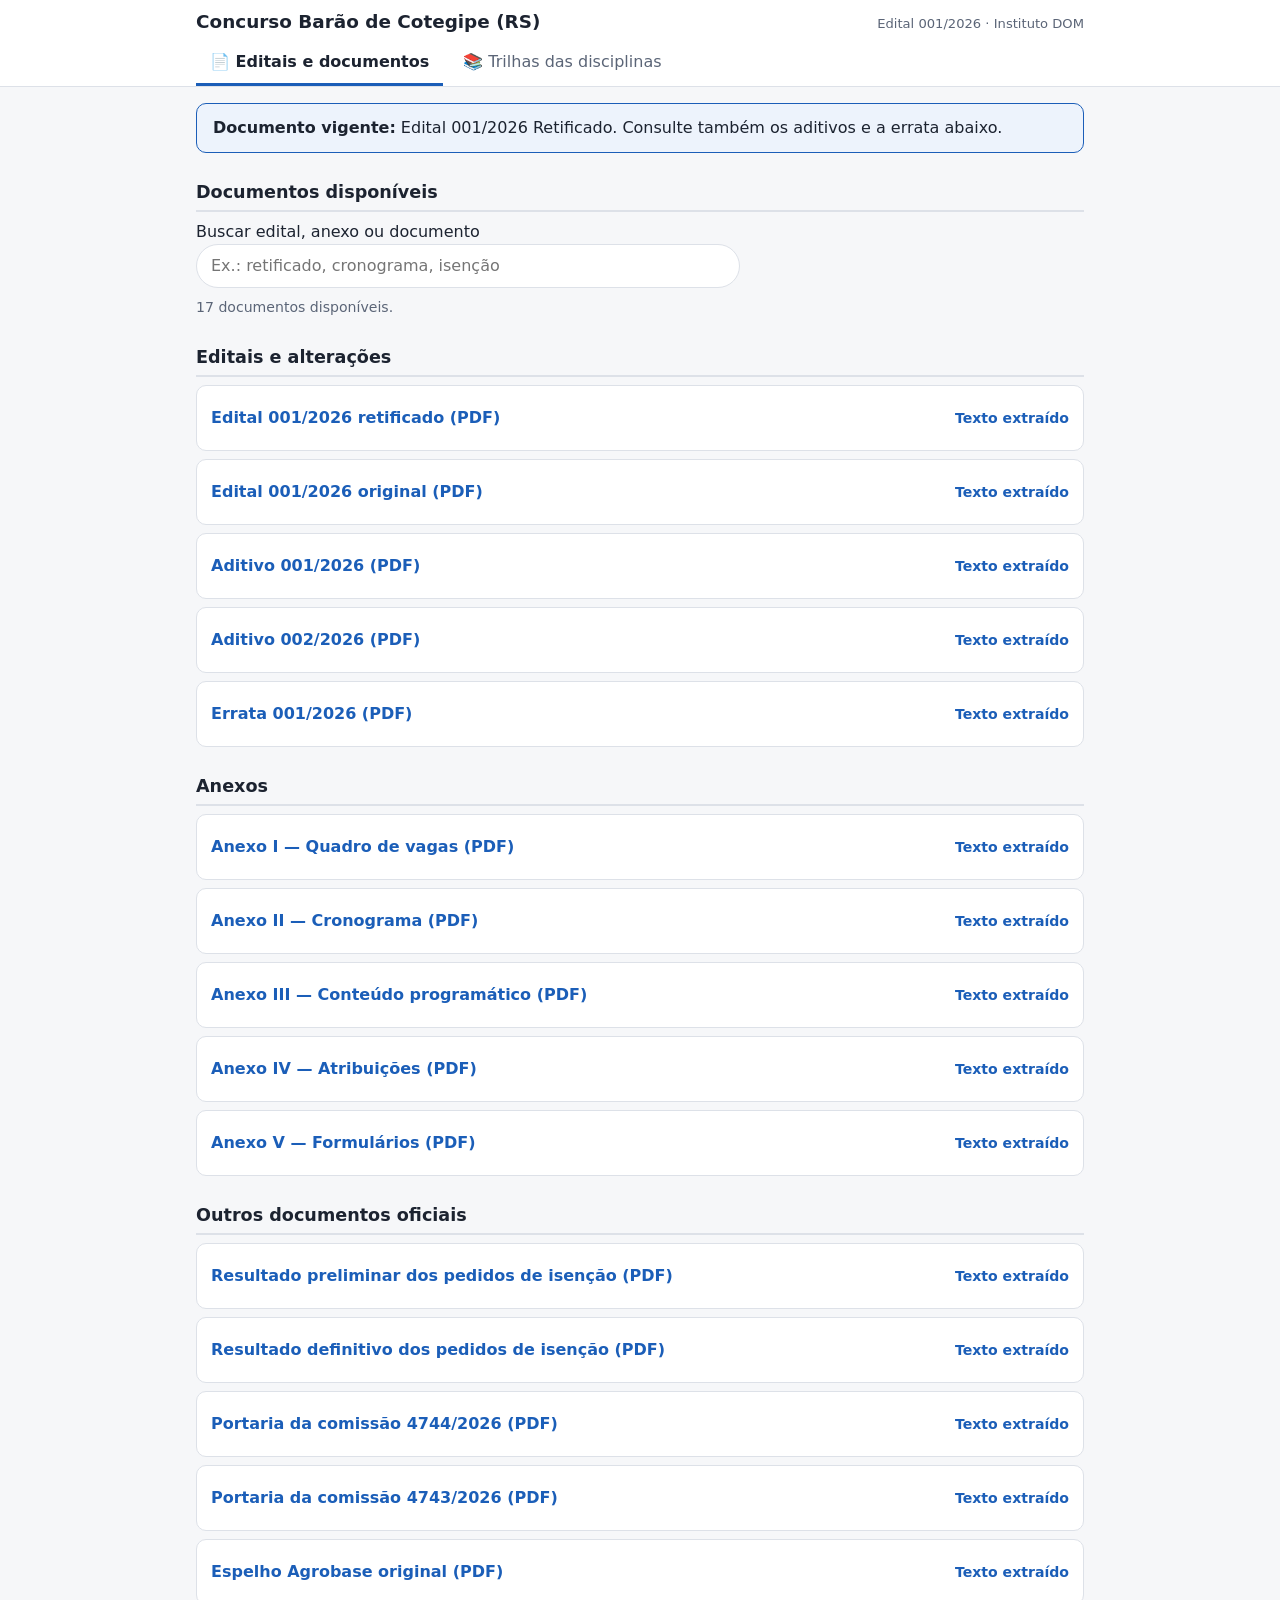
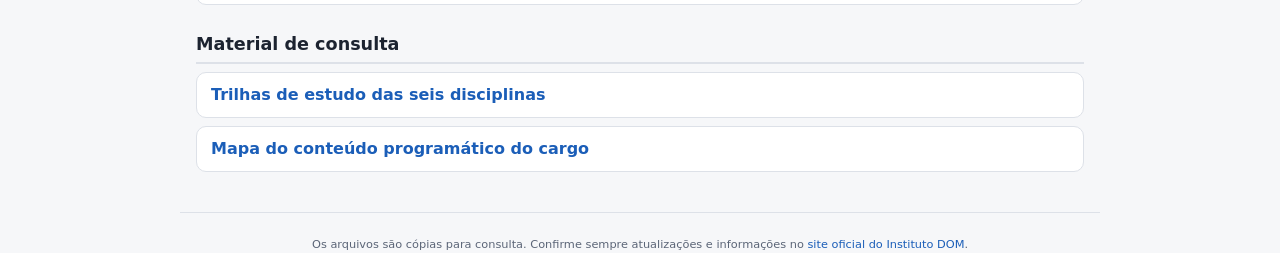
<file: edital/index.html>
<!DOCTYPE html>
<html lang="pt-BR">
<head>
  <meta charset="utf-8">
  <meta name="viewport" content="width=device-width, initial-scale=1">
  <meta name="description" content="Editais, aditivos, anexos e documentos oficiais do Concurso de Barão de Cotegipe (RS), Edital 001/2026.">
  <title>Edital 001/2026 — Barão de Cotegipe (RS)</title>
  <link rel="stylesheet" href="site.css">
</head>
<body>
  <header class="topo">
    <div class="wrap">
      <div class="topo-linha">
        <h1>Concurso Barão de Cotegipe (RS)</h1>
        <span class="topo-sub">Edital 001/2026 · Instituto DOM</span>
      </div>
      <nav class="abas" aria-label="Seções do site">
        <a href="index.html" aria-current="page">📄 Editais e documentos</a>
        <a href="disciplinas/index.html">📚 Trilhas das disciplinas</a>
      </nav>
    </div>
  </header>


  <main class="wrap">
    <p class="destaque"><strong>Documento vigente:</strong> Edital 001/2026 Retificado. Consulte também os aditivos e a errata abaixo.</p>
    <h2 id="documentos">Documentos disponíveis</h2>
    <label for="busca">Buscar edital, anexo ou documento</label><br>
    <input class="busca" type="search" id="busca" placeholder="Ex.: retificado, cronograma, isenção" aria-describedby="resultado-busca">
    <p class="resultado-busca" id="resultado-busca" role="status" aria-live="polite"></p>

    <section aria-labelledby="editais-heading">
    <h2 id="editais-heading">Editais e alterações</h2>
    <ul class="lista">
      <li><a href="oficial/01-edital-001-2026-RETIFICADO.pdf">Edital 001/2026 retificado (PDF)</a> <span class="formatos"><a href="texto/01-edital-001-2026-RETIFICADO.txt">Texto extraído</a></span></li>
      <li><a href="oficial/02-edital-001-2026-original.pdf">Edital 001/2026 original (PDF)</a> <span class="formatos"><a href="texto/02-edital-001-2026-original.txt">Texto extraído</a></span></li>
      <li><a href="oficial/03-aditivo-001-26.pdf">Aditivo 001/2026 (PDF)</a> <span class="formatos"><a href="texto/03-aditivo-001-26.txt">Texto extraído</a></span></li>
      <li><a href="oficial/04-aditivo-002-26.pdf">Aditivo 002/2026 (PDF)</a> <span class="formatos"><a href="texto/04-aditivo-002-26.txt">Texto extraído</a></span></li>
      <li><a href="oficial/05-errata-001-26.pdf">Errata 001/2026 (PDF)</a> <span class="formatos"><a href="texto/05-errata-001-26.txt">Texto extraído</a></span></li>
    </ul>
    </section>

    <section aria-labelledby="anexos-heading">
    <h2 id="anexos-heading">Anexos</h2>
    <ul class="lista">
      <li><a href="oficial/10-anexo-I-quadro-de-vagas.pdf">Anexo I — Quadro de vagas (PDF)</a> <span class="formatos"><a href="texto/10-anexo-I-quadro-de-vagas.txt">Texto extraído</a></span></li>
      <li><a href="oficial/11-anexo-II-cronograma.pdf">Anexo II — Cronograma (PDF)</a> <span class="formatos"><a href="texto/11-anexo-II-cronograma.txt">Texto extraído</a></span></li>
      <li><a href="oficial/12-anexo-III-conteudo-programatico.pdf">Anexo III — Conteúdo programático (PDF)</a> <span class="formatos"><a href="texto/12-anexo-III-conteudo-programatico.txt">Texto extraído</a></span></li>
      <li><a href="oficial/13-anexo-IV-atribuicoes.pdf">Anexo IV — Atribuições (PDF)</a> <span class="formatos"><a href="texto/13-anexo-IV-atribuicoes.txt">Texto extraído</a></span></li>
      <li><a href="oficial/14-anexo-V-formularios.pdf">Anexo V — Formulários (PDF)</a> <span class="formatos"><a href="texto/14-anexo-V-formularios.txt">Texto extraído</a></span></li>
    </ul>
    </section>

    <section aria-labelledby="outros-heading">
    <h2 id="outros-heading">Outros documentos oficiais</h2>
    <ul class="lista">
      <li><a href="oficial/20-isencao-preliminar.pdf">Resultado preliminar dos pedidos de isenção (PDF)</a> <span class="formatos"><a href="texto/20-isencao-preliminar.txt">Texto extraído</a></span></li>
      <li><a href="oficial/21-isencao-definitivo.pdf">Resultado definitivo dos pedidos de isenção (PDF)</a> <span class="formatos"><a href="texto/21-isencao-definitivo.txt">Texto extraído</a></span></li>
      <li><a href="oficial/30-portaria-comissao-4744-26.pdf">Portaria da comissão 4744/2026 (PDF)</a> <span class="formatos"><a href="texto/30-portaria-comissao-4744-26.txt">Texto extraído</a></span></li>
      <li><a href="oficial/31-portaria-comissao-4743-26.pdf">Portaria da comissão 4743/2026 (PDF)</a> <span class="formatos"><a href="texto/31-portaria-comissao-4743-26.txt">Texto extraído</a></span></li>
      <li><a href="oficial/99-espelho-agrobase-original.pdf">Espelho Agrobase original (PDF)</a> <span class="formatos"><a href="texto/99-espelho-agrobase-original.txt">Texto extraído</a></span></li>
    </ul>
    </section>

    <section aria-labelledby="consulta-heading">
    <h2 id="consulta-heading">Material de consulta</h2>
    <ul class="lista">
      <li><a href="disciplinas/index.html">Trilhas de estudo das seis disciplinas</a></li>
      <li><a href="MAPA-DO-PROGRAMA.md">Mapa do conteúdo programático do cargo</a></li>
    </ul>
    </section>
  </main>
  <footer class="wrap rodape">
    <small>Os arquivos são cópias para consulta. Confirme sempre atualizações e informações no <a href="https://institutodom.com/informacoes/95/">site oficial do Instituto DOM</a>.</small>
  </footer>
  <script>
    (function () {
      var busca = document.getElementById('busca');
      var resultado = document.getElementById('resultado-busca');
      var secoes = Array.prototype.slice.call(document.querySelectorAll('main section'));
      var itens = [];

      secoes.forEach(function (secao) {
        Array.prototype.forEach.call(secao.querySelectorAll('li'), function (item) {
          itens.push({ elemento: item, secao: secao, texto: item.textContent });
        });
      });

      function normalizar(texto) {
        return texto.toLocaleLowerCase('pt-BR').normalize('NFD').replace(/[\u0300-\u036f]/g, '');
      }

      busca.addEventListener('input', function () {
        var termo = normalizar(busca.value.trim());
        var encontrados = 0;
        var porSecao = new Map();

        itens.forEach(function (item) {
          var visivel = !termo || normalizar(item.texto).indexOf(termo) !== -1;
          item.elemento.hidden = !visivel;
          if (visivel) {
            encontrados++;
            porSecao.set(item.secao, true);
          }
        });

        secoes.forEach(function (secao) {
          secao.hidden = termo.length > 0 && !porSecao.has(secao);
        });

        resultado.textContent = termo
          ? encontrados + (encontrados === 1 ? ' documento encontrado.' : ' documentos encontrados.')
          : itens.length + ' documentos disponíveis.';
      });

      busca.dispatchEvent(new Event('input'));
    })();
  </script>
</body>
</html>
</file>
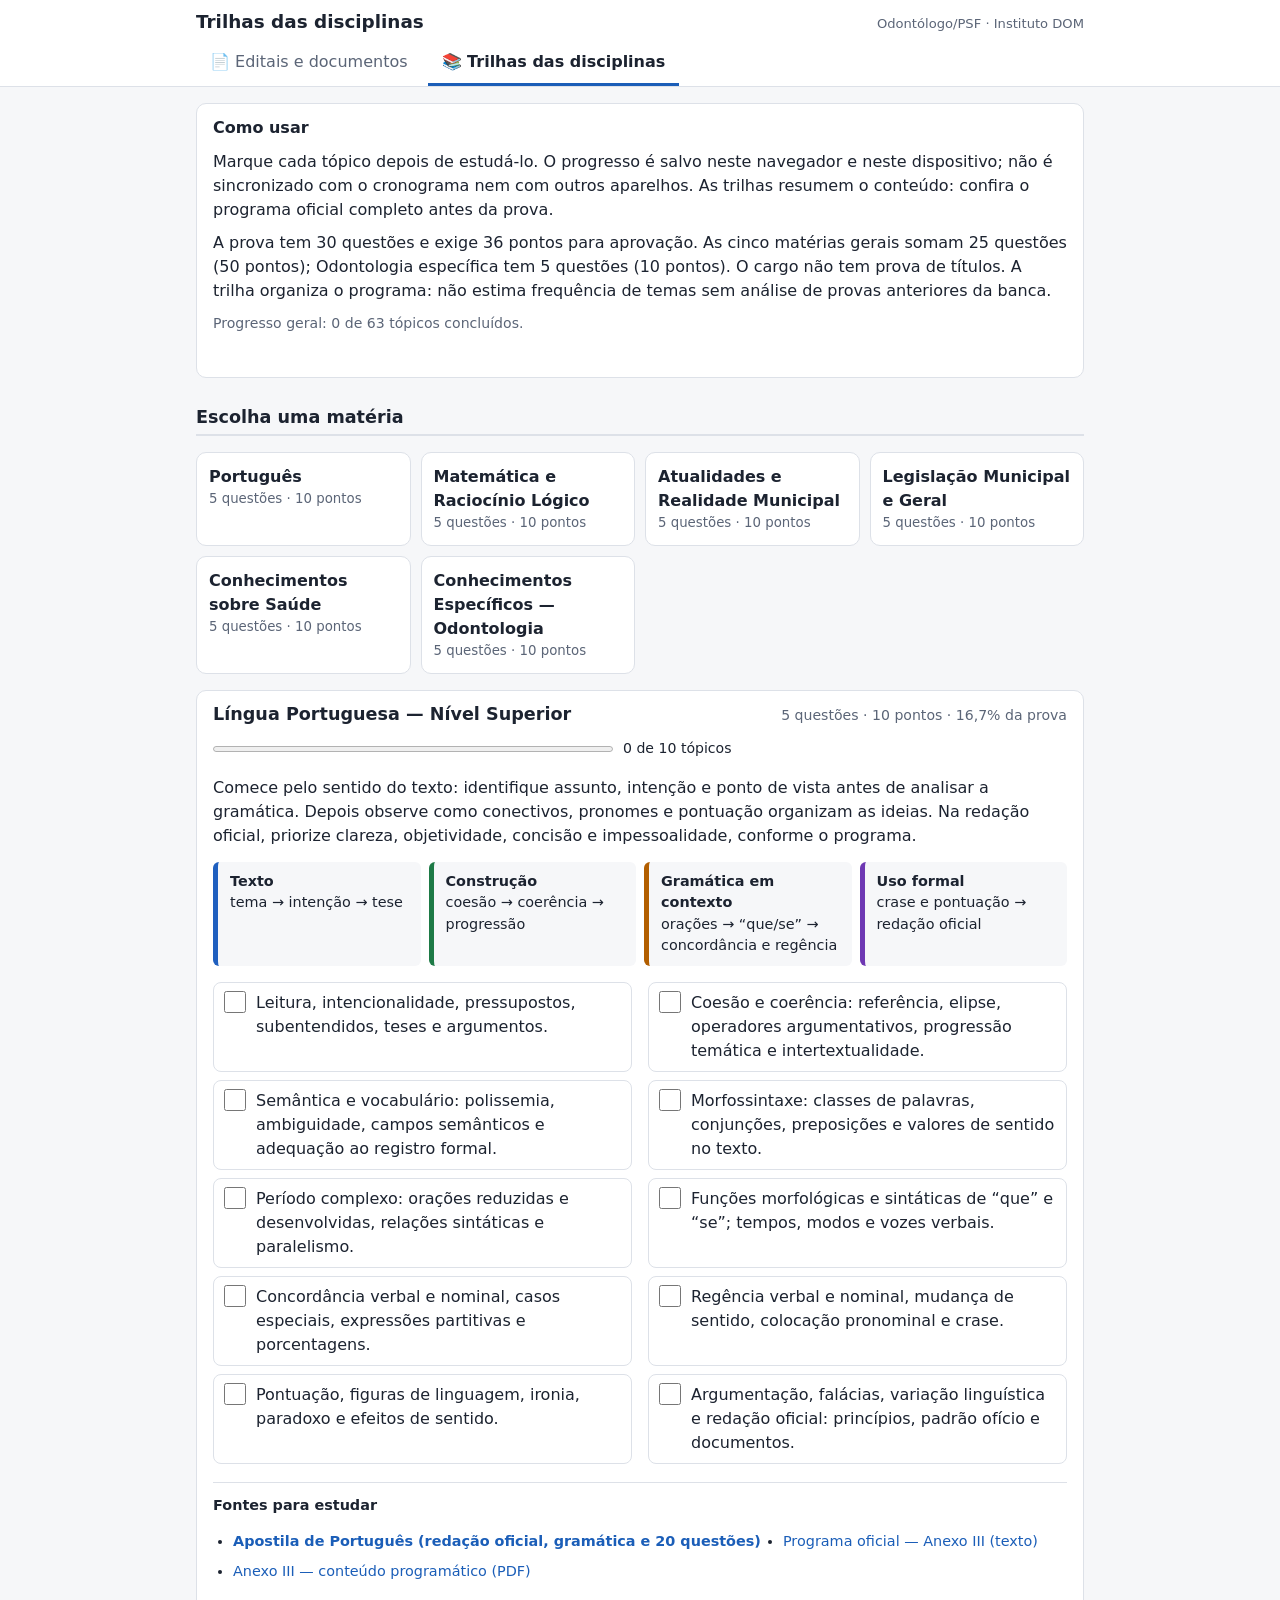
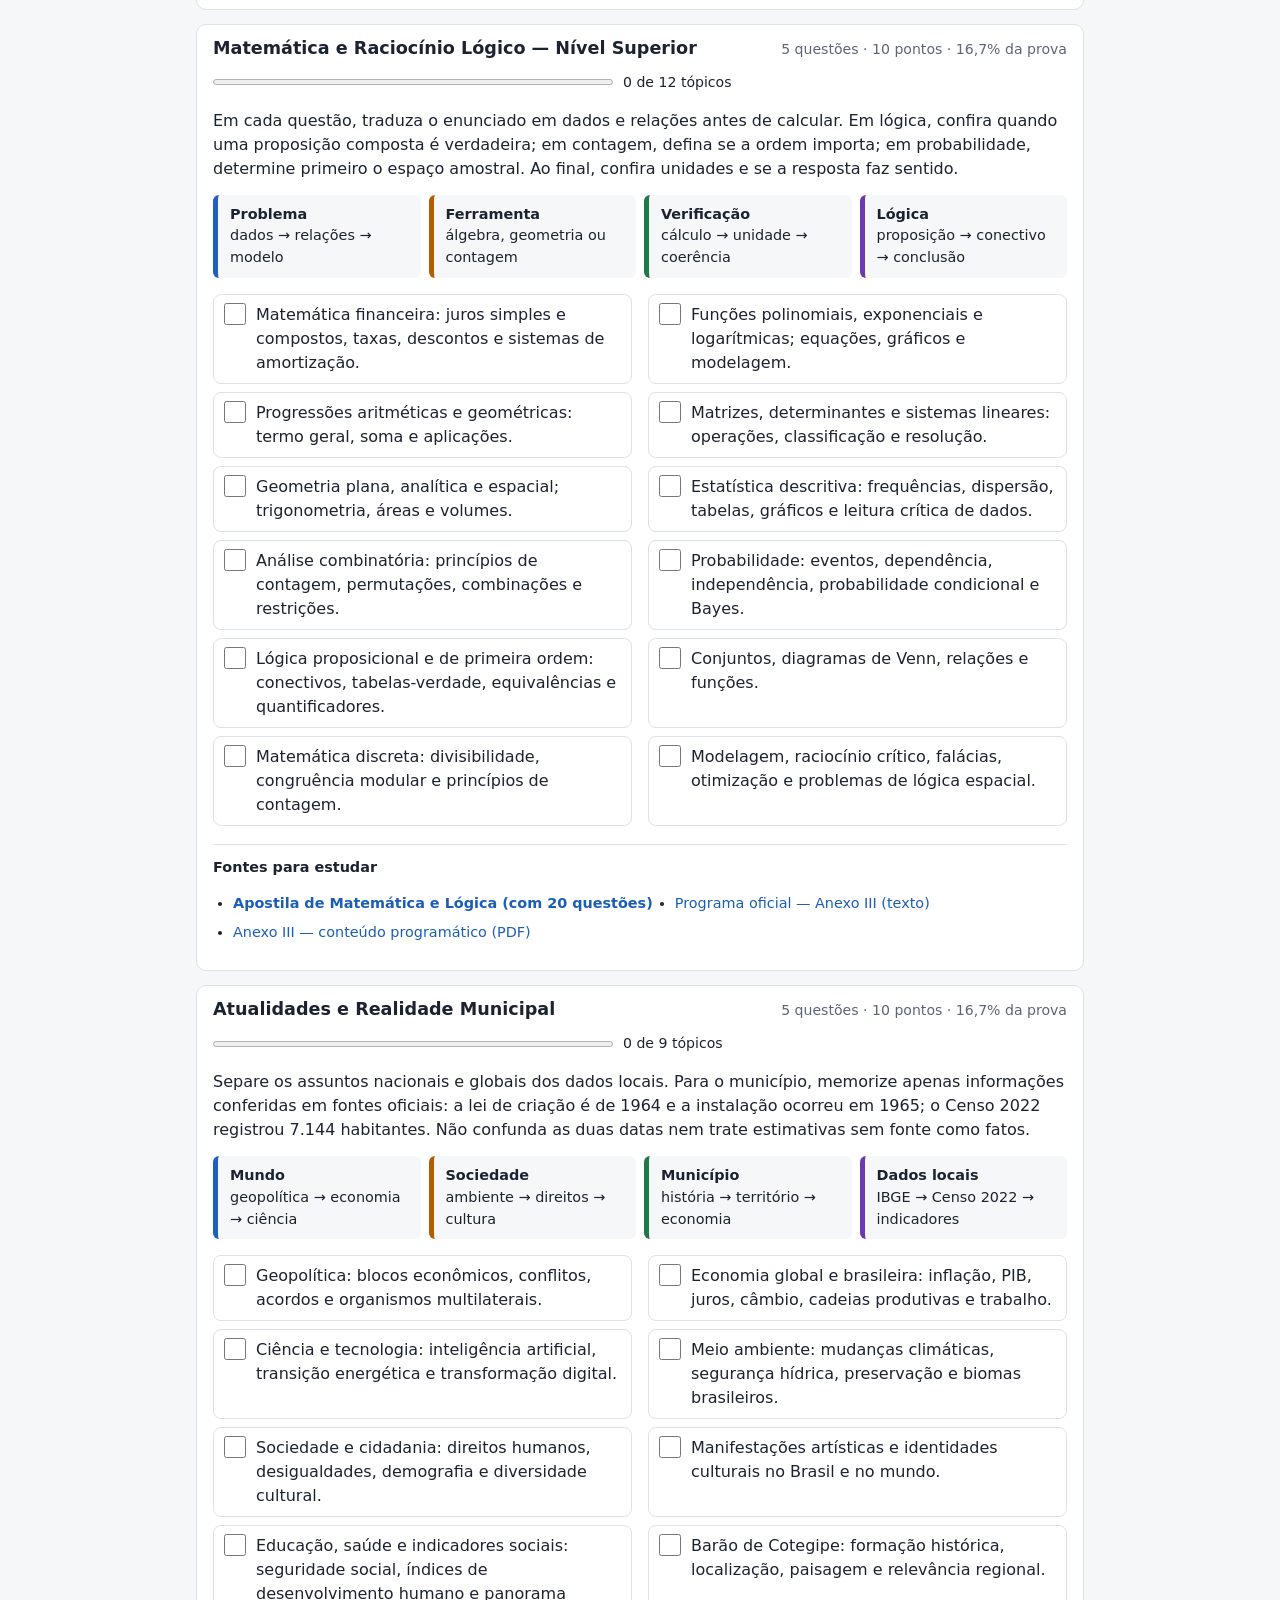
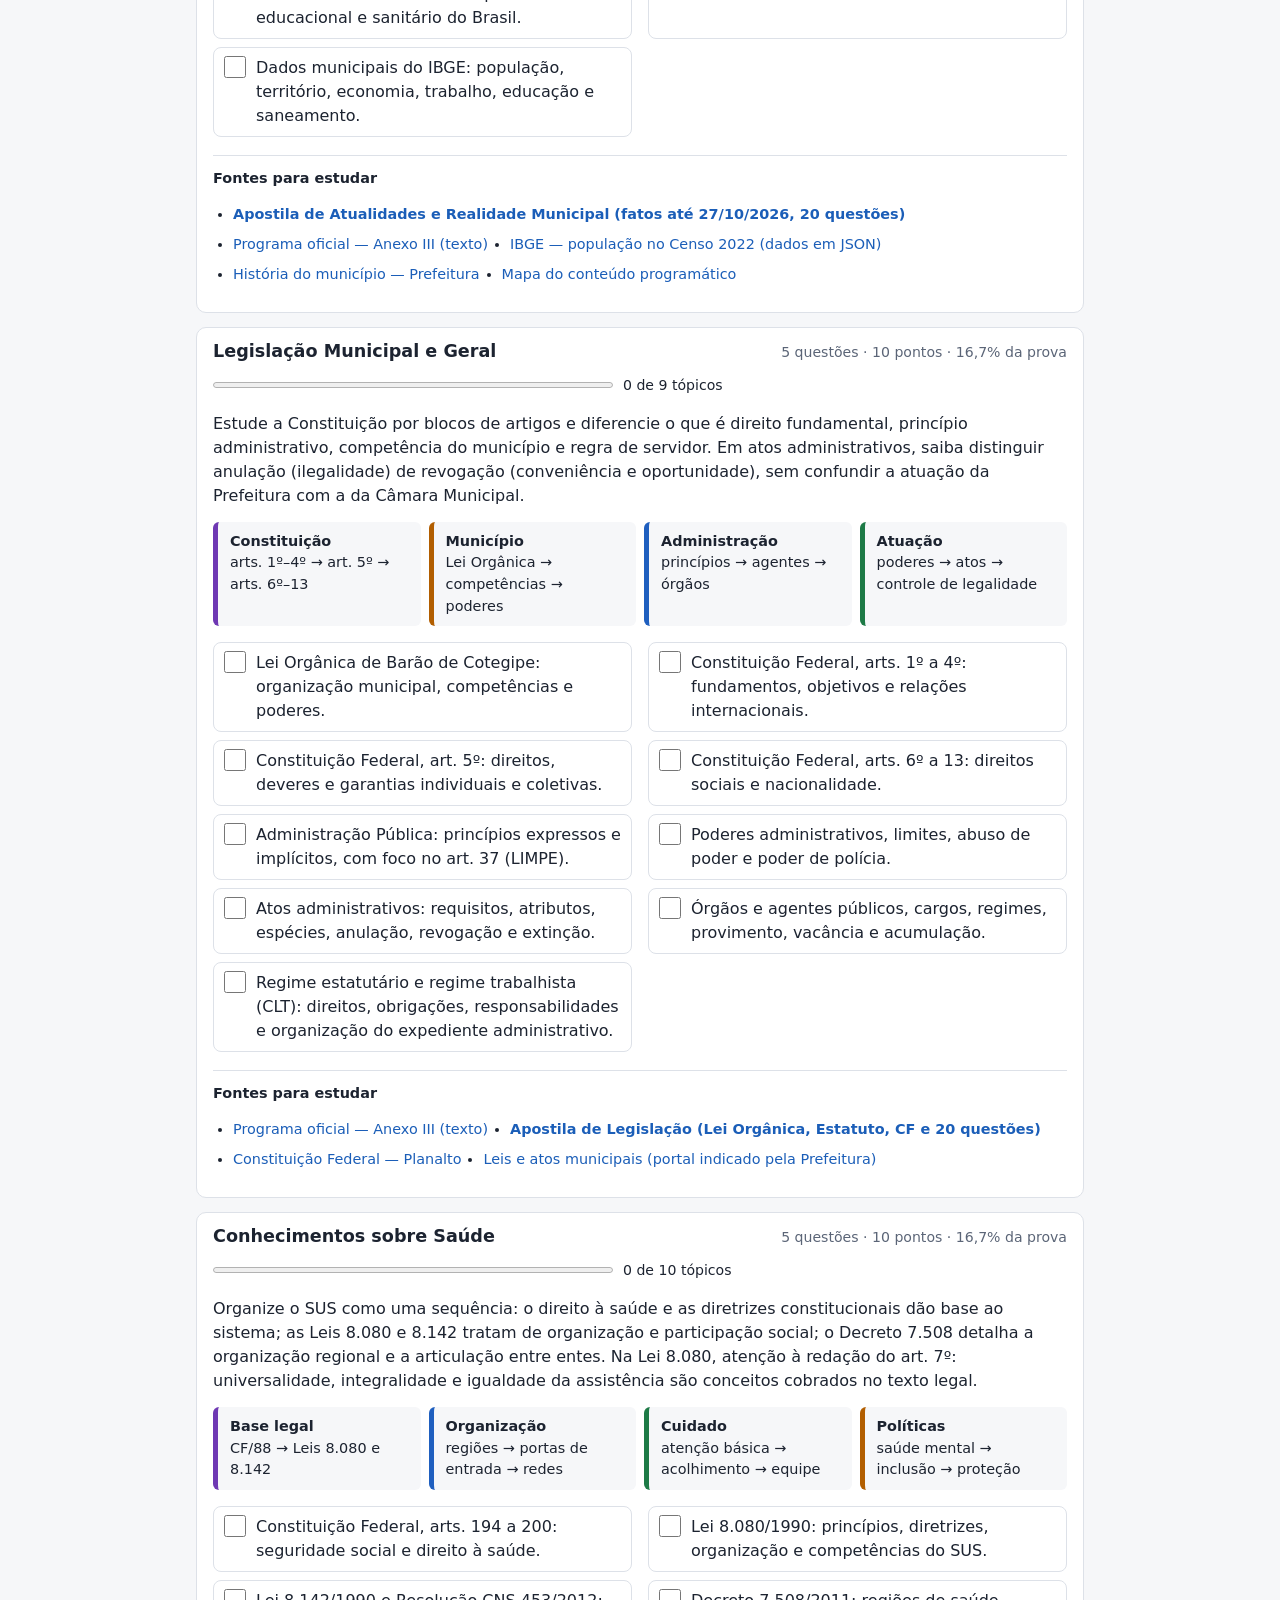
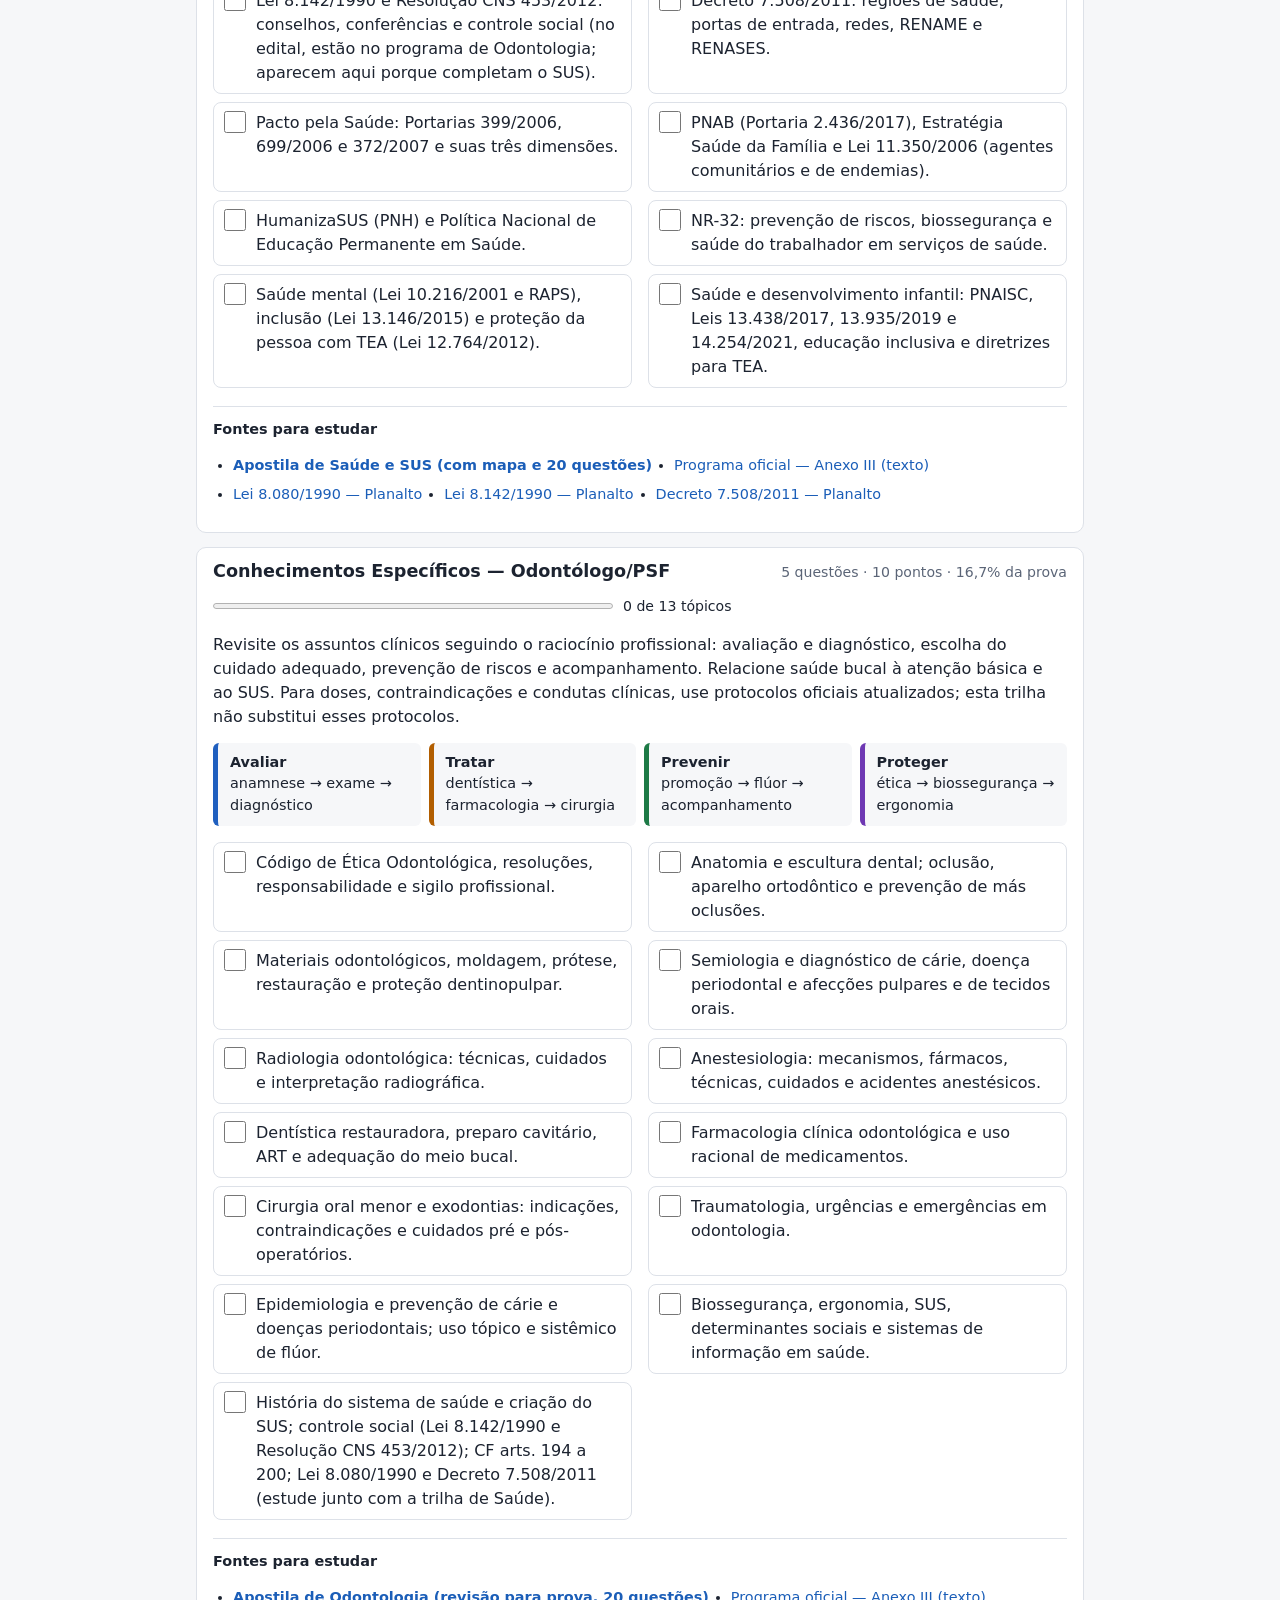
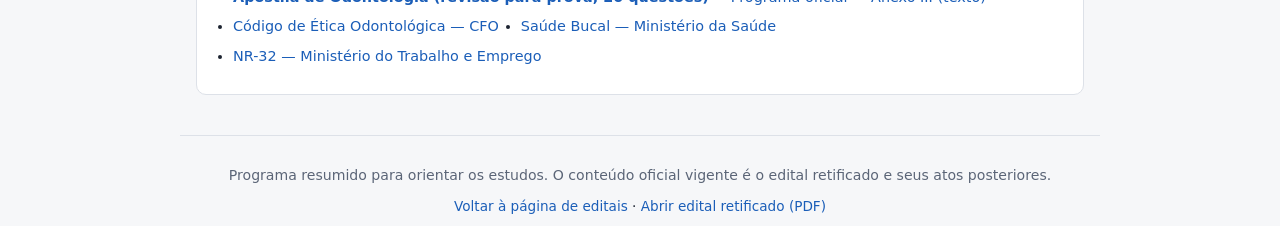
<file: edital/disciplinas/index.html>
<!DOCTYPE html>
<html lang="pt-BR">
<head>
  <meta charset="utf-8">
  <meta name="viewport" content="width=device-width, initial-scale=1">
  <meta name="description" content="Trilhas de estudo e acompanhamento das seis disciplinas do concurso de Odontólogo/PSF de Barão de Cotegipe.">
  <title>Disciplinas — Concurso Barão de Cotegipe</title>
  <link rel="stylesheet" href="../site.css">
</head>
<body>
  <header class="topo">
    <div class="wrap">
      <div class="topo-linha">
        <h1>Trilhas das disciplinas</h1>
        <span class="topo-sub">Odontólogo/PSF · Instituto DOM</span>
      </div>
      <nav class="abas" aria-label="Seções do site">
        <a href="../index.html">📄 Editais e documentos</a>
        <a href="../disciplinas/index.html" aria-current="page">📚 Trilhas das disciplinas</a>
      </nav>
    </div>
  </header>
  <div class="wrap">
    <div class="intro">
      <strong>Como usar</strong>
      <p>Marque cada tópico depois de estudá-lo. O progresso é salvo neste navegador e neste dispositivo; não é sincronizado com o cronograma nem com outros aparelhos. As trilhas resumem o conteúdo: confira o programa oficial completo antes da prova.</p>
      <p>A prova tem 30 questões e exige 36 pontos para aprovação. As cinco matérias gerais somam 25 questões (50 pontos); Odontologia específica tem 5 questões (10 pontos). O cargo não tem prova de títulos. A trilha organiza o programa: não estima frequência de temas sem análise de provas anteriores da banca.</p>
      <p id="progresso-geral" class="aviso" role="status" aria-live="polite">Progresso: carregando…</p>
      <p id="status-progresso" class="aviso" aria-live="polite"></p>
    </div>
    <h2>Escolha uma matéria</h2>
    <nav aria-label="Disciplinas da prova">
      <ul class="atalhos">
        <li><a href="#portugues"><strong>Português</strong><small>5 questões · 10 pontos</small></a></li>
        <li><a href="#matematica"><strong>Matemática e Raciocínio Lógico</strong><small>5 questões · 10 pontos</small></a></li>
        <li><a href="#atualidades"><strong>Atualidades e Realidade Municipal</strong><small>5 questões · 10 pontos</small></a></li>
        <li><a href="#legislacao"><strong>Legislação Municipal e Geral</strong><small>5 questões · 10 pontos</small></a></li>
        <li><a href="#saude"><strong>Conhecimentos sobre Saúde</strong><small>5 questões · 10 pontos</small></a></li>
        <li><a href="#odontologia"><strong>Conhecimentos Específicos — Odontologia</strong><small>5 questões · 10 pontos</small></a></li>
      </ul>
    </nav>
  </div>

  <main class="wrap">
    <article class="disciplina" id="portugues" data-disciplina="portugues">
      <div class="disciplina-topo">
        <h2>Língua Portuguesa — Nível Superior</h2>
        <span class="peso">5 questões · 10 pontos · 16,7% da prova</span>
      </div>
      <div class="progresso-linha"><progress max="10" value="0" aria-label="Progresso em Língua Portuguesa"></progress><span class="contagem">0 de 10 tópicos</span></div>
      <p class="explicacao">Comece pelo sentido do texto: identifique assunto, intenção e ponto de vista antes de analisar a gramática. Depois observe como conectivos, pronomes e pontuação organizam as ideias. Na redação oficial, priorize clareza, objetividade, concisão e impessoalidade, conforme o programa.</p>
      <div class="mapa" aria-label="Mapa de estudo de Português">
        <div class="ramo conceito"><strong>Texto</strong>tema → intenção → tese</div>
        <div class="ramo dica"><strong>Construção</strong>coesão → coerência → progressão</div>
        <div class="ramo foco"><strong>Gramática em contexto</strong>orações → “que/se” → concordância e regência</div>
        <div class="ramo numero"><strong>Uso formal</strong>crase e pontuação → redação oficial</div>
      </div>
      <ul class="topicos">
        <li><label><input type="checkbox" data-topico="interpretacao"><span>Leitura, intencionalidade, pressupostos, subentendidos, teses e argumentos.</span></label></li>
        <li><label><input type="checkbox" data-topico="coesao"><span>Coesão e coerência: referência, elipse, operadores argumentativos, progressão temática e intertextualidade.</span></label></li>
        <li><label><input type="checkbox" data-topico="semantica"><span>Semântica e vocabulário: polissemia, ambiguidade, campos semânticos e adequação ao registro formal.</span></label></li>
        <li><label><input type="checkbox" data-topico="morfossintaxe"><span>Morfossintaxe: classes de palavras, conjunções, preposições e valores de sentido no texto.</span></label></li>
        <li><label><input type="checkbox" data-topico="periodo"><span>Período complexo: orações reduzidas e desenvolvidas, relações sintáticas e paralelismo.</span></label></li>
        <li><label><input type="checkbox" data-topico="que-se"><span>Funções morfológicas e sintáticas de “que” e “se”; tempos, modos e vozes verbais.</span></label></li>
        <li><label><input type="checkbox" data-topico="concordancia"><span>Concordância verbal e nominal, casos especiais, expressões partitivas e porcentagens.</span></label></li>
        <li><label><input type="checkbox" data-topico="regencia-crase"><span>Regência verbal e nominal, mudança de sentido, colocação pronominal e crase.</span></label></li>
        <li><label><input type="checkbox" data-topico="pontuacao"><span>Pontuação, figuras de linguagem, ironia, paradoxo e efeitos de sentido.</span></label></li>
        <li><label><input type="checkbox" data-topico="redacao-oficial"><span>Argumentação, falácias, variação linguística e redação oficial: princípios, padrão ofício e documentos.</span></label></li>
      </ul>
      <div class="fontes">
        <strong>Fontes para estudar</strong>
        <ul>
          <li><a href="../apostilas/portugues.html"><strong>Apostila de Português (redação oficial, gramática e 20 questões)</strong></a></li>
          <li><a href="../texto/12-anexo-III-conteudo-programatico.txt">Programa oficial — Anexo III (texto)</a></li>
          <li><a href="../oficial/12-anexo-III-conteudo-programatico.pdf">Anexo III — conteúdo programático (PDF)</a></li>
        </ul>
      </div>
    </article>

    <article class="disciplina" id="matematica" data-disciplina="matematica">
      <div class="disciplina-topo">
        <h2>Matemática e Raciocínio Lógico — Nível Superior</h2>
        <span class="peso">5 questões · 10 pontos · 16,7% da prova</span>
      </div>
      <div class="progresso-linha"><progress max="12" value="0" aria-label="Progresso em Matemática e Raciocínio Lógico"></progress><span class="contagem">0 de 12 tópicos</span></div>
      <p class="explicacao">Em cada questão, traduza o enunciado em dados e relações antes de calcular. Em lógica, confira quando uma proposição composta é verdadeira; em contagem, defina se a ordem importa; em probabilidade, determine primeiro o espaço amostral. Ao final, confira unidades e se a resposta faz sentido.</p>
      <div class="mapa" aria-label="Mapa de estudo de Matemática e Raciocínio Lógico">
        <div class="ramo conceito"><strong>Problema</strong>dados → relações → modelo</div>
        <div class="ramo foco"><strong>Ferramenta</strong>álgebra, geometria ou contagem</div>
        <div class="ramo dica"><strong>Verificação</strong>cálculo → unidade → coerência</div>
        <div class="ramo numero"><strong>Lógica</strong>proposição → conectivo → conclusão</div>
      </div>
      <ul class="topicos">
        <li><label><input type="checkbox" data-topico="financeira"><span>Matemática financeira: juros simples e compostos, taxas, descontos e sistemas de amortização.</span></label></li>
        <li><label><input type="checkbox" data-topico="funcoes"><span>Funções polinomiais, exponenciais e logarítmicas; equações, gráficos e modelagem.</span></label></li>
        <li><label><input type="checkbox" data-topico="pa-pg"><span>Progressões aritméticas e geométricas: termo geral, soma e aplicações.</span></label></li>
        <li><label><input type="checkbox" data-topico="matrizes"><span>Matrizes, determinantes e sistemas lineares: operações, classificação e resolução.</span></label></li>
        <li><label><input type="checkbox" data-topico="geometrias"><span>Geometria plana, analítica e espacial; trigonometria, áreas e volumes.</span></label></li>
        <li><label><input type="checkbox" data-topico="estatistica"><span>Estatística descritiva: frequências, dispersão, tabelas, gráficos e leitura crítica de dados.</span></label></li>
        <li><label><input type="checkbox" data-topico="combinatoria"><span>Análise combinatória: princípios de contagem, permutações, combinações e restrições.</span></label></li>
        <li><label><input type="checkbox" data-topico="probabilidade"><span>Probabilidade: eventos, dependência, independência, probabilidade condicional e Bayes.</span></label></li>
        <li><label><input type="checkbox" data-topico="logica"><span>Lógica proposicional e de primeira ordem: conectivos, tabelas-verdade, equivalências e quantificadores.</span></label></li>
        <li><label><input type="checkbox" data-topico="conjuntos"><span>Conjuntos, diagramas de Venn, relações e funções.</span></label></li>
        <li><label><input type="checkbox" data-topico="discreta"><span>Matemática discreta: divisibilidade, congruência modular e princípios de contagem.</span></label></li>
        <li><label><input type="checkbox" data-topico="modelagem"><span>Modelagem, raciocínio crítico, falácias, otimização e problemas de lógica espacial.</span></label></li>
      </ul>
      <div class="fontes">
        <strong>Fontes para estudar</strong>
        <ul>
          <li><a href="../apostilas/matematica.html"><strong>Apostila de Matemática e Lógica (com 20 questões)</strong></a></li>
          <li><a href="../texto/12-anexo-III-conteudo-programatico.txt">Programa oficial — Anexo III (texto)</a></li>
          <li><a href="../oficial/12-anexo-III-conteudo-programatico.pdf">Anexo III — conteúdo programático (PDF)</a></li>
        </ul>
      </div>
    </article>

    <article class="disciplina" id="atualidades" data-disciplina="atualidades">
      <div class="disciplina-topo">
        <h2>Atualidades e Realidade Municipal</h2>
        <span class="peso">5 questões · 10 pontos · 16,7% da prova</span>
      </div>
      <div class="progresso-linha"><progress max="9" value="0" aria-label="Progresso em Atualidades e Realidade Municipal"></progress><span class="contagem">0 de 9 tópicos</span></div>
      <p class="explicacao">Separe os assuntos nacionais e globais dos dados locais. Para o município, memorize apenas informações conferidas em fontes oficiais: a lei de criação é de 1964 e a instalação ocorreu em 1965; o Censo 2022 registrou 7.144 habitantes. Não confunda as duas datas nem trate estimativas sem fonte como fatos.</p>
      <div class="mapa" aria-label="Mapa de estudo de Atualidades e Realidade Municipal">
        <div class="ramo conceito"><strong>Mundo</strong>geopolítica → economia → ciência</div>
        <div class="ramo foco"><strong>Sociedade</strong>ambiente → direitos → cultura</div>
        <div class="ramo dica"><strong>Município</strong>história → território → economia</div>
        <div class="ramo numero"><strong>Dados locais</strong>IBGE → Censo 2022 → indicadores</div>
      </div>
      <ul class="topicos">
        <li><label><input type="checkbox" data-topico="geopolitica"><span>Geopolítica: blocos econômicos, conflitos, acordos e organismos multilaterais.</span></label></li>
        <li><label><input type="checkbox" data-topico="economia"><span>Economia global e brasileira: inflação, PIB, juros, câmbio, cadeias produtivas e trabalho.</span></label></li>
        <li><label><input type="checkbox" data-topico="ciencia"><span>Ciência e tecnologia: inteligência artificial, transição energética e transformação digital.</span></label></li>
        <li><label><input type="checkbox" data-topico="ambiente"><span>Meio ambiente: mudanças climáticas, segurança hídrica, preservação e biomas brasileiros.</span></label></li>
        <li><label><input type="checkbox" data-topico="cidadania"><span>Sociedade e cidadania: direitos humanos, desigualdades, demografia e diversidade cultural.</span></label></li>
        <li><label><input type="checkbox" data-topico="cultura"><span>Manifestações artísticas e identidades culturais no Brasil e no mundo.</span></label></li>
        <li><label><input type="checkbox" data-topico="indicadores-sociais"><span>Educação, saúde e indicadores sociais: seguridade social, índices de desenvolvimento humano e panorama educacional e sanitário do Brasil.</span></label></li>
        <li><label><input type="checkbox" data-topico="municipio"><span>Barão de Cotegipe: formação histórica, localização, paisagem e relevância regional.</span></label></li>
        <li><label><input type="checkbox" data-topico="ibge"><span>Dados municipais do IBGE: população, território, economia, trabalho, educação e saneamento.</span></label></li>
      </ul>
      <div class="fontes">
        <strong>Fontes para estudar</strong>
        <ul>
          <li><a href="../apostilas/atualidades.html"><strong>Apostila de Atualidades e Realidade Municipal (fatos até 27/10/2026, 20 questões)</strong></a></li>
          <li><a href="../texto/12-anexo-III-conteudo-programatico.txt">Programa oficial — Anexo III (texto)</a></li>
          <li><a href="https://servicodados.ibge.gov.br/api/v3/agregados/4709/periodos/2022/variaveis/93?localidades=N6%5B4301701%5D" target="_blank" rel="noopener">IBGE — população no Censo 2022 (dados em JSON)</a></li>
          <li><a href="https://baraodecotegipe.rs.gov.br/site/historia" target="_blank" rel="noopener">História do município — Prefeitura</a></li>
          <li><a href="../MAPA-DO-PROGRAMA.md">Mapa do conteúdo programático</a></li>
        </ul>
      </div>
    </article>

    <article class="disciplina" id="legislacao" data-disciplina="legislacao">
      <div class="disciplina-topo">
        <h2>Legislação Municipal e Geral</h2>
        <span class="peso">5 questões · 10 pontos · 16,7% da prova</span>
      </div>
      <div class="progresso-linha"><progress max="9" value="0" aria-label="Progresso em Legislação Municipal e Geral"></progress><span class="contagem">0 de 9 tópicos</span></div>
      <p class="explicacao">Estude a Constituição por blocos de artigos e diferencie o que é direito fundamental, princípio administrativo, competência do município e regra de servidor. Em atos administrativos, saiba distinguir anulação (ilegalidade) de revogação (conveniência e oportunidade), sem confundir a atuação da Prefeitura com a da Câmara Municipal.</p>
      <div class="mapa" aria-label="Mapa de estudo de Legislação">
        <div class="ramo numero"><strong>Constituição</strong>arts. 1º–4º → art. 5º → arts. 6º–13</div>
        <div class="ramo foco"><strong>Município</strong>Lei Orgânica → competências → poderes</div>
        <div class="ramo conceito"><strong>Administração</strong>princípios → agentes → órgãos</div>
        <div class="ramo dica"><strong>Atuação</strong>poderes → atos → controle de legalidade</div>
      </div>
      <ul class="topicos">
        <li><label><input type="checkbox" data-topico="lei-organica"><span>Lei Orgânica de Barão de Cotegipe: organização municipal, competências e poderes.</span></label></li>
        <li><label><input type="checkbox" data-topico="fundamentos"><span>Constituição Federal, arts. 1º a 4º: fundamentos, objetivos e relações internacionais.</span></label></li>
        <li><label><input type="checkbox" data-topico="artigo5"><span>Constituição Federal, art. 5º: direitos, deveres e garantias individuais e coletivas.</span></label></li>
        <li><label><input type="checkbox" data-topico="direitos-sociais"><span>Constituição Federal, arts. 6º a 13: direitos sociais e nacionalidade.</span></label></li>
        <li><label><input type="checkbox" data-topico="limpe"><span>Administração Pública: princípios expressos e implícitos, com foco no art. 37 (LIMPE).</span></label></li>
        <li><label><input type="checkbox" data-topico="poderes"><span>Poderes administrativos, limites, abuso de poder e poder de polícia.</span></label></li>
        <li><label><input type="checkbox" data-topico="atos"><span>Atos administrativos: requisitos, atributos, espécies, anulação, revogação e extinção.</span></label></li>
        <li><label><input type="checkbox" data-topico="agentes"><span>Órgãos e agentes públicos, cargos, regimes, provimento, vacância e acumulação.</span></label></li>
        <li><label><input type="checkbox" data-topico="regimes"><span>Regime estatutário e regime trabalhista (CLT): direitos, obrigações, responsabilidades e organização do expediente administrativo.</span></label></li>
      </ul>
      <div class="fontes">
        <strong>Fontes para estudar</strong>
        <ul>
          <li><a href="../texto/12-anexo-III-conteudo-programatico.txt">Programa oficial — Anexo III (texto)</a></li>
          <li><a href="../apostilas/legislacao.html"><strong>Apostila de Legislação (Lei Orgânica, Estatuto, CF e 20 questões)</strong></a></li>
          <li><a href="https://www.planalto.gov.br/ccivil_03/constituicao/constituicao.htm" target="_blank" rel="noopener">Constituição Federal — Planalto</a></li>
          <li><a href="https://cespro.com.br/pesquisaLegislacao.php?cdMunicipio=7259&amp;cdTipo=0" target="_blank" rel="noopener">Leis e atos municipais (portal indicado pela Prefeitura)</a></li>
        </ul>
      </div>
    </article>

    <article class="disciplina" id="saude" data-disciplina="saude">
      <div class="disciplina-topo">
        <h2>Conhecimentos sobre Saúde</h2>
        <span class="peso">5 questões · 10 pontos · 16,7% da prova</span>
      </div>
      <div class="progresso-linha"><progress max="10" value="0" aria-label="Progresso em Conhecimentos sobre Saúde"></progress><span class="contagem">0 de 10 tópicos</span></div>
      <p class="explicacao">Organize o SUS como uma sequência: o direito à saúde e as diretrizes constitucionais dão base ao sistema; as Leis 8.080 e 8.142 tratam de organização e participação social; o Decreto 7.508 detalha a organização regional e a articulação entre entes. Na Lei 8.080, atenção à redação do art. 7º: universalidade, integralidade e igualdade da assistência são conceitos cobrados no texto legal.</p>
      <div class="mapa" aria-label="Mapa de estudo de Conhecimentos sobre Saúde">
        <div class="ramo numero"><strong>Base legal</strong>CF/88 → Leis 8.080 e 8.142</div>
        <div class="ramo conceito"><strong>Organização</strong>regiões → portas de entrada → redes</div>
        <div class="ramo dica"><strong>Cuidado</strong>atenção básica → acolhimento → equipe</div>
        <div class="ramo foco"><strong>Políticas</strong>saúde mental → inclusão → proteção</div>
      </div>
      <ul class="topicos">
        <li><label><input type="checkbox" data-topico="sus-constituicao"><span>Constituição Federal, arts. 194 a 200: seguridade social e direito à saúde.</span></label></li>
        <li><label><input type="checkbox" data-topico="lei-8080"><span>Lei 8.080/1990: princípios, diretrizes, organização e competências do SUS.</span></label></li>
        <li><label><input type="checkbox" data-topico="lei-8142"><span>Lei 8.142/1990 e Resolução CNS 453/2012: conselhos, conferências e controle social (no edital, estão no programa de Odontologia; aparecem aqui porque completam o SUS).</span></label></li>
        <li><label><input type="checkbox" data-topico="decreto"><span>Decreto 7.508/2011: regiões de saúde, portas de entrada, redes, RENAME e RENASES.</span></label></li>
        <li><label><input type="checkbox" data-topico="pacto"><span>Pacto pela Saúde: Portarias 399/2006, 699/2006 e 372/2007 e suas três dimensões.</span></label></li>
        <li><label><input type="checkbox" data-topico="atencao-basica"><span>PNAB (Portaria 2.436/2017), Estratégia Saúde da Família e Lei 11.350/2006 (agentes comunitários e de endemias).</span></label></li>
        <li><label><input type="checkbox" data-topico="humanizacao"><span>HumanizaSUS (PNH) e Política Nacional de Educação Permanente em Saúde.</span></label></li>
        <li><label><input type="checkbox" data-topico="seguranca"><span>NR-32: prevenção de riscos, biossegurança e saúde do trabalhador em serviços de saúde.</span></label></li>
        <li><label><input type="checkbox" data-topico="inclusao"><span>Saúde mental (Lei 10.216/2001 e RAPS), inclusão (Lei 13.146/2015) e proteção da pessoa com TEA (Lei 12.764/2012).</span></label></li>
        <li><label><input type="checkbox" data-topico="politicas"><span>Saúde e desenvolvimento infantil: PNAISC, Leis 13.438/2017, 13.935/2019 e 14.254/2021, educação inclusiva e diretrizes para TEA.</span></label></li>
      </ul>
      <div class="fontes">
        <strong>Fontes para estudar</strong>
        <ul>
          <li><a href="../apostilas/saude-sus.html"><strong>Apostila de Saúde e SUS (com mapa e 20 questões)</strong></a></li>
          <li><a href="../texto/12-anexo-III-conteudo-programatico.txt">Programa oficial — Anexo III (texto)</a></li>
          <li><a href="https://www.planalto.gov.br/ccivil_03/leis/l8080.htm" target="_blank" rel="noopener">Lei 8.080/1990 — Planalto</a></li>
          <li><a href="https://www.planalto.gov.br/ccivil_03/leis/l8142.htm" target="_blank" rel="noopener">Lei 8.142/1990 — Planalto</a></li>
          <li><a href="https://www.planalto.gov.br/ccivil_03/_ato2011-2014/2011/decreto/d7508.htm" target="_blank" rel="noopener">Decreto 7.508/2011 — Planalto</a></li>
        </ul>
      </div>
    </article>

    <article class="disciplina" id="odontologia" data-disciplina="odontologia">
      <div class="disciplina-topo">
        <h2>Conhecimentos Específicos — Odontólogo/PSF</h2>
        <span class="peso">5 questões · 10 pontos · 16,7% da prova</span>
      </div>
      <div class="progresso-linha"><progress max="13" value="0" aria-label="Progresso em Conhecimentos Específicos de Odontologia"></progress><span class="contagem">0 de 13 tópicos</span></div>
      <p class="explicacao">Revisite os assuntos clínicos seguindo o raciocínio profissional: avaliação e diagnóstico, escolha do cuidado adequado, prevenção de riscos e acompanhamento. Relacione saúde bucal à atenção básica e ao SUS. Para doses, contraindicações e condutas clínicas, use protocolos oficiais atualizados; esta trilha não substitui esses protocolos.</p>
      <div class="mapa" aria-label="Mapa de estudo de Odontologia">
        <div class="ramo conceito"><strong>Avaliar</strong>anamnese → exame → diagnóstico</div>
        <div class="ramo foco"><strong>Tratar</strong>dentística → farmacologia → cirurgia</div>
        <div class="ramo dica"><strong>Prevenir</strong>promoção → flúor → acompanhamento</div>
        <div class="ramo numero"><strong>Proteger</strong>ética → biossegurança → ergonomia</div>
      </div>
      <ul class="topicos">
        <li><label><input type="checkbox" data-topico="etica"><span>Código de Ética Odontológica, resoluções, responsabilidade e sigilo profissional.</span></label></li>
        <li><label><input type="checkbox" data-topico="anatomia"><span>Anatomia e escultura dental; oclusão, aparelho ortodôntico e prevenção de más oclusões.</span></label></li>
        <li><label><input type="checkbox" data-topico="materiais"><span>Materiais odontológicos, moldagem, prótese, restauração e proteção dentinopulpar.</span></label></li>
        <li><label><input type="checkbox" data-topico="diagnostico"><span>Semiologia e diagnóstico de cárie, doença periodontal e afecções pulpares e de tecidos orais.</span></label></li>
        <li><label><input type="checkbox" data-topico="radiologia"><span>Radiologia odontológica: técnicas, cuidados e interpretação radiográfica.</span></label></li>
        <li><label><input type="checkbox" data-topico="anestesia"><span>Anestesiologia: mecanismos, fármacos, técnicas, cuidados e acidentes anestésicos.</span></label></li>
        <li><label><input type="checkbox" data-topico="dentistica"><span>Dentística restauradora, preparo cavitário, ART e adequação do meio bucal.</span></label></li>
        <li><label><input type="checkbox" data-topico="farmacologia"><span>Farmacologia clínica odontológica e uso racional de medicamentos.</span></label></li>
        <li><label><input type="checkbox" data-topico="cirurgia"><span>Cirurgia oral menor e exodontias: indicações, contraindicações e cuidados pré e pós-operatórios.</span></label></li>
        <li><label><input type="checkbox" data-topico="urgencias"><span>Traumatologia, urgências e emergências em odontologia.</span></label></li>
        <li><label><input type="checkbox" data-topico="prevencao"><span>Epidemiologia e prevenção de cárie e doenças periodontais; uso tópico e sistêmico de flúor.</span></label></li>
        <li><label><input type="checkbox" data-topico="biosseguranca"><span>Biossegurança, ergonomia, SUS, determinantes sociais e sistemas de informação em saúde.</span></label></li>
        <li><label><input type="checkbox" data-topico="sus-historia"><span>História do sistema de saúde e criação do SUS; controle social (Lei 8.142/1990 e Resolução CNS 453/2012); CF arts. 194 a 200; Lei 8.080/1990 e Decreto 7.508/2011 (estude junto com a trilha de Saúde).</span></label></li>
      </ul>
      <div class="fontes">
        <strong>Fontes para estudar</strong>
        <ul>
          <li><a href="../apostilas/odontologia.html"><strong>Apostila de Odontologia (revisão para prova, 20 questões)</strong></a></li>
          <li><a href="../texto/12-anexo-III-conteudo-programatico.txt">Programa oficial — Anexo III (texto)</a></li>
          <li><a href="https://transparencia.cfo.org.br/ato-normativo/?id=2081" target="_blank" rel="noopener">Código de Ética Odontológica — CFO</a></li>
          <li><a href="https://www.gov.br/saude/pt-br/composicao/saps/brasil-sorridente" target="_blank" rel="noopener">Saúde Bucal — Ministério da Saúde</a></li>
          <li><a href="https://www.gov.br/trabalho-e-emprego/pt-br/assuntos/inspecao-do-trabalho/seguranca-e-saude-no-trabalho/ctpp-nrs/norma-regulamentadora-no-32-nr-32" target="_blank" rel="noopener">NR-32 — Ministério do Trabalho e Emprego</a></li>
        </ul>
      </div>
    </article>
  </main>

  <footer class="wrap rodape">
    <p class="nota">Programa resumido para orientar os estudos. O conteúdo oficial vigente é o edital retificado e seus atos posteriores.</p>
    <p><a href="../index.html">Voltar à página de editais</a> · <a href="../oficial/01-edital-001-2026-RETIFICADO.pdf">Abrir edital retificado (PDF)</a></p>
  </footer>

  <script>
    (function () {
      var chave = 'barao-cotegipe-disciplinas-v1';
      var caixas = Array.prototype.slice.call(document.querySelectorAll('.topicos input[type="checkbox"]'));
      var disciplinas = Array.prototype.slice.call(document.querySelectorAll('[data-disciplina]'));
      var geral = document.getElementById('progresso-geral');
      var status = document.getElementById('status-progresso');
      var estado = {};

      function atualizarProgresso() {
        var feitas = 0;
        caixas.forEach(function (caixa) {
          if (caixa.checked) feitas++;
        });
        disciplinas.forEach(function (disciplina) {
          var itens = disciplina.querySelectorAll('.topicos input[type="checkbox"]');
          var concluidos = 0;
          itens.forEach(function (caixa) {
            if (caixa.checked) concluidos++;
          });
          disciplina.querySelector('progress').value = concluidos;
          disciplina.querySelector('.contagem').textContent = concluidos + ' de ' + itens.length + ' tópicos';
        });
        geral.textContent = 'Progresso geral: ' + feitas + ' de ' + caixas.length + ' tópicos concluídos.';
      }

      try {
        var salvo = localStorage.getItem(chave);
        if (salvo) {
          var dados = JSON.parse(salvo);
          if (!dados || typeof dados !== 'object' || Array.isArray(dados)) {
            throw new Error('formato de progresso inválido');
          }
          estado = dados;
        }
      } catch (erro) {
        status.textContent = 'Não foi possível carregar o progresso salvo neste navegador.';
      }

      caixas.forEach(function (caixa) {
        var disciplina = caixa.closest('[data-disciplina]').getAttribute('data-disciplina');
        var id = disciplina + ':' + caixa.getAttribute('data-topico');
        caixa.checked = estado[id] === true;
        caixa.addEventListener('change', function () {
          estado[id] = caixa.checked;
          try {
            localStorage.setItem(chave, JSON.stringify(estado));
            status.textContent = 'Alteração salva neste navegador.';
          } catch (erro) {
            status.textContent = 'Não foi possível salvar. Verifique as configurações de armazenamento do navegador.';
          }
          atualizarProgresso();
        });
      });

      atualizarProgresso();
    })();
  </script>
</body>
</html>
</file>
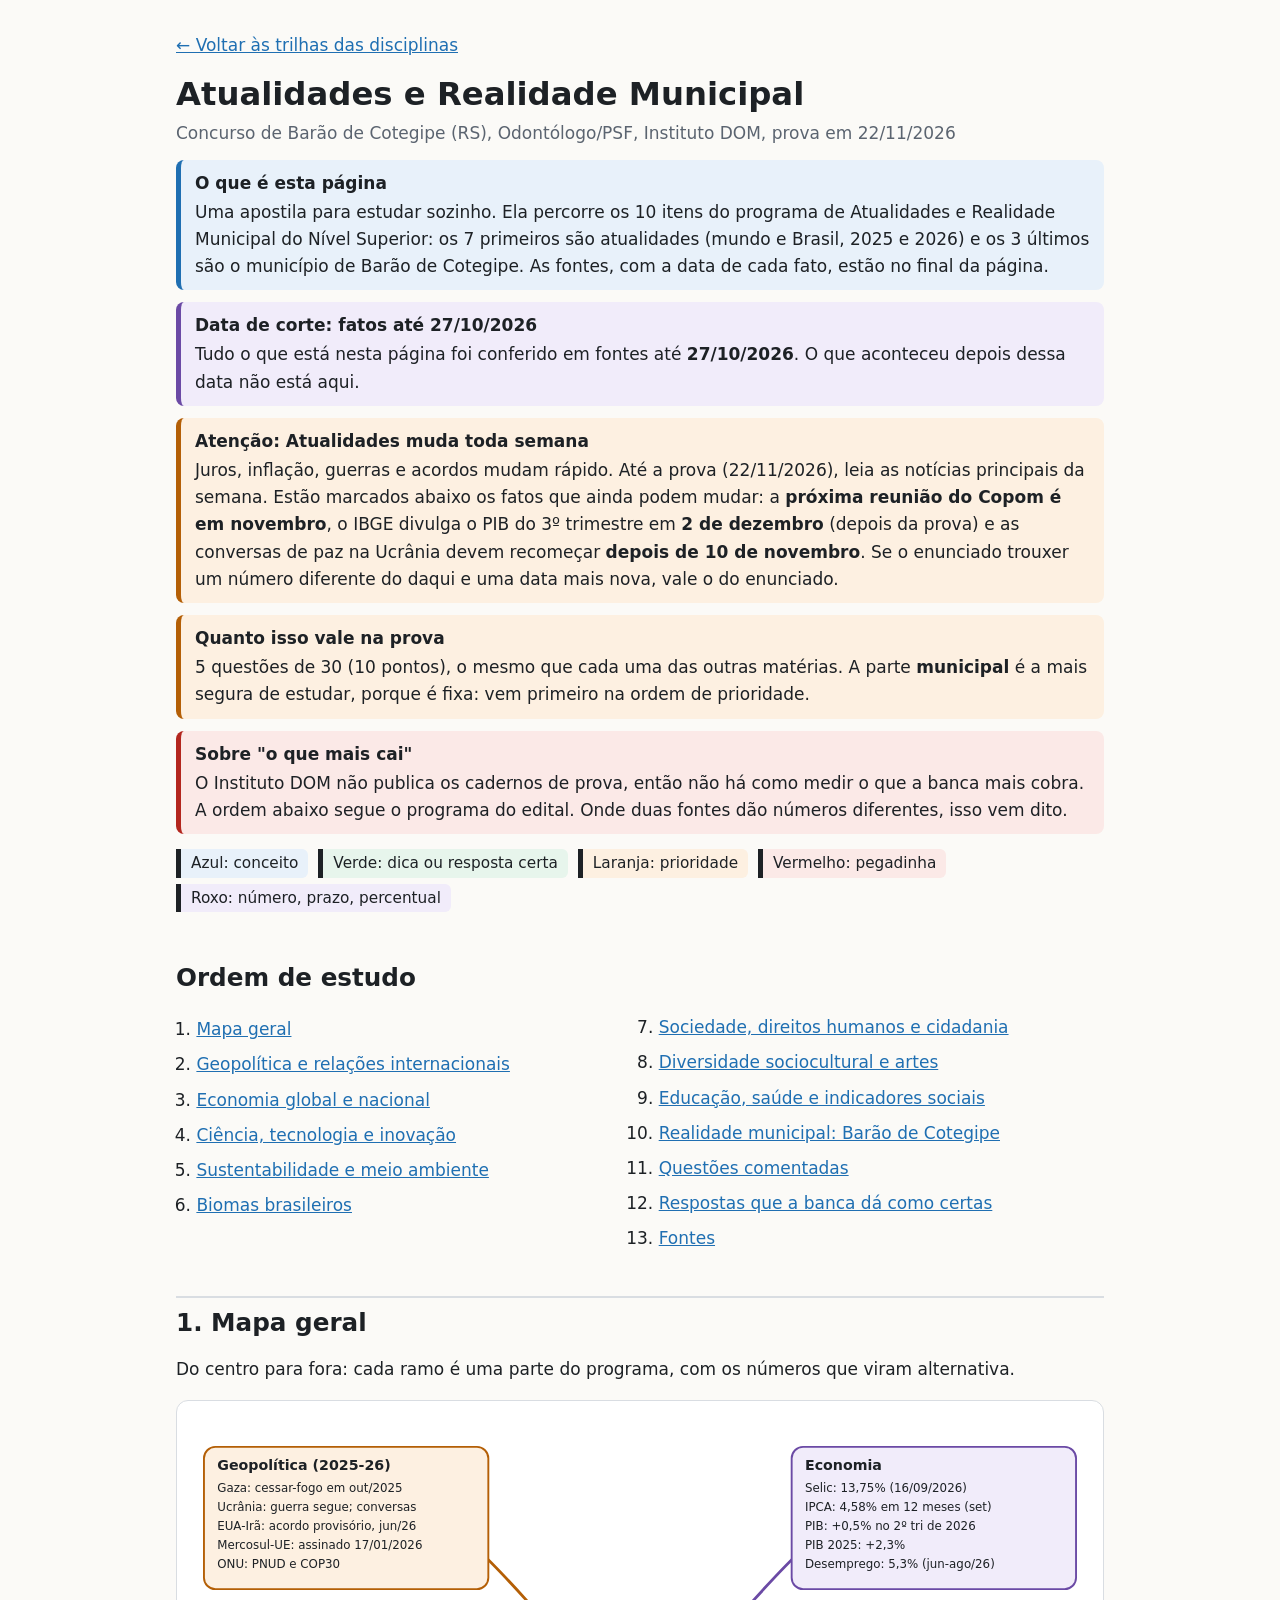
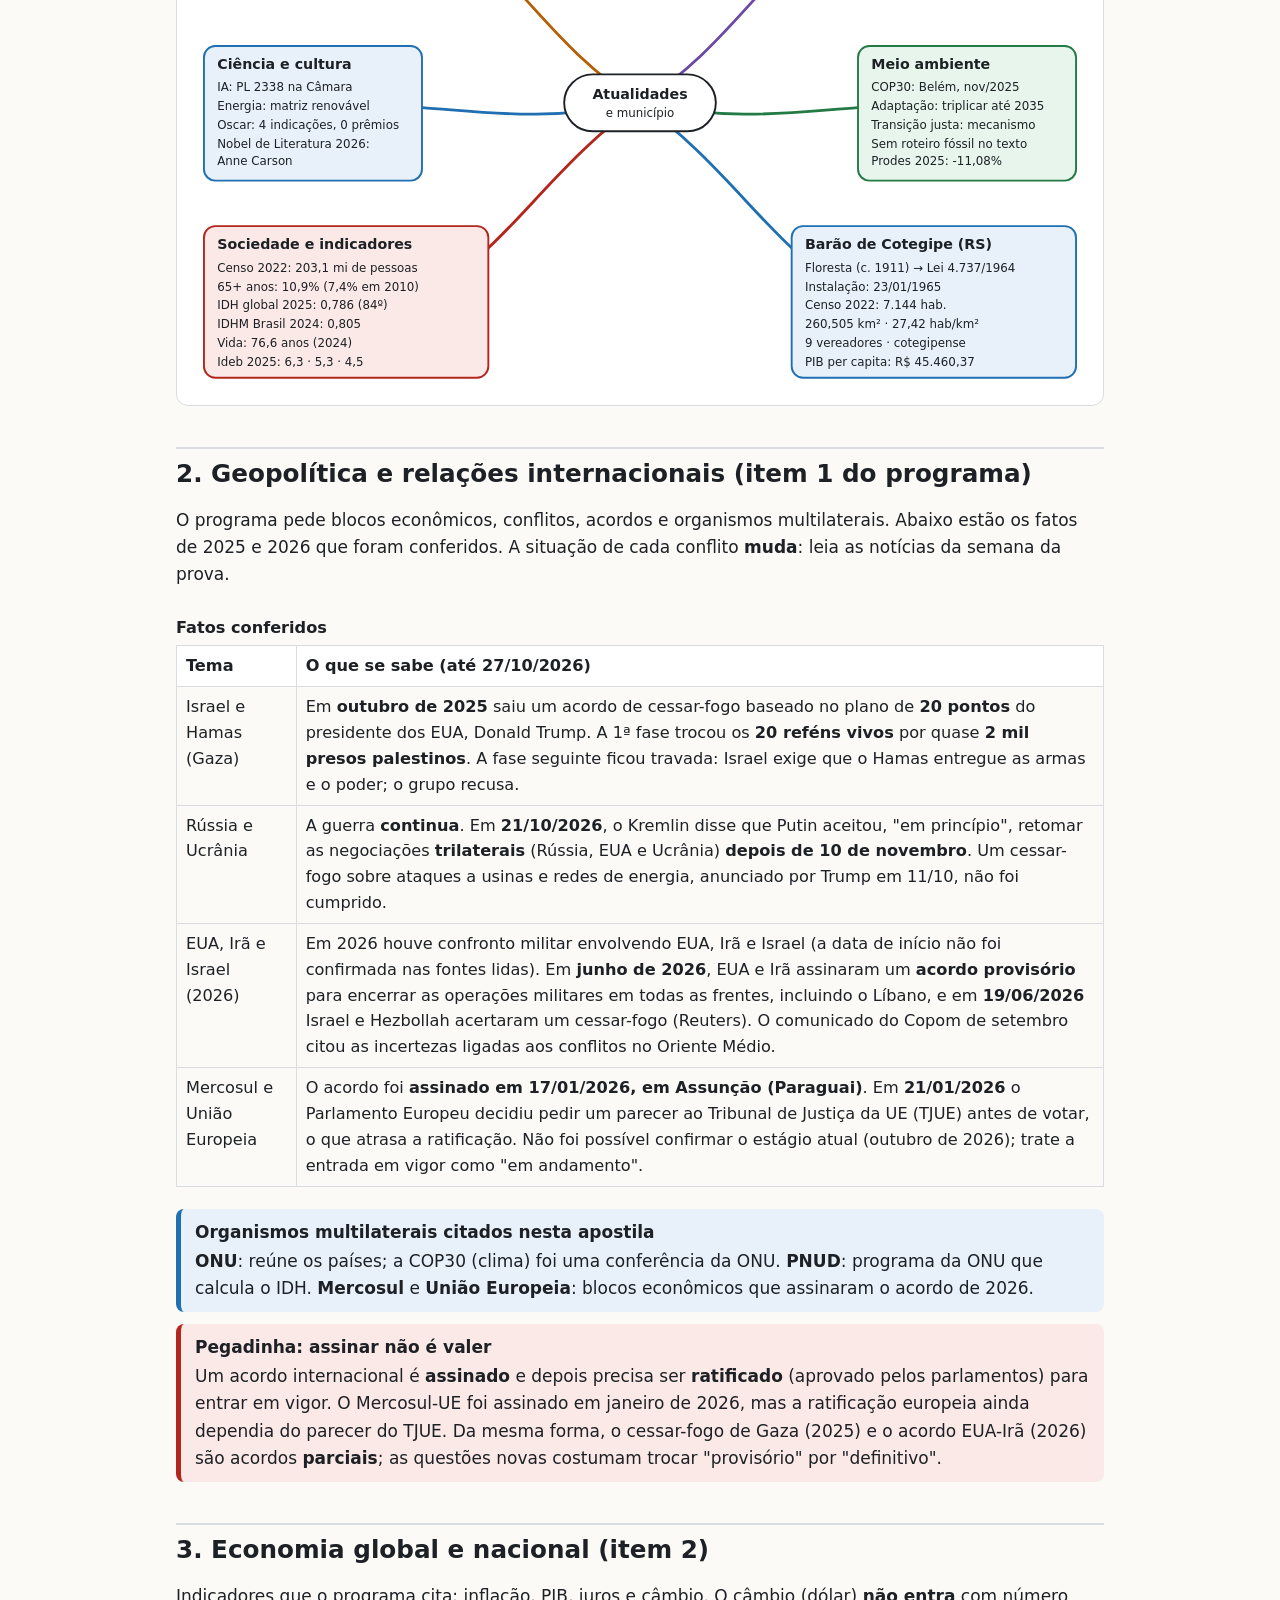
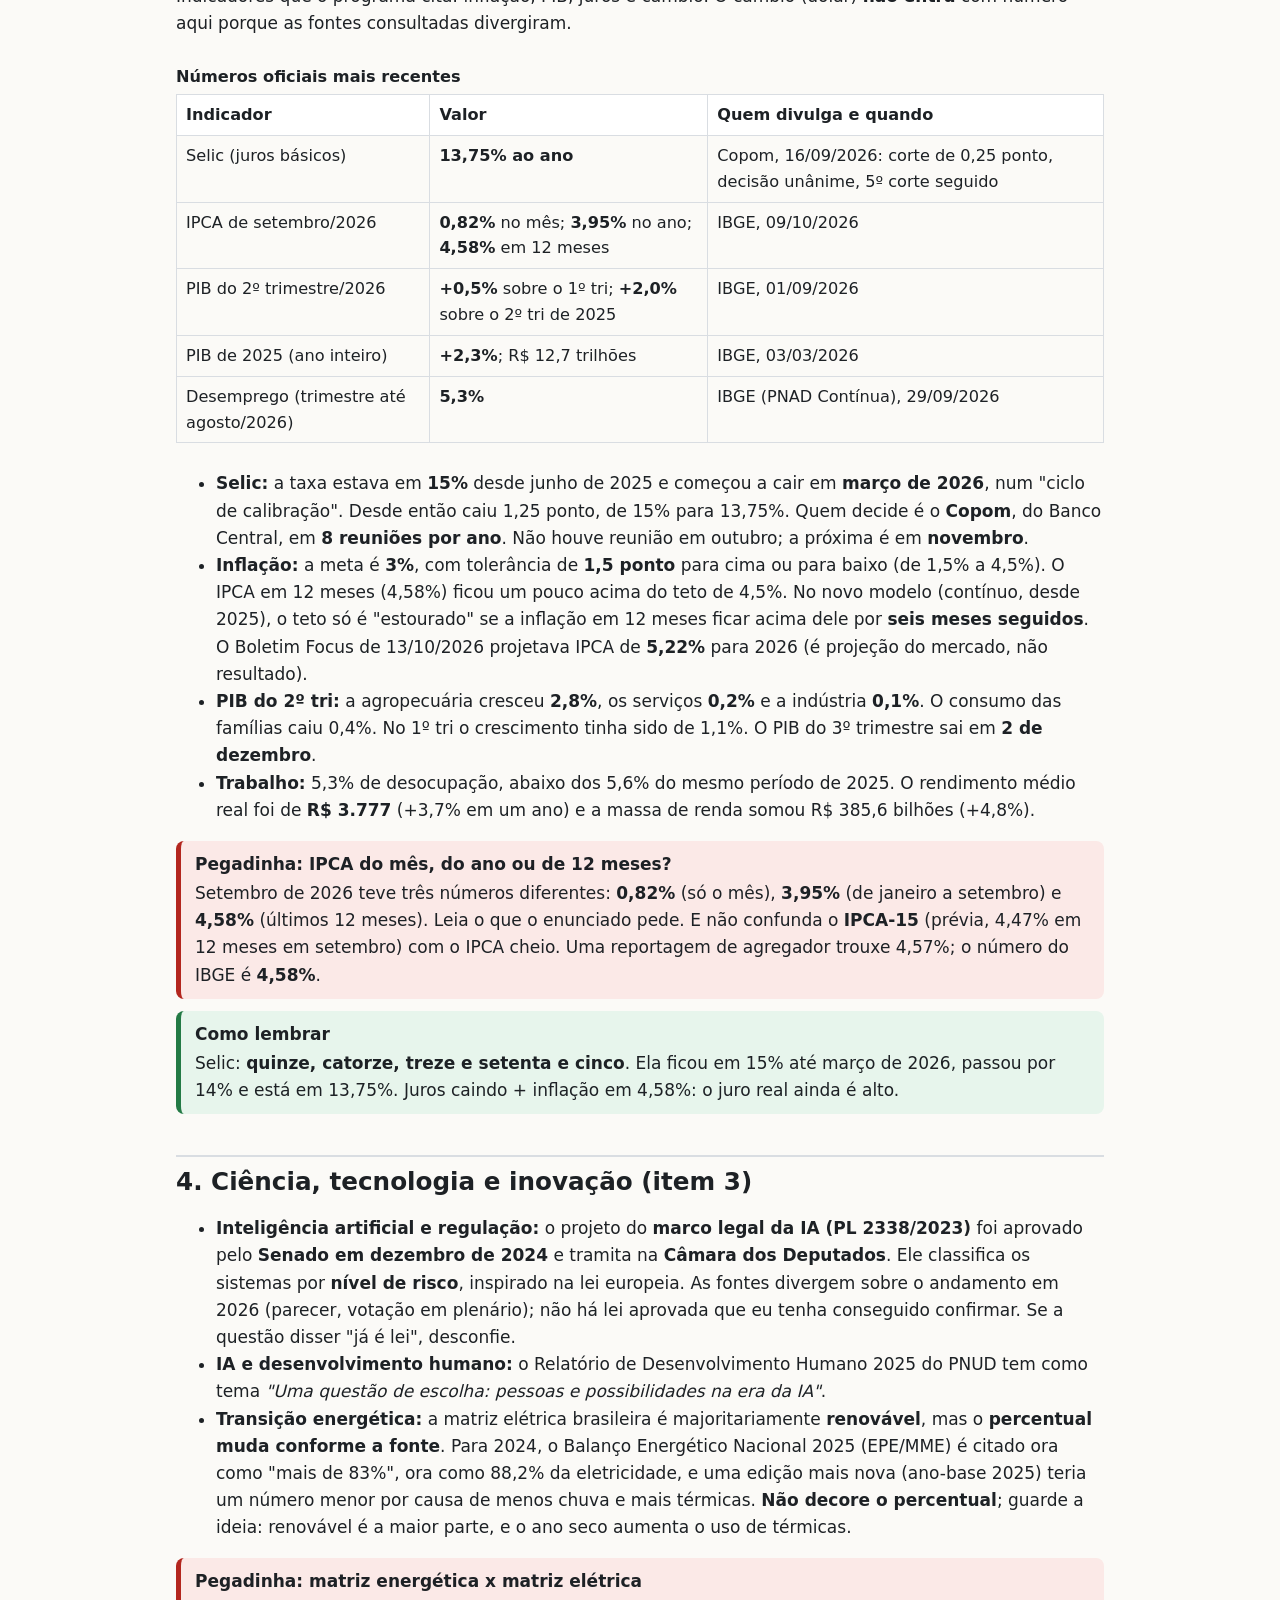
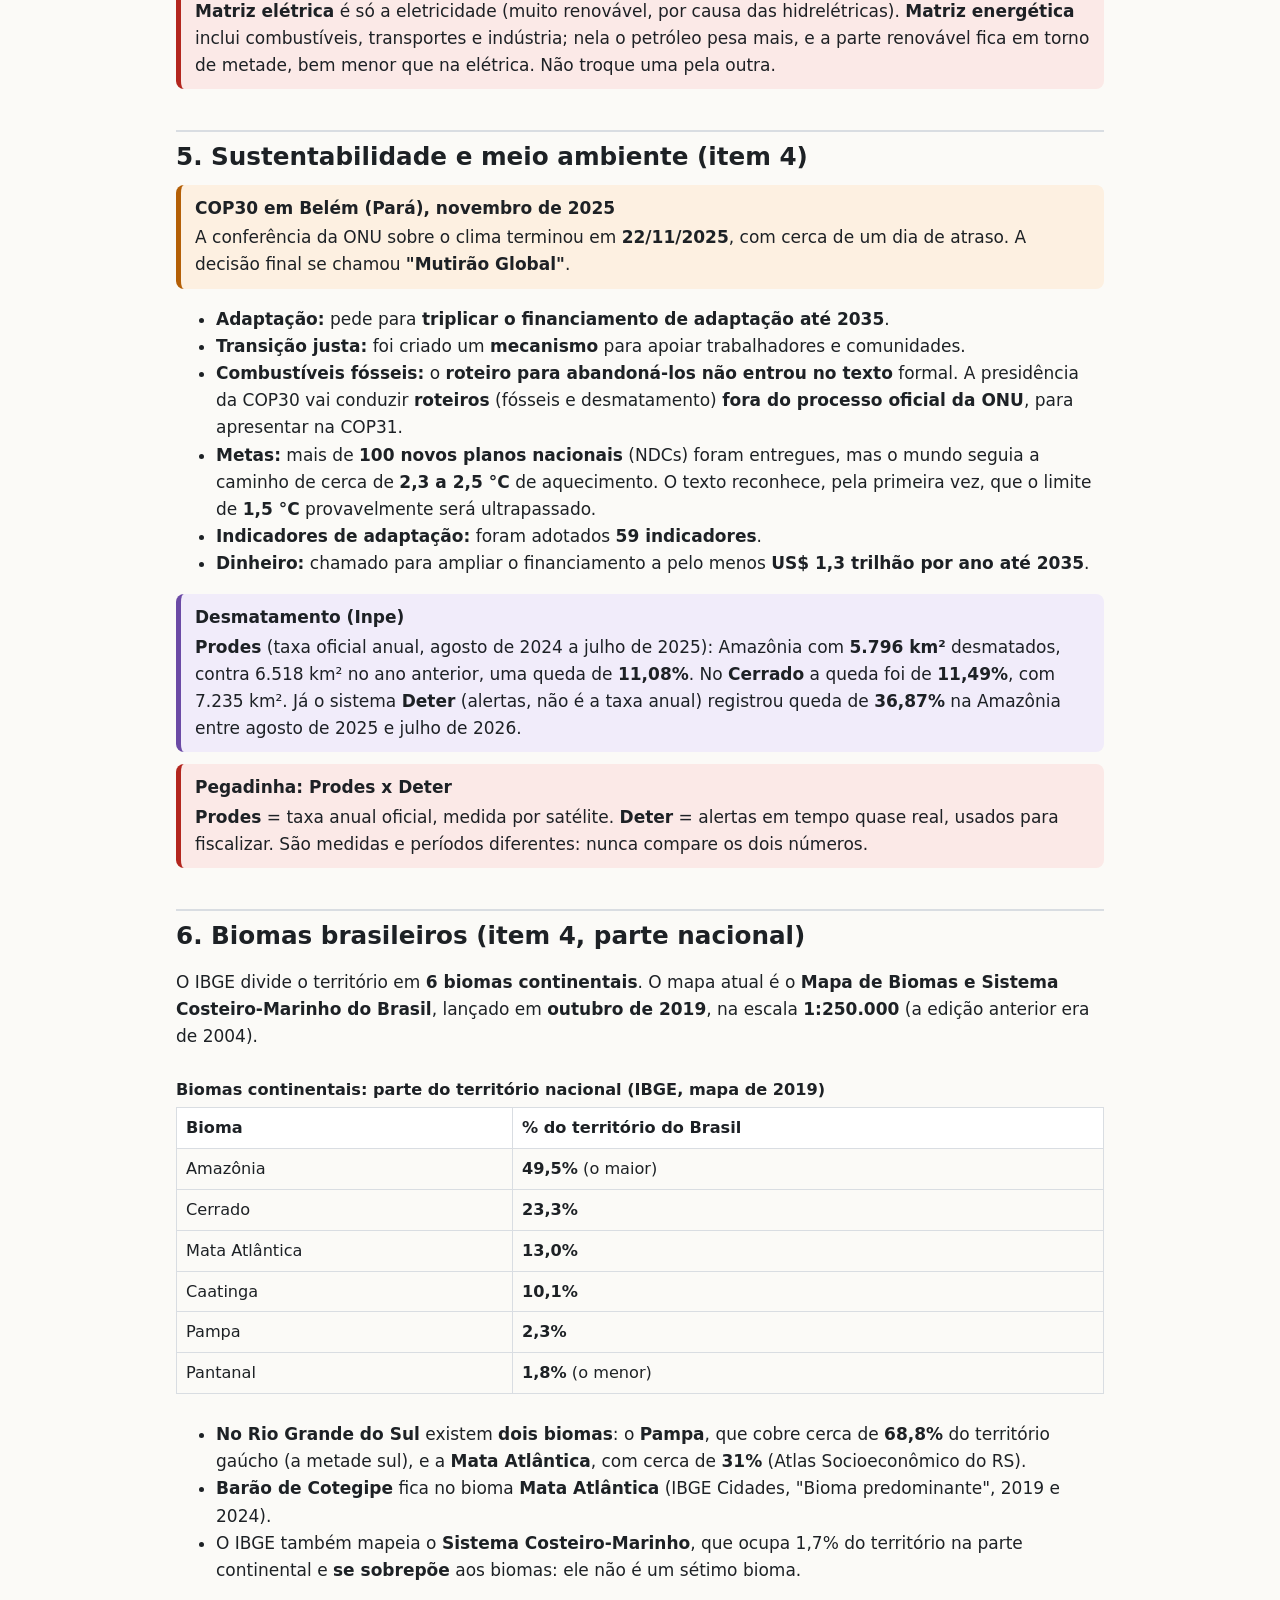
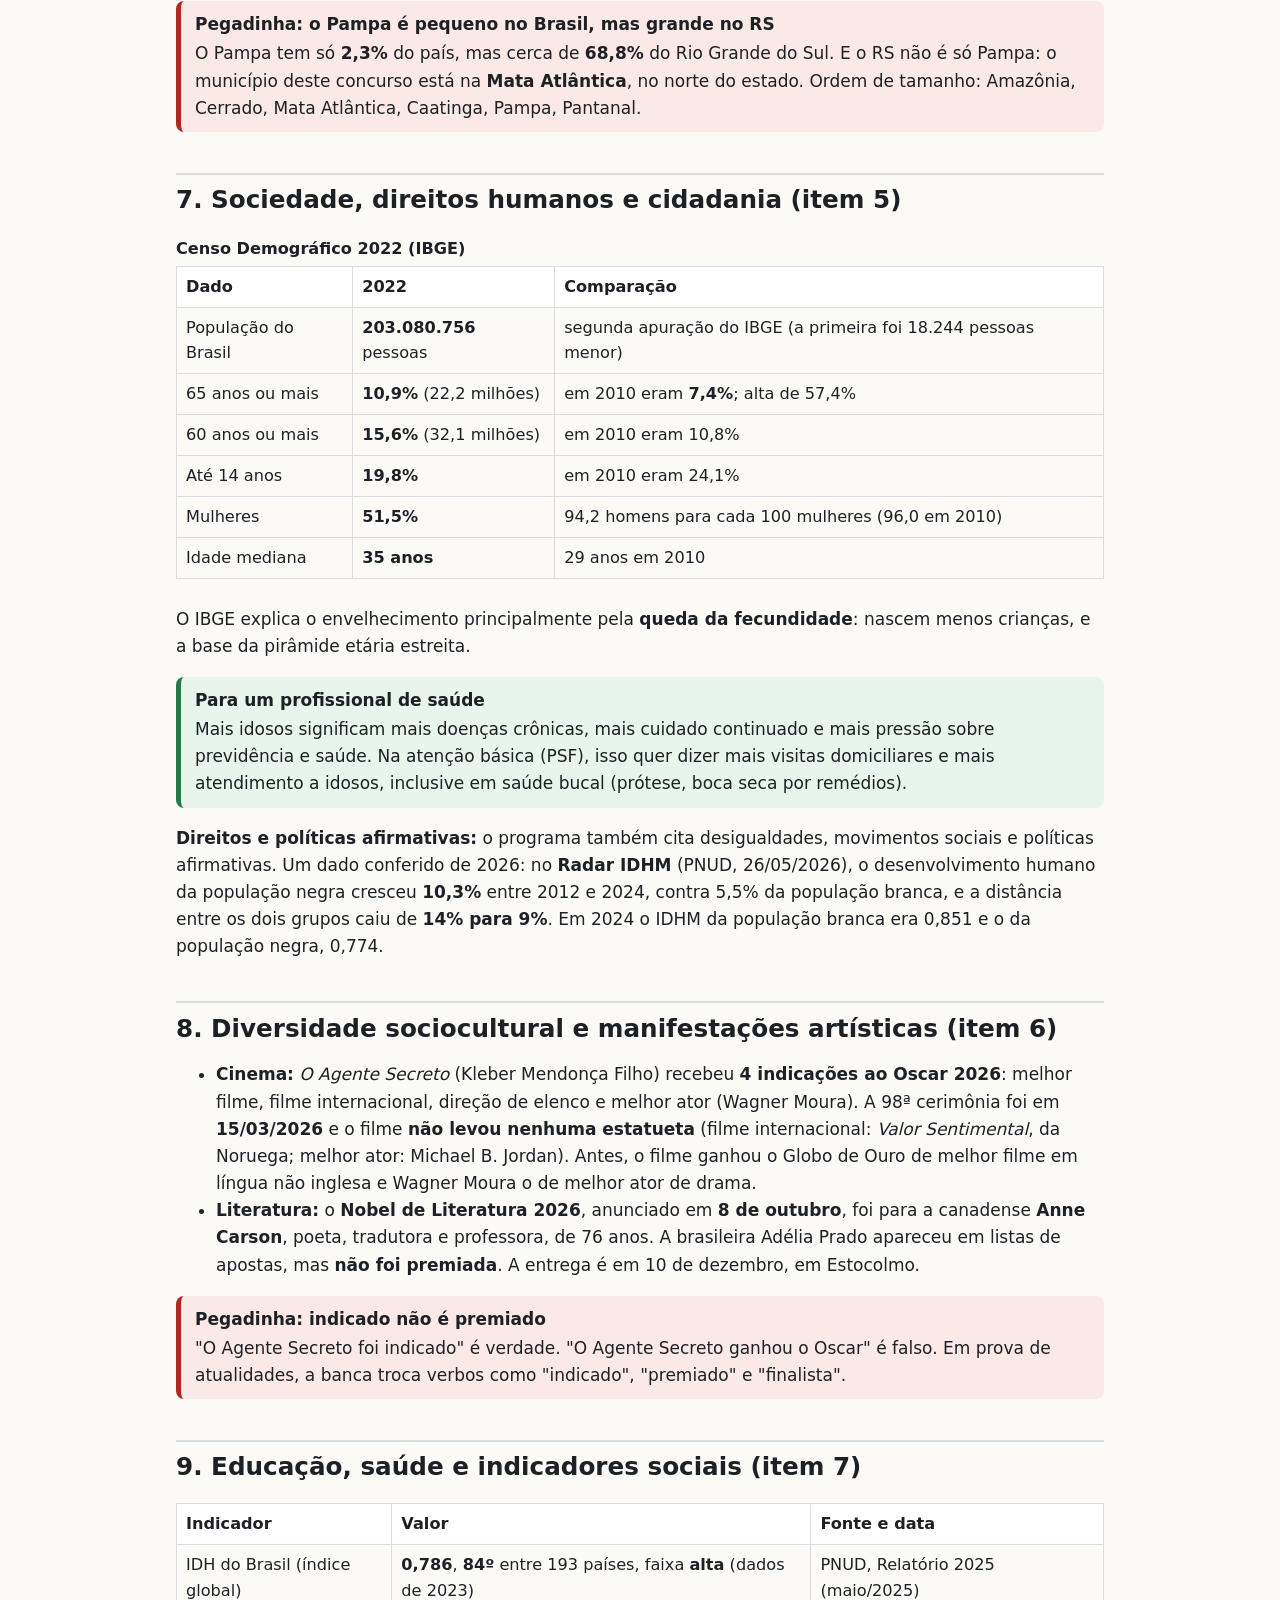
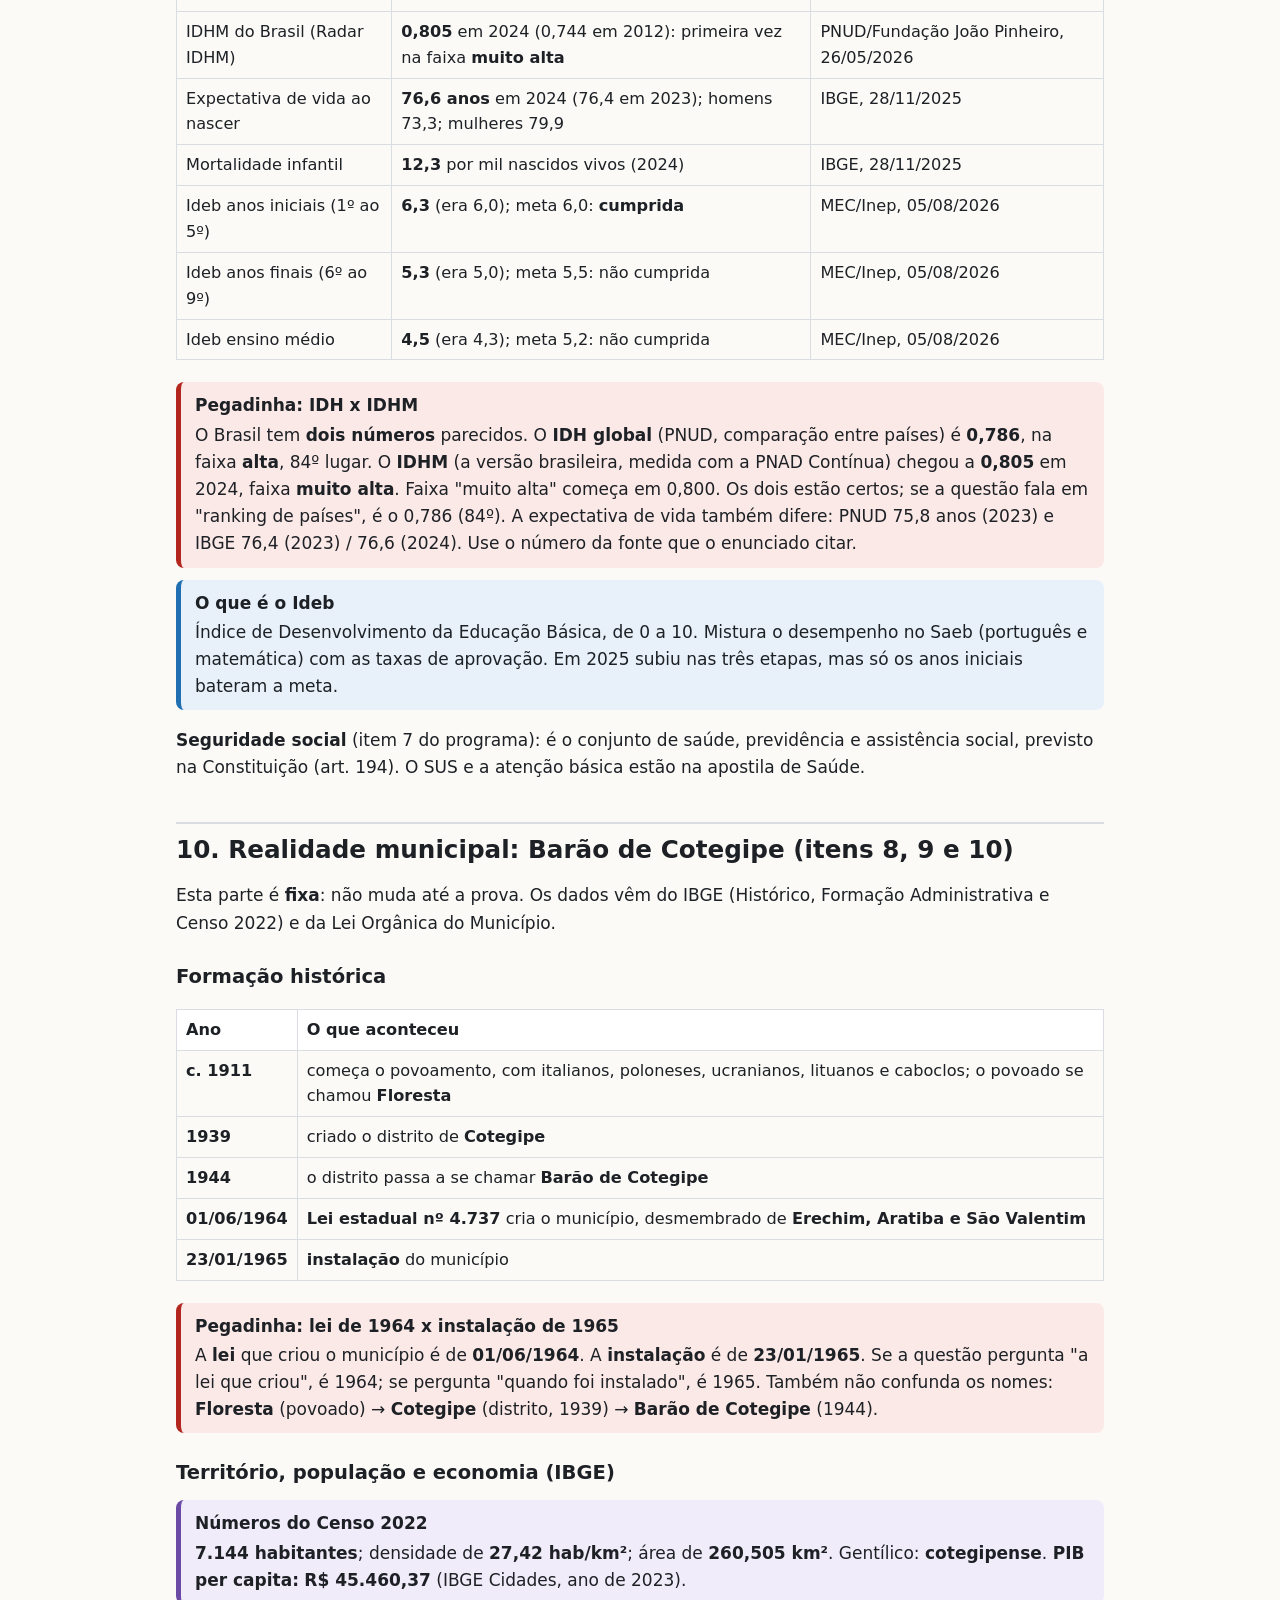
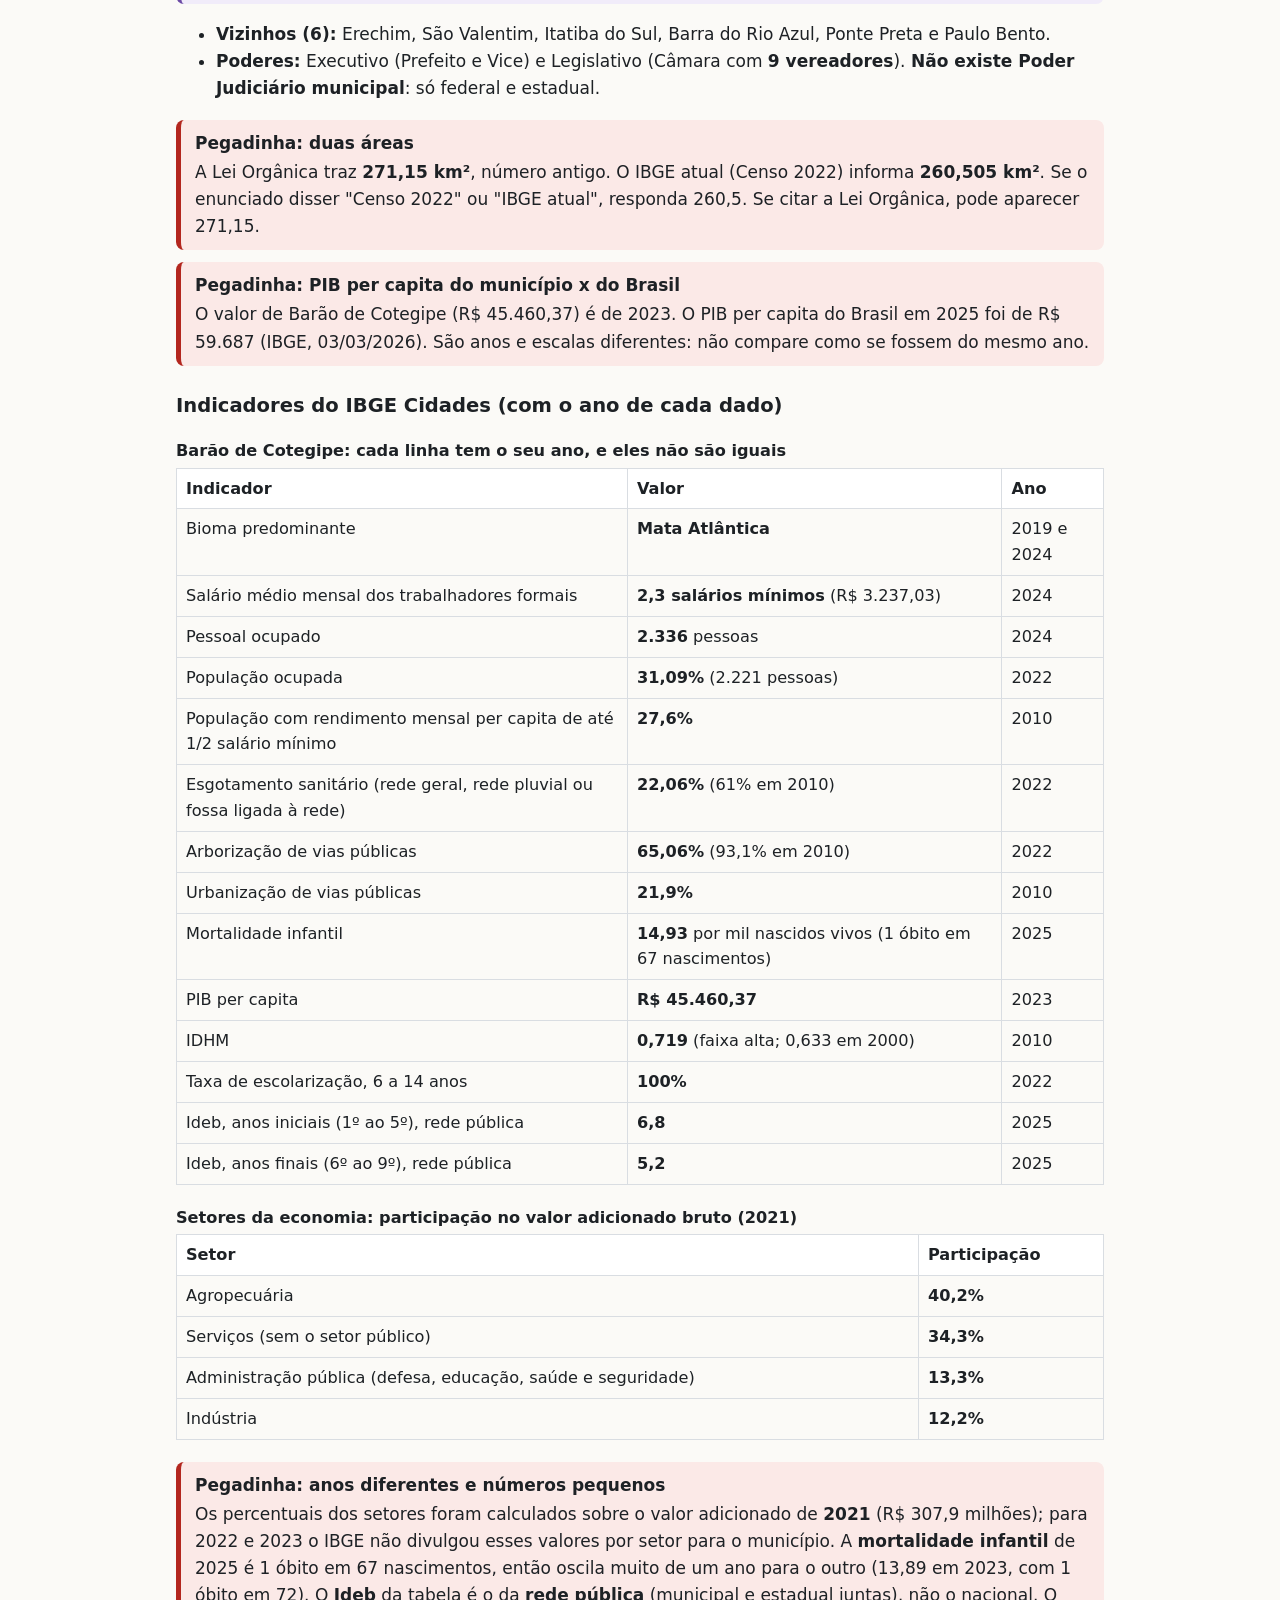
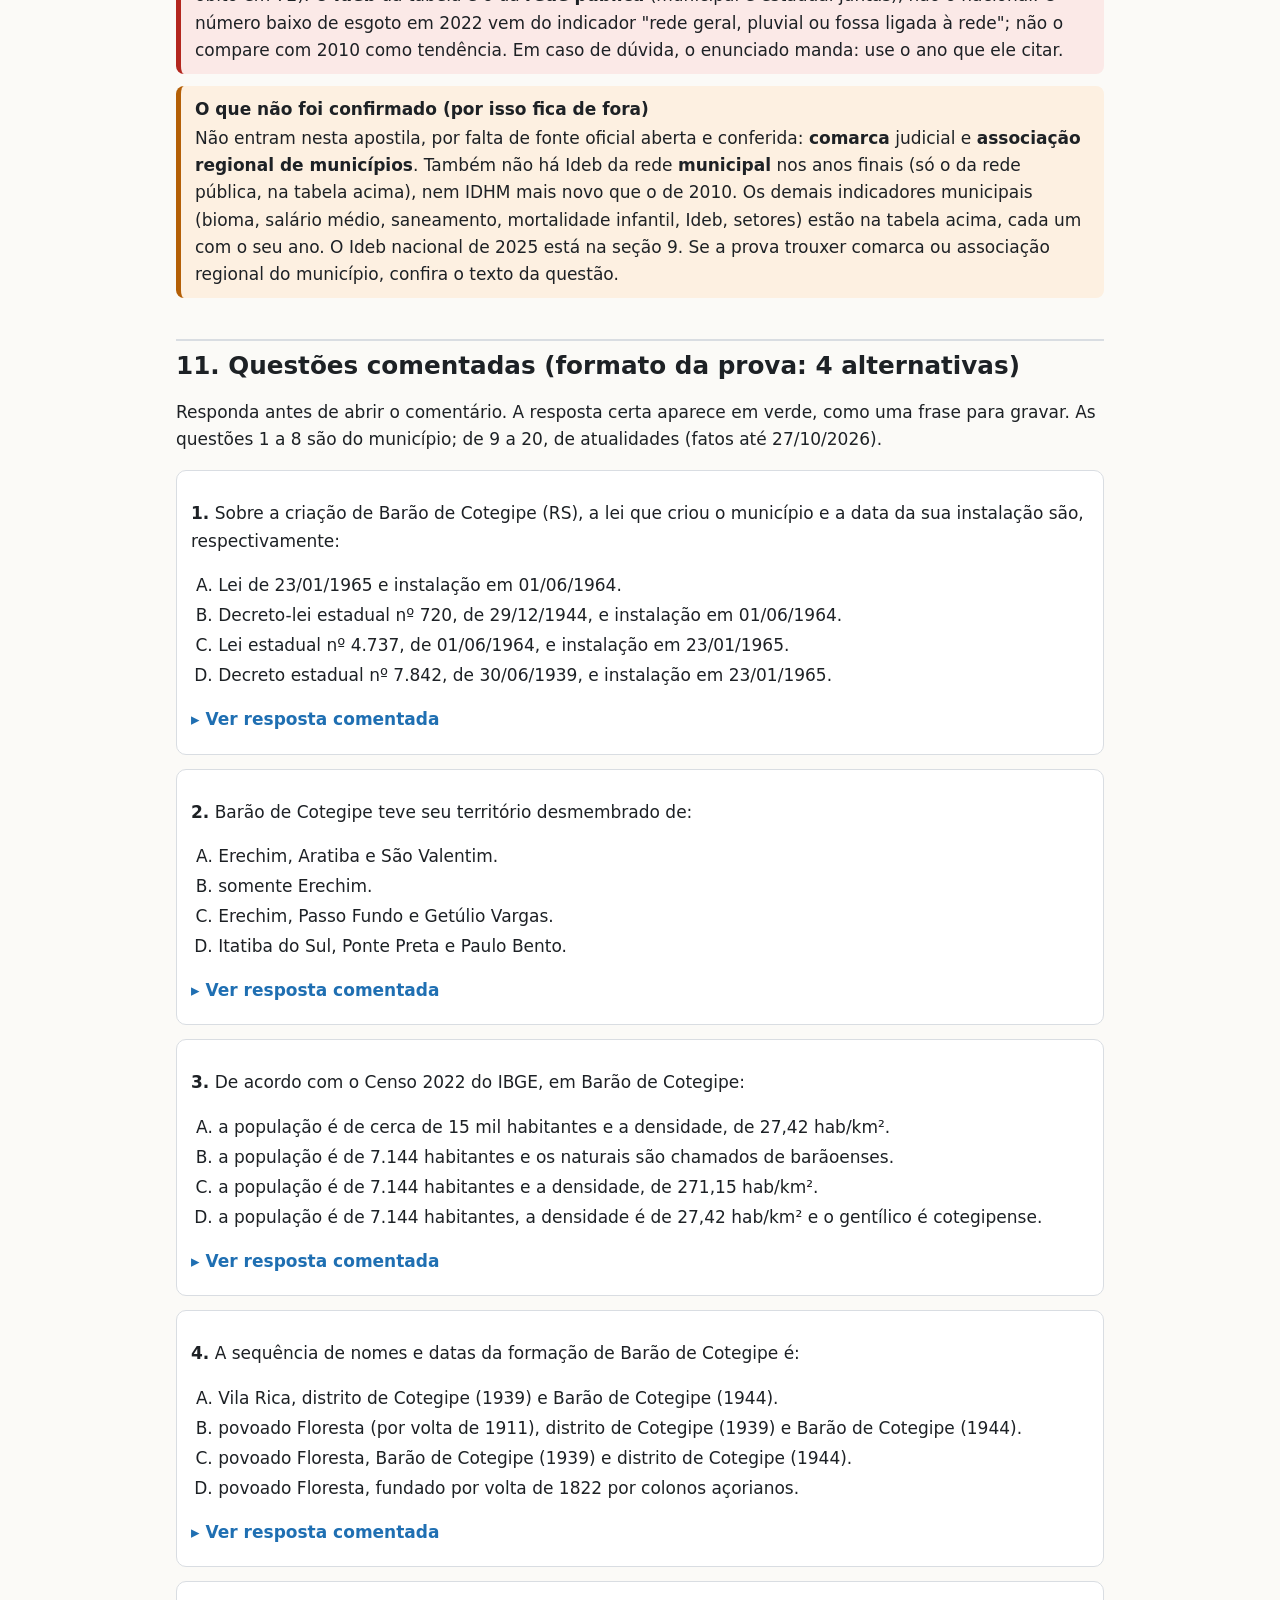
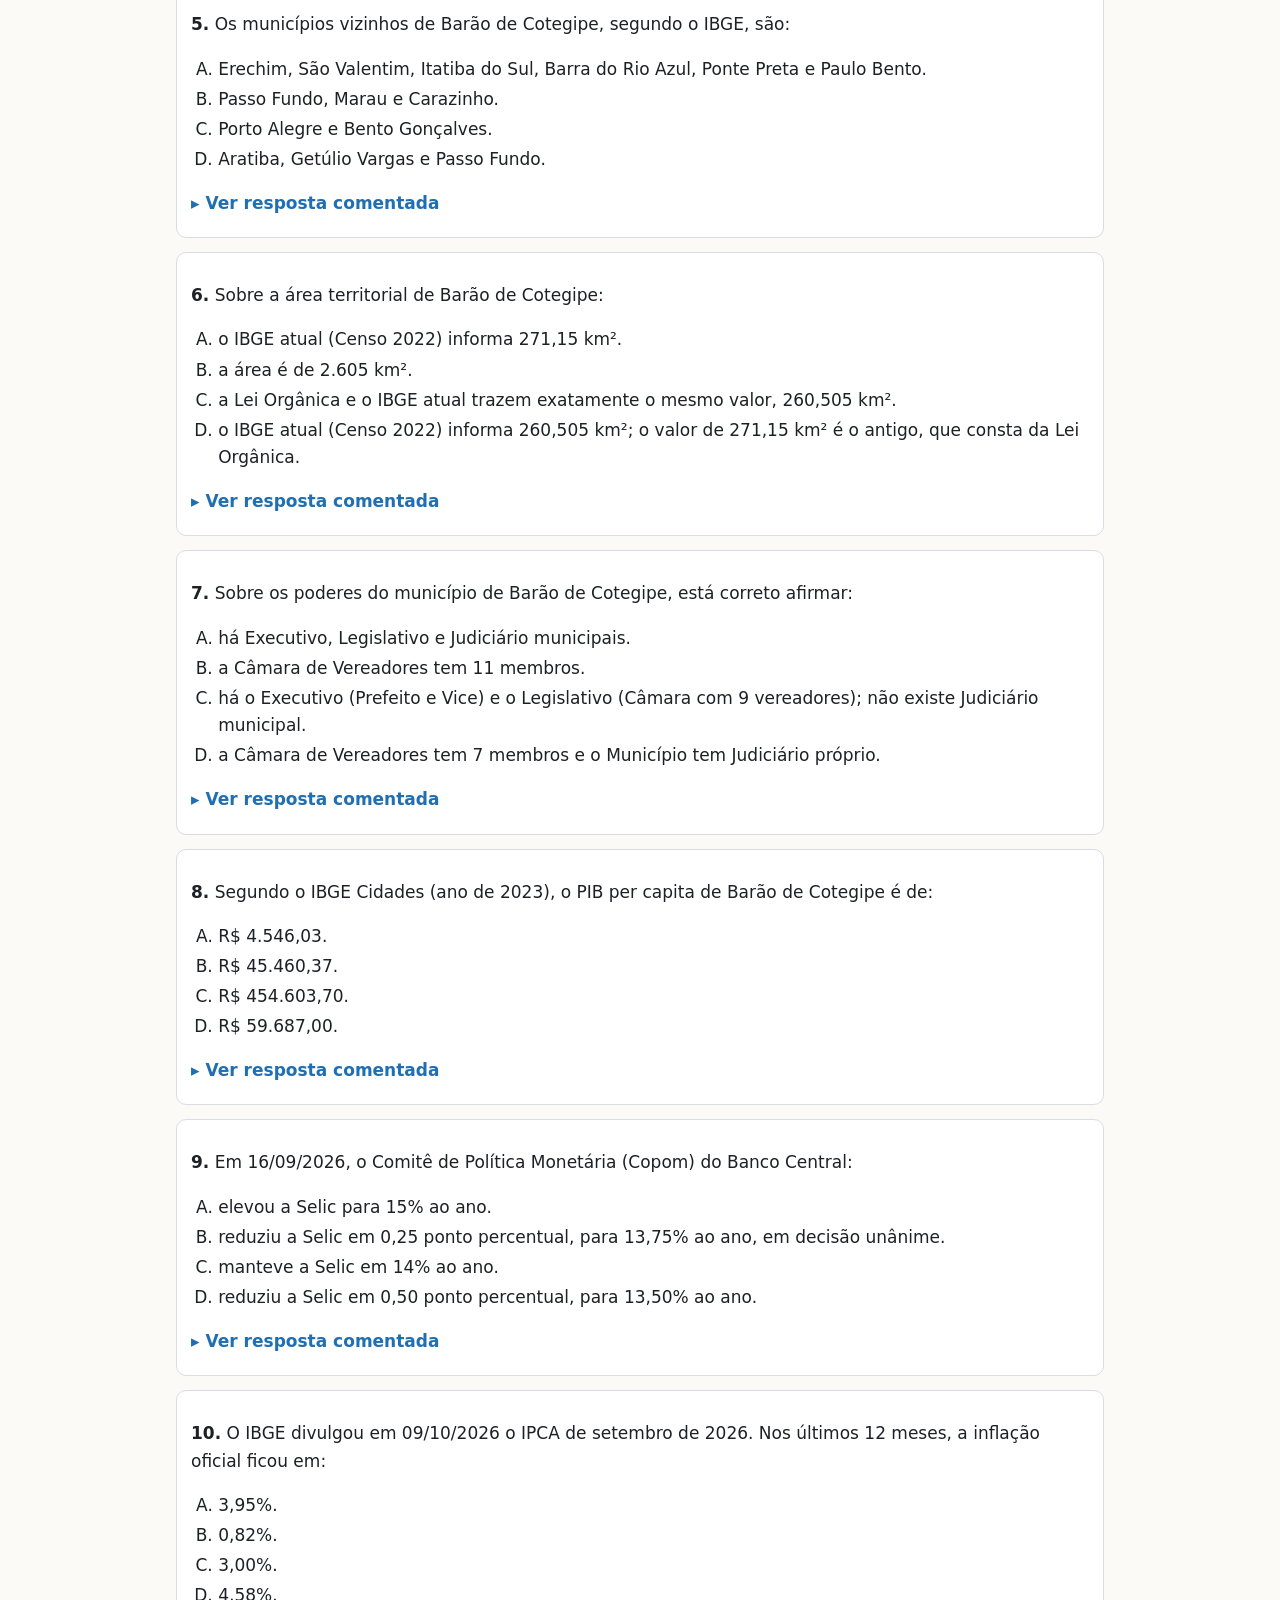
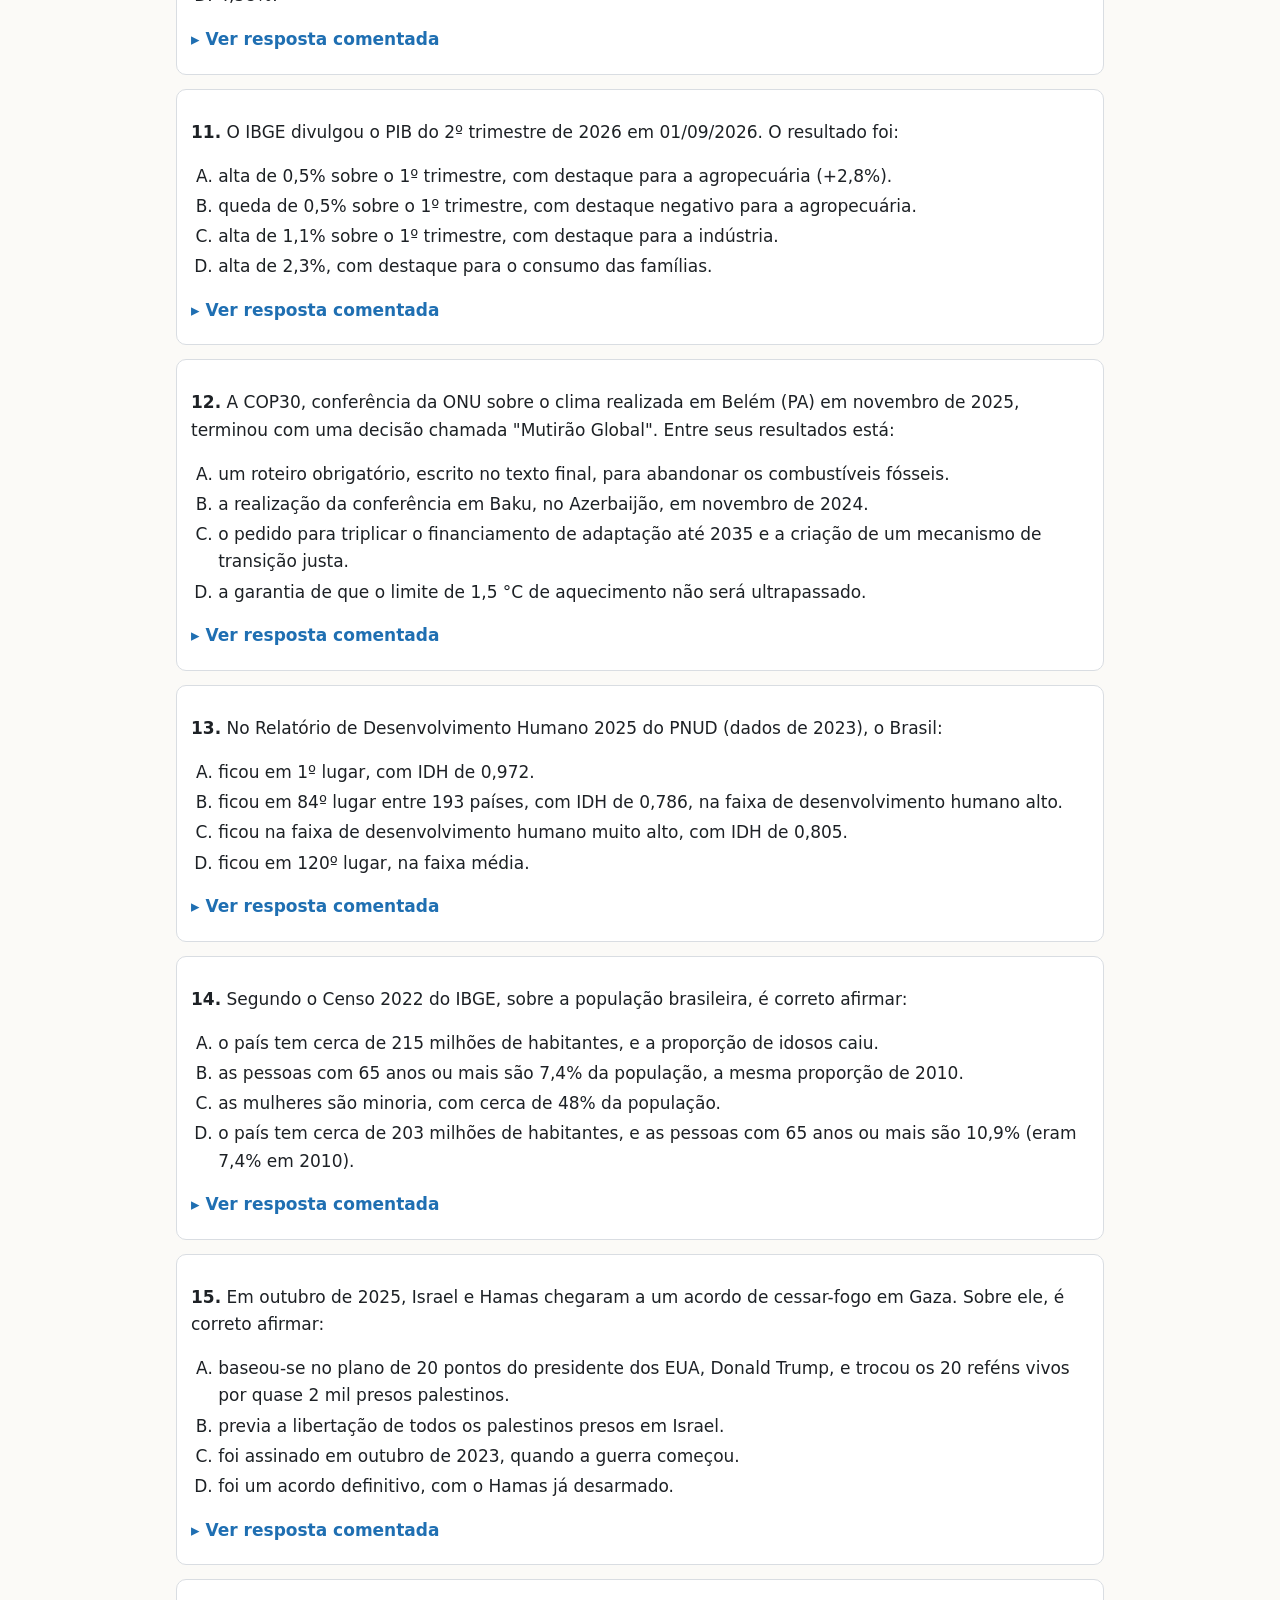
<file: edital/apostilas/atualidades.html>
<!DOCTYPE html>
<html lang="pt-BR">
<head>
<meta charset="utf-8">
<meta name="viewport" content="width=device-width, initial-scale=1">
<meta name="description" content="Apostila de Atualidades e Realidade Municipal para o concurso de Odontólogo/PSF de Barão de Cotegipe: fatos de 2025 e 2026 (até 27/10/2026) em geopolítica, economia, ciência, meio ambiente, sociedade, cultura e indicadores sociais, mais a história e os números de Barão de Cotegipe.">
<title>Apostila de Atualidades</title>
<style>
  :root {
    --fundo: #fbfaf7; --texto: #1d2125; --suave: #5b6470; --linha: #d9dde2; --cartao: #ffffff;
    --conceito: #1f6fb2; --conceito-bg: #e8f1fa;
    --dica: #237a45; --dica-bg: #e7f5ec;
    --cai: #b45f06; --cai-bg: #fdf0e1;
    --pega: #b3261e; --pega-bg: #fbe9e7;
    --numero: #6b4aa5; --numero-bg: #f1ecfa;
    --foco: #1f6fb2;
    color-scheme: light dark;
    font: 17px/1.6 system-ui, -apple-system, "Segoe UI", sans-serif;
  }
  :root[data-theme="light"] { color-scheme: light; }
  @media (prefers-color-scheme: dark) {
    :root:not([data-theme="light"]) {
      --fundo: #15181c; --texto: #e7e9ec; --suave: #a3abb5; --linha: #343a42; --cartao: #1d2126;
      --conceito: #79b8ee; --conceito-bg: #182a3b;
      --dica: #74cf95; --dica-bg: #17301f;
      --cai: #f2b264; --cai-bg: #3a2814;
      --pega: #f08a80; --pega-bg: #3b1d1a;
      --numero: #bfa5f0; --numero-bg: #2a2140;
      --foco: #79b8ee;
    }
  }
  :root[data-theme="dark"] {
    --fundo: #15181c; --texto: #e7e9ec; --suave: #a3abb5; --linha: #343a42; --cartao: #1d2126;
    --conceito: #79b8ee; --conceito-bg: #182a3b;
    --dica: #74cf95; --dica-bg: #17301f;
    --cai: #f2b264; --cai-bg: #3a2814;
    --pega: #f08a80; --pega-bg: #3b1d1a;
    --numero: #bfa5f0; --numero-bg: #2a2140;
    --foco: #79b8ee;
  }
  * { box-sizing: border-box; }
  body { margin: 0; background: var(--fundo); color: var(--texto); }
  main, header, footer { max-width: 960px; margin: 0 auto; padding: 0 16px; }
  header { padding-top: 24px; }
  h1 { font-size: 1.9rem; line-height: 1.2; margin: .4rem 0; }
  h2 { font-size: 1.45rem; line-height: 1.25; margin: 2.4rem 0 .6rem; padding-top: .6rem; border-top: 2px solid var(--linha); scroll-margin-top: 12px; }
  h3 { font-size: 1.15rem; margin: 1.4rem 0 .4rem; }
  a { color: var(--conceito); }
  a:focus-visible, summary:focus-visible, button:focus-visible, .mapa:focus-visible { outline: 3px solid var(--foco); outline-offset: 2px; border-radius: 4px; }
  .sub { color: var(--suave); margin: 0; }
  .voltar { display: inline-flex; align-items: center; min-height: 44px; }
  .caixa { border-left: 5px solid; border-radius: 8px; padding: 10px 14px; margin: 12px 0; }
  .caixa > strong:first-child { display: block; margin-bottom: 2px; }
  .conceito { border-color: var(--conceito); background: var(--conceito-bg); }
  .dica { border-color: var(--dica); background: var(--dica-bg); }
  .cai { border-color: var(--cai); background: var(--cai-bg); }
  .pega { border-color: var(--pega); background: var(--pega-bg); }
  .numero { border-color: var(--numero); background: var(--numero-bg); }
  .legenda { display: flex; flex-wrap: wrap; gap: 6px 10px; padding: 0; list-style: none; font-size: .9rem; }
  .legenda li { padding: 2px 10px; border-radius: 0 6px 6px 0; border-left: 5px solid; }
  .indice { columns: 2 260px; padding-left: 1.2rem; }
  .indice li { break-inside: avoid; margin: 2px 0; }
  .indice a { display: inline-block; min-height: 32px; padding: 3px 0; }
  table { width: 100%; border-collapse: collapse; margin: 10px 0; font-size: .95rem; }
  th, td { border: 1px solid var(--linha); padding: 7px 9px; text-align: left; vertical-align: top; }
  th { background: var(--cartao); }
  .tabela { overflow-x: auto; }
  .mapa { background: var(--cartao); border: 1px solid var(--linha); border-radius: 12px; padding: 8px; margin: 14px 0; }
  .mapa svg { width: 100%; height: auto; display: block; }
  .mapa svg text { font-family: system-ui, sans-serif; fill: var(--texto); }
  .mapa .c-ramo { stroke-width: 3; fill: none; }
  .mapa .no { stroke-width: 2; }
  .mapa .t-titulo { font-weight: 700; font-size: 15px; }
  .mapa .t-folha { font-size: 12.5px; }
  .s-conceito { stroke: var(--conceito); } .f-conceito { fill: var(--conceito-bg); }
  .s-dica { stroke: var(--dica); } .f-dica { fill: var(--dica-bg); }
  .s-cai { stroke: var(--cai); } .f-cai { fill: var(--cai-bg); }
  .s-pega { stroke: var(--pega); } .f-pega { fill: var(--pega-bg); }
  .s-numero { stroke: var(--numero); } .f-numero { fill: var(--numero-bg); }
  .s-centro { stroke: var(--texto); } .f-centro { fill: var(--cartao); }
  .questao { background: var(--cartao); border: 1px solid var(--linha); border-radius: 10px; padding: 12px 14px; margin: 14px 0; }
  .questao ol { list-style: upper-alpha; padding-left: 1.6rem; margin: 6px 0; }
  .questao li { margin: 3px 0; }
  details { margin-top: 8px; }
  summary { cursor: pointer; font-weight: 600; min-height: 44px; display: flex; align-items: center; gap: 6px; color: var(--conceito); list-style: none; }
  summary::-webkit-details-marker { display: none; }
  summary::before { content: "▸"; display: inline-block; transition: transform .15s; }
  details[open] > summary::before { transform: rotate(90deg); }
  .certa { background: var(--dica-bg); border-left: 5px solid var(--dica); padding: 6px 10px; border-radius: 6px; margin: 6px 0; }
  .errada { color: var(--suave); margin: 4px 0; }
  .errada s { color: var(--pega); }
  .grava { font-weight: 700; }
  .respostas li { margin: 4px 0; }
  .fontes li { margin: 3px 0; word-break: break-word; }
  footer { padding: 32px 16px 48px; color: var(--suave); font-size: .9rem; }
  @media (max-width: 1024px) { :root { font-size: 16.5px; } }
  .mapa-dica { display: none; color: var(--suave); font-size: .9rem; margin: 0 0 4px; }
  @media (max-width: 768px) {
    h1 { font-size: 1.6rem; }
    .mapa { overflow-x: auto; }
    .mapa svg { min-width: 900px; }
    .mapa-dica { display: block; }
    .indice a { min-height: 44px; display: inline-flex; align-items: center; }
  }
  @media (max-width: 600px) {
    h2 { font-size: 1.3rem; }
    th, td { padding: 6px; font-size: .9rem; }
  }
  @media (max-width: 480px) {
    :root { font-size: 16px; }
    .caixa, .questao { padding: 9px 10px; }
  }
  @media print {
    details { display: block; } details > * { display: block; }
    a { color: inherit; } .voltar { display: none; }
    h2 { break-after: avoid; } .questao, .caixa, .mapa { break-inside: avoid; }
  }
</style>
</head>
<body>
<header>
  <a class="voltar" href="../disciplinas/index.html#atualidades">← Voltar às trilhas das disciplinas</a>
  <h1>Atualidades e Realidade Municipal</h1>
  <p class="sub">Concurso de Barão de Cotegipe (RS), Odontólogo/PSF, Instituto DOM, prova em 22/11/2026</p>

  <div class="caixa conceito">
    <strong>O que é esta página</strong>
    Uma apostila para estudar sozinho. Ela percorre os 10 itens do programa de Atualidades e Realidade Municipal do Nível Superior: os 7 primeiros são atualidades (mundo e Brasil, 2025 e 2026) e os 3 últimos são o município de Barão de Cotegipe. As fontes, com a data de cada fato, estão no final da página.
  </div>

  <div class="caixa numero">
    <strong>Data de corte: fatos até 27/10/2026</strong>
    Tudo o que está nesta página foi conferido em fontes até <b>27/10/2026</b>. O que aconteceu depois dessa data não está aqui.
  </div>

  <div class="caixa cai">
    <strong>Atenção: Atualidades muda toda semana</strong>
    Juros, inflação, guerras e acordos mudam rápido. Até a prova (22/11/2026), leia as notícias principais da semana. Estão marcados abaixo os fatos que ainda podem mudar: a <b>próxima reunião do Copom é em novembro</b>, o IBGE divulga o PIB do 3º trimestre em <b>2 de dezembro</b> (depois da prova) e as conversas de paz na Ucrânia devem recomeçar <b>depois de 10 de novembro</b>. Se o enunciado trouxer um número diferente do daqui e uma data mais nova, vale o do enunciado.
  </div>

  <div class="caixa cai">
    <strong>Quanto isso vale na prova</strong>
    5 questões de 30 (10 pontos), o mesmo que cada uma das outras matérias. A parte <b>municipal</b> é a mais segura de estudar, porque é fixa: vem primeiro na ordem de prioridade.
  </div>

  <div class="caixa pega">
    <strong>Sobre "o que mais cai"</strong>
    O Instituto DOM não publica os cadernos de prova, então não há como medir o que a banca mais cobra. A ordem abaixo segue o programa do edital. Onde duas fontes dão números diferentes, isso vem dito.
  </div>

  <ul class="legenda" aria-label="Legenda de cores">
    <li class="conceito">Azul: conceito</li>
    <li class="dica">Verde: dica ou resposta certa</li>
    <li class="cai">Laranja: prioridade</li>
    <li class="pega">Vermelho: pegadinha</li>
    <li class="numero">Roxo: número, prazo, percentual</li>
  </ul>

  <h2 id="indice" style="border-top:0">Ordem de estudo</h2>
  <ol class="indice">
    <li><a href="#mapa">Mapa geral</a></li>
    <li><a href="#geopolitica">Geopolítica e relações internacionais</a></li>
    <li><a href="#economia">Economia global e nacional</a></li>
    <li><a href="#ciencia">Ciência, tecnologia e inovação</a></li>
    <li><a href="#ambiente">Sustentabilidade e meio ambiente</a></li>
    <li><a href="#biomas">Biomas brasileiros</a></li>
    <li><a href="#sociedade">Sociedade, direitos humanos e cidadania</a></li>
    <li><a href="#cultura">Diversidade sociocultural e artes</a></li>
    <li><a href="#indicadores">Educação, saúde e indicadores sociais</a></li>
    <li><a href="#municipio">Realidade municipal: Barão de Cotegipe</a></li>
    <li><a href="#questoes">Questões comentadas</a></li>
    <li><a href="#respostas">Respostas que a banca dá como certas</a></li>
    <li><a href="#fontes">Fontes</a></li>
  </ol>
</header>

<main>

<h2 id="mapa">1. Mapa geral</h2>
<p>Do centro para fora: cada ramo é uma parte do programa, com os números que viram alternativa.</p>
<p class="mapa-dica">No celular, arraste o mapa para o lado para ver tudo.</p>
<div class="mapa" role="region" tabindex="0" aria-label="Mapa mental de Atualidades e Realidade Municipal (no celular, role para o lado)">
<svg viewBox="0 0 960 620" role="img" aria-labelledby="mapa-tit mapa-desc">
  <title id="mapa-tit">Mapa mental de Atualidades e Realidade Municipal</title>
  <desc id="mapa-desc">No centro, Atualidades. Seis ramos: geopolítica, economia, ciência e cultura, meio ambiente, sociedade e indicadores, e o município de Barão de Cotegipe.</desc>
  <path class="c-ramo s-cai" d="M480 310 C 380 250, 330 140, 250 110"/>
  <path class="c-ramo s-numero" d="M480 310 C 580 250, 630 140, 710 110"/>
  <path class="c-ramo s-conceito" d="M480 310 C 380 330, 320 320, 250 315"/>
  <path class="c-ramo s-dica" d="M480 310 C 580 330, 640 320, 710 315"/>
  <path class="c-ramo s-pega" d="M480 310 C 380 380, 330 480, 250 510"/>
  <path class="c-ramo s-conceito" d="M480 310 C 580 380, 630 480, 710 510"/>
  <rect class="no s-centro f-centro" x="400" y="280" width="160" height="60" rx="30"/>
  <text x="480" y="306" text-anchor="middle" class="t-titulo">Atualidades</text>
  <text x="480" y="325" text-anchor="middle" class="t-folha">e município</text>

  <rect class="no s-cai f-cai" x="20" y="40" width="300" height="150" rx="12"/>
  <text x="34" y="64" class="t-titulo">Geopolítica (2025-26)</text>
  <text x="34" y="88" class="t-folha">Gaza: cessar-fogo em out/2025</text>
  <text x="34" y="108" class="t-folha">Ucrânia: guerra segue; conversas</text>
  <text x="34" y="128" class="t-folha">EUA-Irã: acordo provisório, jun/26</text>
  <text x="34" y="148" class="t-folha">Mercosul-UE: assinado 17/01/2026</text>
  <text x="34" y="168" class="t-folha">ONU: PNUD e COP30</text>

  <rect class="no s-numero f-numero" x="640" y="40" width="300" height="150" rx="12"/>
  <text x="654" y="64" class="t-titulo">Economia</text>
  <text x="654" y="88" class="t-folha">Selic: 13,75% (16/09/2026)</text>
  <text x="654" y="108" class="t-folha">IPCA: 4,58% em 12 meses (set)</text>
  <text x="654" y="128" class="t-folha">PIB: +0,5% no 2º tri de 2026</text>
  <text x="654" y="148" class="t-folha">PIB 2025: +2,3%</text>
  <text x="654" y="168" class="t-folha">Desemprego: 5,3% (jun-ago/26)</text>

  <rect class="no s-conceito f-conceito" x="20" y="250" width="230" height="142" rx="12"/>
  <text x="34" y="274" class="t-titulo">Ciência e cultura</text>
  <text x="34" y="298" class="t-folha">IA: PL 2338 na Câmara</text>
  <text x="34" y="318" class="t-folha">Energia: matriz renovável</text>
  <text x="34" y="338" class="t-folha">Oscar: 4 indicações, 0 prêmios</text>
  <text x="34" y="358" class="t-folha">Nobel de Literatura 2026:</text>
  <text x="34" y="376" class="t-folha">  Anne Carson</text>

  <rect class="no s-dica f-dica" x="710" y="250" width="230" height="142" rx="12"/>
  <text x="724" y="274" class="t-titulo">Meio ambiente</text>
  <text x="724" y="298" class="t-folha">COP30: Belém, nov/2025</text>
  <text x="724" y="318" class="t-folha">Adaptação: triplicar até 2035</text>
  <text x="724" y="338" class="t-folha">Transição justa: mecanismo</text>
  <text x="724" y="358" class="t-folha">Sem roteiro fóssil no texto</text>
  <text x="724" y="376" class="t-folha">Prodes 2025: -11,08%</text>

  <rect class="no s-pega f-pega" x="20" y="440" width="300" height="160" rx="12"/>
  <text x="34" y="464" class="t-titulo">Sociedade e indicadores</text>
  <text x="34" y="488" class="t-folha">Censo 2022: 203,1 mi de pessoas</text>
  <text x="34" y="508" class="t-folha">65+ anos: 10,9% (7,4% em 2010)</text>
  <text x="34" y="528" class="t-folha">IDH global 2025: 0,786 (84º)</text>
  <text x="34" y="548" class="t-folha">IDHM Brasil 2024: 0,805</text>
  <text x="34" y="568" class="t-folha">Vida: 76,6 anos (2024)</text>
  <text x="34" y="588" class="t-folha">Ideb 2025: 6,3 · 5,3 · 4,5</text>

  <rect class="no s-conceito f-conceito" x="640" y="440" width="300" height="160" rx="12"/>
  <text x="654" y="464" class="t-titulo">Barão de Cotegipe (RS)</text>
  <text x="654" y="488" class="t-folha">Floresta (c. 1911) → Lei 4.737/1964</text>
  <text x="654" y="508" class="t-folha">Instalação: 23/01/1965</text>
  <text x="654" y="528" class="t-folha">Censo 2022: 7.144 hab.</text>
  <text x="654" y="548" class="t-folha">260,505 km² · 27,42 hab/km²</text>
  <text x="654" y="568" class="t-folha">9 vereadores · cotegipense</text>
  <text x="654" y="588" class="t-folha">PIB per capita: R$ 45.460,37</text>
</svg>
</div>

<h2 id="geopolitica">2. Geopolítica e relações internacionais (item 1 do programa)</h2>
<p>O programa pede blocos econômicos, conflitos, acordos e organismos multilaterais. Abaixo estão os fatos de 2025 e 2026 que foram conferidos. A situação de cada conflito <b>muda</b>: leia as notícias da semana da prova.</p>

<div class="tabela"><table>
  <caption style="text-align:left;font-weight:600;padding-bottom:4px">Fatos conferidos</caption>
  <tr><th scope="col">Tema</th><th scope="col">O que se sabe (até 27/10/2026)</th></tr>
  <tr><td>Israel e Hamas (Gaza)</td><td>Em <b>outubro de 2025</b> saiu um acordo de cessar-fogo baseado no plano de <b>20 pontos</b> do presidente dos EUA, Donald Trump. A 1ª fase trocou os <b>20 reféns vivos</b> por quase <b>2 mil presos palestinos</b>. A fase seguinte ficou travada: Israel exige que o Hamas entregue as armas e o poder; o grupo recusa.</td></tr>
  <tr><td>Rússia e Ucrânia</td><td>A guerra <b>continua</b>. Em <b>21/10/2026</b>, o Kremlin disse que Putin aceitou, "em princípio", retomar as negociações <b>trilaterais</b> (Rússia, EUA e Ucrânia) <b>depois de 10 de novembro</b>. Um cessar-fogo sobre ataques a usinas e redes de energia, anunciado por Trump em 11/10, não foi cumprido.</td></tr>
  <tr><td>EUA, Irã e Israel (2026)</td><td>Em 2026 houve confronto militar envolvendo EUA, Irã e Israel (a data de início não foi confirmada nas fontes lidas). Em <b>junho de 2026</b>, EUA e Irã assinaram um <b>acordo provisório</b> para encerrar as operações militares em todas as frentes, incluindo o Líbano, e em <b>19/06/2026</b> Israel e Hezbollah acertaram um cessar-fogo (Reuters). O comunicado do Copom de setembro citou as incertezas ligadas aos conflitos no Oriente Médio.</td></tr>
  <tr><td>Mercosul e União Europeia</td><td>O acordo foi <b>assinado em 17/01/2026, em Assunção (Paraguai)</b>. Em <b>21/01/2026</b> o Parlamento Europeu decidiu pedir um parecer ao Tribunal de Justiça da UE (TJUE) antes de votar, o que atrasa a ratificação. Não foi possível confirmar o estágio atual (outubro de 2026); trate a entrada em vigor como "em andamento".</td></tr>
</table></div>

<div class="caixa conceito"><strong>Organismos multilaterais citados nesta apostila</strong>
<b>ONU</b>: reúne os países; a COP30 (clima) foi uma conferência da ONU. <b>PNUD</b>: programa da ONU que calcula o IDH. <b>Mercosul</b> e <b>União Europeia</b>: blocos econômicos que assinaram o acordo de 2026.</div>
<div class="caixa pega"><strong>Pegadinha: assinar não é valer</strong>
Um acordo internacional é <b>assinado</b> e depois precisa ser <b>ratificado</b> (aprovado pelos parlamentos) para entrar em vigor. O Mercosul-UE foi assinado em janeiro de 2026, mas a ratificação europeia ainda dependia do parecer do TJUE. Da mesma forma, o cessar-fogo de Gaza (2025) e o acordo EUA-Irã (2026) são acordos <b>parciais</b>; as questões novas costumam trocar "provisório" por "definitivo".</div>

<h2 id="economia">3. Economia global e nacional (item 2)</h2>
<p>Indicadores que o programa cita: inflação, PIB, juros e câmbio. O câmbio (dólar) <b>não entra</b> com número aqui porque as fontes consultadas divergiram.</p>
<div class="tabela"><table>
  <caption style="text-align:left;font-weight:600;padding-bottom:4px">Números oficiais mais recentes</caption>
  <tr><th scope="col">Indicador</th><th scope="col">Valor</th><th scope="col">Quem divulga e quando</th></tr>
  <tr><td>Selic (juros básicos)</td><td><b>13,75% ao ano</b></td><td>Copom, 16/09/2026: corte de 0,25 ponto, decisão unânime, 5º corte seguido</td></tr>
  <tr><td>IPCA de setembro/2026</td><td><b>0,82%</b> no mês; <b>3,95%</b> no ano; <b>4,58%</b> em 12 meses</td><td>IBGE, 09/10/2026</td></tr>
  <tr><td>PIB do 2º trimestre/2026</td><td><b>+0,5%</b> sobre o 1º tri; <b>+2,0%</b> sobre o 2º tri de 2025</td><td>IBGE, 01/09/2026</td></tr>
  <tr><td>PIB de 2025 (ano inteiro)</td><td><b>+2,3%</b>; R$ 12,7 trilhões</td><td>IBGE, 03/03/2026</td></tr>
  <tr><td>Desemprego (trimestre até agosto/2026)</td><td><b>5,3%</b></td><td>IBGE (PNAD Contínua), 29/09/2026</td></tr>
</table></div>
<ul>
  <li><b>Selic:</b> a taxa estava em <b>15%</b> desde junho de 2025 e começou a cair em <b>março de 2026</b>, num "ciclo de calibração". Desde então caiu 1,25 ponto, de 15% para 13,75%. Quem decide é o <b>Copom</b>, do Banco Central, em <b>8 reuniões por ano</b>. Não houve reunião em outubro; a próxima é em <b>novembro</b>.</li>
  <li><b>Inflação:</b> a meta é <b>3%</b>, com tolerância de <b>1,5 ponto</b> para cima ou para baixo (de 1,5% a 4,5%). O IPCA em 12 meses (4,58%) ficou um pouco acima do teto de 4,5%. No novo modelo (contínuo, desde 2025), o teto só é "estourado" se a inflação em 12 meses ficar acima dele por <b>seis meses seguidos</b>. O Boletim Focus de 13/10/2026 projetava IPCA de <b>5,22%</b> para 2026 (é projeção do mercado, não resultado).</li>
  <li><b>PIB do 2º tri:</b> a agropecuária cresceu <b>2,8%</b>, os serviços <b>0,2%</b> e a indústria <b>0,1%</b>. O consumo das famílias caiu 0,4%. No 1º tri o crescimento tinha sido de 1,1%. O PIB do 3º trimestre sai em <b>2 de dezembro</b>.</li>
  <li><b>Trabalho:</b> 5,3% de desocupação, abaixo dos 5,6% do mesmo período de 2025. O rendimento médio real foi de <b>R$ 3.777</b> (+3,7% em um ano) e a massa de renda somou R$ 385,6 bilhões (+4,8%).</li>
</ul>
<div class="caixa pega"><strong>Pegadinha: IPCA do mês, do ano ou de 12 meses?</strong>
Setembro de 2026 teve três números diferentes: <b>0,82%</b> (só o mês), <b>3,95%</b> (de janeiro a setembro) e <b>4,58%</b> (últimos 12 meses). Leia o que o enunciado pede. E não confunda o <b>IPCA-15</b> (prévia, 4,47% em 12 meses em setembro) com o IPCA cheio. Uma reportagem de agregador trouxe 4,57%; o número do IBGE é <b>4,58%</b>.</div>
<div class="caixa dica"><strong>Como lembrar</strong>
Selic: <b>quinze, catorze, treze e setenta e cinco</b>. Ela ficou em 15% até março de 2026, passou por 14% e está em 13,75%. Juros caindo + inflação em 4,58%: o juro real ainda é alto.</div>

<h2 id="ciencia">4. Ciência, tecnologia e inovação (item 3)</h2>
<ul>
  <li><b>Inteligência artificial e regulação:</b> o projeto do <b>marco legal da IA (PL 2338/2023)</b> foi aprovado pelo <b>Senado em dezembro de 2024</b> e tramita na <b>Câmara dos Deputados</b>. Ele classifica os sistemas por <b>nível de risco</b>, inspirado na lei europeia. As fontes divergem sobre o andamento em 2026 (parecer, votação em plenário); não há lei aprovada que eu tenha conseguido confirmar. Se a questão disser "já é lei", desconfie.</li>
  <li><b>IA e desenvolvimento humano:</b> o Relatório de Desenvolvimento Humano 2025 do PNUD tem como tema <i>"Uma questão de escolha: pessoas e possibilidades na era da IA"</i>.</li>
  <li><b>Transição energética:</b> a matriz elétrica brasileira é majoritariamente <b>renovável</b>, mas o <b>percentual muda conforme a fonte</b>. Para 2024, o Balanço Energético Nacional 2025 (EPE/MME) é citado ora como "mais de 83%", ora como 88,2% da eletricidade, e uma edição mais nova (ano-base 2025) teria um número menor por causa de menos chuva e mais térmicas. <b>Não decore o percentual</b>; guarde a ideia: renovável é a maior parte, e o ano seco aumenta o uso de térmicas.</li>
</ul>
<div class="caixa pega"><strong>Pegadinha: matriz energética x matriz elétrica</strong>
<b>Matriz elétrica</b> é só a eletricidade (muito renovável, por causa das hidrelétricas). <b>Matriz energética</b> inclui combustíveis, transportes e indústria; nela o petróleo pesa mais, e a parte renovável fica em torno de metade, bem menor que na elétrica. Não troque uma pela outra.</div>

<h2 id="ambiente">5. Sustentabilidade e meio ambiente (item 4)</h2>
<div class="caixa cai"><strong>COP30 em Belém (Pará), novembro de 2025</strong>
A conferência da ONU sobre o clima terminou em <b>22/11/2025</b>, com cerca de um dia de atraso. A decisão final se chamou <b>"Mutirão Global"</b>.</div>
<ul>
  <li><b>Adaptação:</b> pede para <b>triplicar o financiamento de adaptação até 2035</b>.</li>
  <li><b>Transição justa:</b> foi criado um <b>mecanismo</b> para apoiar trabalhadores e comunidades.</li>
  <li><b>Combustíveis fósseis:</b> o <b>roteiro para abandoná-los não entrou no texto</b> formal. A presidência da COP30 vai conduzir <b>roteiros</b> (fósseis e desmatamento) <b>fora do processo oficial da ONU</b>, para apresentar na COP31.</li>
  <li><b>Metas:</b> mais de <b>100 novos planos nacionais</b> (NDCs) foram entregues, mas o mundo seguia a caminho de cerca de <b>2,3 a 2,5 °C</b> de aquecimento. O texto reconhece, pela primeira vez, que o limite de <b>1,5 °C</b> provavelmente será ultrapassado.</li>
  <li><b>Indicadores de adaptação:</b> foram adotados <b>59 indicadores</b>.</li>
  <li><b>Dinheiro:</b> chamado para ampliar o financiamento a pelo menos <b>US$ 1,3 trilhão por ano até 2035</b>.</li>
</ul>
<div class="caixa numero"><strong>Desmatamento (Inpe)</strong>
<b>Prodes</b> (taxa oficial anual, agosto de 2024 a julho de 2025): Amazônia com <b>5.796 km²</b> desmatados, contra 6.518 km² no ano anterior, uma queda de <b>11,08%</b>. No <b>Cerrado</b> a queda foi de <b>11,49%</b>, com 7.235 km². Já o sistema <b>Deter</b> (alertas, não é a taxa anual) registrou queda de <b>36,87%</b> na Amazônia entre agosto de 2025 e julho de 2026.</div>
<div class="caixa pega"><strong>Pegadinha: Prodes x Deter</strong>
<b>Prodes</b> = taxa anual oficial, medida por satélite. <b>Deter</b> = alertas em tempo quase real, usados para fiscalizar. São medidas e períodos diferentes: nunca compare os dois números.</div>

<h2 id="biomas">6. Biomas brasileiros (item 4, parte nacional)</h2>
<p>O IBGE divide o território em <b>6 biomas continentais</b>. O mapa atual é o <b>Mapa de Biomas e Sistema Costeiro-Marinho do Brasil</b>, lançado em <b>outubro de 2019</b>, na escala <b>1:250.000</b> (a edição anterior era de 2004).</p>
<div class="tabela"><table>
  <caption style="text-align:left;font-weight:600;padding-bottom:4px">Biomas continentais: parte do território nacional (IBGE, mapa de 2019)</caption>
  <tr><th scope="col">Bioma</th><th scope="col">% do território do Brasil</th></tr>
  <tr><td>Amazônia</td><td><b>49,5%</b> (o maior)</td></tr>
  <tr><td>Cerrado</td><td><b>23,3%</b></td></tr>
  <tr><td>Mata Atlântica</td><td><b>13,0%</b></td></tr>
  <tr><td>Caatinga</td><td><b>10,1%</b></td></tr>
  <tr><td>Pampa</td><td><b>2,3%</b></td></tr>
  <tr><td>Pantanal</td><td><b>1,8%</b> (o menor)</td></tr>
</table></div>
<ul>
  <li><b>No Rio Grande do Sul</b> existem <b>dois biomas</b>: o <b>Pampa</b>, que cobre cerca de <b>68,8%</b> do território gaúcho (a metade sul), e a <b>Mata Atlântica</b>, com cerca de <b>31%</b> (Atlas Socioeconômico do RS).</li>
  <li><b>Barão de Cotegipe</b> fica no bioma <b>Mata Atlântica</b> (IBGE Cidades, "Bioma predominante", 2019 e 2024).</li>
  <li>O IBGE também mapeia o <b>Sistema Costeiro-Marinho</b>, que ocupa 1,7% do território na parte continental e <b>se sobrepõe</b> aos biomas: ele não é um sétimo bioma.</li>
</ul>
<div class="caixa pega"><strong>Pegadinha: o Pampa é pequeno no Brasil, mas grande no RS</strong>
O Pampa tem só <b>2,3%</b> do país, mas cerca de <b>68,8%</b> do Rio Grande do Sul. E o RS não é só Pampa: o município deste concurso está na <b>Mata Atlântica</b>, no norte do estado. Ordem de tamanho: Amazônia, Cerrado, Mata Atlântica, Caatinga, Pampa, Pantanal.</div>

<h2 id="sociedade">7. Sociedade, direitos humanos e cidadania (item 5)</h2>
<div class="tabela"><table>
  <caption style="text-align:left;font-weight:600;padding-bottom:4px">Censo Demográfico 2022 (IBGE)</caption>
  <tr><th scope="col">Dado</th><th scope="col">2022</th><th scope="col">Comparação</th></tr>
  <tr><td>População do Brasil</td><td><b>203.080.756</b> pessoas</td><td>segunda apuração do IBGE (a primeira foi 18.244 pessoas menor)</td></tr>
  <tr><td>65 anos ou mais</td><td><b>10,9%</b> (22,2 milhões)</td><td>em 2010 eram <b>7,4%</b>; alta de 57,4%</td></tr>
  <tr><td>60 anos ou mais</td><td><b>15,6%</b> (32,1 milhões)</td><td>em 2010 eram 10,8%</td></tr>
  <tr><td>Até 14 anos</td><td><b>19,8%</b></td><td>em 2010 eram 24,1%</td></tr>
  <tr><td>Mulheres</td><td><b>51,5%</b></td><td>94,2 homens para cada 100 mulheres (96,0 em 2010)</td></tr>
  <tr><td>Idade mediana</td><td><b>35 anos</b></td><td>29 anos em 2010</td></tr>
</table></div>
<p>O IBGE explica o envelhecimento principalmente pela <b>queda da fecundidade</b>: nascem menos crianças, e a base da pirâmide etária estreita.</p>
<div class="caixa dica"><strong>Para um profissional de saúde</strong>
Mais idosos significam mais doenças crônicas, mais cuidado continuado e mais pressão sobre previdência e saúde. Na atenção básica (PSF), isso quer dizer mais visitas domiciliares e mais atendimento a idosos, inclusive em saúde bucal (prótese, boca seca por remédios).</div>
<p><b>Direitos e políticas afirmativas:</b> o programa também cita desigualdades, movimentos sociais e políticas afirmativas. Um dado conferido de 2026: no <b>Radar IDHM</b> (PNUD, 26/05/2026), o desenvolvimento humano da população negra cresceu <b>10,3%</b> entre 2012 e 2024, contra 5,5% da população branca, e a distância entre os dois grupos caiu de <b>14% para 9%</b>. Em 2024 o IDHM da população branca era 0,851 e o da população negra, 0,774.</p>

<h2 id="cultura">8. Diversidade sociocultural e manifestações artísticas (item 6)</h2>
<ul>
  <li><b>Cinema:</b> <i>O Agente Secreto</i> (Kleber Mendonça Filho) recebeu <b>4 indicações ao Oscar 2026</b>: melhor filme, filme internacional, direção de elenco e melhor ator (Wagner Moura). A 98ª cerimônia foi em <b>15/03/2026</b> e o filme <b>não levou nenhuma estatueta</b> (filme internacional: <i>Valor Sentimental</i>, da Noruega; melhor ator: Michael B. Jordan). Antes, o filme ganhou o Globo de Ouro de melhor filme em língua não inglesa e Wagner Moura o de melhor ator de drama.</li>
  <li><b>Literatura:</b> o <b>Nobel de Literatura 2026</b>, anunciado em <b>8 de outubro</b>, foi para a canadense <b>Anne Carson</b>, poeta, tradutora e professora, de 76 anos. A brasileira Adélia Prado apareceu em listas de apostas, mas <b>não foi premiada</b>. A entrega é em 10 de dezembro, em Estocolmo.</li>
</ul>
<div class="caixa pega"><strong>Pegadinha: indicado não é premiado</strong>
"O Agente Secreto foi indicado" é verdade. "O Agente Secreto ganhou o Oscar" é falso. Em prova de atualidades, a banca troca verbos como "indicado", "premiado" e "finalista".</div>

<h2 id="indicadores">9. Educação, saúde e indicadores sociais (item 7)</h2>
<div class="tabela"><table>
  <tr><th scope="col">Indicador</th><th scope="col">Valor</th><th scope="col">Fonte e data</th></tr>
  <tr><td>IDH do Brasil (índice global)</td><td><b>0,786</b>, <b>84º</b> entre 193 países, faixa <b>alta</b> (dados de 2023)</td><td>PNUD, Relatório 2025 (maio/2025)</td></tr>
  <tr><td>IDHM do Brasil (Radar IDHM)</td><td><b>0,805</b> em 2024 (0,744 em 2012): primeira vez na faixa <b>muito alta</b></td><td>PNUD/Fundação João Pinheiro, 26/05/2026</td></tr>
  <tr><td>Expectativa de vida ao nascer</td><td><b>76,6 anos</b> em 2024 (76,4 em 2023); homens 73,3; mulheres 79,9</td><td>IBGE, 28/11/2025</td></tr>
  <tr><td>Mortalidade infantil</td><td><b>12,3</b> por mil nascidos vivos (2024)</td><td>IBGE, 28/11/2025</td></tr>
  <tr><td>Ideb anos iniciais (1º ao 5º)</td><td><b>6,3</b> (era 6,0); meta 6,0: <b>cumprida</b></td><td>MEC/Inep, 05/08/2026</td></tr>
  <tr><td>Ideb anos finais (6º ao 9º)</td><td><b>5,3</b> (era 5,0); meta 5,5: não cumprida</td><td>MEC/Inep, 05/08/2026</td></tr>
  <tr><td>Ideb ensino médio</td><td><b>4,5</b> (era 4,3); meta 5,2: não cumprida</td><td>MEC/Inep, 05/08/2026</td></tr>
</table></div>
<div class="caixa pega"><strong>Pegadinha: IDH x IDHM</strong>
O Brasil tem <b>dois números</b> parecidos. O <b>IDH global</b> (PNUD, comparação entre países) é <b>0,786</b>, na faixa <b>alta</b>, 84º lugar. O <b>IDHM</b> (a versão brasileira, medida com a PNAD Contínua) chegou a <b>0,805</b> em 2024, faixa <b>muito alta</b>. Faixa "muito alta" começa em 0,800. Os dois estão certos; se a questão fala em "ranking de países", é o 0,786 (84º). A expectativa de vida também difere: PNUD 75,8 anos (2023) e IBGE 76,4 (2023) / 76,6 (2024). Use o número da fonte que o enunciado citar.</div>
<div class="caixa conceito"><strong>O que é o Ideb</strong>
Índice de Desenvolvimento da Educação Básica, de 0 a 10. Mistura o desempenho no Saeb (português e matemática) com as taxas de aprovação. Em 2025 subiu nas três etapas, mas só os anos iniciais bateram a meta.</div>
<p><b>Seguridade social</b> (item 7 do programa): é o conjunto de saúde, previdência e assistência social, previsto na Constituição (art. 194). O SUS e a atenção básica estão na apostila de Saúde.</p>

<h2 id="municipio">10. Realidade municipal: Barão de Cotegipe (itens 8, 9 e 10)</h2>
<p>Esta parte é <b>fixa</b>: não muda até a prova. Os dados vêm do IBGE (Histórico, Formação Administrativa e Censo 2022) e da Lei Orgânica do Município.</p>

<h3>Formação histórica</h3>
<div class="tabela"><table>
  <tr><th scope="col">Ano</th><th scope="col">O que aconteceu</th></tr>
  <tr><td><b>c. 1911</b></td><td>começa o povoamento, com italianos, poloneses, ucranianos, lituanos e caboclos; o povoado se chamou <b>Floresta</b></td></tr>
  <tr><td><b>1939</b></td><td>criado o distrito de <b>Cotegipe</b></td></tr>
  <tr><td><b>1944</b></td><td>o distrito passa a se chamar <b>Barão de Cotegipe</b></td></tr>
  <tr><td><b>01/06/1964</b></td><td><b>Lei estadual nº 4.737</b> cria o município, desmembrado de <b>Erechim, Aratiba e São Valentim</b></td></tr>
  <tr><td><b>23/01/1965</b></td><td><b>instalação</b> do município</td></tr>
</table></div>
<div class="caixa pega"><strong>Pegadinha: lei de 1964 x instalação de 1965</strong>
A <b>lei</b> que criou o município é de <b>01/06/1964</b>. A <b>instalação</b> é de <b>23/01/1965</b>. Se a questão pergunta "a lei que criou", é 1964; se pergunta "quando foi instalado", é 1965. Também não confunda os nomes: <b>Floresta</b> (povoado) → <b>Cotegipe</b> (distrito, 1939) → <b>Barão de Cotegipe</b> (1944).</div>

<h3>Território, população e economia (IBGE)</h3>
<div class="caixa numero"><strong>Números do Censo 2022</strong>
<b>7.144 habitantes</b>; densidade de <b>27,42 hab/km²</b>; área de <b>260,505 km²</b>. Gentílico: <b>cotegipense</b>. <b>PIB per capita:</b> <b>R$ 45.460,37</b> (IBGE Cidades, ano de 2023).</div>
<ul>
  <li><b>Vizinhos (6):</b> Erechim, São Valentim, Itatiba do Sul, Barra do Rio Azul, Ponte Preta e Paulo Bento.</li>
  <li><b>Poderes:</b> Executivo (Prefeito e Vice) e Legislativo (Câmara com <b>9 vereadores</b>). <b>Não existe Poder Judiciário municipal</b>: só federal e estadual.</li>
</ul>
<div class="caixa pega"><strong>Pegadinha: duas áreas</strong>
A Lei Orgânica traz <b>271,15 km²</b>, número antigo. O IBGE atual (Censo 2022) informa <b>260,505 km²</b>. Se o enunciado disser "Censo 2022" ou "IBGE atual", responda 260,5. Se citar a Lei Orgânica, pode aparecer 271,15.</div>
<div class="caixa pega"><strong>Pegadinha: PIB per capita do município x do Brasil</strong>
O valor de Barão de Cotegipe (R$ 45.460,37) é de 2023. O PIB per capita do Brasil em 2025 foi de R$ 59.687 (IBGE, 03/03/2026). São anos e escalas diferentes: não compare como se fossem do mesmo ano.</div>

<h3>Indicadores do IBGE Cidades (com o ano de cada dado)</h3>
<div class="tabela"><table>
  <caption style="text-align:left;font-weight:600;padding-bottom:4px">Barão de Cotegipe: cada linha tem o seu ano, e eles não são iguais</caption>
  <tr><th scope="col">Indicador</th><th scope="col">Valor</th><th scope="col">Ano</th></tr>
  <tr><td>Bioma predominante</td><td><b>Mata Atlântica</b></td><td>2019 e 2024</td></tr>
  <tr><td>Salário médio mensal dos trabalhadores formais</td><td><b>2,3 salários mínimos</b> (R$ 3.237,03)</td><td>2024</td></tr>
  <tr><td>Pessoal ocupado</td><td><b>2.336</b> pessoas</td><td>2024</td></tr>
  <tr><td>População ocupada</td><td><b>31,09%</b> (2.221 pessoas)</td><td>2022</td></tr>
  <tr><td>População com rendimento mensal per capita de até 1/2 salário mínimo</td><td><b>27,6%</b></td><td>2010</td></tr>
  <tr><td>Esgotamento sanitário (rede geral, rede pluvial ou fossa ligada à rede)</td><td><b>22,06%</b> (61% em 2010)</td><td>2022</td></tr>
  <tr><td>Arborização de vias públicas</td><td><b>65,06%</b> (93,1% em 2010)</td><td>2022</td></tr>
  <tr><td>Urbanização de vias públicas</td><td><b>21,9%</b></td><td>2010</td></tr>
  <tr><td>Mortalidade infantil</td><td><b>14,93</b> por mil nascidos vivos (1 óbito em 67 nascimentos)</td><td>2025</td></tr>
  <tr><td>PIB per capita</td><td><b>R$ 45.460,37</b></td><td>2023</td></tr>
  <tr><td>IDHM</td><td><b>0,719</b> (faixa alta; 0,633 em 2000)</td><td>2010</td></tr>
  <tr><td>Taxa de escolarização, 6 a 14 anos</td><td><b>100%</b></td><td>2022</td></tr>
  <tr><td>Ideb, anos iniciais (1º ao 5º), rede pública</td><td><b>6,8</b></td><td>2025</td></tr>
  <tr><td>Ideb, anos finais (6º ao 9º), rede pública</td><td><b>5,2</b></td><td>2025</td></tr>
</table></div>
<div class="tabela"><table>
  <caption style="text-align:left;font-weight:600;padding-bottom:4px">Setores da economia: participação no valor adicionado bruto (2021)</caption>
  <tr><th scope="col">Setor</th><th scope="col">Participação</th></tr>
  <tr><td>Agropecuária</td><td><b>40,2%</b></td></tr>
  <tr><td>Serviços (sem o setor público)</td><td><b>34,3%</b></td></tr>
  <tr><td>Administração pública (defesa, educação, saúde e seguridade)</td><td><b>13,3%</b></td></tr>
  <tr><td>Indústria</td><td><b>12,2%</b></td></tr>
</table></div>
<div class="caixa pega"><strong>Pegadinha: anos diferentes e números pequenos</strong>
Os percentuais dos setores foram calculados sobre o valor adicionado de <b>2021</b> (R$ 307,9 milhões); para 2022 e 2023 o IBGE não divulgou esses valores por setor para o município. A <b>mortalidade infantil</b> de 2025 é 1 óbito em 67 nascimentos, então oscila muito de um ano para o outro (13,89 em 2023, com 1 óbito em 72). O <b>Ideb</b> da tabela é o da <b>rede pública</b> (municipal e estadual juntas), não o nacional. O número baixo de esgoto em 2022 vem do indicador "rede geral, pluvial ou fossa ligada à rede"; não o compare com 2010 como tendência. Em caso de dúvida, o enunciado manda: use o ano que ele citar.</div>

<div class="caixa cai"><strong>O que não foi confirmado (por isso fica de fora)</strong>
Não entram nesta apostila, por falta de fonte oficial aberta e conferida: <b>comarca</b> judicial e <b>associação regional de municípios</b>. Também não há Ideb da rede <b>municipal</b> nos anos finais (só o da rede pública, na tabela acima), nem IDHM mais novo que o de 2010. Os demais indicadores municipais (bioma, salário médio, saneamento, mortalidade infantil, Ideb, setores) estão na tabela acima, cada um com o seu ano. O Ideb nacional de 2025 está na seção 9. Se a prova trouxer comarca ou associação regional do município, confira o texto da questão.</div>

<h2 id="questoes">11. Questões comentadas (formato da prova: 4 alternativas)</h2>
<p>Responda antes de abrir o comentário. A resposta certa aparece em verde, como uma frase para gravar. As questões 1 a 8 são do município; de 9 a 20, de atualidades (fatos até 27/10/2026).</p>

<div class="questao" id="q1">
<p><b>1.</b> Sobre a criação de Barão de Cotegipe (RS), a lei que criou o município e a data da sua instalação são, respectivamente:</p>
<ol><li>Lei de 23/01/1965 e instalação em 01/06/1964.</li><li>Decreto-lei estadual nº 720, de 29/12/1944, e instalação em 01/06/1964.</li><li>Lei estadual nº 4.737, de 01/06/1964, e instalação em 23/01/1965.</li><li>Decreto estadual nº 7.842, de 30/06/1939, e instalação em 23/01/1965.</li></ol>
<details><summary>Ver resposta comentada</summary>
<p class="certa">Letra C. <span class="grava">O município foi criado pela Lei estadual nº 4.737, de 01/06/1964, e instalado em 23/01/1965.</span></p>
<p class="errada">A) <s>datas trocadas</s> → a lei é de 1964 e a instalação, de 1965.</p>
<p class="errada">B) <s>decreto-lei de 1944</s> → esse ato mudou o nome do distrito para Barão de Cotegipe; não criou o município.</p>
<p class="errada">D) <s>decreto de 1939</s> → esse ato criou o distrito de Cotegipe; não o município.</p>
</details></div>

<div class="questao" id="q2">
<p><b>2.</b> Barão de Cotegipe teve seu território desmembrado de:</p>
<ol><li>Erechim, Aratiba e São Valentim.</li><li>somente Erechim.</li><li>Erechim, Passo Fundo e Getúlio Vargas.</li><li>Itatiba do Sul, Ponte Preta e Paulo Bento.</li></ol>
<details><summary>Ver resposta comentada</summary>
<p class="certa">Letra A. <span class="grava">Barão de Cotegipe foi desmembrado de Erechim, Aratiba e São Valentim (Lei 4.737/1964).</span></p>
<p class="errada">B) <s>somente Erechim</s> → foram três municípios.</p>
<p class="errada">C) <s>Passo Fundo e Getúlio Vargas</s> → não constam da lei de criação.</p>
<p class="errada">D) <s>Itatiba do Sul, Ponte Preta e Paulo Bento</s> → Itatiba do Sul e Paulo Bento são municípios vizinhos hoje, e não os de origem.</p>
</details></div>

<div class="questao" id="q3">
<p><b>3.</b> De acordo com o Censo 2022 do IBGE, em Barão de Cotegipe:</p>
<ol><li>a população é de cerca de 15 mil habitantes e a densidade, de 27,42 hab/km².</li><li>a população é de 7.144 habitantes e os naturais são chamados de barãoenses.</li><li>a população é de 7.144 habitantes e a densidade, de 271,15 hab/km².</li><li>a população é de 7.144 habitantes, a densidade é de 27,42 hab/km² e o gentílico é cotegipense.</li></ol>
<details><summary>Ver resposta comentada</summary>
<p class="certa">Letra D. <span class="grava">Censo 2022: Barão de Cotegipe tem 7.144 habitantes, 27,42 hab/km² e o gentílico é cotegipense.</span></p>
<p class="errada">A) <s>15 mil habitantes</s> → foram 7.144.</p>
<p class="errada">B) <s>barãoenses</s> → o gentílico é cotegipense.</p>
<p class="errada">C) <s>271,15 hab/km²</s> → 271,15 é a área antiga (km²) que aparece na Lei Orgânica, e não a densidade.</p>
</details></div>

<div class="questao" id="q4">
<p><b>4.</b> A sequência de nomes e datas da formação de Barão de Cotegipe é:</p>
<ol><li>Vila Rica, distrito de Cotegipe (1939) e Barão de Cotegipe (1944).</li><li>povoado Floresta (por volta de 1911), distrito de Cotegipe (1939) e Barão de Cotegipe (1944).</li><li>povoado Floresta, Barão de Cotegipe (1939) e distrito de Cotegipe (1944).</li><li>povoado Floresta, fundado por volta de 1822 por colonos açorianos.</li></ol>
<details><summary>Ver resposta comentada</summary>
<p class="certa">Letra B. <span class="grava">O povoado Floresta (c. 1911) virou o distrito de Cotegipe em 1939 e Barão de Cotegipe em 1944.</span></p>
<p class="errada">A) <s>Vila Rica</s> → o povoado se chamou Floresta.</p>
<p class="errada">C) <s>ordem trocada</s> → primeiro foi Cotegipe (1939); só em 1944 virou Barão de Cotegipe.</p>
<p class="errada">D) <s>1822, açorianos</s> → o povoamento começou por volta de 1911, com colonizadores italianos, poloneses, ucranianos, lituanos e caboclos.</p>
</details></div>

<div class="questao" id="q5">
<p><b>5.</b> Os municípios vizinhos de Barão de Cotegipe, segundo o IBGE, são:</p>
<ol><li>Erechim, São Valentim, Itatiba do Sul, Barra do Rio Azul, Ponte Preta e Paulo Bento.</li><li>Passo Fundo, Marau e Carazinho.</li><li>Porto Alegre e Bento Gonçalves.</li><li>Aratiba, Getúlio Vargas e Passo Fundo.</li></ol>
<details><summary>Ver resposta comentada</summary>
<p class="certa">Letra A. <span class="grava">Os vizinhos de Barão de Cotegipe são Erechim, São Valentim, Itatiba do Sul, Barra do Rio Azul, Ponte Preta e Paulo Bento.</span></p>
<p class="errada">B) <s>Passo Fundo, Marau e Carazinho</s> → não estão na lista de vizinhos do IBGE.</p>
<p class="errada">C) <s>Porto Alegre e Bento Gonçalves</s> → Porto Alegre fica a centenas de quilômetros; não é vizinha.</p>
<p class="errada">D) <s>Aratiba, Getúlio Vargas, Passo Fundo</s> → Aratiba é um dos municípios de origem, mas não consta da lista de vizinhos do IBGE; os outros dois também não.</p>
</details></div>

<div class="questao" id="q6">
<p><b>6.</b> Sobre a área territorial de Barão de Cotegipe:</p>
<ol><li>o IBGE atual (Censo 2022) informa 271,15 km².</li><li>a área é de 2.605 km².</li><li>a Lei Orgânica e o IBGE atual trazem exatamente o mesmo valor, 260,505 km².</li><li>o IBGE atual (Censo 2022) informa 260,505 km²; o valor de 271,15 km² é o antigo, que consta da Lei Orgânica.</li></ol>
<details><summary>Ver resposta comentada</summary>
<p class="certa">Letra D. <span class="grava">Pelo IBGE atual a área é de 260,505 km²; o valor de 271,15 km² é antigo e aparece na Lei Orgânica.</span></p>
<p class="errada">A) <s>271,15 no IBGE atual</s> → o IBGE atual traz 260,505 km².</p>
<p class="errada">B) <s>2.605 km²</s> → errou a vírgula: a área é de 260,5 km².</p>
<p class="errada">C) <s>mesmo valor nos dois</s> → são valores diferentes: 260,505 (IBGE) e 271,15 (Lei Orgânica).</p>
</details></div>

<div class="questao" id="q7">
<p><b>7.</b> Sobre os poderes do município de Barão de Cotegipe, está correto afirmar:</p>
<ol><li>há Executivo, Legislativo e Judiciário municipais.</li><li>a Câmara de Vereadores tem 11 membros.</li><li>há o Executivo (Prefeito e Vice) e o Legislativo (Câmara com 9 vereadores); não existe Judiciário municipal.</li><li>a Câmara de Vereadores tem 7 membros e o Município tem Judiciário próprio.</li></ol>
<details><summary>Ver resposta comentada</summary>
<p class="certa">Letra C. <span class="grava">O município tem Executivo e Legislativo (Câmara com 9 vereadores); não existe Poder Judiciário municipal.</span></p>
<p class="errada">A) <s>Judiciário municipal</s> → só existe Judiciário federal e estadual.</p>
<p class="errada">B) <s>11 membros</s> → a Câmara tem 9 vereadores.</p>
<p class="errada">D) <s>7 membros, Judiciário próprio</s> → são 9 vereadores e não há Judiciário municipal.</p>
</details></div>

<div class="questao" id="q8">
<p><b>8.</b> Segundo o IBGE Cidades (ano de 2023), o PIB per capita de Barão de Cotegipe é de:</p>
<ol><li>R$ 4.546,03.</li><li>R$ 45.460,37.</li><li>R$ 454.603,70.</li><li>R$ 59.687,00.</li></ol>
<details><summary>Ver resposta comentada</summary>
<p class="certa">Letra B. <span class="grava">O PIB per capita de Barão de Cotegipe é de R$ 45.460,37 (IBGE Cidades, 2023).</span></p>
<p class="errada">A) <s>R$ 4.546,03</s> → vírgula no lugar errado.</p>
<p class="errada">C) <s>R$ 454.603,70</s> → vírgula no lugar errado.</p>
<p class="errada">D) <s>R$ 59.687</s> → é o PIB per capita do Brasil em 2025 (IBGE, 03/03/2026), não o do município.</p>
</details></div>

<div class="questao" id="q9">
<p><b>9.</b> Em 16/09/2026, o Comitê de Política Monetária (Copom) do Banco Central:</p>
<ol><li>elevou a Selic para 15% ao ano.</li><li>reduziu a Selic em 0,25 ponto percentual, para 13,75% ao ano, em decisão unânime.</li><li>manteve a Selic em 14% ao ano.</li><li>reduziu a Selic em 0,50 ponto percentual, para 13,50% ao ano.</li></ol>
<details><summary>Ver resposta comentada</summary>
<p class="certa">Letra B. <span class="grava">Em 16/09/2026 o Copom reduziu a Selic em 0,25 ponto, para 13,75% ao ano, por unanimidade.</span></p>
<p class="errada">A) <s>elevou para 15%</s> → 15% era o patamar de junho de 2025 a março de 2026, antes do ciclo de cortes.</p>
<p class="errada">C) <s>manteve em 14%</s> → 14% era a taxa antes desta reunião; houve corte.</p>
<p class="errada">D) <s>0,50 ponto, 13,50%</s> → o corte foi de 0,25 ponto.</p>
</details></div>

<div class="questao" id="q10">
<p><b>10.</b> O IBGE divulgou em 09/10/2026 o IPCA de setembro de 2026. Nos últimos 12 meses, a inflação oficial ficou em:</p>
<ol><li>3,95%.</li><li>0,82%.</li><li>3,00%.</li><li>4,58%.</li></ol>
<details><summary>Ver resposta comentada</summary>
<p class="certa">Letra D. <span class="grava">O IPCA de setembro de 2026 acumulou 4,58% em 12 meses (IBGE, 09/10/2026).</span></p>
<p class="errada">A) <s>3,95%</s> → é o acumulado no ano (janeiro a setembro).</p>
<p class="errada">B) <s>0,82%</s> → é a variação só do mês de setembro.</p>
<p class="errada">C) <s>3,00%</s> → é a meta central de inflação, e não o resultado.</p>
</details></div>

<div class="questao" id="q11">
<p><b>11.</b> O IBGE divulgou o PIB do 2º trimestre de 2026 em 01/09/2026. O resultado foi:</p>
<ol><li>alta de 0,5% sobre o 1º trimestre, com destaque para a agropecuária (+2,8%).</li><li>queda de 0,5% sobre o 1º trimestre, com destaque negativo para a agropecuária.</li><li>alta de 1,1% sobre o 1º trimestre, com destaque para a indústria.</li><li>alta de 2,3%, com destaque para o consumo das famílias.</li></ol>
<details><summary>Ver resposta comentada</summary>
<p class="certa">Letra A. <span class="grava">O PIB cresceu 0,5% no 2º trimestre de 2026, puxado pela agropecuária (+2,8%).</span></p>
<p class="errada">B) <s>queda de 0,5%</s> → houve alta, e a agropecuária foi o destaque positivo.</p>
<p class="errada">C) <s>alta de 1,1%</s> → 1,1% foi o crescimento do 1º trimestre; a indústria subiu só 0,1% no 2º.</p>
<p class="errada">D) <s>alta de 2,3%</s> → 2,3% foi o crescimento do PIB do ano de 2025; o consumo das famílias caiu 0,4% no trimestre.</p>
</details></div>

<div class="questao" id="q12">
<p><b>12.</b> A COP30, conferência da ONU sobre o clima realizada em Belém (PA) em novembro de 2025, terminou com uma decisão chamada "Mutirão Global". Entre seus resultados está:</p>
<ol><li>um roteiro obrigatório, escrito no texto final, para abandonar os combustíveis fósseis.</li><li>a realização da conferência em Baku, no Azerbaijão, em novembro de 2024.</li><li>o pedido para triplicar o financiamento de adaptação até 2035 e a criação de um mecanismo de transição justa.</li><li>a garantia de que o limite de 1,5 °C de aquecimento não será ultrapassado.</li></ol>
<details><summary>Ver resposta comentada</summary>
<p class="certa">Letra C. <span class="grava">A COP30 pediu triplicar o financiamento de adaptação até 2035 e criou um mecanismo de transição justa.</span></p>
<p class="errada">A) <s>roteiro no texto</s> → o roteiro dos combustíveis fósseis ficou fora do texto formal; a presidência vai conduzi-lo fora do processo oficial.</p>
<p class="errada">B) <s>Baku, 2024</s> → Baku sediou a COP29; a COP30 foi em Belém.</p>
<p class="errada">D) <s>garantia de 1,5 °C</s> → o texto reconhece, pela primeira vez, que o limite de 1,5 °C provavelmente será ultrapassado.</p>
</details></div>

<div class="questao" id="q13">
<p><b>13.</b> No Relatório de Desenvolvimento Humano 2025 do PNUD (dados de 2023), o Brasil:</p>
<ol><li>ficou em 1º lugar, com IDH de 0,972.</li><li>ficou em 84º lugar entre 193 países, com IDH de 0,786, na faixa de desenvolvimento humano alto.</li><li>ficou na faixa de desenvolvimento humano muito alto, com IDH de 0,805.</li><li>ficou em 120º lugar, na faixa média.</li></ol>
<details><summary>Ver resposta comentada</summary>
<p class="certa">Letra B. <span class="grava">No IDH global do PNUD (2025), o Brasil é o 84º entre 193 países, com 0,786, faixa alta.</span></p>
<p class="errada">A) <s>1º lugar, 0,972</s> → 0,972 é o valor da Islândia, que lidera o ranking.</p>
<p class="errada">C) <s>0,805, muito alto</s> → 0,805 é o IDHM (Radar IDHM, 2024), medida diferente do ranking global.</p>
<p class="errada">D) <s>120º, faixa média</s> → o Brasil está na faixa alta.</p>
</details></div>

<div class="questao" id="q14">
<p><b>14.</b> Segundo o Censo 2022 do IBGE, sobre a população brasileira, é correto afirmar:</p>
<ol><li>o país tem cerca de 215 milhões de habitantes, e a proporção de idosos caiu.</li><li>as pessoas com 65 anos ou mais são 7,4% da população, a mesma proporção de 2010.</li><li>as mulheres são minoria, com cerca de 48% da população.</li><li>o país tem cerca de 203 milhões de habitantes, e as pessoas com 65 anos ou mais são 10,9% (eram 7,4% em 2010).</li></ol>
<details><summary>Ver resposta comentada</summary>
<p class="certa">Letra D. <span class="grava">Censo 2022: 203,1 milhões de pessoas; os de 65 anos ou mais são 10,9%, contra 7,4% em 2010.</span></p>
<p class="errada">A) <s>215 milhões, idosos em queda</s> → são cerca de 203 milhões, e a proporção de idosos subiu.</p>
<p class="errada">B) <s>7,4% igual a 2010</s> → 7,4% era a proporção de 2010; em 2022 são 10,9%.</p>
<p class="errada">C) <s>mulheres minoria</s> → as mulheres são 51,5% da população.</p>
</details></div>

<div class="questao" id="q15">
<p><b>15.</b> Em outubro de 2025, Israel e Hamas chegaram a um acordo de cessar-fogo em Gaza. Sobre ele, é correto afirmar:</p>
<ol><li>baseou-se no plano de 20 pontos do presidente dos EUA, Donald Trump, e trocou os 20 reféns vivos por quase 2 mil presos palestinos.</li><li>previa a libertação de todos os palestinos presos em Israel.</li><li>foi assinado em outubro de 2023, quando a guerra começou.</li><li>foi um acordo definitivo, com o Hamas já desarmado.</li></ol>
<details><summary>Ver resposta comentada</summary>
<p class="certa">Letra A. <span class="grava">O cessar-fogo de outubro de 2025 seguiu o plano de 20 pontos de Trump e trocou 20 reféns vivos por quase 2 mil presos palestinos.</span></p>
<p class="errada">B) <s>todos os presos</s> → foram libertados quase 2 mil presos, e não todos.</p>
<p class="errada">C) <s>outubro de 2023</s> → outubro de 2023 foi o início da guerra; o acordo é de outubro de 2025.</p>
<p class="errada">D) <s>definitivo, Hamas desarmado</s> → a fase seguinte ficou travada: Israel exige que o Hamas entregue as armas, e o grupo recusa.</p>
</details></div>

<div class="questao" id="q16">
<p><b>16.</b> Em 21/10/2026, o Kremlin informou que o presidente russo Vladimir Putin aceitou, em princípio, retomar as negociações para encerrar a guerra na Ucrânia. Elas seriam:</p>
<ol><li>bilaterais, entre Rússia e China, imediatamente.</li><li>somente entre Rússia e União Europeia, em dezembro.</li><li>trilaterais, com Estados Unidos e Ucrânia, depois de 10 de novembro.</li><li>entre Rússia e Ucrânia, sem os Estados Unidos, antes de 10 de novembro.</li></ol>
<details><summary>Ver resposta comentada</summary>
<p class="certa">Letra C. <span class="grava">Putin aceitou retomar, depois de 10 de novembro, as negociações trilaterais com os EUA e a Ucrânia.</span></p>
<p class="errada">A) <s>Rússia e China</s> → as conversas são entre Rússia, EUA e Ucrânia.</p>
<p class="errada">B) <s>Rússia e UE</s> → a União Europeia não é a parte das conversas anunciadas.</p>
<p class="errada">D) <s>sem os EUA, antes de 10/11</s> → o formato é trilateral e depois de 10 de novembro.</p>
</details></div>

<div class="questao" id="q17">
<p><b>17.</b> Sobre o acordo comercial entre o Mercosul e a União Europeia:</p>
<ol><li>entrou em vigor para todos os países em 2025.</li><li>foi assinado em 17/01/2026, em Assunção (Paraguai), e o Parlamento Europeu decidiu, em 21/01/2026, pedir parecer ao Tribunal de Justiça da UE.</li><li>foi rejeitado em definitivo pelo Conselho da UE em janeiro de 2026.</li><li>foi assinado em Bruxelas, em 2025, e já foi ratificado por todos os países.</li></ol>
<details><summary>Ver resposta comentada</summary>
<p class="certa">Letra B. <span class="grava">O acordo Mercosul-UE foi assinado em 17/01/2026, em Assunção, e o Parlamento Europeu pediu parecer ao TJUE.</span></p>
<p class="errada">A) <s>vigor em 2025</s> → foi assinado em 2026 e ainda dependia de ratificação.</p>
<p class="errada">C) <s>rejeitado</s> → o acordo não foi rejeitado: ele foi assinado em 17/01/2026 e seguiu em análise, com o pedido de parecer ao Tribunal de Justiça da UE.</p>
<p class="errada">D) <s>Bruxelas, 2025, ratificado por todos</s> → a assinatura foi em Assunção, em 2026, e a ratificação não estava completa.</p>
</details></div>

<div class="questao" id="q18">
<p><b>18.</b> O Prêmio Nobel de Literatura de 2026, anunciado em 8 de outubro, foi concedido a:</p>
<ol><li>Anne Carson, escritora canadense.</li><li>Adélia Prado, escritora brasileira.</li><li>Can Xue, escritora chinesa.</li><li>Annie Ernaux, escritora francesa.</li></ol>
<details><summary>Ver resposta comentada</summary>
<p class="certa">Letra A. <span class="grava">O Nobel de Literatura 2026 foi para a canadense Anne Carson.</span></p>
<p class="errada">B) <s>Adélia Prado</s> → apareceu em listas de apostas, mas não foi a premiada.</p>
<p class="errada">C) <s>Can Xue</s> → era apontada como favorita nas apostas, mas não venceu.</p>
<p class="errada">D) <s>Annie Ernaux</s> → ela recebeu o Nobel em 2022, e não em 2026.</p>
</details></div>

<div class="questao" id="q19">
<p><b>19.</b> A taxa oficial de desmatamento da Amazônia medida pelo Prodes/Inpe (agosto de 2024 a julho de 2025) foi de:</p>
<ol><li>6.518 km², a menor da série histórica.</li><li>5.796 km², com alta de 11,08% em relação ao ano anterior.</li><li>5.796 km², com queda de 11,08% em relação ao ano anterior.</li><li>queda de 36,87%, medida pelo Prodes.</li></ol>
<details><summary>Ver resposta comentada</summary>
<p class="certa">Letra C. <span class="grava">O Prodes registrou 5.796 km² desmatados na Amazônia, queda de 11,08% sobre o ano anterior.</span></p>
<p class="errada">A) <s>6.518 km²</s> → 6.518 km² foi o valor do ano anterior.</p>
<p class="errada">B) <s>alta de 11,08%</s> → houve queda.</p>
<p class="errada">D) <s>36,87% pelo Prodes</s> → 36,87% é a queda dos alertas do Deter entre agosto de 2025 e julho de 2026, outro sistema e outro período.</p>
</details></div>

<div class="questao" id="q20">
<p><b>20.</b> O Ideb 2025, divulgado pelo MEC em 05/08/2026, mostrou que:</p>
<ol><li>os anos iniciais (6,3) não atingiram a meta de 6,0.</li><li>o ensino médio (4,5) atingiu a meta de 5,2.</li><li>os anos finais (5,3) superaram a meta de 5,5.</li><li>o índice subiu nas três etapas, mas só os anos iniciais (6,3) cumpriram a meta; anos finais (5,3) e ensino médio (4,5) ficaram abaixo.</li></ol>
<details><summary>Ver resposta comentada</summary>
<p class="certa">Letra D. <span class="grava">O Ideb 2025 subiu nas três etapas, mas só os anos iniciais (6,3) cumpriram a meta.</span></p>
<p class="errada">A) <s>anos iniciais abaixo da meta</s> → 6,3 está acima da meta de 6,0.</p>
<p class="errada">B) <s>ensino médio na meta</s> → 4,5 está abaixo da meta de 5,2.</p>
<p class="errada">C) <s>anos finais acima da meta</s> → 5,3 está abaixo da meta de 5,5.</p>
</details></div>


<h2 id="respostas">12. Respostas que a banca dá como certas</h2>
<h3>Município</h3>
<ul class="respostas">
  <li>O povoamento começou por volta de 1911, com o povoado Floresta; o distrito Cotegipe é de 1939 e virou Barão de Cotegipe em 1944.</li>
  <li>A Lei estadual 4.737, de 01/06/1964, criou o município, desmembrado de Erechim, Aratiba e São Valentim; a instalação foi em 23/01/1965.</li>
  <li>Censo 2022: 7.144 habitantes, 27,42 hab/km², área de 260,505 km², gentílico cotegipense.</li>
  <li>Vizinhos: Erechim, São Valentim, Itatiba do Sul, Barra do Rio Azul, Ponte Preta e Paulo Bento.</li>
  <li>A Câmara tem 9 vereadores; não existe Judiciário municipal.</li>
  <li>PIB per capita de R$ 45.460,37 (IBGE Cidades, 2023).</li>
</ul>
<h3>Economia</h3>
<ul class="respostas">
  <li>O Copom cortou a Selic para 13,75% ao ano em 16/09/2026.</li>
  <li>O IPCA de setembro de 2026 foi 0,82% no mês e 4,58% em 12 meses (IBGE, 09/10/2026).</li>
  <li>O PIB cresceu 0,5% no 2º trimestre de 2026; em 2025 cresceu 2,3%.</li>
  <li>A meta de inflação é 3%, com tolerância de 1,5 ponto.</li>
</ul>
<h3>Mundo e meio ambiente</h3>
<ul class="respostas">
  <li>A COP30, em Belém, terminou em 22/11/2025 com o "Mutirão Global": triplicar o financiamento de adaptação até 2035 e criar um mecanismo de transição justa; o roteiro dos combustíveis fósseis ficou fora do texto.</li>
  <li>O Prodes registrou queda de 11,08% no desmatamento da Amazônia (5.796 km²); Prodes é a taxa anual, Deter são alertas.</li>
  <li>O acordo Mercosul-UE foi assinado em 17/01/2026, em Assunção.</li>
  <li>Em outubro de 2025 houve cessar-fogo em Gaza, com o plano de 20 pontos de Trump.</li>
  <li>Em 21/10/2026 Putin aceitou, em princípio, retomar as negociações trilaterais depois de 10 de novembro.</li>
</ul>
<h3>Sociedade, cultura e indicadores</h3>
<ul class="respostas">
  <li>Censo 2022: 203,1 milhões de pessoas; 65 anos ou mais são 10,9% (eram 7,4% em 2010).</li>
  <li>IDH global do Brasil: 0,786, 84º lugar, faixa alta (PNUD 2025). IDHM do Brasil: 0,805 em 2024, faixa muito alta.</li>
  <li>Expectativa de vida: 76,6 anos em 2024.</li>
  <li>Ideb 2025: 6,3 (anos iniciais, meta cumprida), 5,3 e 4,5 (metas não cumpridas).</li>
  <li>O Nobel de Literatura 2026 foi para Anne Carson (Canadá).</li>
  <li>O Agente Secreto teve 4 indicações ao Oscar 2026 e não ganhou nenhuma.</li>
</ul>

<h2 id="fontes">13. Fontes</h2>
<p>Conferido em 27/10/2026. Cada fato abaixo aparece com o órgão ou veículo e a data. Quando só foi possível ler a reportagem, e não a página oficial, isso está dito. Prevalece sempre o texto oficial.</p>
<ul class="fontes">
  <li>IBGE, Histórico e Formação Administrativa de Barão de Cotegipe (biblioteca.ibge.gov.br, dtb/riograndedosul/baraodecotegipe.pdf): povoado Floresta c. 1911, distrito 1939, nome de 1944, Lei estadual 4.737 de 01/06/1964, instalação em 23/01/1965 (conferido na apostila de Realidade Municipal do projeto).</li>
  <li>IBGE Cidades, Barão de Cotegipe: Censo 2022 (7.144 hab., 27,42 hab/km², 260,505 km²), gentílico cotegipense, PIB per capita R$ 45.460,37 (2023). Lei Orgânica do Município (prefeitura): área antiga de 271,15 km². Câmara Municipal: 9 vereadores.</li>
  <li>Estadão Conteúdo, publicado por Tribuna do Sertão, 16/09/2026: Copom corta a Selic em 0,25 ponto, para 13,75%, decisão unânime, 5º corte seguido; Selic em 15% de junho de 2025 a março de 2026. Confirmado também por O Povo (17/09/2026) e Banco do Brasil Investalk. O site do Banco Central não pôde ser lido nesta consulta.</li>
  <li>IBGE, IPCA e INPC, setembro de 2026, publicado em 09/10/2026 (PDF oficial lido): 0,82% no mês, 3,95% no ano, 4,58% em 12 meses; agosto -0,32%.</li>
  <li>IBGE, IPCA-15 de setembro/2026 (alta de 0,70%; 4,47% em 12 meses): conforme resumo de buscas, não aberto na íntegra.</li>
  <li>Agência Brasil, reportagens de 2025 e 2026 sobre o regime de meta de inflação contínua (3% com tolerância de 1,5 ponto; teto estourado após seis meses seguidos acima de 4,5%) e Boletim Focus de 13/10/2026 (IPCA de 2026 projetado em 5,22%).</li>
  <li>IBGE, PIB do 2º trimestre de 2026, divulgado em 01/09/2026 (+0,5% sobre o 1º tri; +2,0% sobre o 2º tri de 2025; agropecuária +2,8%, serviços +0,2%, indústria +0,1%): reportagem da Agência Brasil publicada pelo Diário do Grande ABC; a página do IBGE não pôde ser aberta. Próximo PIB (3º tri): 02/12/2026.</li>
  <li>IBGE, Contas Nacionais 2025, divulgado em 03/03/2026 (PIB +2,3%, R$ 12,7 trilhões, PIB per capita R$ 59.687): Poder360, Exame e Diário do Grande ABC; a página do IBGE não pôde ser aberta.</li>
  <li>IBGE, PNAD Contínua do trimestre encerrado em agosto de 2026, divulgada em 29/09/2026 (desocupação 5,3%; rendimento médio R$ 3.777): reportagem do portal Acessa.com.</li>
  <li>Carbon Brief, COP30: key outcomes agreed at the UN climate talks in Belém (novembro de 2025); O Povo e Sábado (22–23/11/2025) para a data e o desfecho. Divergência: grupos ambientais classificaram o resultado como aquém do esperado; a UE chamou de oportunidade perdida.</li>
  <li>Inpe, Prodes 2025 (Amazônia 5.796 km² contra 6.518 km² em 2024, queda de 11,08%; Cerrado -11,49%, 7.235 km²) e Deter (-36,87% entre agosto de 2025 e julho de 2026): reportagens (O Liberal, Jornal de Brasília e outras); a data exata de divulgação do Prodes não foi confirmada.</li>
  <li>Cenário Energia, 01/07/2025, sobre o Balanço Energético Nacional 2025 (EPE, ano-base 2024); outras reportagens citam 88,2%. Divergência entre fontes: por isso o percentual não foi usado.</li>
  <li>Projeto de Lei 2338/2023 (marco legal da IA): aprovado pelo Senado em dezembro de 2024 e em análise na Câmara; andamento de 2026 divergente entre ialocus e outras fontes, por isso só o fato geral foi usado.</li>
  <li>PNUD, Relatório de Desenvolvimento Humano 2025 (hdr.undp.org, tabela HDI, lida): Brasil em 84º, IDH 0,786, expectativa de vida 75,8 anos (dados de 2023); tema do relatório: era da IA. ANBA, 06/05/2025.</li>
  <li>PNUD Brasil e Secretaria-Geral da Presidência (gov.br), 26/05/2026, lançamento do Radar IDHM: IDHM do Brasil 0,805 em 2024 e 0,744 em 2012; população negra +10,3% contra +5,5% da branca. O release do PNUD retornou erro 403; o texto do gov.br foi lido.</li>
  <li>IBGE, Tábuas de Mortalidade 2024, divulgadas em 28/11/2025 (expectativa de vida 76,6 anos; mortalidade infantil 12,3 por mil): reportagens (Diário de Pernambuco, B3, NSC Total); a página do IBGE retornou erro 403.</li>
  <li>MEC/Inep, Ideb 2025, divulgado em 05/08/2026: 6,3, 5,3 e 4,5: reportagem da Agência Brasil publicada por O Povo.</li>
  <li>IBGE, Censo Demográfico 2022 (203.080.756 pessoas; 65 anos ou mais 10,9%; mulheres 51,5%): reportagens de Olhar Digital, Politize, Itatiaia e FIPE; a página do IBGE retornou erro 403.</li>
  <li>CNN Brasil, Cessar-fogo entre Israel e Hamas completa um mês (novembro de 2025): plano de 20 pontos, troca de reféns e presos, impasse sobre a fase 2. Esse texto descreve o quadro de novembro de 2025; a situação atual de Gaza em outubro de 2026 não foi verificada.</li>
  <li>Lusa, 21/10/2026, publicada por Sábado: Putin aceita, em princípio, retomar as negociações trilaterais depois de 10 de novembro (Yuri Ushakov); cessar-fogo de energia de 11/10 não cumprido.</li>
  <li>Reuters, publicada pela Money Times em 19/06/2026: acordo provisório EUA-Irã e cessar-fogo Israel-Hezbollah; data de início da guerra não informada nessa reportagem.</li>
  <li>Money Times, Band News FM e Diário de Pernambuco, 09–17/01/2026: assinatura do acordo Mercosul-UE em 17/01/2026 em Assunção; Parlamento Europeu pede parecer ao TJUE em 21/01/2026 (resumo de buscas, sem página oficial aberta).</li>
  <li>Jornal Opção, JB e Metrópoles, março de 2026: Oscar 2026 (cerimônia de 15/03/2026): O Agente Secreto com 4 indicações e nenhuma estatueta.</li>
  <li>Jornal Opção, O Povo e Bem Paraná, 08–09/10/2026: Nobel de Literatura 2026 para Anne Carson.</li>
  <li>IBGE, Biomas e Sistema Costeiro-Marinho do Brasil, compatível com a escala 1:250 000 (ibge.gov.br/biblioteca/visualizacao/livros/liv102106.pdf, PDF lido, gráfico 1, p. 113), consultado em 27/10/2026: Amazônia 49,5%, Cerrado 23,3%, Mata Atlântica 13,0%, Caatinga 10,1%, Pampa 2,3%, Pantanal 1,8%; Sistema Costeiro-Marinho 1,7% (parte continental). Lançamento do mapa em 30/10/2019 (Agência Brasil e MundoGEO). As páginas de notícias do IBGE retornaram erro 403 e não foram contornadas.</li>
  <li>Atlas Socioeconômico do Rio Grande do Sul, página Biomas (atlassocioeconomico.rs.gov.br/biomas), consultado em 27/10/2026: Pampa em 68,8% e Mata Atlântica em cerca de 31% do território gaúcho.</li>
  <li>IBGE, API de dados (servicodados.ibge.gov.br), consultado em 27/10/2026, município 4301701: Panorama municipal (pesquisa 10058: arborização, esgotamento, urbanização, escolarização, população ocupada, rendimento até 1/2 salário mínimo), Sinopse municipal (pesquisa 33: bioma predominante), IDHM (pesquisa 10111), Ideb (pesquisa 40, rede pública, 2025), mortalidade infantil (pesquisa 39); SIDRA tabela 9509 (Cadastro Central de Empresas 2022-2024: pessoal ocupado e salário médio mensal) e tabela 5938 (PIB dos Municípios: valor adicionado por setor, 2021; 2022 e 2023 sem divulgação por setor). Respostas brutas guardadas em scratch/atu/ibge/.</li>
</ul>
<p class="sub">Itens que duas fontes deram de formas diferentes: IPCA de setembro em 12 meses (um agregador trouxe 4,57%; o IBGE traz 4,58%, e este é o valor usado); percentual de renováveis na matriz elétrica (83% ou 88,2%, por isso não usado); andamento do PL 2338 na Câmara em 2026. Itens não confirmados e deixados de fora: câmbio (dólar), tarifas dos EUA sobre produtos brasileiros em 2026, isenção do Imposto de Renda até R$ 5 mil (vigência gradual descrita de formas diferentes), estágio atual do Mercosul-UE, BEN 2026, e comarca e associação regional do município.</p>
</main>

<footer>
  Material de estudo do concurso de Barão de Cotegipe. Prevalece sempre o texto oficial da norma e do edital. Fatos de atualidades até 27/10/2026.
  <br><a class="voltar" href="../disciplinas/index.html#atualidades">← Voltar às trilhas das disciplinas</a>
</footer>
<script>
  // Na impressão, abre os comentários das questões para que saiam no papel.
  window.addEventListener('beforeprint', function () {
    document.querySelectorAll('details').forEach(function (d) { d.open = true; });
  });
</script>

</body>
</html>
</file>
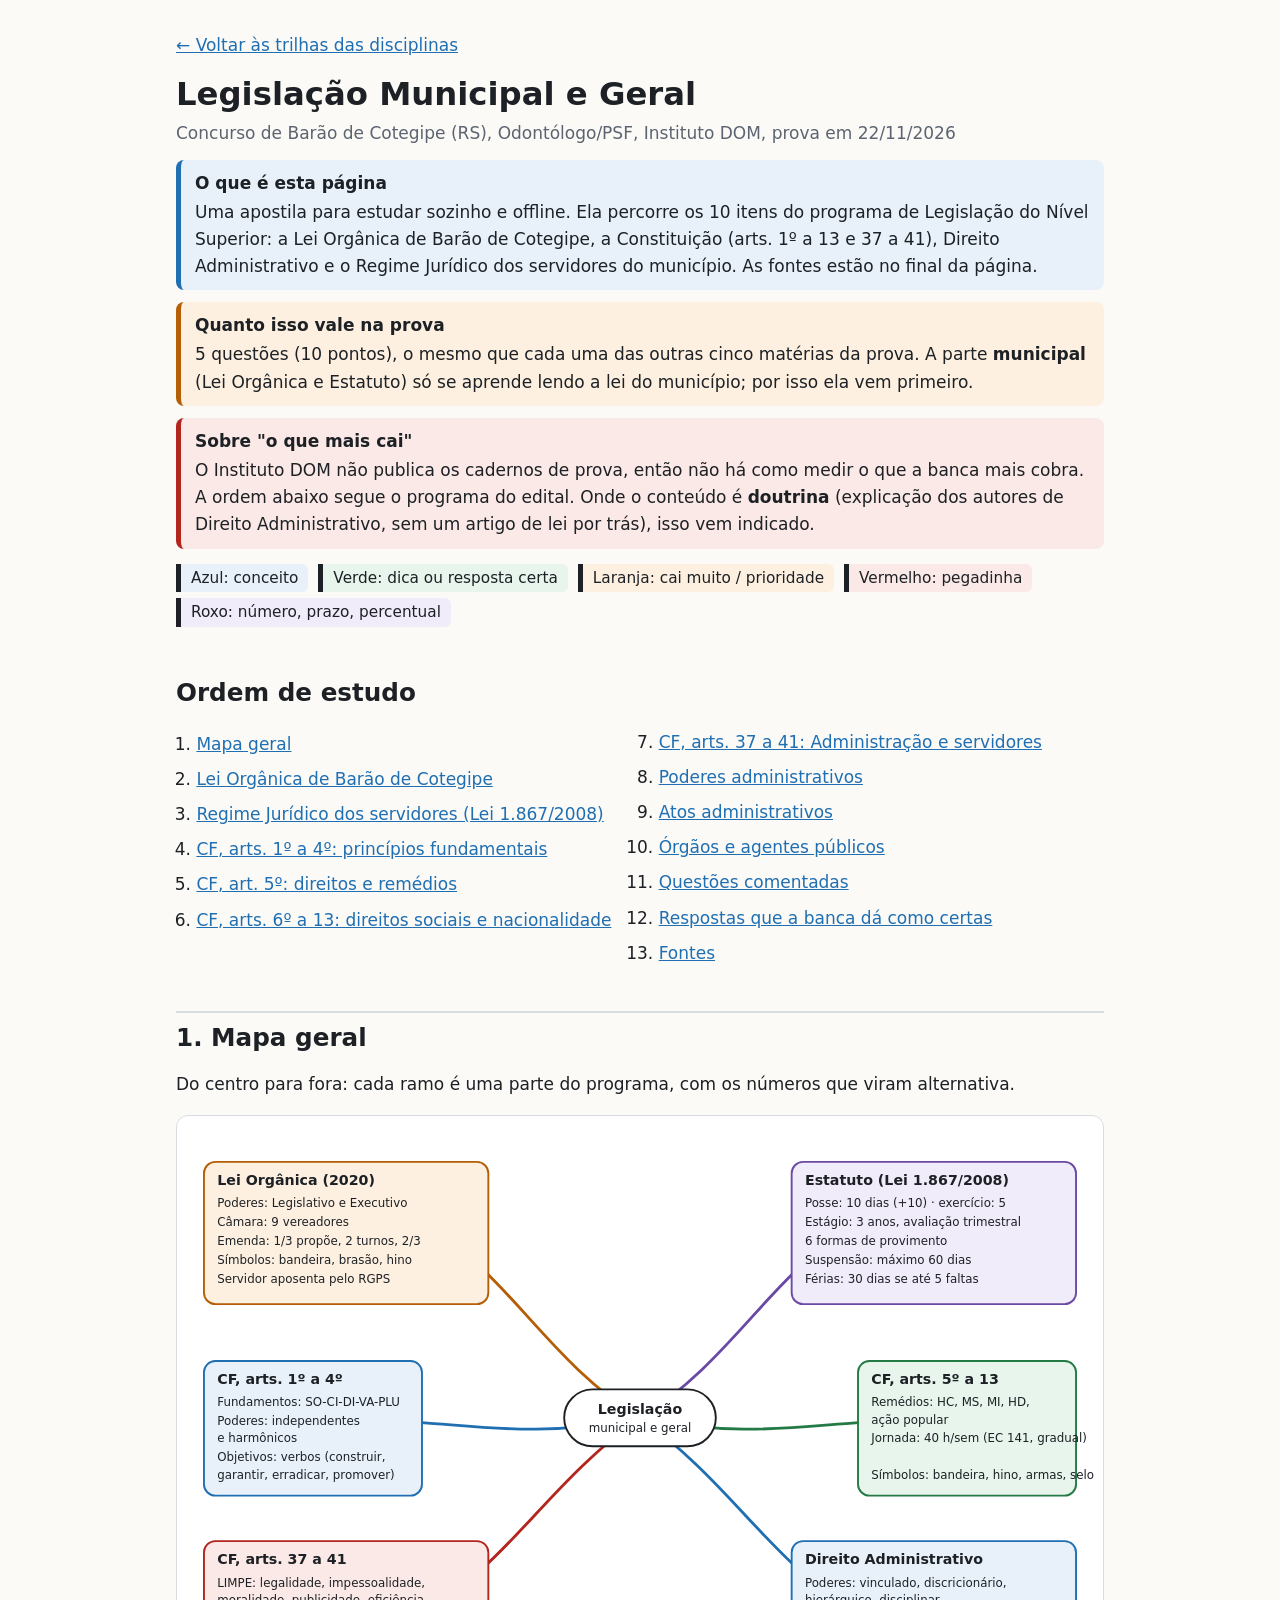
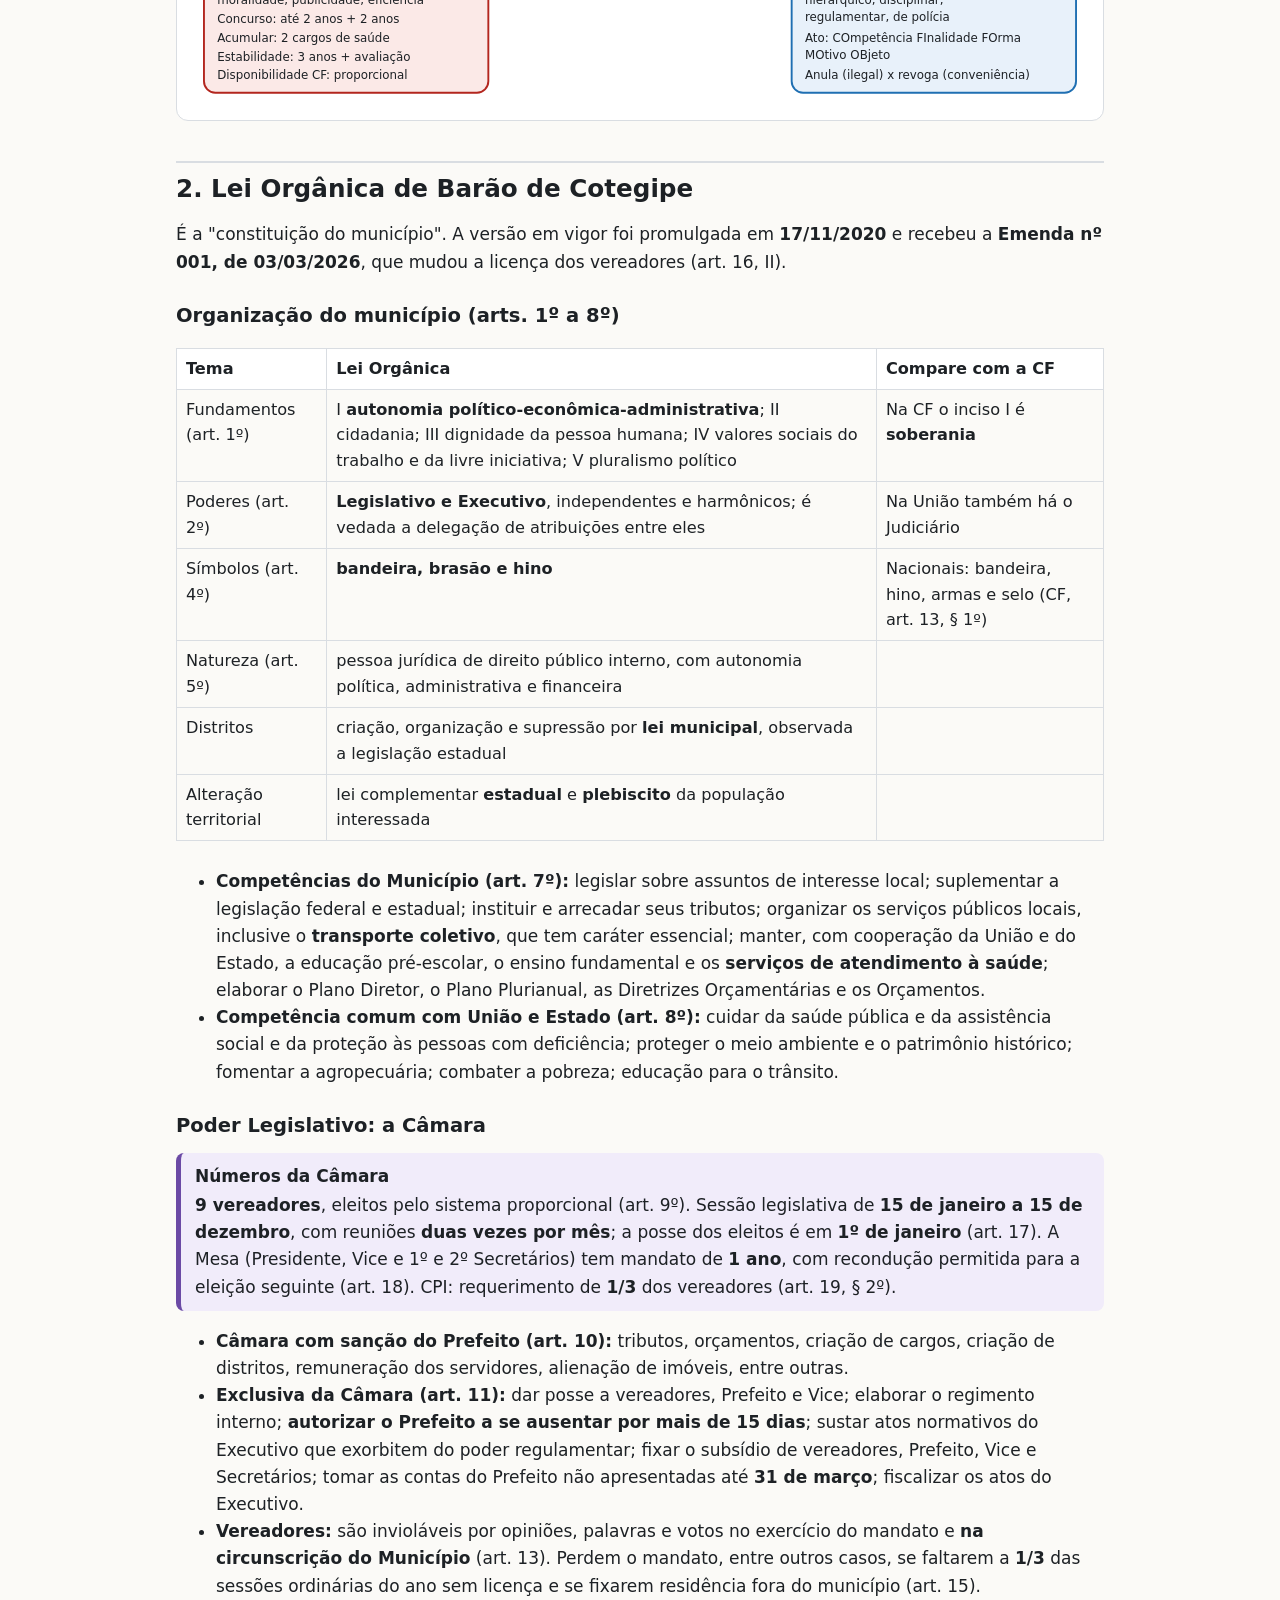
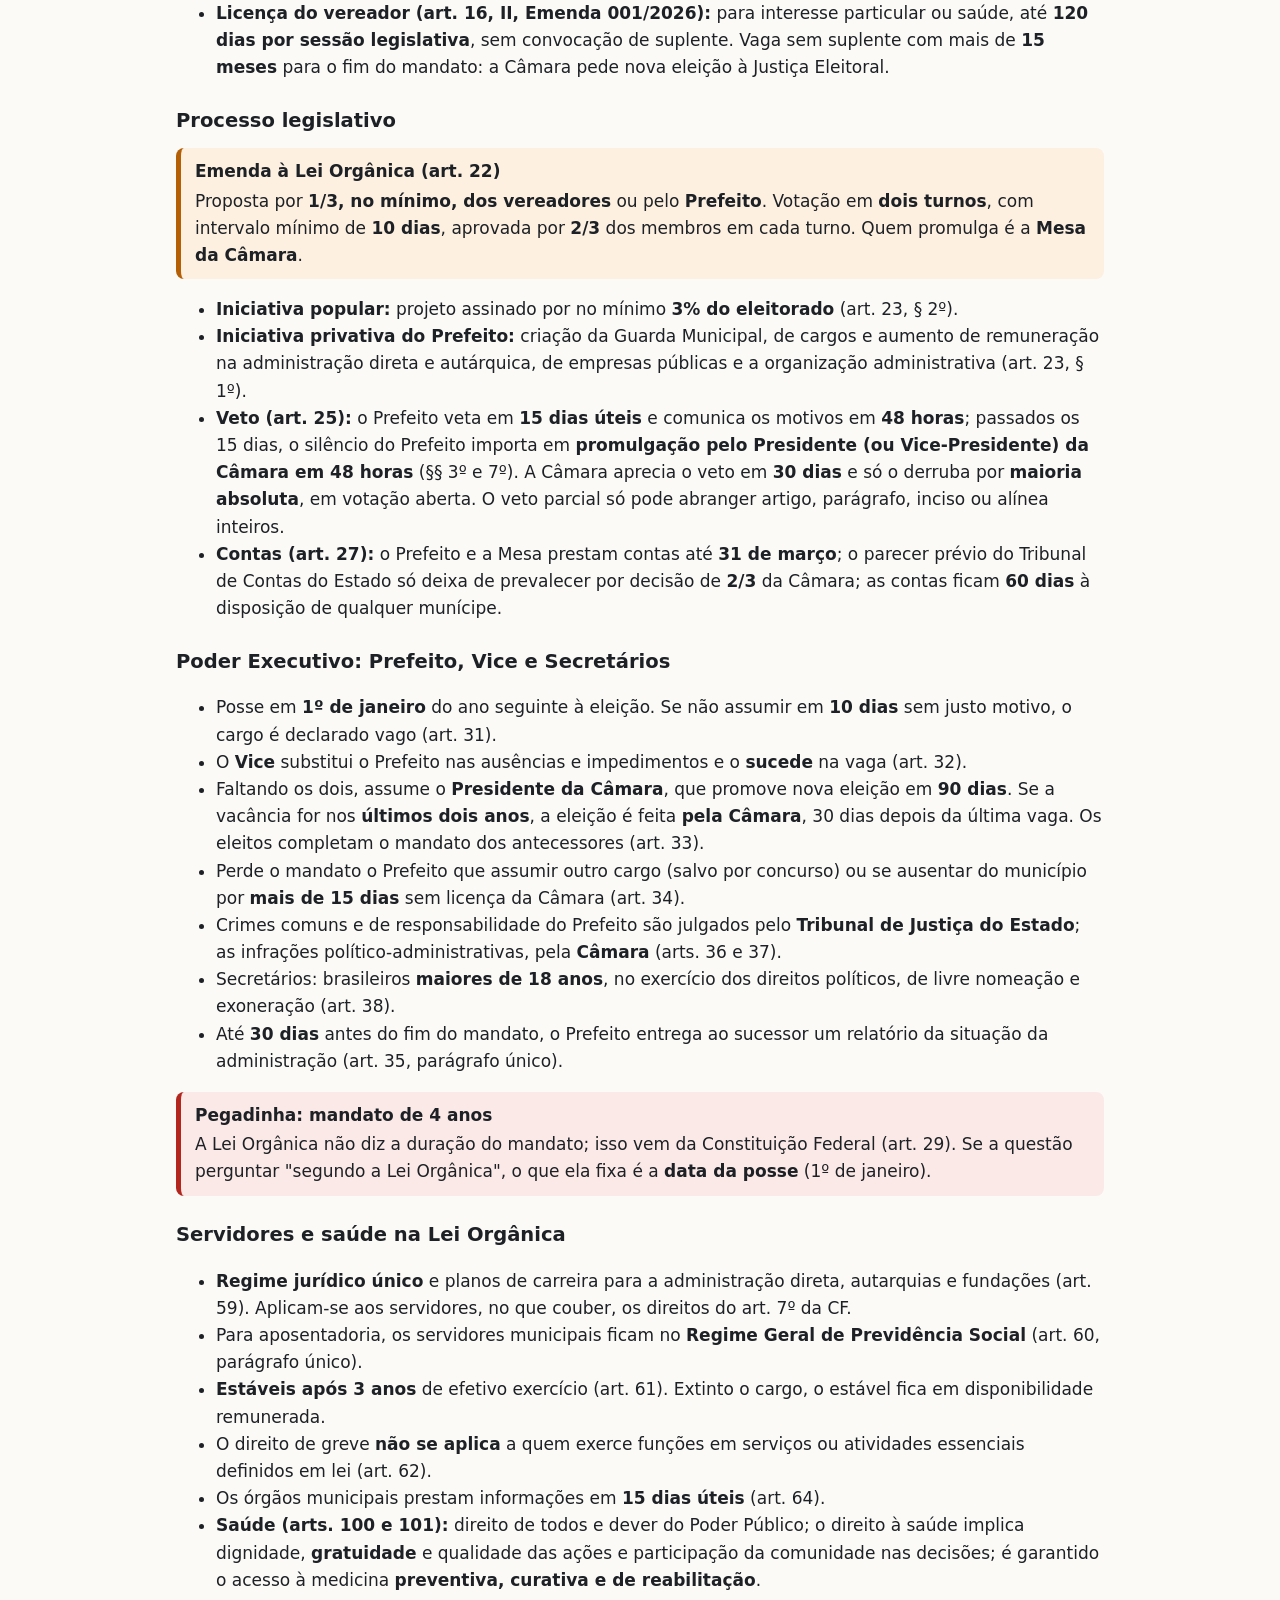
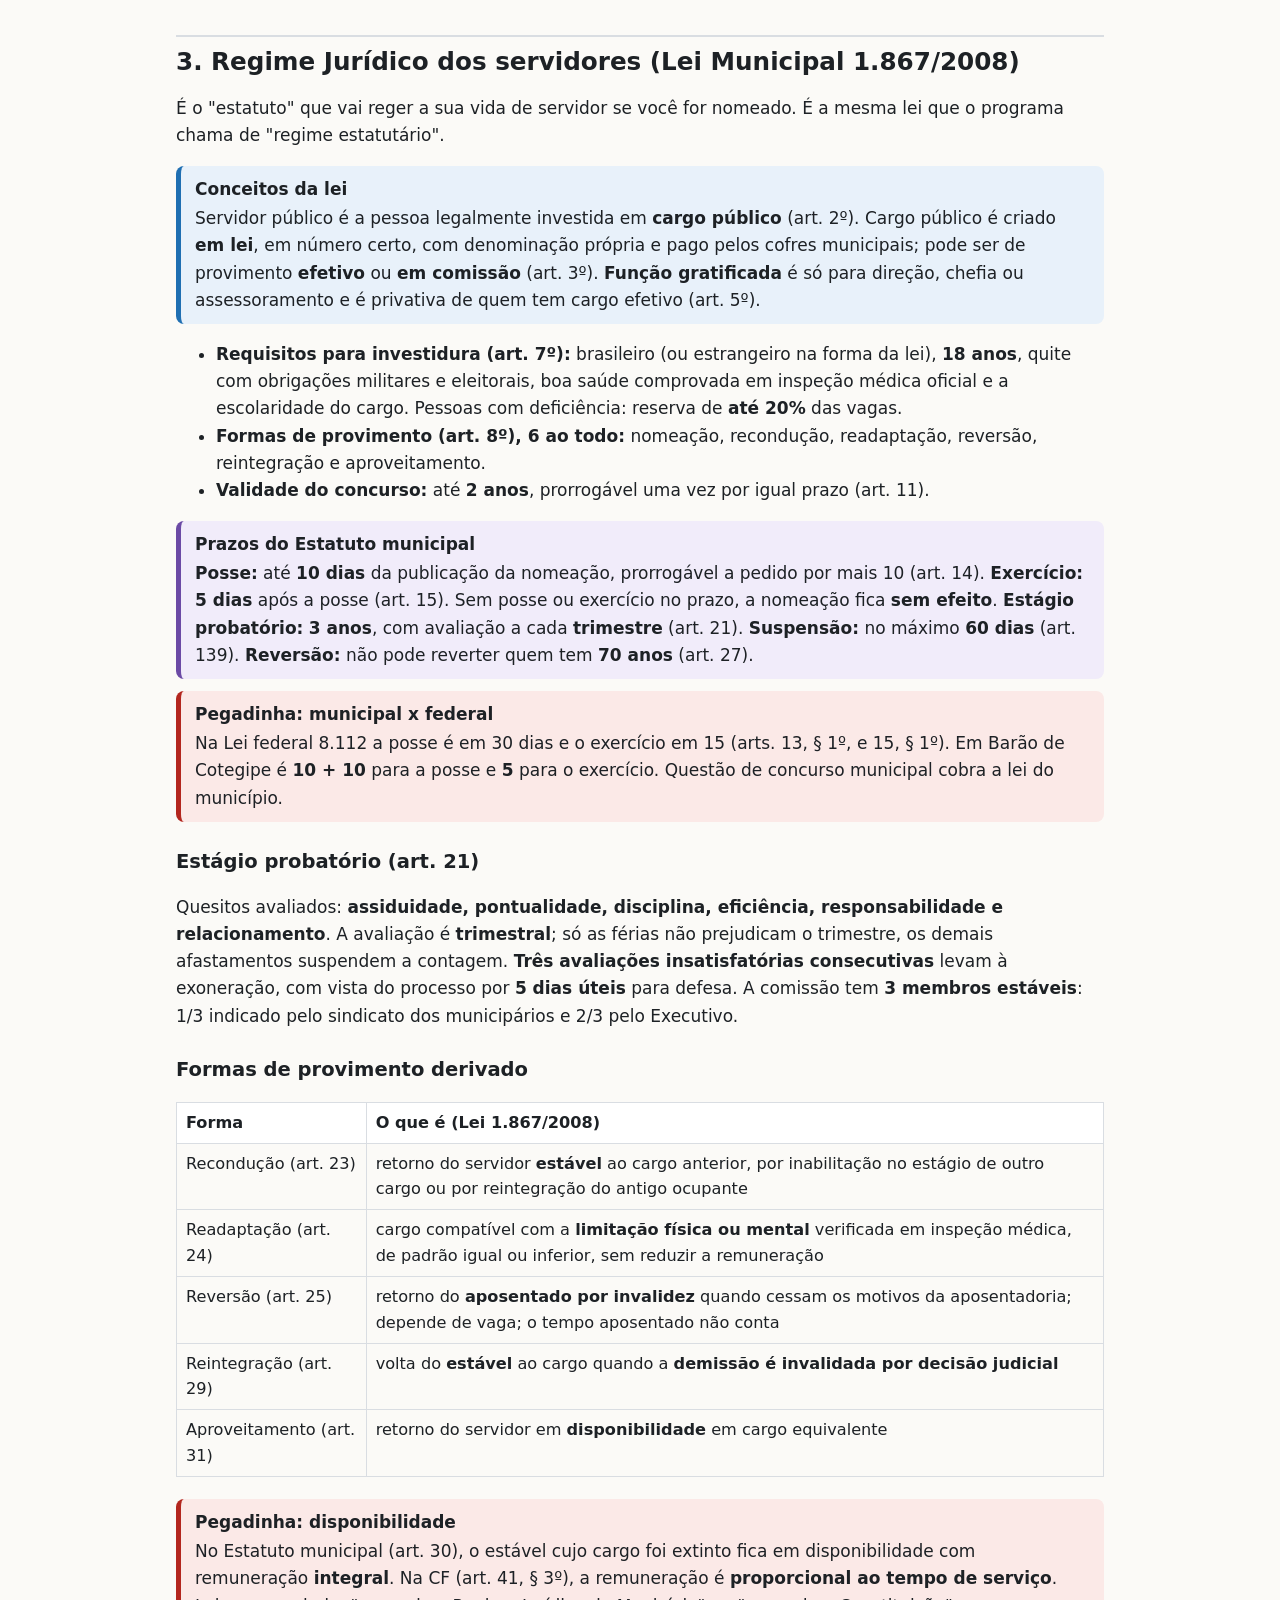
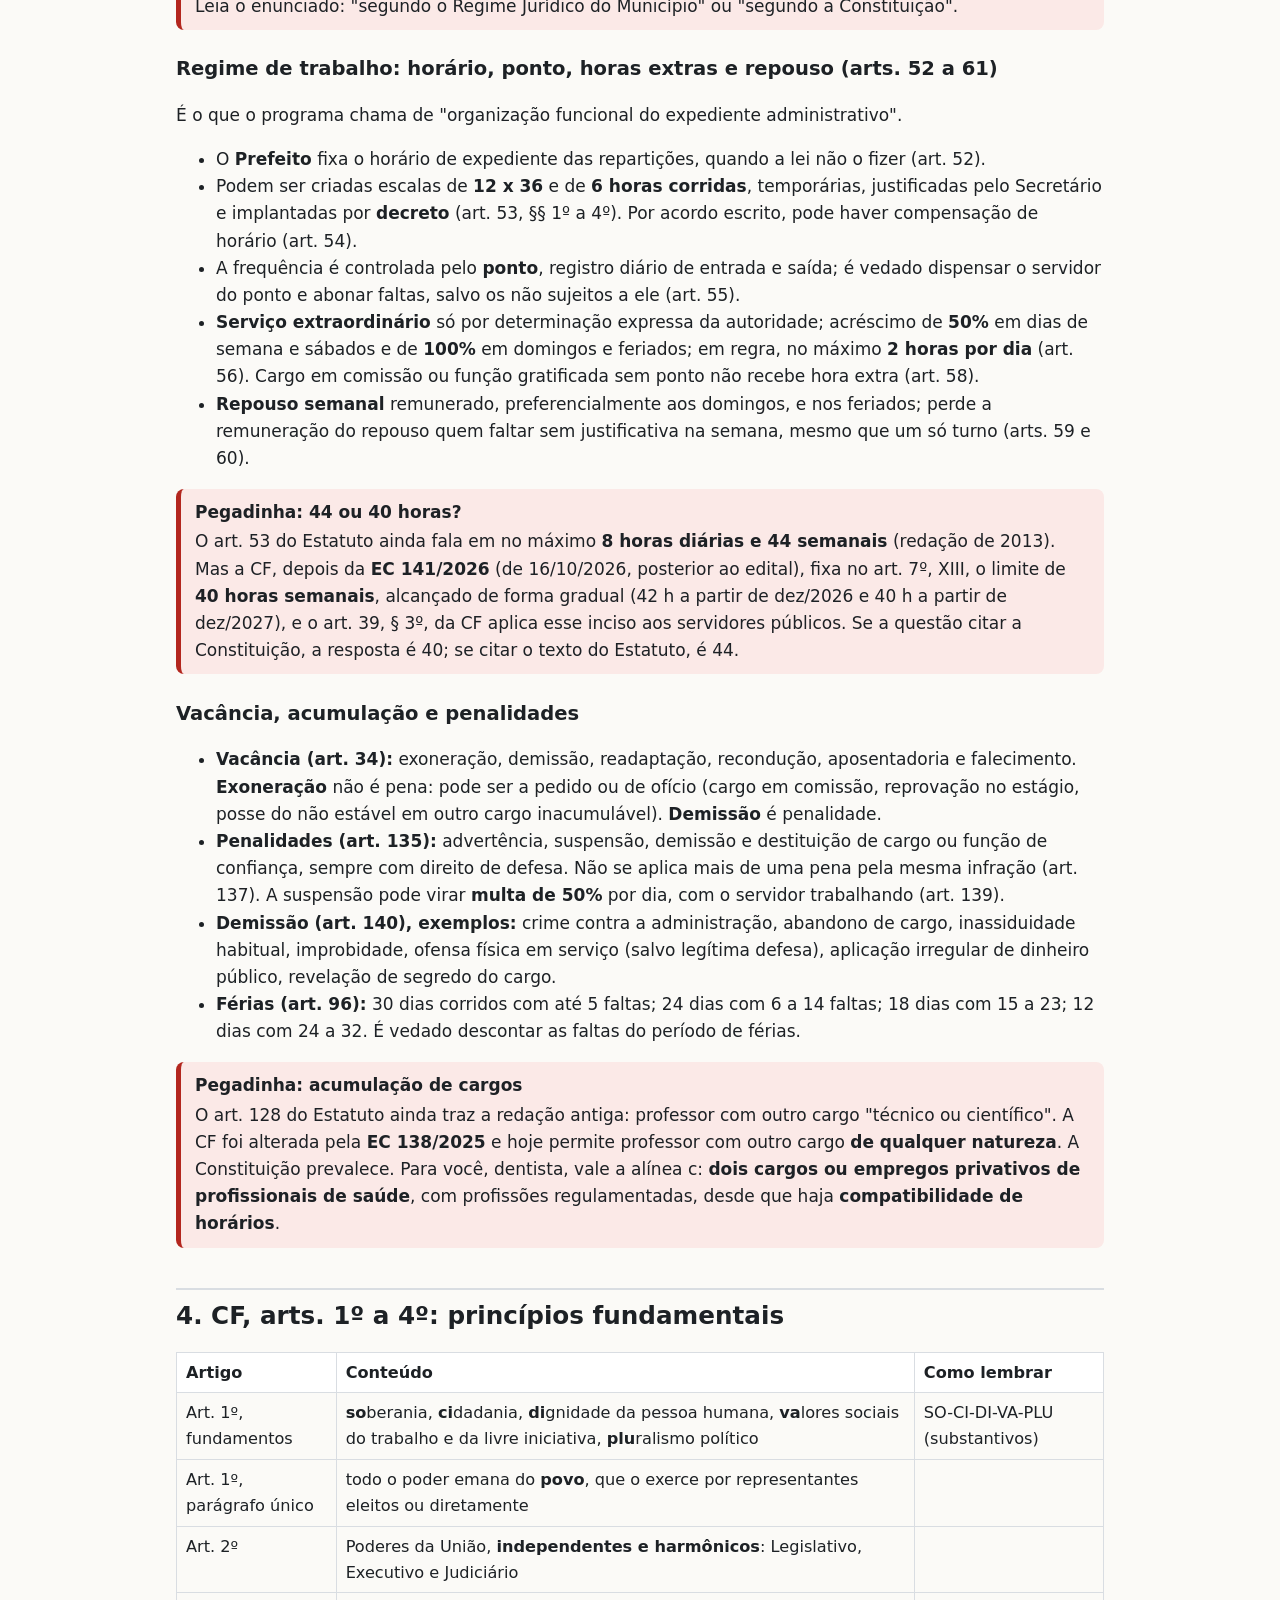
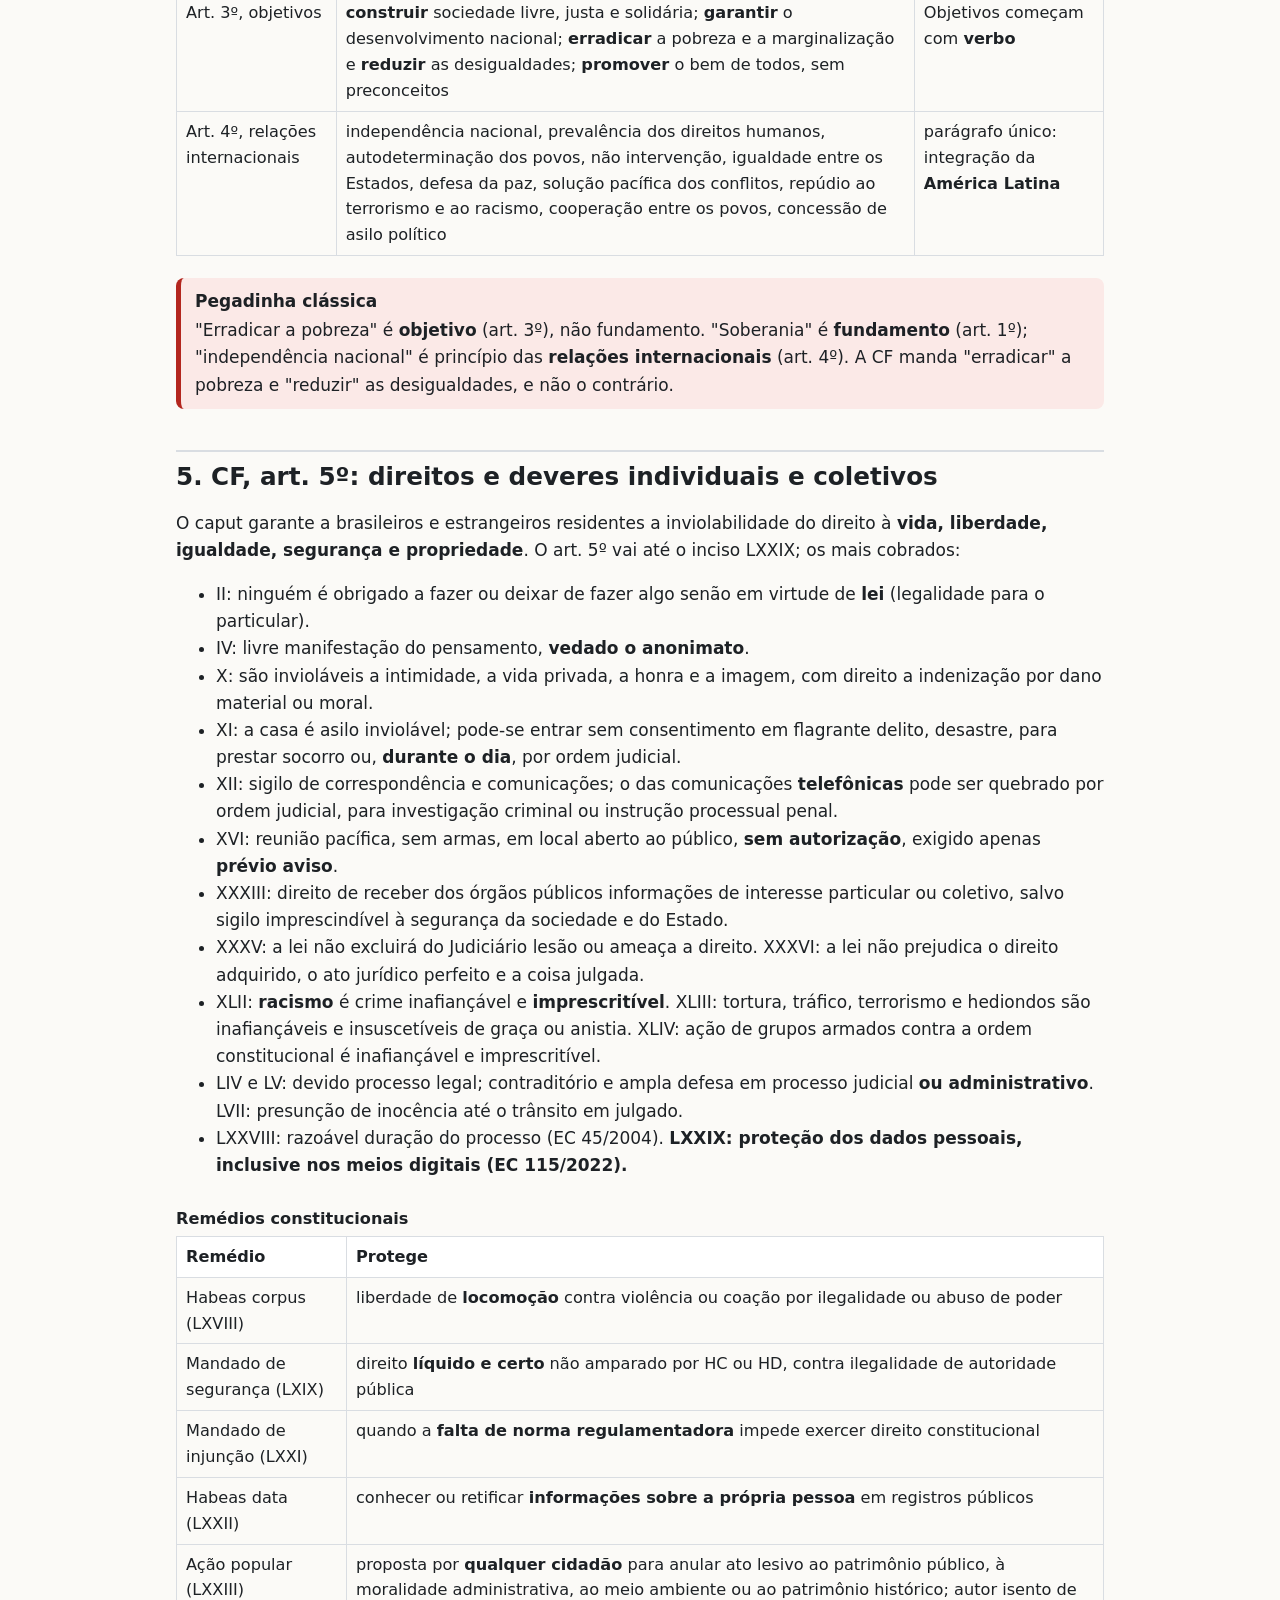
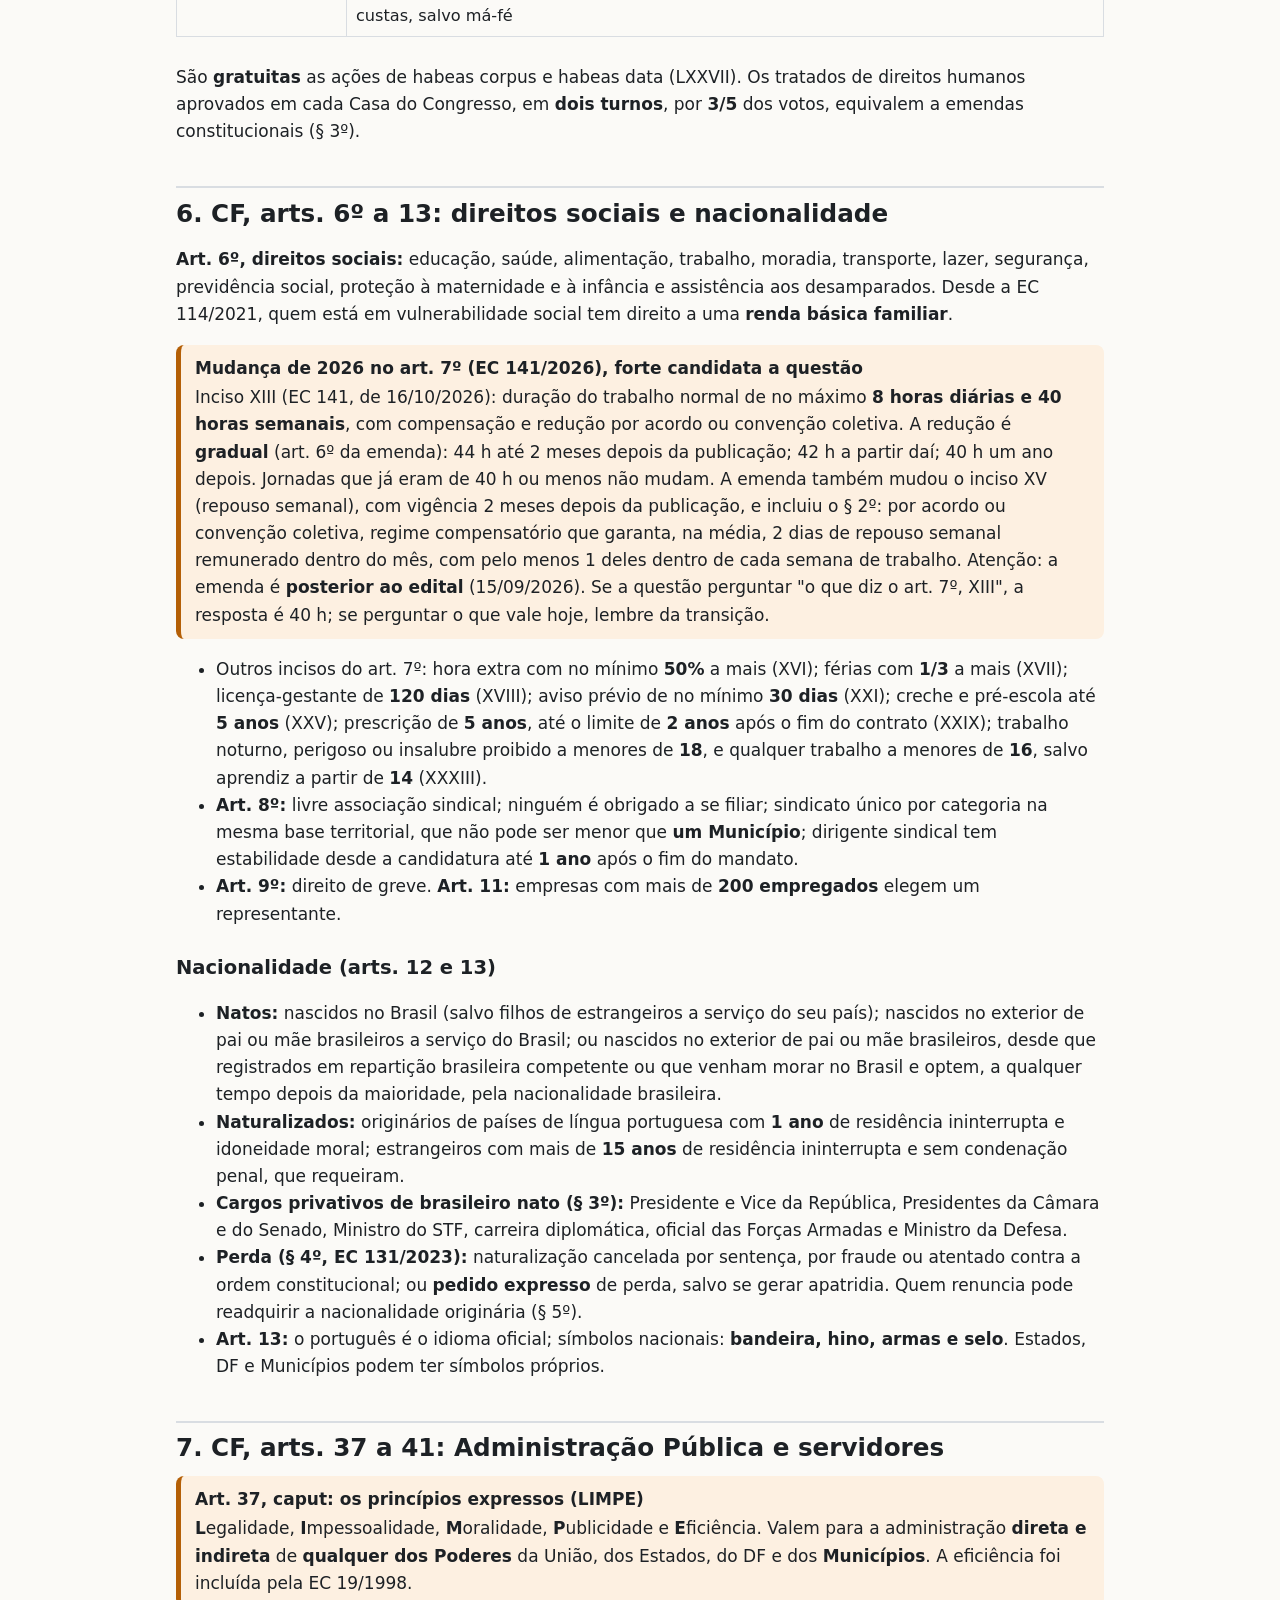
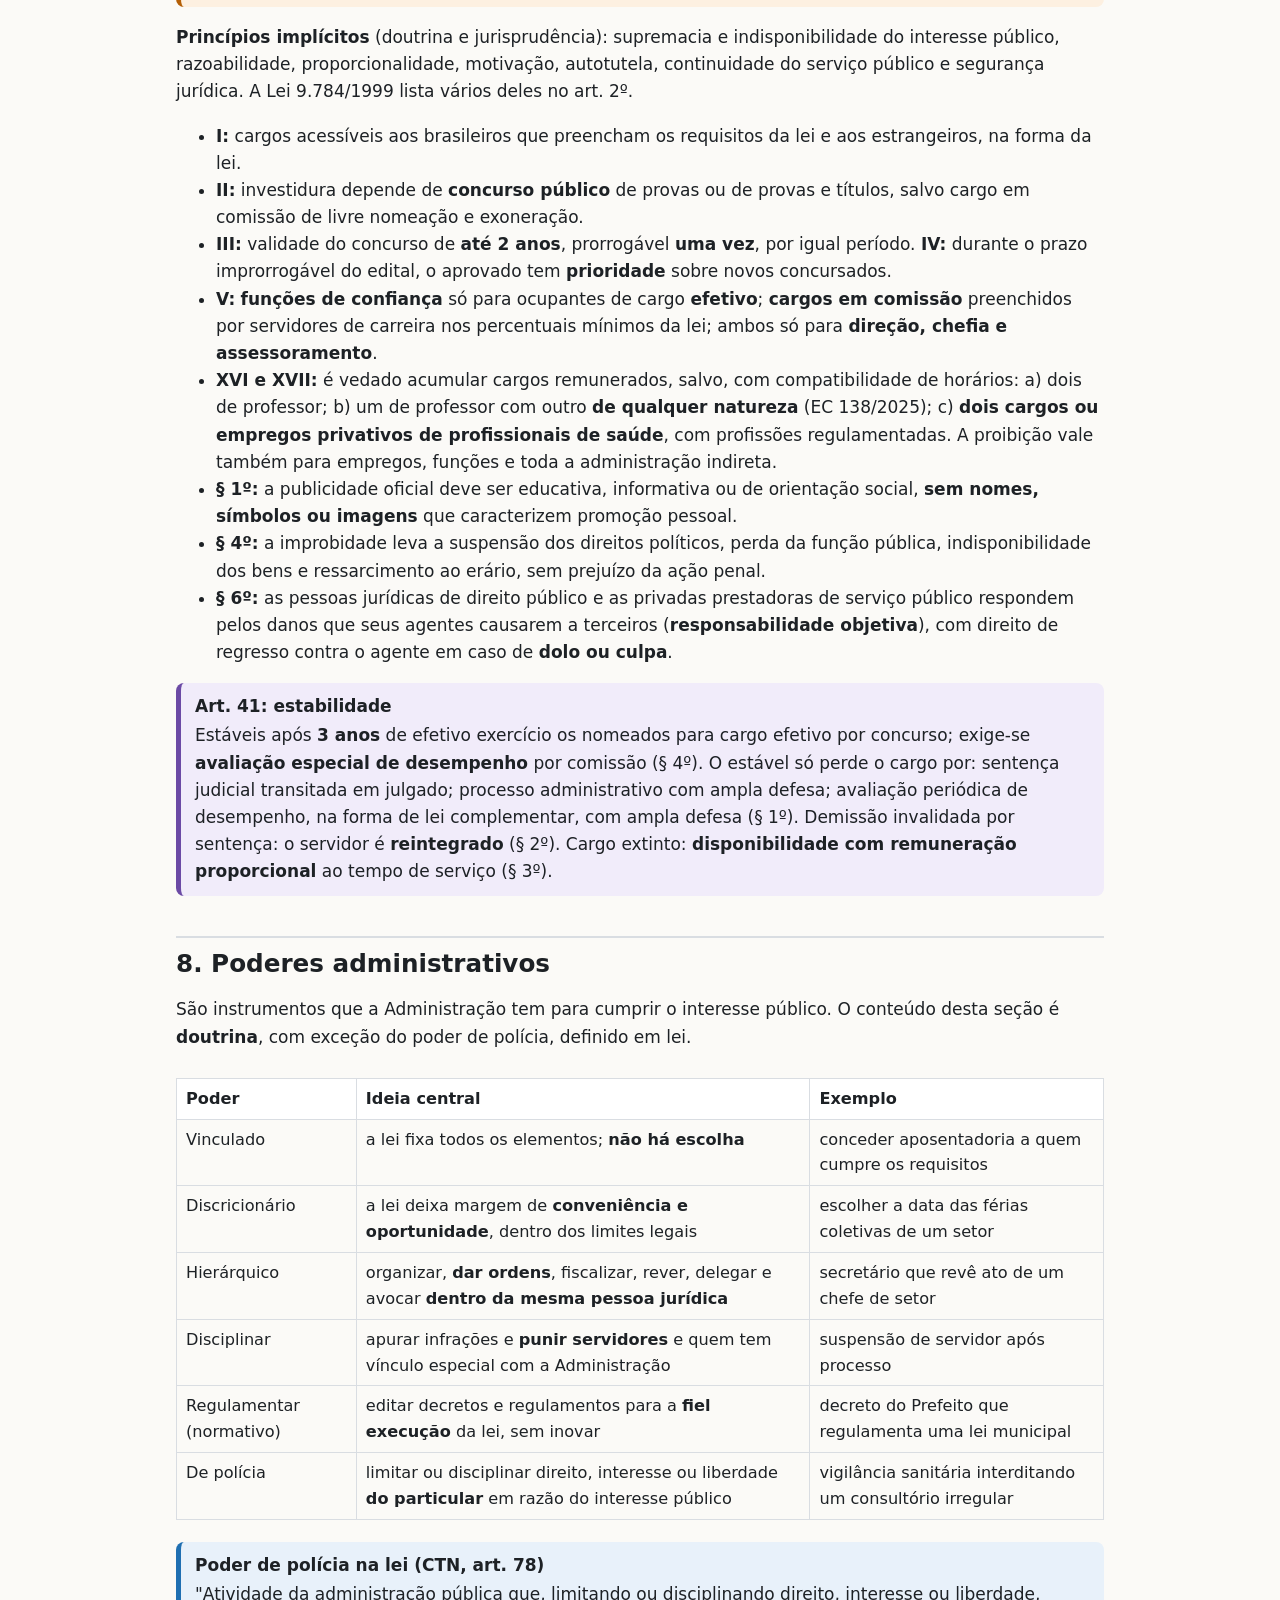
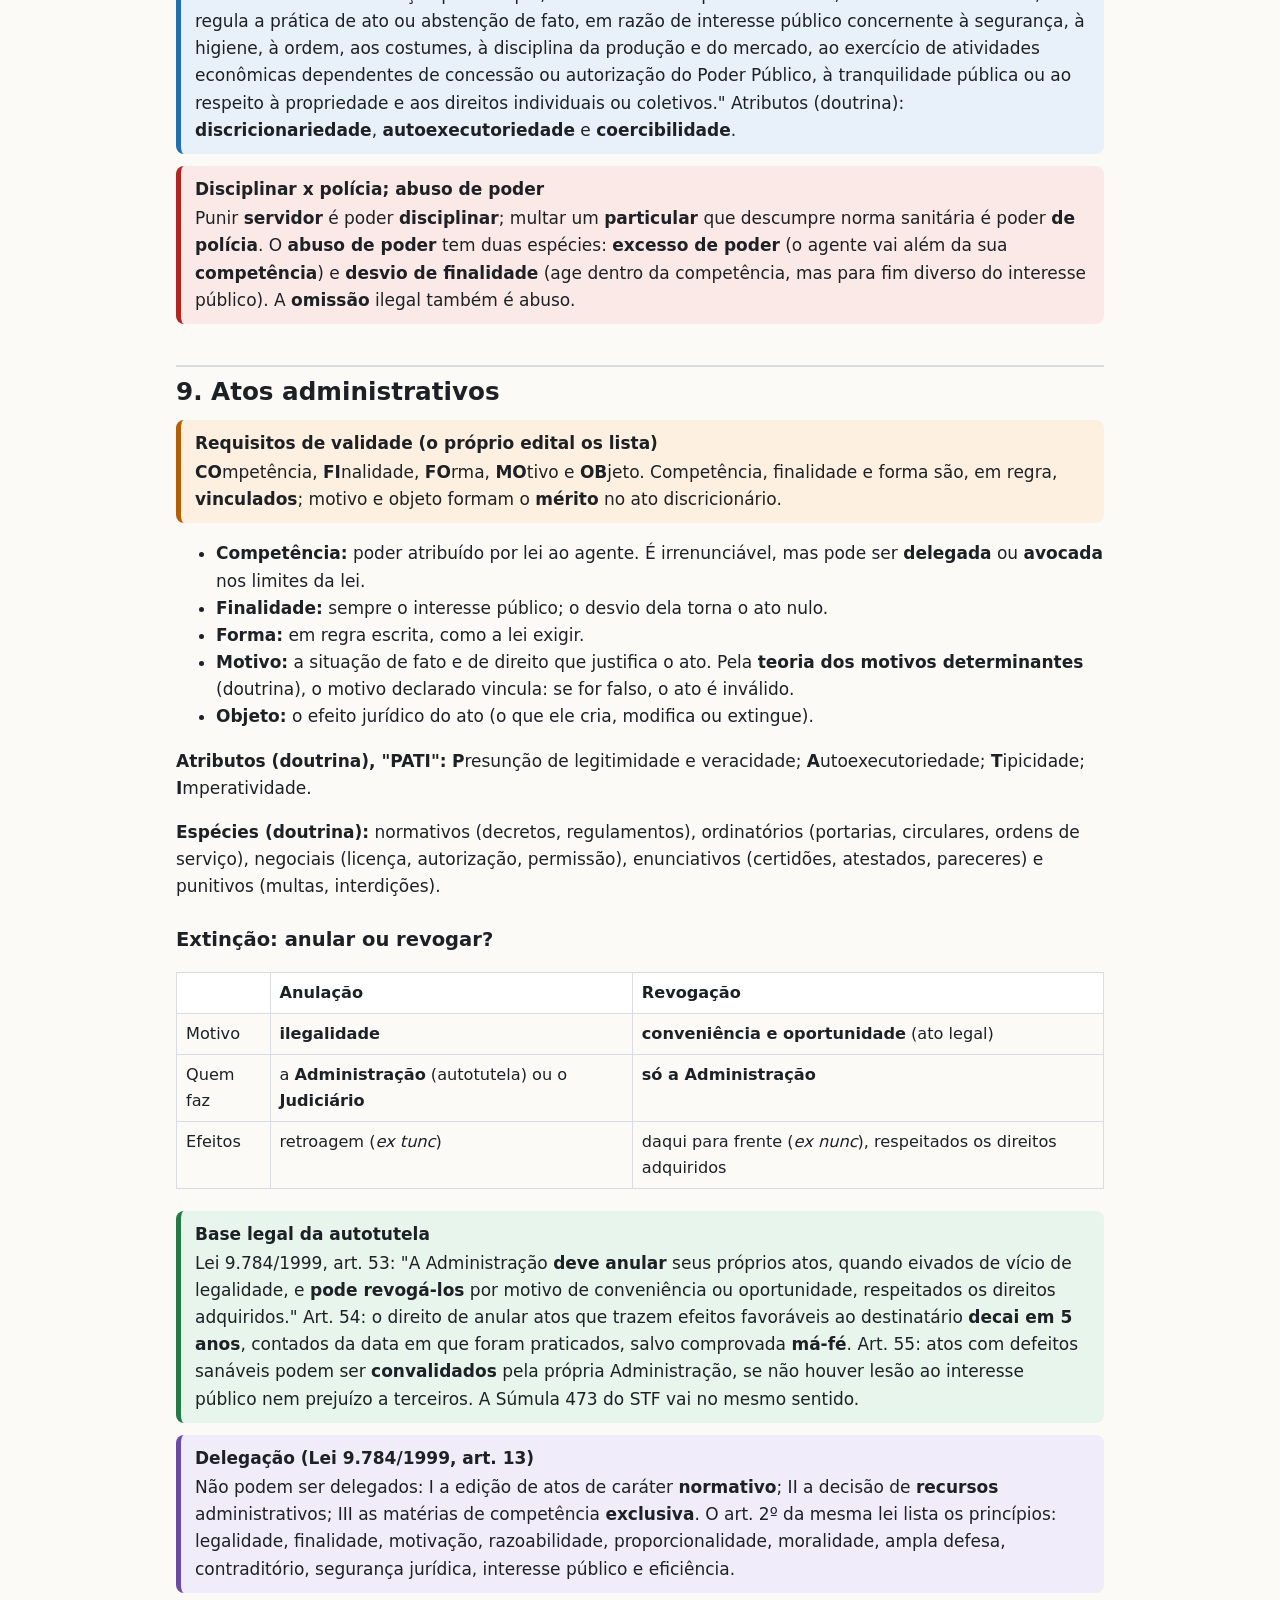
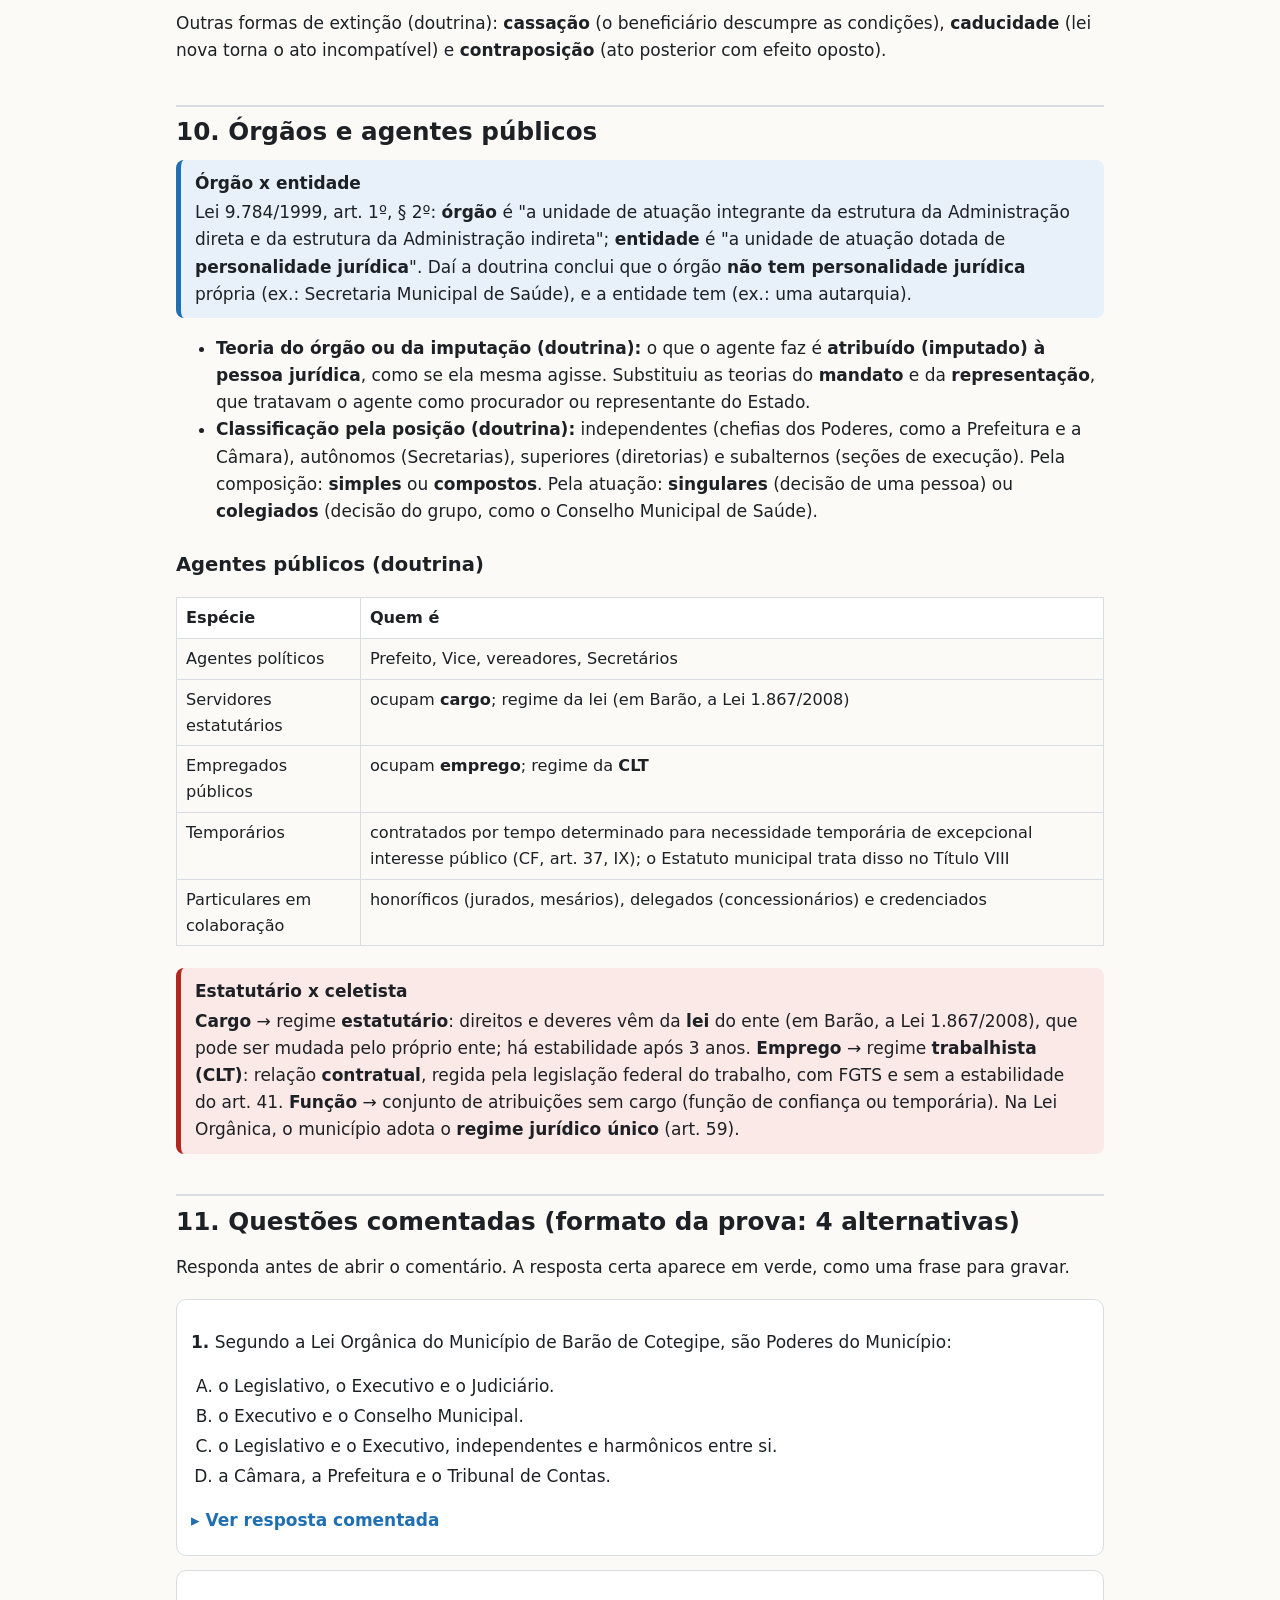
<file: edital/apostilas/legislacao.html>
<!DOCTYPE html>
<html lang="pt-BR">
<head>
<meta charset="utf-8">
<meta name="viewport" content="width=device-width, initial-scale=1">
<meta name="description" content="Apostila de Legislação Municipal e Geral para o concurso de Odontólogo/PSF de Barão de Cotegipe: Lei Orgânica, Regime Jurídico dos servidores, Constituição e Direito Administrativo.">
<title>Apostila de Legislação</title>
<style>
  :root {
    --fundo: #fbfaf7; --texto: #1d2125; --suave: #5b6470; --linha: #d9dde2; --cartao: #ffffff;
    --conceito: #1f6fb2; --conceito-bg: #e8f1fa;
    --dica: #237a45; --dica-bg: #e7f5ec;
    --cai: #b45f06; --cai-bg: #fdf0e1;
    --pega: #b3261e; --pega-bg: #fbe9e7;
    --numero: #6b4aa5; --numero-bg: #f1ecfa;
    --foco: #1f6fb2;
    color-scheme: light dark;
    font: 17px/1.6 system-ui, -apple-system, "Segoe UI", sans-serif;
  }
  :root[data-theme="light"] { color-scheme: light; }
  @media (prefers-color-scheme: dark) {
    :root:not([data-theme="light"]) {
      --fundo: #15181c; --texto: #e7e9ec; --suave: #a3abb5; --linha: #343a42; --cartao: #1d2126;
      --conceito: #79b8ee; --conceito-bg: #182a3b;
      --dica: #74cf95; --dica-bg: #17301f;
      --cai: #f2b264; --cai-bg: #3a2814;
      --pega: #f08a80; --pega-bg: #3b1d1a;
      --numero: #bfa5f0; --numero-bg: #2a2140;
      --foco: #79b8ee;
    }
  }
  :root[data-theme="dark"] {
    --fundo: #15181c; --texto: #e7e9ec; --suave: #a3abb5; --linha: #343a42; --cartao: #1d2126;
    --conceito: #79b8ee; --conceito-bg: #182a3b;
    --dica: #74cf95; --dica-bg: #17301f;
    --cai: #f2b264; --cai-bg: #3a2814;
    --pega: #f08a80; --pega-bg: #3b1d1a;
    --numero: #bfa5f0; --numero-bg: #2a2140;
    --foco: #79b8ee;
  }
  * { box-sizing: border-box; }
  body { margin: 0; background: var(--fundo); color: var(--texto); }
  main, header, footer { max-width: 960px; margin: 0 auto; padding: 0 16px; }
  header { padding-top: 24px; }
  h1 { font-size: 1.9rem; line-height: 1.2; margin: .4rem 0; }
  h2 { font-size: 1.45rem; line-height: 1.25; margin: 2.4rem 0 .6rem; padding-top: .6rem; border-top: 2px solid var(--linha); scroll-margin-top: 12px; }
  h3 { font-size: 1.15rem; margin: 1.4rem 0 .4rem; }
  a { color: var(--conceito); }
  a:focus-visible, summary:focus-visible, button:focus-visible, .mapa:focus-visible { outline: 3px solid var(--foco); outline-offset: 2px; border-radius: 4px; }
  .sub { color: var(--suave); margin: 0; }
  .voltar { display: inline-flex; align-items: center; min-height: 44px; }
  .caixa { border-left: 5px solid; border-radius: 8px; padding: 10px 14px; margin: 12px 0; }
  .caixa > strong:first-child { display: block; margin-bottom: 2px; }
  .conceito { border-color: var(--conceito); background: var(--conceito-bg); }
  .dica { border-color: var(--dica); background: var(--dica-bg); }
  .cai { border-color: var(--cai); background: var(--cai-bg); }
  .pega { border-color: var(--pega); background: var(--pega-bg); }
  .numero { border-color: var(--numero); background: var(--numero-bg); }
  .legenda { display: flex; flex-wrap: wrap; gap: 6px 10px; padding: 0; list-style: none; font-size: .9rem; }
  .legenda li { padding: 2px 10px; border-radius: 0 6px 6px 0; border-left: 5px solid; }
  .indice { columns: 2 260px; padding-left: 1.2rem; }
  .indice li { break-inside: avoid; margin: 2px 0; }
  .indice a { display: inline-block; min-height: 32px; padding: 3px 0; }
  table { width: 100%; border-collapse: collapse; margin: 10px 0; font-size: .95rem; }
  th, td { border: 1px solid var(--linha); padding: 7px 9px; text-align: left; vertical-align: top; }
  th { background: var(--cartao); }
  .tabela { overflow-x: auto; }
  .mapa { background: var(--cartao); border: 1px solid var(--linha); border-radius: 12px; padding: 8px; margin: 14px 0; }
  .mapa svg { width: 100%; height: auto; display: block; }
  .mapa svg text { font-family: system-ui, sans-serif; fill: var(--texto); }
  .mapa .c-ramo { stroke-width: 3; fill: none; }
  .mapa .no { stroke-width: 2; }
  .mapa .t-titulo { font-weight: 700; font-size: 15px; }
  .mapa .t-folha { font-size: 12.5px; }
  .s-conceito { stroke: var(--conceito); } .f-conceito { fill: var(--conceito-bg); }
  .s-dica { stroke: var(--dica); } .f-dica { fill: var(--dica-bg); }
  .s-cai { stroke: var(--cai); } .f-cai { fill: var(--cai-bg); }
  .s-pega { stroke: var(--pega); } .f-pega { fill: var(--pega-bg); }
  .s-numero { stroke: var(--numero); } .f-numero { fill: var(--numero-bg); }
  .s-centro { stroke: var(--texto); } .f-centro { fill: var(--cartao); }
  .questao { background: var(--cartao); border: 1px solid var(--linha); border-radius: 10px; padding: 12px 14px; margin: 14px 0; }
  .questao ol { list-style: upper-alpha; padding-left: 1.6rem; margin: 6px 0; }
  .questao li { margin: 3px 0; }
  details { margin-top: 8px; }
  summary { cursor: pointer; font-weight: 600; min-height: 44px; display: flex; align-items: center; gap: 6px; color: var(--conceito); list-style: none; }
  summary::-webkit-details-marker { display: none; }
  summary::before { content: "▸"; display: inline-block; transition: transform .15s; }
  details[open] > summary::before { transform: rotate(90deg); }
  .certa { background: var(--dica-bg); border-left: 5px solid var(--dica); padding: 6px 10px; border-radius: 6px; margin: 6px 0; }
  .errada { color: var(--suave); margin: 4px 0; }
  .errada s { color: var(--pega); }
  .grava { font-weight: 700; }
  .respostas li { margin: 4px 0; }
  .fontes li { margin: 3px 0; word-break: break-word; }
  footer { padding: 32px 16px 48px; color: var(--suave); font-size: .9rem; }
  @media (max-width: 1024px) { :root { font-size: 16.5px; } }
  .mapa-dica { display: none; color: var(--suave); font-size: .9rem; margin: 0 0 4px; }
  @media (max-width: 768px) {
    h1 { font-size: 1.6rem; }
    .mapa { overflow-x: auto; }
    .mapa svg { min-width: 900px; }
    .mapa-dica { display: block; }
    .indice a { min-height: 44px; display: inline-flex; align-items: center; }
  }
  @media (max-width: 600px) {
    h2 { font-size: 1.3rem; }
    th, td { padding: 6px; font-size: .9rem; }
  }
  @media (max-width: 480px) {
    :root { font-size: 16px; }
    .caixa, .questao { padding: 9px 10px; }
  }
  @media print {
    details { display: block; } details > * { display: block; }
    a { color: inherit; } .voltar { display: none; }
    h2 { break-after: avoid; } .questao, .caixa, .mapa { break-inside: avoid; }
  }
</style>
</head>
<body>
<header>
  <a class="voltar" href="../disciplinas/index.html#legislacao">← Voltar às trilhas das disciplinas</a>
  <h1>Legislação Municipal e Geral</h1>
  <p class="sub">Concurso de Barão de Cotegipe (RS), Odontólogo/PSF, Instituto DOM, prova em 22/11/2026</p>

  <div class="caixa conceito">
    <strong>O que é esta página</strong>
    Uma apostila para estudar sozinho e offline. Ela percorre os 10 itens do programa de Legislação do Nível Superior: a Lei Orgânica de Barão de Cotegipe, a Constituição (arts. 1º a 13 e 37 a 41), Direito Administrativo e o Regime Jurídico dos servidores do município. As fontes estão no final da página.
  </div>

  <div class="caixa cai">
    <strong>Quanto isso vale na prova</strong>
    5 questões (10 pontos), o mesmo que cada uma das outras cinco matérias da prova. A parte <b>municipal</b> (Lei Orgânica e Estatuto) só se aprende lendo a lei do município; por isso ela vem primeiro.
  </div>

  <div class="caixa pega">
    <strong>Sobre "o que mais cai"</strong>
    O Instituto DOM não publica os cadernos de prova, então não há como medir o que a banca mais cobra. A ordem abaixo segue o programa do edital. Onde o conteúdo é <b>doutrina</b> (explicação dos autores de Direito Administrativo, sem um artigo de lei por trás), isso vem indicado.
  </div>

  <ul class="legenda" aria-label="Legenda de cores">
    <li class="conceito">Azul: conceito</li>
    <li class="dica">Verde: dica ou resposta certa</li>
    <li class="cai">Laranja: cai muito / prioridade</li>
    <li class="pega">Vermelho: pegadinha</li>
    <li class="numero">Roxo: número, prazo, percentual</li>
  </ul>

  <h2 id="indice" style="border-top:0">Ordem de estudo</h2>
  <ol class="indice">
    <li><a href="#mapa">Mapa geral</a></li>
    <li><a href="#lom">Lei Orgânica de Barão de Cotegipe</a></li>
    <li><a href="#estatuto">Regime Jurídico dos servidores (Lei 1.867/2008)</a></li>
    <li><a href="#cf1">CF, arts. 1º a 4º: princípios fundamentais</a></li>
    <li><a href="#cf5">CF, art. 5º: direitos e remédios</a></li>
    <li><a href="#cf6">CF, arts. 6º a 13: direitos sociais e nacionalidade</a></li>
    <li><a href="#cf37">CF, arts. 37 a 41: Administração e servidores</a></li>
    <li><a href="#poderes">Poderes administrativos</a></li>
    <li><a href="#atos">Atos administrativos</a></li>
    <li><a href="#orgaos">Órgãos e agentes públicos</a></li>
    <li><a href="#questoes">Questões comentadas</a></li>
    <li><a href="#respostas">Respostas que a banca dá como certas</a></li>
    <li><a href="#fontes">Fontes</a></li>
  </ol>
</header>

<main>

<h2 id="mapa">1. Mapa geral</h2>
<p>Do centro para fora: cada ramo é uma parte do programa, com os números que viram alternativa.</p>
<p class="mapa-dica">No celular, arraste o mapa para o lado para ver tudo.</p>
<div class="mapa" role="region" tabindex="0" aria-label="Mapa mental de Legislação (no celular, role para o lado)">
<svg viewBox="0 0 960 620" role="img" aria-labelledby="mapa-tit mapa-desc">
  <title id="mapa-tit">Mapa mental de Legislação Municipal e Geral</title>
  <desc id="mapa-desc">No centro, Legislação. Seis ramos: Lei Orgânica, Estatuto dos servidores, Constituição arts. 1º a 13, Constituição arts. 37 a 41, poderes administrativos e atos administrativos.</desc>
  <path class="c-ramo s-cai" d="M480 310 C 380 250, 330 140, 250 110"/>
  <path class="c-ramo s-numero" d="M480 310 C 580 250, 630 140, 710 110"/>
  <path class="c-ramo s-conceito" d="M480 310 C 380 330, 320 320, 250 315"/>
  <path class="c-ramo s-dica" d="M480 310 C 580 330, 640 320, 710 315"/>
  <path class="c-ramo s-pega" d="M480 310 C 380 380, 330 480, 250 510"/>
  <path class="c-ramo s-conceito" d="M480 310 C 580 380, 630 480, 710 510"/>
  <rect class="no s-centro f-centro" x="400" y="280" width="160" height="60" rx="30"/>
  <text x="480" y="306" text-anchor="middle" class="t-titulo">Legislação</text>
  <text x="480" y="325" text-anchor="middle" class="t-folha">municipal e geral</text>

  <rect class="no s-cai f-cai" x="20" y="40" width="300" height="150" rx="12"/>
  <text x="34" y="64" class="t-titulo">Lei Orgânica (2020)</text>
  <text x="34" y="88" class="t-folha">Poderes: Legislativo e Executivo</text>
  <text x="34" y="108" class="t-folha">Câmara: 9 vereadores</text>
  <text x="34" y="128" class="t-folha">Emenda: 1/3 propõe, 2 turnos, 2/3</text>
  <text x="34" y="148" class="t-folha">Símbolos: bandeira, brasão, hino</text>
  <text x="34" y="168" class="t-folha">Servidor aposenta pelo RGPS</text>

  <rect class="no s-numero f-numero" x="640" y="40" width="300" height="150" rx="12"/>
  <text x="654" y="64" class="t-titulo">Estatuto (Lei 1.867/2008)</text>
  <text x="654" y="88" class="t-folha">Posse: 10 dias (+10) · exercício: 5</text>
  <text x="654" y="108" class="t-folha">Estágio: 3 anos, avaliação trimestral</text>
  <text x="654" y="128" class="t-folha">6 formas de provimento</text>
  <text x="654" y="148" class="t-folha">Suspensão: máximo 60 dias</text>
  <text x="654" y="168" class="t-folha">Férias: 30 dias se até 5 faltas</text>

  <rect class="no s-conceito f-conceito" x="20" y="250" width="230" height="142" rx="12"/>
  <text x="34" y="274" class="t-titulo">CF, arts. 1º a 4º</text>
  <text x="34" y="298" class="t-folha">Fundamentos: SO-CI-DI-VA-PLU</text>
  <text x="34" y="318" class="t-folha">Poderes: independentes</text>
  <text x="34" y="336" class="t-folha">  e harmônicos</text>
  <text x="34" y="356" class="t-folha">Objetivos: verbos (construir,</text>
  <text x="34" y="374" class="t-folha">  garantir, erradicar, promover)</text>

  <rect class="no s-dica f-dica" x="710" y="250" width="230" height="142" rx="12"/>
  <text x="724" y="274" class="t-titulo">CF, arts. 5º a 13</text>
  <text x="724" y="298" class="t-folha">Remédios: HC, MS, MI, HD,</text>
  <text x="724" y="316" class="t-folha">  ação popular</text>
  <text x="724" y="336" class="t-folha">Jornada: 40 h/sem (EC 141, gradual)</text>
  <text x="724" y="374" class="t-folha">Símbolos: bandeira, hino, armas, selo</text>

  <rect class="no s-pega f-pega" x="20" y="440" width="300" height="160" rx="12"/>
  <text x="34" y="464" class="t-titulo">CF, arts. 37 a 41</text>
  <text x="34" y="488" class="t-folha">LIMPE: legalidade, impessoalidade,</text>
  <text x="34" y="506" class="t-folha">  moralidade, publicidade, eficiência</text>
  <text x="34" y="526" class="t-folha">Concurso: até 2 anos + 2 anos</text>
  <text x="34" y="546" class="t-folha">Acumular: 2 cargos de saúde</text>
  <text x="34" y="566" class="t-folha">Estabilidade: 3 anos + avaliação</text>
  <text x="34" y="586" class="t-folha">Disponibilidade CF: proporcional</text>

  <rect class="no s-conceito f-conceito" x="640" y="440" width="300" height="160" rx="12"/>
  <text x="654" y="464" class="t-titulo">Direito Administrativo</text>
  <text x="654" y="488" class="t-folha">Poderes: vinculado, discricionário,</text>
  <text x="654" y="506" class="t-folha">  hierárquico, disciplinar,</text>
  <text x="654" y="524" class="t-folha">  regulamentar, de polícia</text>
  <text x="654" y="546" class="t-folha">Ato: COmpetência FInalidade FOrma</text>
  <text x="654" y="564" class="t-folha">  MOtivo OBjeto</text>
  <text x="654" y="586" class="t-folha">Anula (ilegal) x revoga (conveniência)</text>
</svg>
</div>

<h2 id="lom">2. Lei Orgânica de Barão de Cotegipe</h2>
<p>É a "constituição do município". A versão em vigor foi promulgada em <b>17/11/2020</b> e recebeu a <b>Emenda nº 001, de 03/03/2026</b>, que mudou a licença dos vereadores (art. 16, II).</p>

<h3>Organização do município (arts. 1º a 8º)</h3>
<div class="tabela"><table>
  <tr><th scope="col">Tema</th><th scope="col">Lei Orgânica</th><th scope="col">Compare com a CF</th></tr>
  <tr><td>Fundamentos (art. 1º)</td><td>I <b>autonomia político-econômica-administrativa</b>; II cidadania; III dignidade da pessoa humana; IV valores sociais do trabalho e da livre iniciativa; V pluralismo político</td><td>Na CF o inciso I é <b>soberania</b></td></tr>
  <tr><td>Poderes (art. 2º)</td><td><b>Legislativo e Executivo</b>, independentes e harmônicos; é vedada a delegação de atribuições entre eles</td><td>Na União também há o Judiciário</td></tr>
  <tr><td>Símbolos (art. 4º)</td><td><b>bandeira, brasão e hino</b></td><td>Nacionais: bandeira, hino, armas e selo (CF, art. 13, § 1º)</td></tr>
  <tr><td>Natureza (art. 5º)</td><td>pessoa jurídica de direito público interno, com autonomia política, administrativa e financeira</td><td></td></tr>
  <tr><td>Distritos</td><td>criação, organização e supressão por <b>lei municipal</b>, observada a legislação estadual</td><td></td></tr>
  <tr><td>Alteração territorial</td><td>lei complementar <b>estadual</b> e <b>plebiscito</b> da população interessada</td><td></td></tr>
</table></div>
<ul>
  <li><b>Competências do Município (art. 7º):</b> legislar sobre assuntos de interesse local; suplementar a legislação federal e estadual; instituir e arrecadar seus tributos; organizar os serviços públicos locais, inclusive o <b>transporte coletivo</b>, que tem caráter essencial; manter, com cooperação da União e do Estado, a educação pré-escolar, o ensino fundamental e os <b>serviços de atendimento à saúde</b>; elaborar o Plano Diretor, o Plano Plurianual, as Diretrizes Orçamentárias e os Orçamentos.</li>
  <li><b>Competência comum com União e Estado (art. 8º):</b> cuidar da saúde pública e da assistência social e da proteção às pessoas com deficiência; proteger o meio ambiente e o patrimônio histórico; fomentar a agropecuária; combater a pobreza; educação para o trânsito.</li>
</ul>

<h3>Poder Legislativo: a Câmara</h3>
<div class="caixa numero"><strong>Números da Câmara</strong>
<b>9 vereadores</b>, eleitos pelo sistema proporcional (art. 9º). Sessão legislativa de <b>15 de janeiro a 15 de dezembro</b>, com reuniões <b>duas vezes por mês</b>; a posse dos eleitos é em <b>1º de janeiro</b> (art. 17). A Mesa (Presidente, Vice e 1º e 2º Secretários) tem mandato de <b>1 ano</b>, com recondução permitida para a eleição seguinte (art. 18). CPI: requerimento de <b>1/3</b> dos vereadores (art. 19, § 2º).</div>
<ul>
  <li><b>Câmara com sanção do Prefeito (art. 10):</b> tributos, orçamentos, criação de cargos, criação de distritos, remuneração dos servidores, alienação de imóveis, entre outras.</li>
  <li><b>Exclusiva da Câmara (art. 11):</b> dar posse a vereadores, Prefeito e Vice; elaborar o regimento interno; <b>autorizar o Prefeito a se ausentar por mais de 15 dias</b>; sustar atos normativos do Executivo que exorbitem do poder regulamentar; fixar o subsídio de vereadores, Prefeito, Vice e Secretários; tomar as contas do Prefeito não apresentadas até <b>31 de março</b>; fiscalizar os atos do Executivo.</li>
  <li><b>Vereadores:</b> são invioláveis por opiniões, palavras e votos no exercício do mandato e <b>na circunscrição do Município</b> (art. 13). Perdem o mandato, entre outros casos, se faltarem a <b>1/3</b> das sessões ordinárias do ano sem licença e se fixarem residência fora do município (art. 15).</li>
  <li><b>Licença do vereador (art. 16, II, Emenda 001/2026):</b> para interesse particular ou saúde, até <b>120 dias por sessão legislativa</b>, sem convocação de suplente. Vaga sem suplente com mais de <b>15 meses</b> para o fim do mandato: a Câmara pede nova eleição à Justiça Eleitoral.</li>
</ul>

<h3>Processo legislativo</h3>
<div class="caixa cai"><strong>Emenda à Lei Orgânica (art. 22)</strong>
Proposta por <b>1/3, no mínimo, dos vereadores</b> ou pelo <b>Prefeito</b>. Votação em <b>dois turnos</b>, com intervalo mínimo de <b>10 dias</b>, aprovada por <b>2/3</b> dos membros em cada turno. Quem promulga é a <b>Mesa da Câmara</b>.</div>
<ul>
  <li><b>Iniciativa popular:</b> projeto assinado por no mínimo <b>3% do eleitorado</b> (art. 23, § 2º).</li>
  <li><b>Iniciativa privativa do Prefeito:</b> criação da Guarda Municipal, de cargos e aumento de remuneração na administração direta e autárquica, de empresas públicas e a organização administrativa (art. 23, § 1º).</li>
  <li><b>Veto (art. 25):</b> o Prefeito veta em <b>15 dias úteis</b> e comunica os motivos em <b>48 horas</b>; passados os 15 dias, o silêncio do Prefeito importa em <b>promulgação pelo Presidente (ou Vice-Presidente) da Câmara em 48 horas</b> (§§ 3º e 7º). A Câmara aprecia o veto em <b>30 dias</b> e só o derruba por <b>maioria absoluta</b>, em votação aberta. O veto parcial só pode abranger artigo, parágrafo, inciso ou alínea inteiros.</li>
  <li><b>Contas (art. 27):</b> o Prefeito e a Mesa prestam contas até <b>31 de março</b>; o parecer prévio do Tribunal de Contas do Estado só deixa de prevalecer por decisão de <b>2/3</b> da Câmara; as contas ficam <b>60 dias</b> à disposição de qualquer munícipe.</li>
</ul>

<h3>Poder Executivo: Prefeito, Vice e Secretários</h3>
<ul>
  <li>Posse em <b>1º de janeiro</b> do ano seguinte à eleição. Se não assumir em <b>10 dias</b> sem justo motivo, o cargo é declarado vago (art. 31).</li>
  <li>O <b>Vice</b> substitui o Prefeito nas ausências e impedimentos e o <b>sucede</b> na vaga (art. 32).</li>
  <li>Faltando os dois, assume o <b>Presidente da Câmara</b>, que promove nova eleição em <b>90 dias</b>. Se a vacância for nos <b>últimos dois anos</b>, a eleição é feita <b>pela Câmara</b>, 30 dias depois da última vaga. Os eleitos completam o mandato dos antecessores (art. 33).</li>
  <li>Perde o mandato o Prefeito que assumir outro cargo (salvo por concurso) ou se ausentar do município por <b>mais de 15 dias</b> sem licença da Câmara (art. 34).</li>
  <li>Crimes comuns e de responsabilidade do Prefeito são julgados pelo <b>Tribunal de Justiça do Estado</b>; as infrações político-administrativas, pela <b>Câmara</b> (arts. 36 e 37).</li>
  <li>Secretários: brasileiros <b>maiores de 18 anos</b>, no exercício dos direitos políticos, de livre nomeação e exoneração (art. 38).</li>
  <li>Até <b>30 dias</b> antes do fim do mandato, o Prefeito entrega ao sucessor um relatório da situação da administração (art. 35, parágrafo único).</li>
</ul>
<div class="caixa pega"><strong>Pegadinha: mandato de 4 anos</strong>
A Lei Orgânica não diz a duração do mandato; isso vem da Constituição Federal (art. 29). Se a questão perguntar "segundo a Lei Orgânica", o que ela fixa é a <b>data da posse</b> (1º de janeiro).</div>

<h3>Servidores e saúde na Lei Orgânica</h3>
<ul>
  <li><b>Regime jurídico único</b> e planos de carreira para a administração direta, autarquias e fundações (art. 59). Aplicam-se aos servidores, no que couber, os direitos do art. 7º da CF.</li>
  <li>Para aposentadoria, os servidores municipais ficam no <b>Regime Geral de Previdência Social</b> (art. 60, parágrafo único).</li>
  <li><b>Estáveis após 3 anos</b> de efetivo exercício (art. 61). Extinto o cargo, o estável fica em disponibilidade remunerada.</li>
  <li>O direito de greve <b>não se aplica</b> a quem exerce funções em serviços ou atividades essenciais definidos em lei (art. 62).</li>
  <li>Os órgãos municipais prestam informações em <b>15 dias úteis</b> (art. 64).</li>
  <li><b>Saúde (arts. 100 e 101):</b> direito de todos e dever do Poder Público; o direito à saúde implica dignidade, <b>gratuidade</b> e qualidade das ações e participação da comunidade nas decisões; é garantido o acesso à medicina <b>preventiva, curativa e de reabilitação</b>.</li>
</ul>

<h2 id="estatuto">3. Regime Jurídico dos servidores (Lei Municipal 1.867/2008)</h2>
<p>É o "estatuto" que vai reger a sua vida de servidor se você for nomeado. É a mesma lei que o programa chama de "regime estatutário".</p>
<div class="caixa conceito"><strong>Conceitos da lei</strong>
Servidor público é a pessoa legalmente investida em <b>cargo público</b> (art. 2º). Cargo público é criado <b>em lei</b>, em número certo, com denominação própria e pago pelos cofres municipais; pode ser de provimento <b>efetivo</b> ou <b>em comissão</b> (art. 3º). <b>Função gratificada</b> é só para direção, chefia ou assessoramento e é privativa de quem tem cargo efetivo (art. 5º).</div>
<ul>
  <li><b>Requisitos para investidura (art. 7º):</b> brasileiro (ou estrangeiro na forma da lei), <b>18 anos</b>, quite com obrigações militares e eleitorais, boa saúde comprovada em inspeção médica oficial e a escolaridade do cargo. Pessoas com deficiência: reserva de <b>até 20%</b> das vagas.</li>
  <li><b>Formas de provimento (art. 8º), 6 ao todo:</b> nomeação, recondução, readaptação, reversão, reintegração e aproveitamento.</li>
  <li><b>Validade do concurso:</b> até <b>2 anos</b>, prorrogável uma vez por igual prazo (art. 11).</li>
</ul>
<div class="caixa numero"><strong>Prazos do Estatuto municipal</strong>
<b>Posse:</b> até <b>10 dias</b> da publicação da nomeação, prorrogável a pedido por mais 10 (art. 14). <b>Exercício:</b> <b>5 dias</b> após a posse (art. 15). Sem posse ou exercício no prazo, a nomeação fica <b>sem efeito</b>. <b>Estágio probatório:</b> <b>3 anos</b>, com avaliação a cada <b>trimestre</b> (art. 21). <b>Suspensão:</b> no máximo <b>60 dias</b> (art. 139). <b>Reversão:</b> não pode reverter quem tem <b>70 anos</b> (art. 27).</div>
<div class="caixa pega"><strong>Pegadinha: municipal x federal</strong>
Na Lei federal 8.112 a posse é em 30 dias e o exercício em 15 (arts. 13, § 1º, e 15, § 1º). Em Barão de Cotegipe é <b>10 + 10</b> para a posse e <b>5</b> para o exercício. Questão de concurso municipal cobra a lei do município.</div>

<h3>Estágio probatório (art. 21)</h3>
<p>Quesitos avaliados: <b>assiduidade, pontualidade, disciplina, eficiência, responsabilidade e relacionamento</b>. A avaliação é <b>trimestral</b>; só as férias não prejudicam o trimestre, os demais afastamentos suspendem a contagem. <b>Três avaliações insatisfatórias consecutivas</b> levam à exoneração, com vista do processo por <b>5 dias úteis</b> para defesa. A comissão tem <b>3 membros estáveis</b>: 1/3 indicado pelo sindicato dos municipários e 2/3 pelo Executivo.</p>

<h3>Formas de provimento derivado</h3>
<div class="tabela"><table>
  <tr><th scope="col">Forma</th><th scope="col">O que é (Lei 1.867/2008)</th></tr>
  <tr><td>Recondução (art. 23)</td><td>retorno do servidor <b>estável</b> ao cargo anterior, por inabilitação no estágio de outro cargo ou por reintegração do antigo ocupante</td></tr>
  <tr><td>Readaptação (art. 24)</td><td>cargo compatível com a <b>limitação física ou mental</b> verificada em inspeção médica, de padrão igual ou inferior, sem reduzir a remuneração</td></tr>
  <tr><td>Reversão (art. 25)</td><td>retorno do <b>aposentado por invalidez</b> quando cessam os motivos da aposentadoria; depende de vaga; o tempo aposentado não conta</td></tr>
  <tr><td>Reintegração (art. 29)</td><td>volta do <b>estável</b> ao cargo quando a <b>demissão é invalidada por decisão judicial</b></td></tr>
  <tr><td>Aproveitamento (art. 31)</td><td>retorno do servidor em <b>disponibilidade</b> em cargo equivalente</td></tr>
</table></div>
<div class="caixa pega"><strong>Pegadinha: disponibilidade</strong>
No Estatuto municipal (art. 30), o estável cujo cargo foi extinto fica em disponibilidade com remuneração <b>integral</b>. Na CF (art. 41, § 3º), a remuneração é <b>proporcional ao tempo de serviço</b>. Leia o enunciado: "segundo o Regime Jurídico do Município" ou "segundo a Constituição".</div>

<h3>Regime de trabalho: horário, ponto, horas extras e repouso (arts. 52 a 61)</h3>
<p>É o que o programa chama de "organização funcional do expediente administrativo".</p>
<ul>
  <li>O <b>Prefeito</b> fixa o horário de expediente das repartições, quando a lei não o fizer (art. 52).</li>
  <li>Podem ser criadas escalas de <b>12 x 36</b> e de <b>6 horas corridas</b>, temporárias, justificadas pelo Secretário e implantadas por <b>decreto</b> (art. 53, §§ 1º a 4º). Por acordo escrito, pode haver compensação de horário (art. 54).</li>
  <li>A frequência é controlada pelo <b>ponto</b>, registro diário de entrada e saída; é vedado dispensar o servidor do ponto e abonar faltas, salvo os não sujeitos a ele (art. 55).</li>
  <li><b>Serviço extraordinário</b> só por determinação expressa da autoridade; acréscimo de <b>50%</b> em dias de semana e sábados e de <b>100%</b> em domingos e feriados; em regra, no máximo <b>2 horas por dia</b> (art. 56). Cargo em comissão ou função gratificada sem ponto não recebe hora extra (art. 58).</li>
  <li><b>Repouso semanal</b> remunerado, preferencialmente aos domingos, e nos feriados; perde a remuneração do repouso quem faltar sem justificativa na semana, mesmo que um só turno (arts. 59 e 60).</li>
</ul>
<div class="caixa pega"><strong>Pegadinha: 44 ou 40 horas?</strong>
O art. 53 do Estatuto ainda fala em no máximo <b>8 horas diárias e 44 semanais</b> (redação de 2013). Mas a CF, depois da <b>EC 141/2026</b> (de 16/10/2026, posterior ao edital), fixa no art. 7º, XIII, o limite de <b>40 horas semanais</b>, alcançado de forma gradual (42 h a partir de dez/2026 e 40 h a partir de dez/2027), e o art. 39, § 3º, da CF aplica esse inciso aos servidores públicos. Se a questão citar a Constituição, a resposta é 40; se citar o texto do Estatuto, é 44.</div>

<h3>Vacância, acumulação e penalidades</h3>
<ul>
  <li><b>Vacância (art. 34):</b> exoneração, demissão, readaptação, recondução, aposentadoria e falecimento. <b>Exoneração</b> não é pena: pode ser a pedido ou de ofício (cargo em comissão, reprovação no estágio, posse do não estável em outro cargo inacumulável). <b>Demissão</b> é penalidade.</li>
  <li><b>Penalidades (art. 135):</b> advertência, suspensão, demissão e destituição de cargo ou função de confiança, sempre com direito de defesa. Não se aplica mais de uma pena pela mesma infração (art. 137). A suspensão pode virar <b>multa de 50%</b> por dia, com o servidor trabalhando (art. 139).</li>
  <li><b>Demissão (art. 140), exemplos:</b> crime contra a administração, abandono de cargo, inassiduidade habitual, improbidade, ofensa física em serviço (salvo legítima defesa), aplicação irregular de dinheiro público, revelação de segredo do cargo.</li>
  <li><b>Férias (art. 96):</b> 30 dias corridos com até 5 faltas; 24 dias com 6 a 14 faltas; 18 dias com 15 a 23; 12 dias com 24 a 32. É vedado descontar as faltas do período de férias.</li>
</ul>
<div class="caixa pega"><strong>Pegadinha: acumulação de cargos</strong>
O art. 128 do Estatuto ainda traz a redação antiga: professor com outro cargo "técnico ou científico". A CF foi alterada pela <b>EC 138/2025</b> e hoje permite professor com outro cargo <b>de qualquer natureza</b>. A Constituição prevalece. Para você, dentista, vale a alínea c: <b>dois cargos ou empregos privativos de profissionais de saúde</b>, com profissões regulamentadas, desde que haja <b>compatibilidade de horários</b>.</div>

<h2 id="cf1">4. CF, arts. 1º a 4º: princípios fundamentais</h2>
<div class="tabela"><table>
  <tr><th scope="col">Artigo</th><th scope="col">Conteúdo</th><th scope="col">Como lembrar</th></tr>
  <tr><td>Art. 1º, fundamentos</td><td><b>so</b>berania, <b>ci</b>dadania, <b>di</b>gnidade da pessoa humana, <b>va</b>lores sociais do trabalho e da livre iniciativa, <b>plu</b>ralismo político</td><td>SO-CI-DI-VA-PLU (substantivos)</td></tr>
  <tr><td>Art. 1º, parágrafo único</td><td>todo o poder emana do <b>povo</b>, que o exerce por representantes eleitos ou diretamente</td><td></td></tr>
  <tr><td>Art. 2º</td><td>Poderes da União, <b>independentes e harmônicos</b>: Legislativo, Executivo e Judiciário</td><td></td></tr>
  <tr><td>Art. 3º, objetivos</td><td><b>construir</b> sociedade livre, justa e solidária; <b>garantir</b> o desenvolvimento nacional; <b>erradicar</b> a pobreza e a marginalização e <b>reduzir</b> as desigualdades; <b>promover</b> o bem de todos, sem preconceitos</td><td>Objetivos começam com <b>verbo</b></td></tr>
  <tr><td>Art. 4º, relações internacionais</td><td>independência nacional, prevalência dos direitos humanos, autodeterminação dos povos, não intervenção, igualdade entre os Estados, defesa da paz, solução pacífica dos conflitos, repúdio ao terrorismo e ao racismo, cooperação entre os povos, concessão de asilo político</td><td>parágrafo único: integração da <b>América Latina</b></td></tr>
</table></div>
<div class="caixa pega"><strong>Pegadinha clássica</strong>
"Erradicar a pobreza" é <b>objetivo</b> (art. 3º), não fundamento. "Soberania" é <b>fundamento</b> (art. 1º); "independência nacional" é princípio das <b>relações internacionais</b> (art. 4º). A CF manda "erradicar" a pobreza e "reduzir" as desigualdades, e não o contrário.</div>

<h2 id="cf5">5. CF, art. 5º: direitos e deveres individuais e coletivos</h2>
<p>O caput garante a brasileiros e estrangeiros residentes a inviolabilidade do direito à <b>vida, liberdade, igualdade, segurança e propriedade</b>. O art. 5º vai até o inciso LXXIX; os mais cobrados:</p>
<ul>
  <li>II: ninguém é obrigado a fazer ou deixar de fazer algo senão em virtude de <b>lei</b> (legalidade para o particular).</li>
  <li>IV: livre manifestação do pensamento, <b>vedado o anonimato</b>.</li>
  <li>X: são invioláveis a intimidade, a vida privada, a honra e a imagem, com direito a indenização por dano material ou moral.</li>
  <li>XI: a casa é asilo inviolável; pode-se entrar sem consentimento em flagrante delito, desastre, para prestar socorro ou, <b>durante o dia</b>, por ordem judicial.</li>
  <li>XII: sigilo de correspondência e comunicações; o das comunicações <b>telefônicas</b> pode ser quebrado por ordem judicial, para investigação criminal ou instrução processual penal.</li>
  <li>XVI: reunião pacífica, sem armas, em local aberto ao público, <b>sem autorização</b>, exigido apenas <b>prévio aviso</b>.</li>
  <li>XXXIII: direito de receber dos órgãos públicos informações de interesse particular ou coletivo, salvo sigilo imprescindível à segurança da sociedade e do Estado.</li>
  <li>XXXV: a lei não excluirá do Judiciário lesão ou ameaça a direito. XXXVI: a lei não prejudica o direito adquirido, o ato jurídico perfeito e a coisa julgada.</li>
  <li>XLII: <b>racismo</b> é crime inafiançável e <b>imprescritível</b>. XLIII: tortura, tráfico, terrorismo e hediondos são inafiançáveis e insuscetíveis de graça ou anistia. XLIV: ação de grupos armados contra a ordem constitucional é inafiançável e imprescritível.</li>
  <li>LIV e LV: devido processo legal; contraditório e ampla defesa em processo judicial <b>ou administrativo</b>. LVII: presunção de inocência até o trânsito em julgado.</li>
  <li>LXXVIII: razoável duração do processo (EC 45/2004). <b>LXXIX: proteção dos dados pessoais, inclusive nos meios digitais (EC 115/2022).</b></li>
</ul>
<div class="tabela"><table>
  <caption style="text-align:left;font-weight:600;padding-bottom:4px">Remédios constitucionais</caption>
  <tr><th scope="col">Remédio</th><th scope="col">Protege</th></tr>
  <tr><td>Habeas corpus (LXVIII)</td><td>liberdade de <b>locomoção</b> contra violência ou coação por ilegalidade ou abuso de poder</td></tr>
  <tr><td>Mandado de segurança (LXIX)</td><td>direito <b>líquido e certo</b> não amparado por HC ou HD, contra ilegalidade de autoridade pública</td></tr>
  <tr><td>Mandado de injunção (LXXI)</td><td>quando a <b>falta de norma regulamentadora</b> impede exercer direito constitucional</td></tr>
  <tr><td>Habeas data (LXXII)</td><td>conhecer ou retificar <b>informações sobre a própria pessoa</b> em registros públicos</td></tr>
  <tr><td>Ação popular (LXXIII)</td><td>proposta por <b>qualquer cidadão</b> para anular ato lesivo ao patrimônio público, à moralidade administrativa, ao meio ambiente ou ao patrimônio histórico; autor isento de custas, salvo má-fé</td></tr>
</table></div>
<p>São <b>gratuitas</b> as ações de habeas corpus e habeas data (LXXVII). Os tratados de direitos humanos aprovados em cada Casa do Congresso, em <b>dois turnos</b>, por <b>3/5</b> dos votos, equivalem a emendas constitucionais (§ 3º).</p>

<h2 id="cf6">6. CF, arts. 6º a 13: direitos sociais e nacionalidade</h2>
<p><b>Art. 6º, direitos sociais:</b> educação, saúde, alimentação, trabalho, moradia, transporte, lazer, segurança, previdência social, proteção à maternidade e à infância e assistência aos desamparados. Desde a EC 114/2021, quem está em vulnerabilidade social tem direito a uma <b>renda básica familiar</b>.</p>
<div class="caixa cai"><strong>Mudança de 2026 no art. 7º (EC 141/2026), forte candidata a questão</strong>
Inciso XIII (EC 141, de 16/10/2026): duração do trabalho normal de no máximo <b>8 horas diárias e 40 horas semanais</b>, com compensação e redução por acordo ou convenção coletiva. A redução é <b>gradual</b> (art. 6º da emenda): 44 h até 2 meses depois da publicação; 42 h a partir daí; 40 h um ano depois. Jornadas que já eram de 40 h ou menos não mudam. A emenda também mudou o inciso XV (repouso semanal), com vigência 2 meses depois da publicação, e incluiu o § 2º: por acordo ou convenção coletiva, regime compensatório que garanta, na média, 2 dias de repouso semanal remunerado dentro do mês, com pelo menos 1 deles dentro de cada semana de trabalho. Atenção: a emenda é <b>posterior ao edital</b> (15/09/2026). Se a questão perguntar "o que diz o art. 7º, XIII", a resposta é 40 h; se perguntar o que vale hoje, lembre da transição.</div>
<ul>
  <li>Outros incisos do art. 7º: hora extra com no mínimo <b>50%</b> a mais (XVI); férias com <b>1/3</b> a mais (XVII); licença-gestante de <b>120 dias</b> (XVIII); aviso prévio de no mínimo <b>30 dias</b> (XXI); creche e pré-escola até <b>5 anos</b> (XXV); prescrição de <b>5 anos</b>, até o limite de <b>2 anos</b> após o fim do contrato (XXIX); trabalho noturno, perigoso ou insalubre proibido a menores de <b>18</b>, e qualquer trabalho a menores de <b>16</b>, salvo aprendiz a partir de <b>14</b> (XXXIII).</li>
  <li><b>Art. 8º:</b> livre associação sindical; ninguém é obrigado a se filiar; sindicato único por categoria na mesma base territorial, que não pode ser menor que <b>um Município</b>; dirigente sindical tem estabilidade desde a candidatura até <b>1 ano</b> após o fim do mandato.</li>
  <li><b>Art. 9º:</b> direito de greve. <b>Art. 11:</b> empresas com mais de <b>200 empregados</b> elegem um representante.</li>
</ul>
<h3>Nacionalidade (arts. 12 e 13)</h3>
<ul>
  <li><b>Natos:</b> nascidos no Brasil (salvo filhos de estrangeiros a serviço do seu país); nascidos no exterior de pai ou mãe brasileiros a serviço do Brasil; ou nascidos no exterior de pai ou mãe brasileiros, desde que registrados em repartição brasileira competente ou que venham morar no Brasil e optem, a qualquer tempo depois da maioridade, pela nacionalidade brasileira.</li>
  <li><b>Naturalizados:</b> originários de países de língua portuguesa com <b>1 ano</b> de residência ininterrupta e idoneidade moral; estrangeiros com mais de <b>15 anos</b> de residência ininterrupta e sem condenação penal, que requeiram.</li>
  <li><b>Cargos privativos de brasileiro nato (§ 3º):</b> Presidente e Vice da República, Presidentes da Câmara e do Senado, Ministro do STF, carreira diplomática, oficial das Forças Armadas e Ministro da Defesa.</li>
  <li><b>Perda (§ 4º, EC 131/2023):</b> naturalização cancelada por sentença, por fraude ou atentado contra a ordem constitucional; ou <b>pedido expresso</b> de perda, salvo se gerar apatridia. Quem renuncia pode readquirir a nacionalidade originária (§ 5º).</li>
  <li><b>Art. 13:</b> o português é o idioma oficial; símbolos nacionais: <b>bandeira, hino, armas e selo</b>. Estados, DF e Municípios podem ter símbolos próprios.</li>
</ul>

<h2 id="cf37">7. CF, arts. 37 a 41: Administração Pública e servidores</h2>
<div class="caixa cai"><strong>Art. 37, caput: os princípios expressos (LIMPE)</strong>
<b>L</b>egalidade, <b>I</b>mpessoalidade, <b>M</b>oralidade, <b>P</b>ublicidade e <b>E</b>ficiência. Valem para a administração <b>direta e indireta</b> de <b>qualquer dos Poderes</b> da União, dos Estados, do DF e dos <b>Municípios</b>. A eficiência foi incluída pela EC 19/1998.</div>
<p><b>Princípios implícitos</b> (doutrina e jurisprudência): supremacia e indisponibilidade do interesse público, razoabilidade, proporcionalidade, motivação, autotutela, continuidade do serviço público e segurança jurídica. A Lei 9.784/1999 lista vários deles no art. 2º.</p>
<ul>
  <li><b>I:</b> cargos acessíveis aos brasileiros que preencham os requisitos da lei e aos estrangeiros, na forma da lei.</li>
  <li><b>II:</b> investidura depende de <b>concurso público</b> de provas ou de provas e títulos, salvo cargo em comissão de livre nomeação e exoneração.</li>
  <li><b>III:</b> validade do concurso de <b>até 2 anos</b>, prorrogável <b>uma vez</b>, por igual período. <b>IV:</b> durante o prazo improrrogável do edital, o aprovado tem <b>prioridade</b> sobre novos concursados.</li>
  <li><b>V:</b> <b>funções de confiança</b> só para ocupantes de cargo <b>efetivo</b>; <b>cargos em comissão</b> preenchidos por servidores de carreira nos percentuais mínimos da lei; ambos só para <b>direção, chefia e assessoramento</b>.</li>
  <li><b>XVI e XVII:</b> é vedado acumular cargos remunerados, salvo, com compatibilidade de horários: a) dois de professor; b) um de professor com outro <b>de qualquer natureza</b> (EC 138/2025); c) <b>dois cargos ou empregos privativos de profissionais de saúde</b>, com profissões regulamentadas. A proibição vale também para empregos, funções e toda a administração indireta.</li>
  <li><b>§ 1º:</b> a publicidade oficial deve ser educativa, informativa ou de orientação social, <b>sem nomes, símbolos ou imagens</b> que caracterizem promoção pessoal.</li>
  <li><b>§ 4º:</b> a improbidade leva a suspensão dos direitos políticos, perda da função pública, indisponibilidade dos bens e ressarcimento ao erário, sem prejuízo da ação penal.</li>
  <li><b>§ 6º:</b> as pessoas jurídicas de direito público e as privadas prestadoras de serviço público respondem pelos danos que seus agentes causarem a terceiros (<b>responsabilidade objetiva</b>), com direito de regresso contra o agente em caso de <b>dolo ou culpa</b>.</li>
</ul>
<div class="caixa numero"><strong>Art. 41: estabilidade</strong>
Estáveis após <b>3 anos</b> de efetivo exercício os nomeados para cargo efetivo por concurso; exige-se <b>avaliação especial de desempenho</b> por comissão (§ 4º). O estável só perde o cargo por: sentença judicial transitada em julgado; processo administrativo com ampla defesa; avaliação periódica de desempenho, na forma de lei complementar, com ampla defesa (§ 1º). Demissão invalidada por sentença: o servidor é <b>reintegrado</b> (§ 2º). Cargo extinto: <b>disponibilidade com remuneração proporcional</b> ao tempo de serviço (§ 3º).</div>

<h2 id="poderes">8. Poderes administrativos</h2>
<p>São instrumentos que a Administração tem para cumprir o interesse público. O conteúdo desta seção é <b>doutrina</b>, com exceção do poder de polícia, definido em lei.</p>
<div class="tabela"><table>
  <tr><th scope="col">Poder</th><th scope="col">Ideia central</th><th scope="col">Exemplo</th></tr>
  <tr><td>Vinculado</td><td>a lei fixa todos os elementos; <b>não há escolha</b></td><td>conceder aposentadoria a quem cumpre os requisitos</td></tr>
  <tr><td>Discricionário</td><td>a lei deixa margem de <b>conveniência e oportunidade</b>, dentro dos limites legais</td><td>escolher a data das férias coletivas de um setor</td></tr>
  <tr><td>Hierárquico</td><td>organizar, <b>dar ordens</b>, fiscalizar, rever, delegar e avocar <b>dentro da mesma pessoa jurídica</b></td><td>secretário que revê ato de um chefe de setor</td></tr>
  <tr><td>Disciplinar</td><td>apurar infrações e <b>punir servidores</b> e quem tem vínculo especial com a Administração</td><td>suspensão de servidor após processo</td></tr>
  <tr><td>Regulamentar (normativo)</td><td>editar decretos e regulamentos para a <b>fiel execução</b> da lei, sem inovar</td><td>decreto do Prefeito que regulamenta uma lei municipal</td></tr>
  <tr><td>De polícia</td><td>limitar ou disciplinar direito, interesse ou liberdade <b>do particular</b> em razão do interesse público</td><td>vigilância sanitária interditando um consultório irregular</td></tr>
</table></div>
<div class="caixa conceito" id="policia-def"><strong>Poder de polícia na lei (CTN, art. 78)</strong>
"Atividade da administração pública que, limitando ou disciplinando direito, interesse ou liberdade, regula a prática de ato ou abstenção de fato, em razão de interesse público concernente à segurança, à higiene, à ordem, aos costumes, à disciplina da produção e do mercado, ao exercício de atividades econômicas dependentes de concessão ou autorização do Poder Público, à tranquilidade pública ou ao respeito à propriedade e aos direitos individuais ou coletivos." Atributos (doutrina): <b>discricionariedade</b>, <b>autoexecutoriedade</b> e <b>coercibilidade</b>.</div>
<div class="caixa pega"><strong>Disciplinar x polícia; abuso de poder</strong>
Punir <b>servidor</b> é poder <b>disciplinar</b>; multar um <b>particular</b> que descumpre norma sanitária é poder <b>de polícia</b>. O <b>abuso de poder</b> tem duas espécies: <b>excesso de poder</b> (o agente vai além da sua <b>competência</b>) e <b>desvio de finalidade</b> (age dentro da competência, mas para fim diverso do interesse público). A <b>omissão</b> ilegal também é abuso.</div>

<h2 id="atos">9. Atos administrativos</h2>
<div class="caixa cai"><strong>Requisitos de validade (o próprio edital os lista)</strong>
<b>CO</b>mpetência, <b>FI</b>nalidade, <b>FO</b>rma, <b>MO</b>tivo e <b>OB</b>jeto. Competência, finalidade e forma são, em regra, <b>vinculados</b>; motivo e objeto formam o <b>mérito</b> no ato discricionário.</div>
<ul>
  <li><b>Competência:</b> poder atribuído por lei ao agente. É irrenunciável, mas pode ser <b>delegada</b> ou <b>avocada</b> nos limites da lei.</li>
  <li><b>Finalidade:</b> sempre o interesse público; o desvio dela torna o ato nulo.</li>
  <li><b>Forma:</b> em regra escrita, como a lei exigir.</li>
  <li><b>Motivo:</b> a situação de fato e de direito que justifica o ato. Pela <b>teoria dos motivos determinantes</b> (doutrina), o motivo declarado vincula: se for falso, o ato é inválido.</li>
  <li><b>Objeto:</b> o efeito jurídico do ato (o que ele cria, modifica ou extingue).</li>
</ul>
<p><b>Atributos (doutrina), "PATI":</b> <b>P</b>resunção de legitimidade e veracidade; <b>A</b>utoexecutoriedade; <b>T</b>ipicidade; <b>I</b>mperatividade.</p>
<p><b>Espécies (doutrina):</b> normativos (decretos, regulamentos), ordinatórios (portarias, circulares, ordens de serviço), negociais (licença, autorização, permissão), enunciativos (certidões, atestados, pareceres) e punitivos (multas, interdições).</p>
<h3>Extinção: anular ou revogar?</h3>
<div class="tabela"><table>
  <tr><th scope="col"></th><th scope="col">Anulação</th><th scope="col">Revogação</th></tr>
  <tr><td>Motivo</td><td><b>ilegalidade</b></td><td><b>conveniência e oportunidade</b> (ato legal)</td></tr>
  <tr><td>Quem faz</td><td>a <b>Administração</b> (autotutela) ou o <b>Judiciário</b></td><td><b>só a Administração</b></td></tr>
  <tr><td>Efeitos</td><td>retroagem (<i>ex tunc</i>)</td><td>daqui para frente (<i>ex nunc</i>), respeitados os direitos adquiridos</td></tr>
</table></div>
<div class="caixa dica" id="autotutela"><strong>Base legal da autotutela</strong>
Lei 9.784/1999, art. 53: "A Administração <b>deve anular</b> seus próprios atos, quando eivados de vício de legalidade, e <b>pode revogá-los</b> por motivo de conveniência ou oportunidade, respeitados os direitos adquiridos." Art. 54: o direito de anular atos que trazem efeitos favoráveis ao destinatário <b>decai em 5 anos</b>, contados da data em que foram praticados, salvo comprovada <b>má-fé</b>. Art. 55: atos com defeitos sanáveis podem ser <b>convalidados</b> pela própria Administração, se não houver lesão ao interesse público nem prejuízo a terceiros. A Súmula 473 do STF vai no mesmo sentido.</div>
<div class="caixa numero"><strong>Delegação (Lei 9.784/1999, art. 13)</strong>
Não podem ser delegados: I a edição de atos de caráter <b>normativo</b>; II a decisão de <b>recursos</b> administrativos; III as matérias de competência <b>exclusiva</b>. O art. 2º da mesma lei lista os princípios: legalidade, finalidade, motivação, razoabilidade, proporcionalidade, moralidade, ampla defesa, contraditório, segurança jurídica, interesse público e eficiência.</div>
<p>Outras formas de extinção (doutrina): <b>cassação</b> (o beneficiário descumpre as condições), <b>caducidade</b> (lei nova torna o ato incompatível) e <b>contraposição</b> (ato posterior com efeito oposto).</p>

<h2 id="orgaos">10. Órgãos e agentes públicos</h2>
<div class="caixa conceito"><strong>Órgão x entidade</strong>
Lei 9.784/1999, art. 1º, § 2º: <b>órgão</b> é "a unidade de atuação integrante da estrutura da Administração direta e da estrutura da Administração indireta"; <b>entidade</b> é "a unidade de atuação dotada de <b>personalidade jurídica</b>". Daí a doutrina conclui que o órgão <b>não tem personalidade jurídica</b> própria (ex.: Secretaria Municipal de Saúde), e a entidade tem (ex.: uma autarquia).</div>
<ul>
  <li><b>Teoria do órgão ou da imputação (doutrina):</b> o que o agente faz é <b>atribuído (imputado) à pessoa jurídica</b>, como se ela mesma agisse. Substituiu as teorias do <b>mandato</b> e da <b>representação</b>, que tratavam o agente como procurador ou representante do Estado.</li>
  <li><b>Classificação pela posição (doutrina):</b> independentes (chefias dos Poderes, como a Prefeitura e a Câmara), autônomos (Secretarias), superiores (diretorias) e subalternos (seções de execução). Pela composição: <b>simples</b> ou <b>compostos</b>. Pela atuação: <b>singulares</b> (decisão de uma pessoa) ou <b>colegiados</b> (decisão do grupo, como o Conselho Municipal de Saúde).</li>
</ul>
<h3>Agentes públicos (doutrina)</h3>
<div class="tabela"><table>
  <tr><th scope="col">Espécie</th><th scope="col">Quem é</th></tr>
  <tr><td>Agentes políticos</td><td>Prefeito, Vice, vereadores, Secretários</td></tr>
  <tr><td>Servidores estatutários</td><td>ocupam <b>cargo</b>; regime da lei (em Barão, a Lei 1.867/2008)</td></tr>
  <tr><td>Empregados públicos</td><td>ocupam <b>emprego</b>; regime da <b>CLT</b></td></tr>
  <tr><td>Temporários</td><td>contratados por tempo determinado para necessidade temporária de excepcional interesse público (CF, art. 37, IX); o Estatuto municipal trata disso no Título VIII</td></tr>
  <tr><td>Particulares em colaboração</td><td>honoríficos (jurados, mesários), delegados (concessionários) e credenciados</td></tr>
</table></div>
<div class="caixa pega"><strong>Estatutário x celetista</strong>
<b>Cargo</b> → regime <b>estatutário</b>: direitos e deveres vêm da <b>lei</b> do ente (em Barão, a Lei 1.867/2008), que pode ser mudada pelo próprio ente; há estabilidade após 3 anos. <b>Emprego</b> → regime <b>trabalhista (CLT)</b>: relação <b>contratual</b>, regida pela legislação federal do trabalho, com FGTS e sem a estabilidade do art. 41. <b>Função</b> → conjunto de atribuições sem cargo (função de confiança ou temporária). Na Lei Orgânica, o município adota o <b>regime jurídico único</b> (art. 59).</div>

<h2 id="questoes">11. Questões comentadas (formato da prova: 4 alternativas)</h2>
<p>Responda antes de abrir o comentário. A resposta certa aparece em verde, como uma frase para gravar.</p>

<div class="questao" id="q1">
<p><b>1.</b> Segundo a Lei Orgânica do Município de Barão de Cotegipe, são Poderes do Município:</p>
<ol><li>o Legislativo, o Executivo e o Judiciário.</li><li>o Executivo e o Conselho Municipal.</li><li>o Legislativo e o Executivo, independentes e harmônicos entre si.</li><li>a Câmara, a Prefeitura e o Tribunal de Contas.</li></ol>
<details><summary>Ver resposta comentada</summary>
<p class="certa">Letra C. <span class="grava">São Poderes do Município o Legislativo e o Executivo, independentes e harmônicos entre si (LOM, art. 2º).</span></p>
<p class="errada">A) <s>Judiciário</s> → município não tem Poder Judiciário.</p>
<p class="errada">B e D) <s>Conselho, Tribunal de Contas</s> → não são Poderes; o TCE auxilia a Câmara no controle externo.</p>
</details></div>

<div class="questao" id="q2">
<p><b>2.</b> A Câmara Municipal de Barão de Cotegipe, segundo sua Lei Orgânica, é composta de:</p>
<ol><li>9 vereadores, eleitos pelo sistema proporcional.</li><li>11 vereadores, eleitos pelo sistema majoritário.</li><li>7 vereadores, eleitos pelo sistema proporcional.</li><li>13 vereadores, eleitos por distrito.</li></ol>
<details><summary>Ver resposta comentada</summary>
<p class="certa">Letra A. <span class="grava">A Câmara de Barão de Cotegipe tem 9 vereadores, eleitos pelo sistema proporcional (art. 9º).</span></p>
</details></div>

<div class="questao" id="q3">
<p><b>3.</b> Sobre a emenda à Lei Orgânica de Barão de Cotegipe, é correto afirmar:</p>
<ol><li>pode ser proposta por qualquer vereador isoladamente e é aprovada por maioria simples.</li><li>é promulgada pelo Prefeito após sanção.</li><li>é votada em turno único, com quórum de maioria absoluta.</li><li>é proposta por, no mínimo, 1/3 dos vereadores ou pelo Prefeito e aprovada por 2/3 dos membros da Câmara, em dois turnos.</li></ol>
<details><summary>Ver resposta comentada</summary>
<p class="certa">Letra D. <span class="grava">A emenda à Lei Orgânica é proposta por 1/3 dos vereadores ou pelo Prefeito e aprovada em dois turnos, com intervalo de 10 dias, por 2/3 dos membros (art. 22).</span></p>
<p class="errada">A) <s>vereador isolado, maioria simples</s> → <b>1/3</b> no mínimo; quórum de <b>2/3</b>.</p>
<p class="errada">B) <s>promulgada pelo Prefeito</s> → promulgada pela <b>Mesa da Câmara</b>.</p>
<p class="errada">C) <s>turno único, maioria absoluta</s> → <b>dois turnos</b>, <b>2/3</b>.</p>
</details></div>

<div class="questao" id="q4">
<p><b>4.</b> De acordo com a Lei Orgânica, ocorrendo a vacância dos cargos de Prefeito e Vice-Prefeito nos dois últimos anos do mandato:</p>
<ol><li>assume o Juiz de Direito da comarca até o fim do mandato.</li><li>a eleição para ambos os cargos será feita pela Câmara Municipal, 30 dias depois de aberta a última vaga.</li><li>o Presidente da Câmara completa o mandato, sem eleição.</li><li>há nova eleição direta em 90 dias.</li></ol>
<details><summary>Ver resposta comentada</summary>
<p class="certa">Letra B. <span class="grava">Vacância nos dois últimos anos: a Câmara elege Prefeito e Vice 30 dias depois da última vaga, e os eleitos completam o mandato (art. 33, § 1º).</span></p>
<p class="errada">D) <s>nova eleição em 90 dias</s> → essa é a regra quando a vacância <b>não</b> ocorre nos dois últimos anos.</p>
<p class="errada">A e C) <s>Juiz assume / Presidente completa sem eleição</s> → o Presidente da Câmara assume a Prefeitura e <b>promove a eleição</b>.</p>
</details></div>

<div class="questao" id="q5">
<p><b>5.</b> Segundo o Regime Jurídico dos Servidores de Barão de Cotegipe (Lei 1.867/2008), a posse e o exercício devem ocorrer, respectivamente, em:</p>
<ol><li>30 dias e 15 dias.</li><li>15 dias e 30 dias.</li><li>até 10 dias da publicação da nomeação, prorrogáveis por igual período, e 5 dias após a posse.</li><li>5 dias e 10 dias.</li></ol>
<details><summary>Ver resposta comentada</summary>
<p class="certa">Letra C. <span class="grava">No Estatuto municipal, a posse é em até 10 dias da nomeação (prorrogáveis por mais 10) e o exercício em 5 dias após a posse (arts. 14 e 15).</span></p>
<p class="errada">A) <s>30 e 15</s> → prazos da <b>Lei federal 8.112</b>, não do município.</p>
</details></div>

<div class="questao" id="q6">
<p><b>6.</b> No Regime Jurídico dos Servidores de Barão de Cotegipe, o servidor estável cujo cargo foi extinto:</p>
<ol><li>fica em disponibilidade com remuneração integral, até seu adequado aproveitamento.</li><li>é exonerado de ofício.</li><li>fica em disponibilidade sem remuneração.</li><li>é aposentado compulsoriamente.</li></ol>
<details><summary>Ver resposta comentada</summary>
<p class="certa">Letra A. <span class="grava">Pelo Estatuto municipal, o estável fica em disponibilidade com remuneração integral até o aproveitamento (art. 30).</span></p>
<p class="errada">Atenção: na CF (art. 41, § 3º) a remuneração na disponibilidade é <b>proporcional ao tempo de serviço</b>. A questão cita o Estatuto do município.</p>
</details></div>

<div class="questao" id="q7">
<p><b>7.</b> São formas de provimento de cargo previstas no Regime Jurídico municipal:</p>
<ol><li>nomeação, promoção, transferência e ascensão.</li><li>exoneração, demissão e falecimento.</li><li>nomeação, recondução, readaptação, reversão, reintegração e aproveitamento.</li><li>remoção, redistribuição e substituição.</li></ol>
<details><summary>Ver resposta comentada</summary>
<p class="certa">Letra C. <span class="grava">Formas de provimento: nomeação, recondução, readaptação, reversão, reintegração e aproveitamento (art. 8º).</span></p>
<p class="errada">B) <s>exoneração, demissão, falecimento</s> → são formas de <b>vacância</b>.</p>
<p class="errada">D) <s>remoção, substituição</s> → são <b>mutações funcionais</b> (Título III).</p>
</details></div>

<div class="questao" id="q8">
<p><b>8.</b> Reintegração, segundo o Regime Jurídico municipal, é:</p>
<ol><li>o retorno do aposentado por invalidez quando cessam os motivos da aposentadoria.</li><li>a investidura do servidor estável no cargo anteriormente ocupado, quando invalidada a sua demissão por decisão judicial.</li><li>o retorno do servidor em disponibilidade.</li><li>a mudança de cargo por limitação física ou mental.</li></ol>
<details><summary>Ver resposta comentada</summary>
<p class="certa">Letra B. <span class="grava">Reintegração é a volta do servidor estável ao cargo quando a demissão é invalidada por decisão judicial (art. 29).</span></p>
<p class="errada">A) → <b>reversão</b>. C) → <b>aproveitamento</b>. D) → <b>readaptação</b>.</p>
</details></div>

<div class="questao" id="q9">
<p><b>9.</b> São fundamentos da República Federativa do Brasil (CF, art. 1º):</p>
<ol><li>erradicar a pobreza e reduzir as desigualdades sociais.</li><li>independência nacional e prevalência dos direitos humanos.</li><li>construir uma sociedade livre, justa e solidária.</li><li>soberania, cidadania, dignidade da pessoa humana, valores sociais do trabalho e da livre iniciativa e pluralismo político.</li></ol>
<details><summary>Ver resposta comentada</summary>
<p class="certa">Letra D. <span class="grava">Fundamentos: soberania, cidadania, dignidade da pessoa humana, valores sociais do trabalho e da livre iniciativa e pluralismo político.</span></p>
<p class="errada">A e C) → <b>objetivos</b> (art. 3º). B) → princípios das <b>relações internacionais</b> (art. 4º).</p>
</details></div>

<div class="questao" id="q10">
<p><b>10.</b> O remédio constitucional cabível quando a falta de norma regulamentadora torna inviável o exercício de um direito constitucional é:</p>
<ol><li>o mandado de injunção.</li><li>o habeas data.</li><li>a ação popular.</li><li>o habeas corpus.</li></ol>
<details><summary>Ver resposta comentada</summary>
<p class="certa">Letra A. <span class="grava">Mandado de injunção: falta de norma regulamentadora que inviabiliza direito constitucional (art. 5º, LXXI).</span></p>
<p class="errada">B) → informações sobre a <b>própria pessoa</b>. C) → anular ato <b>lesivo ao patrimônio público</b>. D) → liberdade de <b>locomoção</b>.</p>
</details></div>

<div class="questao" id="q11">
<p><b>11.</b> Com a Emenda Constitucional 141/2026, a duração do trabalho normal prevista no art. 7º, XIII, da Constituição passou a ser de, no máximo:</p>
<ol><li>8 horas diárias e 44 horas semanais.</li><li>8 horas diárias e 40 horas semanais.</li><li>6 horas diárias e 36 horas semanais.</li><li>10 horas diárias e 48 horas semanais.</li></ol>
<details><summary>Ver resposta comentada</summary>
<p class="certa">Letra B. <span class="grava">Pelo art. 7º, XIII, com a redação da EC 141/2026 (posterior ao edital, com redução gradual), a jornada normal máxima é de 8 horas diárias e 40 horas semanais.</span></p>
<p class="errada">A) <s>44 horas</s> → era a redação <b>antiga</b>, anterior à emenda.</p>
<p class="errada">C) <s>6 horas</s> → 6 horas é a jornada para <b>turnos ininterruptos de revezamento</b> (XIV).</p>
</details></div>

<div class="questao" id="q12">
<p><b>12.</b> São princípios expressos da Administração Pública no caput do art. 37 da Constituição:</p>
<ol><li>legalidade, impessoalidade, moralidade, publicidade e eficiência.</li><li>legalidade, razoabilidade, proporcionalidade, motivação e eficiência.</li><li>supremacia do interesse público e indisponibilidade do interesse público.</li><li>legalidade, igualdade, moralidade, publicidade e economicidade.</li></ol>
<details><summary>Ver resposta comentada</summary>
<p class="certa">Letra A. <span class="grava">Princípios expressos do art. 37: legalidade, impessoalidade, moralidade, publicidade e eficiência (LIMPE).</span></p>
<p class="errada">B e C) <s>razoabilidade, supremacia</s> → são princípios <b>implícitos</b> (ou da Lei 9.784).</p>
<p class="errada">D) <s>igualdade, economicidade</s> → não estão no caput.</p>
</details></div>

<div class="questao" id="q13">
<p><b>13.</b> Um odontólogo concursado do município pode acumular outro cargo público remunerado, segundo a Constituição, quando:</p>
<ol><li>o outro cargo for de qualquer natureza, mesmo sem compatibilidade de horários.</li><li>nunca, pois a acumulação é vedada em qualquer caso.</li><li>se tratar de dois cargos ou empregos privativos de profissionais de saúde, com profissões regulamentadas, havendo compatibilidade de horários.</li><li>o segundo cargo for em comissão, mesmo sem compatibilidade de horários.</li></ol>
<details><summary>Ver resposta comentada</summary>
<p class="certa">Letra C. <span class="grava">É permitido acumular dois cargos ou empregos privativos de profissionais de saúde, com profissões regulamentadas, havendo compatibilidade de horários (art. 37, XVI, c).</span></p>
<p class="errada">A) <s>qualquer natureza</s> → "qualquer natureza" vale para quem tem um cargo de <b>professor</b> (alínea b, EC 138/2025), e sempre com compatibilidade de horários.</p>
<p class="errada">B) <s>nunca</s> → há exceções. D) → a compatibilidade de horários é sempre exigida.</p>
</details></div>

<div class="questao" id="q14">
<p><b>14.</b> Sobre a estabilidade do servidor público, prevista no art. 41 da Constituição, é correto afirmar:</p>
<ol><li>é adquirida após dois anos de efetivo exercício.</li><li>é adquirida após três anos de efetivo exercício, sendo obrigatória a avaliação especial de desempenho por comissão instituída para essa finalidade.</li><li>alcança também os ocupantes de cargo em comissão.</li><li>impede a perda do cargo mesmo por sentença judicial transitada em julgado.</li></ol>
<details><summary>Ver resposta comentada</summary>
<p class="certa">Letra B. <span class="grava">A estabilidade vem após 3 anos de efetivo exercício, com avaliação especial de desempenho obrigatória por comissão (art. 41, caput e § 4º).</span></p>
<p class="errada">A) <s>dois anos</s> → <b>três</b> (EC 19/1998).</p>
<p class="errada">C) <s>cargo em comissão</s> → só o nomeado para cargo <b>efetivo</b> por concurso.</p>
<p class="errada">D) <s>impede a perda</s> → o estável perde o cargo por sentença transitada em julgado, por processo administrativo ou por avaliação periódica de desempenho.</p>
</details></div>

<div class="questao" id="q15">
<p><b>15.</b> O fiscal da vigilância sanitária municipal interdita um consultório odontológico particular que funcionava sem condições de biossegurança. A Administração exerceu o poder:</p>
<ol><li>hierárquico.</li><li>disciplinar.</li><li>regulamentar.</li><li>de polícia.</li></ol>
<details><summary>Ver resposta comentada</summary>
<p class="certa">Letra D. <span class="grava">Limitar a atividade do particular em nome do interesse público, como a interdição sanitária, é poder de polícia.</span></p>
<p class="errada">A) → hierarquia é <b>dentro</b> da Administração. B) → disciplinar pune <b>servidores</b> ou quem tem vínculo especial. C) → regulamentar é <b>editar decretos</b>.</p>
</details></div>

<div class="questao" id="q16">
<p><b>16.</b> A revogação de um ato administrativo:</p>
<ol><li>decorre de ilegalidade e pode ser feita pelo Poder Judiciário.</li><li>tem efeitos retroativos (ex tunc).</li><li>decorre de conveniência e oportunidade, é feita pela própria Administração e tem efeitos a partir de então (ex nunc).</li><li>pode atingir direitos adquiridos.</li></ol>
<details><summary>Ver resposta comentada</summary>
<p class="certa">Letra C. <span class="grava">A revogação retira ato legal por conveniência e oportunidade, é feita só pela Administração e produz efeitos ex nunc, respeitando direitos adquiridos.</span></p>
<p class="errada">A e B) → descrevem a <b>anulação</b>. D) → a revogação <b>respeita</b> direitos adquiridos.</p>
</details></div>

<div class="questao" id="q17">
<p><b>17.</b> São requisitos (elementos) de validade do ato administrativo:</p>
<ol><li>presunção de legitimidade, autoexecutoriedade, tipicidade e imperatividade.</li><li>competência, finalidade, forma, motivo e objeto.</li><li>legalidade, impessoalidade, moralidade, publicidade e eficiência.</li><li>discricionariedade, coercibilidade e autoexecutoriedade.</li></ol>
<details><summary>Ver resposta comentada</summary>
<p class="certa">Letra B. <span class="grava">Requisitos do ato administrativo: competência, finalidade, forma, motivo e objeto.</span></p>
<p class="errada">A) → <b>atributos</b> do ato (PATI). C) → <b>princípios</b> do art. 37. D) → atributos do <b>poder de polícia</b>.</p>
</details></div>

<div class="questao" id="q18">
<p><b>18.</b> O Secretário Municipal de Saúde, agindo dentro de sua competência, remove um servidor para local distante apenas para puni-lo, sem processo. Ocorreu:</p>
<ol><li>desvio de finalidade.</li><li>excesso de poder.</li><li>exercício regular do poder hierárquico.</li><li>exercício regular do poder disciplinar.</li></ol>
<details><summary>Ver resposta comentada</summary>
<p class="certa">Letra A. <span class="grava">Agir dentro da competência, mas para fim diverso do previsto em lei, é desvio de finalidade.</span></p>
<p class="errada">B) <s>excesso de poder</s> → é quando o agente vai <b>além da competência</b>.</p>
<p class="errada">C e D) <s>exercício regular</s> → a remoção não é punição; punir exige processo com ampla defesa.</p>
</details></div>

<div class="questao" id="q19">
<p><b>19.</b> A Secretaria Municipal de Saúde, em relação ao Município, é:</p>
<ol><li>uma entidade com personalidade jurídica própria.</li><li>uma autarquia.</li><li>uma empresa pública.</li><li>um órgão público, sem personalidade jurídica.</li></ol>
<details><summary>Ver resposta comentada</summary>
<p class="certa">Letra D. <span class="grava">A Secretaria é órgão: unidade de atuação sem personalidade jurídica, integrante da estrutura do Município.</span></p>
<p class="errada">A, B e C) → entidades da administração indireta têm personalidade jurídica; a Secretaria não.</p>
</details></div>

<div class="questao" id="q20">
<p><b>20.</b> São cargos privativos de brasileiro nato, segundo a Constituição:</p>
<ol><li>Senador e Deputado Federal.</li><li>Ministro de qualquer Tribunal Superior.</li><li>Governador de Estado e Prefeito.</li><li>Presidente da Câmara dos Deputados e Ministro do Supremo Tribunal Federal.</li></ol>
<details><summary>Ver resposta comentada</summary>
<p class="certa">Letra D. <span class="grava">São privativos de brasileiro nato, entre outros, os cargos de Presidente da Câmara dos Deputados e de Ministro do STF (art. 12, § 3º).</span></p>
<p class="errada">A) <s>Senador, Deputado</s> → só os <b>Presidentes</b> das Casas. B) <s>qualquer Tribunal Superior</s> → só o <b>STF</b>. C) → não constam do § 3º.</p>
</details></div>

<h2 id="respostas">12. Respostas que a banca dá como certas</h2>
<h3>Município</h3>
<ul class="respostas">
  <li>Os Poderes do Município são o Legislativo e o Executivo, sem Judiciário.</li>
  <li>A Câmara de Barão de Cotegipe tem 9 vereadores.</li>
  <li>Emenda à Lei Orgânica: 1/3 dos vereadores ou Prefeito propõe; dois turnos; 2/3; promulga a Mesa.</li>
  <li>O Prefeito precisa de licença da Câmara para se ausentar por mais de 15 dias.</li>
  <li>Os servidores municipais se aposentam pelo Regime Geral de Previdência Social.</li>
  <li>Símbolos do Município: bandeira, brasão e hino.</li>
</ul>
<h3>Estatuto municipal</h3>
<ul class="respostas">
  <li>Posse em até 10 dias (prorrogáveis por 10) e exercício em 5 dias.</li>
  <li>Estágio probatório de 3 anos, com avaliação trimestral.</li>
  <li>Disponibilidade com remuneração integral (no Estatuto); proporcional (na CF).</li>
  <li>Suspensão de no máximo 60 dias, conversível em multa de 50% por dia.</li>
</ul>
<h3>Constituição</h3>
<ul class="respostas">
  <li>Fundamentos: soberania, cidadania, dignidade, valores sociais do trabalho e da livre iniciativa, pluralismo político.</li>
  <li>Jornada máxima: 8 horas diárias e 40 semanais (EC 141/2026, de 16/10/2026, gradual: 42 h e depois 40 h).</li>
  <li>Princípios do art. 37: legalidade, impessoalidade, moralidade, publicidade e eficiência.</li>
  <li>Validade do concurso: até 2 anos, prorrogável uma vez por igual período.</li>
  <li>Profissionais de saúde podem acumular dois cargos privativos da saúde, com compatibilidade de horários.</li>
  <li>Estabilidade após 3 anos, com avaliação especial de desempenho.</li>
</ul>
<h3>Direito Administrativo</h3>
<ul class="respostas">
  <li>Requisitos do ato: competência, finalidade, forma, motivo e objeto.</li>
  <li>Anulação por ilegalidade (ex tunc); revogação por conveniência (ex nunc), só pela Administração.</li>
  <li>Excesso de poder: fora da competência. Desvio de finalidade: fim diverso do interesse público.</li>
  <li>Poder de polícia limita a atividade do particular; poder disciplinar pune o servidor.</li>
  <li>Órgão não tem personalidade jurídica; entidade tem.</li>
</ul>

<h2 id="fontes">13. Fontes</h2>
<p>Conferido em 27/10/2026.</p>
<ul class="fontes">
  <li>Lei Orgânica do Município de Barão de Cotegipe (17/11/2020), versão consolidada com a Emenda 001/2026: portal CESPRO indicado pela Prefeitura (cespro.com.br, município 7259).</li>
  <li>Lei Municipal 1.867/2008 (Regime Jurídico dos Servidores), versão consolidada até a Lei 3.227/2026: portal CESPRO.</li>
  <li>Constituição Federal, texto compilado: planalto.gov.br (arts. 1º a 13, 37 a 41).</li>
  <li>Lei 9.784/1999 (arts. 1º, 2º, 13, 53, 54 e 55), CTN (Lei 5.172/1966), art. 78, e Lei 8.112/1990 (arts. 13 e 15, só para comparação): planalto.gov.br.</li>
  <li>Súmula 473 do STF: consultada só em resumo no portal do STF (o texto literal não foi baixado).</li>
</ul>
<p class="sub">Os temas marcados como <b>doutrina</b> (classificações de poderes, atributos e espécies de atos, teorias e classificação de órgãos, espécies de agentes) seguem o que os manuais de Direito Administrativo ensinam e não estão num artigo de lei.</p>
</main>

<footer>
  Material de estudo do concurso de Barão de Cotegipe. Prevalece sempre o texto oficial da norma e do edital.
  <br><a class="voltar" href="../disciplinas/index.html#legislacao">← Voltar às trilhas das disciplinas</a>
</footer>
<script>
  // Na impressão, abre os comentários das questões para que saiam no papel.
  window.addEventListener('beforeprint', function () {
    document.querySelectorAll('details').forEach(function (d) { d.open = true; });
  });
</script>

</body>
</html>
</file>
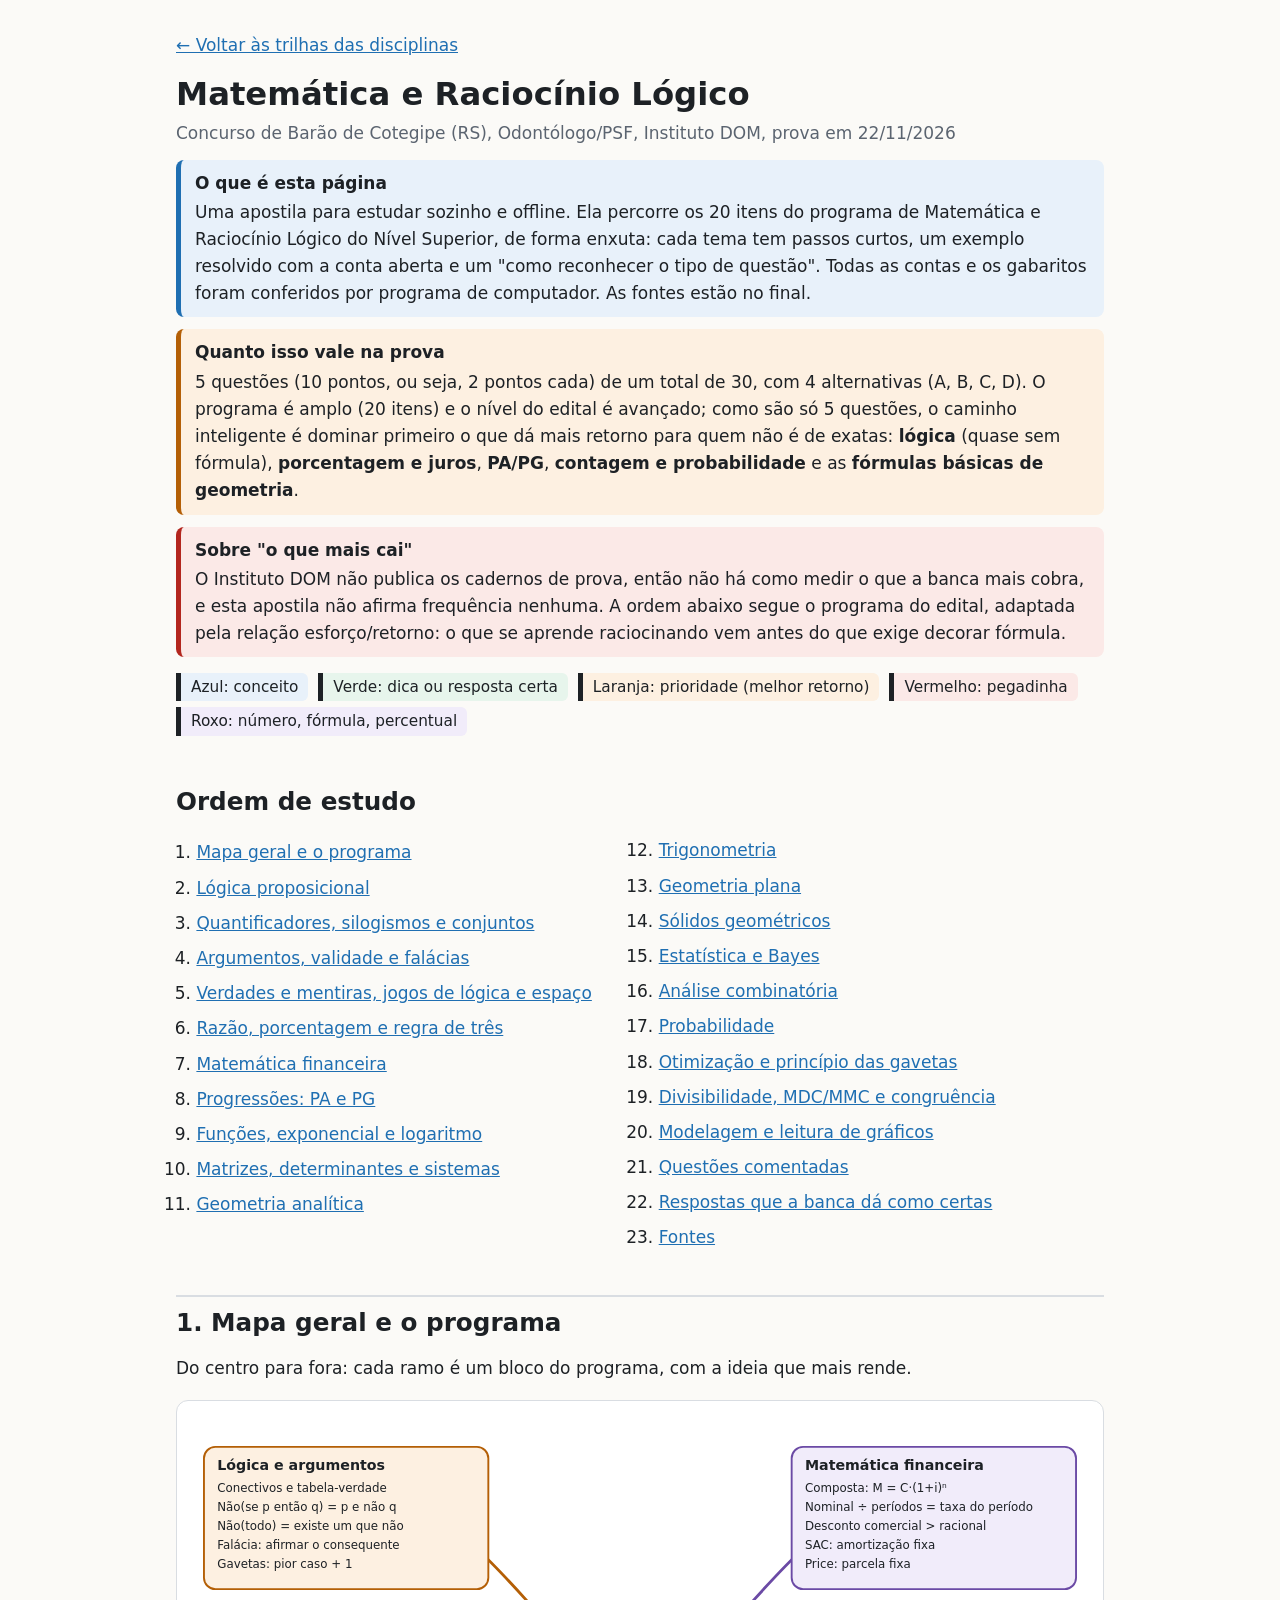
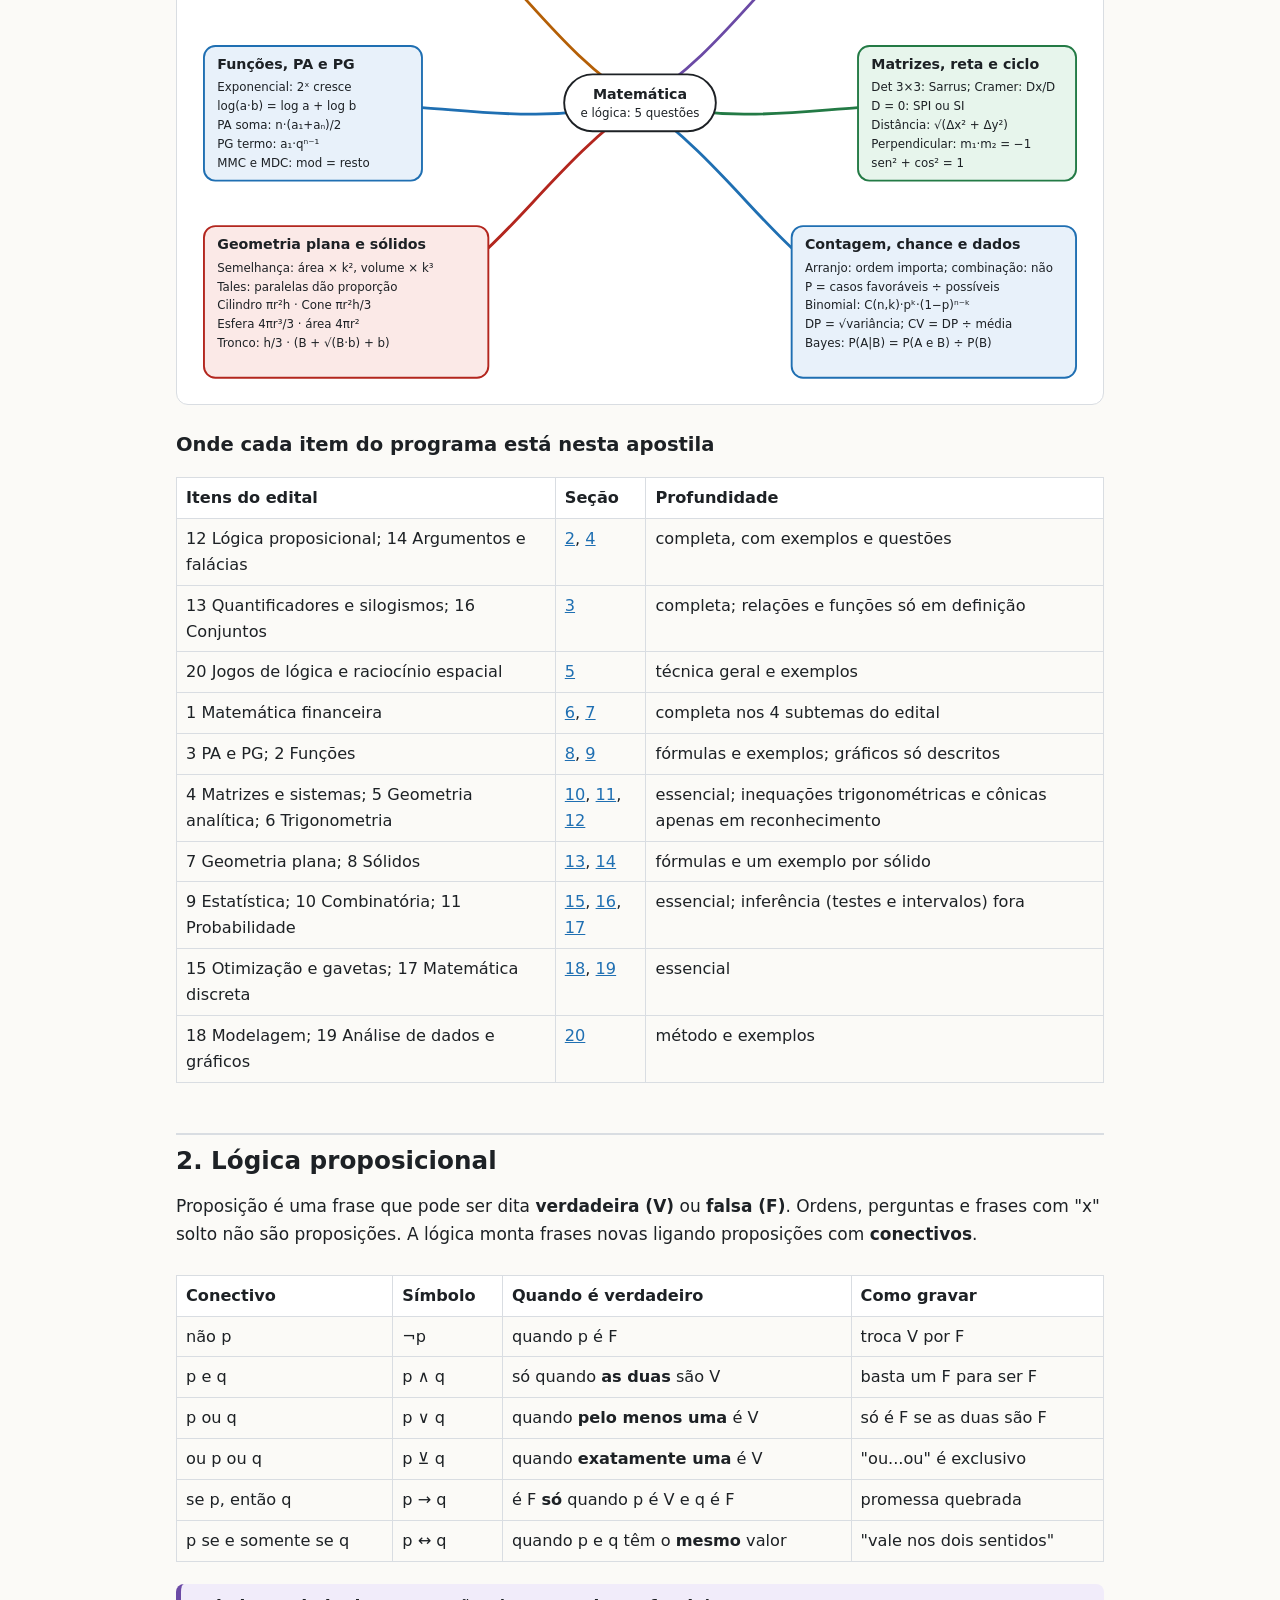
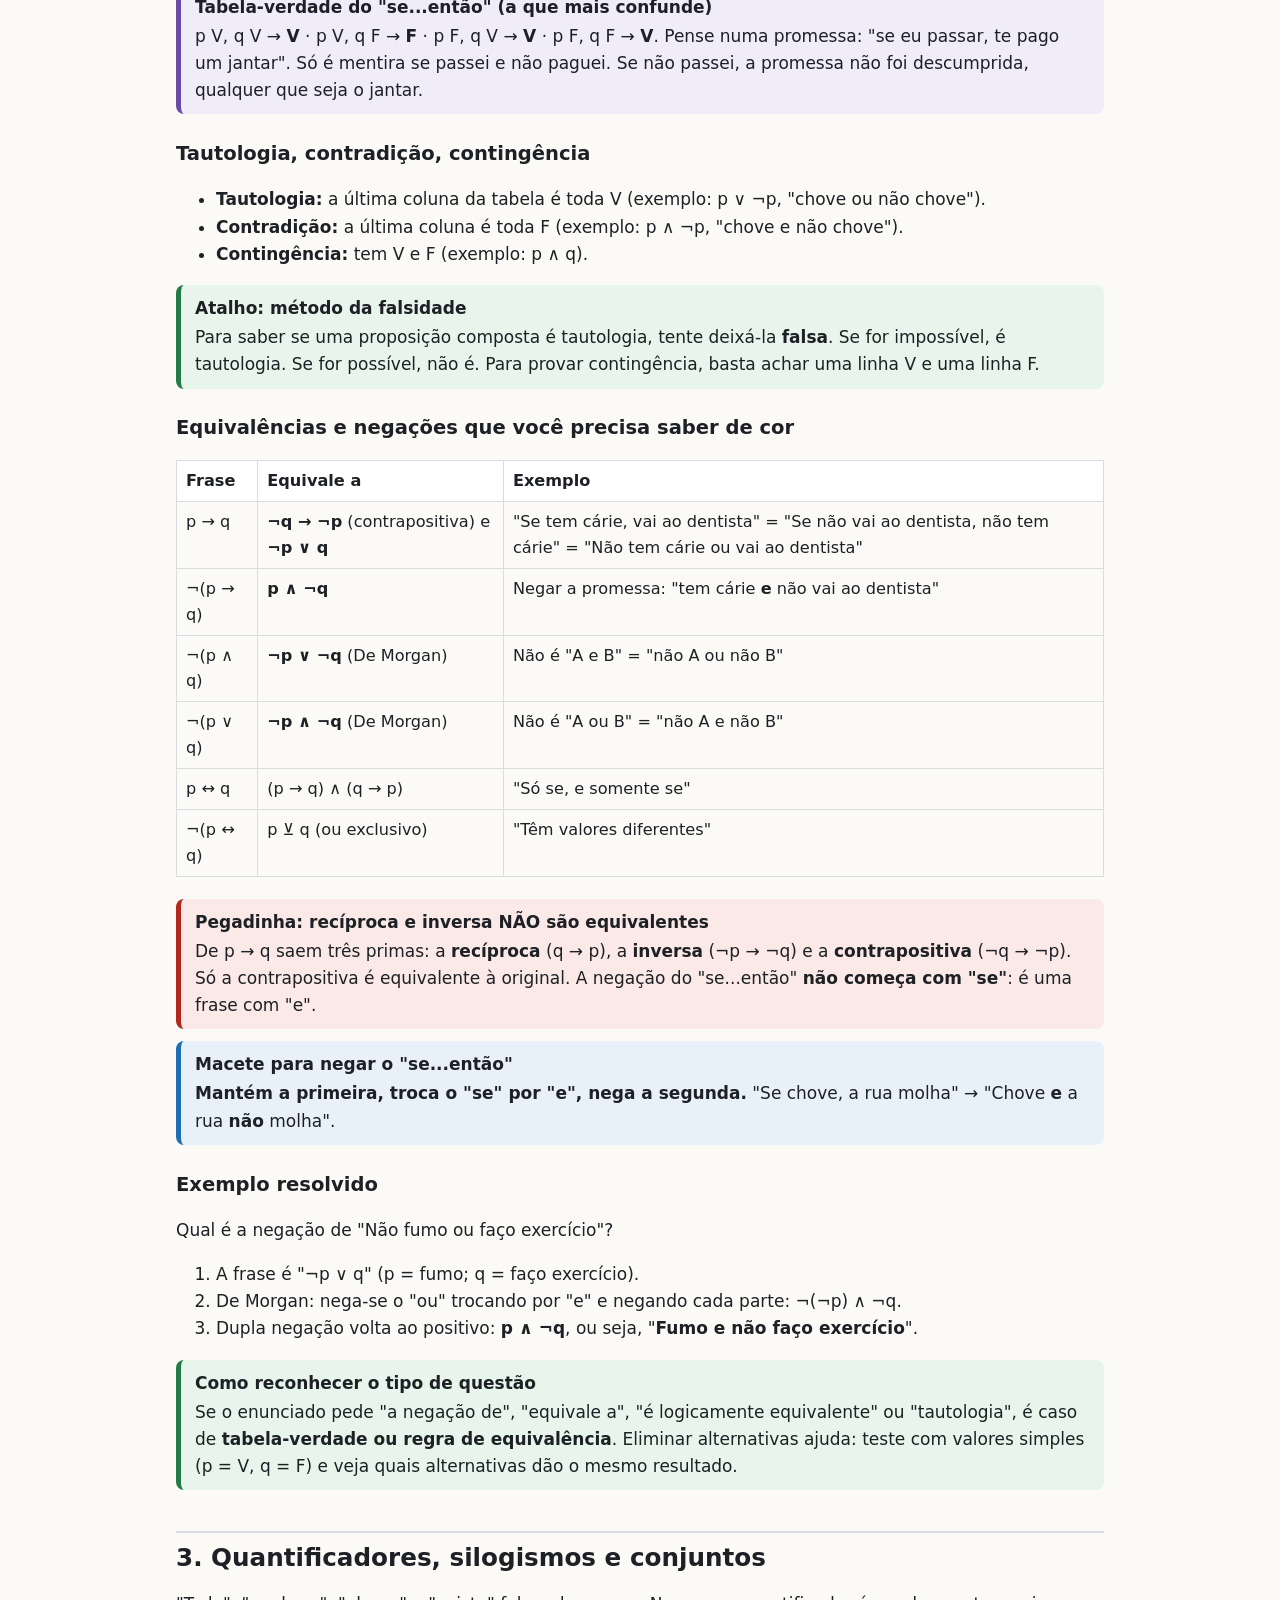
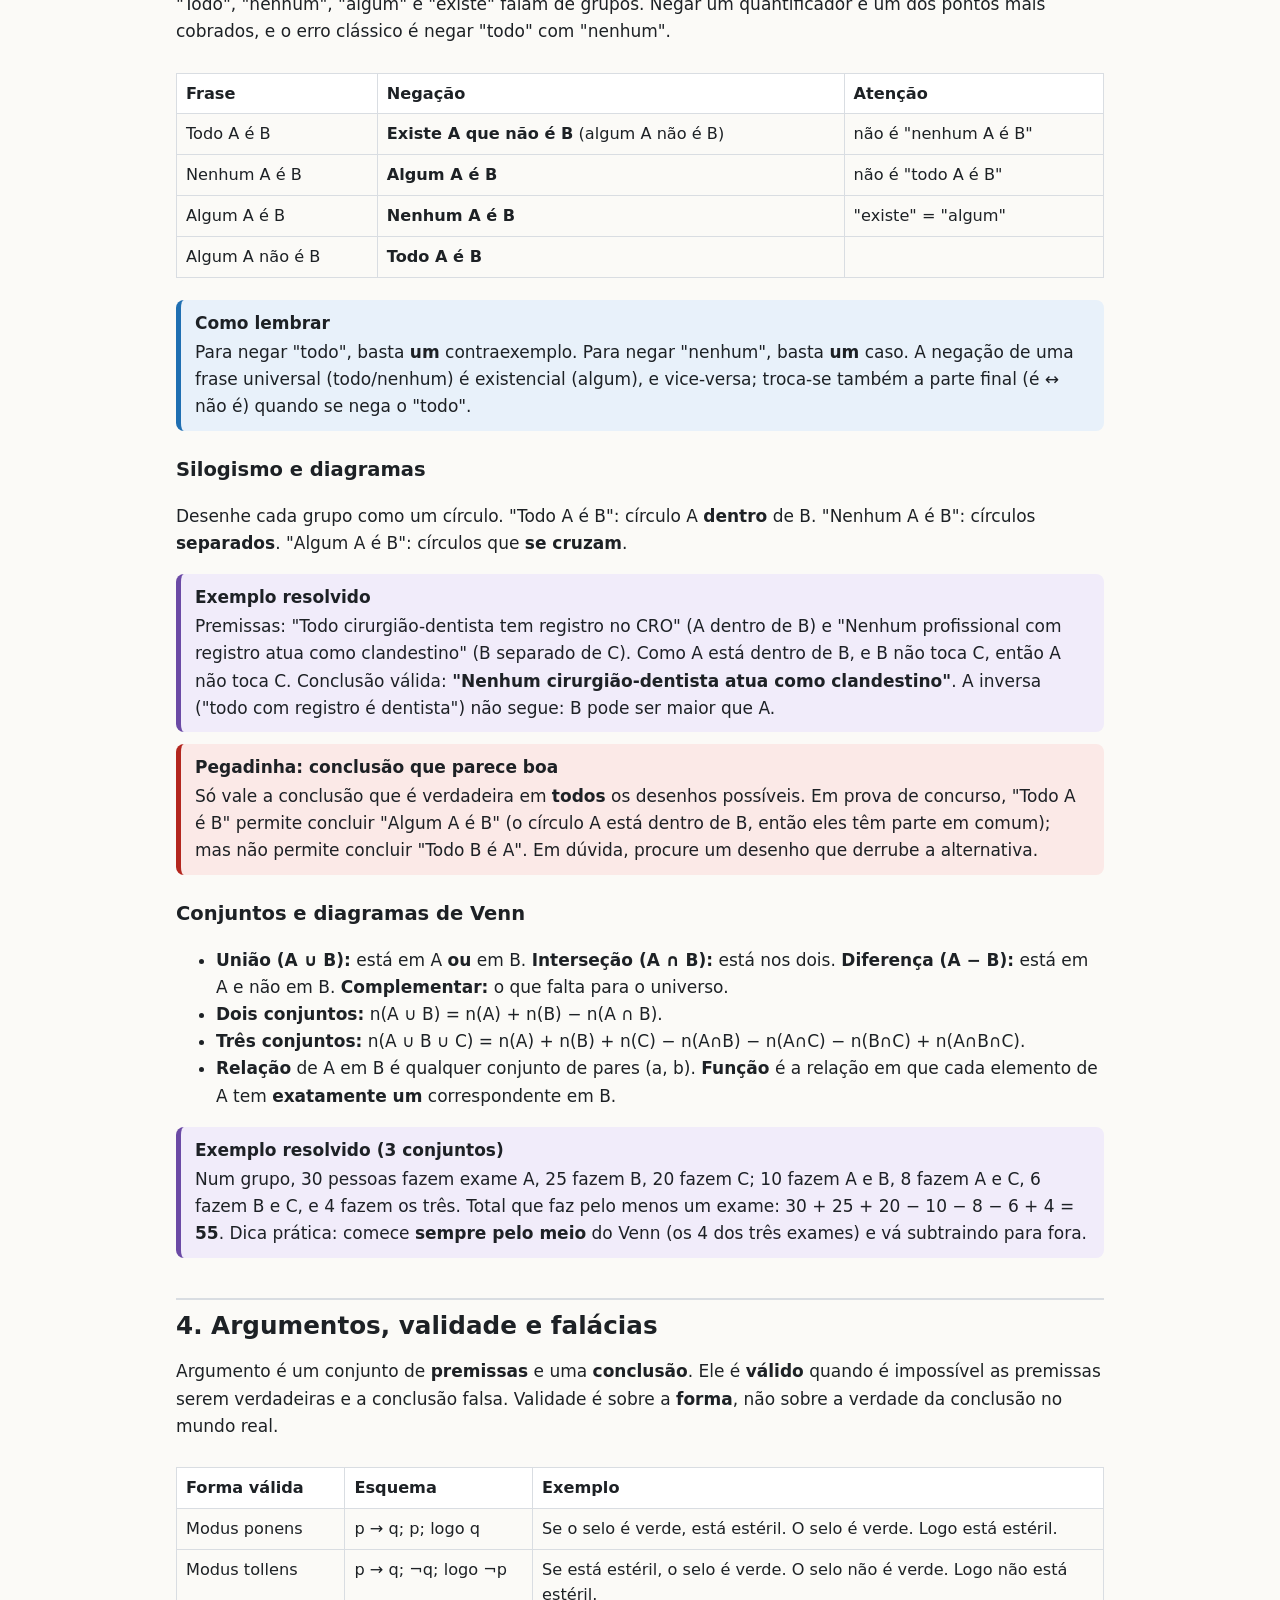
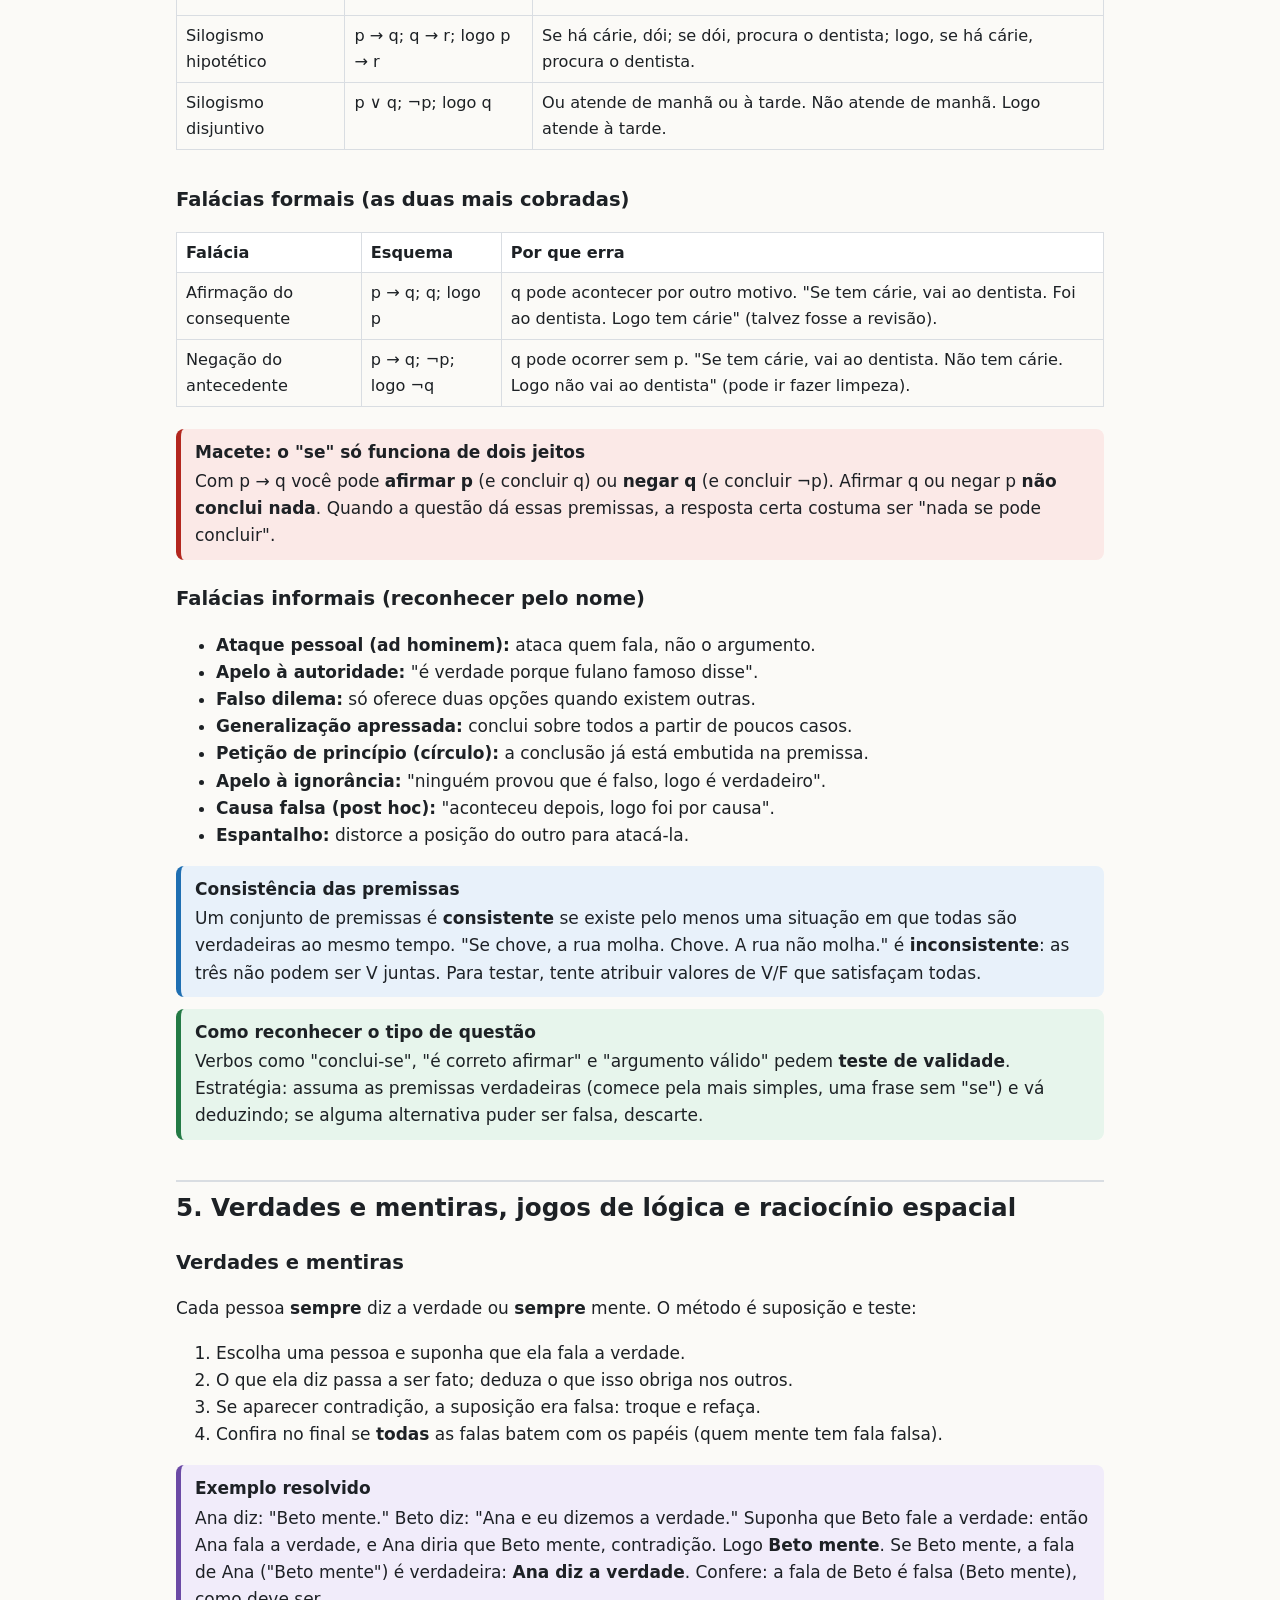
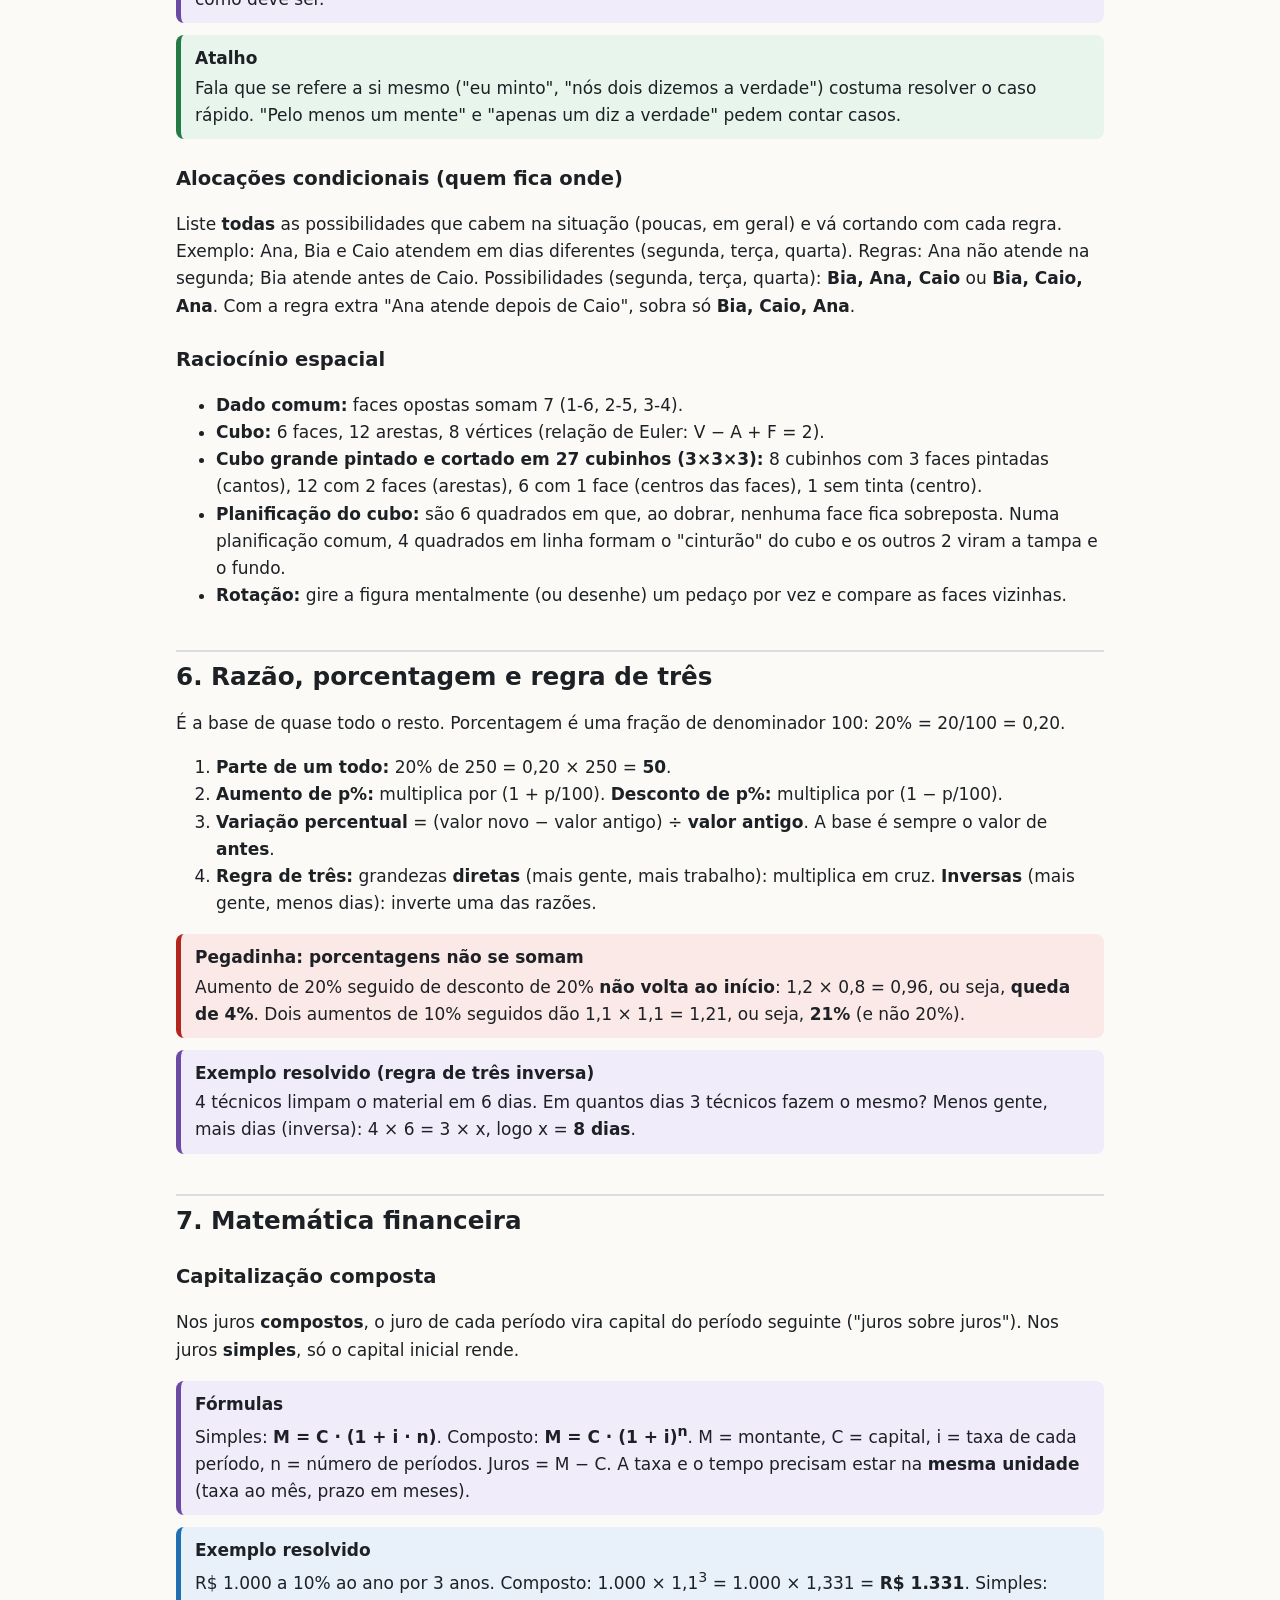
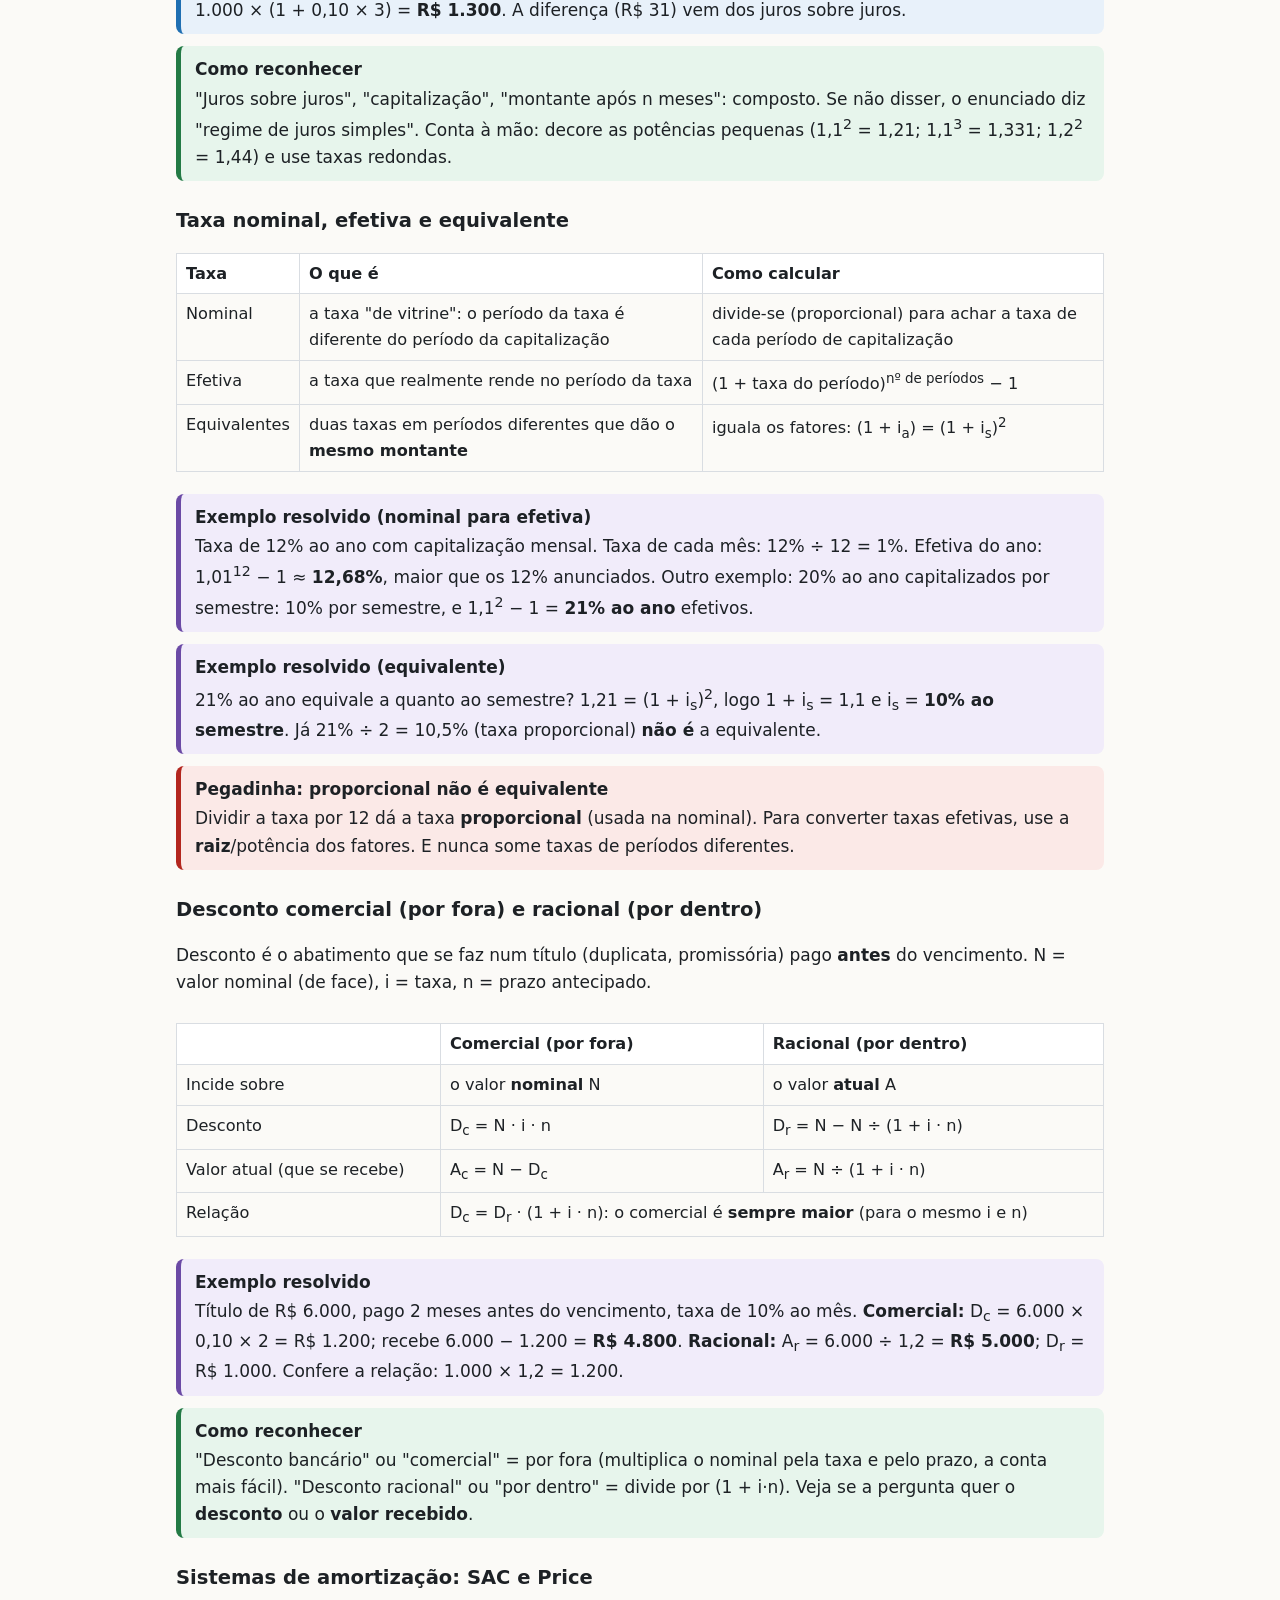
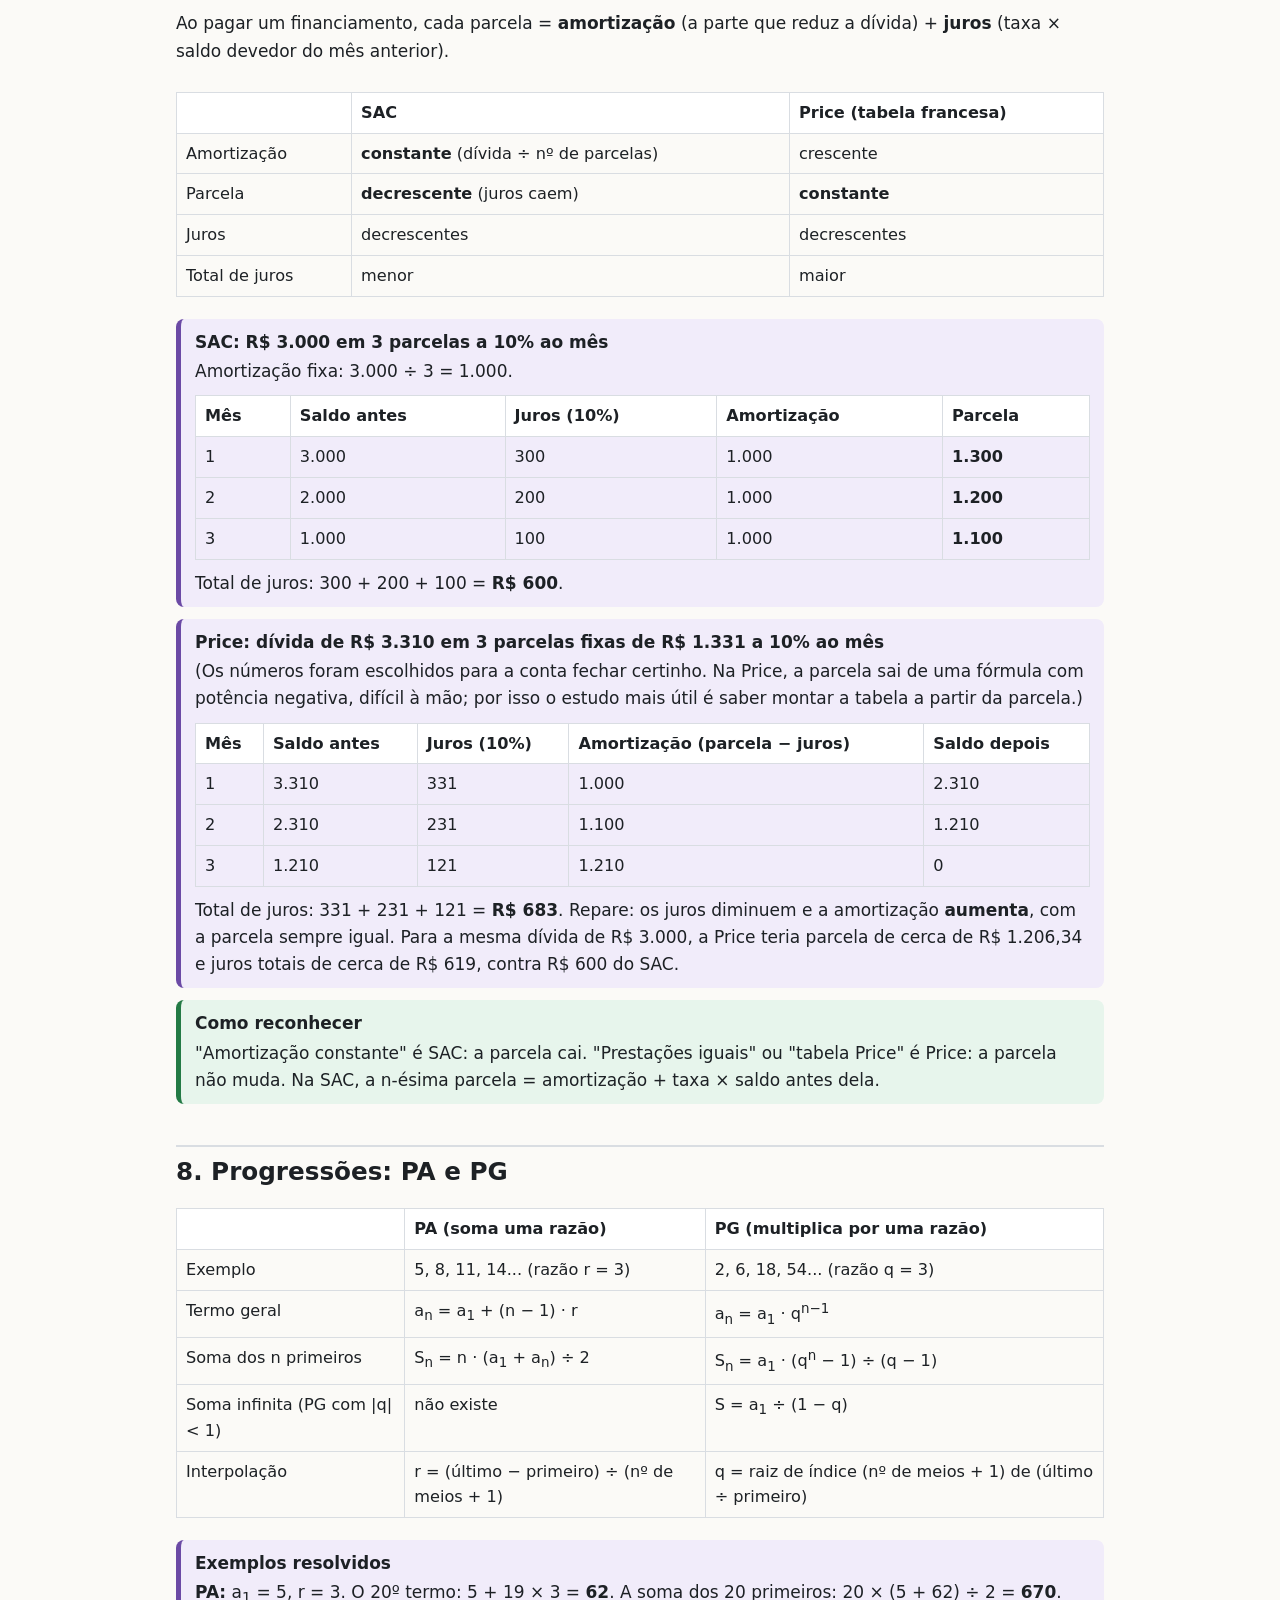
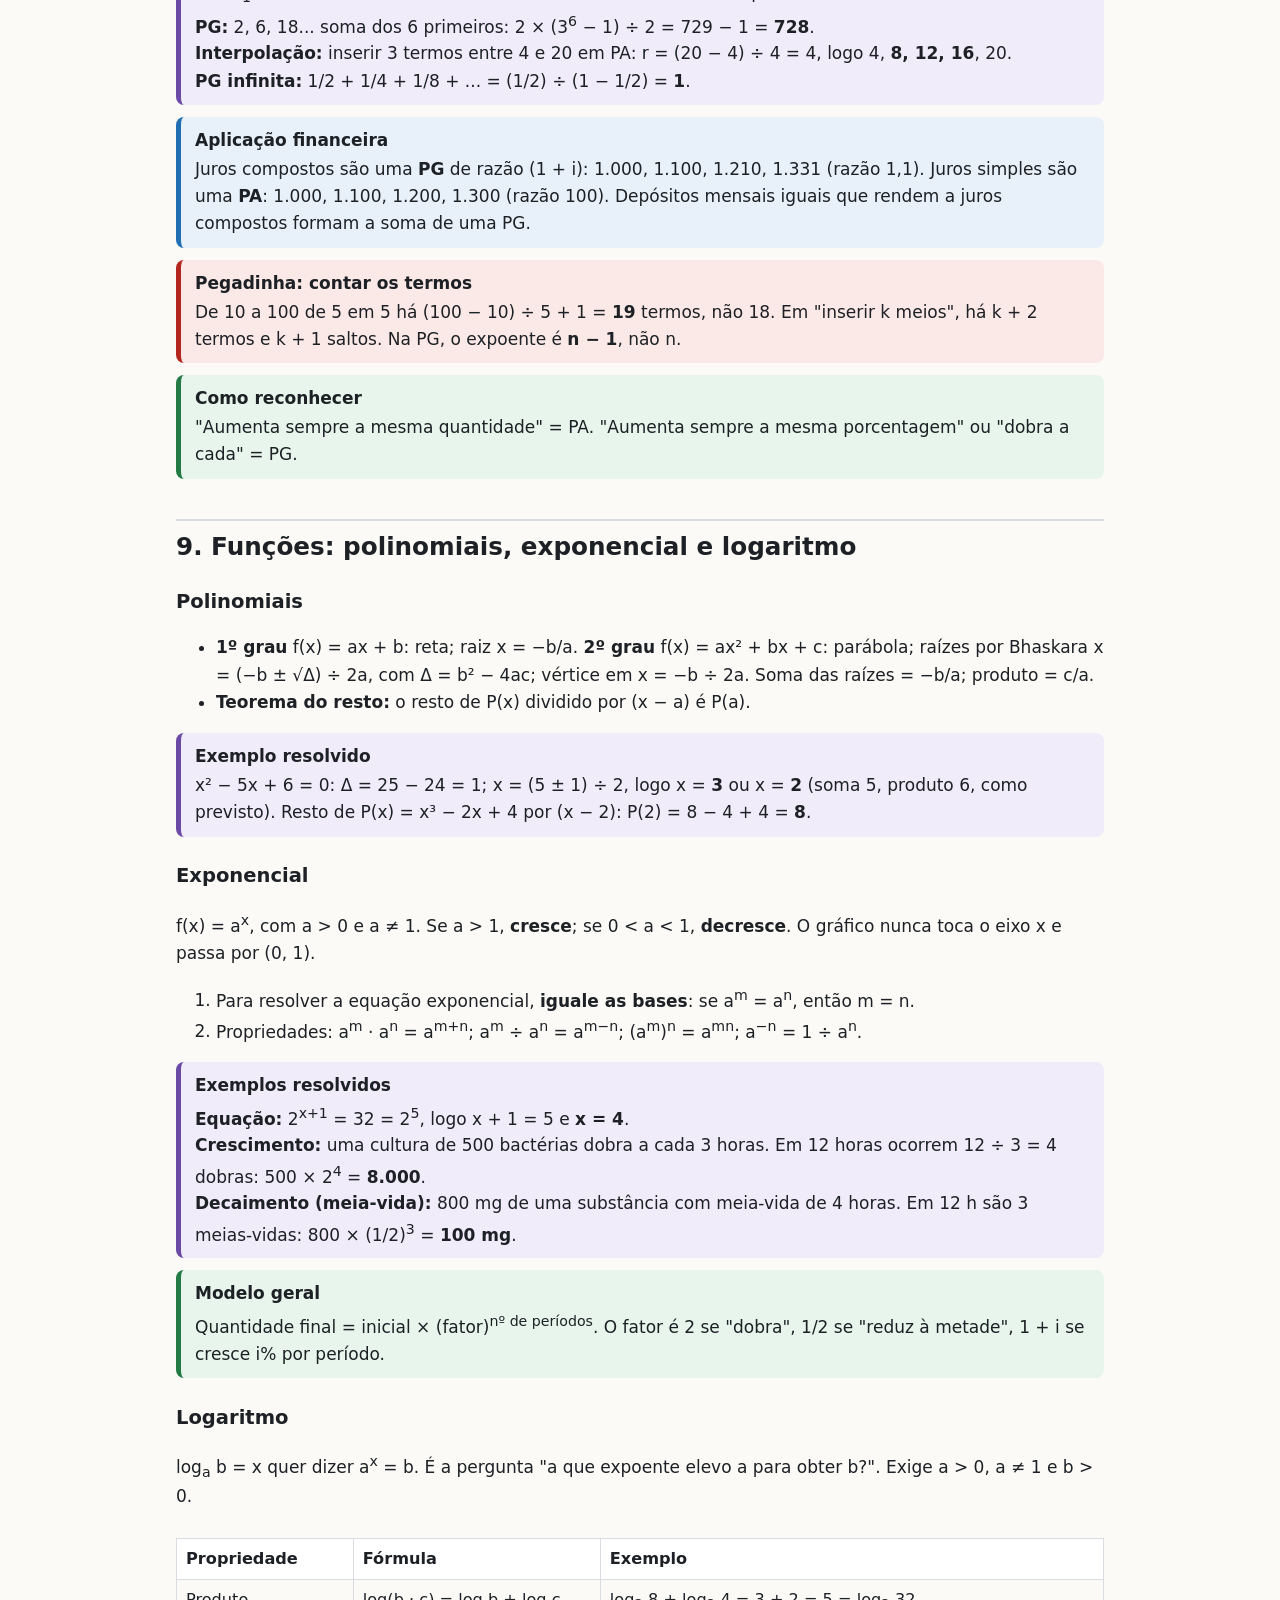
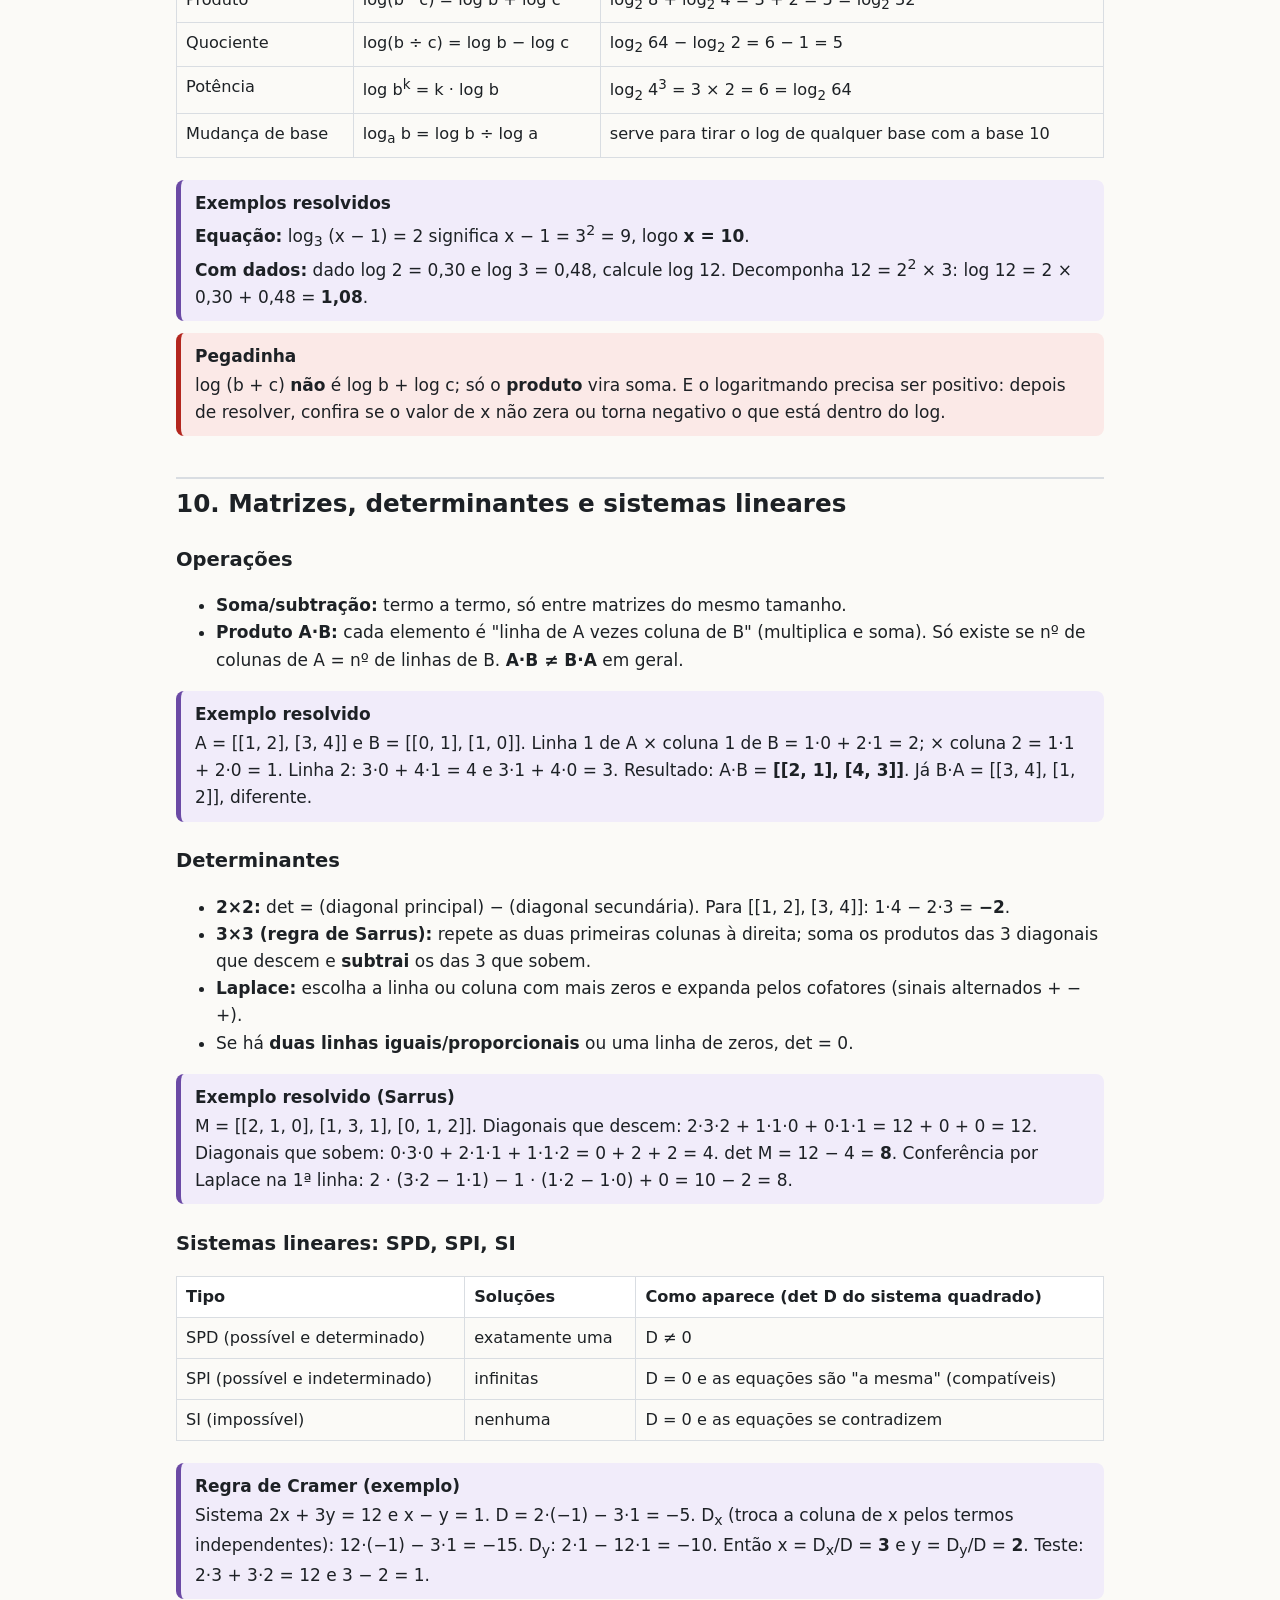
<file: edital/apostilas/matematica.html>
<!DOCTYPE html>
<html lang="pt-BR">
<head>
<meta charset="utf-8">
<meta name="viewport" content="width=device-width, initial-scale=1">
<meta name="description" content="Apostila de Matemática e Raciocínio Lógico para o concurso de Odontólogo/PSF de Barão de Cotegipe: lógica, matemática financeira, funções, matrizes, geometria, estatística, combinatória e probabilidade, com exemplos resolvidos e 20 questões comentadas.">
<title>Apostila de Matemática e Lógica</title>
<style>
  :root {
    --fundo: #fbfaf7; --texto: #1d2125; --suave: #5b6470; --linha: #d9dde2; --cartao: #ffffff;
    --conceito: #1f6fb2; --conceito-bg: #e8f1fa;
    --dica: #237a45; --dica-bg: #e7f5ec;
    --cai: #b45f06; --cai-bg: #fdf0e1;
    --pega: #b3261e; --pega-bg: #fbe9e7;
    --numero: #6b4aa5; --numero-bg: #f1ecfa;
    --foco: #1f6fb2;
    color-scheme: light dark;
    font: 17px/1.6 system-ui, -apple-system, "Segoe UI", sans-serif;
  }
  :root[data-theme="light"] { color-scheme: light; }
  @media (prefers-color-scheme: dark) {
    :root:not([data-theme="light"]) {
      --fundo: #15181c; --texto: #e7e9ec; --suave: #a3abb5; --linha: #343a42; --cartao: #1d2126;
      --conceito: #79b8ee; --conceito-bg: #182a3b;
      --dica: #74cf95; --dica-bg: #17301f;
      --cai: #f2b264; --cai-bg: #3a2814;
      --pega: #f08a80; --pega-bg: #3b1d1a;
      --numero: #bfa5f0; --numero-bg: #2a2140;
      --foco: #79b8ee;
    }
  }
  :root[data-theme="dark"] {
    --fundo: #15181c; --texto: #e7e9ec; --suave: #a3abb5; --linha: #343a42; --cartao: #1d2126;
    --conceito: #79b8ee; --conceito-bg: #182a3b;
    --dica: #74cf95; --dica-bg: #17301f;
    --cai: #f2b264; --cai-bg: #3a2814;
    --pega: #f08a80; --pega-bg: #3b1d1a;
    --numero: #bfa5f0; --numero-bg: #2a2140;
    --foco: #79b8ee;
  }
  * { box-sizing: border-box; }
  body { margin: 0; background: var(--fundo); color: var(--texto); }
  main, header, footer { max-width: 960px; margin: 0 auto; padding: 0 16px; }
  header { padding-top: 24px; }
  h1 { font-size: 1.9rem; line-height: 1.2; margin: .4rem 0; }
  h2 { font-size: 1.45rem; line-height: 1.25; margin: 2.4rem 0 .6rem; padding-top: .6rem; border-top: 2px solid var(--linha); scroll-margin-top: 12px; }
  h3 { font-size: 1.15rem; margin: 1.4rem 0 .4rem; }
  a { color: var(--conceito); }
  a:focus-visible, summary:focus-visible, button:focus-visible, .mapa:focus-visible { outline: 3px solid var(--foco); outline-offset: 2px; border-radius: 4px; }
  .sub { color: var(--suave); margin: 0; }
  .voltar { display: inline-flex; align-items: center; min-height: 44px; }
  .caixa { border-left: 5px solid; border-radius: 8px; padding: 10px 14px; margin: 12px 0; }
  .caixa > strong:first-child { display: block; margin-bottom: 2px; }
  .conceito { border-color: var(--conceito); background: var(--conceito-bg); }
  .dica { border-color: var(--dica); background: var(--dica-bg); }
  .cai { border-color: var(--cai); background: var(--cai-bg); }
  .pega { border-color: var(--pega); background: var(--pega-bg); }
  .numero { border-color: var(--numero); background: var(--numero-bg); }
  .legenda { display: flex; flex-wrap: wrap; gap: 6px 10px; padding: 0; list-style: none; font-size: .9rem; }
  .legenda li { padding: 2px 10px; border-radius: 0 6px 6px 0; border-left: 5px solid; }
  .indice { columns: 2 260px; padding-left: 1.2rem; }
  .indice li { break-inside: avoid; margin: 2px 0; }
  .indice a { display: inline-block; min-height: 32px; padding: 3px 0; }
  table { width: 100%; border-collapse: collapse; margin: 10px 0; font-size: .95rem; }
  th, td { border: 1px solid var(--linha); padding: 7px 9px; text-align: left; vertical-align: top; }
  th { background: var(--cartao); }
  .tabela { overflow-x: auto; }
  .mapa { background: var(--cartao); border: 1px solid var(--linha); border-radius: 12px; padding: 8px; margin: 14px 0; }
  .mapa svg { width: 100%; height: auto; display: block; }
  .mapa svg text { font-family: system-ui, sans-serif; fill: var(--texto); }
  .mapa .c-ramo { stroke-width: 3; fill: none; }
  .mapa .no { stroke-width: 2; }
  .mapa .t-titulo { font-weight: 700; font-size: 15px; }
  .mapa .t-folha { font-size: 12.5px; }
  .s-conceito { stroke: var(--conceito); } .f-conceito { fill: var(--conceito-bg); }
  .s-dica { stroke: var(--dica); } .f-dica { fill: var(--dica-bg); }
  .s-cai { stroke: var(--cai); } .f-cai { fill: var(--cai-bg); }
  .s-pega { stroke: var(--pega); } .f-pega { fill: var(--pega-bg); }
  .s-numero { stroke: var(--numero); } .f-numero { fill: var(--numero-bg); }
  .s-centro { stroke: var(--texto); } .f-centro { fill: var(--cartao); }
  .questao { background: var(--cartao); border: 1px solid var(--linha); border-radius: 10px; padding: 12px 14px; margin: 14px 0; }
  .questao ol { list-style: upper-alpha; padding-left: 1.6rem; margin: 6px 0; }
  .questao li { margin: 3px 0; }
  details { margin-top: 8px; }
  summary { cursor: pointer; font-weight: 600; min-height: 44px; display: flex; align-items: center; gap: 6px; color: var(--conceito); list-style: none; }
  summary::-webkit-details-marker { display: none; }
  summary::before { content: "▸"; display: inline-block; transition: transform .15s; }
  details[open] > summary::before { transform: rotate(90deg); }
  .certa { background: var(--dica-bg); border-left: 5px solid var(--dica); padding: 6px 10px; border-radius: 6px; margin: 6px 0; }
  .errada { color: var(--suave); margin: 4px 0; }
  .errada s { color: var(--pega); }
  .grava { font-weight: 700; }
  .respostas li { margin: 4px 0; }
  .fontes li { margin: 3px 0; word-break: break-word; }
  footer { padding: 32px 16px 48px; color: var(--suave); font-size: .9rem; }
  @media (max-width: 1024px) { :root { font-size: 16.5px; } }
  .mapa-dica { display: none; color: var(--suave); font-size: .9rem; margin: 0 0 4px; }
  @media (max-width: 768px) {
    h1 { font-size: 1.6rem; }
    .mapa { overflow-x: auto; }
    .mapa svg { min-width: 900px; }
    .mapa-dica { display: block; }
    .indice a { min-height: 44px; display: inline-flex; align-items: center; }
  }
  @media (max-width: 600px) {
    h2 { font-size: 1.3rem; }
    th, td { padding: 6px; font-size: .9rem; }
  }
  @media (max-width: 480px) {
    :root { font-size: 16px; }
    .caixa, .questao { padding: 9px 10px; }
  }
  @media print {
    details { display: block; } details > * { display: block; }
    a { color: inherit; } .voltar { display: none; }
    h2 { break-after: avoid; } .questao, .caixa, .mapa { break-inside: avoid; }
  }
</style>
</head>
<body>
<header>
  <a class="voltar" href="../disciplinas/index.html#matematica">← Voltar às trilhas das disciplinas</a>
  <h1>Matemática e Raciocínio Lógico</h1>
  <p class="sub">Concurso de Barão de Cotegipe (RS), Odontólogo/PSF, Instituto DOM, prova em 22/11/2026</p>

  <div class="caixa conceito">
    <strong>O que é esta página</strong>
    Uma apostila para estudar sozinho e offline. Ela percorre os 20 itens do programa de Matemática e Raciocínio Lógico do Nível Superior, de forma enxuta: cada tema tem passos curtos, um exemplo resolvido com a conta aberta e um "como reconhecer o tipo de questão". Todas as contas e os gabaritos foram conferidos por programa de computador. As fontes estão no final.
  </div>

  <div class="caixa cai">
    <strong>Quanto isso vale na prova</strong>
    5 questões (10 pontos, ou seja, 2 pontos cada) de um total de 30, com 4 alternativas (A, B, C, D). O programa é amplo (20 itens) e o nível do edital é avançado; como são só 5 questões, o caminho inteligente é dominar primeiro o que dá mais retorno para quem não é de exatas: <b>lógica</b> (quase sem fórmula), <b>porcentagem e juros</b>, <b>PA/PG</b>, <b>contagem e probabilidade</b> e as <b>fórmulas básicas de geometria</b>.
  </div>

  <div class="caixa pega">
    <strong>Sobre "o que mais cai"</strong>
    O Instituto DOM não publica os cadernos de prova, então não há como medir o que a banca mais cobra, e esta apostila não afirma frequência nenhuma. A ordem abaixo segue o programa do edital, adaptada pela relação esforço/retorno: o que se aprende raciocinando vem antes do que exige decorar fórmula.
  </div>

  <ul class="legenda" aria-label="Legenda de cores">
    <li class="conceito">Azul: conceito</li>
    <li class="dica">Verde: dica ou resposta certa</li>
    <li class="cai">Laranja: prioridade (melhor retorno)</li>
    <li class="pega">Vermelho: pegadinha</li>
    <li class="numero">Roxo: número, fórmula, percentual</li>
  </ul>

  <h2 id="indice" style="border-top:0">Ordem de estudo</h2>
  <ol class="indice">
    <li><a href="#mapa">Mapa geral e o programa</a></li>
    <li><a href="#logica">Lógica proposicional</a></li>
    <li><a href="#quant">Quantificadores, silogismos e conjuntos</a></li>
    <li><a href="#argumentos">Argumentos, validade e falácias</a></li>
    <li><a href="#jogos">Verdades e mentiras, jogos de lógica e espaço</a></li>
    <li><a href="#razao">Razão, porcentagem e regra de três</a></li>
    <li><a href="#financeira">Matemática financeira</a></li>
    <li><a href="#pa">Progressões: PA e PG</a></li>
    <li><a href="#funcoes">Funções, exponencial e logaritmo</a></li>
    <li><a href="#matrizes">Matrizes, determinantes e sistemas</a></li>
    <li><a href="#analitica">Geometria analítica</a></li>
    <li><a href="#trigo">Trigonometria</a></li>
    <li><a href="#plana">Geometria plana</a></li>
    <li><a href="#solidos">Sólidos geométricos</a></li>
    <li><a href="#estatistica">Estatística e Bayes</a></li>
    <li><a href="#combinatoria">Análise combinatória</a></li>
    <li><a href="#probabilidade">Probabilidade</a></li>
    <li><a href="#gavetas">Otimização e princípio das gavetas</a></li>
    <li><a href="#discreta">Divisibilidade, MDC/MMC e congruência</a></li>
    <li><a href="#modelagem">Modelagem e leitura de gráficos</a></li>
    <li><a href="#questoes">Questões comentadas</a></li>
    <li><a href="#respostas">Respostas que a banca dá como certas</a></li>
    <li><a href="#fontes">Fontes</a></li>
  </ol>
</header>

<main>

<h2 id="mapa">1. Mapa geral e o programa</h2>
<p>Do centro para fora: cada ramo é um bloco do programa, com a ideia que mais rende.</p>
<p class="mapa-dica">No celular, arraste o mapa para o lado para ver tudo.</p>
<div class="mapa" role="region" tabindex="0" aria-label="Mapa mental de Matemática e Raciocínio Lógico (no celular, role para o lado)">
<svg viewBox="0 0 960 620" role="img" aria-labelledby="mapa-tit mapa-desc">
  <title id="mapa-tit">Mapa mental de Matemática e Raciocínio Lógico</title>
  <desc id="mapa-desc">No centro, Matemática e Lógica. Seis ramos: lógica e argumentos, matemática financeira, funções e progressões, matrizes e geometria analítica, geometria plana e sólidos, contagem, probabilidade e estatística.</desc>
  <path class="c-ramo s-cai" d="M480 310 C 380 250, 330 140, 250 110"/>
  <path class="c-ramo s-numero" d="M480 310 C 580 250, 630 140, 710 110"/>
  <path class="c-ramo s-conceito" d="M480 310 C 380 330, 320 320, 250 315"/>
  <path class="c-ramo s-dica" d="M480 310 C 580 330, 640 320, 710 315"/>
  <path class="c-ramo s-pega" d="M480 310 C 380 380, 330 480, 250 510"/>
  <path class="c-ramo s-conceito" d="M480 310 C 580 380, 630 480, 710 510"/>
  <rect class="no s-centro f-centro" x="400" y="280" width="160" height="60" rx="30"/>
  <text x="480" y="306" text-anchor="middle" class="t-titulo">Matemática</text>
  <text x="480" y="325" text-anchor="middle" class="t-folha">e lógica: 5 questões</text>

  <rect class="no s-cai f-cai" x="20" y="40" width="300" height="150" rx="12"/>
  <text x="34" y="64" class="t-titulo">Lógica e argumentos</text>
  <text x="34" y="88" class="t-folha">Conectivos e tabela-verdade</text>
  <text x="34" y="108" class="t-folha">Não(se p então q) = p e não q</text>
  <text x="34" y="128" class="t-folha">Não(todo) = existe um que não</text>
  <text x="34" y="148" class="t-folha">Falácia: afirmar o consequente</text>
  <text x="34" y="168" class="t-folha">Gavetas: pior caso + 1</text>

  <rect class="no s-numero f-numero" x="640" y="40" width="300" height="150" rx="12"/>
  <text x="654" y="64" class="t-titulo">Matemática financeira</text>
  <text x="654" y="88" class="t-folha">Composta: M = C·(1+i)ⁿ</text>
  <text x="654" y="108" class="t-folha">Nominal ÷ períodos = taxa do período</text>
  <text x="654" y="128" class="t-folha">Desconto comercial &gt; racional</text>
  <text x="654" y="148" class="t-folha">SAC: amortização fixa</text>
  <text x="654" y="168" class="t-folha">Price: parcela fixa</text>

  <rect class="no s-conceito f-conceito" x="20" y="250" width="230" height="142" rx="12"/>
  <text x="34" y="274" class="t-titulo">Funções, PA e PG</text>
  <text x="34" y="298" class="t-folha">Exponencial: 2ˣ cresce</text>
  <text x="34" y="318" class="t-folha">log(a·b) = log a + log b</text>
  <text x="34" y="338" class="t-folha">PA soma: n·(a₁+aₙ)/2</text>
  <text x="34" y="358" class="t-folha">PG termo: a₁·qⁿ⁻¹</text>
  <text x="34" y="378" class="t-folha">MMC e MDC: mod = resto</text>

  <rect class="no s-dica f-dica" x="710" y="250" width="230" height="142" rx="12"/>
  <text x="724" y="274" class="t-titulo">Matrizes, reta e ciclo</text>
  <text x="724" y="298" class="t-folha">Det 3×3: Sarrus; Cramer: Dx/D</text>
  <text x="724" y="318" class="t-folha">D = 0: SPI ou SI</text>
  <text x="724" y="338" class="t-folha">Distância: √(Δx² + Δy²)</text>
  <text x="724" y="358" class="t-folha">Perpendicular: m₁·m₂ = −1</text>
  <text x="724" y="378" class="t-folha">sen² + cos² = 1</text>

  <rect class="no s-pega f-pega" x="20" y="440" width="300" height="160" rx="12"/>
  <text x="34" y="464" class="t-titulo">Geometria plana e sólidos</text>
  <text x="34" y="488" class="t-folha">Semelhança: área × k², volume × k³</text>
  <text x="34" y="508" class="t-folha">Tales: paralelas dão proporção</text>
  <text x="34" y="528" class="t-folha">Cilindro πr²h · Cone πr²h/3</text>
  <text x="34" y="548" class="t-folha">Esfera 4πr³/3 · área 4πr²</text>
  <text x="34" y="568" class="t-folha">Tronco: h/3 · (B + √(B·b) + b)</text>

  <rect class="no s-conceito f-conceito" x="640" y="440" width="300" height="160" rx="12"/>
  <text x="654" y="464" class="t-titulo">Contagem, chance e dados</text>
  <text x="654" y="488" class="t-folha">Arranjo: ordem importa; combinação: não</text>
  <text x="654" y="508" class="t-folha">P = casos favoráveis ÷ possíveis</text>
  <text x="654" y="528" class="t-folha">Binomial: C(n,k)·pᵏ·(1−p)ⁿ⁻ᵏ</text>
  <text x="654" y="548" class="t-folha">DP = √variância; CV = DP ÷ média</text>
  <text x="654" y="568" class="t-folha">Bayes: P(A|B) = P(A e B) ÷ P(B)</text>
</svg>
</div>

<h3>Onde cada item do programa está nesta apostila</h3>
<div class="tabela"><table>
  <tr><th scope="col">Itens do edital</th><th scope="col">Seção</th><th scope="col">Profundidade</th></tr>
  <tr><td>12 Lógica proposicional; 14 Argumentos e falácias</td><td><a href="#logica">2</a>, <a href="#argumentos">4</a></td><td>completa, com exemplos e questões</td></tr>
  <tr><td>13 Quantificadores e silogismos; 16 Conjuntos</td><td><a href="#quant">3</a></td><td>completa; relações e funções só em definição</td></tr>
  <tr><td>20 Jogos de lógica e raciocínio espacial</td><td><a href="#jogos">5</a></td><td>técnica geral e exemplos</td></tr>
  <tr><td>1 Matemática financeira</td><td><a href="#razao">6</a>, <a href="#financeira">7</a></td><td>completa nos 4 subtemas do edital</td></tr>
  <tr><td>3 PA e PG; 2 Funções</td><td><a href="#pa">8</a>, <a href="#funcoes">9</a></td><td>fórmulas e exemplos; gráficos só descritos</td></tr>
  <tr><td>4 Matrizes e sistemas; 5 Geometria analítica; 6 Trigonometria</td><td><a href="#matrizes">10</a>, <a href="#analitica">11</a>, <a href="#trigo">12</a></td><td>essencial; inequações trigonométricas e cônicas apenas em reconhecimento</td></tr>
  <tr><td>7 Geometria plana; 8 Sólidos</td><td><a href="#plana">13</a>, <a href="#solidos">14</a></td><td>fórmulas e um exemplo por sólido</td></tr>
  <tr><td>9 Estatística; 10 Combinatória; 11 Probabilidade</td><td><a href="#estatistica">15</a>, <a href="#combinatoria">16</a>, <a href="#probabilidade">17</a></td><td>essencial; inferência (testes e intervalos) fora</td></tr>
  <tr><td>15 Otimização e gavetas; 17 Matemática discreta</td><td><a href="#gavetas">18</a>, <a href="#discreta">19</a></td><td>essencial</td></tr>
  <tr><td>18 Modelagem; 19 Análise de dados e gráficos</td><td><a href="#modelagem">20</a></td><td>método e exemplos</td></tr>
</table></div>

<h2 id="logica">2. Lógica proposicional</h2>
<p>Proposição é uma frase que pode ser dita <b>verdadeira (V)</b> ou <b>falsa (F)</b>. Ordens, perguntas e frases com "x" solto não são proposições. A lógica monta frases novas ligando proposições com <b>conectivos</b>.</p>
<div class="tabela"><table>
  <tr><th scope="col">Conectivo</th><th scope="col">Símbolo</th><th scope="col">Quando é verdadeiro</th><th scope="col">Como gravar</th></tr>
  <tr><td>não p</td><td>¬p</td><td>quando p é F</td><td>troca V por F</td></tr>
  <tr><td>p e q</td><td>p ∧ q</td><td>só quando <b>as duas</b> são V</td><td>basta um F para ser F</td></tr>
  <tr><td>p ou q</td><td>p ∨ q</td><td>quando <b>pelo menos uma</b> é V</td><td>só é F se as duas são F</td></tr>
  <tr><td>ou p ou q</td><td>p ⊻ q</td><td>quando <b>exatamente uma</b> é V</td><td>"ou...ou" é exclusivo</td></tr>
  <tr><td>se p, então q</td><td>p → q</td><td>é F <b>só</b> quando p é V e q é F</td><td>promessa quebrada</td></tr>
  <tr><td>p se e somente se q</td><td>p ↔ q</td><td>quando p e q têm o <b>mesmo</b> valor</td><td>"vale nos dois sentidos"</td></tr>
</table></div>
<div class="caixa numero"><strong>Tabela-verdade do "se...então" (a que mais confunde)</strong>
p V, q V → <b>V</b> · p V, q F → <b>F</b> · p F, q V → <b>V</b> · p F, q F → <b>V</b>. Pense numa promessa: "se eu passar, te pago um jantar". Só é mentira se passei e não paguei. Se não passei, a promessa não foi descumprida, qualquer que seja o jantar.</div>

<h3>Tautologia, contradição, contingência</h3>
<ul>
  <li><b>Tautologia:</b> a última coluna da tabela é toda V (exemplo: p ∨ ¬p, "chove ou não chove").</li>
  <li><b>Contradição:</b> a última coluna é toda F (exemplo: p ∧ ¬p, "chove e não chove").</li>
  <li><b>Contingência:</b> tem V e F (exemplo: p ∧ q).</li>
</ul>
<div class="caixa dica"><strong>Atalho: método da falsidade</strong>
Para saber se uma proposição composta é tautologia, tente deixá-la <b>falsa</b>. Se for impossível, é tautologia. Se for possível, não é. Para provar contingência, basta achar uma linha V e uma linha F.</div>

<h3>Equivalências e negações que você precisa saber de cor</h3>
<div class="tabela"><table>
  <tr><th scope="col">Frase</th><th scope="col">Equivale a</th><th scope="col">Exemplo</th></tr>
  <tr><td>p → q</td><td><b>¬q → ¬p</b> (contrapositiva) e <b>¬p ∨ q</b></td><td>"Se tem cárie, vai ao dentista" = "Se não vai ao dentista, não tem cárie" = "Não tem cárie ou vai ao dentista"</td></tr>
  <tr><td>¬(p → q)</td><td><b>p ∧ ¬q</b></td><td>Negar a promessa: "tem cárie <b>e</b> não vai ao dentista"</td></tr>
  <tr><td>¬(p ∧ q)</td><td><b>¬p ∨ ¬q</b> (De Morgan)</td><td>Não é "A e B" = "não A ou não B"</td></tr>
  <tr><td>¬(p ∨ q)</td><td><b>¬p ∧ ¬q</b> (De Morgan)</td><td>Não é "A ou B" = "não A e não B"</td></tr>
  <tr><td>p ↔ q</td><td>(p → q) ∧ (q → p)</td><td>"Só se, e somente se"</td></tr>
  <tr><td>¬(p ↔ q)</td><td>p ⊻ q (ou exclusivo)</td><td>"Têm valores diferentes"</td></tr>
</table></div>
<div class="caixa pega"><strong>Pegadinha: recíproca e inversa NÃO são equivalentes</strong>
De p → q saem três primas: a <b>recíproca</b> (q → p), a <b>inversa</b> (¬p → ¬q) e a <b>contrapositiva</b> (¬q → ¬p). Só a contrapositiva é equivalente à original. A negação do "se...então" <b>não começa com "se"</b>: é uma frase com "e".</div>
<div class="caixa conceito"><strong>Macete para negar o "se...então"</strong>
<b>Mantém a primeira, troca o "se" por "e", nega a segunda.</b> "Se chove, a rua molha" → "Chove <b>e</b> a rua <b>não</b> molha".</div>

<h3>Exemplo resolvido</h3>
<p>Qual é a negação de "Não fumo ou faço exercício"?</p>
<ol>
  <li>A frase é "¬p ∨ q" (p = fumo; q = faço exercício).</li>
  <li>De Morgan: nega-se o "ou" trocando por "e" e negando cada parte: ¬(¬p) ∧ ¬q.</li>
  <li>Dupla negação volta ao positivo: <b>p ∧ ¬q</b>, ou seja, "<b>Fumo e não faço exercício</b>".</li>
</ol>
<div class="caixa dica"><strong>Como reconhecer o tipo de questão</strong>
Se o enunciado pede "a negação de", "equivale a", "é logicamente equivalente" ou "tautologia", é caso de <b>tabela-verdade ou regra de equivalência</b>. Eliminar alternativas ajuda: teste com valores simples (p = V, q = F) e veja quais alternativas dão o mesmo resultado.</div>

<h2 id="quant">3. Quantificadores, silogismos e conjuntos</h2>
<p>"Todo", "nenhum", "algum" e "existe" falam de grupos. Negar um quantificador é um dos pontos mais cobrados, e o erro clássico é negar "todo" com "nenhum".</p>
<div class="tabela"><table>
  <tr><th scope="col">Frase</th><th scope="col">Negação</th><th scope="col">Atenção</th></tr>
  <tr><td>Todo A é B</td><td><b>Existe A que não é B</b> (algum A não é B)</td><td>não é "nenhum A é B"</td></tr>
  <tr><td>Nenhum A é B</td><td><b>Algum A é B</b></td><td>não é "todo A é B"</td></tr>
  <tr><td>Algum A é B</td><td><b>Nenhum A é B</b></td><td>"existe" = "algum"</td></tr>
  <tr><td>Algum A não é B</td><td><b>Todo A é B</b></td><td></td></tr>
</table></div>
<div class="caixa conceito"><strong>Como lembrar</strong>
Para negar "todo", basta <b>um</b> contraexemplo. Para negar "nenhum", basta <b>um</b> caso. A negação de uma frase universal (todo/nenhum) é existencial (algum), e vice-versa; troca-se também a parte final (é ↔ não é) quando se nega o "todo".</div>

<h3>Silogismo e diagramas</h3>
<p>Desenhe cada grupo como um círculo. "Todo A é B": círculo A <b>dentro</b> de B. "Nenhum A é B": círculos <b>separados</b>. "Algum A é B": círculos que <b>se cruzam</b>.</p>
<div class="caixa numero"><strong>Exemplo resolvido</strong>
Premissas: "Todo cirurgião-dentista tem registro no CRO" (A dentro de B) e "Nenhum profissional com registro atua como clandestino" (B separado de C). Como A está dentro de B, e B não toca C, então A não toca C. Conclusão válida: <b>"Nenhum cirurgião-dentista atua como clandestino"</b>. A inversa ("todo com registro é dentista") não segue: B pode ser maior que A.</div>
<div class="caixa pega"><strong>Pegadinha: conclusão que parece boa</strong>
Só vale a conclusão que é verdadeira em <b>todos</b> os desenhos possíveis. Em prova de concurso, "Todo A é B" permite concluir "Algum A é B" (o círculo A está dentro de B, então eles têm parte em comum); mas não permite concluir "Todo B é A". Em dúvida, procure um desenho que derrube a alternativa.</div>

<h3>Conjuntos e diagramas de Venn</h3>
<ul>
  <li><b>União (A ∪ B):</b> está em A <b>ou</b> em B. <b>Interseção (A ∩ B):</b> está nos dois. <b>Diferença (A − B):</b> está em A e não em B. <b>Complementar:</b> o que falta para o universo.</li>
  <li><b>Dois conjuntos:</b> n(A ∪ B) = n(A) + n(B) − n(A ∩ B).</li>
  <li><b>Três conjuntos:</b> n(A ∪ B ∪ C) = n(A) + n(B) + n(C) − n(A∩B) − n(A∩C) − n(B∩C) + n(A∩B∩C).</li>
  <li><b>Relação</b> de A em B é qualquer conjunto de pares (a, b). <b>Função</b> é a relação em que cada elemento de A tem <b>exatamente um</b> correspondente em B.</li>
</ul>
<div class="caixa numero"><strong>Exemplo resolvido (3 conjuntos)</strong>
Num grupo, 30 pessoas fazem exame A, 25 fazem B, 20 fazem C; 10 fazem A e B, 8 fazem A e C, 6 fazem B e C, e 4 fazem os três. Total que faz pelo menos um exame: 30 + 25 + 20 − 10 − 8 − 6 + 4 = <b>55</b>. Dica prática: comece <b>sempre pelo meio</b> do Venn (os 4 dos três exames) e vá subtraindo para fora.</div>

<h2 id="argumentos">4. Argumentos, validade e falácias</h2>
<p>Argumento é um conjunto de <b>premissas</b> e uma <b>conclusão</b>. Ele é <b>válido</b> quando é impossível as premissas serem verdadeiras e a conclusão falsa. Validade é sobre a <b>forma</b>, não sobre a verdade da conclusão no mundo real.</p>
<div class="tabela"><table>
  <tr><th scope="col">Forma válida</th><th scope="col">Esquema</th><th scope="col">Exemplo</th></tr>
  <tr><td>Modus ponens</td><td>p → q; p; logo q</td><td>Se o selo é verde, está estéril. O selo é verde. Logo está estéril.</td></tr>
  <tr><td>Modus tollens</td><td>p → q; ¬q; logo ¬p</td><td>Se está estéril, o selo é verde. O selo não é verde. Logo não está estéril.</td></tr>
  <tr><td>Silogismo hipotético</td><td>p → q; q → r; logo p → r</td><td>Se há cárie, dói; se dói, procura o dentista; logo, se há cárie, procura o dentista.</td></tr>
  <tr><td>Silogismo disjuntivo</td><td>p ∨ q; ¬p; logo q</td><td>Ou atende de manhã ou à tarde. Não atende de manhã. Logo atende à tarde.</td></tr>
</table></div>
<h3>Falácias formais (as duas mais cobradas)</h3>
<div class="tabela"><table>
  <tr><th scope="col">Falácia</th><th scope="col">Esquema</th><th scope="col">Por que erra</th></tr>
  <tr><td>Afirmação do consequente</td><td>p → q; q; logo p</td><td>q pode acontecer por outro motivo. "Se tem cárie, vai ao dentista. Foi ao dentista. Logo tem cárie" (talvez fosse a revisão).</td></tr>
  <tr><td>Negação do antecedente</td><td>p → q; ¬p; logo ¬q</td><td>q pode ocorrer sem p. "Se tem cárie, vai ao dentista. Não tem cárie. Logo não vai ao dentista" (pode ir fazer limpeza).</td></tr>
</table></div>
<div class="caixa pega"><strong>Macete: o "se" só funciona de dois jeitos</strong>
Com p → q você pode <b>afirmar p</b> (e concluir q) ou <b>negar q</b> (e concluir ¬p). Afirmar q ou negar p <b>não conclui nada</b>. Quando a questão dá essas premissas, a resposta certa costuma ser "nada se pode concluir".</div>
<h3>Falácias informais (reconhecer pelo nome)</h3>
<ul>
  <li><b>Ataque pessoal (ad hominem):</b> ataca quem fala, não o argumento.</li>
  <li><b>Apelo à autoridade:</b> "é verdade porque fulano famoso disse".</li>
  <li><b>Falso dilema:</b> só oferece duas opções quando existem outras.</li>
  <li><b>Generalização apressada:</b> conclui sobre todos a partir de poucos casos.</li>
  <li><b>Petição de princípio (círculo):</b> a conclusão já está embutida na premissa.</li>
  <li><b>Apelo à ignorância:</b> "ninguém provou que é falso, logo é verdadeiro".</li>
  <li><b>Causa falsa (post hoc):</b> "aconteceu depois, logo foi por causa".</li>
  <li><b>Espantalho:</b> distorce a posição do outro para atacá-la.</li>
</ul>
<div class="caixa conceito"><strong>Consistência das premissas</strong>
Um conjunto de premissas é <b>consistente</b> se existe pelo menos uma situação em que todas são verdadeiras ao mesmo tempo. "Se chove, a rua molha. Chove. A rua não molha." é <b>inconsistente</b>: as três não podem ser V juntas. Para testar, tente atribuir valores de V/F que satisfaçam todas.</div>
<div class="caixa dica"><strong>Como reconhecer o tipo de questão</strong>
Verbos como "conclui-se", "é correto afirmar" e "argumento válido" pedem <b>teste de validade</b>. Estratégia: assuma as premissas verdadeiras (comece pela mais simples, uma frase sem "se") e vá deduzindo; se alguma alternativa puder ser falsa, descarte.</div>

<h2 id="jogos">5. Verdades e mentiras, jogos de lógica e raciocínio espacial</h2>
<h3>Verdades e mentiras</h3>
<p>Cada pessoa <b>sempre</b> diz a verdade ou <b>sempre</b> mente. O método é suposição e teste:</p>
<ol>
  <li>Escolha uma pessoa e suponha que ela fala a verdade.</li>
  <li>O que ela diz passa a ser fato; deduza o que isso obriga nos outros.</li>
  <li>Se aparecer contradição, a suposição era falsa: troque e refaça.</li>
  <li>Confira no final se <b>todas</b> as falas batem com os papéis (quem mente tem fala falsa).</li>
</ol>
<div class="caixa numero"><strong>Exemplo resolvido</strong>
Ana diz: "Beto mente." Beto diz: "Ana e eu dizemos a verdade." Suponha que Beto fale a verdade: então Ana fala a verdade, e Ana diria que Beto mente, contradição. Logo <b>Beto mente</b>. Se Beto mente, a fala de Ana ("Beto mente") é verdadeira: <b>Ana diz a verdade</b>. Confere: a fala de Beto é falsa (Beto mente), como deve ser.</div>
<div class="caixa dica"><strong>Atalho</strong>
Fala que se refere a si mesmo ("eu minto", "nós dois dizemos a verdade") costuma resolver o caso rápido. "Pelo menos um mente" e "apenas um diz a verdade" pedem contar casos.</div>

<h3>Alocações condicionais (quem fica onde)</h3>
<p>Liste <b>todas</b> as possibilidades que cabem na situação (poucas, em geral) e vá cortando com cada regra. Exemplo: Ana, Bia e Caio atendem em dias diferentes (segunda, terça, quarta). Regras: Ana não atende na segunda; Bia atende antes de Caio. Possibilidades (segunda, terça, quarta): <b>Bia, Ana, Caio</b> ou <b>Bia, Caio, Ana</b>. Com a regra extra "Ana atende depois de Caio", sobra só <b>Bia, Caio, Ana</b>.</p>

<h3>Raciocínio espacial</h3>
<ul>
  <li><b>Dado comum:</b> faces opostas somam 7 (1-6, 2-5, 3-4).</li>
  <li><b>Cubo:</b> 6 faces, 12 arestas, 8 vértices (relação de Euler: V − A + F = 2).</li>
  <li><b>Cubo grande pintado e cortado em 27 cubinhos (3×3×3):</b> 8 cubinhos com 3 faces pintadas (cantos), 12 com 2 faces (arestas), 6 com 1 face (centros das faces), 1 sem tinta (centro).</li>
  <li><b>Planificação do cubo:</b> são 6 quadrados em que, ao dobrar, nenhuma face fica sobreposta. Numa planificação comum, 4 quadrados em linha formam o "cinturão" do cubo e os outros 2 viram a tampa e o fundo.</li>
  <li><b>Rotação:</b> gire a figura mentalmente (ou desenhe) um pedaço por vez e compare as faces vizinhas.</li>
</ul>

<h2 id="razao">6. Razão, porcentagem e regra de três</h2>
<p>É a base de quase todo o resto. Porcentagem é uma fração de denominador 100: 20% = 20/100 = 0,20.</p>
<ol>
  <li><b>Parte de um todo:</b> 20% de 250 = 0,20 × 250 = <b>50</b>.</li>
  <li><b>Aumento de p%:</b> multiplica por (1 + p/100). <b>Desconto de p%:</b> multiplica por (1 − p/100).</li>
  <li><b>Variação percentual</b> = (valor novo − valor antigo) ÷ <b>valor antigo</b>. A base é sempre o valor de <b>antes</b>.</li>
  <li><b>Regra de três:</b> grandezas <b>diretas</b> (mais gente, mais trabalho): multiplica em cruz. <b>Inversas</b> (mais gente, menos dias): inverte uma das razões.</li>
</ol>
<div class="caixa pega"><strong>Pegadinha: porcentagens não se somam</strong>
Aumento de 20% seguido de desconto de 20% <b>não volta ao início</b>: 1,2 × 0,8 = 0,96, ou seja, <b>queda de 4%</b>. Dois aumentos de 10% seguidos dão 1,1 × 1,1 = 1,21, ou seja, <b>21%</b> (e não 20%).</div>
<div class="caixa numero"><strong>Exemplo resolvido (regra de três inversa)</strong>
4 técnicos limpam o material em 6 dias. Em quantos dias 3 técnicos fazem o mesmo? Menos gente, mais dias (inversa): 4 × 6 = 3 × x, logo x = <b>8 dias</b>.</div>

<h2 id="financeira">7. Matemática financeira</h2>
<h3>Capitalização composta</h3>
<p>Nos juros <b>compostos</b>, o juro de cada período vira capital do período seguinte ("juros sobre juros"). Nos juros <b>simples</b>, só o capital inicial rende.</p>
<div class="caixa numero"><strong>Fórmulas</strong>
Simples: <b>M = C · (1 + i · n)</b>. Composto: <b>M = C · (1 + i)<sup>n</sup></b>. M = montante, C = capital, i = taxa de cada período, n = número de períodos. Juros = M − C. A taxa e o tempo precisam estar na <b>mesma unidade</b> (taxa ao mês, prazo em meses).</div>
<div class="caixa conceito"><strong>Exemplo resolvido</strong>
R$ 1.000 a 10% ao ano por 3 anos. Composto: 1.000 × 1,1<sup>3</sup> = 1.000 × 1,331 = <b>R$ 1.331</b>. Simples: 1.000 × (1 + 0,10 × 3) = <b>R$ 1.300</b>. A diferença (R$ 31) vem dos juros sobre juros.</div>
<div class="caixa dica"><strong>Como reconhecer</strong>
"Juros sobre juros", "capitalização", "montante após n meses": composto. Se não disser, o enunciado diz "regime de juros simples". Conta à mão: decore as potências pequenas (1,1<sup>2</sup> = 1,21; 1,1<sup>3</sup> = 1,331; 1,2<sup>2</sup> = 1,44) e use taxas redondas.</div>

<h3>Taxa nominal, efetiva e equivalente</h3>
<div class="tabela"><table>
  <tr><th scope="col">Taxa</th><th scope="col">O que é</th><th scope="col">Como calcular</th></tr>
  <tr><td>Nominal</td><td>a taxa "de vitrine": o período da taxa é diferente do período da capitalização</td><td>divide-se (proporcional) para achar a taxa de cada período de capitalização</td></tr>
  <tr><td>Efetiva</td><td>a taxa que realmente rende no período da taxa</td><td>(1 + taxa do período)<sup>nº de períodos</sup> − 1</td></tr>
  <tr><td>Equivalentes</td><td>duas taxas em períodos diferentes que dão o <b>mesmo montante</b></td><td>iguala os fatores: (1 + i<sub>a</sub>) = (1 + i<sub>s</sub>)<sup>2</sup></td></tr>
</table></div>
<div class="caixa numero"><strong>Exemplo resolvido (nominal para efetiva)</strong>
Taxa de 12% ao ano com capitalização mensal. Taxa de cada mês: 12% ÷ 12 = 1%. Efetiva do ano: 1,01<sup>12</sup> − 1 ≈ <b>12,68%</b>, maior que os 12% anunciados. Outro exemplo: 20% ao ano capitalizados por semestre: 10% por semestre, e 1,1<sup>2</sup> − 1 = <b>21% ao ano</b> efetivos.</div>
<div class="caixa numero"><strong>Exemplo resolvido (equivalente)</strong>
21% ao ano equivale a quanto ao semestre? 1,21 = (1 + i<sub>s</sub>)<sup>2</sup>, logo 1 + i<sub>s</sub> = 1,1 e i<sub>s</sub> = <b>10% ao semestre</b>. Já 21% ÷ 2 = 10,5% (taxa proporcional) <b>não é</b> a equivalente.</div>
<div class="caixa pega"><strong>Pegadinha: proporcional não é equivalente</strong>
Dividir a taxa por 12 dá a taxa <b>proporcional</b> (usada na nominal). Para converter taxas efetivas, use a <b>raiz</b>/potência dos fatores. E nunca some taxas de períodos diferentes.</div>

<h3>Desconto comercial (por fora) e racional (por dentro)</h3>
<p>Desconto é o abatimento que se faz num título (duplicata, promissória) pago <b>antes</b> do vencimento. N = valor nominal (de face), i = taxa, n = prazo antecipado.</p>
<div class="tabela"><table>
  <tr><th scope="col"></th><th scope="col">Comercial (por fora)</th><th scope="col">Racional (por dentro)</th></tr>
  <tr><td>Incide sobre</td><td>o valor <b>nominal</b> N</td><td>o valor <b>atual</b> A</td></tr>
  <tr><td>Desconto</td><td>D<sub>c</sub> = N · i · n</td><td>D<sub>r</sub> = N − N ÷ (1 + i · n)</td></tr>
  <tr><td>Valor atual (que se recebe)</td><td>A<sub>c</sub> = N − D<sub>c</sub></td><td>A<sub>r</sub> = N ÷ (1 + i · n)</td></tr>
  <tr><td>Relação</td><td colspan="2">D<sub>c</sub> = D<sub>r</sub> · (1 + i · n): o comercial é <b>sempre maior</b> (para o mesmo i e n)</td></tr>
</table></div>
<div class="caixa numero"><strong>Exemplo resolvido</strong>
Título de R$ 6.000, pago 2 meses antes do vencimento, taxa de 10% ao mês. <b>Comercial:</b> D<sub>c</sub> = 6.000 × 0,10 × 2 = R$ 1.200; recebe 6.000 − 1.200 = <b>R$ 4.800</b>. <b>Racional:</b> A<sub>r</sub> = 6.000 ÷ 1,2 = <b>R$ 5.000</b>; D<sub>r</sub> = R$ 1.000. Confere a relação: 1.000 × 1,2 = 1.200.</div>
<div class="caixa dica"><strong>Como reconhecer</strong>
"Desconto bancário" ou "comercial" = por fora (multiplica o nominal pela taxa e pelo prazo, a conta mais fácil). "Desconto racional" ou "por dentro" = divide por (1 + i·n). Veja se a pergunta quer o <b>desconto</b> ou o <b>valor recebido</b>.</div>

<h3>Sistemas de amortização: SAC e Price</h3>
<p>Ao pagar um financiamento, cada parcela = <b>amortização</b> (a parte que reduz a dívida) + <b>juros</b> (taxa × saldo devedor do mês anterior).</p>
<div class="tabela"><table>
  <tr><th scope="col"></th><th scope="col">SAC</th><th scope="col">Price (tabela francesa)</th></tr>
  <tr><td>Amortização</td><td><b>constante</b> (dívida ÷ nº de parcelas)</td><td>crescente</td></tr>
  <tr><td>Parcela</td><td><b>decrescente</b> (juros caem)</td><td><b>constante</b></td></tr>
  <tr><td>Juros</td><td>decrescentes</td><td>decrescentes</td></tr>
  <tr><td>Total de juros</td><td>menor</td><td>maior</td></tr>
</table></div>
<div class="caixa numero"><strong>SAC: R$ 3.000 em 3 parcelas a 10% ao mês</strong>
Amortização fixa: 3.000 ÷ 3 = 1.000.
<div class="tabela"><table>
  <tr><th scope="col">Mês</th><th scope="col">Saldo antes</th><th scope="col">Juros (10%)</th><th scope="col">Amortização</th><th scope="col">Parcela</th></tr>
  <tr><td>1</td><td>3.000</td><td>300</td><td>1.000</td><td><b>1.300</b></td></tr>
  <tr><td>2</td><td>2.000</td><td>200</td><td>1.000</td><td><b>1.200</b></td></tr>
  <tr><td>3</td><td>1.000</td><td>100</td><td>1.000</td><td><b>1.100</b></td></tr>
</table></div>
Total de juros: 300 + 200 + 100 = <b>R$ 600</b>.</div>
<div class="caixa numero"><strong>Price: dívida de R$ 3.310 em 3 parcelas fixas de R$ 1.331 a 10% ao mês</strong>
(Os números foram escolhidos para a conta fechar certinho. Na Price, a parcela sai de uma fórmula com potência negativa, difícil à mão; por isso o estudo mais útil é saber montar a tabela a partir da parcela.)
<div class="tabela"><table>
  <tr><th scope="col">Mês</th><th scope="col">Saldo antes</th><th scope="col">Juros (10%)</th><th scope="col">Amortização (parcela − juros)</th><th scope="col">Saldo depois</th></tr>
  <tr><td>1</td><td>3.310</td><td>331</td><td>1.000</td><td>2.310</td></tr>
  <tr><td>2</td><td>2.310</td><td>231</td><td>1.100</td><td>1.210</td></tr>
  <tr><td>3</td><td>1.210</td><td>121</td><td>1.210</td><td>0</td></tr>
</table></div>
Total de juros: 331 + 231 + 121 = <b>R$ 683</b>. Repare: os juros diminuem e a amortização <b>aumenta</b>, com a parcela sempre igual. Para a mesma dívida de R$ 3.000, a Price teria parcela de cerca de R$ 1.206,34 e juros totais de cerca de R$ 619, contra R$ 600 do SAC.</div>
<div class="caixa dica"><strong>Como reconhecer</strong>
"Amortização constante" é SAC: a parcela cai. "Prestações iguais" ou "tabela Price" é Price: a parcela não muda. Na SAC, a n-ésima parcela = amortização + taxa × saldo antes dela.</div>

<h2 id="pa">8. Progressões: PA e PG</h2>
<div class="tabela"><table>
  <tr><th scope="col"></th><th scope="col">PA (soma uma razão)</th><th scope="col">PG (multiplica por uma razão)</th></tr>
  <tr><td>Exemplo</td><td>5, 8, 11, 14... (razão r = 3)</td><td>2, 6, 18, 54... (razão q = 3)</td></tr>
  <tr><td>Termo geral</td><td>a<sub>n</sub> = a<sub>1</sub> + (n − 1) · r</td><td>a<sub>n</sub> = a<sub>1</sub> · q<sup>n−1</sup></td></tr>
  <tr><td>Soma dos n primeiros</td><td>S<sub>n</sub> = n · (a<sub>1</sub> + a<sub>n</sub>) ÷ 2</td><td>S<sub>n</sub> = a<sub>1</sub> · (q<sup>n</sup> − 1) ÷ (q − 1)</td></tr>
  <tr><td>Soma infinita (PG com |q| &lt; 1)</td><td>não existe</td><td>S = a<sub>1</sub> ÷ (1 − q)</td></tr>
  <tr><td>Interpolação</td><td>r = (último − primeiro) ÷ (nº de meios + 1)</td><td>q = raiz de índice (nº de meios + 1) de (último ÷ primeiro)</td></tr>
</table></div>
<div class="caixa numero"><strong>Exemplos resolvidos</strong>
<b>PA:</b> a<sub>1</sub> = 5, r = 3. O 20º termo: 5 + 19 × 3 = <b>62</b>. A soma dos 20 primeiros: 20 × (5 + 62) ÷ 2 = <b>670</b>.<br>
<b>PG:</b> 2, 6, 18... soma dos 6 primeiros: 2 × (3<sup>6</sup> − 1) ÷ 2 = 729 − 1 = <b>728</b>.<br>
<b>Interpolação:</b> inserir 3 termos entre 4 e 20 em PA: r = (20 − 4) ÷ 4 = 4, logo 4, <b>8, 12, 16</b>, 20.<br>
<b>PG infinita:</b> 1/2 + 1/4 + 1/8 + ... = (1/2) ÷ (1 − 1/2) = <b>1</b>.</div>
<div class="caixa conceito"><strong>Aplicação financeira</strong>
Juros compostos são uma <b>PG</b> de razão (1 + i): 1.000, 1.100, 1.210, 1.331 (razão 1,1). Juros simples são uma <b>PA</b>: 1.000, 1.100, 1.200, 1.300 (razão 100). Depósitos mensais iguais que rendem a juros compostos formam a soma de uma PG.</div>
<div class="caixa pega"><strong>Pegadinha: contar os termos</strong>
De 10 a 100 de 5 em 5 há (100 − 10) ÷ 5 + 1 = <b>19</b> termos, não 18. Em "inserir k meios", há k + 2 termos e k + 1 saltos. Na PG, o expoente é <b>n − 1</b>, não n.</div>
<div class="caixa dica"><strong>Como reconhecer</strong>
"Aumenta sempre a mesma quantidade" = PA. "Aumenta sempre a mesma porcentagem" ou "dobra a cada" = PG.</div>

<h2 id="funcoes">9. Funções: polinomiais, exponencial e logaritmo</h2>
<h3>Polinomiais</h3>
<ul>
  <li><b>1º grau</b> f(x) = ax + b: reta; raiz x = −b/a. <b>2º grau</b> f(x) = ax² + bx + c: parábola; raízes por Bhaskara x = (−b ± √Δ) ÷ 2a, com Δ = b² − 4ac; vértice em x = −b ÷ 2a. Soma das raízes = −b/a; produto = c/a.</li>
  <li><b>Teorema do resto:</b> o resto de P(x) dividido por (x − a) é P(a).</li>
</ul>
<div class="caixa numero"><strong>Exemplo resolvido</strong>
x² − 5x + 6 = 0: Δ = 25 − 24 = 1; x = (5 ± 1) ÷ 2, logo x = <b>3</b> ou x = <b>2</b> (soma 5, produto 6, como previsto). Resto de P(x) = x³ − 2x + 4 por (x − 2): P(2) = 8 − 4 + 4 = <b>8</b>.</div>

<h3>Exponencial</h3>
<p>f(x) = a<sup>x</sup>, com a &gt; 0 e a ≠ 1. Se a &gt; 1, <b>cresce</b>; se 0 &lt; a &lt; 1, <b>decresce</b>. O gráfico nunca toca o eixo x e passa por (0, 1).</p>
<ol>
  <li>Para resolver a equação exponencial, <b>iguale as bases</b>: se a<sup>m</sup> = a<sup>n</sup>, então m = n.</li>
  <li>Propriedades: a<sup>m</sup> · a<sup>n</sup> = a<sup>m+n</sup>; a<sup>m</sup> ÷ a<sup>n</sup> = a<sup>m−n</sup>; (a<sup>m</sup>)<sup>n</sup> = a<sup>mn</sup>; a<sup>−n</sup> = 1 ÷ a<sup>n</sup>.</li>
</ol>
<div class="caixa numero"><strong>Exemplos resolvidos</strong>
<b>Equação:</b> 2<sup>x+1</sup> = 32 = 2<sup>5</sup>, logo x + 1 = 5 e <b>x = 4</b>.<br>
<b>Crescimento:</b> uma cultura de 500 bactérias dobra a cada 3 horas. Em 12 horas ocorrem 12 ÷ 3 = 4 dobras: 500 × 2<sup>4</sup> = <b>8.000</b>.<br>
<b>Decaimento (meia-vida):</b> 800 mg de uma substância com meia-vida de 4 horas. Em 12 h são 3 meias-vidas: 800 × (1/2)<sup>3</sup> = <b>100 mg</b>.</div>
<div class="caixa dica"><strong>Modelo geral</strong>
Quantidade final = inicial × (fator)<sup>nº de períodos</sup>. O fator é 2 se "dobra", 1/2 se "reduz à metade", 1 + i se cresce i% por período.</div>

<h3>Logaritmo</h3>
<p>log<sub>a</sub> b = x quer dizer a<sup>x</sup> = b. É a pergunta "a que expoente elevo a para obter b?". Exige a &gt; 0, a ≠ 1 e b &gt; 0.</p>
<div class="tabela"><table>
  <tr><th scope="col">Propriedade</th><th scope="col">Fórmula</th><th scope="col">Exemplo</th></tr>
  <tr><td>Produto</td><td>log(b · c) = log b + log c</td><td>log<sub>2</sub> 8 + log<sub>2</sub> 4 = 3 + 2 = 5 = log<sub>2</sub> 32</td></tr>
  <tr><td>Quociente</td><td>log(b ÷ c) = log b − log c</td><td>log<sub>2</sub> 64 − log<sub>2</sub> 2 = 6 − 1 = 5</td></tr>
  <tr><td>Potência</td><td>log b<sup>k</sup> = k · log b</td><td>log<sub>2</sub> 4<sup>3</sup> = 3 × 2 = 6 = log<sub>2</sub> 64</td></tr>
  <tr><td>Mudança de base</td><td>log<sub>a</sub> b = log b ÷ log a</td><td>serve para tirar o log de qualquer base com a base 10</td></tr>
</table></div>
<div class="caixa numero"><strong>Exemplos resolvidos</strong>
<b>Equação:</b> log<sub>3</sub> (x − 1) = 2 significa x − 1 = 3<sup>2</sup> = 9, logo <b>x = 10</b>.<br>
<b>Com dados:</b> dado log 2 = 0,30 e log 3 = 0,48, calcule log 12. Decomponha 12 = 2<sup>2</sup> × 3: log 12 = 2 × 0,30 + 0,48 = <b>1,08</b>.</div>
<div class="caixa pega"><strong>Pegadinha</strong>
log (b + c) <b>não</b> é log b + log c; só o <b>produto</b> vira soma. E o logaritmando precisa ser positivo: depois de resolver, confira se o valor de x não zera ou torna negativo o que está dentro do log.</div>

<h2 id="matrizes">10. Matrizes, determinantes e sistemas lineares</h2>
<h3>Operações</h3>
<ul>
  <li><b>Soma/subtração:</b> termo a termo, só entre matrizes do mesmo tamanho.</li>
  <li><b>Produto A·B:</b> cada elemento é "linha de A vezes coluna de B" (multiplica e soma). Só existe se nº de colunas de A = nº de linhas de B. <b>A·B ≠ B·A</b> em geral.</li>
</ul>
<div class="caixa numero"><strong>Exemplo resolvido</strong>
A = [[1, 2], [3, 4]] e B = [[0, 1], [1, 0]]. Linha 1 de A × coluna 1 de B = 1·0 + 2·1 = 2; × coluna 2 = 1·1 + 2·0 = 1. Linha 2: 3·0 + 4·1 = 4 e 3·1 + 4·0 = 3. Resultado: A·B = <b>[[2, 1], [4, 3]]</b>. Já B·A = [[3, 4], [1, 2]], diferente.</div>
<h3>Determinantes</h3>
<ul>
  <li><b>2×2:</b> det = (diagonal principal) − (diagonal secundária). Para [[1, 2], [3, 4]]: 1·4 − 2·3 = <b>−2</b>.</li>
  <li><b>3×3 (regra de Sarrus):</b> repete as duas primeiras colunas à direita; soma os produtos das 3 diagonais que descem e <b>subtrai</b> os das 3 que sobem.</li>
  <li><b>Laplace:</b> escolha a linha ou coluna com mais zeros e expanda pelos cofatores (sinais alternados + − +).</li>
  <li>Se há <b>duas linhas iguais/proporcionais</b> ou uma linha de zeros, det = 0.</li>
</ul>
<div class="caixa numero"><strong>Exemplo resolvido (Sarrus)</strong>
M = [[2, 1, 0], [1, 3, 1], [0, 1, 2]]. Diagonais que descem: 2·3·2 + 1·1·0 + 0·1·1 = 12 + 0 + 0 = 12. Diagonais que sobem: 0·3·0 + 2·1·1 + 1·1·2 = 0 + 2 + 2 = 4. det M = 12 − 4 = <b>8</b>. Conferência por Laplace na 1ª linha: 2 · (3·2 − 1·1) − 1 · (1·2 − 1·0) + 0 = 10 − 2 = 8.</div>
<h3>Sistemas lineares: SPD, SPI, SI</h3>
<div class="tabela"><table>
  <tr><th scope="col">Tipo</th><th scope="col">Soluções</th><th scope="col">Como aparece (det D do sistema quadrado)</th></tr>
  <tr><td>SPD (possível e determinado)</td><td>exatamente uma</td><td>D ≠ 0</td></tr>
  <tr><td>SPI (possível e indeterminado)</td><td>infinitas</td><td>D = 0 e as equações são "a mesma" (compatíveis)</td></tr>
  <tr><td>SI (impossível)</td><td>nenhuma</td><td>D = 0 e as equações se contradizem</td></tr>
</table></div>
<div class="caixa numero"><strong>Regra de Cramer (exemplo)</strong>
Sistema 2x + 3y = 12 e x − y = 1. D = 2·(−1) − 3·1 = −5. D<sub>x</sub> (troca a coluna de x pelos termos independentes): 12·(−1) − 3·1 = −15. D<sub>y</sub>: 2·1 − 12·1 = −10. Então x = D<sub>x</sub>/D = <b>3</b> e y = D<sub>y</sub>/D = <b>2</b>. Teste: 2·3 + 3·2 = 12 e 3 − 2 = 1.</div>
<div class="caixa numero"><strong>Discussão por parâmetro</strong>
x + y = 2 e 2x + ky = 5. D = 1·k − 1·2 = k − 2. Se k ≠ 2, D ≠ 0: <b>SPD</b>. Se k = 2, o sistema fica x + y = 2 e 2x + 2y = 5, ou seja, x + y = 2,5: contradição, <b>SI</b>. (Se o segundo termo fosse 4, em vez de 5, a segunda equação seria o dobro da primeira e o sistema seria <b>SPI</b>.)</div>
<div class="caixa dica"><strong>Como reconhecer</strong>
"Para que valores de k o sistema tem solução única?" = D ≠ 0. "Impossível" ou "indeterminado" = D = 0, e depois olha se os termos independentes acompanham a mesma proporção (SPI) ou não (SI).</div>

<h2 id="analitica">11. Geometria analítica</h2>
<p>Aqui a geometria vira conta com coordenadas (x, y).</p>
<div class="tabela"><table>
  <tr><th scope="col">Tema</th><th scope="col">Fórmula</th><th scope="col">Exemplo: A(1, 2) e B(7, 10)</th></tr>
  <tr><td>Distância entre dois pontos</td><td>d = √[(x<sub>2</sub> − x<sub>1</sub>)<sup>2</sup> + (y<sub>2</sub> − y<sub>1</sub>)<sup>2</sup>]</td><td>√(6<sup>2</sup> + 8<sup>2</sup>) = √100 = <b>10</b></td></tr>
  <tr><td>Ponto médio</td><td>((x<sub>1</sub> + x<sub>2</sub>) ÷ 2 ; (y<sub>1</sub> + y<sub>2</sub>) ÷ 2)</td><td>(8 ÷ 2 ; 12 ÷ 2) = <b>(4, 6)</b></td></tr>
  <tr><td>Coeficiente angular (inclinação)</td><td>m = Δy ÷ Δx = tg do ângulo com o eixo x</td><td>m = 8 ÷ 6 = <b>4/3</b></td></tr>
  <tr><td>Equação da reta</td><td>y − y<sub>1</sub> = m · (x − x<sub>1</sub>); geral: ax + by + c = 0</td><td>y − 2 = (4/3)(x − 1), ou <b>4x − 3y + 2 = 0</b></td></tr>
  <tr><td>Distância de ponto a reta</td><td>|a·x<sub>0</sub> + b·y<sub>0</sub> + c| ÷ √(a<sup>2</sup> + b<sup>2</sup>)</td><td>de (2, 1) à reta 3x + 4y + 1 = 0: 11 ÷ 5</td></tr>
</table></div>
<div class="caixa numero"><strong>Paralelas e perpendiculares</strong>
<b>Paralelas:</b> mesmo coeficiente angular (m<sub>1</sub> = m<sub>2</sub>). <b>Perpendiculares:</b> m<sub>1</sub> · m<sub>2</sub> = −1, ou seja, <b>inverte e troca o sinal</b>. Exemplo: y = 3x + 1 tem m = 3; uma perpendicular tem m = <b>−1/3</b>. Paralelas a ela, m = 3 (y = 3x − 5).</div>
<div class="caixa pega"><strong>Pegadinha: forma da equação</strong>
Em y = mx + n o coeficiente angular é o número que multiplica x. Em ax + by + c = 0 ele é <b>−a/b</b>. Exemplo: 4x − 3y + 2 = 0 tem m = −4/(−3) = 4/3.</div>
<h3>Circunferência</h3>
<div class="caixa conceito"><strong>Equação reduzida</strong>
<b>(x − a)<sup>2</sup> + (y − b)<sup>2</sup> = r<sup>2</sup></b>: centro (a, b) e raio r. Atenção ao sinal: o centro tem o sinal <b>contrário</b> do que aparece, e o lado direito é r<sup>2</sup>, não r.</div>
<div class="caixa numero"><strong>Exemplo resolvido</strong>
(x − 2)<sup>2</sup> + (y + 3)<sup>2</sup> = 16: centro <b>(2, −3)</b> e raio √16 = <b>4</b>. Desenvolvida (forma geral): x<sup>2</sup> + y<sup>2</sup> − 4x + 6y − 3 = 0. Para voltar à reduzida, complete quadrados: (x<sup>2</sup> − 4x + 4) + (y<sup>2</sup> + 6y + 9) = 3 + 4 + 9 = 16.</div>
<h3>Cônicas: só reconhecer a equação</h3>
<div class="tabela"><table>
  <tr><th scope="col">Equação</th><th scope="col">Cônica</th><th scope="col">Pista</th></tr>
  <tr><td>x<sup>2</sup> + y<sup>2</sup> = r<sup>2</sup></td><td>circunferência</td><td>x<sup>2</sup> e y<sup>2</sup> com <b>mesmo sinal e coeficiente</b></td></tr>
  <tr><td>x<sup>2</sup>/a<sup>2</sup> + y<sup>2</sup>/b<sup>2</sup> = 1</td><td>elipse</td><td>soma; denominadores diferentes. Focos: c<sup>2</sup> = a<sup>2</sup> − b<sup>2</sup> (a = 5, b = 3 dá c = 4)</td></tr>
  <tr><td>x<sup>2</sup>/a<sup>2</sup> − y<sup>2</sup>/b<sup>2</sup> = 1</td><td>hipérbole</td><td><b>diferença</b>. c<sup>2</sup> = a<sup>2</sup> + b<sup>2</sup></td></tr>
  <tr><td>y = ax<sup>2</sup> + bx + c</td><td>parábola</td><td>só <b>uma</b> das variáveis ao quadrado</td></tr>
</table></div>
<div class="caixa dica"><strong>Como reconhecer o tipo de questão</strong>
"Distância", "ponto médio", "inclinação": fórmula direta. "Paralela", "perpendicular": compare os m. "Centro e raio": ajuste a equação ao molde (x − a)<sup>2</sup> + (y − b)<sup>2</sup> = r<sup>2</sup>.</div>

<h2 id="trigo">12. Trigonometria</h2>
<h3>Triângulo retângulo e ciclo</h3>
<ul>
  <li>No triângulo retângulo: <b>sen = cateto oposto ÷ hipotenusa</b>; <b>cos = cateto adjacente ÷ hipotenusa</b>; <b>tg = oposto ÷ adjacente = sen ÷ cos</b>.</li>
  <li><b>Ciclo trigonométrico:</b> círculo de raio 1. Um ângulo mede o giro a partir do eixo x, no sentido anti-horário. O <b>cosseno</b> é a coordenada x do ponto e o <b>seno</b> é a coordenada y. Por isso ambos ficam entre −1 e 1.</li>
  <li><b>Radianos:</b> 180° = π rad; 90° = π/2; 60° = π/3; 120° = 2π/3; 360° = 2π.</li>
  <li><b>Sinais por quadrante:</b> 1º quadrante: sen e cos positivos. 2º: sen +, cos −. 3º: ambos −. 4º: sen −, cos +.</li>
</ul>
<div class="tabela"><table>
  <caption style="text-align:left;font-weight:600;padding-bottom:4px">Valores notáveis</caption>
  <tr><th scope="col">Ângulo</th><th scope="col">30° (π/6)</th><th scope="col">45° (π/4)</th><th scope="col">60° (π/3)</th></tr>
  <tr><td>sen</td><td>1/2</td><td>√2/2</td><td>√3/2</td></tr>
  <tr><td>cos</td><td>√3/2</td><td>√2/2</td><td>1/2</td></tr>
  <tr><td>tg</td><td>√3/3</td><td>1</td><td>√3</td></tr>
</table></div>
<div class="caixa dica"><strong>Como decorar</strong>
O seno sobe 1/2, √2/2, √3/2; o cosseno faz o caminho de volta (o cosseno de um ângulo é o seno do seu complementar: cos 60° = sen 30°).</div>
<div class="caixa numero"><strong>Identidade fundamental: sen<sup>2</sup> x + cos<sup>2</sup> x = 1</strong>
É o Teorema de Pitágoras no círculo de raio 1. Serve para achar um quando se conhece o outro. <b>Exemplo:</b> sen x = 3/5 com x no 2º quadrante. cos<sup>2</sup> x = 1 − 9/25 = 16/25, logo cos x = ±4/5. No 2º quadrante o cosseno é negativo: <b>cos x = −4/5</b>. (O triângulo 3-4-5 confirma: 3<sup>2</sup> + 4<sup>2</sup> = 5<sup>2</sup>.)</div>
<div class="caixa numero"><strong>Equação simples</strong>
sen x = 1/2 para x entre 0 e 2π. O seno vale 1/2 no 1º quadrante (x = π/6) e no 2º quadrante (x = π − π/6 = 5π/6). Resposta: <b>x = π/6 ou x = 5π/6</b>.</div>
<div class="caixa pega"><strong>Pegadinhas</strong>
(1) Esquecer o sinal pelo quadrante. (2) Esquecer a raiz quadrada ao usar sen² + cos² = 1. (3) Inequações trigonométricas pedem o ciclo desenhado: marque no círculo os arcos que satisfazem e leia o intervalo; esta apostila não aprofunda esse subtema.</div>

<h2 id="plana">13. Geometria plana: Tales, semelhança, circunferência</h2>
<ul>
  <li><b>Teorema de Tales:</b> retas paralelas cortadas por transversais determinam segmentos proporcionais. Se AB/BC = DE/EF.</li>
  <li><b>Semelhança de triângulos:</b> mesmos ângulos, lados proporcionais. A razão entre lados correspondentes é a <b>razão de semelhança k</b>.</li>
</ul>
<div class="caixa numero"><strong>O que muda com k (guarde esta linha)</strong>
Comprimentos (lados, perímetro, altura) × <b>k</b>. Áreas × <b>k<sup>2</sup></b>. Volumes × <b>k<sup>3</sup></b>.</div>
<div class="caixa numero"><strong>Exemplos resolvidos</strong>
<b>Tales:</b> segmentos de 4 e 6 de um lado; no outro, x e 9. 4/6 = x/9, logo x = 4 × 9 ÷ 6 = <b>6</b>.<br>
<b>Áreas:</b> dois triângulos semelhantes com k = 2; o menor tem área 10. O maior tem 10 × 2<sup>2</sup> = <b>40</b>.<br>
<b>Cordas que se cruzam:</b> AP · PB = CP · PD. Com 4 · 6 = 3 · x: <b>x = 8</b>.<br>
<b>Potência de ponto (secante e tangente):</b> de um ponto P externo, a tangente PT cumpre PT<sup>2</sup> = PA · PB (A e B os pontos onde a secante corta a circunferência, medidas a partir de P). Com PA = 4 e PB = 9: PT<sup>2</sup> = 36 e <b>PT = 6</b>.</div>
<div class="caixa pega"><strong>Pegadinha: área não é k</strong>
Se a razão entre os lados é 3, a razão entre as áreas é <b>9</b>, e entre os volumes <b>27</b>. As alternativas erradas trazem 3 (esqueceu de elevar) e 6 (multiplicou por 2).</div>
<div class="caixa dica"><strong>Outras fórmulas úteis</strong>
Triângulo: área = base × altura ÷ 2. Retângulo: base × altura. Trapézio: (B + b) × h ÷ 2. Círculo: área π r<sup>2</sup>, comprimento 2 π r. Pitágoras: a<sup>2</sup> = b<sup>2</sup> + c<sup>2</sup>.</div>

<h2 id="solidos">14. Sólidos geométricos</h2>
<div class="tabela"><table>
  <tr><th scope="col">Sólido</th><th scope="col">Volume</th><th scope="col">Área</th><th scope="col">Exemplo</th></tr>
  <tr><td>Cilindro (raio r, altura h)</td><td>π r<sup>2</sup> h</td><td>total: 2 π r (r + h)</td><td>r = 3, h = 10: V = <b>90π</b>; A = 2π·3·13 = <b>78π</b></td></tr>
  <tr><td>Cone (r, h, geratriz g)</td><td>(1/3) π r<sup>2</sup> h</td><td>lateral π r g; g<sup>2</sup> = r<sup>2</sup> + h<sup>2</sup></td><td>r = 3, h = 4, g = 5: V = <b>12π</b>; lateral = <b>15π</b>; total = π·3·(5 + 3) = <b>24π</b></td></tr>
  <tr><td>Esfera (raio r)</td><td>(4/3) π r<sup>3</sup></td><td>4 π r<sup>2</sup></td><td>r = 3: V = (4/3)·27π = <b>36π</b>; A = 4·9π = <b>36π</b></td></tr>
  <tr><td>Tronco de cone (R, r, h)</td><td>(π h ÷ 3) · (R<sup>2</sup> + R r + r<sup>2</sup>)</td><td>lateral π g (R + r)</td><td>h = 3, R = 4, r = 2: (3π/3)·(16 + 8 + 4) = <b>28π</b></td></tr>
  <tr><td>Tronco de pirâmide (B, b, h)</td><td>(h ÷ 3) · (B + √(B·b) + b)</td><td>soma das faces</td><td>B = 36, b = 9, h = 6: (6/3)·(36 + 18 + 9) = <b>126</b></td></tr>
</table></div>
<div class="caixa conceito"><strong>Ideias para não decorar tudo</strong>
Cone = <b>um terço</b> do cilindro de mesma base e altura. Tronco = cone grande menos o cone pequeno cortado, e os dois são <b>semelhantes</b>: se o cone cortado tem razão 1/3, seu volume é (1/3)<sup>3</sup> = 1/27 do cone inteiro. "Sólidos de revolução" são os gerados girando uma figura plana em torno de um eixo: o retângulo gera o cilindro; o triângulo retângulo, o cone; o semicírculo, a esfera.</div>
<div class="caixa pega"><strong>Pegadinha: altura x geratriz</strong>
No volume do cone use a <b>altura h</b> (perpendicular à base), não a geratriz g (a "inclinada"). A geratriz entra na área lateral. Erros previsíveis: esquecer o 1/3 (resultado de cilindro) ou usar r no lugar de r<sup>2</sup>.</div>

<h2 id="estatistica">15. Estatística e teorema de Bayes</h2>
<h3>Medidas de posição e de dispersão</h3>
<div class="tabela"><table>
  <tr><th scope="col">Medida</th><th scope="col">Como calcular</th><th scope="col">Para que serve</th></tr>
  <tr><td>Média</td><td>soma ÷ quantidade de dados</td><td>valor "equilibrado"; sensível a valores extremos</td></tr>
  <tr><td>Mediana</td><td>valor do meio dos dados <b>em ordem</b> (com quantidade par, média dos dois do meio)</td><td>resiste a extremos</td></tr>
  <tr><td>Moda</td><td>valor que mais se repete</td><td>o mais comum (pode haver mais de uma ou nenhuma)</td></tr>
  <tr><td>Variância</td><td>média dos <b>quadrados dos desvios</b> em relação à média (amostra: divide por n − 1)</td><td>mede o espalhamento (em unidade ao quadrado)</td></tr>
  <tr><td>Desvio padrão</td><td>raiz quadrada da variância</td><td>espalhamento na mesma unidade dos dados</td></tr>
  <tr><td>Coeficiente de variação</td><td>CV = desvio padrão ÷ média (em %)</td><td>compara a dispersão de grupos de escalas diferentes</td></tr>
</table></div>
<div class="caixa numero"><strong>Exemplo resolvido (dados da população toda)</strong>
Dados: 2, 4, 4, 4, 5, 5, 7, 9 (8 valores). <b>Média:</b> 40 ÷ 8 = 5. <b>Mediana:</b> o 4º e o 5º valores são 4 e 5; média = <b>4,5</b>. <b>Moda:</b> <b>4</b>. <b>Desvios da média</b> (−3, −1, −1, −1, 0, 0, 2, 4), <b>quadrados</b> (9, 1, 1, 1, 0, 0, 4, 16), soma 32. <b>Variância</b> = 32 ÷ 8 = <b>4</b>. <b>Desvio padrão</b> = √4 = <b>2</b>. <b>CV</b> = 2 ÷ 5 = <b>40%</b>. Se os dados fossem uma amostra, a variância seria 32 ÷ 7.</div>
<div class="caixa pega"><strong>Pegadinhas</strong>
(1) Somar todos os valores e tirar a mediana sem ordenar. (2) Confundir variância com desvio padrão (a variância está "ao quadrado"). (3) No CV, dividir pela média, não pelo número de dados. (4) Somando uma constante a todos os dados, a média sobe igual mas o desvio padrão <b>não muda</b>; multiplicando por k, a média fica × k e o desvio padrão fica × |k| (o valor sem sinal).</div>
<h3>Distribuição de frequências</h3>
<p>Quando os dados vêm em tabela (valor e quantas vezes aparece), a média é <b>ponderada</b>: soma de (valor × frequência) ÷ total de frequências. Exemplo: notas 6 (2 alunos) e 8 (3 alunos): (2·6 + 3·8) ÷ 5 = <b>7,2</b>.</p>
<h3>Probabilidade condicional e Bayes</h3>
<div class="caixa conceito"><strong>Fórmulas</strong>
<b>P(A | B) = P(A e B) ÷ P(B)</b> (probabilidade de A sabendo que B ocorreu). <b>Bayes:</b> P(A | B) = P(B | A) · P(A) ÷ P(B), com P(B) obtida somando todos os caminhos que levam a B (probabilidade total).</div>
<div class="caixa numero"><strong>Exemplo resolvido (teste diagnóstico)</strong>
10% da população tem uma doença. O teste dá positivo em 90% dos doentes e em 20% dos sadios (falso positivo). Qual a chance de estar doente dado que o teste deu positivo?<br>
Caminho 1 (doente e positivo): 0,10 × 0,90 = 0,09. Caminho 2 (sadio e positivo): 0,90 × 0,20 = 0,18. P(positivo) = 0,09 + 0,18 = 0,27.<br>
P(doente | positivo) = 0,09 ÷ 0,27 = <b>1/3 (cerca de 33%)</b>. Surpresa comum: mesmo com 90% de sensibilidade, só um em três positivos está doente, porque a doença é rara.</div>
<div class="caixa dica"><strong>Como reconhecer</strong>
"Dado que", "sabendo que", "entre os que testaram positivo": é condicional. Monte uma árvore de caminhos e divida o caminho de interesse pela soma de <b>todos</b> os caminhos que chegam ao evento dado.</div>

<h2 id="combinatoria">16. Análise combinatória</h2>
<ul>
  <li><b>Princípio fundamental da contagem (PFC):</b> etapas independentes <b>multiplicam</b>. 3 camisas × 4 calças = 12 combinações.</li>
  <li><b>Permutação simples:</b> ordenar n elementos diferentes: n! (5! = 120).</li>
  <li><b>Permutação com repetição:</b> n! ÷ (a! · b! · ...), onde a, b são as repetições. BANANA: 6! ÷ (3! · 2!) = 720 ÷ 12 = <b>60</b>.</li>
  <li><b>Arranjo</b> (a <b>ordem importa</b>): A(n, p) = n! ÷ (n − p)!. <b>Combinação</b> (a ordem <b>não</b> importa): C(n, p) = n! ÷ [p! · (n − p)!].</li>
  <li><b>Combinação com repetição:</b> escolher p itens entre n tipos, podendo repetir: C(n + p − 1, p). Ex.: 4 bolas de sorvete entre 3 sabores: C(6, 4) = <b>15</b>.</li>
  <li><b>Divisão em grupos iguais, sem nome:</b> 6 pessoas em 2 grupos de 3: C(6, 3) ÷ 2 = <b>10</b> (divide pelo nº de grupos iguais, porque trocar os grupos de lugar não muda nada).</li>
</ul>
<div class="caixa conceito"><strong>Pergunta-chave: a ordem importa?</strong>
Escolher <b>comissão</b> de 3 pessoas: ordem não importa, combinação, C(6, 3) = 20. Escolher <b>presidente, vice e secretário</b>: ordem importa, arranjo, A(6, 3) = 6·5·4 = 120.</div>
<h3>Restrições e inclusão-exclusão</h3>
<ul>
  <li><b>"Juntos":</b> trate o bloco como um só e multiplique por suas trocas internas. 5 pessoas numa fila com duas sempre juntas: 4! × 2 = <b>48</b>.</li>
  <li><b>"Pelo menos um" ou "não pode":</b> conte o total e subtraia o que viola (complementar).</li>
  <li><b>Inclusão-exclusão:</b> n(A ∪ B) = n(A) + n(B) − n(A ∩ B). Quantos números de 1 a 100 são múltiplos de 2 ou de 3? 50 + 33 − 16 = <b>67</b> (os múltiplos de 6 foram contados duas vezes).</li>
</ul>
<div class="caixa pega"><strong>Pegadinha: somar ou multiplicar?</strong>
"Ou" (escolhas que se excluem) soma; "e" (etapas seguidas) multiplica. Na comissão com <b>exatamente</b> 2 dentistas (de 6) e 2 médicos (de 4): C(6,2) × C(4,2) = 15 × 6 = <b>90</b> (as duas escolhas acontecem, então multiplica; somar daria 21).</div>

<h2 id="probabilidade">17. Probabilidade</h2>
<div class="caixa numero"><strong>Regras</strong>
<b>P(evento) = casos favoráveis ÷ casos possíveis</b> (quando todos são igualmente prováveis); vai de 0 a 1. <b>Complementar:</b> P(não A) = 1 − P(A). <b>"A ou B":</b> P(A) + P(B) − P(A e B). <b>"A e B" independentes:</b> P(A) × P(B). <b>"A e B" dependentes:</b> P(A) × P(B | A).</div>
<div class="caixa conceito"><strong>Exemplos resolvidos</strong>
<b>Sem reposição:</b> urna com 5 bolas vermelhas e 3 azuis; tirar duas vermelhas seguidas: 5/8 × 4/7 = 20/56 = <b>5/14</b>.<br>
<b>Ao menos um 6 em dois dados:</b> complementar: 1 − (5/6)<sup>2</sup> = 1 − 25/36 = <b>11/36</b>.<br>
<b>Soma 7 em dois dados:</b> são 6 pares (1+6, 2+5, 3+4 e os inversos) em 36: <b>1/6</b>.</div>
<h3>Distribuição binomial</h3>
<p>Para <b>n tentativas independentes</b>, cada uma com probabilidade p de "sucesso", a chance de exatamente k sucessos é <b>P(k) = C(n, k) · p<sup>k</sup> · (1 − p)<sup>n−k</sup></b>.</p>
<div class="caixa numero"><strong>Exemplos resolvidos</strong>
Casal com 3 filhos: probabilidade de exatamente 2 meninas (p = 1/2): C(3, 2) · (1/2)<sup>2</sup> · (1/2)<sup>1</sup> = 3 × 1/8 = <b>3/8</b>.<br>
5 pacientes agendados, cada um com 20% de chance de faltar: exatamente 1 falta: C(5, 1) · 0,2 · 0,8<sup>4</sup> = 5 × 0,2 × 0,4096 = <b>0,4096 (41%)</b>.</div>
<h3>Variável aleatória discreta</h3>
<p>É uma variável que assume valores separados (1, 2, 3...), cada um com sua probabilidade; a soma das probabilidades é 1. A <b>esperança</b> (valor esperado) é E = soma de (valor × probabilidade). Dado comum: E = (1+2+3+4+5+6) ÷ 6 = <b>3,5</b>.</p>
<div class="caixa dica"><strong>Como reconhecer</strong>
"Pelo menos um": use o complementar. "Exatamente k de n": binomial. "Sem reposição": a probabilidade muda a cada retirada (dependentes).</div>

<h2 id="gavetas">18. Otimização e princípio das gavetas</h2>
<h3>Princípio das gavetas de Dirichlet</h3>
<div class="caixa conceito"><strong>Ideia</strong>
Se você guarda mais objetos do que gavetas, <b>alguma gaveta fica com 2 ou mais</b>. Para pedir "garantir", imagine o <b>pior caso possível</b> e some 1. Com 13 pessoas e 12 meses, pelo menos duas fazem aniversário no mesmo mês.</div>
<div class="caixa numero"><strong>Exemplo resolvido (pior caso + 1)</strong>
Numa caixa escura há muitas luvas de 3 cores (preta, branca e azul). Quantas retirar para <b>garantir 3 da mesma cor</b>? No pior caso você tira 2 de cada cor sem completar trio: 2 + 2 + 2 = 6. A próxima (a 7ª) obriga um trio: <b>7</b>.</div>
<h3>Otimização e programação linear básica</h3>
<ul>
  <li><b>Sem restrição de tipo:</b> para um retângulo de perímetro fixo (20), a maior área é o quadrado (5 × 5 = <b>25</b>).</li>
  <li><b>Programação linear:</b> maximizar/minimizar uma expressão linear com restrições lineares. O ótimo está sempre num <b>vértice</b> da região permitida: calcule o valor em cada vértice e compare.</li>
</ul>
<div class="caixa numero"><strong>Exemplo resolvido</strong>
Maximizar L = 3x + 2y com x + y ≤ 4, x ≤ 3, x ≥ 0 e y ≥ 0. Vértices da região: (0, 0), (3, 0), (3, 1) e (0, 4). Valores de L: 0; 9; 3·3 + 2·1 = <b>11</b>; 8. O máximo é <b>11</b>, em (3, 1).</div>

<h2 id="discreta">19. Divisibilidade, MDC/MMC e congruência</h2>
<ul>
  <li><b>Critérios:</b> por 2 (termina em par); por 3 (soma dos algarismos divisível por 3); por 4 (dois últimos algarismos formam número divisível por 4); por 5 (termina em 0 ou 5); por 9 (soma dos algarismos divisível por 9); por 10 (termina em 0).</li>
  <li><b>Primos</b> são os que têm só 2 divisores: 2, 3, 5, 7, 11, 13, 17, 19, 23, 29... Dois números são <b>primos entre si</b> quando o MDC é 1 (8 e 15, mesmo sendo ambos compostos).</li>
  <li><b>MDC</b> (maior divisor comum): "dividir em partes iguais". <b>MMC</b> (menor múltiplo comum): "coincidência", "daqui a quanto tempo de novo juntos". Relação: <b>a · b = MDC · MMC</b>.</li>
  <li><b>Algoritmo de Euclides</b> para o MDC: divida o maior pelo menor e repita com o resto até o resto zerar; o último divisor é o MDC.</li>
</ul>
<div class="caixa numero"><strong>Exemplos resolvidos</strong>
<b>MMC:</b> um plantão a cada 6 dias e outro a cada 8, coincidindo hoje; coincidem de novo em MMC(6, 8) = <b>24 dias</b>. <b>MDC:</b> dividir 36 e 48 itens em pacotes iguais, o maior possível: MDC(36, 48) = <b>12</b>.<br>
<b>Euclides:</b> MDC(252, 105): 252 = 2 · 105 + 42; 105 = 2 · 42 + 21; 42 = 2 · 21 + 0. MDC = <b>21</b>.</div>
<h3>Congruência módulo m</h3>
<p>a ≡ b (mod m) significa que a e b dão o <b>mesmo resto</b> quando divididos por m. Vale somar, subtrair e multiplicar dos dois lados: se a ≡ b então a + c ≡ b + c e a·c ≡ b·c.</p>
<div class="caixa numero"><strong>Exemplos resolvidos</strong>
<b>Calendário:</b> hoje é segunda. Daqui a 100 dias? 100 = 14 × 7 + 2, resto 2: andam-se 2 dias além de semanas completas, então cai numa <b>quarta-feira</b>.<br>
<b>Potência:</b> 3<sup>100</sup> dividido por 7. Como 3<sup>6</sup> = 729 ≡ 1 (mod 7), e 100 = 6 · 16 + 4, vale 3<sup>100</sup> ≡ 3<sup>4</sup> = 81 ≡ <b>4</b> (mod 7).</div>
<div class="caixa dica"><strong>Como reconhecer</strong>
Ciclo que se repete (dias da semana, horas, posição numa sequência periódica) pede o <b>resto</b> da divisão pelo tamanho do ciclo.</div>

<h2 id="modelagem">20. Modelagem de problemas e leitura de gráficos e tabelas</h2>
<h3>Do texto para a equação</h3>
<ol>
  <li>Diga o que é cada incógnita (x = quantidade de kits de R$ 15; y = de R$ 20).</li>
  <li>Traduza cada frase em uma equação ou inequação: "total de" vira soma; "no máximo" vira ≤; "pelo menos" vira ≥.</li>
  <li>Resolva e <b>confira no texto</b> (valores inteiros? positivos?).</li>
</ol>
<div class="caixa numero"><strong>Exemplos resolvidos</strong>
<b>Sistema:</b> a prefeitura compra 10 kits, uns de R$ 15 e outros de R$ 20, gastando R$ 170. x + y = 10 e 15x + 20y = 170. De x = 10 − y: 150 − 15y + 20y = 170, logo y = 4 e <b>x = 6</b>.<br>
<b>Inequação:</b> custo fixo de R$ 300 mais R$ 12 por atendimento; orçamento de R$ 900. 300 + 12n ≤ 900, então n ≤ 50: no máximo <b>50 atendimentos</b>.</div>
<h3>Interpretação crítica de dados</h3>
<ul>
  <li><b>Variação percentual</b> tem como base o valor <b>inicial</b>. Atendimentos: 2023 = 200; 2024 = 250; 2025 = 300. De 2024 para 2025: 50 ÷ 250 = <b>20%</b>. Dividir pelo ano final dá 16,7%; usar o ano de 2023 como base dá 25%; olhar 2023 para 2025 dá 50%.</li>
  <li><b>Pontos percentuais x porcentagem:</b> de 10% para 15% é aumento de 5 <b>pontos percentuais</b>, mas de 50% em relação ao valor anterior.</li>
  <li><b>Gráfico:</b> olhe se o eixo começa em zero (um eixo cortado exagera as diferenças), a unidade (mil? milhão?) e o período. Em gráfico de setores, as fatias somam 100%.</li>
  <li><b>Média x mediana:</b> um valor extremo puxa a média, mas pouco altera a mediana. Relatório que mostra só a média pode enganar.</li>
  <li><b>Correlação não é causa:</b> duas curvas subindo juntas não provam que uma causa a outra.</li>
</ul>
<div class="caixa dica"><strong>Como reconhecer o tipo de questão</strong>
Texto longo com números: separe o que é dado, o que é pedido e o que é "enfeite". Com tabelas, circule o <b>valor-base</b> de cada porcentagem antes de calcular.</div>

<h2 id="questoes">21. Questões comentadas (formato da prova: 4 alternativas)</h2>
<p>Questões originais, feitas para treinar. Responda antes de abrir o comentário. A resposta certa aparece em verde, como uma frase para gravar; cada alternativa errada vem riscada, com a conta ou o raciocínio que leva até ela.</p>

<div class="questao" id="q1">
<p><b>1.</b> A negação da proposição "Se o paciente tem dor, então ele toma analgésico" é:</p>
<ol><li>Se o paciente não tem dor, então ele não toma analgésico.</li><li>O paciente tem dor e não toma analgésico.</li><li>Se o paciente não toma analgésico, então ele não tem dor.</li><li>O paciente não tem dor e toma analgésico.</li></ol>
<details><summary>Ver resposta comentada</summary>
<p class="certa">Letra B. <span class="grava">A negação de "se p, então q" é "p e não q": o paciente tem dor e não toma analgésico.</span></p>
<p class="errada">A) <s>Se não tem dor, então não toma</s> → é a <b>inversa</b>, que não é equivalente nem é a negação.</p>
<p class="errada">C) <s>Se não toma, então não tem dor</s> → é a <b>contrapositiva</b>: equivale à frase original, não a nega.</p>
<p class="errada">D) <s>Não tem dor e toma</s> → negou a parte errada: a negação mantém a primeira parte ("tem dor") e nega a segunda ("não toma").</p>
</details></div>

<div class="questao" id="q2">
<p><b>2.</b> A negação da frase "Todo dentista do posto usa luvas" é:</p>
<ol><li>Nenhum dentista do posto usa luvas.</li><li>Todo dentista do posto não usa luvas.</li><li>Algum dentista do posto usa luvas.</li><li>Existe dentista do posto que não usa luvas.</li></ol>
<details><summary>Ver resposta comentada</summary>
<p class="certa">Letra D. <span class="grava">Para negar "todo A é B", basta existir um A que não é B: existe dentista do posto que não usa luvas.</span></p>
<p class="errada">A) <s>Nenhum usa</s> → exagera: negar "todo" não exige que <b>nenhum</b> use.</p>
<p class="errada">B) <s>Todo dentista não usa</s> → significa o mesmo que "nenhum usa", o erro de A.</p>
<p class="errada">C) <s>Algum usa luvas</s> → pode ser verdade junto com a frase original (se todos usam, algum usa); não nega nada.</p>
</details></div>

<div class="questao" id="q3">
<p><b>3.</b> Premissas: "Todo cirurgião-dentista tem registro no CRO." e "Nenhum profissional com registro no CRO atua de forma clandestina." Dessas premissas conclui-se, necessariamente, que:</p>
<ol><li>nenhum cirurgião-dentista atua de forma clandestina.</li><li>algum cirurgião-dentista atua de forma clandestina.</li><li>todo profissional com registro no CRO é cirurgião-dentista.</li><li>todo profissional que atua de forma clandestina é cirurgião-dentista.</li></ol>
<details><summary>Ver resposta comentada</summary>
<p class="certa">Letra A. <span class="grava">Se todo dentista está dentro do grupo com registro, e o grupo com registro não toca o dos clandestinos, nenhum dentista é clandestino.</span></p>
<p class="errada">B) <s>algum dentista é clandestino</s> → contraria o desenho: o círculo dos dentistas fica fora do dos clandestinos.</p>
<p class="errada">C) <s>todo registrado é dentista</s> → é a <b>inversa</b> da primeira premissa; o grupo com registro pode ter outros profissionais.</p>
<p class="errada">D) <s>todo clandestino é dentista</s> → nada na premissa diz isso; os clandestinos nem tocam o grupo dos dentistas.</p>
</details></div>

<div class="questao" id="q4">
<p><b>4.</b> Considere as premissas: "Se o equipamento está esterilizado, então o indicador está verde." e "O indicador está verde." Pode-se concluir que:</p>
<ol><li>o equipamento está esterilizado.</li><li>o equipamento não está esterilizado.</li><li>nada se pode concluir sobre a esterilização do equipamento.</li><li>se o equipamento não está esterilizado, então o indicador não está verde.</li></ol>
<details><summary>Ver resposta comentada</summary>
<p class="certa">Letra C. <span class="grava">Afirmar o consequente (o indicador verde) não prova o antecedente; o indicador pode estar verde por outro motivo, então nada se conclui.</span></p>
<p class="errada">A) <s>está esterilizado</s> → é a falácia da <b>afirmação do consequente</b> (p → q; q; logo p).</p>
<p class="errada">B) <s>não está esterilizado</s> → o indicador verde também não prova o contrário.</p>
<p class="errada">D) <s>se não está esterilizado, o indicador não está verde</s> → é a <b>inversa</b> da premissa; falácia da negação do antecedente.</p>
</details></div>

<div class="questao" id="q5">
<p><b>5.</b> Ana, Beto e Carla têm, cada um, o hábito de sempre dizer a verdade ou de sempre mentir. Ana diz: "Beto mente." Beto diz: "Carla mente." Carla diz: "Ana e Beto mentem." Quem diz a verdade?</p>
<ol><li>Apenas Ana.</li><li>Apenas Beto.</li><li>Apenas Carla.</li><li>Ana e Carla.</li></ol>
<details><summary>Ver resposta comentada</summary>
<p class="certa">Letra B. <span class="grava">Só Beto diz a verdade: Ana e Carla mentem.</span> Teste: se Beto fala a verdade, Carla mente (confere com a fala dele); se Carla mente, "Ana e Beto mentem" é falso, o que combina com Beto verdadeiro; e a fala de Ana ("Beto mente") é falsa, logo Ana mente.</p>
<p class="errada">A) <s>Apenas Ana</s> → se Ana fala a verdade, Beto mente, então Carla fala a verdade; mas Carla diria que Ana mente: contradição.</p>
<p class="errada">C) <s>Apenas Carla</s> → se Carla é verdadeira, Ana e Beto mentem; mas se Ana mente, "Beto mente" é falso, ou seja, Beto diria a verdade, o que contradiz a fala de Carla.</p>
<p class="errada">D) <s>Ana e Carla</s> → se Ana é verdadeira, Beto mente; Carla verdadeira diria que Ana mente: contradição.</p>
</details></div>

<div class="questao" id="q6">
<p><b>6.</b> Um capital de R$ 2.000 é aplicado a juros compostos de 10% ao ano, durante 2 anos. Os juros obtidos no período são de:</p>
<ol><li>R$ 220.</li><li>R$ 400.</li><li>R$ 420.</li><li>R$ 2.420.</li></ol>
<details><summary>Ver resposta comentada</summary>
<p class="certa">Letra C. <span class="grava">Os juros compostos são M − C = 2.000 × 1,1<sup>2</sup> − 2.000 = 2.420 − 2.000 = R$ 420.</span></p>
<p class="errada">A) <s>R$ 220</s> → só o juro do 2º ano (10% de 2.200); faltou o do 1º ano (200).</p>
<p class="errada">B) <s>R$ 400</s> → é o juro <b>simples</b> (2.000 × 0,10 × 2); esqueceu os juros sobre juros.</p>
<p class="errada">D) <s>R$ 2.420</s> → é o <b>montante</b>, não os juros.</p>
</details></div>

<div class="questao" id="q7">
<p><b>7.</b> Uma aplicação paga taxa nominal de 20% ao ano, com capitalização semestral. A taxa efetiva anual é de:</p>
<ol><li>21%.</li><li>20%.</li><li>10%.</li><li>120%.</li></ol>
<details><summary>Ver resposta comentada</summary>
<p class="certa">Letra A. <span class="grava">A taxa semestral é 10%, e a efetiva anual é 1,1<sup>2</sup> − 1 = 21%.</span></p>
<p class="errada">B) <s>20%</s> → repetiu a taxa nominal; ignorou os juros sobre juros do 2º semestre.</p>
<p class="errada">C) <s>10%</s> → é a taxa de <b>um semestre</b>, não a do ano.</p>
<p class="errada">D) <s>120%</s> → multiplicou 1,1 × 2 = 2,2 em vez de elevar ao quadrado.</p>
</details></div>

<div class="questao" id="q8">
<p><b>8.</b> Um financiamento de R$ 12.000 será pago em 4 parcelas mensais pelo SAC (amortização constante), com juros de 2% ao mês sobre o saldo devedor. O valor da 3ª parcela é de:</p>
<ol><li>R$ 3.240.</li><li>R$ 3.060.</li><li>R$ 3.000.</li><li>R$ 3.120.</li></ol>
<details><summary>Ver resposta comentada</summary>
<p class="certa">Letra D. <span class="grava">A amortização é 3.000 por mês; antes da 3ª parcela o saldo é 6.000, os juros são 120 e a parcela vale 3.000 + 120 = R$ 3.120.</span></p>
<p class="errada">A) <s>R$ 3.240</s> → é a <b>1ª</b> parcela (juros de 2% sobre 12.000 = 240).</p>
<p class="errada">B) <s>R$ 3.060</s> → é a <b>4ª</b> parcela (juros de 2% sobre 3.000 = 60).</p>
<p class="errada">C) <s>R$ 3.000</s> → é só a amortização, sem os juros.</p>
</details></div>

<div class="questao" id="q9">
<p><b>9.</b> Uma clínica atende 5 pacientes no primeiro dia e, a cada dia seguinte, atende 3 pacientes a mais que no dia anterior. O total de atendimentos nos 20 primeiros dias é de:</p>
<ol><li>62.</li><li>335.</li><li>670.</li><li>620.</li></ol>
<details><summary>Ver resposta comentada</summary>
<p class="certa">Letra C. <span class="grava">É uma PA: o 20º termo é 5 + 19 × 3 = 62 e a soma é 20 × (5 + 62) ÷ 2 = 670.</span></p>
<p class="errada">A) <s>62</s> → é o atendimento <b>do 20º dia</b>, não o total.</p>
<p class="errada">B) <s>335</s> → dividiu por 4 em vez de por 2 na fórmula da soma.</p>
<p class="errada">D) <s>620</s> → fez 20 × 62 ÷ 2, esquecendo de somar o primeiro termo (5).</p>
</details></div>

<div class="questao" id="q10">
<p><b>10.</b> Uma cultura tem 500 bactérias e a população dobra a cada 3 horas. Após 12 horas, o número de bactérias é de:</p>
<ol><li>8.000.</li><li>4.000.</li><li>2.000.</li><li>16.000.</li></ol>
<details><summary>Ver resposta comentada</summary>
<p class="certa">Letra A. <span class="grava">Em 12 horas ocorrem 4 dobras, então 500 × 2<sup>4</sup> = 8.000.</span></p>
<p class="errada">B) <s>4.000</s> → usou 3 dobras (500 × 2<sup>3</sup>), confundindo as 3 horas com o expoente.</p>
<p class="errada">C) <s>2.000</s> → multiplicou por 4 (as 4 dobras) em vez de elevar 2 à 4ª potência.</p>
<p class="errada">D) <s>16.000</s> → usou 5 dobras (500 × 2<sup>5</sup>), contando o instante inicial como uma dobra.</p>
</details></div>

<div class="questao" id="q11">
<p><b>11.</b> O determinante da matriz de linhas (2 1 0), (1 3 1) e (0 1 2) é:</p>
<ol><li>10.</li><li>12.</li><li>16.</li><li>8.</li></ol>
<details><summary>Ver resposta comentada</summary>
<p class="certa">Letra D. <span class="grava">Por Sarrus, diagonais que descem: 12; diagonais que sobem: 4; determinante = 12 − 4 = 8.</span></p>
<p class="errada">A) <s>10</s> → fez só 2 × (3·2 − 1·1) = 10 e esqueceu o segundo termo do desenvolvimento (−1 × 2 = −2).</p>
<p class="errada">B) <s>12</s> → somou apenas as diagonais principais e esqueceu de subtrair as 3 que sobem.</p>
<p class="errada">C) <s>16</s> → somou 12 + 4 em vez de subtrair.</p>
</details></div>

<div class="questao" id="q12">
<p><b>12.</b> A reta r tem equação y = 3x + 1. O coeficiente angular de qualquer reta perpendicular a r é:</p>
<ol><li>3.</li><li>−1/3.</li><li>−3.</li><li>1/3.</li></ol>
<details><summary>Ver resposta comentada</summary>
<p class="certa">Letra B. <span class="grava">Retas perpendiculares têm produto dos coeficientes angulares igual a −1: 3 × (−1/3) = −1.</span></p>
<p class="errada">A) <s>3</s> → é o coeficiente de uma reta <b>paralela</b>.</p>
<p class="errada">C) <s>−3</s> → trocou só o sinal, sem inverter a fração (3 × −3 = −9).</p>
<p class="errada">D) <s>1/3</s> → inverteu, mas esqueceu de trocar o sinal (3 × 1/3 = 1).</p>
</details></div>

<div class="questao" id="q13">
<p><b>13.</b> Dois triângulos são semelhantes, e a razão entre dois lados correspondentes é 3. Se a área do triângulo menor é 8 cm<sup>2</sup>, a área do maior é:</p>
<ol><li>24 cm<sup>2</sup>.</li><li>48 cm<sup>2</sup>.</li><li>72 cm<sup>2</sup>.</li><li>216 cm<sup>2</sup>.</li></ol>
<details><summary>Ver resposta comentada</summary>
<p class="certa">Letra C. <span class="grava">A razão entre as áreas é o quadrado da razão de semelhança: 8 × 3<sup>2</sup> = 72 cm<sup>2</sup>.</span></p>
<p class="errada">A) <s>24</s> → multiplicou por 3 (k) em vez de por 9 (k<sup>2</sup>).</p>
<p class="errada">B) <s>48</s> → multiplicou por 6 (3 × 2), tratando o quadrado como dobro.</p>
<p class="errada">D) <s>216</s> → multiplicou por 27 (k<sup>3</sup>), que vale para <b>volumes</b>.</p>
</details></div>

<div class="questao" id="q14">
<p><b>14.</b> Um cone tem raio da base 3 cm e altura 4 cm (a geratriz mede 5 cm). Seu volume é:</p>
<ol><li>12π cm<sup>3</sup>.</li><li>36π cm<sup>3</sup>.</li><li>15π cm<sup>3</sup>.</li><li>4π cm<sup>3</sup>.</li></ol>
<details><summary>Ver resposta comentada</summary>
<p class="certa">Letra A. <span class="grava">O volume do cone é (1/3) π r<sup>2</sup> h = (1/3) · π · 9 · 4 = 12π cm<sup>3</sup>.</span></p>
<p class="errada">B) <s>36π</s> → é o volume do <b>cilindro</b> (π · 9 · 4); esqueceu o 1/3.</p>
<p class="errada">C) <s>15π</s> → usou a geratriz (5) no lugar da altura: (1/3) · π · 9 · 5. (15π também é o valor da área lateral.)</p>
<p class="errada">D) <s>4π</s> → usou r em vez de r<sup>2</sup>: (1/3) · π · 3 · 4.</p>
</details></div>

<div class="questao" id="q15">
<p><b>15.</b> Os tempos de espera (em minutos) de 8 consultas foram 2, 4, 4, 4, 5, 5, 7 e 9. Considerando esses 8 valores como a população toda, o coeficiente de variação é de:</p>
<ol><li>25%.</li><li>80%.</li><li>250%.</li><li>40%.</li></ol>
<details><summary>Ver resposta comentada</summary>
<p class="certa">Letra D. <span class="grava">A média é 5, a variância é 4, o desvio padrão é 2, e o coeficiente de variação é 2 ÷ 5 = 40%.</span></p>
<p class="errada">A) <s>25%</s> → dividiu o desvio padrão (2) pelo <b>número de dados</b> (8).</p>
<p class="errada">B) <s>80%</s> → usou a <b>variância</b> (4) no lugar do desvio padrão: 4 ÷ 5.</p>
<p class="errada">C) <s>250%</s> → inverteu a razão: média ÷ desvio padrão = 5 ÷ 2.</p>
</details></div>

<div class="questao" id="q16">
<p><b>16.</b> Um grupo tem 6 dentistas e 4 médicos. O número de comissões de 4 pessoas com exatamente 2 dentistas e 2 médicos é:</p>
<ol><li>21.</li><li>90.</li><li>210.</li><li>360.</li></ol>
<details><summary>Ver resposta comentada</summary>
<p class="certa">Letra B. <span class="grava">Escolhem-se os 2 dentistas e os 2 médicos, e as escolhas se multiplicam: C(6,2) × C(4,2) = 15 × 6 = 90.</span></p>
<p class="errada">A) <s>21</s> → somou 15 + 6; as duas escolhas acontecem juntas, então multiplica.</p>
<p class="errada">C) <s>210</s> → é C(10,4): todas as comissões de 4, sem a condição de 2 e 2.</p>
<p class="errada">D) <s>360</s> → usou arranjos (30 × 12), contando a ordem, que numa comissão não importa.</p>
</details></div>

<div class="questao" id="q17">
<p><b>17.</b> Em uma população, 10% das pessoas têm certa doença. Um teste dá positivo em 90% dos doentes e em 20% dos sadios. Sabendo que o teste de uma pessoa deu positivo, a probabilidade de ela estar doente é de:</p>
<ol><li>1/3, ou cerca de 33%.</li><li>9%.</li><li>45%.</li><li>90%.</li></ol>
<details><summary>Ver resposta comentada</summary>
<p class="certa">Letra A. <span class="grava">Entre os positivos, doentes são 0,09 e sadios 0,18; a probabilidade de doença é 0,09 ÷ 0,27 = 1/3.</span></p>
<p class="errada">B) <s>9%</s> → é P(doente e positivo) = 0,09; faltou dividir pelo total de positivos.</p>
<p class="errada">C) <s>45%</s> → dividiu 0,09 só por 0,20 (a taxa de falso positivo), esquecendo os doentes no denominador.</p>
<p class="errada">D) <s>90%</s> → é a sensibilidade do teste, P(positivo | doente), a probabilidade "ao contrário".</p>
</details></div>

<div class="questao" id="q18">
<p><b>18.</b> Uma caixa escura contém muitas luvas de três cores (pretas, brancas e azuis). O menor número de luvas que se deve retirar, sem ver a cor, para ter certeza de obter 3 da mesma cor é:</p>
<ol><li>3.</li><li>6.</li><li>9.</li><li>7.</li></ol>
<details><summary>Ver resposta comentada</summary>
<p class="certa">Letra D. <span class="grava">No pior caso saem 2 de cada cor (6 luvas) sem trio; a 7ª luva garante um trio.</span></p>
<p class="errada">A) <s>3</s> → só serve se der sorte; não é "ter certeza".</p>
<p class="errada">B) <s>6</s> → é exatamente o pior caso (2+2+2), que ainda não tem trio; falta o "+1".</p>
<p class="errada">C) <s>9</s> → multiplicou 3 cores por 3 luvas; passa da quantidade necessária.</p>
</details></div>

<div class="questao" id="q19">
<p><b>19.</b> Hoje é segunda-feira. Daqui a 100 dias será:</p>
<ol><li>terça-feira.</li><li>quarta-feira.</li><li>quinta-feira.</li><li>sábado.</li></ol>
<details><summary>Ver resposta comentada</summary>
<p class="certa">Letra B. <span class="grava">100 dividido por 7 deixa resto 2, então 100 dias depois é 2 dias após segunda: quarta-feira.</span></p>
<p class="errada">A) <s>terça</s> → contou 99 dias (resto 1) ou parou um dia antes.</p>
<p class="errada">C) <s>quinta</s> → contou 101 dias, ou somou 1 ao resto por incluir o dia de hoje.</p>
<p class="errada">D) <s>sábado</s> → andou 2 dias para trás (de segunda para sábado) em vez de para a frente.</p>
</details></div>

<div class="questao" id="q20">
<p><b>20.</b> Uma unidade de saúde registrou 200 atendimentos em 2023, 250 em 2024 e 300 em 2025. O aumento percentual de 2024 para 2025 foi de:</p>
<ol><li>16,7%.</li><li>25%.</li><li>20%.</li><li>50%.</li></ol>
<details><summary>Ver resposta comentada</summary>
<p class="certa">Letra C. <span class="grava">O aumento é 50 atendimentos sobre a base de 2024: 50 ÷ 250 = 20%.</span></p>
<p class="errada">A) <s>16,7%</s> → dividiu 50 por 300, tomando o ano final como base.</p>
<p class="errada">B) <s>25%</s> → dividiu 50 por 200, usando 2023 como base.</p>
<p class="errada">D) <s>50%</s> → é o aumento de 2023 para 2025 (100 sobre 200), não o de 2024 para 2025.</p>
</details></div>

<h2 id="respostas">22. Respostas que a banca dá como certas</h2>
<p>Resumo para revisar na véspera: são as frases corretas que as questões acima ensinam a gravar.</p>
<h3>Lógica</h3>
<ul class="respostas">
  <li>A negação de "se p, então q" é "p e não q".</li>
  <li>A negação de "todo A é B" é "existe A que não é B"; a de "nenhum A é B" é "algum A é B".</li>
  <li>De "todo A é B" e "nenhum B é C" conclui-se "nenhum A é C".</li>
  <li>De "se p, então q" e "q" nada se conclui sobre p (afirmação do consequente é falácia).</li>
  <li>Em verdades e mentiras, suponha uma fala verdadeira, deduza e teste a contradição.</li>
</ul>
<h3>Financeira, progressões e funções</h3>
<ul class="respostas">
  <li>Juros compostos: M = C(1+i)<sup>n</sup>; juros = M − C.</li>
  <li>A taxa efetiva vem de (1 + taxa do período)<sup>nº de períodos</sup> − 1; nominal 20% ao ano capitalizada por semestre dá 21%.</li>
  <li>SAC: amortização constante e parcela decrescente; Price: parcela constante.</li>
  <li>PA: S<sub>n</sub> = n(a<sub>1</sub> + a<sub>n</sub>)/2. Exponencial: quantidade final = inicial × fator<sup>períodos</sup>.</li>
</ul>
<h3>Matrizes, geometria e trigonometria</h3>
<ul class="respostas">
  <li>Determinante 3×3 por Sarrus: diagonais que descem menos as que sobem.</li>
  <li>Retas perpendiculares: produto dos coeficientes angulares igual a −1.</li>
  <li>Razão de áreas semelhantes é k<sup>2</sup>; de volumes, k<sup>3</sup>.</li>
  <li>Volume do cone = (1/3) π r<sup>2</sup> h, com a altura (não a geratriz).</li>
  <li>sen<sup>2</sup> x + cos<sup>2</sup> x = 1; confira o sinal pelo quadrante.</li>
</ul>
<h3>Dados, contagem e discreta</h3>
<ul class="respostas">
  <li>Coeficiente de variação = desvio padrão ÷ média.</li>
  <li>Comissão (ordem não importa) usa combinação; cargos diferentes usam arranjo.</li>
  <li>Bayes: divida o caminho de interesse pela soma de todos os caminhos que levam ao evento dado.</li>
  <li>Gavetas: pior caso mais um. Ciclos: resto da divisão (100 dias = 14 semanas e 2 dias).</li>
  <li>A variação percentual usa como base o valor inicial.</li>
</ul>

<h2 id="fontes">23. Fontes</h2>
<p>Conferido em 27/10/2026.</p>
<ul class="fontes">
  <li>Edital do Concurso Público nº 001, de 15/09/2026, da Prefeitura Municipal de Barão de Cotegipe (RS): Anexo III, conteúdo programático de Matemática e Raciocínio Lógico (Nível Superior), 20 itens.</li>
  <li>Conteúdo: matemática do ensino médio e superior introdutório (definições e fórmulas-padrão, sem texto de lei). A teoria de lógica foi reescrita a partir de material de estudo próprio do autor, sem aproveitar questões de provas de outras bancas.</li>
  <li>As questões desta página são originais; os valores, os exemplos resolvidos e o gabarito foram conferidos por programa de computador (cálculo exato com frações e verificação por força bruta nos itens de lógica).</li>
</ul>
<p class="sub">O Instituto DOM não publica cadernos de prova: nada aqui afirma frequência ou incidência de assuntos. Itens do programa tratados só em nível de reconhecimento: cônicas, inequações trigonométricas, inferência estatística e relações.</p>
</main>

<footer>
  Material de estudo do concurso de Barão de Cotegipe. Prevalece sempre o texto oficial do edital.
  <br><a class="voltar" href="../disciplinas/index.html#matematica">← Voltar às trilhas das disciplinas</a>
</footer>
<script>
  // Na impressão, abre os comentários das questões para que saiam no papel.
  window.addEventListener('beforeprint', function () {
    document.querySelectorAll('details').forEach(function (d) { d.open = true; });
  });
</script>

</body>
</html>
</file>
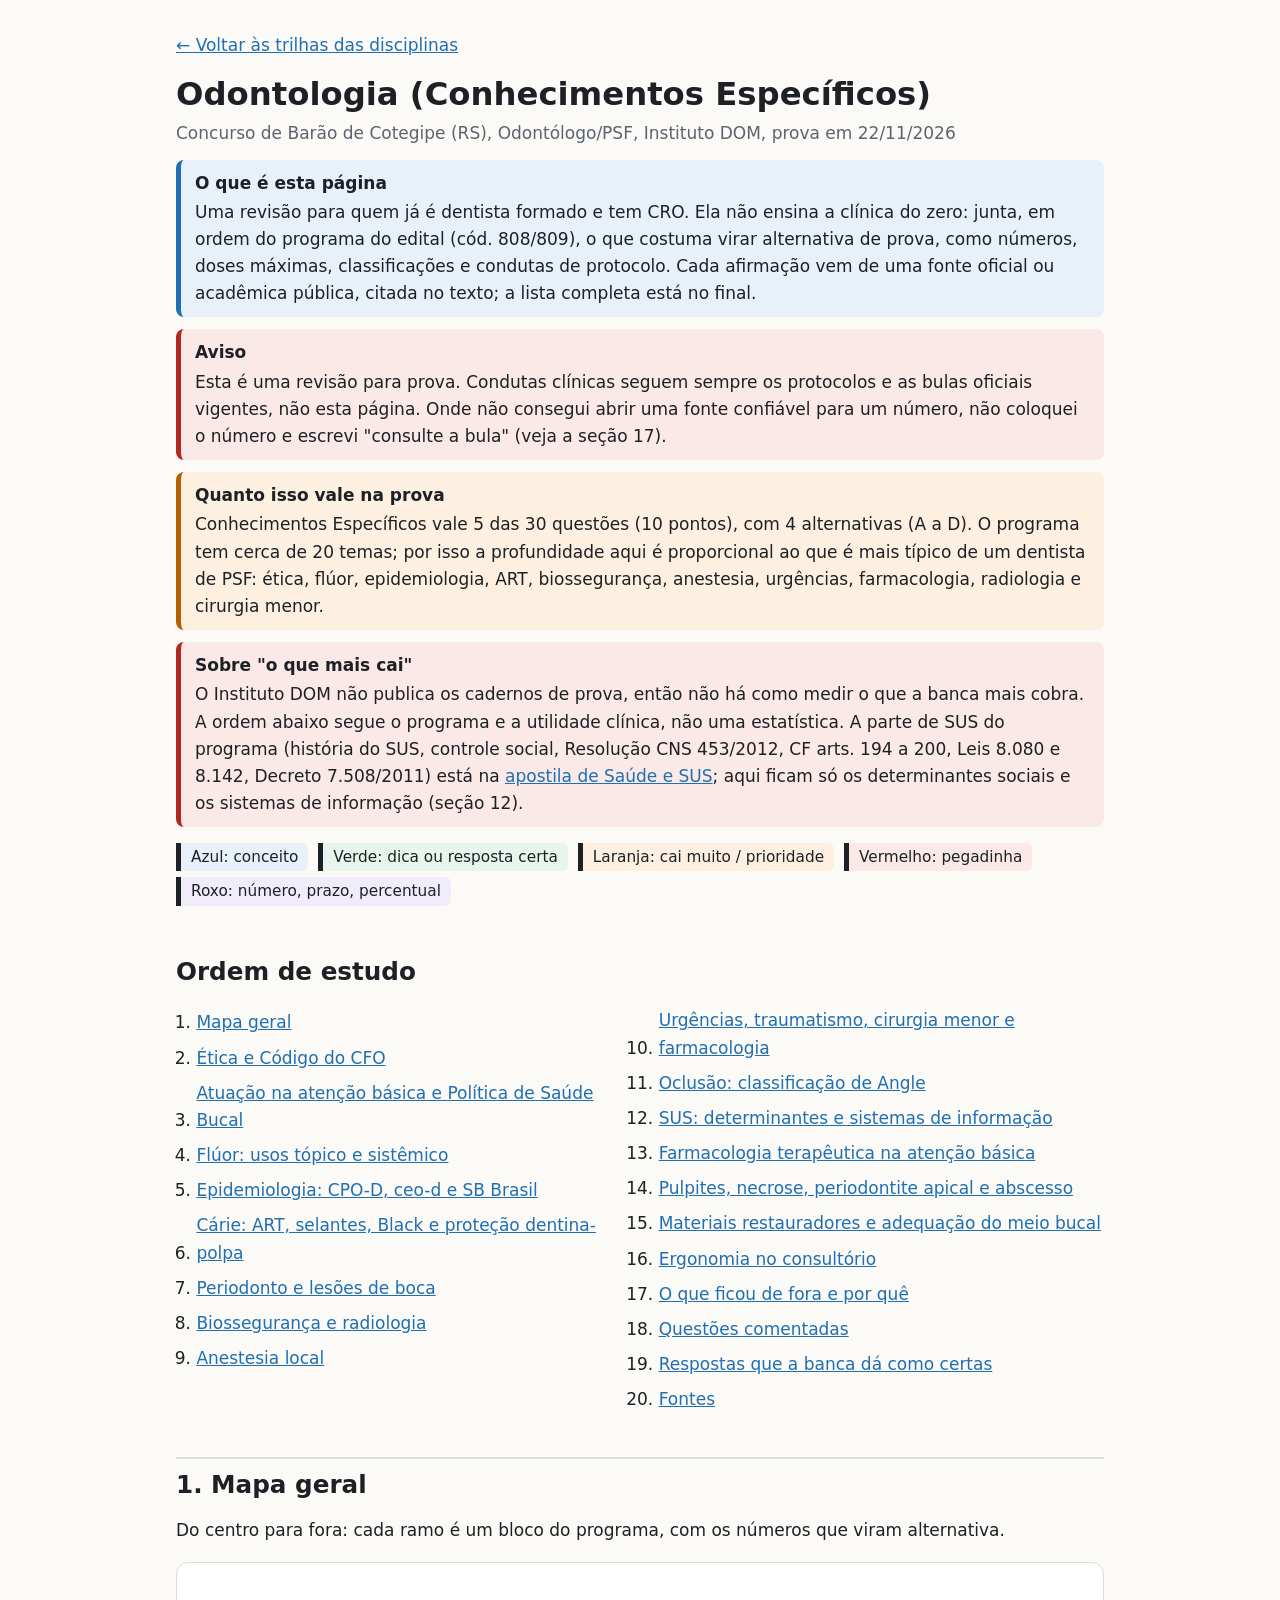
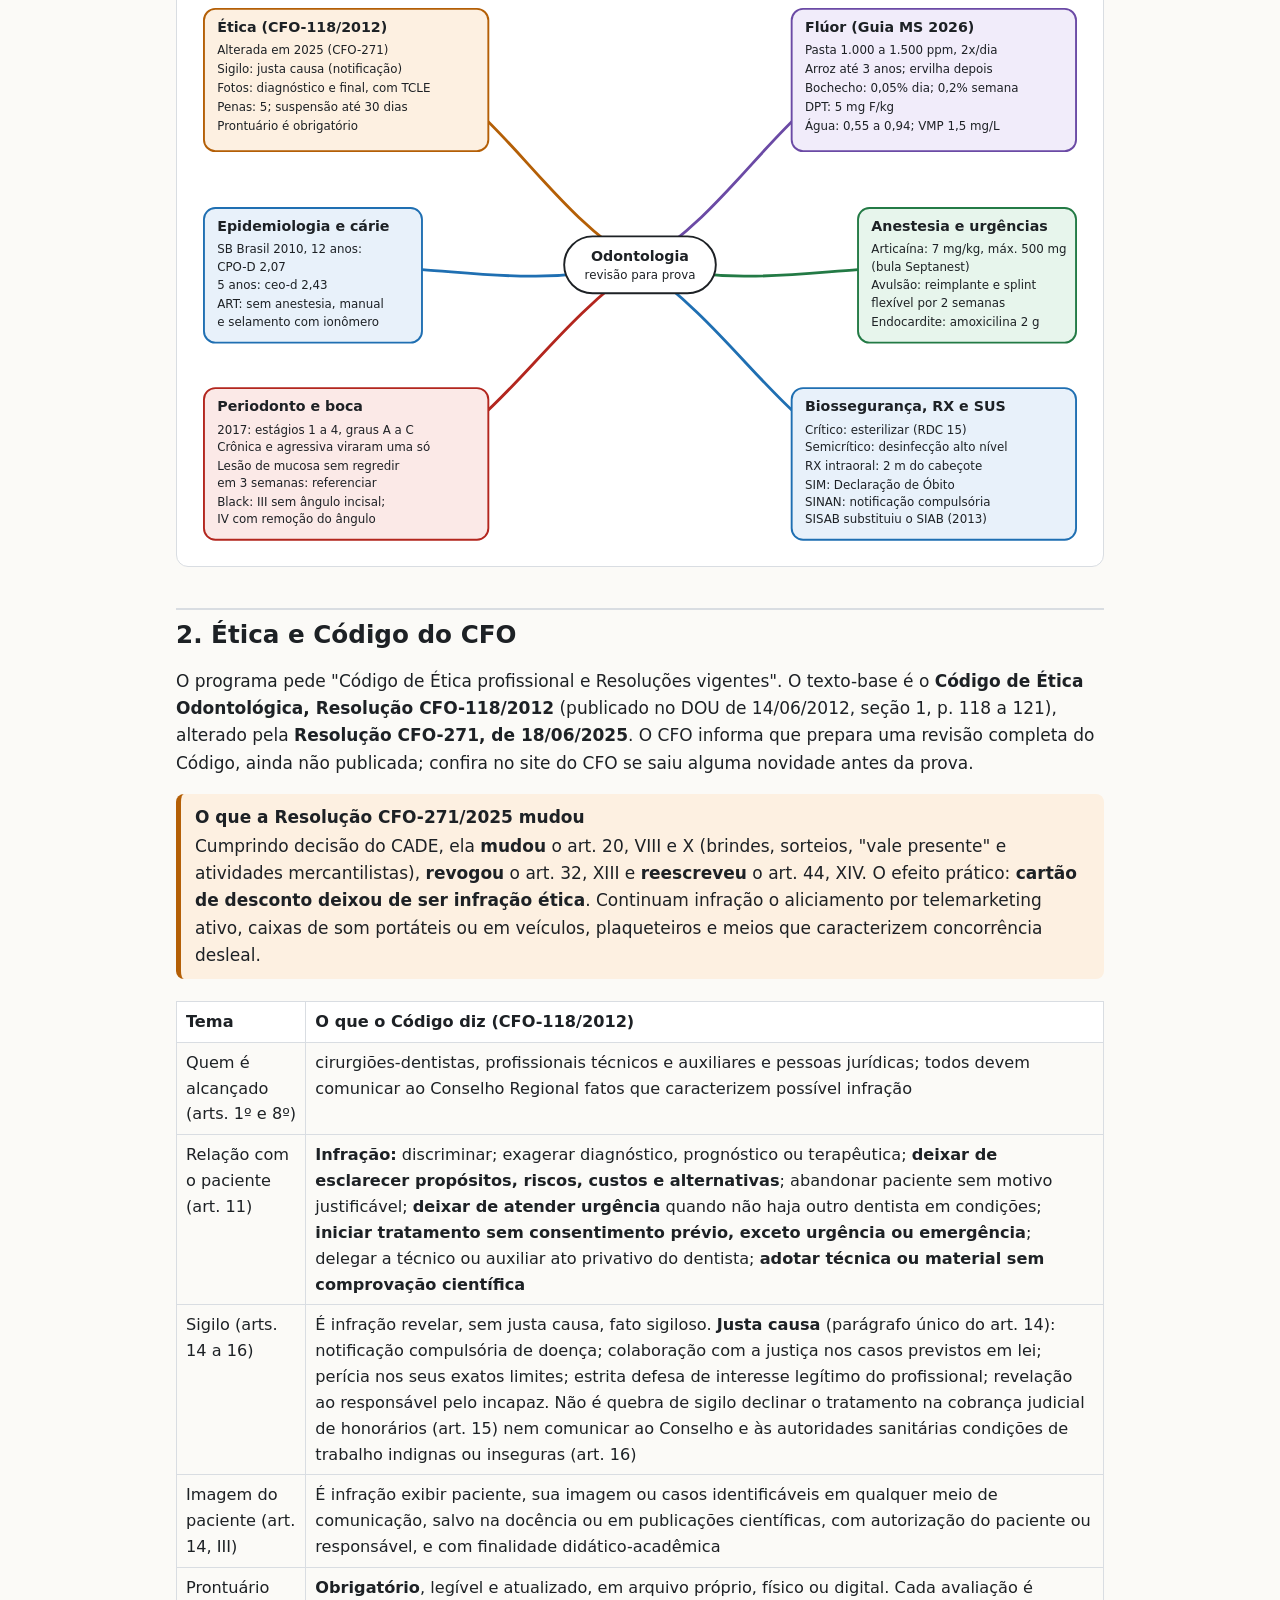
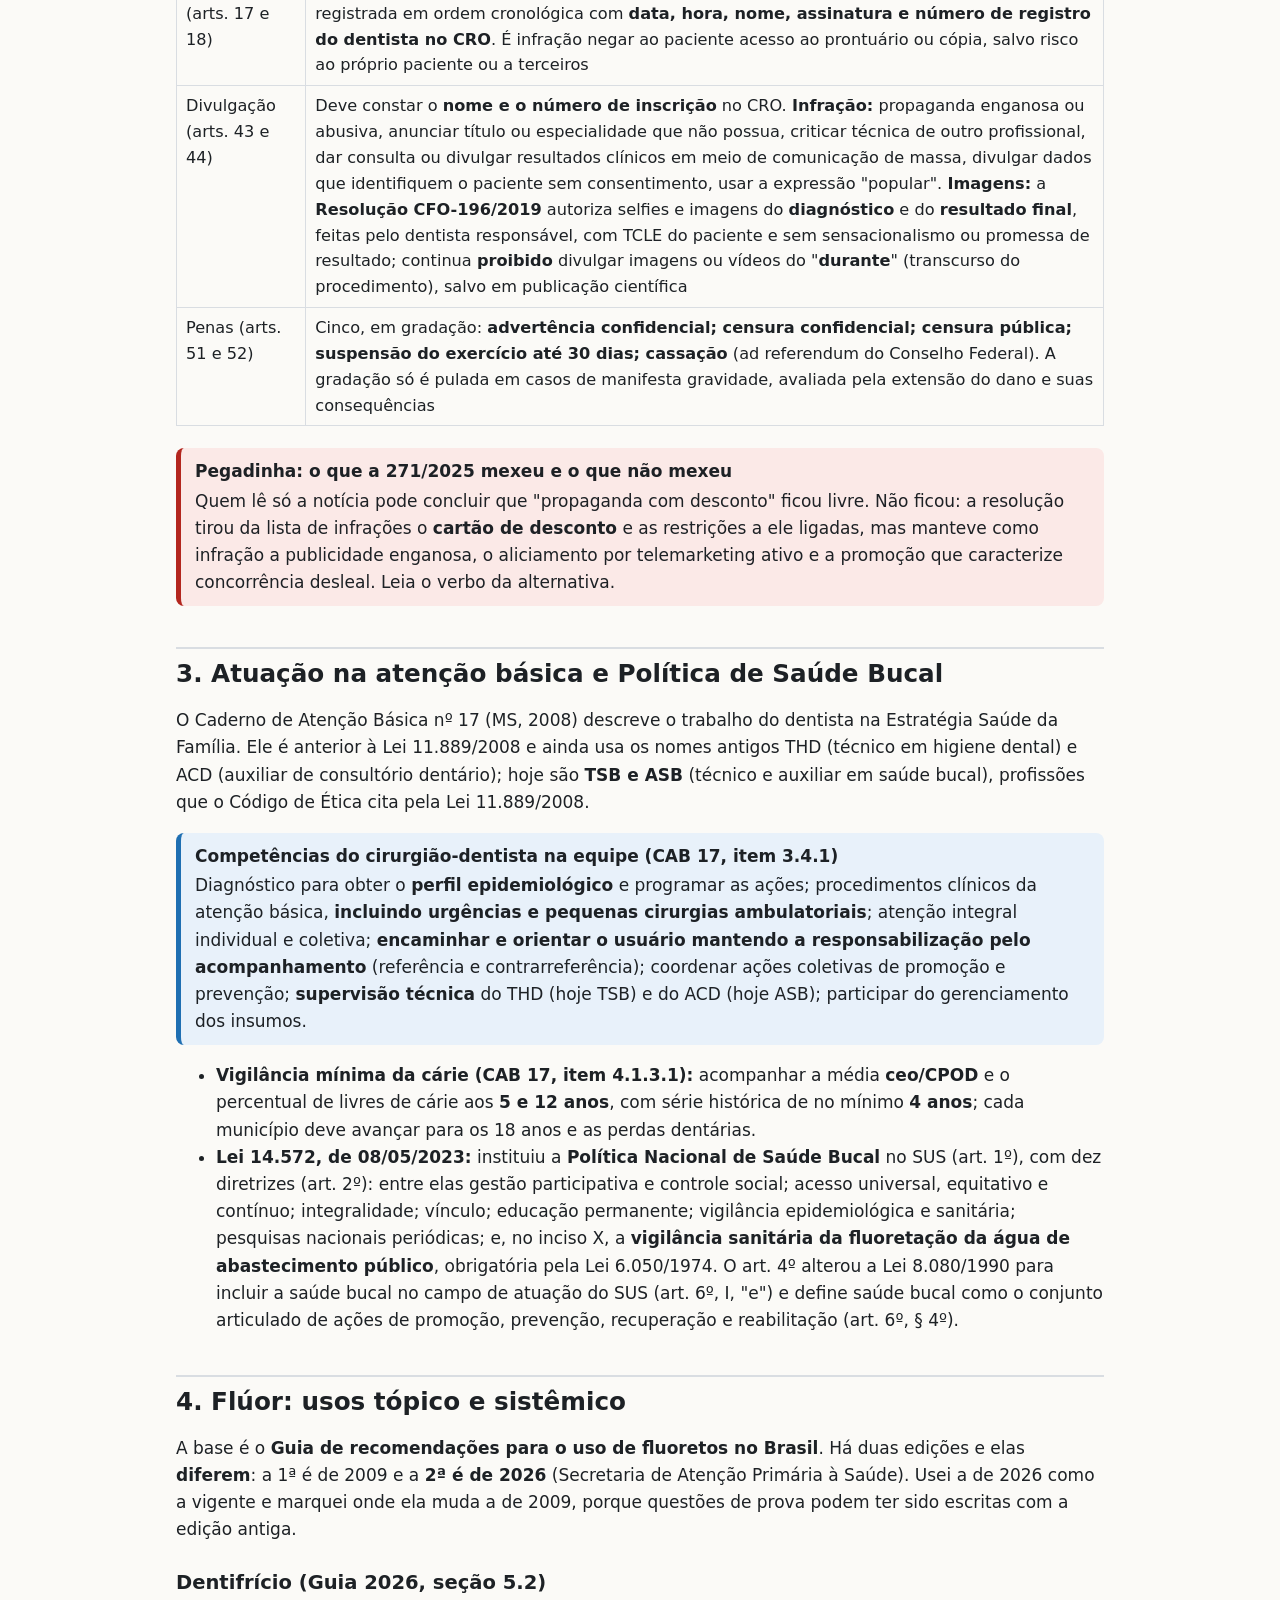
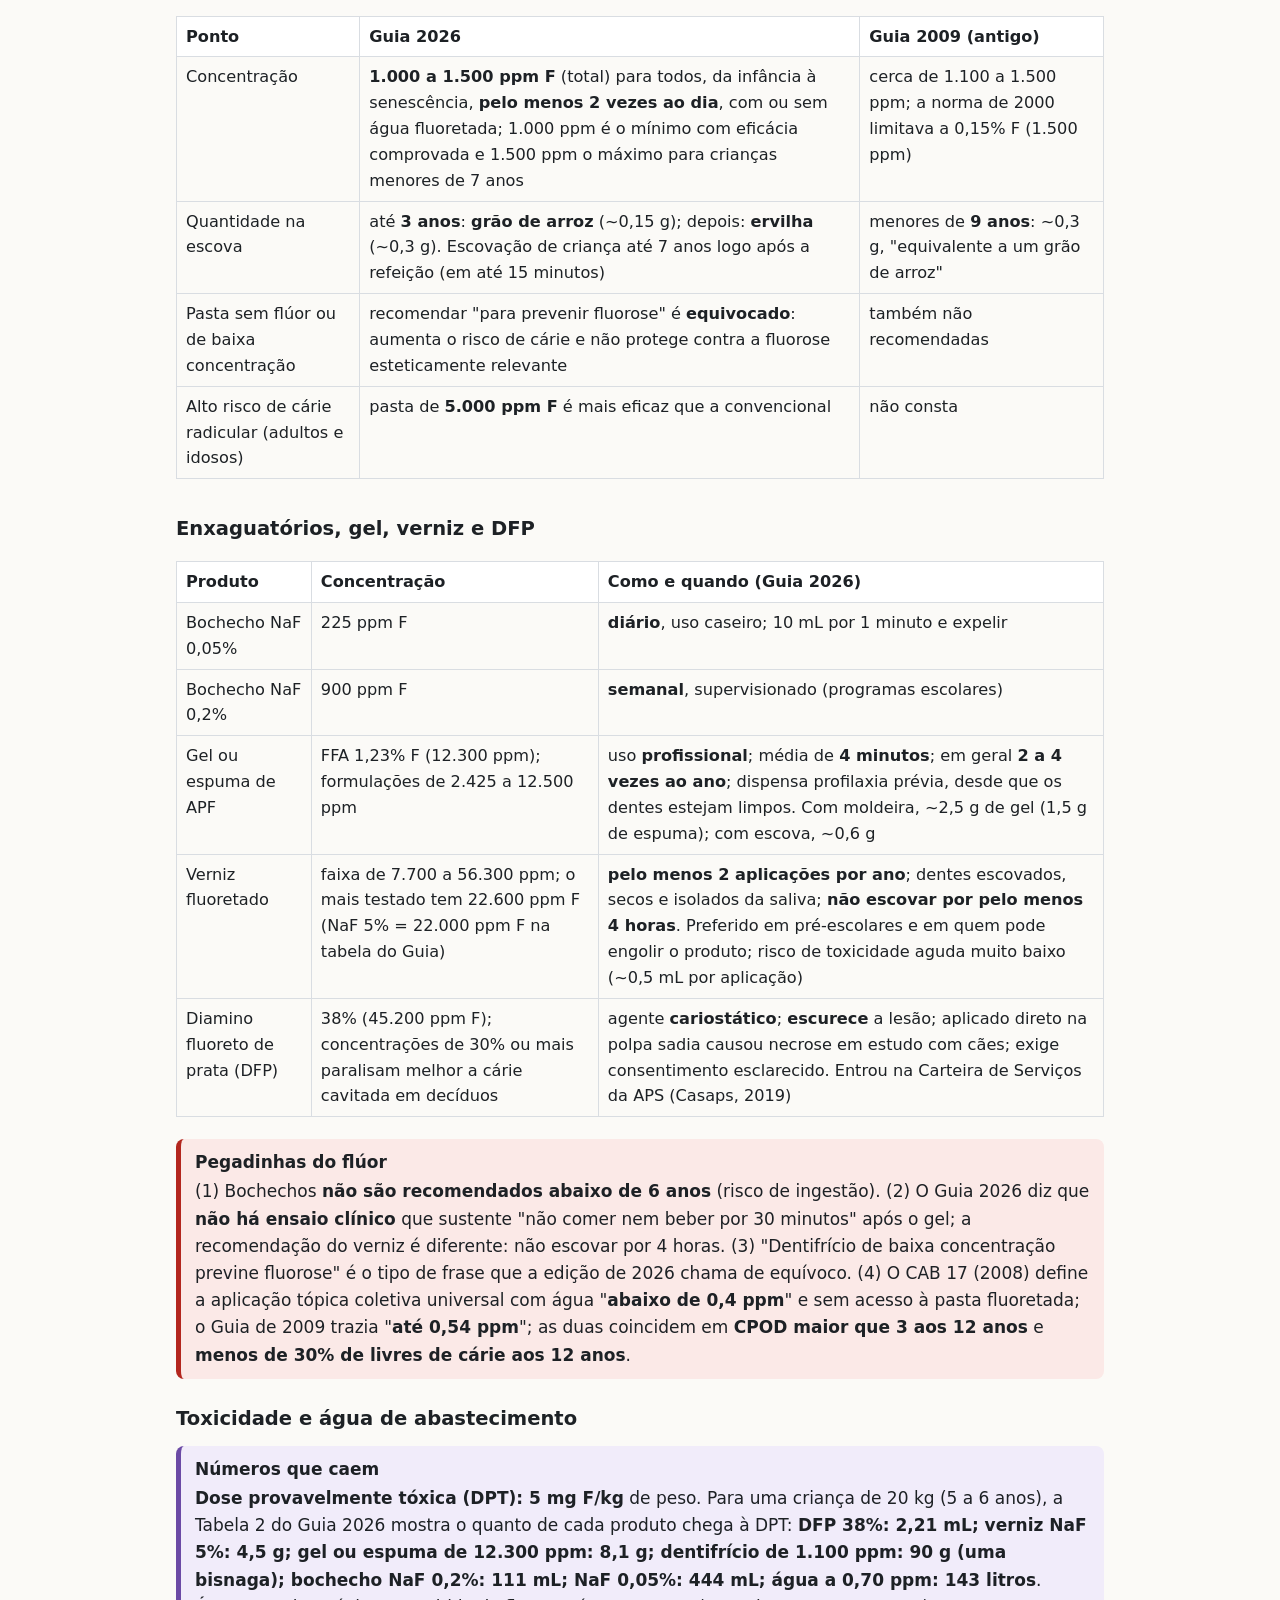
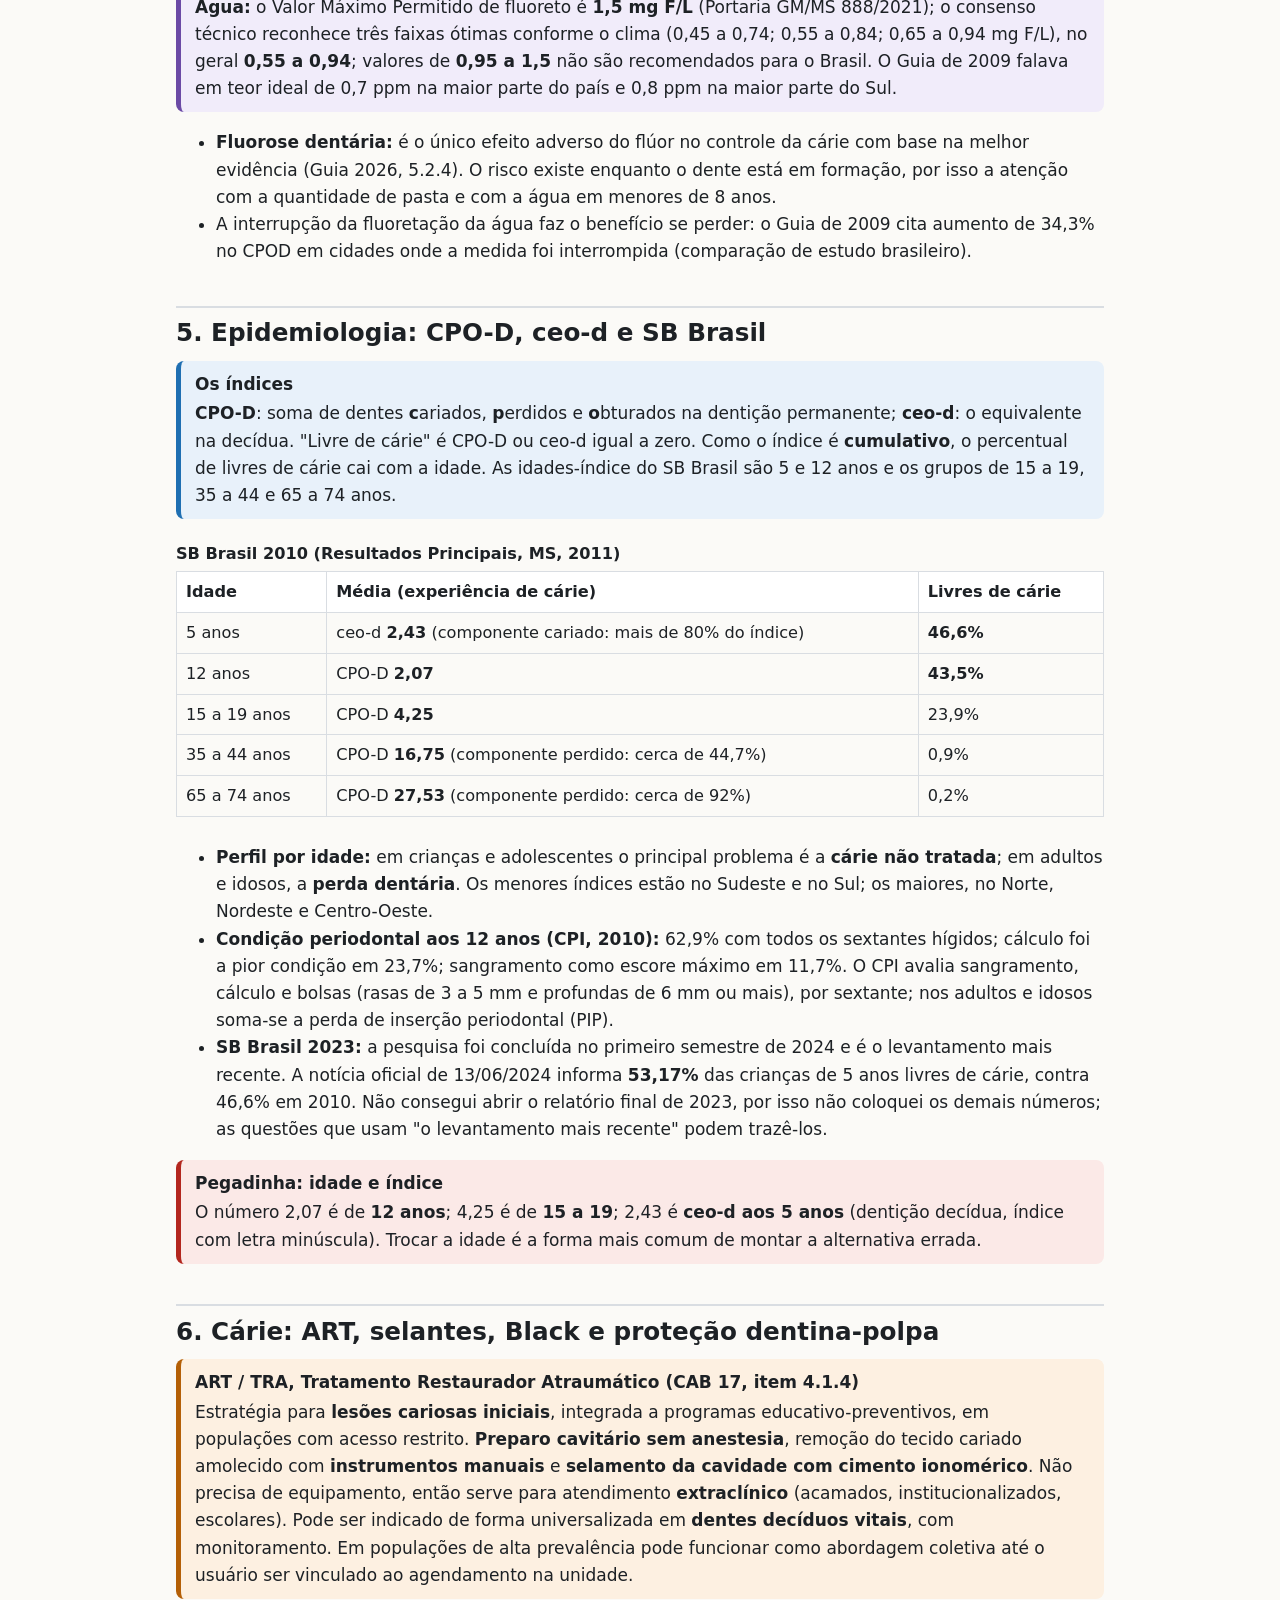
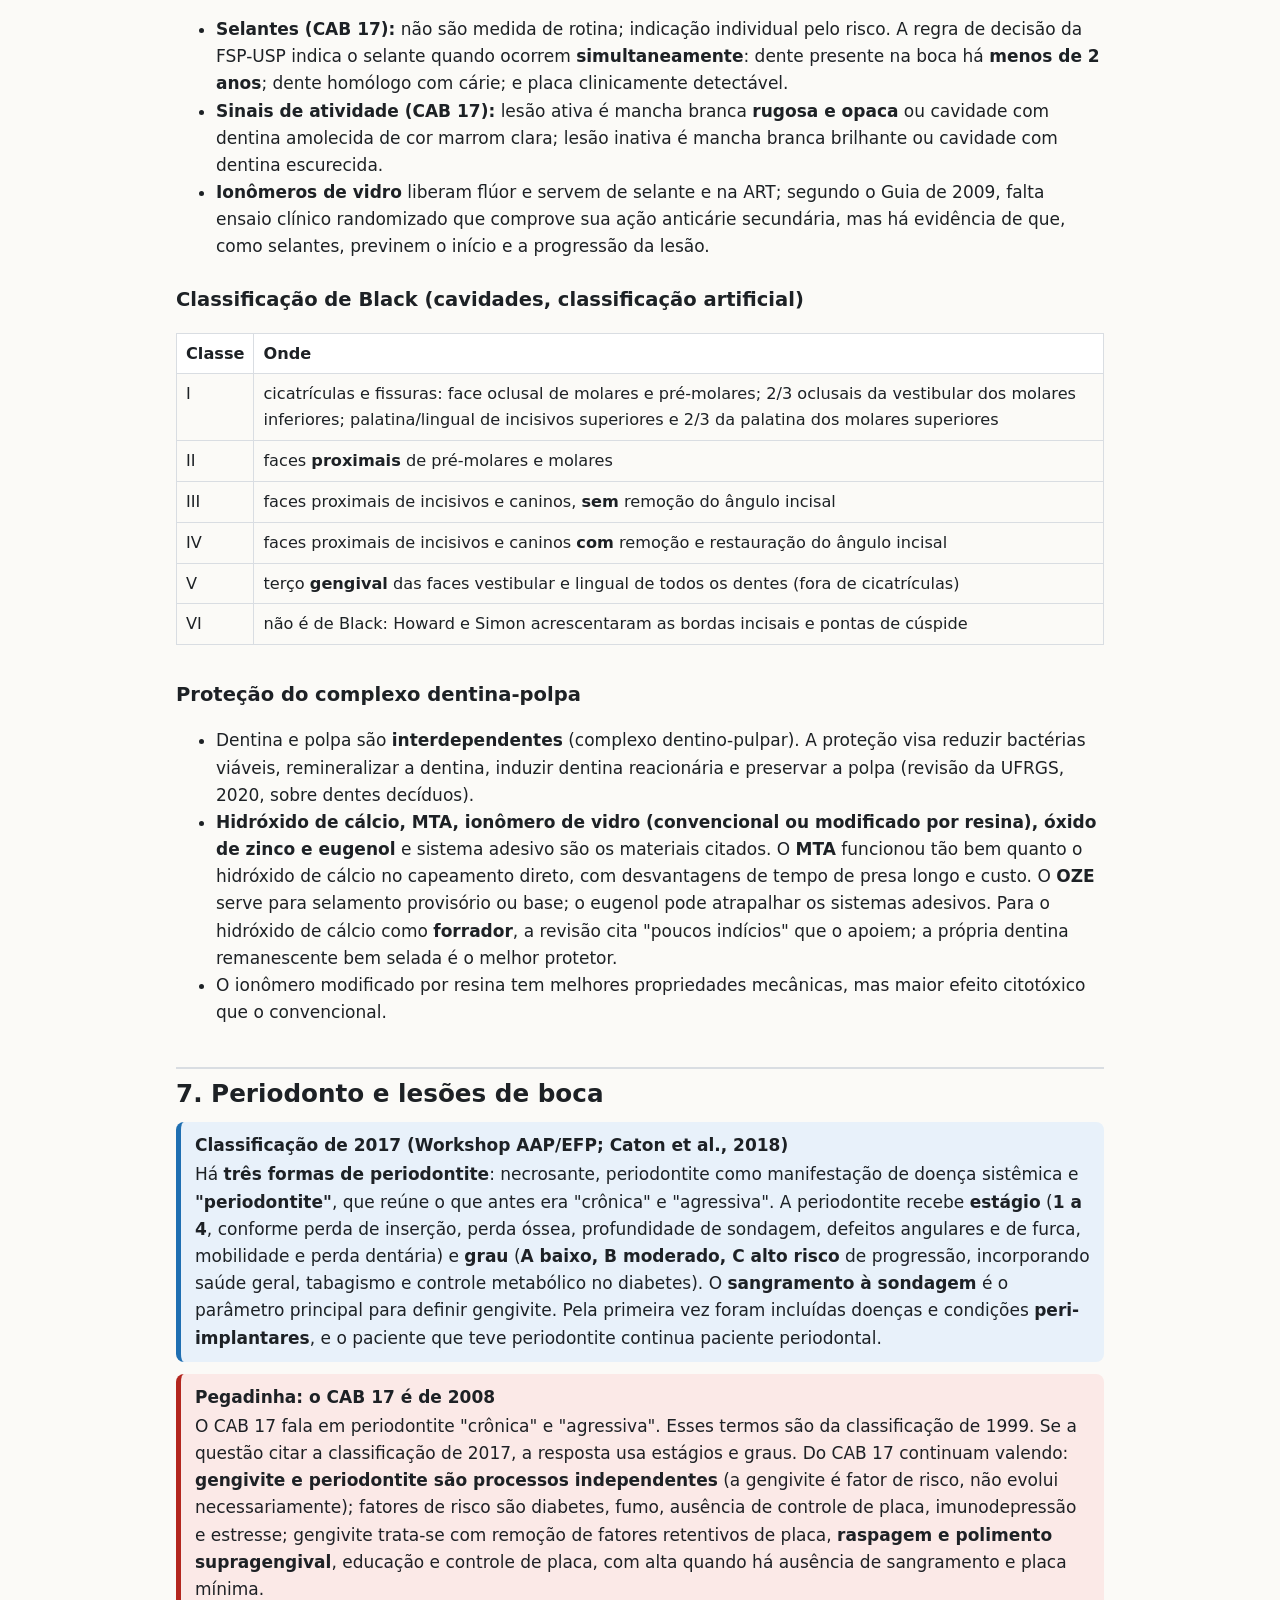
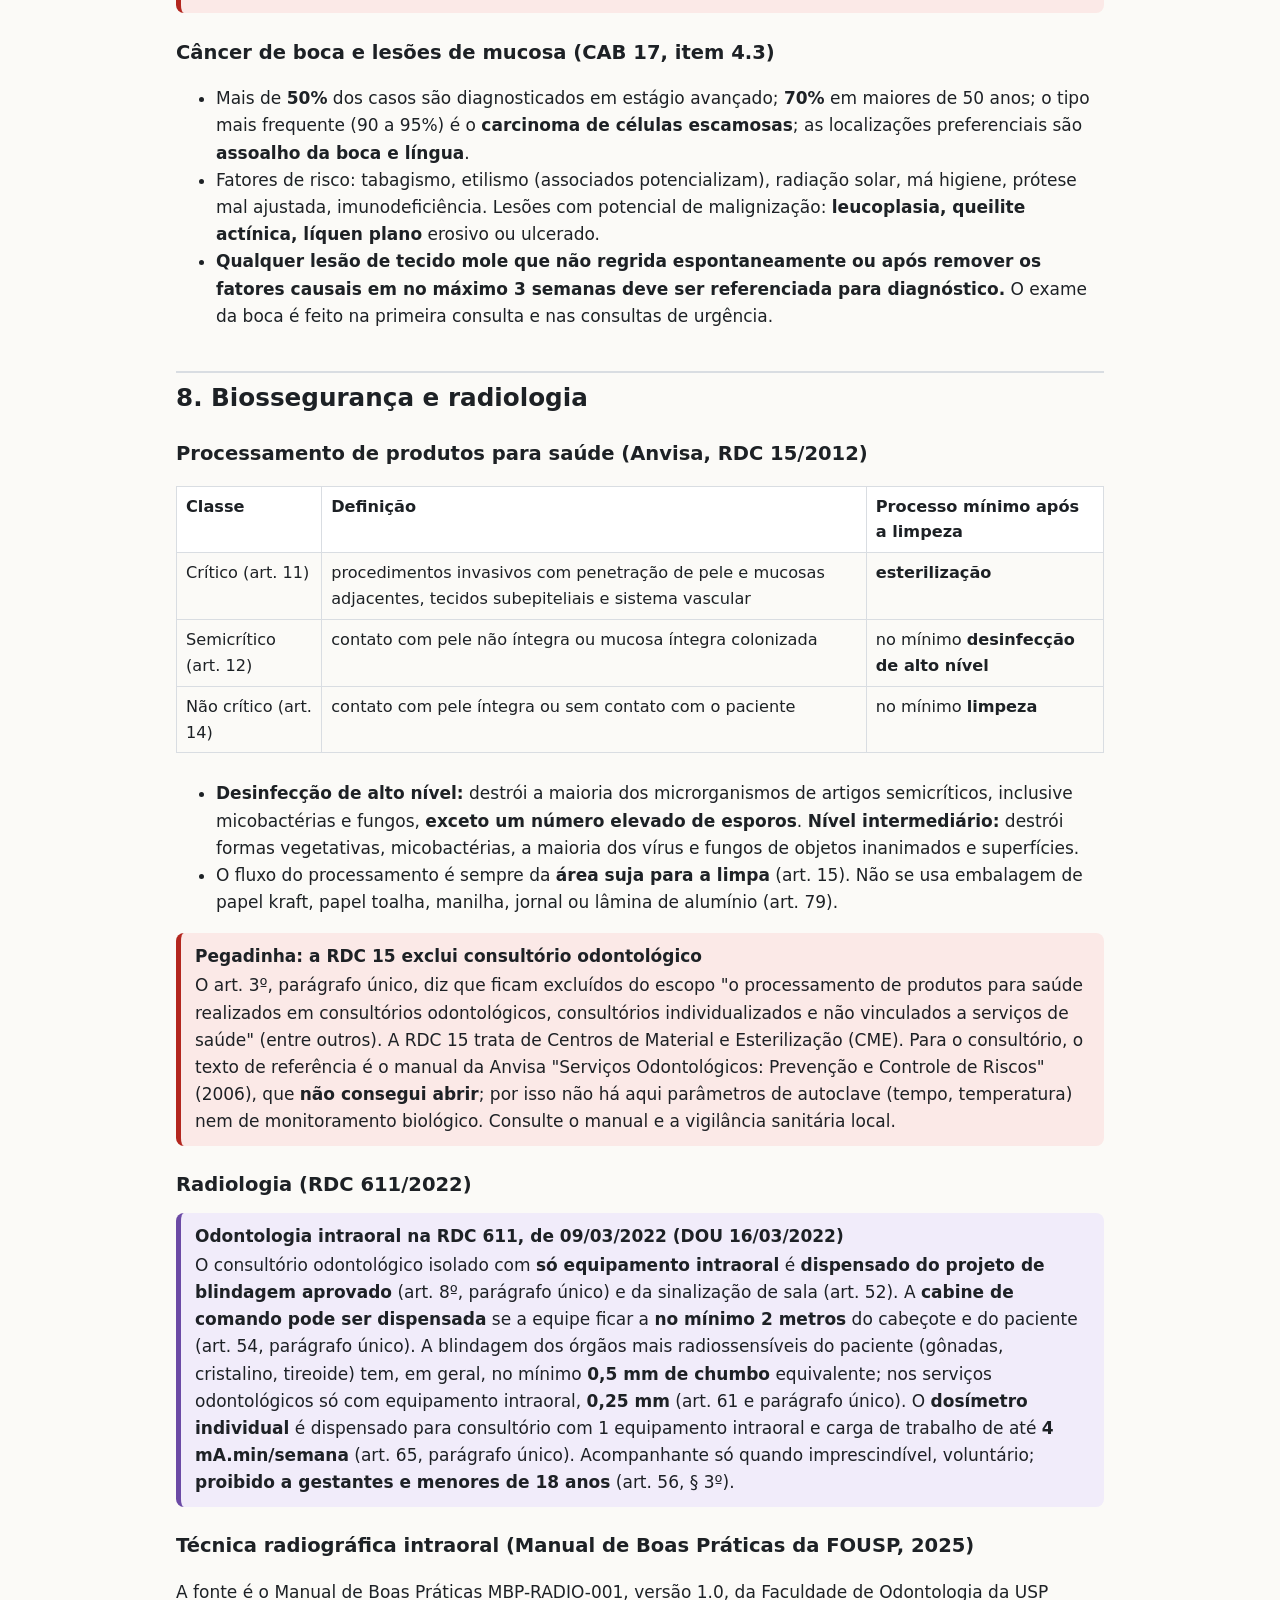
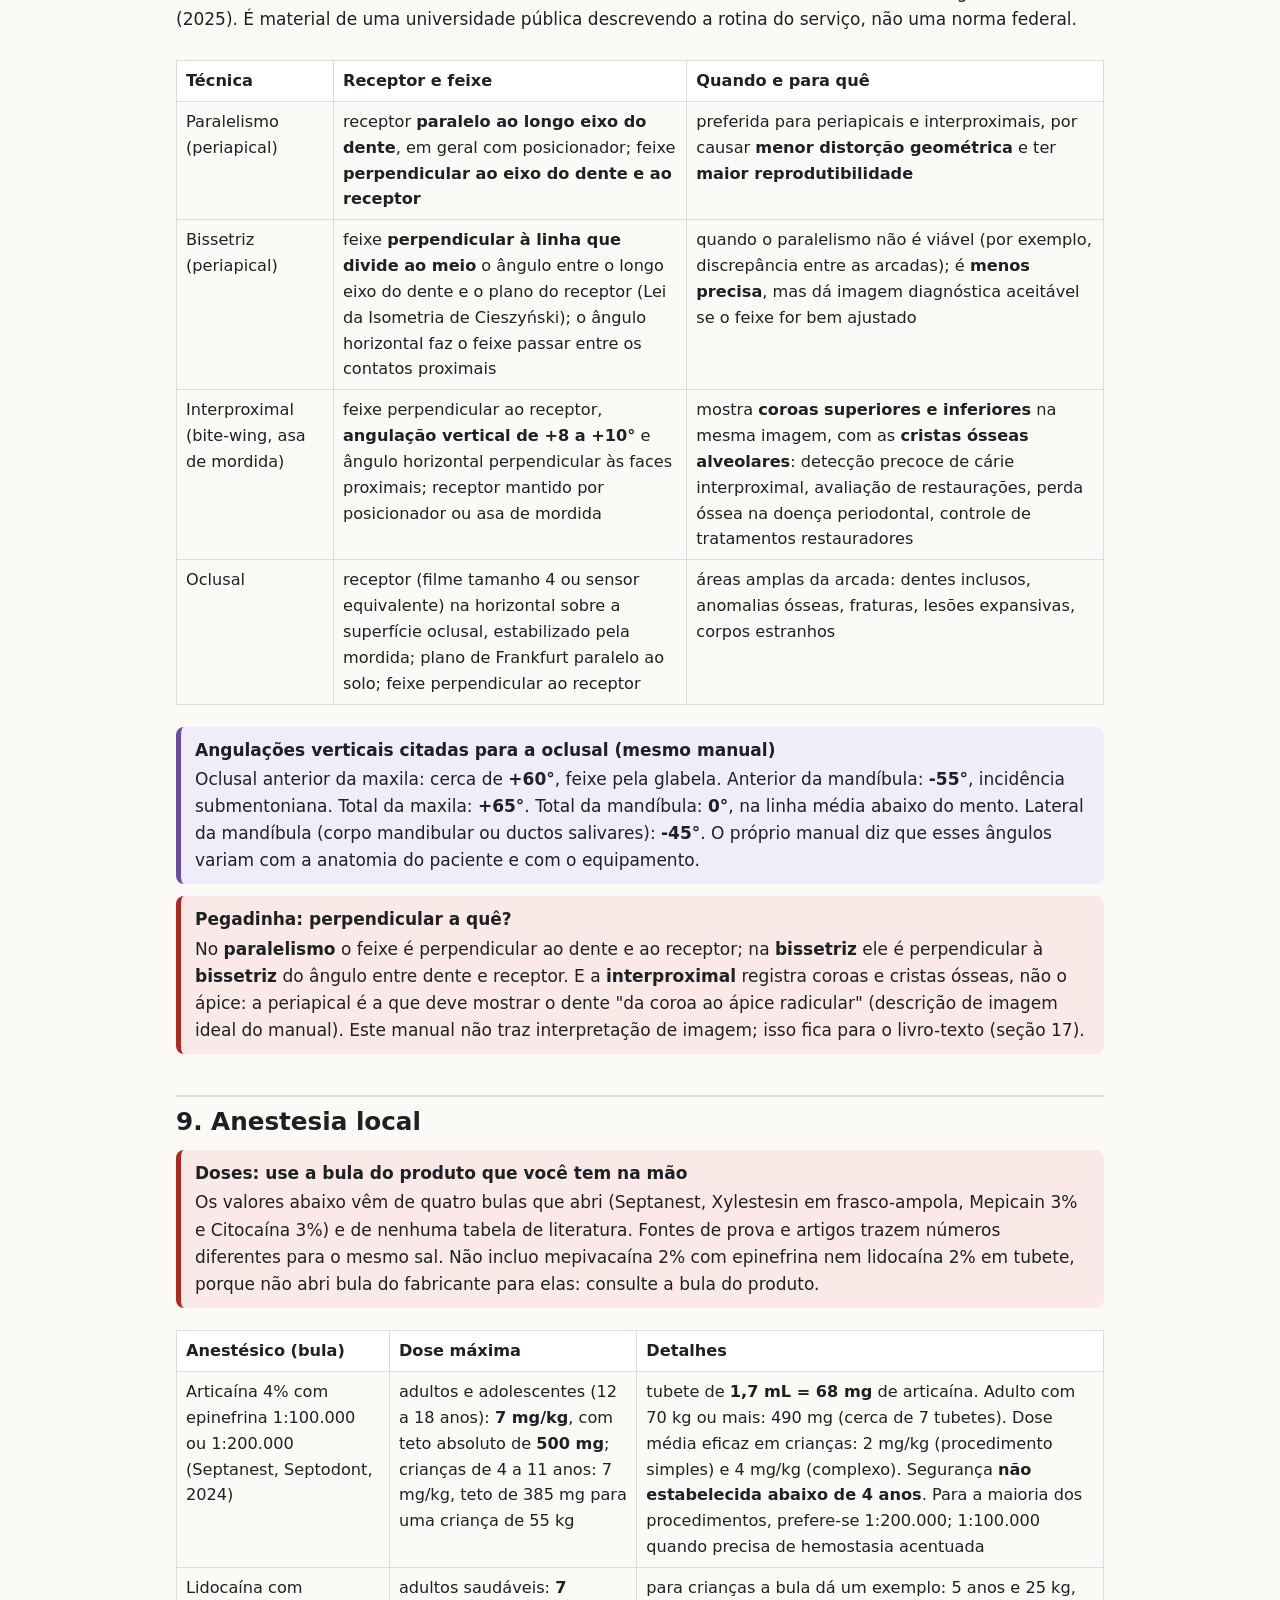
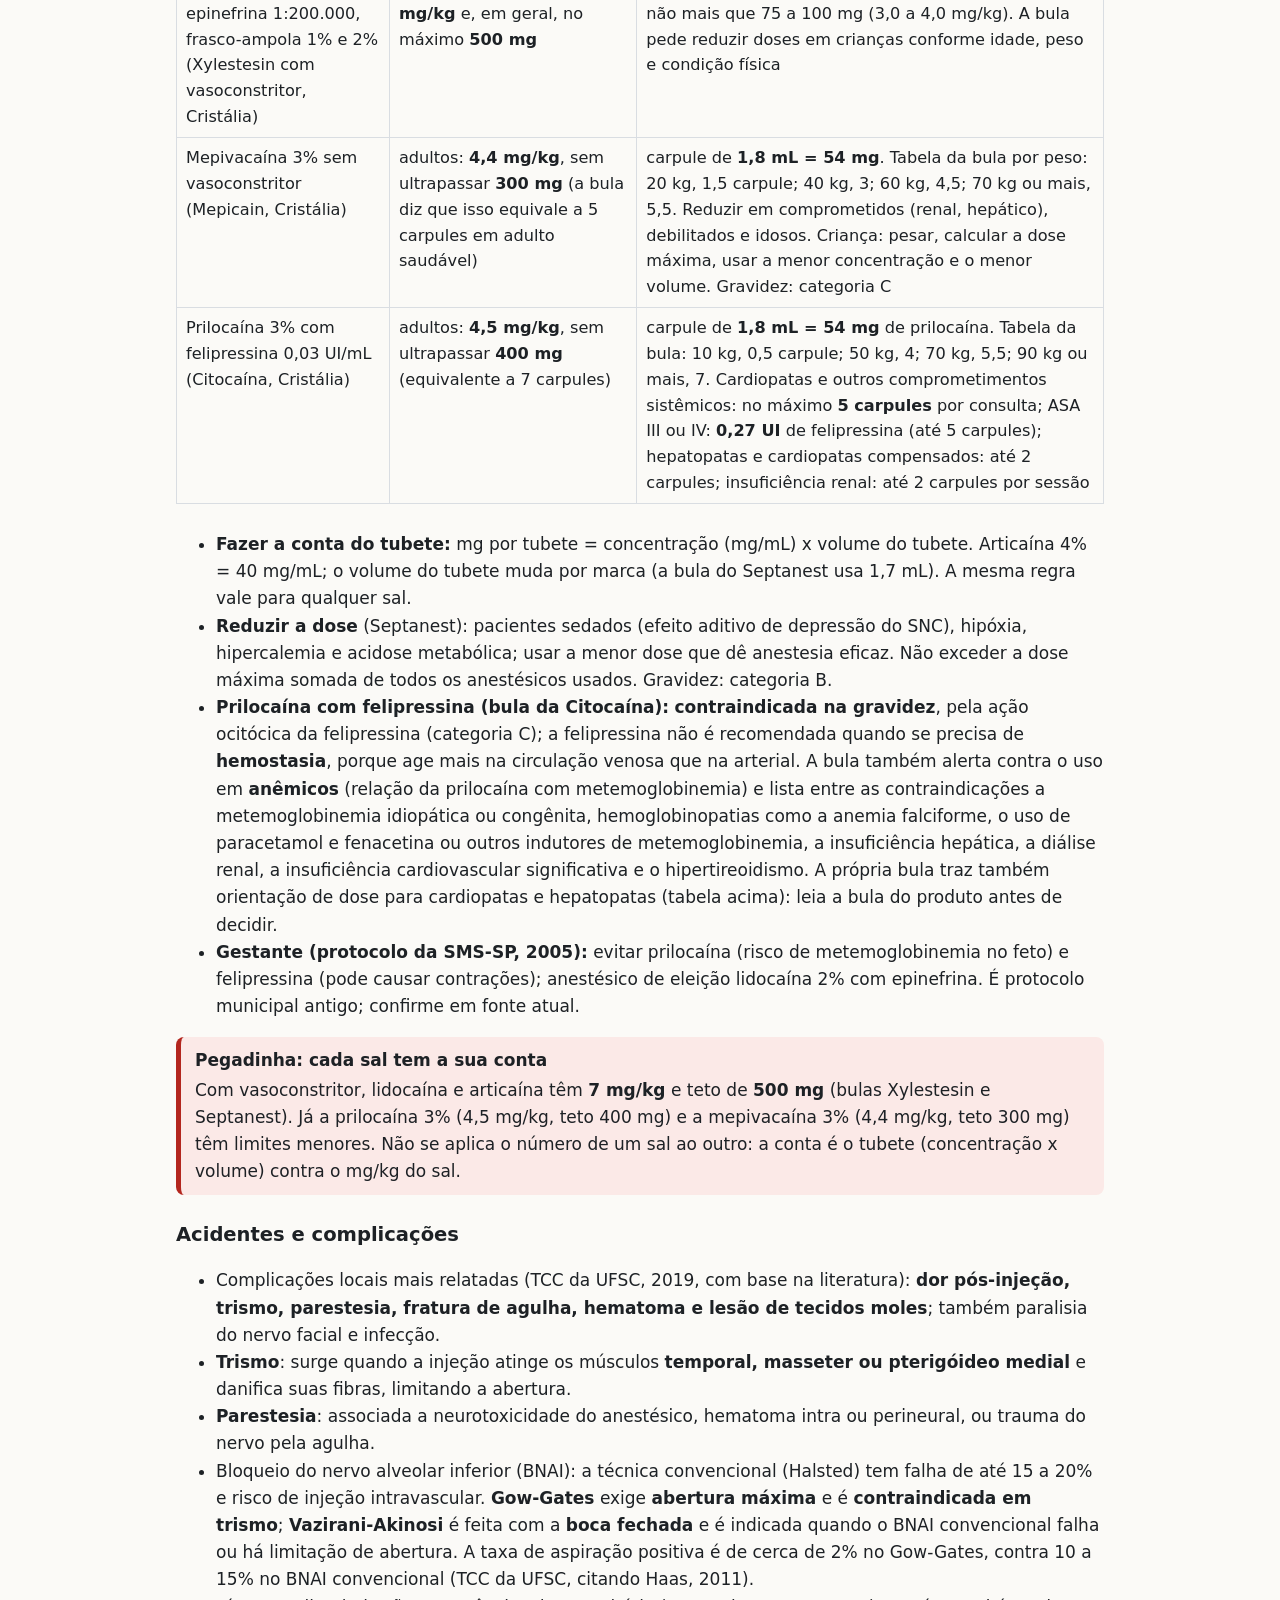
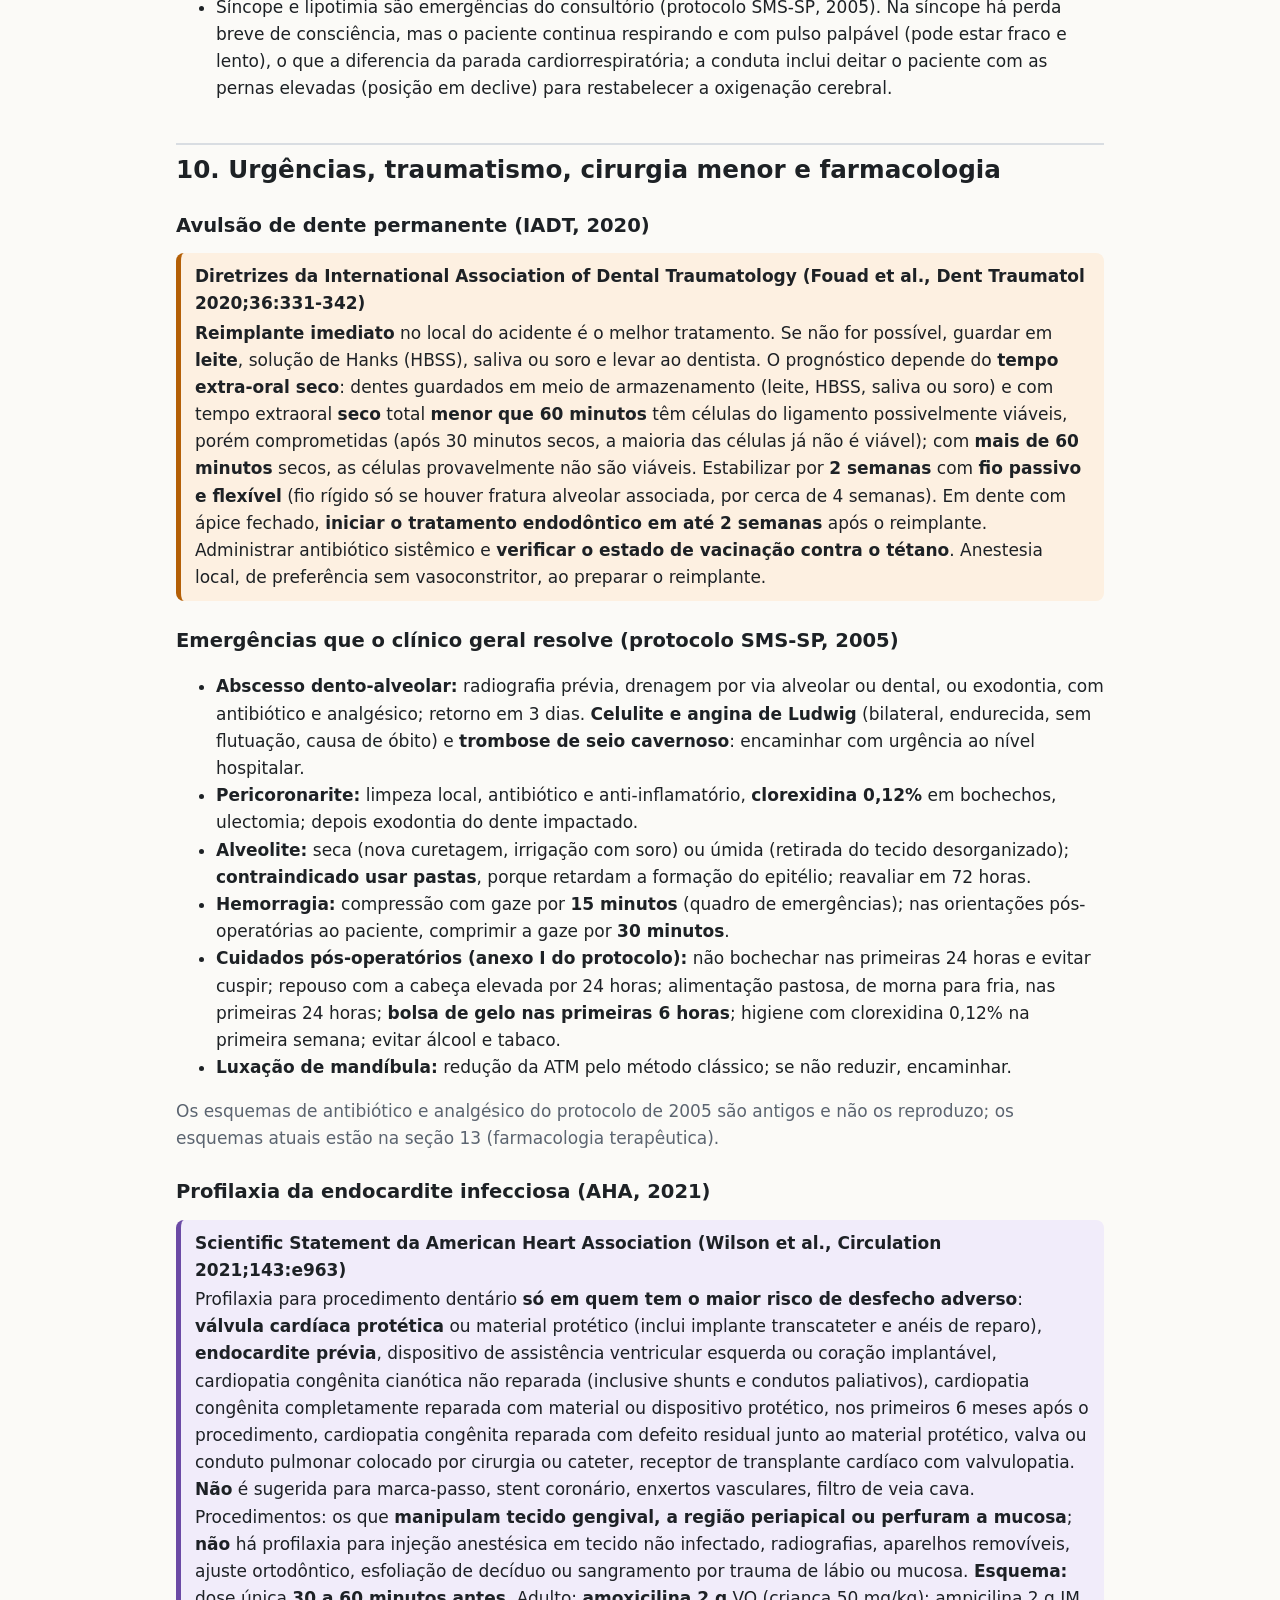
<file: edital/apostilas/odontologia.html>
<!DOCTYPE html>
<html lang="pt-BR">
<head>
<meta charset="utf-8">
<meta name="viewport" content="width=device-width, initial-scale=1">
<meta name="description" content="Apostila de revisão de Odontologia para o concurso de Odontólogo/PSF de Barão de Cotegipe: ética do CFO, flúor, epidemiologia, ART, periodonto, biossegurança, anestesia, urgências, farmacologia, radiologia e saúde bucal no SUS, com fontes oficiais citadas.">
<title>Apostila de Odontologia</title>
<style>
  :root {
    --fundo: #fbfaf7; --texto: #1d2125; --suave: #5b6470; --linha: #d9dde2; --cartao: #ffffff;
    --conceito: #1f6fb2; --conceito-bg: #e8f1fa;
    --dica: #237a45; --dica-bg: #e7f5ec;
    --cai: #b45f06; --cai-bg: #fdf0e1;
    --pega: #b3261e; --pega-bg: #fbe9e7;
    --numero: #6b4aa5; --numero-bg: #f1ecfa;
    --foco: #1f6fb2;
    color-scheme: light dark;
    font: 17px/1.6 system-ui, -apple-system, "Segoe UI", sans-serif;
  }
  :root[data-theme="light"] { color-scheme: light; }
  @media (prefers-color-scheme: dark) {
    :root:not([data-theme="light"]) {
      --fundo: #15181c; --texto: #e7e9ec; --suave: #a3abb5; --linha: #343a42; --cartao: #1d2126;
      --conceito: #79b8ee; --conceito-bg: #182a3b;
      --dica: #74cf95; --dica-bg: #17301f;
      --cai: #f2b264; --cai-bg: #3a2814;
      --pega: #f08a80; --pega-bg: #3b1d1a;
      --numero: #bfa5f0; --numero-bg: #2a2140;
      --foco: #79b8ee;
    }
  }
  :root[data-theme="dark"] {
    --fundo: #15181c; --texto: #e7e9ec; --suave: #a3abb5; --linha: #343a42; --cartao: #1d2126;
    --conceito: #79b8ee; --conceito-bg: #182a3b;
    --dica: #74cf95; --dica-bg: #17301f;
    --cai: #f2b264; --cai-bg: #3a2814;
    --pega: #f08a80; --pega-bg: #3b1d1a;
    --numero: #bfa5f0; --numero-bg: #2a2140;
    --foco: #79b8ee;
  }
  * { box-sizing: border-box; }
  body { margin: 0; background: var(--fundo); color: var(--texto); }
  main, header, footer { max-width: 960px; margin: 0 auto; padding: 0 16px; }
  header { padding-top: 24px; }
  h1 { font-size: 1.9rem; line-height: 1.2; margin: .4rem 0; }
  h2 { font-size: 1.45rem; line-height: 1.25; margin: 2.4rem 0 .6rem; padding-top: .6rem; border-top: 2px solid var(--linha); scroll-margin-top: 12px; }
  h3 { font-size: 1.15rem; margin: 1.4rem 0 .4rem; }
  a { color: var(--conceito); }
  a:focus-visible, summary:focus-visible, button:focus-visible, .mapa:focus-visible { outline: 3px solid var(--foco); outline-offset: 2px; border-radius: 4px; }
  .sub { color: var(--suave); margin: 0; }
  .voltar { display: inline-flex; align-items: center; min-height: 44px; }
  .caixa { border-left: 5px solid; border-radius: 8px; padding: 10px 14px; margin: 12px 0; }
  .caixa > strong:first-child { display: block; margin-bottom: 2px; }
  .conceito { border-color: var(--conceito); background: var(--conceito-bg); }
  .dica { border-color: var(--dica); background: var(--dica-bg); }
  .cai { border-color: var(--cai); background: var(--cai-bg); }
  .pega { border-color: var(--pega); background: var(--pega-bg); }
  .numero { border-color: var(--numero); background: var(--numero-bg); }
  .legenda { display: flex; flex-wrap: wrap; gap: 6px 10px; padding: 0; list-style: none; font-size: .9rem; }
  .legenda li { padding: 2px 10px; border-radius: 0 6px 6px 0; border-left: 5px solid; }
  .indice { columns: 2 260px; padding-left: 1.2rem; }
  .indice li { break-inside: avoid; margin: 2px 0; }
  .indice a { display: inline-block; min-height: 32px; padding: 3px 0; }
  table { width: 100%; border-collapse: collapse; margin: 10px 0; font-size: .95rem; }
  th, td { border: 1px solid var(--linha); padding: 7px 9px; text-align: left; vertical-align: top; }
  th { background: var(--cartao); }
  .tabela { overflow-x: auto; }
  .mapa { background: var(--cartao); border: 1px solid var(--linha); border-radius: 12px; padding: 8px; margin: 14px 0; }
  .mapa svg { width: 100%; height: auto; display: block; }
  .mapa svg text { font-family: system-ui, sans-serif; fill: var(--texto); }
  .mapa .c-ramo { stroke-width: 3; fill: none; }
  .mapa .no { stroke-width: 2; }
  .mapa .t-titulo { font-weight: 700; font-size: 15px; }
  .mapa .t-folha { font-size: 12.5px; }
  .s-conceito { stroke: var(--conceito); } .f-conceito { fill: var(--conceito-bg); }
  .s-dica { stroke: var(--dica); } .f-dica { fill: var(--dica-bg); }
  .s-cai { stroke: var(--cai); } .f-cai { fill: var(--cai-bg); }
  .s-pega { stroke: var(--pega); } .f-pega { fill: var(--pega-bg); }
  .s-numero { stroke: var(--numero); } .f-numero { fill: var(--numero-bg); }
  .s-centro { stroke: var(--texto); } .f-centro { fill: var(--cartao); }
  .questao { background: var(--cartao); border: 1px solid var(--linha); border-radius: 10px; padding: 12px 14px; margin: 14px 0; }
  .questao ol { list-style: upper-alpha; padding-left: 1.6rem; margin: 6px 0; }
  .questao li { margin: 3px 0; }
  details { margin-top: 8px; }
  summary { cursor: pointer; font-weight: 600; min-height: 44px; display: flex; align-items: center; gap: 6px; color: var(--conceito); list-style: none; }
  summary::-webkit-details-marker { display: none; }
  summary::before { content: "▸"; display: inline-block; transition: transform .15s; }
  details[open] > summary::before { transform: rotate(90deg); }
  .certa { background: var(--dica-bg); border-left: 5px solid var(--dica); padding: 6px 10px; border-radius: 6px; margin: 6px 0; }
  .errada { color: var(--suave); margin: 4px 0; }
  .errada s { color: var(--pega); }
  .grava { font-weight: 700; }
  .respostas li { margin: 4px 0; }
  .fontes li { margin: 3px 0; word-break: break-word; }
  footer { padding: 32px 16px 48px; color: var(--suave); font-size: .9rem; }
  @media (max-width: 1024px) { :root { font-size: 16.5px; } }
  .mapa-dica { display: none; color: var(--suave); font-size: .9rem; margin: 0 0 4px; }
  @media (max-width: 768px) {
    h1 { font-size: 1.6rem; }
    .mapa { overflow-x: auto; }
    .mapa svg { min-width: 900px; }
    .mapa-dica { display: block; }
    .indice a { min-height: 44px; display: inline-flex; align-items: center; }
  }
  @media (max-width: 600px) {
    h2 { font-size: 1.3rem; }
    th, td { padding: 6px; font-size: .9rem; }
  }
  @media (max-width: 480px) {
    :root { font-size: 16px; }
    .caixa, .questao { padding: 9px 10px; }
  }
  @media print {
    details { display: block; } details > * { display: block; }
    a { color: inherit; } .voltar { display: none; }
    h2 { break-after: avoid; } .questao, .caixa, .mapa { break-inside: avoid; }
  }
</style>
</head>
<body>
<header>
  <a class="voltar" href="../disciplinas/index.html#odontologia">← Voltar às trilhas das disciplinas</a>
  <h1>Odontologia (Conhecimentos Específicos)</h1>
  <p class="sub">Concurso de Barão de Cotegipe (RS), Odontólogo/PSF, Instituto DOM, prova em 22/11/2026</p>

  <div class="caixa conceito">
    <strong>O que é esta página</strong>
    Uma revisão para quem já é dentista formado e tem CRO. Ela não ensina a clínica do zero: junta, em ordem do programa do edital (cód. 808/809), o que costuma virar alternativa de prova, como números, doses máximas, classificações e condutas de protocolo. Cada afirmação vem de uma fonte oficial ou acadêmica pública, citada no texto; a lista completa está no final.
  </div>

  <div class="caixa pega">
    <strong>Aviso</strong>
    Esta é uma revisão para prova. Condutas clínicas seguem sempre os protocolos e as bulas oficiais vigentes, não esta página. Onde não consegui abrir uma fonte confiável para um número, não coloquei o número e escrevi "consulte a bula" (veja a seção 17).
  </div>

  <div class="caixa cai">
    <strong>Quanto isso vale na prova</strong>
    Conhecimentos Específicos vale 5 das 30 questões (10 pontos), com 4 alternativas (A a D). O programa tem cerca de 20 temas; por isso a profundidade aqui é proporcional ao que é mais típico de um dentista de PSF: ética, flúor, epidemiologia, ART, biossegurança, anestesia, urgências, farmacologia, radiologia e cirurgia menor.
  </div>

  <div class="caixa pega">
    <strong>Sobre "o que mais cai"</strong>
    O Instituto DOM não publica os cadernos de prova, então não há como medir o que a banca mais cobra. A ordem abaixo segue o programa e a utilidade clínica, não uma estatística. A parte de SUS do programa (história do SUS, controle social, Resolução CNS 453/2012, CF arts. 194 a 200, Leis 8.080 e 8.142, Decreto 7.508/2011) está na <a href="saude-sus.html#sus-historia">apostila de Saúde e SUS</a>; aqui ficam só os determinantes sociais e os sistemas de informação (seção 12).
  </div>

  <ul class="legenda" aria-label="Legenda de cores">
    <li class="conceito">Azul: conceito</li>
    <li class="dica">Verde: dica ou resposta certa</li>
    <li class="cai">Laranja: cai muito / prioridade</li>
    <li class="pega">Vermelho: pegadinha</li>
    <li class="numero">Roxo: número, prazo, percentual</li>
  </ul>

  <h2 id="indice" style="border-top:0">Ordem de estudo</h2>
  <ol class="indice">
    <li><a href="#mapa">Mapa geral</a></li>
    <li><a href="#etica">Ética e Código do CFO</a></li>
    <li><a href="#aps">Atuação na atenção básica e Política de Saúde Bucal</a></li>
    <li><a href="#fluor">Flúor: usos tópico e sistêmico</a></li>
    <li><a href="#epidemio">Epidemiologia: CPO-D, ceo-d e SB Brasil</a></li>
    <li><a href="#carie">Cárie: ART, selantes, Black e proteção dentina-polpa</a></li>
    <li><a href="#perio">Periodonto e lesões de boca</a></li>
    <li><a href="#bio">Biossegurança e radiologia</a></li>
    <li><a href="#anestesia">Anestesia local</a></li>
    <li><a href="#urgencias">Urgências, traumatismo, cirurgia menor e farmacologia</a></li>
    <li><a href="#oclusao">Oclusão: classificação de Angle</a></li>
    <li><a href="#sus">SUS: determinantes e sistemas de informação</a></li>
    <li><a href="#farmaco">Farmacologia terapêutica na atenção básica</a></li>
    <li><a href="#pulpa">Pulpites, necrose, periodontite apical e abscesso</a></li>
    <li><a href="#materiais">Materiais restauradores e adequação do meio bucal</a></li>
    <li><a href="#ergonomia">Ergonomia no consultório</a></li>
    <li><a href="#lacunas">O que ficou de fora e por quê</a></li>
    <li><a href="#questoes">Questões comentadas</a></li>
    <li><a href="#respostas">Respostas que a banca dá como certas</a></li>
    <li><a href="#fontes">Fontes</a></li>
  </ol>
</header>

<main>

<h2 id="mapa">1. Mapa geral</h2>
<p>Do centro para fora: cada ramo é um bloco do programa, com os números que viram alternativa.</p>
<p class="mapa-dica">No celular, arraste o mapa para o lado para ver tudo.</p>
<div class="mapa" role="region" tabindex="0" aria-label="Mapa mental de Odontologia (no celular, role para o lado)">
<svg viewBox="0 0 960 620" role="img" aria-labelledby="mapa-tit mapa-desc">
  <title id="mapa-tit">Mapa mental de Odontologia</title>
  <desc id="mapa-desc">No centro, Odontologia. Seis ramos: ética do CFO, flúor, epidemiologia e cárie, anestesia e urgências, periodonto e boca, biossegurança e SUS.</desc>
  <path class="c-ramo s-cai" d="M480 310 C 380 250, 330 140, 250 110"/>
  <path class="c-ramo s-numero" d="M480 310 C 580 250, 630 140, 710 110"/>
  <path class="c-ramo s-conceito" d="M480 310 C 380 330, 320 320, 250 315"/>
  <path class="c-ramo s-dica" d="M480 310 C 580 330, 640 320, 710 315"/>
  <path class="c-ramo s-pega" d="M480 310 C 380 380, 330 480, 250 510"/>
  <path class="c-ramo s-conceito" d="M480 310 C 580 380, 630 480, 710 510"/>
  <rect class="no s-centro f-centro" x="400" y="280" width="160" height="60" rx="30"/>
  <text x="480" y="306" text-anchor="middle" class="t-titulo">Odontologia</text>
  <text x="480" y="325" text-anchor="middle" class="t-folha">revisão para prova</text>

  <rect class="no s-cai f-cai" x="20" y="40" width="300" height="150" rx="12"/>
  <text x="34" y="64" class="t-titulo">Ética (CFO-118/2012)</text>
  <text x="34" y="88" class="t-folha">Alterada em 2025 (CFO-271)</text>
  <text x="34" y="108" class="t-folha">Sigilo: justa causa (notificação)</text>
  <text x="34" y="128" class="t-folha">Fotos: diagnóstico e final, com TCLE</text>
  <text x="34" y="148" class="t-folha">Penas: 5; suspensão até 30 dias</text>
  <text x="34" y="168" class="t-folha">Prontuário é obrigatório</text>

  <rect class="no s-numero f-numero" x="640" y="40" width="300" height="150" rx="12"/>
  <text x="654" y="64" class="t-titulo">Flúor (Guia MS 2026)</text>
  <text x="654" y="88" class="t-folha">Pasta 1.000 a 1.500 ppm, 2x/dia</text>
  <text x="654" y="108" class="t-folha">Arroz até 3 anos; ervilha depois</text>
  <text x="654" y="128" class="t-folha">Bochecho: 0,05% dia; 0,2% semana</text>
  <text x="654" y="148" class="t-folha">DPT: 5 mg F/kg</text>
  <text x="654" y="168" class="t-folha">Água: 0,55 a 0,94; VMP 1,5 mg/L</text>

  <rect class="no s-conceito f-conceito" x="20" y="250" width="230" height="142" rx="12"/>
  <text x="34" y="274" class="t-titulo">Epidemiologia e cárie</text>
  <text x="34" y="298" class="t-folha">SB Brasil 2010, 12 anos:</text>
  <text x="34" y="316" class="t-folha">CPO-D 2,07</text>
  <text x="34" y="336" class="t-folha">5 anos: ceo-d 2,43</text>
  <text x="34" y="356" class="t-folha">ART: sem anestesia, manual</text>
  <text x="34" y="374" class="t-folha">e selamento com ionômero</text>

  <rect class="no s-dica f-dica" x="710" y="250" width="230" height="142" rx="12"/>
  <text x="724" y="274" class="t-titulo">Anestesia e urgências</text>
  <text x="724" y="298" class="t-folha">Articaína: 7 mg/kg, máx. 500 mg</text>
  <text x="724" y="316" class="t-folha">(bula Septanest)</text>
  <text x="724" y="336" class="t-folha">Avulsão: reimplante e splint</text>
  <text x="724" y="354" class="t-folha">flexível por 2 semanas</text>
  <text x="724" y="374" class="t-folha">Endocardite: amoxicilina 2 g</text>

  <rect class="no s-pega f-pega" x="20" y="440" width="300" height="160" rx="12"/>
  <text x="34" y="464" class="t-titulo">Periodonto e boca</text>
  <text x="34" y="488" class="t-folha">2017: estágios 1 a 4, graus A a C</text>
  <text x="34" y="506" class="t-folha">Crônica e agressiva viraram uma só</text>
  <text x="34" y="526" class="t-folha">Lesão de mucosa sem regredir</text>
  <text x="34" y="544" class="t-folha">em 3 semanas: referenciar</text>
  <text x="34" y="564" class="t-folha">Black: III sem ângulo incisal;</text>
  <text x="34" y="582" class="t-folha">IV com remoção do ângulo</text>

  <rect class="no s-conceito f-conceito" x="640" y="440" width="300" height="160" rx="12"/>
  <text x="654" y="464" class="t-titulo">Biossegurança, RX e SUS</text>
  <text x="654" y="488" class="t-folha">Crítico: esterilizar (RDC 15)</text>
  <text x="654" y="506" class="t-folha">Semicrítico: desinfecção alto nível</text>
  <text x="654" y="526" class="t-folha">RX intraoral: 2 m do cabeçote</text>
  <text x="654" y="546" class="t-folha">SIM: Declaração de Óbito</text>
  <text x="654" y="564" class="t-folha">SINAN: notificação compulsória</text>
  <text x="654" y="582" class="t-folha">SISAB substituiu o SIAB (2013)</text>
</svg>
</div>

<h2 id="etica">2. Ética e Código do CFO</h2>
<p>O programa pede "Código de Ética profissional e Resoluções vigentes". O texto-base é o <b>Código de Ética Odontológica, Resolução CFO-118/2012</b> (publicado no DOU de 14/06/2012, seção 1, p. 118 a 121), alterado pela <b>Resolução CFO-271, de 18/06/2025</b>. O CFO informa que prepara uma revisão completa do Código, ainda não publicada; confira no site do CFO se saiu alguma novidade antes da prova.</p>

<div class="caixa cai"><strong>O que a Resolução CFO-271/2025 mudou</strong>
Cumprindo decisão do CADE, ela <b>mudou</b> o art. 20, VIII e X (brindes, sorteios, "vale presente" e atividades mercantilistas), <b>revogou</b> o art. 32, XIII e <b>reescreveu</b> o art. 44, XIV. O efeito prático: <b>cartão de desconto deixou de ser infração ética</b>. Continuam infração o aliciamento por telemarketing ativo, caixas de som portáteis ou em veículos, plaqueteiros e meios que caracterizem concorrência desleal.</div>

<div class="tabela"><table>
  <tr><th scope="col">Tema</th><th scope="col">O que o Código diz (CFO-118/2012)</th></tr>
  <tr><td>Quem é alcançado (arts. 1º e 8º)</td><td>cirurgiões-dentistas, profissionais técnicos e auxiliares e pessoas jurídicas; todos devem comunicar ao Conselho Regional fatos que caracterizem possível infração</td></tr>
  <tr><td>Relação com o paciente (art. 11)</td><td><b>Infração:</b> discriminar; exagerar diagnóstico, prognóstico ou terapêutica; <b>deixar de esclarecer propósitos, riscos, custos e alternativas</b>; abandonar paciente sem motivo justificável; <b>deixar de atender urgência</b> quando não haja outro dentista em condições; <b>iniciar tratamento sem consentimento prévio, exceto urgência ou emergência</b>; delegar a técnico ou auxiliar ato privativo do dentista; <b>adotar técnica ou material sem comprovação científica</b></td></tr>
  <tr><td>Sigilo (arts. 14 a 16)</td><td>É infração revelar, sem justa causa, fato sigiloso. <b>Justa causa</b> (parágrafo único do art. 14): notificação compulsória de doença; colaboração com a justiça nos casos previstos em lei; perícia nos seus exatos limites; estrita defesa de interesse legítimo do profissional; revelação ao responsável pelo incapaz. Não é quebra de sigilo declinar o tratamento na cobrança judicial de honorários (art. 15) nem comunicar ao Conselho e às autoridades sanitárias condições de trabalho indignas ou inseguras (art. 16)</td></tr>
  <tr><td>Imagem do paciente (art. 14, III)</td><td>É infração exibir paciente, sua imagem ou casos identificáveis em qualquer meio de comunicação, salvo na docência ou em publicações científicas, com autorização do paciente ou responsável, e com finalidade didático-acadêmica</td></tr>
  <tr><td>Prontuário (arts. 17 e 18)</td><td><b>Obrigatório</b>, legível e atualizado, em arquivo próprio, físico ou digital. Cada avaliação é registrada em ordem cronológica com <b>data, hora, nome, assinatura e número de registro do dentista no CRO</b>. É infração negar ao paciente acesso ao prontuário ou cópia, salvo risco ao próprio paciente ou a terceiros</td></tr>
  <tr><td>Divulgação (arts. 43 e 44)</td><td>Deve constar o <b>nome e o número de inscrição</b> no CRO. <b>Infração:</b> propaganda enganosa ou abusiva, anunciar título ou especialidade que não possua, criticar técnica de outro profissional, dar consulta ou divulgar resultados clínicos em meio de comunicação de massa, divulgar dados que identifiquem o paciente sem consentimento, usar a expressão "popular". <b>Imagens:</b> a <b>Resolução CFO-196/2019</b> autoriza selfies e imagens do <b>diagnóstico</b> e do <b>resultado final</b>, feitas pelo dentista responsável, com TCLE do paciente e sem sensacionalismo ou promessa de resultado; continua <b>proibido</b> divulgar imagens ou vídeos do "<b>durante</b>" (transcurso do procedimento), salvo em publicação científica</td></tr>
  <tr><td>Penas (arts. 51 e 52)</td><td>Cinco, em gradação: <b>advertência confidencial; censura confidencial; censura pública; suspensão do exercício até 30 dias; cassação</b> (ad referendum do Conselho Federal). A gradação só é pulada em casos de manifesta gravidade, avaliada pela extensão do dano e suas consequências</td></tr>
</table></div>

<div class="caixa pega"><strong>Pegadinha: o que a 271/2025 mexeu e o que não mexeu</strong>
Quem lê só a notícia pode concluir que "propaganda com desconto" ficou livre. Não ficou: a resolução tirou da lista de infrações o <b>cartão de desconto</b> e as restrições a ele ligadas, mas manteve como infração a publicidade enganosa, o aliciamento por telemarketing ativo e a promoção que caracterize concorrência desleal. Leia o verbo da alternativa.</div>

<h2 id="aps">3. Atuação na atenção básica e Política de Saúde Bucal</h2>
<p>O Caderno de Atenção Básica nº 17 (MS, 2008) descreve o trabalho do dentista na Estratégia Saúde da Família. Ele é anterior à Lei 11.889/2008 e ainda usa os nomes antigos THD (técnico em higiene dental) e ACD (auxiliar de consultório dentário); hoje são <b>TSB e ASB</b> (técnico e auxiliar em saúde bucal), profissões que o Código de Ética cita pela Lei 11.889/2008.</p>
<div class="caixa conceito"><strong>Competências do cirurgião-dentista na equipe (CAB 17, item 3.4.1)</strong>
Diagnóstico para obter o <b>perfil epidemiológico</b> e programar as ações; procedimentos clínicos da atenção básica, <b>incluindo urgências e pequenas cirurgias ambulatoriais</b>; atenção integral individual e coletiva; <b>encaminhar e orientar o usuário mantendo a responsabilização pelo acompanhamento</b> (referência e contrarreferência); coordenar ações coletivas de promoção e prevenção; <b>supervisão técnica</b> do THD (hoje TSB) e do ACD (hoje ASB); participar do gerenciamento dos insumos.</div>
<ul>
  <li><b>Vigilância mínima da cárie (CAB 17, item 4.1.3.1):</b> acompanhar a média <b>ceo/CPOD</b> e o percentual de livres de cárie aos <b>5 e 12 anos</b>, com série histórica de no mínimo <b>4 anos</b>; cada município deve avançar para os 18 anos e as perdas dentárias.</li>
  <li><b>Lei 14.572, de 08/05/2023:</b> instituiu a <b>Política Nacional de Saúde Bucal</b> no SUS (art. 1º), com dez diretrizes (art. 2º): entre elas gestão participativa e controle social; acesso universal, equitativo e contínuo; integralidade; vínculo; educação permanente; vigilância epidemiológica e sanitária; pesquisas nacionais periódicas; e, no inciso X, a <b>vigilância sanitária da fluoretação da água de abastecimento público</b>, obrigatória pela Lei 6.050/1974. O art. 4º alterou a Lei 8.080/1990 para incluir a saúde bucal no campo de atuação do SUS (art. 6º, I, "e") e define saúde bucal como o conjunto articulado de ações de promoção, prevenção, recuperação e reabilitação (art. 6º, § 4º).</li>
</ul>

<h2 id="fluor">4. Flúor: usos tópico e sistêmico</h2>
<p>A base é o <b>Guia de recomendações para o uso de fluoretos no Brasil</b>. Há duas edições e elas <b>diferem</b>: a 1ª é de 2009 e a <b>2ª é de 2026</b> (Secretaria de Atenção Primária à Saúde). Usei a de 2026 como a vigente e marquei onde ela muda a de 2009, porque questões de prova podem ter sido escritas com a edição antiga.</p>

<h3>Dentifrício (Guia 2026, seção 5.2)</h3>
<div class="tabela"><table>
  <tr><th scope="col">Ponto</th><th scope="col">Guia 2026</th><th scope="col">Guia 2009 (antigo)</th></tr>
  <tr><td>Concentração</td><td><b>1.000 a 1.500 ppm F</b> (total) para todos, da infância à senescência, <b>pelo menos 2 vezes ao dia</b>, com ou sem água fluoretada; 1.000 ppm é o mínimo com eficácia comprovada e 1.500 ppm o máximo para crianças menores de 7 anos</td><td>cerca de 1.100 a 1.500 ppm; a norma de 2000 limitava a 0,15% F (1.500 ppm)</td></tr>
  <tr><td>Quantidade na escova</td><td>até <b>3 anos</b>: <b>grão de arroz</b> (~0,15 g); depois: <b>ervilha</b> (~0,3 g). Escovação de criança até 7 anos logo após a refeição (em até 15 minutos)</td><td>menores de <b>9 anos</b>: ~0,3 g, "equivalente a um grão de arroz"</td></tr>
  <tr><td>Pasta sem flúor ou de baixa concentração</td><td>recomendar "para prevenir fluorose" é <b>equivocado</b>: aumenta o risco de cárie e não protege contra a fluorose esteticamente relevante</td><td>também não recomendadas</td></tr>
  <tr><td>Alto risco de cárie radicular (adultos e idosos)</td><td>pasta de <b>5.000 ppm F</b> é mais eficaz que a convencional</td><td>não consta</td></tr>
</table></div>

<h3>Enxaguatórios, gel, verniz e DFP</h3>
<div class="tabela"><table>
  <tr><th scope="col">Produto</th><th scope="col">Concentração</th><th scope="col">Como e quando (Guia 2026)</th></tr>
  <tr><td>Bochecho NaF 0,05%</td><td>225 ppm F</td><td><b>diário</b>, uso caseiro; 10 mL por 1 minuto e expelir</td></tr>
  <tr><td>Bochecho NaF 0,2%</td><td>900 ppm F</td><td><b>semanal</b>, supervisionado (programas escolares)</td></tr>
  <tr><td>Gel ou espuma de APF</td><td>FFA 1,23% F (12.300 ppm); formulações de 2.425 a 12.500 ppm</td><td>uso <b>profissional</b>; média de <b>4 minutos</b>; em geral <b>2 a 4 vezes ao ano</b>; dispensa profilaxia prévia, desde que os dentes estejam limpos. Com moldeira, ~2,5 g de gel (1,5 g de espuma); com escova, ~0,6 g</td></tr>
  <tr><td>Verniz fluoretado</td><td>faixa de 7.700 a 56.300 ppm; o mais testado tem 22.600 ppm F (NaF 5% = 22.000 ppm F na tabela do Guia)</td><td><b>pelo menos 2 aplicações por ano</b>; dentes escovados, secos e isolados da saliva; <b>não escovar por pelo menos 4 horas</b>. Preferido em pré-escolares e em quem pode engolir o produto; risco de toxicidade aguda muito baixo (~0,5 mL por aplicação)</td></tr>
  <tr><td>Diamino fluoreto de prata (DFP)</td><td>38% (45.200 ppm F); concentrações de 30% ou mais paralisam melhor a cárie cavitada em decíduos</td><td>agente <b>cariostático</b>; <b>escurece</b> a lesão; aplicado direto na polpa sadia causou necrose em estudo com cães; exige consentimento esclarecido. Entrou na Carteira de Serviços da APS (Casaps, 2019)</td></tr>
</table></div>
<div class="caixa pega"><strong>Pegadinhas do flúor</strong>
(1) Bochechos <b>não são recomendados abaixo de 6 anos</b> (risco de ingestão). (2) O Guia 2026 diz que <b>não há ensaio clínico</b> que sustente "não comer nem beber por 30 minutos" após o gel; a recomendação do verniz é diferente: não escovar por 4 horas. (3) "Dentifrício de baixa concentração previne fluorose" é o tipo de frase que a edição de 2026 chama de equívoco. (4) O CAB 17 (2008) define a aplicação tópica coletiva universal com água "<b>abaixo de 0,4 ppm</b>" e sem acesso à pasta fluoretada; o Guia de 2009 trazia "<b>até 0,54 ppm</b>"; as duas coincidem em <b>CPOD maior que 3 aos 12 anos</b> e <b>menos de 30% de livres de cárie aos 12 anos</b>.</div>

<h3>Toxicidade e água de abastecimento</h3>
<div class="caixa numero"><strong>Números que caem</strong>
<b>Dose provavelmente tóxica (DPT): 5 mg F/kg</b> de peso. Para uma criança de 20 kg (5 a 6 anos), a Tabela 2 do Guia 2026 mostra o quanto de cada produto chega à DPT: <b>DFP 38%: 2,21 mL; verniz NaF 5%: 4,5 g; gel ou espuma de 12.300 ppm: 8,1 g; dentifrício de 1.100 ppm: 90 g (uma bisnaga); bochecho NaF 0,2%: 111 mL; NaF 0,05%: 444 mL; água a 0,70 ppm: 143 litros</b>. <b>Água:</b> o Valor Máximo Permitido de fluoreto é <b>1,5 mg F/L</b> (Portaria GM/MS 888/2021); o consenso técnico reconhece três faixas ótimas conforme o clima (0,45 a 0,74; 0,55 a 0,84; 0,65 a 0,94 mg F/L), no geral <b>0,55 a 0,94</b>; valores de <b>0,95 a 1,5</b> não são recomendados para o Brasil. O Guia de 2009 falava em teor ideal de 0,7 ppm na maior parte do país e 0,8 ppm na maior parte do Sul.</div>
<ul>
  <li><b>Fluorose dentária:</b> é o único efeito adverso do flúor no controle da cárie com base na melhor evidência (Guia 2026, 5.2.4). O risco existe enquanto o dente está em formação, por isso a atenção com a quantidade de pasta e com a água em menores de 8 anos.</li>
  <li>A interrupção da fluoretação da água faz o benefício se perder: o Guia de 2009 cita aumento de 34,3% no CPOD em cidades onde a medida foi interrompida (comparação de estudo brasileiro).</li>
</ul>

<h2 id="epidemio">5. Epidemiologia: CPO-D, ceo-d e SB Brasil</h2>
<div class="caixa conceito"><strong>Os índices</strong>
<b>CPO-D</b>: soma de dentes <b>c</b>ariados, <b>p</b>erdidos e <b>o</b>bturados na dentição permanente; <b>ceo-d</b>: o equivalente na decídua. "Livre de cárie" é CPO-D ou ceo-d igual a zero. Como o índice é <b>cumulativo</b>, o percentual de livres de cárie cai com a idade. As idades-índice do SB Brasil são 5 e 12 anos e os grupos de 15 a 19, 35 a 44 e 65 a 74 anos.</div>
<div class="tabela"><table>
  <caption style="text-align:left;font-weight:600;padding-bottom:4px">SB Brasil 2010 (Resultados Principais, MS, 2011)</caption>
  <tr><th scope="col">Idade</th><th scope="col">Média (experiência de cárie)</th><th scope="col">Livres de cárie</th></tr>
  <tr><td>5 anos</td><td>ceo-d <b>2,43</b> (componente cariado: mais de 80% do índice)</td><td><b>46,6%</b></td></tr>
  <tr><td>12 anos</td><td>CPO-D <b>2,07</b></td><td><b>43,5%</b></td></tr>
  <tr><td>15 a 19 anos</td><td>CPO-D <b>4,25</b></td><td>23,9%</td></tr>
  <tr><td>35 a 44 anos</td><td>CPO-D <b>16,75</b> (componente perdido: cerca de 44,7%)</td><td>0,9%</td></tr>
  <tr><td>65 a 74 anos</td><td>CPO-D <b>27,53</b> (componente perdido: cerca de 92%)</td><td>0,2%</td></tr>
</table></div>
<ul>
  <li><b>Perfil por idade:</b> em crianças e adolescentes o principal problema é a <b>cárie não tratada</b>; em adultos e idosos, a <b>perda dentária</b>. Os menores índices estão no Sudeste e no Sul; os maiores, no Norte, Nordeste e Centro-Oeste.</li>
  <li><b>Condição periodontal aos 12 anos (CPI, 2010):</b> 62,9% com todos os sextantes hígidos; cálculo foi a pior condição em 23,7%; sangramento como escore máximo em 11,7%. O CPI avalia sangramento, cálculo e bolsas (rasas de 3 a 5 mm e profundas de 6 mm ou mais), por sextante; nos adultos e idosos soma-se a perda de inserção periodontal (PIP).</li>
  <li><b>SB Brasil 2023:</b> a pesquisa foi concluída no primeiro semestre de 2024 e é o levantamento mais recente. A notícia oficial de 13/06/2024 informa <b>53,17%</b> das crianças de 5 anos livres de cárie, contra 46,6% em 2010. Não consegui abrir o relatório final de 2023, por isso não coloquei os demais números; as questões que usam "o levantamento mais recente" podem trazê-los.</li>
</ul>
<div class="caixa pega"><strong>Pegadinha: idade e índice</strong>
O número 2,07 é de <b>12 anos</b>; 4,25 é de <b>15 a 19</b>; 2,43 é <b>ceo-d aos 5 anos</b> (dentição decídua, índice com letra minúscula). Trocar a idade é a forma mais comum de montar a alternativa errada.</div>

<h2 id="carie">6. Cárie: ART, selantes, Black e proteção dentina-polpa</h2>
<div class="caixa cai"><strong>ART / TRA, Tratamento Restaurador Atraumático (CAB 17, item 4.1.4)</strong>
Estratégia para <b>lesões cariosas iniciais</b>, integrada a programas educativo-preventivos, em populações com acesso restrito. <b>Preparo cavitário sem anestesia</b>, remoção do tecido cariado amolecido com <b>instrumentos manuais</b> e <b>selamento da cavidade com cimento ionomérico</b>. Não precisa de equipamento, então serve para atendimento <b>extraclínico</b> (acamados, institucionalizados, escolares). Pode ser indicado de forma universalizada em <b>dentes decíduos vitais</b>, com monitoramento. Em populações de alta prevalência pode funcionar como abordagem coletiva até o usuário ser vinculado ao agendamento na unidade.</div>
<ul>
  <li><b>Selantes (CAB 17):</b> não são medida de rotina; indicação individual pelo risco. A regra de decisão da FSP-USP indica o selante quando ocorrem <b>simultaneamente</b>: dente presente na boca há <b>menos de 2 anos</b>; dente homólogo com cárie; e placa clinicamente detectável.</li>
  <li><b>Sinais de atividade (CAB 17):</b> lesão ativa é mancha branca <b>rugosa e opaca</b> ou cavidade com dentina amolecida de cor marrom clara; lesão inativa é mancha branca brilhante ou cavidade com dentina escurecida.</li>
  <li><b>Ionômeros de vidro</b> liberam flúor e servem de selante e na ART; segundo o Guia de 2009, falta ensaio clínico randomizado que comprove sua ação anticárie secundária, mas há evidência de que, como selantes, previnem o início e a progressão da lesão.</li>
</ul>

<h3>Classificação de Black (cavidades, classificação artificial)</h3>
<div class="tabela"><table>
  <tr><th scope="col">Classe</th><th scope="col">Onde</th></tr>
  <tr><td>I</td><td>cicatrículas e fissuras: face oclusal de molares e pré-molares; 2/3 oclusais da vestibular dos molares inferiores; palatina/lingual de incisivos superiores e 2/3 da palatina dos molares superiores</td></tr>
  <tr><td>II</td><td>faces <b>proximais</b> de pré-molares e molares</td></tr>
  <tr><td>III</td><td>faces proximais de incisivos e caninos, <b>sem</b> remoção do ângulo incisal</td></tr>
  <tr><td>IV</td><td>faces proximais de incisivos e caninos <b>com</b> remoção e restauração do ângulo incisal</td></tr>
  <tr><td>V</td><td>terço <b>gengival</b> das faces vestibular e lingual de todos os dentes (fora de cicatrículas)</td></tr>
  <tr><td>VI</td><td>não é de Black: Howard e Simon acrescentaram as bordas incisais e pontas de cúspide</td></tr>
</table></div>

<h3>Proteção do complexo dentina-polpa</h3>
<ul>
  <li>Dentina e polpa são <b>interdependentes</b> (complexo dentino-pulpar). A proteção visa reduzir bactérias viáveis, remineralizar a dentina, induzir dentina reacionária e preservar a polpa (revisão da UFRGS, 2020, sobre dentes decíduos).</li>
  <li><b>Hidróxido de cálcio, MTA, ionômero de vidro (convencional ou modificado por resina), óxido de zinco e eugenol</b> e sistema adesivo são os materiais citados. O <b>MTA</b> funcionou tão bem quanto o hidróxido de cálcio no capeamento direto, com desvantagens de tempo de presa longo e custo. O <b>OZE</b> serve para selamento provisório ou base; o eugenol pode atrapalhar os sistemas adesivos. Para o hidróxido de cálcio como <b>forrador</b>, a revisão cita "poucos indícios" que o apoiem; a própria dentina remanescente bem selada é o melhor protetor.</li>
  <li>O ionômero modificado por resina tem melhores propriedades mecânicas, mas maior efeito citotóxico que o convencional.</li>
</ul>

<h2 id="perio">7. Periodonto e lesões de boca</h2>
<div class="caixa conceito"><strong>Classificação de 2017 (Workshop AAP/EFP; Caton et al., 2018)</strong>
Há <b>três formas de periodontite</b>: necrosante, periodontite como manifestação de doença sistêmica e <b>"periodontite"</b>, que reúne o que antes era "crônica" e "agressiva". A periodontite recebe <b>estágio</b> (<b>1 a 4</b>, conforme perda de inserção, perda óssea, profundidade de sondagem, defeitos angulares e de furca, mobilidade e perda dentária) e <b>grau</b> (<b>A baixo, B moderado, C alto risco</b> de progressão, incorporando saúde geral, tabagismo e controle metabólico no diabetes). O <b>sangramento à sondagem</b> é o parâmetro principal para definir gengivite. Pela primeira vez foram incluídas doenças e condições <b>peri-implantares</b>, e o paciente que teve periodontite continua paciente periodontal.</div>
<div class="caixa pega"><strong>Pegadinha: o CAB 17 é de 2008</strong>
O CAB 17 fala em periodontite "crônica" e "agressiva". Esses termos são da classificação de 1999. Se a questão citar a classificação de 2017, a resposta usa estágios e graus. Do CAB 17 continuam valendo: <b>gengivite e periodontite são processos independentes</b> (a gengivite é fator de risco, não evolui necessariamente); fatores de risco são diabetes, fumo, ausência de controle de placa, imunodepressão e estresse; gengivite trata-se com remoção de fatores retentivos de placa, <b>raspagem e polimento supragengival</b>, educação e controle de placa, com alta quando há ausência de sangramento e placa mínima.</div>

<h3>Câncer de boca e lesões de mucosa (CAB 17, item 4.3)</h3>
<ul>
  <li>Mais de <b>50%</b> dos casos são diagnosticados em estágio avançado; <b>70%</b> em maiores de 50 anos; o tipo mais frequente (90 a 95%) é o <b>carcinoma de células escamosas</b>; as localizações preferenciais são <b>assoalho da boca e língua</b>.</li>
  <li>Fatores de risco: tabagismo, etilismo (associados potencializam), radiação solar, má higiene, prótese mal ajustada, imunodeficiência. Lesões com potencial de malignização: <b>leucoplasia, queilite actínica, líquen plano</b> erosivo ou ulcerado.</li>
  <li><b>Qualquer lesão de tecido mole que não regrida espontaneamente ou após remover os fatores causais em no máximo 3 semanas deve ser referenciada para diagnóstico.</b> O exame da boca é feito na primeira consulta e nas consultas de urgência.</li>
</ul>

<h2 id="bio">8. Biossegurança e radiologia</h2>
<h3>Processamento de produtos para saúde (Anvisa, RDC 15/2012)</h3>
<div class="tabela"><table>
  <tr><th scope="col">Classe</th><th scope="col">Definição</th><th scope="col">Processo mínimo após a limpeza</th></tr>
  <tr><td>Crítico (art. 11)</td><td>procedimentos invasivos com penetração de pele e mucosas adjacentes, tecidos subepiteliais e sistema vascular</td><td><b>esterilização</b></td></tr>
  <tr><td>Semicrítico (art. 12)</td><td>contato com pele não íntegra ou mucosa íntegra colonizada</td><td>no mínimo <b>desinfecção de alto nível</b></td></tr>
  <tr><td>Não crítico (art. 14)</td><td>contato com pele íntegra ou sem contato com o paciente</td><td>no mínimo <b>limpeza</b></td></tr>
</table></div>
<ul>
  <li><b>Desinfecção de alto nível:</b> destrói a maioria dos microrganismos de artigos semicríticos, inclusive micobactérias e fungos, <b>exceto um número elevado de esporos</b>. <b>Nível intermediário:</b> destrói formas vegetativas, micobactérias, a maioria dos vírus e fungos de objetos inanimados e superfícies.</li>
  <li>O fluxo do processamento é sempre da <b>área suja para a limpa</b> (art. 15). Não se usa embalagem de papel kraft, papel toalha, manilha, jornal ou lâmina de alumínio (art. 79).</li>
</ul>
<div class="caixa pega"><strong>Pegadinha: a RDC 15 exclui consultório odontológico</strong>
O art. 3º, parágrafo único, diz que ficam excluídos do escopo "o processamento de produtos para saúde realizados em consultórios odontológicos, consultórios individualizados e não vinculados a serviços de saúde" (entre outros). A RDC 15 trata de Centros de Material e Esterilização (CME). Para o consultório, o texto de referência é o manual da Anvisa "Serviços Odontológicos: Prevenção e Controle de Riscos" (2006), que <b>não consegui abrir</b>; por isso não há aqui parâmetros de autoclave (tempo, temperatura) nem de monitoramento biológico. Consulte o manual e a vigilância sanitária local.</div>

<h3>Radiologia (RDC 611/2022)</h3>
<div class="caixa numero"><strong>Odontologia intraoral na RDC 611, de 09/03/2022 (DOU 16/03/2022)</strong>
O consultório odontológico isolado com <b>só equipamento intraoral</b> é <b>dispensado do projeto de blindagem aprovado</b> (art. 8º, parágrafo único) e da sinalização de sala (art. 52). A <b>cabine de comando pode ser dispensada</b> se a equipe ficar a <b>no mínimo 2 metros</b> do cabeçote e do paciente (art. 54, parágrafo único). A blindagem dos órgãos mais radiossensíveis do paciente (gônadas, cristalino, tireoide) tem, em geral, no mínimo <b>0,5 mm de chumbo</b> equivalente; nos serviços odontológicos só com equipamento intraoral, <b>0,25 mm</b> (art. 61 e parágrafo único). O <b>dosímetro individual</b> é dispensado para consultório com 1 equipamento intraoral e carga de trabalho de até <b>4 mA.min/semana</b> (art. 65, parágrafo único). Acompanhante só quando imprescindível, voluntário; <b>proibido a gestantes e menores de 18 anos</b> (art. 56, § 3º).</div>
<h3>Técnica radiográfica intraoral (Manual de Boas Práticas da FOUSP, 2025)</h3>
<p>A fonte é o Manual de Boas Práticas MBP-RADIO-001, versão 1.0, da Faculdade de Odontologia da USP (2025). É material de uma universidade pública descrevendo a rotina do serviço, não uma norma federal.</p>
<div class="tabela"><table>
  <tr><th scope="col">Técnica</th><th scope="col">Receptor e feixe</th><th scope="col">Quando e para quê</th></tr>
  <tr><td>Paralelismo (periapical)</td><td>receptor <b>paralelo ao longo eixo do dente</b>, em geral com posicionador; feixe <b>perpendicular ao eixo do dente e ao receptor</b></td><td>preferida para periapicais e interproximais, por causar <b>menor distorção geométrica</b> e ter <b>maior reprodutibilidade</b></td></tr>
  <tr><td>Bissetriz (periapical)</td><td>feixe <b>perpendicular à linha que divide ao meio</b> o ângulo entre o longo eixo do dente e o plano do receptor (Lei da Isometria de Cieszyński); o ângulo horizontal faz o feixe passar entre os contatos proximais</td><td>quando o paralelismo não é viável (por exemplo, discrepância entre as arcadas); é <b>menos precisa</b>, mas dá imagem diagnóstica aceitável se o feixe for bem ajustado</td></tr>
  <tr><td>Interproximal (bite-wing, asa de mordida)</td><td>feixe perpendicular ao receptor, <b>angulação vertical de +8 a +10°</b> e ângulo horizontal perpendicular às faces proximais; receptor mantido por posicionador ou asa de mordida</td><td>mostra <b>coroas superiores e inferiores</b> na mesma imagem, com as <b>cristas ósseas alveolares</b>: detecção precoce de cárie interproximal, avaliação de restaurações, perda óssea na doença periodontal, controle de tratamentos restauradores</td></tr>
  <tr><td>Oclusal</td><td>receptor (filme tamanho 4 ou sensor equivalente) na horizontal sobre a superfície oclusal, estabilizado pela mordida; plano de Frankfurt paralelo ao solo; feixe perpendicular ao receptor</td><td>áreas amplas da arcada: dentes inclusos, anomalias ósseas, fraturas, lesões expansivas, corpos estranhos</td></tr>
</table></div>
<div class="caixa numero"><strong>Angulações verticais citadas para a oclusal (mesmo manual)</strong>
Oclusal anterior da maxila: cerca de <b>+60°</b>, feixe pela glabela. Anterior da mandíbula: <b>-55°</b>, incidência submentoniana. Total da maxila: <b>+65°</b>. Total da mandíbula: <b>0°</b>, na linha média abaixo do mento. Lateral da mandíbula (corpo mandibular ou ductos salivares): <b>-45°</b>. O próprio manual diz que esses ângulos variam com a anatomia do paciente e com o equipamento.</div>
<div class="caixa pega"><strong>Pegadinha: perpendicular a quê?</strong>
No <b>paralelismo</b> o feixe é perpendicular ao dente e ao receptor; na <b>bissetriz</b> ele é perpendicular à <b>bissetriz</b> do ângulo entre dente e receptor. E a <b>interproximal</b> registra coroas e cristas ósseas, não o ápice: a periapical é a que deve mostrar o dente "da coroa ao ápice radicular" (descrição de imagem ideal do manual). Este manual não traz interpretação de imagem; isso fica para o livro-texto (seção 17).</div>

<h2 id="anestesia">9. Anestesia local</h2>
<div class="caixa pega"><strong>Doses: use a bula do produto que você tem na mão</strong>
Os valores abaixo vêm de quatro bulas que abri (Septanest, Xylestesin em frasco-ampola, Mepicain 3% e Citocaína 3%) e de nenhuma tabela de literatura. Fontes de prova e artigos trazem números diferentes para o mesmo sal. Não incluo mepivacaína 2% com epinefrina nem lidocaína 2% em tubete, porque não abri bula do fabricante para elas: consulte a bula do produto.</div>
<div class="tabela"><table>
  <tr><th scope="col">Anestésico (bula)</th><th scope="col">Dose máxima</th><th scope="col">Detalhes</th></tr>
  <tr><td>Articaína 4% com epinefrina 1:100.000 ou 1:200.000 (Septanest, Septodont, 2024)</td><td>adultos e adolescentes (12 a 18 anos): <b>7 mg/kg</b>, com teto absoluto de <b>500 mg</b>; crianças de 4 a 11 anos: 7 mg/kg, teto de 385 mg para uma criança de 55 kg</td><td>tubete de <b>1,7 mL = 68 mg</b> de articaína. Adulto com 70 kg ou mais: 490 mg (cerca de 7 tubetes). Dose média eficaz em crianças: 2 mg/kg (procedimento simples) e 4 mg/kg (complexo). Segurança <b>não estabelecida abaixo de 4 anos</b>. Para a maioria dos procedimentos, prefere-se 1:200.000; 1:100.000 quando precisa de hemostasia acentuada</td></tr>
  <tr><td>Lidocaína com epinefrina 1:200.000, frasco-ampola 1% e 2% (Xylestesin com vasoconstritor, Cristália)</td><td>adultos saudáveis: <b>7 mg/kg</b> e, em geral, no máximo <b>500 mg</b></td><td>para crianças a bula dá um exemplo: 5 anos e 25 kg, não mais que 75 a 100 mg (3,0 a 4,0 mg/kg). A bula pede reduzir doses em crianças conforme idade, peso e condição física</td></tr>
  <tr><td>Mepivacaína 3% sem vasoconstritor (Mepicain, Cristália)</td><td>adultos: <b>4,4 mg/kg</b>, sem ultrapassar <b>300 mg</b> (a bula diz que isso equivale a 5 carpules em adulto saudável)</td><td>carpule de <b>1,8 mL = 54 mg</b>. Tabela da bula por peso: 20 kg, 1,5 carpule; 40 kg, 3; 60 kg, 4,5; 70 kg ou mais, 5,5. Reduzir em comprometidos (renal, hepático), debilitados e idosos. Criança: pesar, calcular a dose máxima, usar a menor concentração e o menor volume. Gravidez: categoria C</td></tr>
  <tr><td>Prilocaína 3% com felipressina 0,03 UI/mL (Citocaína, Cristália)</td><td>adultos: <b>4,5 mg/kg</b>, sem ultrapassar <b>400 mg</b> (equivalente a 7 carpules)</td><td>carpule de <b>1,8 mL = 54 mg</b> de prilocaína. Tabela da bula: 10 kg, 0,5 carpule; 50 kg, 4; 70 kg, 5,5; 90 kg ou mais, 7. Cardiopatas e outros comprometimentos sistêmicos: no máximo <b>5 carpules</b> por consulta; ASA III ou IV: <b>0,27 UI</b> de felipressina (até 5 carpules); hepatopatas e cardiopatas compensados: até 2 carpules; insuficiência renal: até 2 carpules por sessão</td></tr>
</table></div>
<ul>
  <li><b>Fazer a conta do tubete:</b> mg por tubete = concentração (mg/mL) x volume do tubete. Articaína 4% = 40 mg/mL; o volume do tubete muda por marca (a bula do Septanest usa 1,7 mL). A mesma regra vale para qualquer sal.</li>
  <li><b>Reduzir a dose</b> (Septanest): pacientes sedados (efeito aditivo de depressão do SNC), hipóxia, hipercalemia e acidose metabólica; usar a menor dose que dê anestesia eficaz. Não exceder a dose máxima somada de todos os anestésicos usados. Gravidez: categoria B.</li>
  <li><b>Prilocaína com felipressina (bula da Citocaína):</b> <b>contraindicada na gravidez</b>, pela ação ocitócica da felipressina (categoria C); a felipressina não é recomendada quando se precisa de <b>hemostasia</b>, porque age mais na circulação venosa que na arterial. A bula também alerta contra o uso em <b>anêmicos</b> (relação da prilocaína com metemoglobinemia) e lista entre as contraindicações a metemoglobinemia idiopática ou congênita, hemoglobinopatias como a anemia falciforme, o uso de paracetamol e fenacetina ou outros indutores de metemoglobinemia, a insuficiência hepática, a diálise renal, a insuficiência cardiovascular significativa e o hipertireoidismo. A própria bula traz também orientação de dose para cardiopatas e hepatopatas (tabela acima): leia a bula do produto antes de decidir.</li>
  <li><b>Gestante (protocolo da SMS-SP, 2005):</b> evitar prilocaína (risco de metemoglobinemia no feto) e felipressina (pode causar contrações); anestésico de eleição lidocaína 2% com epinefrina. É protocolo municipal antigo; confirme em fonte atual.</li>
</ul>
<div class="caixa pega"><strong>Pegadinha: cada sal tem a sua conta</strong>
Com vasoconstritor, lidocaína e articaína têm <b>7 mg/kg</b> e teto de <b>500 mg</b> (bulas Xylestesin e Septanest). Já a prilocaína 3% (4,5 mg/kg, teto 400 mg) e a mepivacaína 3% (4,4 mg/kg, teto 300 mg) têm limites menores. Não se aplica o número de um sal ao outro: a conta é o tubete (concentração x volume) contra o mg/kg do sal.</div>
<h3>Acidentes e complicações</h3>
<ul>
  <li>Complicações locais mais relatadas (TCC da UFSC, 2019, com base na literatura): <b>dor pós-injeção, trismo, parestesia, fratura de agulha, hematoma e lesão de tecidos moles</b>; também paralisia do nervo facial e infecção.</li>
  <li><b>Trismo</b>: surge quando a injeção atinge os músculos <b>temporal, masseter ou pterigóideo medial</b> e danifica suas fibras, limitando a abertura.</li>
  <li><b>Parestesia</b>: associada a neurotoxicidade do anestésico, hematoma intra ou perineural, ou trauma do nervo pela agulha.</li>
  <li>Bloqueio do nervo alveolar inferior (BNAI): a técnica convencional (Halsted) tem falha de até 15 a 20% e risco de injeção intravascular. <b>Gow-Gates</b> exige <b>abertura máxima</b> e é <b>contraindicada em trismo</b>; <b>Vazirani-Akinosi</b> é feita com a <b>boca fechada</b> e é indicada quando o BNAI convencional falha ou há limitação de abertura. A taxa de aspiração positiva é de cerca de 2% no Gow-Gates, contra 10 a 15% no BNAI convencional (TCC da UFSC, citando Haas, 2011).</li>
  <li>Síncope e lipotimia são emergências do consultório (protocolo SMS-SP, 2005). Na síncope há perda breve de consciência, mas o paciente continua respirando e com pulso palpável (pode estar fraco e lento), o que a diferencia da parada cardiorrespiratória; a conduta inclui deitar o paciente com as pernas elevadas (posição em declive) para restabelecer a oxigenação cerebral.</li>
</ul>

<h2 id="urgencias">10. Urgências, traumatismo, cirurgia menor e farmacologia</h2>
<h3>Avulsão de dente permanente (IADT, 2020)</h3>
<div class="caixa cai"><strong>Diretrizes da International Association of Dental Traumatology (Fouad et al., Dent Traumatol 2020;36:331-342)</strong>
<b>Reimplante imediato</b> no local do acidente é o melhor tratamento. Se não for possível, guardar em <b>leite</b>, solução de Hanks (HBSS), saliva ou soro e levar ao dentista. O prognóstico depende do <b>tempo extra-oral seco</b>: dentes guardados em meio de armazenamento (leite, HBSS, saliva ou soro) e com tempo extraoral <b>seco</b> total <b>menor que 60 minutos</b> têm células do ligamento possivelmente viáveis, porém comprometidas (após 30 minutos secos, a maioria das células já não é viável); com <b>mais de 60 minutos</b> secos, as células provavelmente não são viáveis. Estabilizar por <b>2 semanas</b> com <b>fio passivo e flexível</b> (fio rígido só se houver fratura alveolar associada, por cerca de 4 semanas). Em dente com ápice fechado, <b>iniciar o tratamento endodôntico em até 2 semanas</b> após o reimplante. Administrar antibiótico sistêmico e <b>verificar o estado de vacinação contra o tétano</b>. Anestesia local, de preferência sem vasoconstritor, ao preparar o reimplante.</div>
<h3>Emergências que o clínico geral resolve (protocolo SMS-SP, 2005)</h3>
<ul>
  <li><b>Abscesso dento-alveolar:</b> radiografia prévia, drenagem por via alveolar ou dental, ou exodontia, com antibiótico e analgésico; retorno em 3 dias. <b>Celulite e angina de Ludwig</b> (bilateral, endurecida, sem flutuação, causa de óbito) e <b>trombose de seio cavernoso</b>: encaminhar com urgência ao nível hospitalar.</li>
  <li><b>Pericoronarite:</b> limpeza local, antibiótico e anti-inflamatório, <b>clorexidina 0,12%</b> em bochechos, ulectomia; depois exodontia do dente impactado.</li>
  <li><b>Alveolite:</b> seca (nova curetagem, irrigação com soro) ou úmida (retirada do tecido desorganizado); <b>contraindicado usar pastas</b>, porque retardam a formação do epitélio; reavaliar em 72 horas.</li>
  <li><b>Hemorragia:</b> compressão com gaze por <b>15 minutos</b> (quadro de emergências); nas orientações pós-operatórias ao paciente, comprimir a gaze por <b>30 minutos</b>.</li>
  <li><b>Cuidados pós-operatórios (anexo I do protocolo):</b> não bochechar nas primeiras 24 horas e evitar cuspir; repouso com a cabeça elevada por 24 horas; alimentação pastosa, de morna para fria, nas primeiras 24 horas; <b>bolsa de gelo nas primeiras 6 horas</b>; higiene com clorexidina 0,12% na primeira semana; evitar álcool e tabaco.</li>
  <li><b>Luxação de mandíbula:</b> redução da ATM pelo método clássico; se não reduzir, encaminhar.</li>
</ul>
<p class="sub">Os esquemas de antibiótico e analgésico do protocolo de 2005 são antigos e não os reproduzo; os esquemas atuais estão na seção 13 (farmacologia terapêutica).</p>

<h3>Profilaxia da endocardite infecciosa (AHA, 2021)</h3>
<div class="caixa numero"><strong>Scientific Statement da American Heart Association (Wilson et al., Circulation 2021;143:e963)</strong>
Profilaxia para procedimento dentário <b>só em quem tem o maior risco de desfecho adverso</b>: <b>válvula cardíaca protética</b> ou material protético (inclui implante transcateter e anéis de reparo), <b>endocardite prévia</b>, dispositivo de assistência ventricular esquerda ou coração implantável, cardiopatia congênita cianótica não reparada (inclusive shunts e condutos paliativos), cardiopatia congênita completamente reparada com material ou dispositivo protético, nos primeiros 6 meses após o procedimento, cardiopatia congênita reparada com defeito residual junto ao material protético, valva ou conduto pulmonar colocado por cirurgia ou cateter, receptor de transplante cardíaco com valvulopatia. <b>Não</b> é sugerida para marca-passo, stent coronário, enxertos vasculares, filtro de veia cava. Procedimentos: os que <b>manipulam tecido gengival, a região periapical ou perfuram a mucosa</b>; <b>não</b> há profilaxia para injeção anestésica em tecido não infectado, radiografias, aparelhos removíveis, ajuste ortodôntico, esfoliação de decíduo ou sangramento por trauma de lábio ou mucosa.
<b>Esquema:</b> dose única <b>30 a 60 minutos antes</b>. Adulto: <b>amoxicilina 2 g</b> VO (criança 50 mg/kg); ampicilina 2 g IM ou IV; alérgico à penicilina: cefalexina 2 g, azitromicina ou claritromicina 500 mg, ou <b>doxiciclina 100 mg</b> (criança: azitromicina ou claritromicina 15 mg/kg; doxiciclina 2,2 mg/kg se menos de 45 kg e 100 mg se mais). <b>A clindamicina não é mais recomendada.</b> Saúde bucal e acesso regular ao dentista são considerados mais importantes que a profilaxia.</div>
<div class="caixa pega"><strong>Pegadinha: protocolos antigos</strong>
O protocolo da SMS-SP de 2005 coloca a cardiopatia valvular reumática entre os riscos elevados, indica amoxicilina 1 hora antes e traz a clindamicina como opção para alérgicos. A AHA (2021) mantém a lógica de 2007: só as categorias de risco máximo, amoxicilina 30 a 60 minutos antes e <b>sem clindamicina</b>.</div>

<h2 id="oclusao">11. Oclusão: classificação de Angle</h2>
<p>A classificação de Angle usa a relação dos <b>primeiros molares permanentes</b> (Garbin et al., Dental Press J Orthod, 2010).</p>
<div class="tabela"><table>
  <tr><th scope="col">Classe</th><th scope="col">Relação</th></tr>
  <tr><td>I (neutroclusão)</td><td>relação anteroposterior normal entre maxila e mandíbula; pode haver giroversão, diastema ou mordida cruzada</td></tr>
  <tr><td>II (distoclusão)</td><td>o primeiro molar inferior oclui <b>posteriormente</b> à cúspide mesiovestibular do superior. <b>Divisão 1:</b> incisivos superiores em labioversão. <b>Divisão 2:</b> incisivos centrais superiores retroinclinados (voltados para o palato) e laterais vestibularizados, em geral com sobremordida profunda</td></tr>
  <tr><td>III (mesioclusão)</td><td>o primeiro molar inferior oclui <b>anteriormente</b> à cúspide mesiovestibular do superior</td></tr>
</table></div>
<p>A prevenção de más oclusões (hábitos de sucção, respiração bucal, perda precoce de decíduos) e os aparelhos ortodônticos do programa não foram cobertos por uma fonte oficial que eu tenha aberto; ficam de fora (seção 17). O Guia de fluoretos de 2009 indicava o bochecho diário de NaF 0,05% (com pasta fluoretada) para pacientes de alto risco de cárie, como os que usam aparelho ortodôntico fixo.</p>

<h2 id="sus">12. SUS: determinantes e sistemas de informação</h2>
<p>O resto da parte de SUS está na <a href="saude-sus.html">apostila de Saúde e SUS</a>. Aqui ficam dois itens do programa de Odontologia.</p>
<div class="caixa conceito"><strong>Determinantes sociais (Lei 8.080/1990, art. 3º)</strong>
São determinantes e condicionantes da saúde, entre outros: alimentação, moradia, saneamento básico, meio ambiente, trabalho, renda, educação, atividade física, transporte, lazer e acesso aos bens e serviços essenciais (redação da Lei 12.864/2013; texto conferido na apostila de Saúde e SUS). Para cárie, o CAB 17 lembra que a doença é multifatorial e afetada pelas condições socioeconômicas, e que as ações devem priorizar a população sob <b>risco social</b>.</div>
<div class="tabela"><table>
  <tr><th scope="col">Sistema</th><th scope="col">O que é</th></tr>
  <tr><td>SIM, Sistema de Informações sobre Mortalidade</td><td>documento-base: <b>Declaração de Óbito</b>, preenchida e assinada por um médico</td></tr>
  <tr><td>Sinasc, Sistema de Informações sobre Nascidos Vivos</td><td>documento-base de uso obrigatório em todo o país: <b>Declaração de Nascido Vivo</b></td></tr>
  <tr><td>Sinan, Sistema de Informação de Agravos de Notificação</td><td>notificação e investigação de <b>doenças e agravos de notificação compulsória</b></td></tr>
  <tr><td>SIH/SUS, Sistema de Informações Hospitalares do SUS</td><td>internações; documento: <b>AIH</b> (Autorização de Internação Hospitalar); base de pagamento dos serviços hospitalares</td></tr>
  <tr><td>SIA/SUS, Sistema de Informações Ambulatoriais do SUS</td><td>produção ambulatorial; instrumentos: <b>BPA</b> (Boletim de Produção Ambulatorial, com BPA-I individualizado e BPA-C consolidado) e <b>APAC</b></td></tr>
  <tr><td>e-SUS APS e SISAB</td><td>e-SUS APS é a estratégia de reestruturação da informação da Atenção Primária; os programas gratuitos são a <b>Coleta de Dados Simplificada (CDS)</b> e o <b>Prontuário Eletrônico do Cidadão (PEC)</b>. O <b>SISAB</b> (Sistema de Informação em Saúde para a Atenção Básica) foi instituído pela <b>Portaria 1.412, de 10/07/2013</b>, e <b>substituiu o SIAB</b>. Registra por cidadão, não em fichas consolidadas</td></tr>
</table></div>
<div class="caixa pega"><strong>Atenção: o Siaps</strong>
Em resultado de busca do portal do Ministério (sisaps.saude.gov.br), o <b>Siaps</b> aparece como sistema que passa a substituir progressivamente o SISAB. Não consegui abrir essa página para confirmar. Se a questão usar a norma de 2013, a resposta é SISAB substituindo o SIAB.</div>

<h2 id="farmaco">13. Farmacologia terapêutica na atenção básica</h2>
<div class="caixa conceito"><strong>O que cada fonte diz (e o que não diz)</strong>
A <b>RENAME 2024</b> (Ministério da Saúde, aprovada pela Portaria GM/MS 6.324, de 26/12/2024) diz <b>quais</b> medicamentos o SUS oferece e em que componente de financiamento; <b>não traz posologia</b>. Ela mantém a classificação <b>AWaRe</b> da OMS para antimicrobianos, traduzida como <b>Acesso, Alerta e Reservado</b>. A posologia adulta desta seção vem do <b>Formulário Terapêutico Nacional 2010</b> (FTN, Ministério da Saúde) e de dois protocolos públicos de urgência odontológica: o da <b>SES-DF</b> (Portaria 458/2022) e o POP da <b>RioSaúde</b> (2025). O <b>Caderno de Atenção Básica 17</b> (2008) <b>não traz tabela de medicamentos</b>; dele uso só a parte de gestantes.</div>
<div class="tabela"><table>
  <tr><th scope="col">Medicamento</th><th scope="col">RENAME 2024 (apresentações, componente Básico)</th><th scope="col">Adulto, FTN 2010</th><th scope="col">Protocolos públicos</th></tr>
  <tr><td>Paracetamol</td><td>500 mg comprimido; 200 mg/mL solução oral</td><td>500 a 1.000 mg VO a cada 4 a 6 h; máximo <b>4.000 mg/dia</b></td><td>SES-DF: 500 mg a cada 6 h enquanto o sintoma persistir. Rio: 500 mg a cada 6 h, se dor ou febre</td></tr>
  <tr><td>Dipirona</td><td>500 mg comprimido; 500 mg/mL solução oral; 500 mg/mL solução injetável</td><td>a monografia do FTN 2010 é só da <b>solução injetável</b>: 0,5 a 1 g SC, IM ou IV a cada 6 a 8 h, máximo 3 a 4 g/dia</td><td>SES-DF: solução oral 500 mg/mL a cada 6 h enquanto o sintoma persistir. Rio: 500 mg comprimido a cada 6 h, se dor. Gotas por dose para adulto: consulte a bula</td></tr>
  <tr><td>Ibuprofeno</td><td>200 e 300 mg comprimido; 600 mg cápsula e comprimido; 50 mg/mL suspensão oral</td><td>200 a 600 mg VO a cada 6 a 8 h; máximo <b>2,4 g/dia</b></td><td>SES-DF: 600 mg a cada 8 h, por até 5 dias. Rio: 600 mg a cada 6 h, por 3 a 5 dias (segunda escolha: diclofenaco 50 mg a cada 8 h)</td></tr>
  <tr><td>Amoxicilina</td><td>500 mg cápsula e comprimido; 50 mg/mL suspensão oral. AWaRe: <b>Acesso</b></td><td>250 a 500 mg VO a cada 8 ou 12 h; dose e duração conforme o local e a gravidade da infecção</td><td>SES-DF: 500 mg a cada 8 h por 7 dias</td></tr>
  <tr><td>Amoxicilina + clavulanato</td><td>500 mg + 125 mg comprimido; 50 + 12,5 mg/mL suspensão. <b>Acesso</b></td><td>indicada para bactérias produtoras de betalactamase originalmente sensíveis à amoxicilina</td><td>SES-DF: a cada 8 h por 7 dias</td></tr>
  <tr><td>Clindamicina</td><td>150 e 300 mg cápsula. <b>Acesso</b></td><td>150 a 450 mg VO a cada 6 h; máximo <b>1,8 g/dia</b></td><td>SES-DF: 300 mg a cada 6 ou 8 h por 7 dias (no protocolo de endodontia, a cada 8 h)</td></tr>
  <tr><td>Metronidazol</td><td>250 e 400 mg comprimido. <b>Acesso</b></td><td>não li a monografia</td><td>SES-DF: 400 mg a cada 8 h por 7 dias</td></tr>
  <tr><td>Azitromicina</td><td>500 mg comprimido. AWaRe: <b>Alerta</b></td><td>indicações do FTN: clamídia, tracoma e profilaxia de endocardite (500 mg, 30 a 60 min antes); <b>nenhuma infecção odontogênica</b></td><td>não consta no protocolo da SES-DF (veja a norma portuguesa abaixo)</td></tr>
</table></div>
<ul>
  <li><b>Duração:</b> segundo a SES-DF, analgésicos e anti-inflamatórios são usados em média por <b>3 a 5 dias</b>; antibióticos por <b>7 a 10 dias</b> ou até a remoção dos sinais e sintomas. O POP do Rio diz que analgésicos e anti-inflamatórios devem ser usados <b>somente em caso de dor</b> e que AINE em criança e adolescente só entra se os sintomas forem refratários a dipirona ou paracetamol.</li>
  <li><b>Primeira linha e alérgicos (norma portuguesa, não brasileira):</b> a Norma 064/2011 da Direção-Geral da Saúde de Portugal diz que os betalactâmicos são de primeira linha nas infecções odontogênicas, com a <b>amoxicilina como primeira escolha</b> (amoxicilina + clavulanato se houver suspeita de betalactamase). A <b>clindamicina é o fármaco de primeira linha nos alérgicos aos betalactâmicos</b>; um macrolídeo pode ser opção <b>só nas infecções de menor gravidade</b>. No abscesso periodontal com alergia, a norma cita clindamicina ou azitromicina. Na tabela de posologia média adulta da norma, a azitromicina é 500 mg a cada 24 h por 3 dias e a clindamicina, 300 mg a cada 8 h por via oral. É texto de outro país e de 2011: confirme a vigência antes de usar numa questão.</li>
  <li><b>Alergia a penicilina e cefalosporina (FTN 2010):</b> há hipersensibilidade cruzada com cefalosporinas em menos de 10% dos casos; <b>não usar cefalosporina</b> em quem teve reação de hipersensibilidade <b>imediata</b> a penicilinas. A cefalexina 500 mg a cada 6 h por 7 dias consta no protocolo da SES-DF.</li>
  <li><b>Gestante:</b> pelo FTN 2010, paracetamol e amoxicilina estão na categoria B da FDA; o <b>ibuprofeno</b> é B no 1º e 2º trimestres e <b>D no 3º</b>, e tem como contraindicação o <b>terceiro trimestre da gravidez</b>. O CAB 17 diz que o 2º trimestre é o mais adequado para procedimentos essenciais, que as urgências devem ser atendidas com os cuidados de cada período, que o médico deve ser consultado quando houver medicamentos ou anestésico local e que a <b>tetraciclina deve ser evitada</b> (pigmenta os dentes do bebê). As categorias da FDA são as do FTN de 2010.</li>
  <li><b>Anticoagulados (FTN 2010):</b> o ibuprofeno aumenta a atividade anticoagulante e o risco de sangramento com varfarina e heparinas de baixo peso molecular (monitorar). O paracetamol pode aumentar o risco de sangramento com cumarínicos; a orientação é diminuir o uso e considerar o tempo de protrombina ao iniciar ou suspender. A amoxicilina com varfarina ou acenocumarol pode aumentar o risco de sangramento (monitorar o tempo de protrombina). A dipirona com clopidogrel e heparinas de baixo peso molecular pede cautela e atenção a sinais de hemorragia. O ibuprofeno também pode reduzir o efeito antiplaquetário do AAS (AAS pelo menos 30 minutos antes ou 8 horas depois). Valores de INR para exodontia: consulte a fonte do seu serviço; não incluo número.</li>
  <li><b>Cuidados com dipirona e clindamicina (FTN 2010):</b> a dipirona é contraindicada em discrasias sanguíneas, supressão da medula óssea e hipersensibilidade ao AAS ou a outros AINE; o FTN registra que foi banida em 33 países por reações graves, como a agranulocitose. A clindamicina é contraindicada em quem já teve colite pseudomembranosa; diarreia, cólica e sangue ou muco nas fezes mandam suspender.</li>
</ul>
<div class="caixa pega"><strong>Pegadinha: os protocolos divergem no intervalo</strong>
O ibuprofeno 600 mg é a cada <b>8 horas</b> na SES-DF (até 5 dias) e a cada <b>6 horas</b> no POP do Rio (3 a 5 dias); o teto do FTN é 2,4 g/dia. Na pericoronarite, a SES-DF (2022) lista anti-inflamatório, antibiótico e analgésico, mas ressalva que, <b>com infecção instalada, não se usa anti-inflamatório</b>; o protocolo de 2005 da SMS-SP (seção 10) não traz essa ressalva. Numa questão, siga o documento que ela citar; sem citação, vale o que é comum a todos: remover a causa primeiro e medicar apenas como complemento.</div>

<h2 id="pulpa">14. Pulpites, necrose, periodontite apical e abscesso</h2>
<div class="caixa conceito"><strong>Definições (American Board of Endodontics, 2007)</strong>
<b>Pulpite reversível:</b> diagnóstico clínico em que a inflamação <b>deve resolver</b> e a polpa voltar ao normal. <b>Pulpite irreversível:</b> a polpa vital inflamada <b>é incapaz de se curar</b>; é <b>sintomática</b> quando há dor térmica que persiste, dor espontânea ou dor referida. <b>Necrose pulpar:</b> morte da polpa, que não responde aos testes de vitalidade. <b>Periodontite apical sintomática:</b> inflamação do periodonto apical com dor à mordida e à percussão, com ou sem área radiolúcida. <b>Periodontite apical assintomática:</b> inflamação e destruição do periodonto apical de origem pulpar, que aparece como radiolucidez apical e não dá sintomas. <b>Abscesso apical agudo:</b> reação inflamatória à infecção e necrose pulpar, com início rápido, dor espontânea, sensibilidade à pressão, formação de pus e edema. <b>Abscesso apical crônico:</b> início gradual, pouco ou nenhum desconforto e drenagem intermitente de pus por uma fístula.</div>
<div class="tabela"><table>
  <tr><th scope="col">Diagnóstico</th><th scope="col">Como se apresenta</th><th scope="col">Conduta de urgência</th></tr>
  <tr><td>Pulpite reversível</td><td>clínica: cárie profunda ou trauma; sem alteração radiográfica (SES-DF, endodontia)</td><td>remover a causa: no protocolo de urgências da SES-DF, é a linha da cárie dentária com dor, tratada com remoção da lesão profunda e restauração provisória; verificar se a profundidade exige pulpectomia</td></tr>
  <tr><td>Pulpite irreversível</td><td>SES-DF: dor <b>espontânea, intensa, difusa, contínua</b>, mal combatida com analgésicos, que <b>aumenta com calor e alivia com frio</b>. Rio (2025): fase intermediária com dor provocada, aguda, persistente depois de retirar o estímulo e pior à noite, deitado; fase avançada com dor pulsátil, contínua e espontânea. Radiografia em geral sem alteração periapical</td><td><b>Pulpectomia</b> (ápice formado, dente restaurável); exodontia se não restaurável; em dente com rizogênese incompleta, a pulpectomia <b>parcial</b> pode ser a escolha (Rio). Só medicar costuma não resolver (Rio, SES-DF). Depois, tratamento endodôntico completo (SES-DF, endodontia: em média 2 sessões)</td></tr>
  <tr><td>Necrose pulpar</td><td>polpa morta, sem resposta à vitalidade (ABE); CID-10 K04.1</td><td>tratamento endodôntico (SES-DF: em média 2 a 3 sessões); se há infecção associada, veja o abscesso</td></tr>
  <tr><td>Periodontite apical aguda (pericementite)</td><td>dor violenta, provocada, sensação de dente extruído, sensibilidade à <b>percussão vertical</b> e à mastigação, <b>sem edema</b>; ocorre em dente vital ou não; radiografia em geral normal, ou espaço periodontal aumentado (SES-DF)</td><td>alívio oclusal, anti-inflamatório e analgésico; o teste térmico é imprescindível para confirmar a necessidade de endodontia; tratamento endodôntico no dente despolpado (SES-DF, urgências)</td></tr>
  <tr><td>Abscesso apical agudo</td><td>dor intensa, pulsátil, difusa, <b>com edema</b>, sensibilidade principalmente à <b>percussão horizontal</b>; aumenta à palpação; leve mobilidade; em casos avançados, febre, trismo e mal-estar; radiografia sem espessamento pela rapidez da evolução (SES-DF)</td><td><b>Pulpectomia, esvaziamento e saneamento dos canais, drenagem</b> intra e/ou extrabucal, curativo endodôntico e restauração provisória. Após drenagem extrabucal, dreno de Penrose por 48 a 72 h (SES-DF). Antibiótico se houver repercussão sistêmica ou risco séptico (DGS Portugal)</td></tr>
  <tr><td>Periodontite apical crônica e abscesso crônico</td><td>assintomáticos; rarefação óssea periapical na radiografia; o abscesso crônico tem <b>fístula</b> (SES-DF)</td><td>tratamento endodôntico completo, sem urgência</td></tr>
</table></div>
<ul>
  <li><b>Angina de Ludwig e infecção espalhada:</b> celulite bilateral dos espaços submandibular e sublingual, com edema endurecido, elevação da língua e obstrução da via aérea; conduta: manter a via aérea, antibiótico sistêmico, remover os dentes envolvidos, hidratar, drenar e <b>internar</b> (SES-DF, urgências).</li>
  <li><b>Classificação de risco (protocolo de urgência odontológica de Curitiba, 2025, com base na Linha de Cuidado em Saúde Bucal, 3ª ed., SESA, 2021):</b> hemorragia intensa não controlada por pressão, tumefação extensa com dificuldade de engolir ou respirar ou que atinge os olhos, e trauma facial maior são <b>vermelho</b> (hospital de referência). Dor dentária intensa, espontânea e contínua, tumefação por infecção de tecido mole e traumatismo dentoalveolar com menos de duas horas são <b>laranja</b> (atendimento prioritário). Dor moderada a intensa, intermitente ou noturna, com períodos de acalmia e controlável por analgésico, é <b>amarelo</b> (até 1 hora).</li>
  <li><b>Onde atender:</b> o CAB 17 manda atender a urgência na unidade básica; luxações, fraturas, intrusão e extrusão dentária podem e devem ser resolvidas na rede básica (com monitoramento radiográfico quando preciso). A SES-DF diz que a urgência odontológica faz parte da atenção primária e que a prioridade é <b>remover a causa</b>, não só prescrever.</li>
</ul>
<div class="caixa pega"><strong>Pegadinha: dor intensa não pede antibiótico</strong>
Na pulpite irreversível sem febre nem edema o tratamento é <b>pulpectomia</b>; medicar sem tratar a causa leva a aumentar a posologia e à evolução para necrose (POP do Rio). Para a norma portuguesa, antibiótico em infecção endodôntica só quando há <b>repercussão sistêmica</b> ou paciente de risco séptico. E não confunda: <b>percussão vertical</b> sem edema é periodontite apical aguda; <b>edema</b> com sensibilidade à percussão horizontal é abscesso. Essa distinção é a da descrição da SES-DF; livros-texto variam.</div>

<h2 id="materiais">15. Materiais restauradores e adequação do meio bucal</h2>
<div class="tabela"><table>
  <tr><th scope="col">Material</th><th scope="col">Indicações</th><th scope="col">Limites</th></tr>
  <tr><td>Cimento de ionômero de vidro (Mandarino, FORP-USP)</td><td>selamento de cicatrículas e fissuras; classe I conservadora; classe II tipo túnel e <i>slot</i> horizontal; classes III e V (lesões de cárie); classe V por erosão, abrasão e abfração; restauração em sanduíche; forramento (proteção); dentes decíduos; núcleos de preenchimento; cimentação. Tipos: I cimentação, II restauração, III forramento ou base e selamento de fissuras, IV as indicações dos tipos I a III. Uso principal: <b>adequação do meio bucal</b> e restauração temporária</td><td>frágil, com baixa resistência à tração e ao cisalhamento; <b>contraindicado</b> em classe II com crista marginal, classe IV, grande perda de esmalte vestibular, áreas de cúspide e de grande esforço mastigatório; pouca translucidez para a face vestibular visível. Como selante, o uso é discutível pela pouca retenção</td></tr>
  <tr><td>Resina composta (Mandarino, FORP-USP)</td><td>classes III e V (resinas de micropartícula ou híbridas); perda de ângulo incisal por cárie ou fratura; colagem de fragmento dental; restaurações preventivas associadas a selante; substituição de dentina por razões estéticas ou mecânicas (mais resistente que o ionômero para sustentar esmalte sem apoio); núcleos de preenchimento; cavidades em decíduos; facetas</td><td>como proteção sob a resina, o ionômero é mais indicado em paciente de <b>alto risco de cárie</b> e quando não há esmalte na margem cervical (pela adesão química e liberação de flúor)</td></tr>
  <tr><td>Amálgama (Mandarino, FORP-USP)</td><td>a restauração complexa está indicada quando há grande perda de estrutura dental ou suspeita de tratamento endodôntico (restauração de controle)</td><td>contraindicada quando a <b>estética</b> é a consideração principal. Veja as regras de saúde pública abaixo</td></tr>
</table></div>
<div class="caixa numero"><strong>Amálgama: Minamata e Anvisa</strong>
A Convenção de Minamata sobre Mercúrio foi promulgada no Brasil pelo <b>Decreto 9.470, de 14/08/2018</b> (DOU de 15/08/2018). Em março de 2022 a COP 4.2 (Bali) alterou a <b>Parte II do Anexo A</b>, que lista as medidas para reduzir o amálgama: excluir ou não permitir o uso de <b>amálgama não encapsulado</b> pelos profissionais, e excluir, não permitir ou recomendar contra o uso em <b>dentes decíduos (pacientes com 15 anos ou menos), gestantes e lactantes</b>, exceto se o cirurgião-dentista julgar necessário pelas necessidades individuais do paciente. O Ministério da Saúde (<b>Parecer técnico 6/2022</b>) orientou descontinuar o amálgama em gestantes, lactantes e dentição decídua até os 15 anos; nas demais populações, o uso em <b>dentes posteriores</b> é facultado quando for a <b>única opção clínica viável</b>. Antes disso, a <b>RDC 173, de 15/09/2017</b>, da Anvisa já proibia fabricar, importar, comercializar e <b>usar em serviços de saúde</b> o mercúrio e o pó para liga de amálgama <b>não encapsulado</b>: só o amálgama encapsulado é permitido. Em 06/03/2024 um voto na Diretoria Colegiada da Anvisa (Voto 60/2024) propôs abrir processo para revisar a RDC 173 e restringir o amálgama em gestantes, lactantes e dentição decídua até 15 anos; <b>não confirmei se isso virou norma</b>. Notícias de 2025 falam em eliminação gradual até 2030; não abri fonte oficial, por isso não uso esse prazo.</div>
<h3>Adequação do meio bucal (CAB 17)</h3>
<ul>
  <li><b>O que é (item 4.1.4.2):</b> remoção de placa, <b>remoção da dentina cariada</b>, <b>selamento das cavidades com material provisório</b> (ionômero de vidro ou cimento modificado) e remoção de outros fatores retentivos de placa, como <b>restos radiculares e cálculos</b>. Faz parte do tratamento da cárie ativa, junto com instrução de higiene, remoção profissional de placa e controle da atividade da doença (flúor tópico, aconselhamento dietético, estímulo ao fluxo salivar).</li>
  <li><b>Para o encaminhamento:</b> o paciente em tratamento na unidade básica só segue ao serviço especializado depois de receber, <b>no mínimo</b>, ações de controle da infecção bucal: adequação do meio bucal com remoção dos fatores retentivos de placa, remoção de restos radiculares, selamento de cavidades, instruções de higiene bucal, profilaxia e controle de placa supragengival. Quem veio de uma urgência também segue esses passos, e o encaminhamento deve ser feito com a dor eliminada.</li>
  <li><b>Na gestante</b>, a adequação do meio bucal e o controle de placa são boas condutas preventivas e garantem conforto e continuidade do tratamento após a gravidez (CAB 17).</li>
</ul>
<div class="caixa pega"><strong>Pegadinha: adequação não é restauração definitiva</strong>
A adequação do meio bucal usa material <b>provisório</b> e visa controlar a infecção e a atividade da cárie antes do tratamento definitivo ou do encaminhamento. O texto de Mandarino resume: o ionômero serve principalmente à adequação do meio bucal e como restaurador temporário. A cópia que li desse texto não tem data (fala da odontologia "deste final de século"), então ele é referência didática, não norma.</div>

<h2 id="ergonomia">16. Ergonomia no consultório</h2>
<div class="caixa conceito"><strong>NR-17, Ergonomia (redação da Portaria MTP 423/2021, com alteração da Portaria MTP 4.219/2022)</strong>
Objetivo (17.1.1): adaptar as condições de trabalho às características psicofisiológicas dos trabalhadores, para dar <b>conforto, segurança, saúde e desempenho eficiente</b>. As condições de trabalho incluem levantamento e transporte de materiais, mobiliário dos postos, máquinas, equipamentos e ferramentas manuais, conforto do ambiente e a organização do trabalho (17.1.1.1). A norma cita as organizações e os órgãos públicos que possuam <b>empregados regidos pela CLT</b> (17.2.1): confira o regime do seu vínculo. Fonte: cópia da NR-17 hospedada pela Udesc, com a ressalva de que "este texto não substitui o publicado no DOU".</div>
<ul>
  <li><b>Avaliação:</b> a organização faz a <b>avaliação ergonômica preliminar</b> e a registra (17.3.1 e 17.3.1.2.1); faz a <b>Análise Ergonômica do Trabalho (AET)</b> quando for preciso aprofundar, houver inadequações ou o acompanhamento de saúde sugerir (17.3.2).</li>
  <li><b>Sobrecarga e postura (17.4.2 e 17.4.3):</b> em atividade com sobrecarga muscular estática ou dinâmica do tronco, pescoço, cabeça e membros, adotar medidas de engenharia, organizacionais ou administrativas. Evitar que o trabalhador tenha de manter de forma <b>contínua e repetitiva</b> posturas extremas ou nocivas, movimentos bruscos, uso excessivo de força, vibração, entre outros.</li>
  <li><b>Pausas (17.4.3.1 e 17.4.3.2):</b> as medidas incluem <b>duas ou mais</b> de: pausas (computadas como tempo de trabalho efetivo), alternância de atividades, alteração da forma de execução e outras medidas técnicas. Se não for possível mudar a execução ou adotar outras medidas, as <b>pausas e a alternância são obrigatórias</b>. As pausas não podem vir com aumento da cadência e devem ser usufruídas <b>fora dos postos de trabalho</b>.</li>
  <li><b>Mobiliário (17.6):</b> regulagem para as características antropométricas; favorecer a alternância entre a posição de pé e sentada; plano de trabalho dentro da <b>zona de alcance manual</b> e de fácil visualização; apoio para os pés se a planta não ficar totalmente apoiada. <b>Assento</b>: altura ajustável, pouca ou nenhuma conformação na base, <b>borda frontal arredondada</b>, encosto adaptado ao corpo para proteger a região lombar (17.6.6).</li>
</ul>
<h3>Relógio de trabalho e zonas (FDI; Barriviera e Martins, 2005)</h3>
<div class="tabela"><table>
  <tr><th scope="col">Elemento</th><th scope="col">O que o texto diz</th></tr>
  <tr><td>Mostrador do relógio</td><td>o centro é a boca do paciente com a cadeira deitada na horizontal; <b>12 horas</b> é a <b>cabeça do paciente</b>, atrás da cadeira; o eixo 6-12 divide a sala em área do <b>operador</b> (à direita da cadeira) e área da <b>auxiliar</b> (à esquerda)</td></tr>
  <tr><td>Operador</td><td>quase sempre às <b>9 horas</b>; vantagem: visão direta de todas as faces dos dentes e inclinação da coluna sempre para a frente, não para o lado</td></tr>
  <tr><td>Auxiliar</td><td>de <b>1 a 3 horas</b>; com uma só auxiliar a variação é maior e pode invadir a área do operador</td></tr>
  <tr><td>Área estática</td><td>atrás da cadeira: materiais de emergência e equipamentos auxiliares (amalgamador, fotopolimerizador e outros)</td></tr>
  <tr><td>Círculo A, zona de transferência</td><td>raio de <b>0,5 m</b>; instrumentos e pontas do equipo que vão à boca, e os dois mochos; o ponto principal fica entre o dentista às 9 e a auxiliar às 3 horas; bandeja a cerca de 20 cm do campo operatório</td></tr>
  <tr><td>Círculo B</td><td>raio de <b>1,0 m</b>; área útil de trabalho, alcançada com o braço esticado; mesas auxiliares e corpo do equipo</td></tr>
  <tr><td>Círculo C</td><td>raio de <b>1,5 m</b>; limita a área total do consultório, que não deve passar de 3 m de largura; pias e armários, com as gavetas abertas caindo dentro do segundo círculo</td></tr>
</table></div>
<p>Os critérios da FDI incluem dividir a área de trabalho em partes distintas (operador e auxiliar), garantir melhor postura sentado, a posição correta do dentista e da auxiliar em relação ao paciente, e racionalizar e economizar movimentos. A cadeira de conforto, a unidade aspiradora e o mocho móvel permitiram trabalhar com o paciente em posição supina e o dentista e a auxiliar sentados.</p>
<div class="caixa pega"><strong>Pegadinha: o 12 horas não é o dentista</strong>
O 12 horas é a cabeça do paciente. O operador fica por volta das 9 e a auxiliar entre 1 e 3 horas. A fonte é um artigo de 2005, de arquitetura, que cita Barros (1999) e a FDI e descreve o operador à direita do paciente; ele não discute o profissional canhoto. O manual da Anvisa "Serviços Odontológicos: Prevenção e Controle de Riscos" (2006), que seria a fonte oficial, devolveu erro 403 e não foi aberto.</div>

<h2 id="lacunas">17. O que ficou de fora e por quê</h2>
<p>O trabalho exigia fonte oficial ou acadêmica pública aberta para cada conteúdo clínico, dose e norma. Ficaram de fora:</p>
<ul>
  <li><b>Manual da Anvisa "Serviços Odontológicos: Prevenção e Controle de Riscos" (2006):</b> a cópia encontrada no site do Centro de Vigilância Sanitária de SP devolveu erro 403, e os endereços que tentei na BVS e no gov.br não existem (404); não contornei. Sem parâmetros de autoclave, monitoramento biológico, EPI e descarte detalhados, e sem a parte de ergonomia desse manual.</li>
  <li><b>bvsms.saude.gov.br:</b> respondeu 503 nas primeiras tentativas; na revisão desta apostila (27/10/2026) abriu e dela vieram a RENAME 2024 e o FTN 2010. O CAB 17 foi lido em cópia hospedada no Portal de Boas Práticas da Fiocruz-IFF; o Guia de fluoretos 2026, em cópia publicada no Diário Municipal de Curitiba; o Guia de 2009, em cópia do site do CFO. Não consegui abrir o relatório final do SB Brasil 2023.</li>
  <li><b>Doses sem bula aberta:</b> mepivacaína 2% com epinefrina e lidocaína 2% em tubete (só abri as bulas citadas na seção 9); posologia de dipirona em gotas para adulto; metronidazol no FTN; doses pediátricas de analgésicos e antibióticos. Consulte a bula e a RENAME. Valores de INR para exodontia em anticoagulado: não incluí.</li>
  <li><b>Fontes que não consegui abrir:</b> definições da AAE (Associação Americana de Endodontia) estão atrás de bloqueio (403) e não as contornei; usei as definições do American Board of Endodontics, 2007. A norma de antibióticos citada é portuguesa (2011), não brasileira. A Anvisa não tinha, nas páginas que abri, a RDC final que revisa a RDC 173/2017; só o voto de 2024.</li>
  <li><b>Anatomia e escultura dental, aparelhos ortodônticos, materiais de moldagem e modelagem, materiais protéticos, equipamento protético, semiologia das afecções da maxila e da mandíbula, interpretação de imagem radiográfica e endodontia além do diagnóstico e da urgência (instrumentação, obturação)</b>: sem fonte aberta. Estude em livro-texto da graduação.</li>
  <li><b>Normas do RS ou do município</b> (vigilância sanitária estadual, protocolos locais de saúde bucal): não pesquisei.</li>
</ul>

<h2 id="questoes">18. Questões comentadas (formato da prova: 4 alternativas)</h2>
<p>Responda antes de abrir o comentário. A resposta certa aparece em verde, como uma frase para gravar. As questões são originais, escritas para esta apostila; cada comentário cita a fonte.</p>

<div class="questao" id="q1">
<p><b>1.</b> Segundo o Código de Ética Odontológica (Resolução CFO-118/2012), compreende-se como justa causa para revelar fato sigiloso, principalmente:</p>
<ol><li>a solicitação do empregador do paciente, que paga o tratamento.</li><li>o pedido de uma companhia de seguros interessada no caso.</li><li>a notificação compulsória de doença.</li><li>a curiosidade de um familiar adulto, quando o paciente é capaz.</li></ol>
<details><summary>Ver resposta comentada</summary>
<p class="certa">Letra C. <span class="grava">A notificação compulsória de doença é justa causa para revelar fato sigiloso (Código de Ética, art. 14, parágrafo único, I).</span></p>
<p class="errada">A, B e D) <s>empregador, seguradora, familiar</s> → não estão entre as justas causas; as previstas são notificação compulsória, colaboração com a justiça nos casos previstos em lei, perícia nos seus exatos limites, defesa de interesse legítimo do profissional e revelação ao responsável pelo incapaz.</p>
</details></div>

<div class="questao" id="q2">
<p><b>2.</b> Constitui infração ética em publicidade, segundo o Código de Ética Odontológica e a Resolução CFO-196/2019:</p>
<ol><li>divulgar ao público vídeos ou imagens do transcurso (o "durante") de procedimentos odontológicos, fora de publicação científica.</li><li>informar o nome e o número de inscrição no Conselho Regional.</li><li>anunciar a especialidade na qual o dentista está registrado no Conselho Regional.</li><li>divulgar endereço, telefone e horário de trabalho.</li></ol>
<details><summary>Ver resposta comentada</summary>
<p class="certa">Letra A. <span class="grava">A Resolução CFO-196/2019 (art. 3º) proíbe divulgar imagens ou vídeos do transcurso dos procedimentos, salvo em publicação científica.</span> Imagens do diagnóstico e do resultado final são permitidas ao dentista responsável, com TCLE do paciente (art. 2º).</p>
<p class="errada">B) <s>nome e inscrição</s> → são <b>obrigatórios</b> (art. 43). C e D) <s>especialidade registrada, endereço e horário</s> → podem constar (art. 43, § 1º).</p>
<p class="errada">Nota: a CFO-271/2025 retirou das infrações o cartão de desconto; a CFO-196/2019 já tinha liberado, com TCLE, as imagens de diagnóstico e de resultado final.</p>
</details></div>

<div class="questao" id="q3">
<p><b>3.</b> As penas previstas no Código de Ética Odontológica (art. 51), em ordem de gradação, são:</p>
<ol><li>advertência confidencial, censura pública, multa, suspensão até 60 dias e cassação.</li><li>advertência confidencial, censura confidencial, censura pública, suspensão do exercício até 30 dias e cassação do exercício profissional.</li><li>censura confidencial, advertência pública, suspensão até 90 dias e cassação.</li><li>advertência confidencial, suspensão até 30 dias, censura pública e multa.</li></ol>
<details><summary>Ver resposta comentada</summary>
<p class="certa">Letra B. <span class="grava">As penas são advertência confidencial, censura confidencial, censura pública, suspensão do exercício até 30 dias e cassação (art. 51); a gradação só é pulada em casos de manifesta gravidade (art. 52).</span></p>
<p class="errada">A, C e D) <s>multa na gradação, advertência pública, 60 ou 90 dias</s> → advertência pública e suspensão de 60 ou 90 dias não existem; o limite da suspensão é <b>30 dias</b>. A multa existe, mas fora da gradação do art. 51: é a <b>pena pecuniária</b> do art. 57, de 1 a 25 anuidades, aplicada <b>além</b> das penas disciplinares.</p>
</details></div>

<div class="questao" id="q4">
<p><b>4.</b> A Política Nacional de Saúde Bucal, instituída pela Lei 14.572/2023, prevê entre suas diretrizes:</p>
<ol><li>extinguir a fluoretação da água onde houver dentifrício fluoretado.</li><li>restringir o acesso aos serviços a crianças e gestantes.</li><li>limitar as ações de saúde bucal à atenção secundária.</li><li>manter a vigilância sanitária da fluoretação da água de abastecimento público, obrigatória pela Lei 6.050/1974.</li></ol>
<details><summary>Ver resposta comentada</summary>
<p class="certa">Letra D. <span class="grava">A Política Nacional de Saúde Bucal mantém a vigilância sanitária da fluoretação da água de abastecimento público, obrigatória nos termos da Lei 6.050/1974 (Lei 14.572/2023, art. 2º, X).</span></p>
<p class="errada">A) <s>extinguir a fluoretação</s> → a lei manda manter a vigilância. B) <s>só crianças e gestantes</s> → o acesso é universal, equitativo e contínuo. C) <s>só atenção secundária</s> → as ações compõem todas as redes e níveis de atenção.</p>
</details></div>

<div class="questao" id="q5">
<p><b>5.</b> Segundo o Guia de recomendações para o uso de fluoretos no Brasil (2ª edição, 2026), a quantidade de dentifrício fluoretado na escova é:</p>
<ol><li>do tamanho de uma ervilha para qualquer idade.</li><li>do tamanho de um grão de arroz (~0,3 g) em menores de 9 anos, como no guia de 2009.</li><li>do tamanho de um grão de arroz (~0,15 g) até 3 anos de idade e de uma ervilha (~0,3 g) depois dessa idade.</li><li>nenhuma, até os 6 anos, usando só gaze com água.</li></ol>
<details><summary>Ver resposta comentada</summary>
<p class="certa">Letra C. <span class="grava">Até 3 anos a quantidade é um grão de arroz (~0,15 g); depois dos 3 anos, uma ervilha (~0,3 g) (Guia de fluoretos 2026, seção 5.2.4).</span></p>
<p class="errada">B) <s>~0,3 g, grão de arroz, menores de 9 anos</s> → é o texto da edição de 2009, substituído. A) <s>ervilha para todos</s> → abaixo de 3 anos é grão de arroz. D) <s>sem pasta até 6 anos</s> → o Guia recomenda pasta com 1.000 a 1.500 ppm para todos, e chama de equivocada a pasta sem flúor ou de baixa concentração.</p>
</details></div>

<div class="questao" id="q6">
<p><b>6.</b> Sobre os enxaguatórios fluoretados, segundo o Guia de fluoretos 2026:</p>
<ol><li>NaF 0,05% é de uso diário e NaF 0,2% é semanal e supervisionado; não são recomendados para menores de 6 anos.</li><li>NaF 0,05% é de uso semanal e NaF 0,2% é de uso diário.</li><li>NaF 0,2% é de uso diário e é recomendado a partir de 3 anos.</li><li>são indicados para crianças de qualquer idade, desde que sob supervisão.</li></ol>
<details><summary>Ver resposta comentada</summary>
<p class="certa">Letra A. <span class="grava">NaF 0,05% (225 ppm F) é de uso diário; NaF 0,2% (900 ppm F) é semanal e supervisionado; bochechos não são recomendados abaixo de 6 anos (Guia 2026, seções 6.3 e 6.4).</span></p>
<p class="errada">B) <s>invertido</s> → a concentração maior é a de uso semanal. C e D) <s>a partir de 3 anos / qualquer idade</s> → o limite é <b>6 anos</b>, por risco de ingestão.</p>
</details></div>

<div class="questao" id="q7">
<p><b>7.</b> A dose provavelmente tóxica (DPT) de flúor e o que ela representa para uma criança de 20 kg são, segundo o Guia de fluoretos 2026:</p>
<ol><li>50 mg F/kg; seria atingida com 1.000 mg de flúor.</li><li>0,5 mg F/kg; seria atingida com 10 mg de flúor.</li><li>5 mg F/kg; seria atingida com 143 mL de água otimamente fluoretada.</li><li>5 mg F/kg; seria atingida com cerca de 4,5 g de verniz de NaF a 5% (22.000 ppm F).</li></ol>
<details><summary>Ver resposta comentada</summary>
<p class="certa">Letra D. <span class="grava">A DPT é de 5 mg F/kg; para uma criança de 20 kg (100 mg de flúor), equivale a cerca de 4,5 g de verniz de NaF 5% (Guia 2026, Tabela 2).</span></p>
<p class="errada">A e B) <s>50 e 0,5 mg/kg</s> → valores errados. C) <s>143 mL</s> → são <b>143 litros</b> de água a 0,70 ppm F.</p>
<p class="errada">Observação: a Tabela 2 do Guia arredonda o verniz para 22.000 ppm F; no texto, o mesmo Guia fala em até 22.600 ppm F para produtos profissionais.</p>
</details></div>

<div class="questao" id="q8">
<p><b>8.</b> Sobre o flúor na água de abastecimento, segundo o Guia de fluoretos 2026 e a Portaria GM/MS 888/2021:</p>
<ol><li>o teor ideal é 1,5 mg F/L em todo o país.</li><li>o Valor Máximo Permitido é 1,5 mg F/L e a concentração ótima, conforme o clima, varia de 0,55 a 0,94 mg F/L.</li><li>teores de 0,95 a 1,5 mg F/L são os recomendados para o Brasil.</li><li>o teor ótimo varia de 0,2 a 0,5 mg F/L.</li></ol>
<details><summary>Ver resposta comentada</summary>
<p class="certa">Letra B. <span class="grava">O VMP de fluoreto é 1,5 mg F/L (Portaria 888/2021) e a concentração ótima para a prevenção da cárie varia de 0,55 a 0,94 mg F/L, conforme o clima.</span></p>
<p class="errada">A) <s>ideal = 1,5</s> → 1,5 é o <b>máximo permitido</b>, não o ideal. C) <s>0,95 a 1,5 recomendados</s> → <b>não</b> são recomendados, por risco de fluorose. D) <s>0,2 a 0,5</s> → abaixo da faixa ótima.</p>
</details></div>

<div class="questao" id="q9">
<p><b>9.</b> No levantamento SB Brasil 2010, o CPO-D médio aos 12 anos de idade foi de:</p>
<ol><li>4,25.</li><li>2,07.</li><li>16,75.</li><li>27,53.</li></ol>
<details><summary>Ver resposta comentada</summary>
<p class="certa">Letra B. <span class="grava">No SB Brasil 2010, o CPO-D médio aos 12 anos foi de 2,07 (Resultados Principais, item 6.2.3).</span></p>
<p class="errada">A) 4,25 → é a média de <b>15 a 19 anos</b>. C) 16,75 → <b>35 a 44 anos</b>. D) 27,53 → <b>65 a 74 anos</b>.</p>
<p class="errada">Para o levantamento de 2023, a fonte oficial aberta informa 53,17% de crianças de 5 anos livres de cárie (46,6% em 2010).</p>
</details></div>

<div class="questao" id="q10">
<p><b>10.</b> O Tratamento Restaurador Atraumático (ART/TRA), segundo o Caderno de Atenção Básica nº 17, caracteriza-se por:</p>
<ol><li>preparo com alta rotação e restauração com amálgama.</li><li>necessidade de consultório com equipo, não podendo ser feito fora da clínica.</li><li>contraindicação em dentes decíduos.</li><li>preparo sem anestesia, remoção do tecido cariado amolecido com instrumentos manuais e selamento com cimento ionomérico.</li></ol>
<details><summary>Ver resposta comentada</summary>
<p class="certa">Letra D. <span class="grava">O ART faz o preparo sem anestesia, remove o tecido cariado amolecido com instrumentos manuais e sela a cavidade com cimento ionomérico (CAB 17, item 4.1.4).</span></p>
<p class="errada">A) <s>alta rotação e amálgama</s> → técnica "atraumática" é o oposto. B) <s>só em clínica</s> → dispensa equipamento e serve a atendimento extraclínico. C) <s>contraindicado em decíduos</s> → pode ser indicado de forma universalizada em decíduos vitais, com monitoramento.</p>
</details></div>

<div class="questao" id="q11">
<p><b>11.</b> Uma cavidade preparada nas faces proximais de um incisivo, com remoção e restauração do ângulo incisal, pertence, na classificação de Black, à:</p>
<ol><li>Classe IV.</li><li>Classe III.</li><li>Classe V.</li><li>Classe II.</li></ol>
<details><summary>Ver resposta comentada</summary>
<p class="certa">Letra A. <span class="grava">Cavidade proximal de incisivo ou canino com remoção do ângulo incisal é de Classe IV (Black, em Mandarino, FORP-USP).</span></p>
<p class="errada">B) <s>Classe III</s> → proximal de anterior <b>sem</b> remover o ângulo incisal. C) <s>Classe V</s> → terço gengival. D) <s>Classe II</s> → faces proximais de pré-molares e molares.</p>
</details></div>

<div class="questao" id="q12">
<p><b>12.</b> Na classificação das doenças periodontais de 2017 (Workshop AAP/EFP), a periodontite é caracterizada por:</p>
<ol><li>manutenção das formas crônica e agressiva, com estágios I a III.</li><li>graus de 1 a 4 e estágios de A a C.</li><li>estágios de 1 a 4 e graus A, B e C, reunindo as antigas formas crônica e agressiva numa única categoria.</li><li>três formas, leve, moderada e grave, definidas só pela profundidade de sondagem.</li></ol>
<details><summary>Ver resposta comentada</summary>
<p class="certa">Letra C. <span class="grava">Em 2017 a periodontite passou a ter estágios de 1 a 4 e graus A, B e C, e as formas "crônica" e "agressiva" foram reunidas na categoria "periodontite" (Caton et al., 2018).</span></p>
<p class="errada">A) <s>mantém crônica e agressiva</s> → é a classificação de 1999. B) <s>invertido</s> → estágio é 1 a 4; grau é A a C. D) <s>leve, moderada, grave por profundidade</s> → o estágio considera vários critérios, não só a sondagem.</p>
</details></div>

<div class="questao" id="q13">
<p><b>13.</b> Segundo a RDC 15/2012 da Anvisa, os produtos para saúde semicríticos devem ser submetidos, após a limpeza, no mínimo a:</p>
<ol><li>somente limpeza.</li><li>desinfecção de nível intermediário, em qualquer caso.</li><li>desinfecção de alto nível.</li><li>esterilização por calor úmido, sempre.</li></ol>
<details><summary>Ver resposta comentada</summary>
<p class="certa">Letra C. <span class="grava">Produtos semicríticos devem passar, no mínimo, por desinfecção de alto nível após a limpeza (RDC 15/2012, art. 12).</span></p>
<p class="errada">A) <s>só limpeza</s> → é o mínimo dos <b>não críticos</b> (art. 14). B) <s>nível intermediário</s> → só para semicríticos de assistência ventilatória, anestesia e inaloterapia (parágrafo único). D) <s>esterilização sempre</s> → é o processo dos <b>críticos</b> (art. 11).</p>
</details></div>

<div class="questao" id="q14">
<p><b>14.</b> Segundo a bula do anestésico Septanest (articaína 4% com epinefrina), a dose máxima para adultos e adolescentes é de:</p>
<ol><li>7 mg/kg, com dose máxima absoluta de 500 mg.</li><li>2 mg/kg, com dose máxima absoluta de 100 mg.</li><li>14 mg/kg, sem dose absoluta.</li><li>7 mg/kg, sem dose absoluta, para qualquer peso.</li></ol>
<details><summary>Ver resposta comentada</summary>
<p class="certa">Letra A. <span class="grava">A dose máxima de articaína em adultos e adolescentes é de 7 mg/kg, com teto absoluto de 500 mg (bula Septanest, seção 8).</span></p>
<p class="errada">B) <s>2 mg/kg</s> → é a dose <b>eficaz média</b> em crianças em procedimentos simples. C e D) <s>sem teto absoluto</s> → a bula limita a 500 mg; 490 mg correspondem a um adulto de 70 kg ou mais, perto de 7 tubetes de 1,7 mL (68 mg).</p>
</details></div>

<div class="questao" id="q15">
<p><b>15.</b> O trismo após uma injeção anestésica pode ocorrer por:</p>
<ol><li>excesso de vasoconstritor na solução.</li><li>alergia à articaína.</li><li>isquemia da mucosa palatina.</li><li>lesão das fibras dos músculos temporal, masseter ou pterigóideo medial pela agulha.</li></ol>
<details><summary>Ver resposta comentada</summary>
<p class="certa">Letra D. <span class="grava">Quando a injeção atinge os músculos temporal, masseter ou pterigóideo medial, o trismo pode ocorrer por dano às fibras musculares, que limita a abertura da boca (TCC UFSC, 2019, citando Ogle e Mahjoubi, 2012).</span></p>
<p class="errada">A, B e C) <s>vasoconstritor, alergia, isquemia</s> → causam outros quadros (reações sistêmicas, hipersensibilidade, palidez local), não o trismo por trauma muscular. Lembrete: a técnica de Gow-Gates é contraindicada em trismo; nesse caso, Vazirani-Akinosi (boca fechada).</p>
</details></div>

<div class="questao" id="q16">
<p><b>16.</b> Um incisivo permanente de ápice fechado foi avulsionado há 20 minutos e guardado em leite. A conduta recomendada pelas diretrizes da IADT (2020) é:</p>
<ol><li>aguardar 24 horas antes de reimplantar.</li><li>reimplantar, estabilizar por cerca de 2 semanas com fio passivo e flexível, iniciar o tratamento endodôntico em até 2 semanas, indicar antibiótico sistêmico e verificar o tétano.</li><li>estabilizar com contenção rígida por 6 meses.</li><li>não reimplantar e indicar implante.</li></ol>
<details><summary>Ver resposta comentada</summary>
<p class="certa">Letra B. <span class="grava">Reimplantar, estabilizar com fio passivo e flexível por cerca de 2 semanas, iniciar o tratamento endodôntico em até 2 semanas, usar antibiótico sistêmico e verificar o tétano (IADT 2020, avulsão).</span></p>
<p class="errada">A) <s>esperar 24 h</s> → o reimplante deve ser imediato. C) <s>contenção rígida por 6 meses</s> → o fio é flexível e por cerca de 2 semanas (4 semanas se há fratura alveolar). D) <s>não reimplantar</s> → reimplantar quase sempre é a decisão correta, mesmo com mais de 60 minutos de tempo seco, para preservar o osso.</p>
</details></div>

<div class="questao" id="q17">
<p><b>17.</b> Segundo o Caderno de Atenção Básica nº 17, uma lesão de tecido mole da boca que não regrida espontaneamente ou após a remoção de possíveis fatores causais deve ser referenciada para diagnóstico em, no máximo:</p>
<ol><li>3 meses.</li><li>6 meses.</li><li>1 dia.</li><li>3 semanas.</li></ol>
<details><summary>Ver resposta comentada</summary>
<p class="certa">Letra D. <span class="grava">Lesão de tecido mole que não regrida em no máximo 3 semanas, mesmo removidos os fatores causais, deve ser referenciada para diagnóstico (CAB 17, item 4.3.4.1).</span></p>
<p class="errada">A e B) <s>meses</s> → atrasariam o diagnóstico de câncer de boca, que em mais de 50% dos casos já chega em estágio avançado. C) <s>1 dia</s> → é preciso dar tempo de remover as causas (dente fraturado, borda cortante de prótese).</p>
</details></div>

<div class="questao" id="q18">
<p><b>18.</b> Segundo a declaração científica da American Heart Association (2021), em adulto de alto risco para endocardite e que pode tomar medicação oral, a profilaxia antes de procedimento dentário que manipula a gengiva é:</p>
<ol><li>amoxicilina 2 g, dose única, 30 a 60 minutos antes do procedimento.</li><li>clindamicina 600 mg, 1 hora antes.</li><li>amoxicilina 500 mg de 8 em 8 horas por 7 dias.</li><li>amoxicilina 50 mg/kg, dose única.</li></ol>
<details><summary>Ver resposta comentada</summary>
<p class="certa">Letra A. <span class="grava">Em adulto de alto risco, a profilaxia é amoxicilina 2 g por via oral, em dose única, 30 a 60 minutos antes do procedimento (AHA 2021, Tabela 5).</span></p>
<p class="errada">B) <s>clindamicina</s> → não é mais recomendada. C) <s>7 dias</s> → o esquema é dose única. D) <s>50 mg/kg</s> → é a dose de <b>criança</b>.</p>
</details></div>

<div class="questao" id="q19">
<p><b>19.</b> De acordo com a RDC 611/2022, a cabine de comando do equipamento de radiologia odontológica intraoral pode ser dispensada desde que a equipe possa manter-se do cabeçote e do paciente a, no mínimo:</p>
<ol><li>1 metro.</li><li>2 metros.</li><li>3 metros.</li><li>nunca pode ser dispensada.</li></ol>
<details><summary>Ver resposta comentada</summary>
<p class="certa">Letra B. <span class="grava">A cabine de comando do equipamento intraoral pode ser dispensada se a equipe ficar a, no mínimo, 2 metros do cabeçote e do paciente, ou se o levantamento radiométrico comprovar níveis adequados (RDC 611/2022, art. 54, parágrafo único).</span></p>
<p class="errada">A e C) <s>1 e 3 metros</s> → a norma fixa <b>2 metros</b>. D) <s>nunca</s> → a dispensa existe para o equipamento intraoral.</p>
</details></div>

<div class="questao" id="q20">
<p><b>20.</b> O documento-base do Sistema de Informações sobre Mortalidade (SIM) é:</p>
<ol><li>a Declaração de Nascido Vivo.</li><li>a Autorização de Internação Hospitalar (AIH).</li><li>a Declaração de Óbito.</li><li>o Boletim de Produção Ambulatorial (BPA).</li></ol>
<details><summary>Ver resposta comentada</summary>
<p class="certa">Letra C. <span class="grava">O documento-base do SIM é a Declaração de Óbito, preenchida e assinada por um médico.</span></p>
<p class="errada">A) → documento do <b>Sinasc</b>. B) → documento do <b>SIH/SUS</b>. D) → instrumento do <b>SIA/SUS</b>.</p>
</details></div>

<h2 id="respostas">19. Respostas que a banca dá como certas</h2>
<p>São as frases-resposta desta apostila, para gravar. Valem para as fontes citadas; confira se a questão cita a edição ou a norma que a apostila usou.</p>
<h3>Ética</h3>
<ul class="respostas">
  <li>Justa causa para quebrar o sigilo: notificação compulsória, colaboração com a justiça nos casos previstos em lei, perícia, defesa de interesse legítimo, revelação ao responsável pelo incapaz.</li>
  <li>Imagem do "durante" é proibida; diagnóstico e resultado final só com TCLE (CFO-196/2019); nome e número de inscrição no CRO são obrigatórios na divulgação.</li>
  <li>Penas: advertência confidencial, censura confidencial, censura pública, suspensão até 30 dias, cassação.</li>
  <li>Prontuário é obrigatório, com data, hora, nome, assinatura e número de registro; a CFO-271/2025 tirou o cartão de desconto da lista de infrações.</li>
</ul>
<h3>Flúor e epidemiologia</h3>
<ul class="respostas">
  <li>Pasta de 1.000 a 1.500 ppm F, pelo menos 2 vezes ao dia; grão de arroz até 3 anos, ervilha depois.</li>
  <li>Bochecho NaF 0,05% é diário; NaF 0,2% é semanal e supervisionado; não recomendados abaixo de 6 anos.</li>
  <li>DPT é 5 mg F/kg; VMP na água é 1,5 mg F/L; faixa ótima de 0,55 a 0,94 mg F/L.</li>
  <li>SB Brasil 2010: CPO-D 2,07 aos 12 anos; ceo-d 2,43 aos 5 anos; livres de cárie 46,6% aos 5 anos e 43,5% aos 12.</li>
  <li>Aplicação tópica coletiva universal: CPOD maior que 3 aos 12 anos e menos de 30% livres de cárie aos 12 anos (CAB 17).</li>
</ul>
<h3>Clínica</h3>
<ul class="respostas">
  <li>ART: sem anestesia, instrumentos manuais, selamento com ionômero; pode ser feito fora do consultório.</li>
  <li>Black: Classe III é proximal de anterior sem o ângulo incisal; Classe IV, com remoção do ângulo.</li>
  <li>Periodontite 2017: estágios 1 a 4, graus A a C; crônica e agressiva reunidas.</li>
  <li>Lesão de mucosa que não regride em 3 semanas deve ser referenciada.</li>
  <li>Crítico se esteriliza; semicrítico, no mínimo desinfecção de alto nível; não crítico, no mínimo limpeza.</li>
  <li>Articaína 4% (bula Septanest): 7 mg/kg, no máximo 500 mg; não usar abaixo de 4 anos sem estabelecer segurança.</li>
  <li>Avulsão: reimplante imediato, fio passivo e flexível por cerca de 2 semanas, endodontia em até 2 semanas, tétano.</li>
  <li>Endocardite (AHA 2021): só alto risco; amoxicilina 2 g, 30 a 60 minutos antes; sem clindamicina.</li>
  <li>Radiologia intraoral: equipe a 2 metros do cabeçote e do paciente; acompanhante gestante ou menor de 18 anos é proibido.</li>
  <li>Angle: Classe II, molar inferior posterior; Classe III, molar inferior anterior.</li>
  <li>Anestésicos (bulas): prilocaína 3% com felipressina, 4,5 mg/kg e no máximo 400 mg (Citocaína, contraindicada na gravidez); mepivacaína 3%, 4,4 mg/kg e no máximo 300 mg (Mepicain); carpule de 1,8 mL a 3% tem 54 mg.</li>
  <li>RENAME 2024 lista dipirona, paracetamol, ibuprofeno, amoxicilina, clindamicina e metronidazol no componente Básico; amoxicilina e clindamicina são Acesso (AWaRe) e a azitromicina, Alerta.</li>
  <li>FTN 2010, adulto: paracetamol 500 a 1.000 mg a cada 4 a 6 h, máximo 4 g/dia; ibuprofeno 200 a 600 mg a cada 6 a 8 h, máximo 2,4 g/dia, contraindicado no 3º trimestre; amoxicilina 250 a 500 mg a cada 8 ou 12 h; clindamicina 150 a 450 mg a cada 6 h, máximo 1,8 g/dia.</li>
  <li>Pulpite irreversível: urgência é pulpectomia (ápice formado, dente restaurável); analgésico sozinho não resolve e antibiótico não trata a pulpite.</li>
  <li>Abscesso apical agudo: pulpectomia, saneamento dos canais e drenagem; Ludwig e celulite extensa vão ao hospital. Percussão vertical sem edema: periodontite apical aguda.</li>
  <li>Radiografia intraoral: no paralelismo o feixe é perpendicular ao dente e ao receptor; na bissetriz, perpendicular à bissetriz do ângulo; interproximal mostra coroas e cristas ósseas, com angulação vertical de +8 a +10°.</li>
  <li>Ionômero de vidro: adequação do meio bucal, restauração provisória, classes III e V, forramento; contraindicado em classe IV e áreas de grande carga oclusal.</li>
  <li>Adequação do meio bucal (CAB 17): remover dentina cariada, selar cavidades com material provisório e retirar restos radiculares e retentivos de placa, antes do encaminhamento.</li>
  <li>Amálgama: só encapsulado (RDC Anvisa 173/2017); Minamata promulgada pelo Decreto 9.470/2018; descontinuar em gestantes, lactantes e dentição decídua até 15 anos (Parecer MS 6/2022).</li>
  <li>Ergonomia: NR-17 exige avaliação ergonômica preliminar e, se for o caso, AET; as pausas contam como tempo de trabalho e são usufruídas fora do posto. No relógio da FDI, 12 horas é a cabeça do paciente, o operador fica às 9 e a auxiliar entre 1 e 3.</li>
</ul>
<h3>SUS</h3>
<ul class="respostas">
  <li>SIM: Declaração de Óbito; Sinasc: Declaração de Nascido Vivo; Sinan: notificação compulsória; SIH: AIH; SIA: BPA e APAC.</li>
  <li>SISAB foi instituído pela Portaria 1.412/2013 e substituiu o SIAB.</li>
  <li>Política Nacional de Saúde Bucal: Lei 14.572/2023; mantém a vigilância da fluoretação (Lei 6.050/1974).</li>
</ul>

<h2 id="fontes">20. Fontes</h2>
<p>Conferido em 27/10/2026. "Lido" quer dizer que abri o texto do documento; entre parênteses, de onde veio a cópia.</p>
<ul class="fontes">
  <li>Código de Ética Odontológica, Resolução CFO-118/2012 (DOU 14/06/2012, seção 1, p. 118 a 121): lido, cópia do CFO, website.cfo.org.br/wp-content/uploads/2018/03/codigo_etica.pdf (arquivo criado em 18/07/2012; texto original, sem as alterações de 2025).</li>
  <li>Resolução CFO-196, de 29/01/2019 (imagens de pacientes na divulgação, arts. 1º a 4º): lida, Conselho Federal de Odontologia, sistemas.cfo.org.br, consultada em 27/10/2026. Não encontrei revogação; confirme a vigência no site do CFO.</li>
  <li>Resolução CFO-SEC-271, de 18/06/2025 (altera os arts. 20, 32 e 44 do Código): lida, sistemas.cfo.org.br/visualizar/atos/RESOLUÇÃO/SEC/2025/271. Notícia do CFO sobre a alteração e a revisão geral em andamento: website.cfo.org.br/em-cumprimento-a-decisao-do-cade-cfo-realiza-alteracoes-pontuais-no-codigo-de-etica/.</li>
  <li>Guia de recomendações para o uso de fluoretos no Brasil, 2ª edição, Ministério da Saúde, Secretaria de Atenção Primária à Saúde, 2026: lido (cópia no Diário Municipal de Curitiba, mid.curitiba.pr.gov.br/2026/00462976.pdf; o endereço oficial bvsms.saude.gov.br respondeu 503). Seções 3.9, 5.1, 5.2, 6, 7, 8 e 9, Tabela 2.</li>
  <li>Guia de recomendações para o uso de fluoretos no Brasil, 1ª edição, Ministério da Saúde, 2009 (56 p.): lido (cópia do CFO, website.cfo.org.br/wp-content/uploads/2012/01/livro_guia_fluoretos.pdf).</li>
  <li>Saúde Bucal, Cadernos de Atenção Básica nº 17, Ministério da Saúde, Brasília, 2008 (92 p.): lido (cópia do Portal de Boas Práticas Fiocruz-IFF, portaldeboaspraticas.iff.fiocruz.br/wp-content/uploads/2022/08/saude_bucal.pdf). Itens 3.4, 4.1, 4.2, 4.3.</li>
  <li>Projeto SBBrasil 2010: Pesquisa Nacional de Saúde Bucal, Resultados Principais, Ministério da Saúde, 2011: lido, gov.br/saude/pt-br/composicao/saps/brasil-sorridente/sb-brasil/dados/2010/relatorio-final-sb-brasil-2010.pdf. Itens 6.2 e 6.5.</li>
  <li>"Aumenta número de crianças no Brasil sem cárie nos dentes", Ministério da Saúde, 13/06/2024 (SB Brasil 2023, 5 anos: 53,17%): lida, gov.br/saude/pt-br/assuntos/noticias/2024/junho/aumenta-numero-de-criancas-no-brasil-sem-carie-nos-dentes. Página SB Brasil (cronologia da pesquisa de 2023): gov.br/saude/pt-br/composicao/saps/brasil-sorridente/sb-brasil.</li>
  <li>Lei 14.572, de 08/05/2023 (Política Nacional de Saúde Bucal): lida, planalto.gov.br/ccivil_03/_ato2023-2026/2023/lei/l14572.htm (resumo dos artigos 1º, 2º e 4º; o próprio texto lembra que prevalece o DOU de 09/05/2023).</li>
  <li>RDC Anvisa nº 15, de 15/03/2012: lida, cópia da Secretaria de Saúde de Goiás, goias.gov.br/saude/wp-content/uploads/sites/34/2017/02/rdc-15-12-cme-3e0.pdf.</li>
  <li>RDC Anvisa nº 611, de 09/03/2022 (DOU 16/03/2022, seção 1, p. 107): lida, cópia da SES-SP, ses.sp.bvs.br/wp-content/uploads/2022/03/U_RS-MS-ANVISA-RDC-611_090322.pdf. Arts. 8, 52, 54, 56, 61 e 65.</li>
  <li>Bula do profissional de saúde, Septanest 1/100.000 e 1/200.000 (articaína 40 mg/mL com epinefrina), Septodont Brasil, arte modificada em 12/07/2024: lida, septodont.com.br/wp-content/uploads/sites/21/2022/12/Bula-Septanest.pdf.</li>
  <li>Bula do profissional de saúde, Xylestesin com vasoconstritor (lidocaína com epinefrina 1:200.000, frasco-ampola), Cristália: lida, cristalia.com.br/produto/181/bula-profissional.</li>
  <li>IADT, Guidelines for the Management of Traumatic Dental Injuries: 2. Avulsion of Permanent Teeth (Fouad et al.), Dent Traumatol 2020;36(4):331-342, doi 10.1111/edt.12573: lido (cópia do AAPD, aapd.org/globalassets/media/policies_guidelines/e_iadt-avulsion25.pdf).</li>
  <li>Wilson WR et al., Prevention of Viridans Group Streptococcal Infective Endocarditis, AHA Scientific Statement, Circulation 2021;143:e963-e978, doi 10.1161/CIR.0000000000000969: lido (cópia hospedada em smilegeneration.com; o site da AHA devolveu 403).</li>
  <li>Caton JG et al., A new classification scheme for periodontal and peri-implant diseases and conditions, J Clin Periodontol 2018, doi 10.1111/jcpe.12935: lido (cópia em umw.edu.pl/sites/default/files/2022-04/Article4.pdf).</li>
  <li>Mandarino F, Nomenclatura e Classificação das Cavidades, FORP-USP: lido, forp.usp.br/restauradora/dentistica/temas/amalgama/amalgama_01/amalgama_01.pdf.</li>
  <li>Garbin AJÍ et al., Prevalência de oclusopatias e comparação entre a Classificação de Angle e o Índice de Estética Dentária, Dental Press J Orthod 2010;15(4): lido em resumo estruturado, scielo.br/j/dpjo/a/3HJ3pDDjPmDMQMCnTrFtmLD/.</li>
  <li>Bausen AG et al., Proteção da vitalidade dentino-pulpar em odontopediatria: revisão de literatura, Rev Fac Odontol Porto Alegre 2020;61(2): lido, seer.ufrgs.br/index.php/RevistadaFaculdadeOdontologia/article/download/103721/60166/455834.</li>
  <li>Cadernos de Saúde Bucal da SES-SP, "Qualidade e resolutividade na atenção básica: recomendações de cirurgia ambulatorial" e "recomendações para atendimento de pacientes com necessidades especiais", adotados pela SMS-SP, dezembro de 2005: lidos, prefeitura.sp.gov.br (saudebucal/Prot_Cirurgia_Ambulatorial.pdf e Prot_Necessidades_Especiais.pdf). Protocolos antigos, usados só para condutas gerais.</li>
  <li>Fernandes LGC, Bloqueio do nervo alveolar inferior: uma técnica alternativa com agulha extracurta, TCC, UFSC, 2019: lido, repositorio.ufsc.br (handle 123456789/201612).</li>
  <li>"Entenda as principais características dos sistemas de informação do Ministério da Saúde", gov.br, 10/07/2023 (SIM, Sinasc, Sinan): lida. e-SUS APS, SISAB, CDS, PEC e Portaria 1.412/2013: portal Atenção Primária do RS, atencaoprimaria.rs.gov.br/e-sus. Nomes de SIH/SUS, SIA/SUS e Siaps: só em títulos e resumos de resultados de busca (DATASUS, IBGE, sisaps.saude.gov.br); essas páginas não abriram.</li>
  <li>RENAME 2024, Relação Nacional de Medicamentos Essenciais, Ministério da Saúde, Brasília, 2024 (Portaria GM/MS 6.324, de 26/12/2024): lida, bvsms.saude.gov.br/bvs/publicacoes/relacao_nacional_medicamentos_2024.pdf, consultado em 27/10/2026. Apresentações, componente de financiamento e classificação AWaRe de dipirona, paracetamol, ibuprofeno, amoxicilina, amoxicilina + clavulanato, azitromicina, clindamicina e metronidazol.</li>
  <li>Formulário Terapêutico Nacional 2010 (Rename 2010), Ministério da Saúde: lido, bvsms.saude.gov.br/bvs/publicacoes/formulario_terapeutico_nacional_2010.pdf, consultado em 27/10/2026. Monografias de paracetamol, dipirona, ibuprofeno, amoxicilina, amoxicilina + clavulanato, azitromicina e clindamicina.</li>
  <li>Protocolo de Atenção à Saúde, Urgências Odontológicas, SES-DF, Portaria SES-DF 458, de 14/07/2022 (DODF 133, de 18/07/2022): lido, saude.df.gov.br/documents/37101/85832/Protocolo+de+Urg%C3%AAncias+Odontol%C3%B3gicas.pdf, consultado em 27/10/2026. Protocolo de Atenção à Saúde, Endodontia, SES-DF, Portaria 287, de 02/12/2016: lido, saude.df.gov.br/documents/37101/87400/Endodontia.pdf, consultado em 27/10/2026.</li>
  <li>Procedimento Operacional Padrão, Tratamento de Pulpite Irreversível: Pulpectomia (POP.MULTI.007), RioSaúde, Prefeitura do Rio de Janeiro, 2025: lido, riosaude.prefeitura.rio/wp-content/uploads/sites/66/2025/03/pop-tratamento-pulpite-irreversivel-v1.pdf, consultado em 27/10/2026. A tabela de prescrição (anexo I) saiu com as colunas embaralhadas na extração; usei só o que ficou claro (ibuprofeno 600 mg, diclofenaco, dipirona e paracetamol de 500 mg).</li>
  <li>Protocolo de atendimento às urgências e emergências odontológicas nas UPA, Secretaria Municipal da Saúde de Curitiba, 2025: lido, mid.curitiba.pr.gov.br/2025/00461415.pdf, consultado em 27/10/2026 (classificação de risco, citando a Linha de Cuidado em Saúde Bucal, 3ª ed., SESA, 2021).</li>
  <li>American Board of Endodontics, Pulpal and Periapical Diagnostic Terminology, 22/04/2007: lido (cópia em iztacala.unam.mx/rrivas/lecturas/ABETerminologyMay2007.pdf), consultado em 27/10/2026. O documento da AAE (consenso de terminologia diagnóstica) devolveu 403 e não foi aberto.</li>
  <li>Direção-Geral da Saúde (Portugal), Norma 064/2011, Prescrição de Antibióticos em Patologia Dentária, 30/12/2011: lida (cópia em spemd.pt/imagens/anexo_462.pdf), consultado em 27/10/2026. Norma portuguesa, usada só para primeira linha, alérgicos e posologia média da tabela 1.</li>
  <li>Bula do profissional de saúde, Mepicain 3% sem vasoconstritor (cloridrato de mepivacaína 30 mg/mL), Cristália: lida, cristalia.com.br/produto/265/bula-profissional, consultado em 27/10/2026. Bula do profissional de saúde, Citocaína 3% (cloridrato de prilocaína 30 mg/mL com felipressina 0,03 UI/mL), Cristália: lida, cristalia.com.br/produto/253/bula-profissional, consultado em 27/10/2026.</li>
  <li>Manual de Boas Práticas, Área Radiologia Odontológica (MBP-RADIO-001, versão 1.0), Faculdade de Odontologia da USP, 2025: lido, www4.fo.usp.br/site/protocolos-manuais-clinica/wp-content/uploads/sites/5/2025/08/MBP-RADIO.pdf, consultado em 27/10/2026. Seções 2.1.1 a 2.1.4.</li>
  <li>Mandarino F, Cimentos de Ionômero de Vidro (texto sem data na cópia), FORP-USP: lido, forp.usp.br/restauradora/dentistica/temas/cim_ion_vid/cim_ion_vid.pdf. Mandarino F, Restaurações Estéticas em Dentes Anteriores (seção 8.4, indicações das resinas), FORP-USP: lido, forp.usp.br/restauradora/dentistica/temas/res_est_ant/res_est_ant.html. Mandarino F, Restaurações de Amálgama em Cavidades Complexas (versão 1.0 de 2003, seção 11), FORP-USP: lido, forp.usp.br/restauradora/dentistica/temas/amalgama/amalgama_11/amalgama_11.html. Consultados em 27/10/2026.</li>
  <li>Decreto 9.470, de 14/08/2018 (promulga a Convenção de Minamata sobre Mercúrio; DOU de 15/08/2018): conferido na página de dados da norma, legis.senado.leg.br/norma/27457113; não li o texto do anexo. Voto 60/2024/SEI/DIRE3/ANVISA (06/03/2024): lido, gov.br/anvisa/pt-br/composicao/diretoria-colegiada/reunioes-da-diretoria/votos/2024/rop-2.2024/2-11.pdf, consultado em 27/10/2026; dele vêm a decisão da COP 4.2 sobre a Parte II do Anexo A, o Parecer técnico 6/2022 do Ministério da Saúde e a descrição da RDC 173/2017. O texto da RDC 173 não foi aberto.</li>
  <li>NR-17, Ergonomia (redação da Portaria MTP 423/2021 e alterações até a Portaria MTP 4.219/2022): lida, cópia da Udesc, udesc.br/arquivos/ceplan/id_cpmenu/2156/nr_17_atualizada_2022_17490546549423_2156.pdf (com a nota "este texto não substitui o publicado no DOU"), consultado em 27/10/2026. Barriviera G, Martins EMF, Distribuição dos equipamentos nas salas de atendimento odontológico, Akrópolis (UNIPAR) 2005;13(2):97-99: lido, revistas.unipar.br/index.php/akropolis/article/download/470/428/1759, citando Barros (1999) e a FDI, consultado em 27/10/2026.</li>
  <li>Lei 8.080/1990, art. 3º: conferido na <a href="saude-sus.html">apostila de Saúde e SUS</a> deste projeto.</li>
</ul>
<p class="sub">Não abertas, e por isso sem número usado: manual da Anvisa de Serviços Odontológicos (2006), relatório final do SB Brasil 2023, bulas de mepivacaína 2% com epinefrina e de lidocaína 2% em tubete, texto da RDC 173/2017, documento de terminologia da AAE, normas estaduais do RS.</p>
</main>

<footer>
  Material de estudo do concurso de Barão de Cotegipe. Prevalece sempre o texto oficial da norma e do edital; condutas clínicas seguem protocolos e bulas oficiais vigentes.
  <br><a class="voltar" href="../disciplinas/index.html#odontologia">← Voltar às trilhas das disciplinas</a>
</footer>
<script>
  // Na impressão, abre os comentários das questões para que saiam no papel.
  window.addEventListener('beforeprint', function () {
    document.querySelectorAll('details').forEach(function (d) { d.open = true; });
  });
</script>

</body>
</html>
</file>
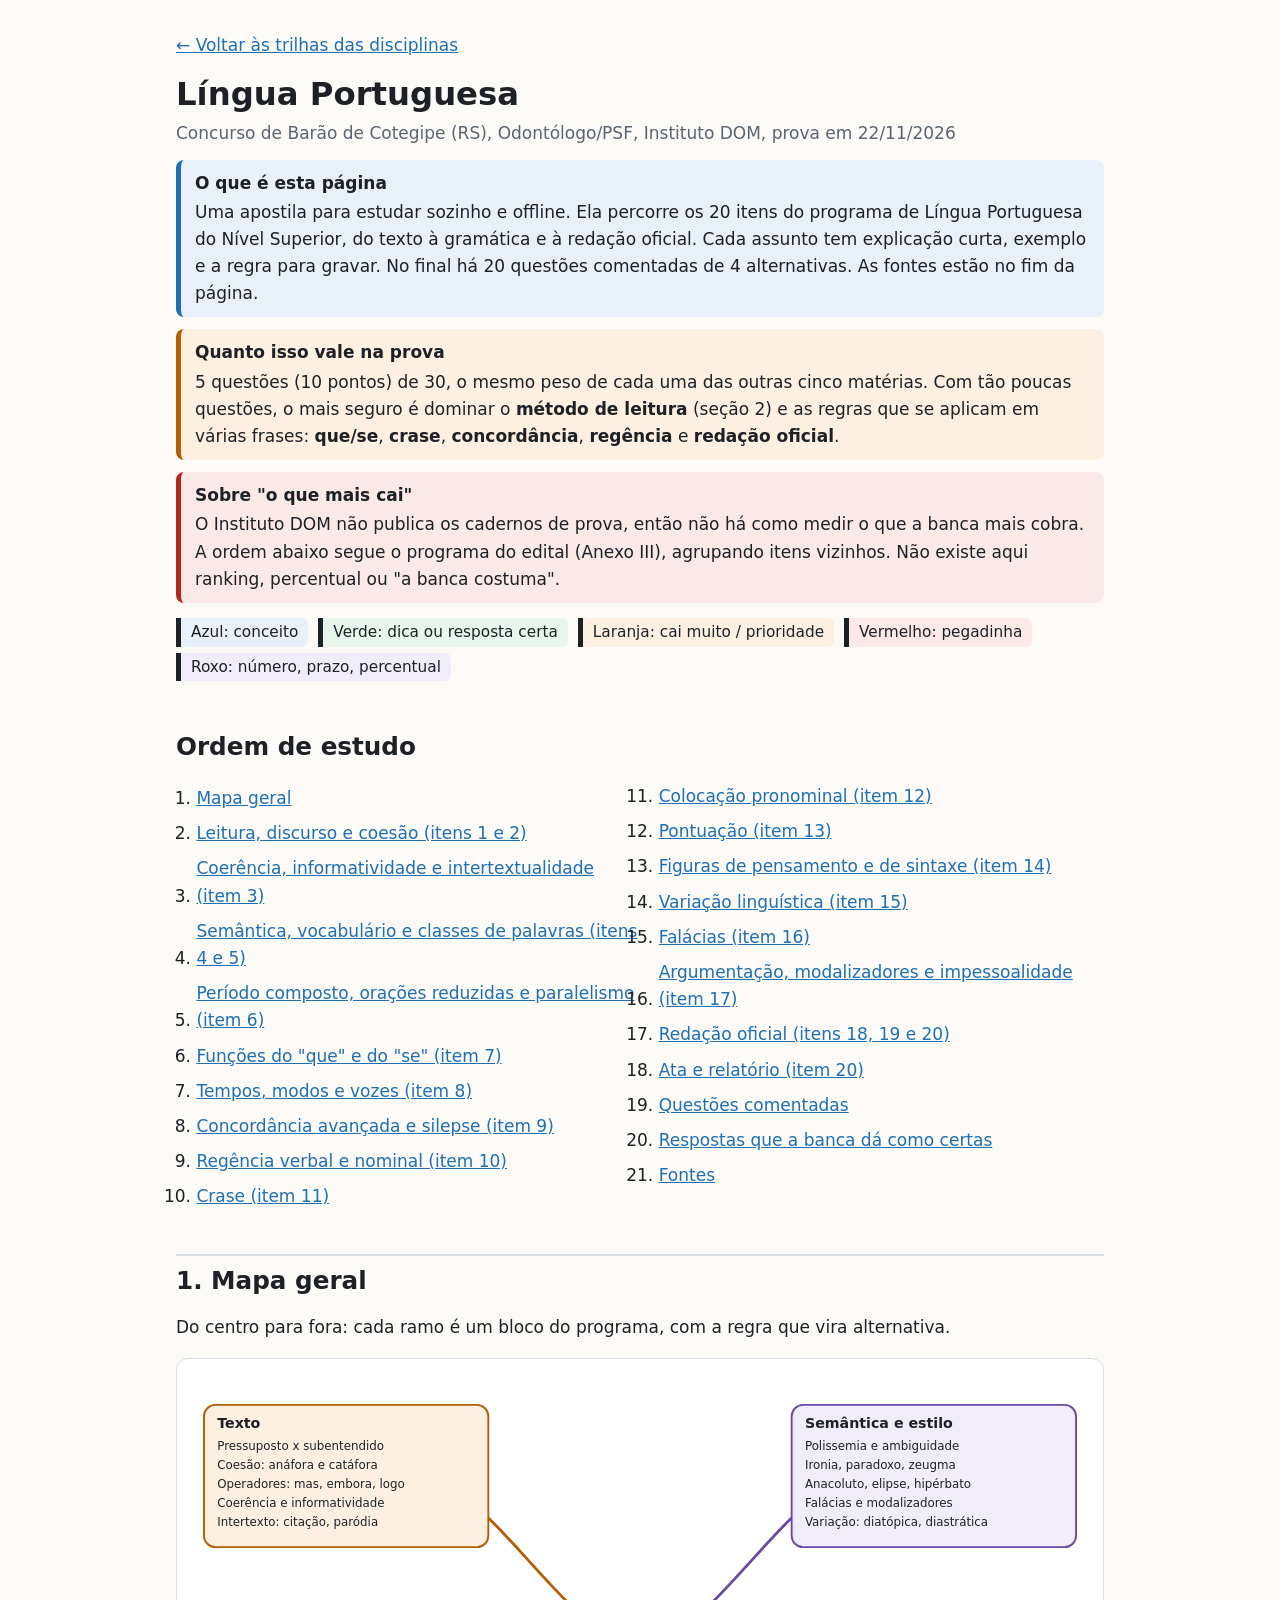
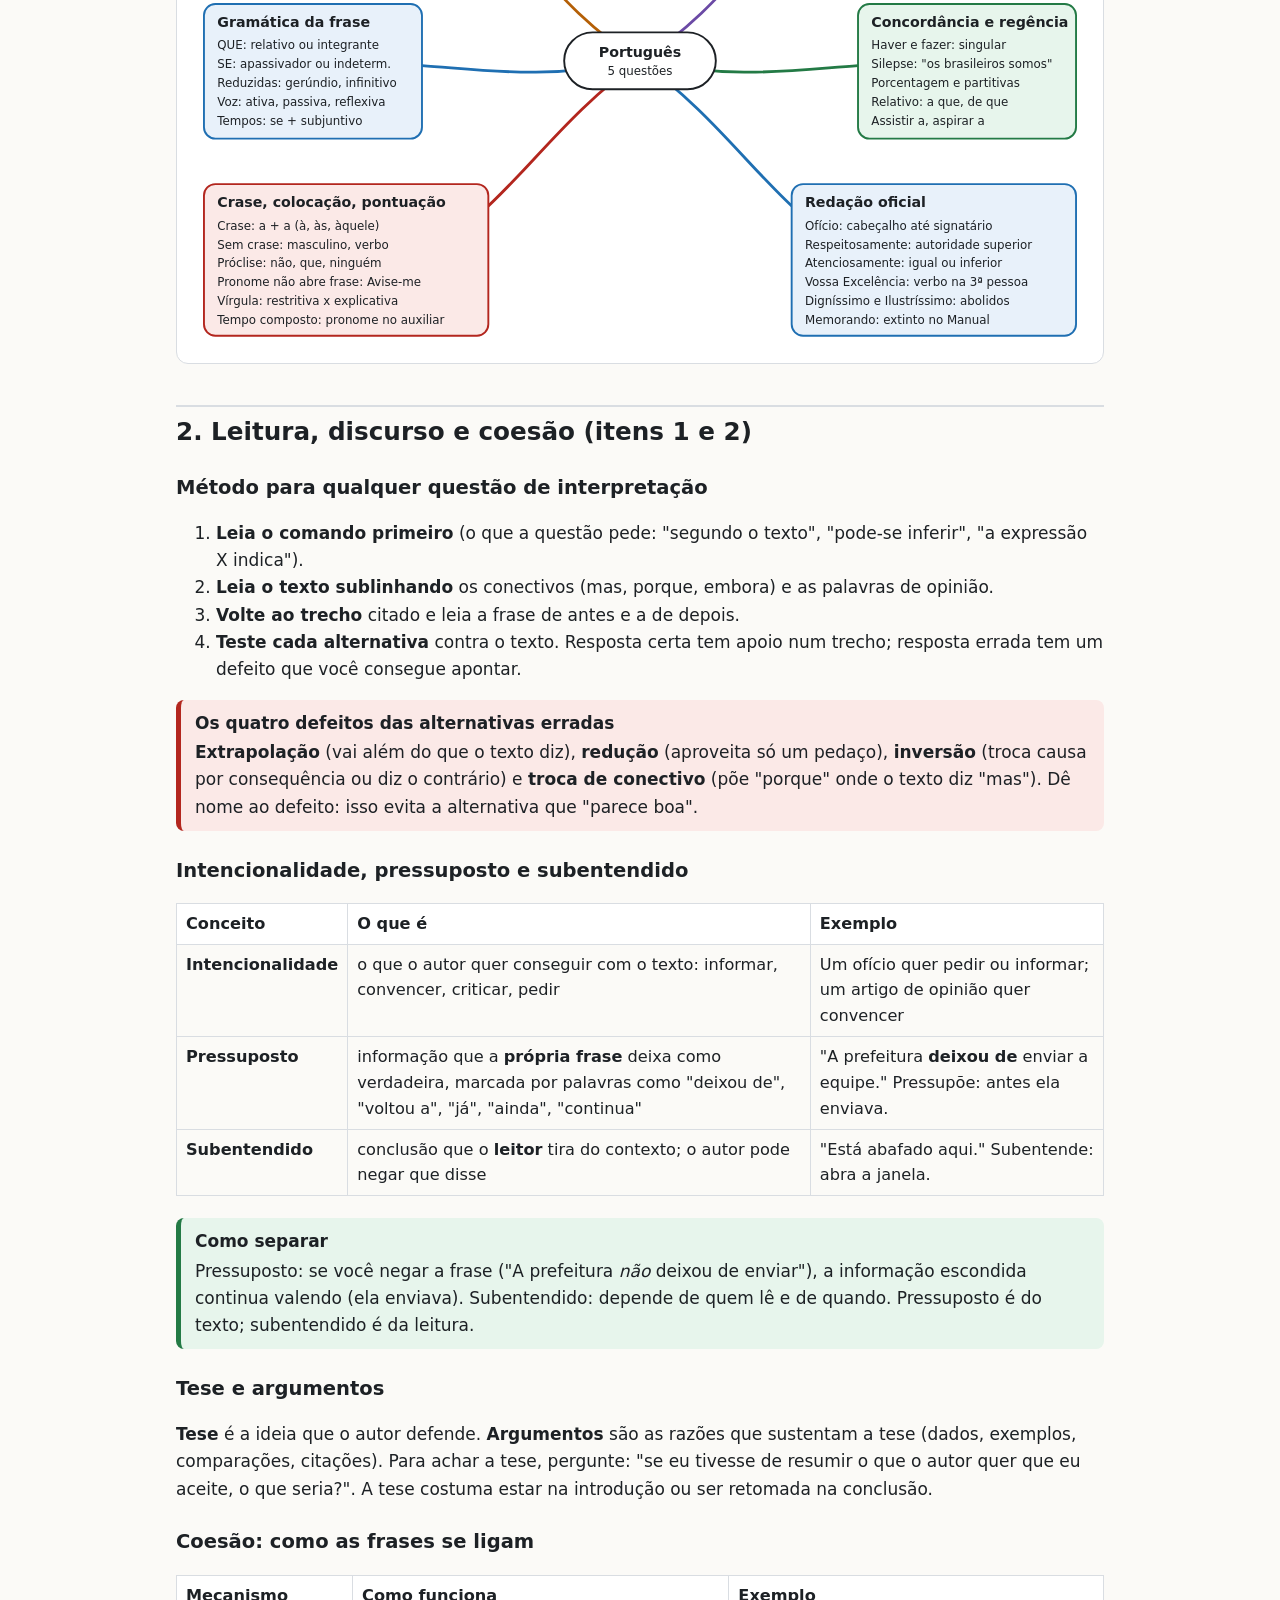
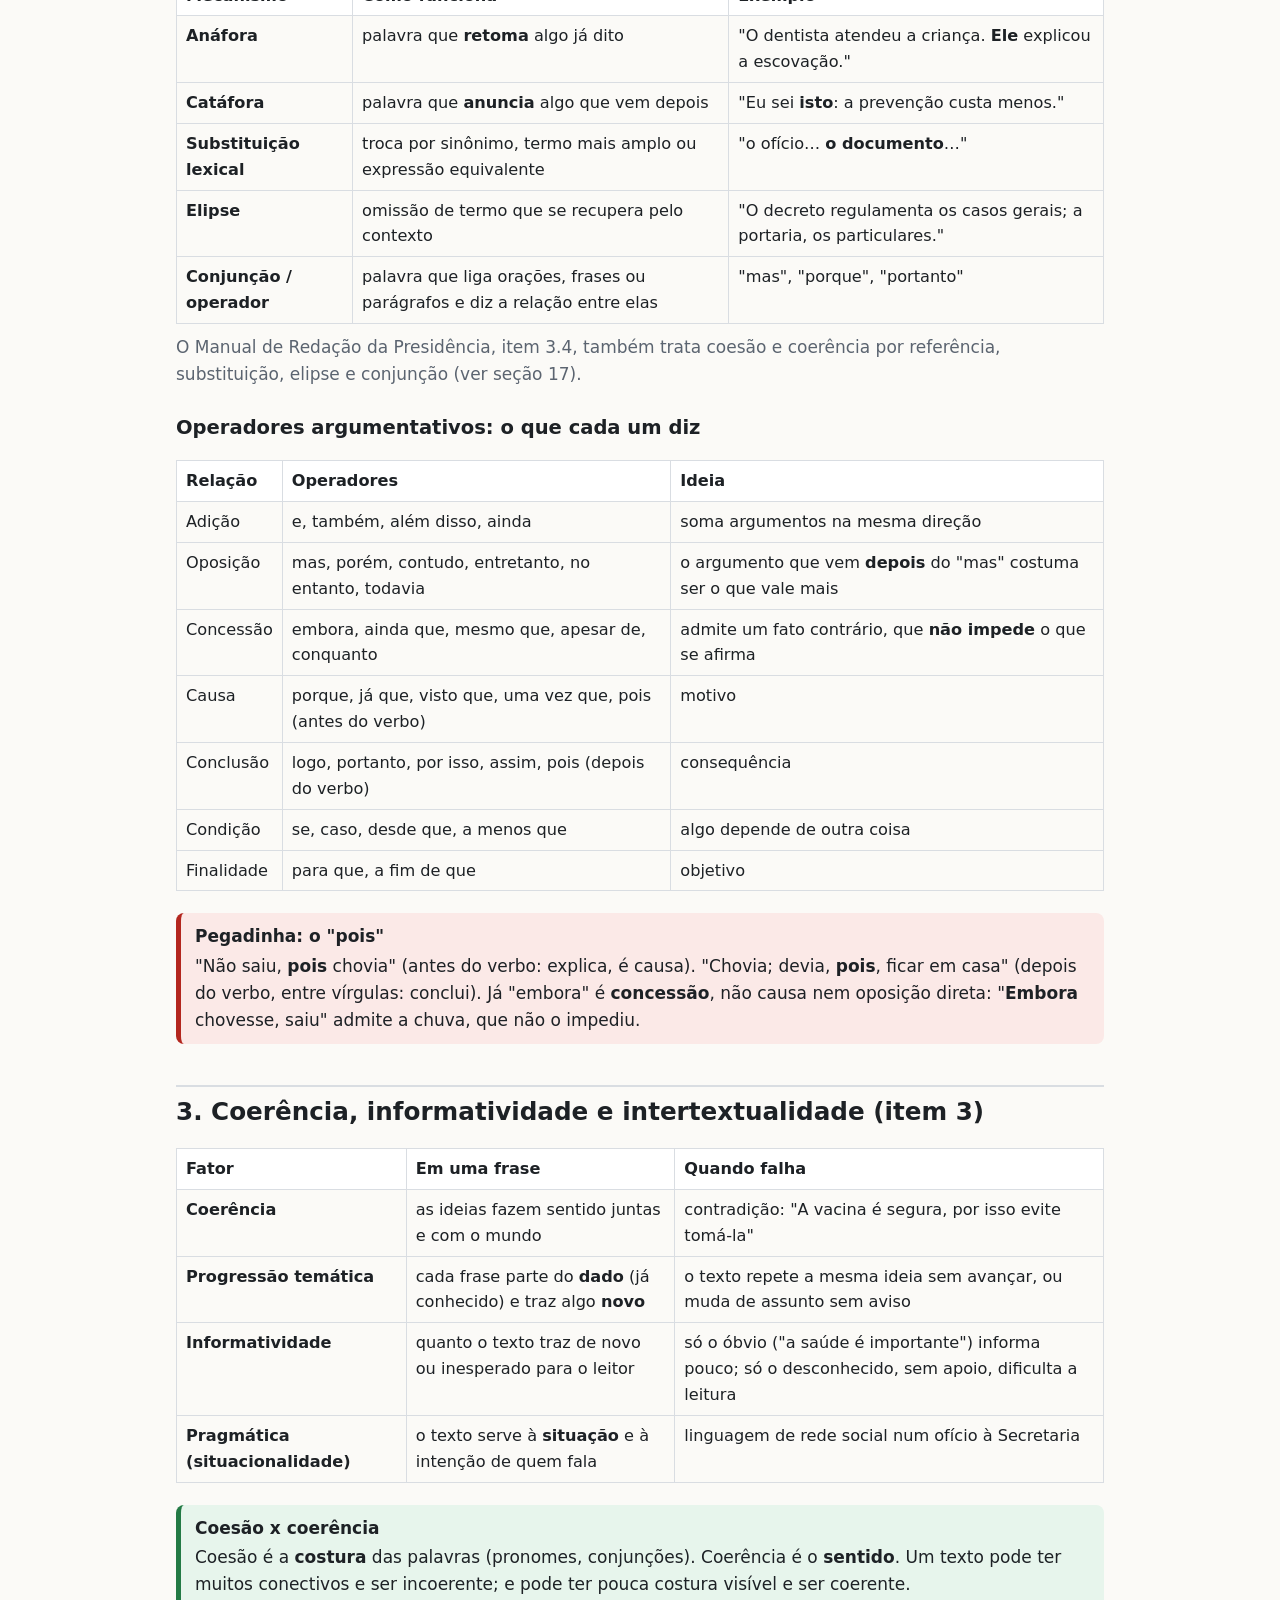
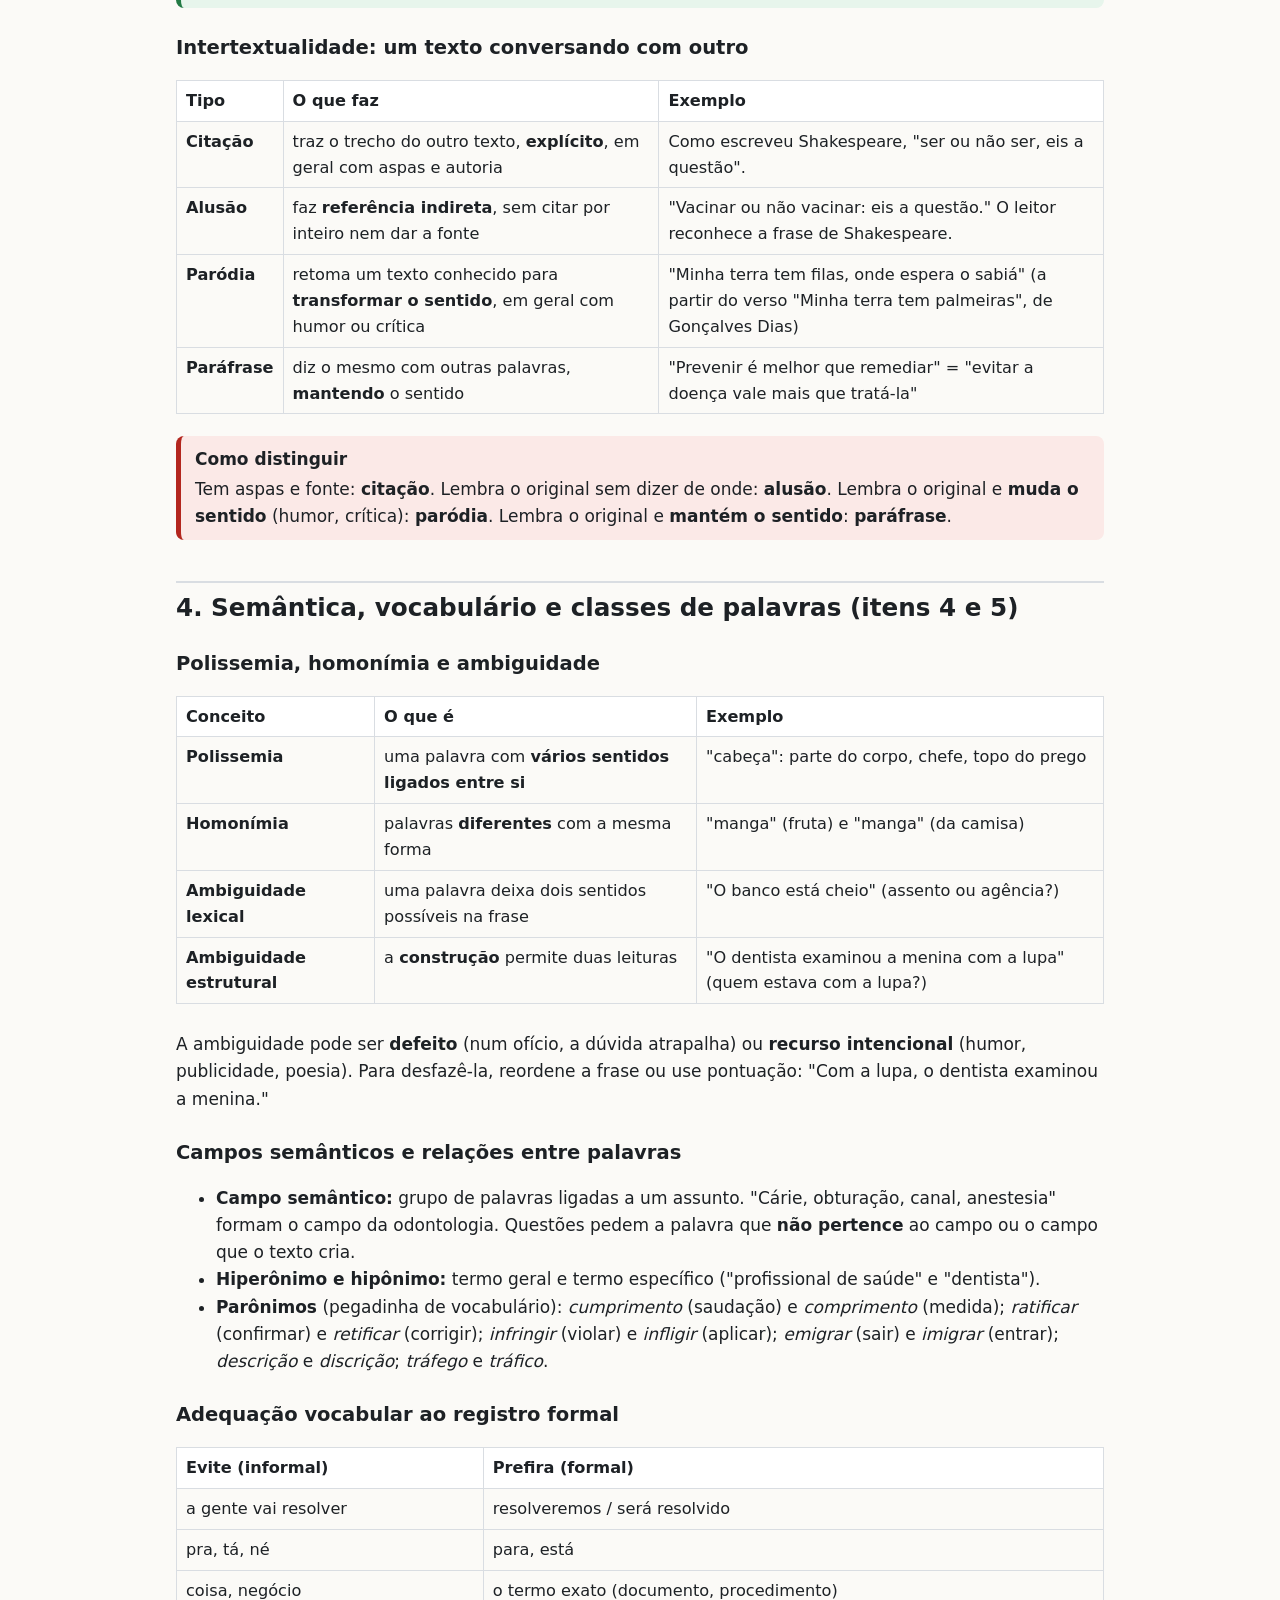
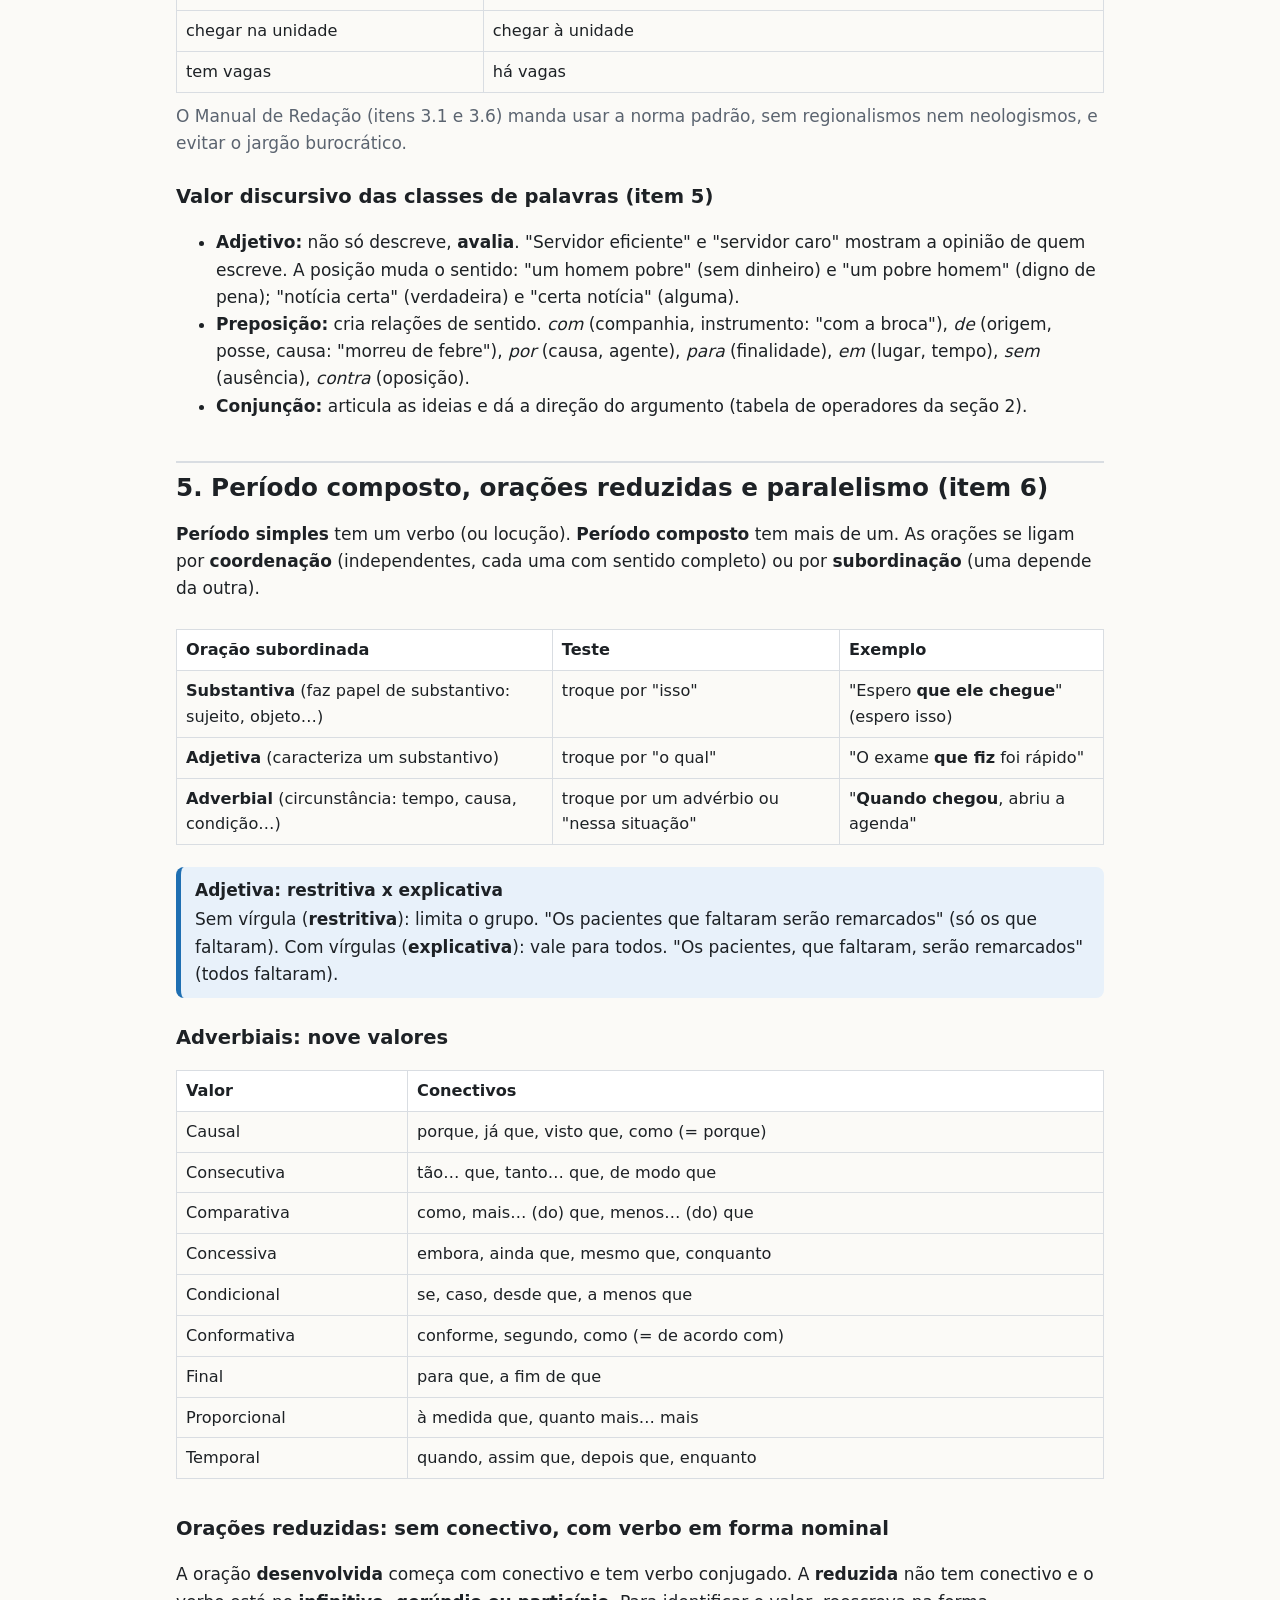
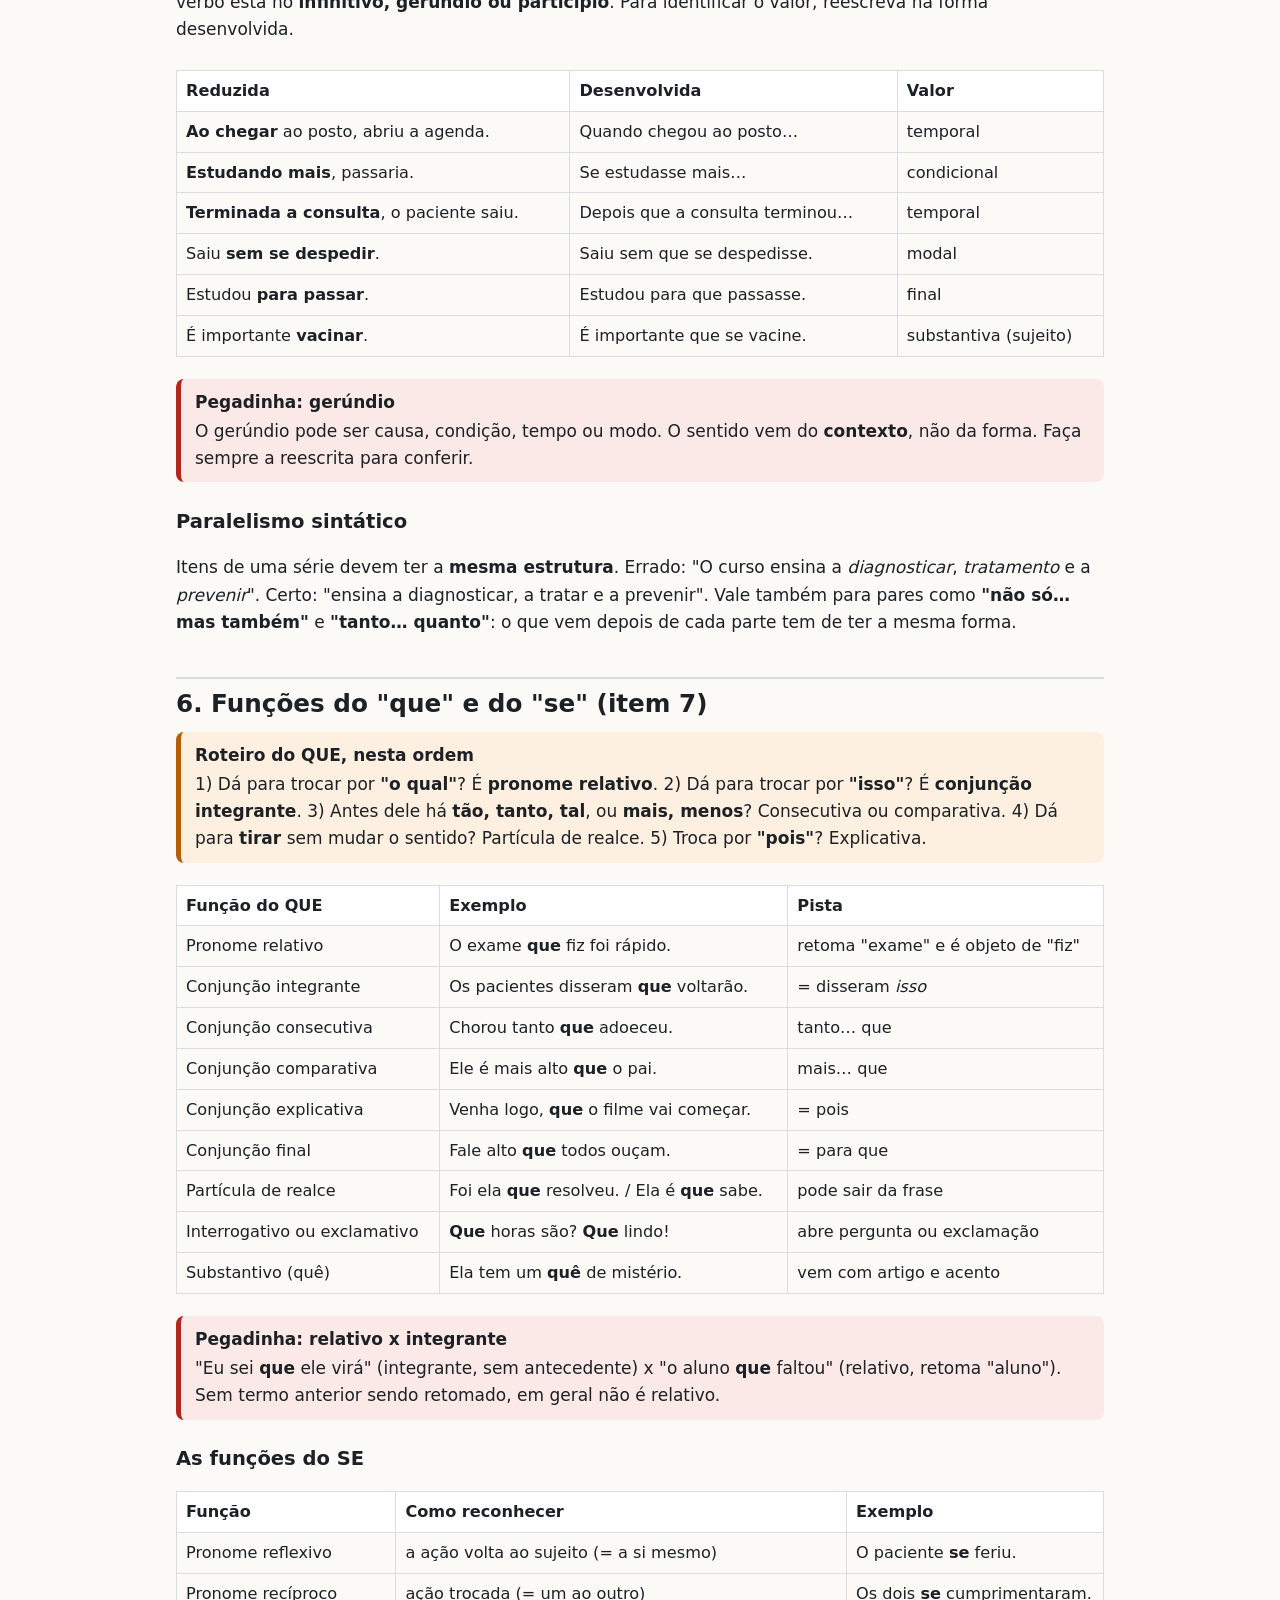
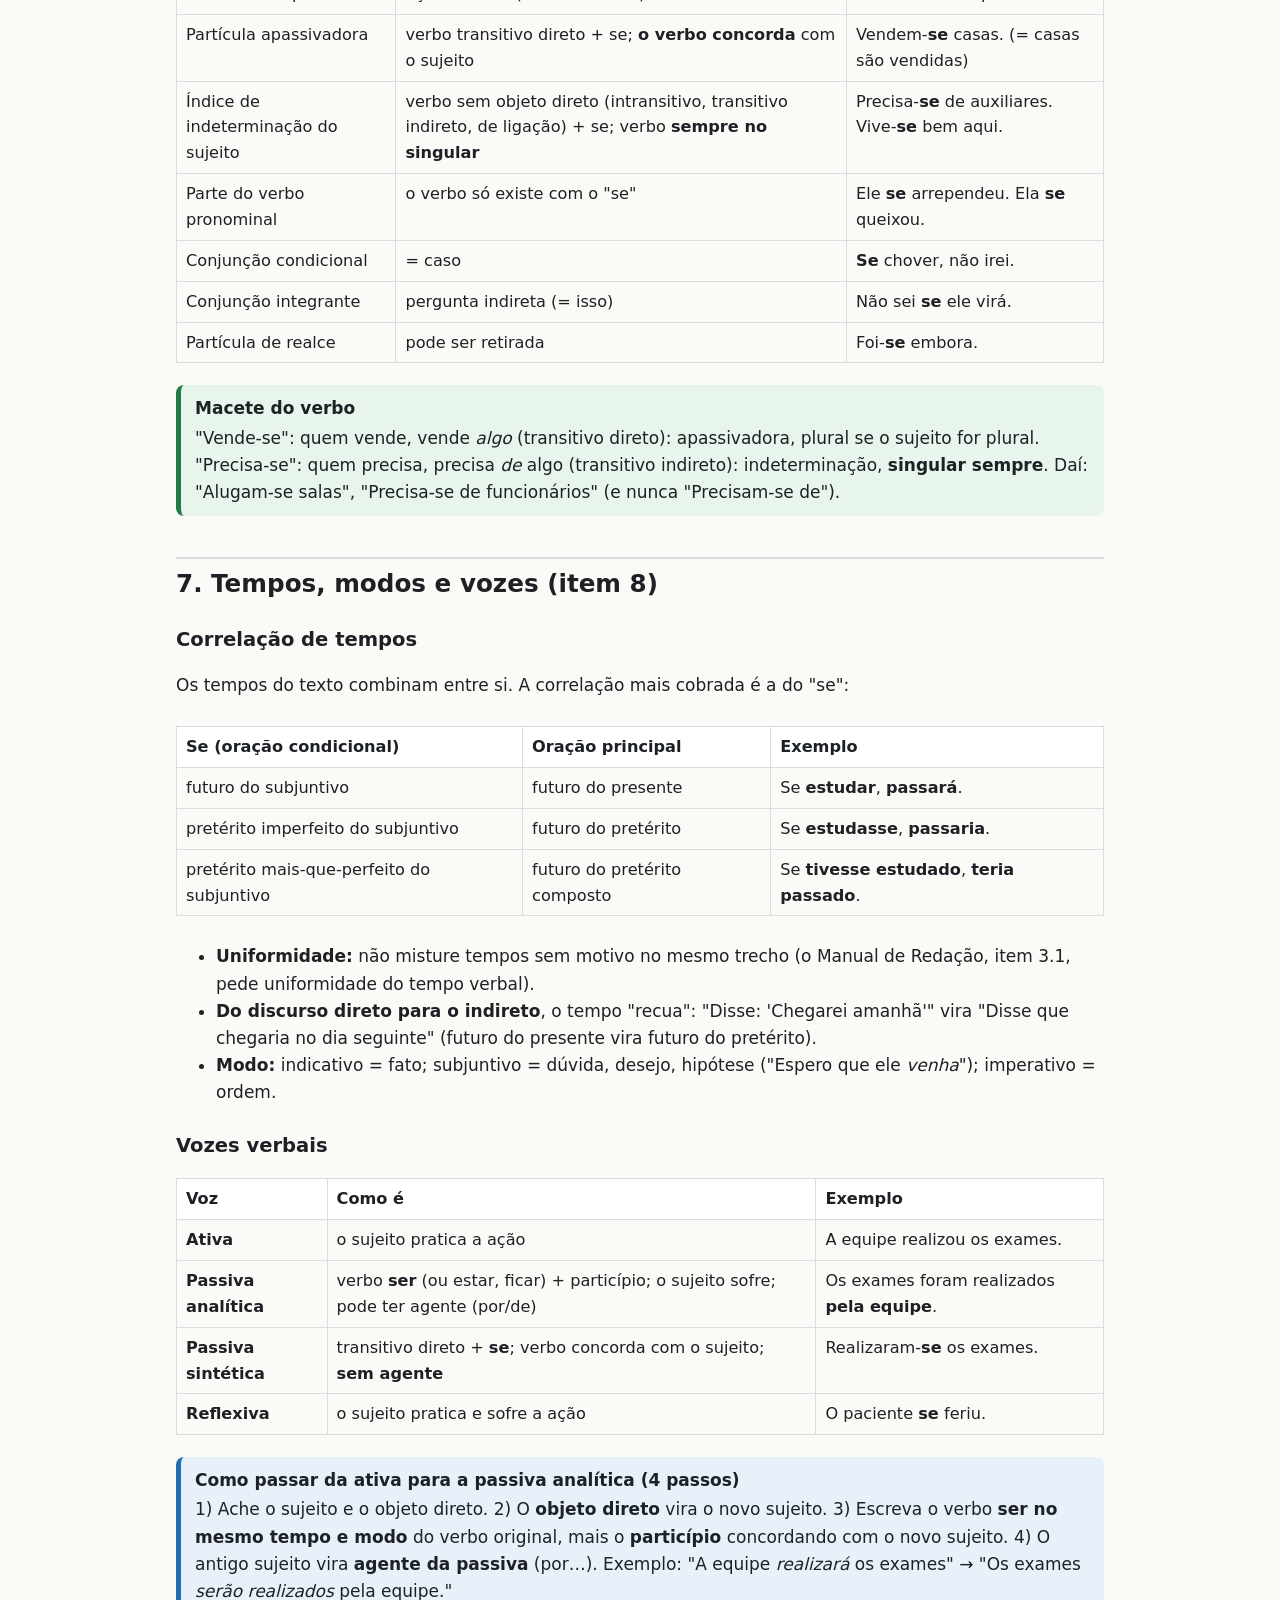
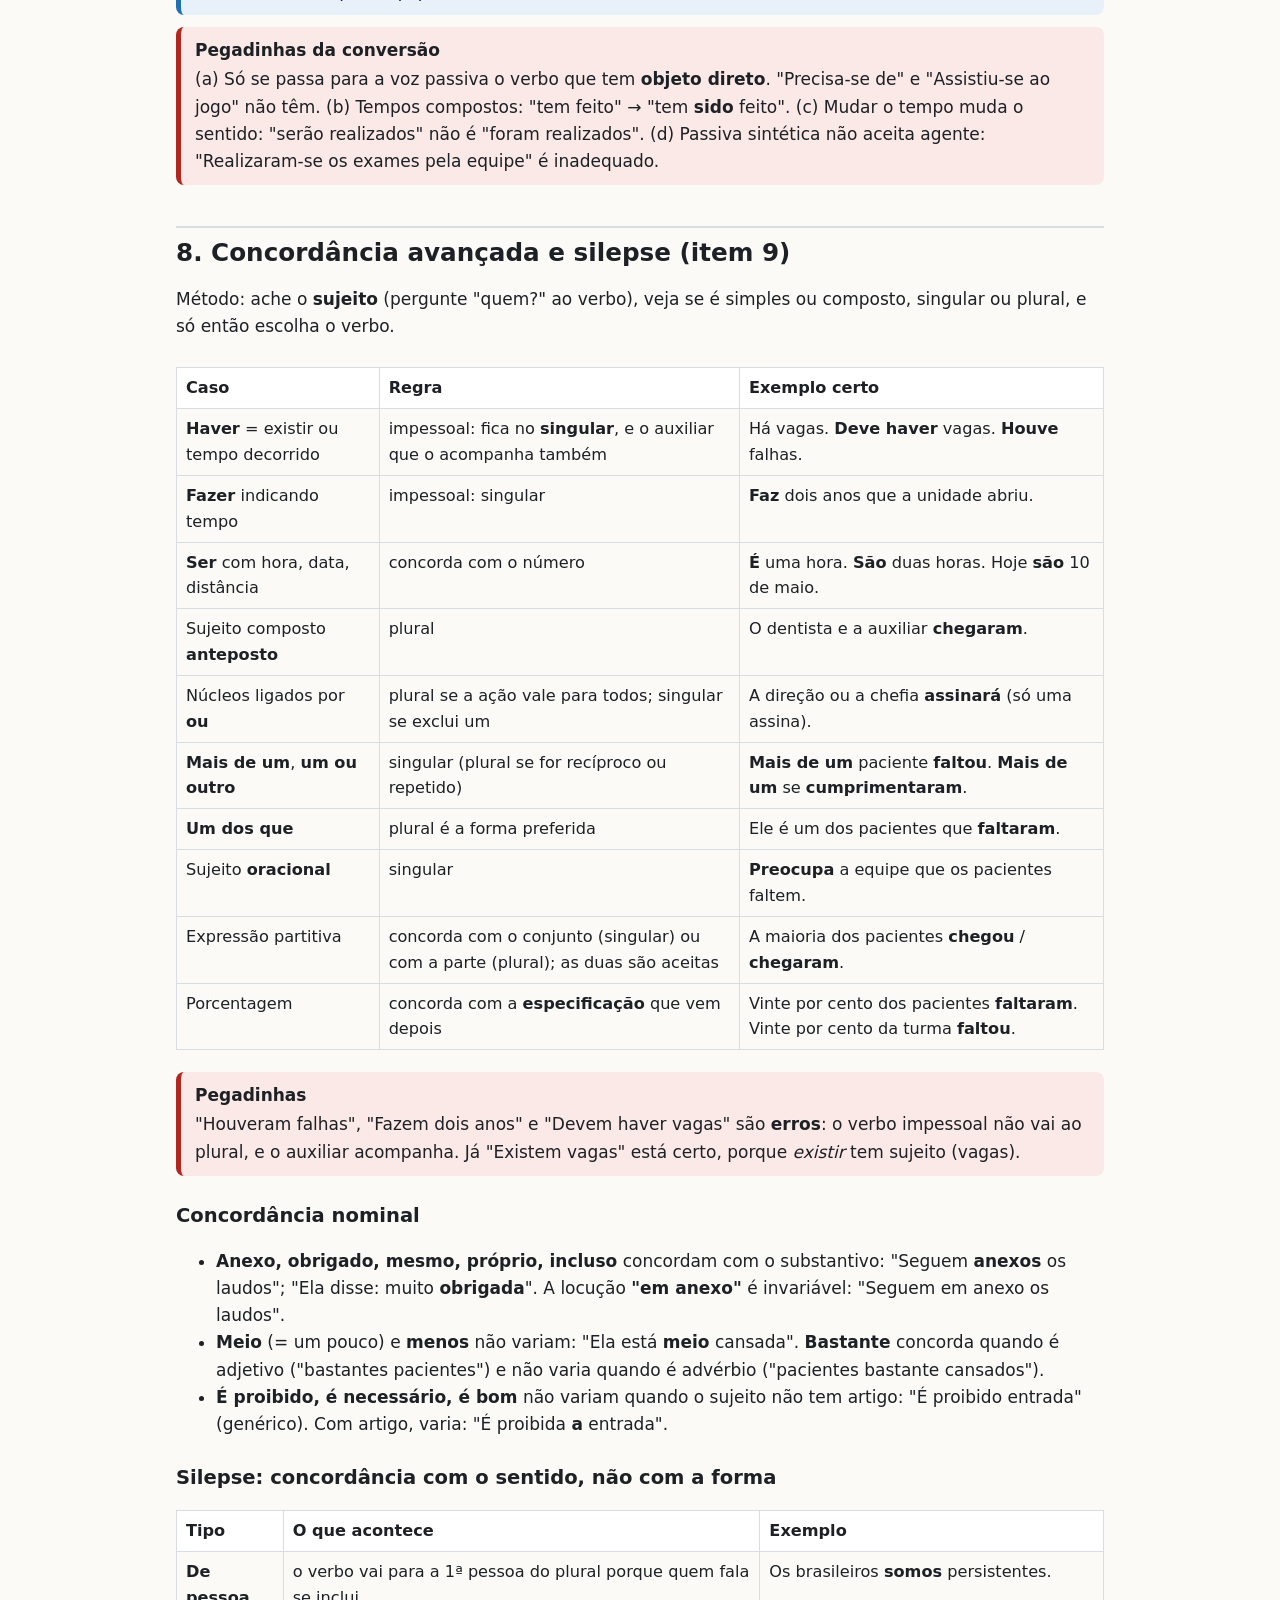
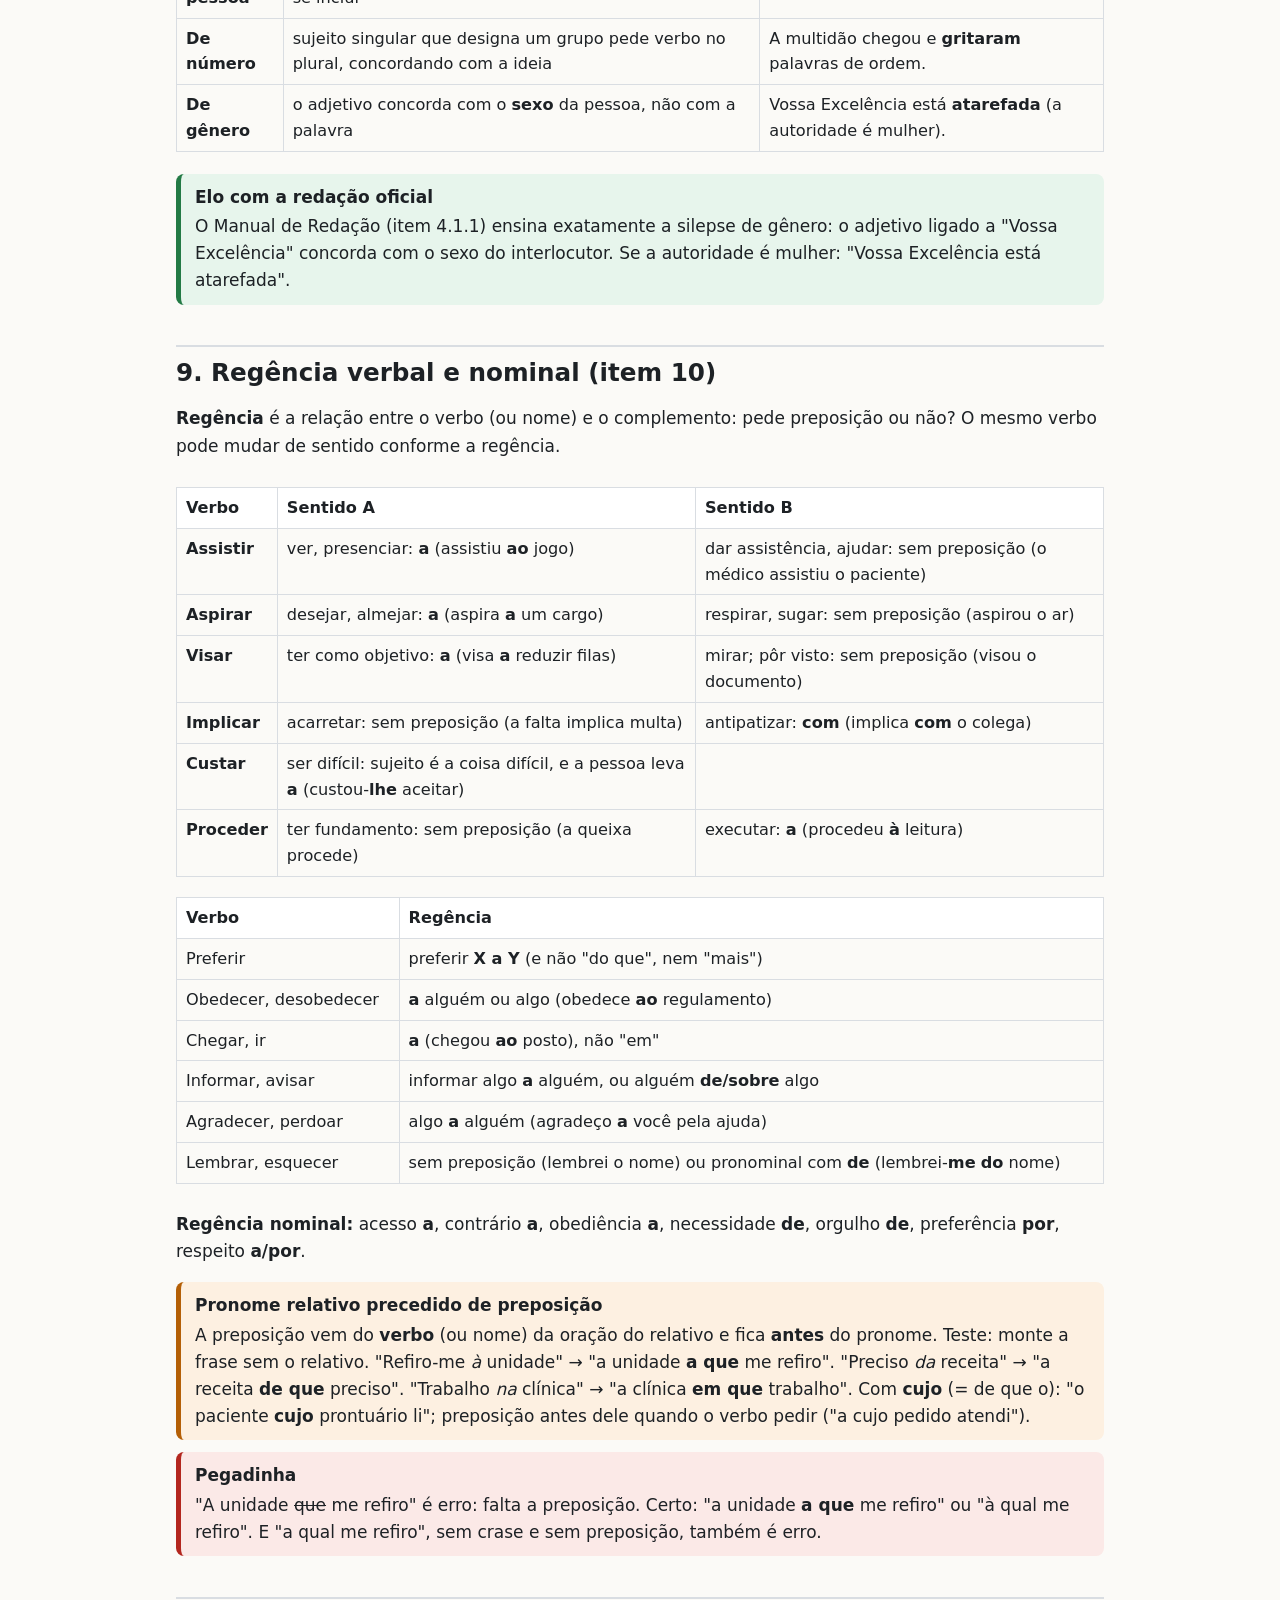
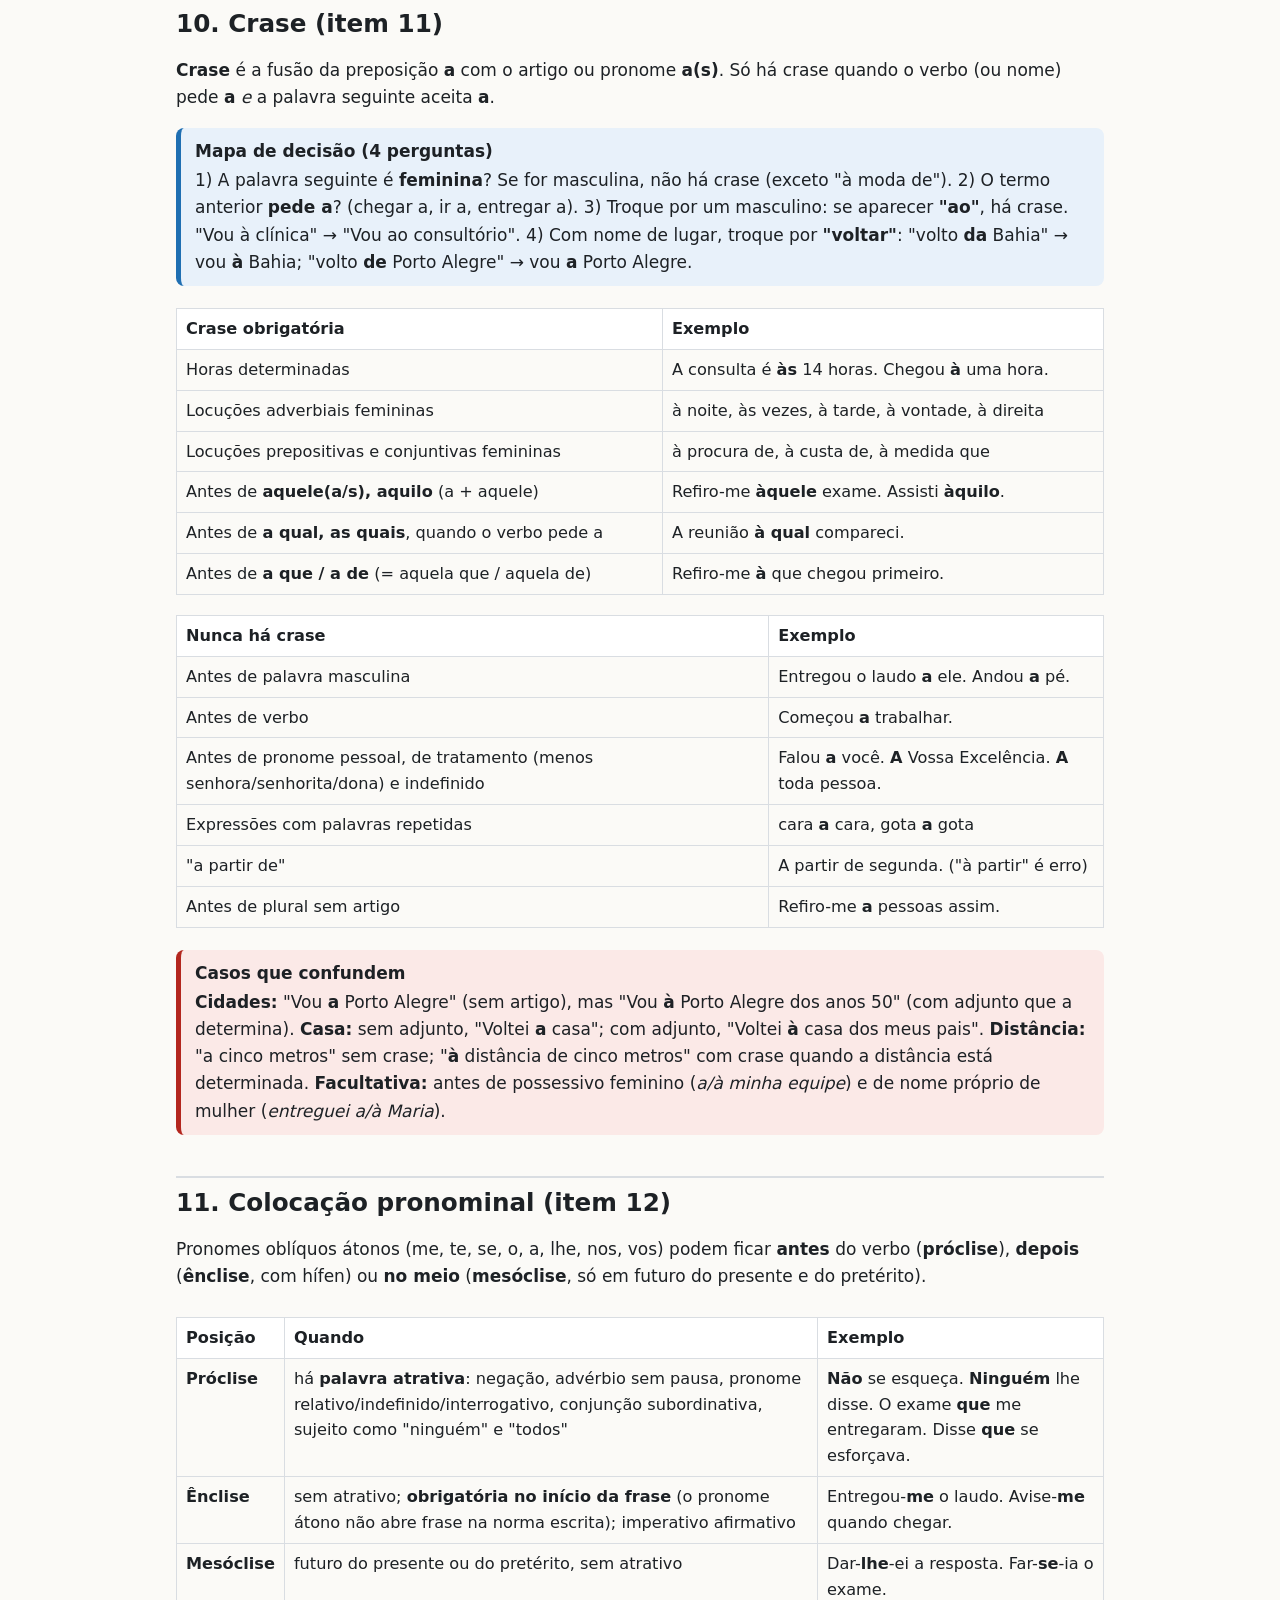
<file: edital/apostilas/portugues.html>
<!DOCTYPE html>
<html lang="pt-BR">
<head>
<meta charset="utf-8">
<meta name="viewport" content="width=device-width, initial-scale=1">
<meta name="description" content="Apostila de Língua Portuguesa para o concurso de Odontólogo/PSF de Barão de Cotegipe: interpretação, coesão, gramática da frase, concordância, regência, crase, figuras, falácias e redação oficial pelo Manual da Presidência.">
<title>Apostila de Português</title>
<style>
  :root {
    --fundo: #fbfaf7; --texto: #1d2125; --suave: #5b6470; --linha: #d9dde2; --cartao: #ffffff;
    --conceito: #1f6fb2; --conceito-bg: #e8f1fa;
    --dica: #237a45; --dica-bg: #e7f5ec;
    --cai: #b45f06; --cai-bg: #fdf0e1;
    --pega: #b3261e; --pega-bg: #fbe9e7;
    --numero: #6b4aa5; --numero-bg: #f1ecfa;
    --foco: #1f6fb2;
    color-scheme: light dark;
    font: 17px/1.6 system-ui, -apple-system, "Segoe UI", sans-serif;
  }
  :root[data-theme="light"] { color-scheme: light; }
  @media (prefers-color-scheme: dark) {
    :root:not([data-theme="light"]) {
      --fundo: #15181c; --texto: #e7e9ec; --suave: #a3abb5; --linha: #343a42; --cartao: #1d2126;
      --conceito: #79b8ee; --conceito-bg: #182a3b;
      --dica: #74cf95; --dica-bg: #17301f;
      --cai: #f2b264; --cai-bg: #3a2814;
      --pega: #f08a80; --pega-bg: #3b1d1a;
      --numero: #bfa5f0; --numero-bg: #2a2140;
      --foco: #79b8ee;
    }
  }
  :root[data-theme="dark"] {
    --fundo: #15181c; --texto: #e7e9ec; --suave: #a3abb5; --linha: #343a42; --cartao: #1d2126;
    --conceito: #79b8ee; --conceito-bg: #182a3b;
    --dica: #74cf95; --dica-bg: #17301f;
    --cai: #f2b264; --cai-bg: #3a2814;
    --pega: #f08a80; --pega-bg: #3b1d1a;
    --numero: #bfa5f0; --numero-bg: #2a2140;
    --foco: #79b8ee;
  }
  * { box-sizing: border-box; }
  body { margin: 0; background: var(--fundo); color: var(--texto); }
  main, header, footer { max-width: 960px; margin: 0 auto; padding: 0 16px; }
  header { padding-top: 24px; }
  h1 { font-size: 1.9rem; line-height: 1.2; margin: .4rem 0; }
  h2 { font-size: 1.45rem; line-height: 1.25; margin: 2.4rem 0 .6rem; padding-top: .6rem; border-top: 2px solid var(--linha); scroll-margin-top: 12px; }
  h3 { font-size: 1.15rem; margin: 1.4rem 0 .4rem; }
  a { color: var(--conceito); }
  a:focus-visible, summary:focus-visible, button:focus-visible, .mapa:focus-visible { outline: 3px solid var(--foco); outline-offset: 2px; border-radius: 4px; }
  .sub { color: var(--suave); margin: 0; }
  .voltar { display: inline-flex; align-items: center; min-height: 44px; }
  .caixa { border-left: 5px solid; border-radius: 8px; padding: 10px 14px; margin: 12px 0; }
  .caixa > strong:first-child { display: block; margin-bottom: 2px; }
  .conceito { border-color: var(--conceito); background: var(--conceito-bg); }
  .dica { border-color: var(--dica); background: var(--dica-bg); }
  .cai { border-color: var(--cai); background: var(--cai-bg); }
  .pega { border-color: var(--pega); background: var(--pega-bg); }
  .numero { border-color: var(--numero); background: var(--numero-bg); }
  .legenda { display: flex; flex-wrap: wrap; gap: 6px 10px; padding: 0; list-style: none; font-size: .9rem; }
  .legenda li { padding: 2px 10px; border-radius: 0 6px 6px 0; border-left: 5px solid; }
  .indice { columns: 2 260px; padding-left: 1.2rem; }
  .indice li { break-inside: avoid; margin: 2px 0; }
  .indice a { display: inline-block; min-height: 32px; padding: 3px 0; }
  table { width: 100%; border-collapse: collapse; margin: 10px 0; font-size: .95rem; }
  th, td { border: 1px solid var(--linha); padding: 7px 9px; text-align: left; vertical-align: top; }
  th { background: var(--cartao); }
  .tabela { overflow-x: auto; }
  .mapa { background: var(--cartao); border: 1px solid var(--linha); border-radius: 12px; padding: 8px; margin: 14px 0; }
  .mapa svg { width: 100%; height: auto; display: block; }
  .mapa svg text { font-family: system-ui, sans-serif; fill: var(--texto); }
  .mapa .c-ramo { stroke-width: 3; fill: none; }
  .mapa .no { stroke-width: 2; }
  .mapa .t-titulo { font-weight: 700; font-size: 15px; }
  .mapa .t-folha { font-size: 12.5px; }
  .s-conceito { stroke: var(--conceito); } .f-conceito { fill: var(--conceito-bg); }
  .s-dica { stroke: var(--dica); } .f-dica { fill: var(--dica-bg); }
  .s-cai { stroke: var(--cai); } .f-cai { fill: var(--cai-bg); }
  .s-pega { stroke: var(--pega); } .f-pega { fill: var(--pega-bg); }
  .s-numero { stroke: var(--numero); } .f-numero { fill: var(--numero-bg); }
  .s-centro { stroke: var(--texto); } .f-centro { fill: var(--cartao); }
  .questao { background: var(--cartao); border: 1px solid var(--linha); border-radius: 10px; padding: 12px 14px; margin: 14px 0; }
  .questao ol { list-style: upper-alpha; padding-left: 1.6rem; margin: 6px 0; }
  .questao li { margin: 3px 0; }
  details { margin-top: 8px; }
  summary { cursor: pointer; font-weight: 600; min-height: 44px; display: flex; align-items: center; gap: 6px; color: var(--conceito); list-style: none; }
  summary::-webkit-details-marker { display: none; }
  summary::before { content: "▸"; display: inline-block; transition: transform .15s; }
  details[open] > summary::before { transform: rotate(90deg); }
  .certa { background: var(--dica-bg); border-left: 5px solid var(--dica); padding: 6px 10px; border-radius: 6px; margin: 6px 0; }
  .errada { color: var(--suave); margin: 4px 0; }
  .errada s { color: var(--pega); }
  .grava { font-weight: 700; }
  .respostas li { margin: 4px 0; }
  .fontes li { margin: 3px 0; word-break: break-word; }
  footer { padding: 32px 16px 48px; color: var(--suave); font-size: .9rem; }
  @media (max-width: 1024px) { :root { font-size: 16.5px; } }
  .mapa-dica { display: none; color: var(--suave); font-size: .9rem; margin: 0 0 4px; }
  @media (max-width: 768px) {
    h1 { font-size: 1.6rem; }
    .mapa { overflow-x: auto; }
    .mapa svg { min-width: 900px; }
    .mapa-dica { display: block; }
    .indice a { min-height: 44px; display: inline-flex; align-items: center; }
  }
  @media (max-width: 600px) {
    h2 { font-size: 1.3rem; }
    th, td { padding: 6px; font-size: .9rem; }
  }
  @media (max-width: 480px) {
    :root { font-size: 16px; }
    .caixa, .questao { padding: 9px 10px; }
  }
  @media print {
    details { display: block; } details > * { display: block; }
    a { color: inherit; } .voltar { display: none; }
    h2 { break-after: avoid; } .questao, .caixa, .mapa { break-inside: avoid; }
  }
</style>
</head>
<body>
<header>
  <a class="voltar" href="../disciplinas/index.html#portugues">← Voltar às trilhas das disciplinas</a>
  <h1>Língua Portuguesa</h1>
  <p class="sub">Concurso de Barão de Cotegipe (RS), Odontólogo/PSF, Instituto DOM, prova em 22/11/2026</p>

  <div class="caixa conceito">
    <strong>O que é esta página</strong>
    Uma apostila para estudar sozinho e offline. Ela percorre os 20 itens do programa de Língua Portuguesa do Nível Superior, do texto à gramática e à redação oficial. Cada assunto tem explicação curta, exemplo e a regra para gravar. No final há 20 questões comentadas de 4 alternativas. As fontes estão no fim da página.
  </div>

  <div class="caixa cai">
    <strong>Quanto isso vale na prova</strong>
    5 questões (10 pontos) de 30, o mesmo peso de cada uma das outras cinco matérias. Com tão poucas questões, o mais seguro é dominar o <b>método de leitura</b> (seção 2) e as regras que se aplicam em várias frases: <b>que/se</b>, <b>crase</b>, <b>concordância</b>, <b>regência</b> e <b>redação oficial</b>.
  </div>

  <div class="caixa pega">
    <strong>Sobre "o que mais cai"</strong>
    O Instituto DOM não publica os cadernos de prova, então não há como medir o que a banca mais cobra. A ordem abaixo segue o programa do edital (Anexo III), agrupando itens vizinhos. Não existe aqui ranking, percentual ou "a banca costuma".
  </div>

  <ul class="legenda" aria-label="Legenda de cores">
    <li class="conceito">Azul: conceito</li>
    <li class="dica">Verde: dica ou resposta certa</li>
    <li class="cai">Laranja: cai muito / prioridade</li>
    <li class="pega">Vermelho: pegadinha</li>
    <li class="numero">Roxo: número, prazo, percentual</li>
  </ul>

  <h2 id="indice" style="border-top:0">Ordem de estudo</h2>
  <ol class="indice">
    <li><a href="#mapa">Mapa geral</a></li>
    <li><a href="#leitura">Leitura, discurso e coesão (itens 1 e 2)</a></li>
    <li><a href="#coerencia">Coerência, informatividade e intertextualidade (item 3)</a></li>
    <li><a href="#semantica">Semântica, vocabulário e classes de palavras (itens 4 e 5)</a></li>
    <li><a href="#periodo">Período composto, orações reduzidas e paralelismo (item 6)</a></li>
    <li><a href="#quese">Funções do "que" e do "se" (item 7)</a></li>
    <li><a href="#vozes">Tempos, modos e vozes (item 8)</a></li>
    <li><a href="#concordancia">Concordância avançada e silepse (item 9)</a></li>
    <li><a href="#regencia">Regência verbal e nominal (item 10)</a></li>
    <li><a href="#crase">Crase (item 11)</a></li>
    <li><a href="#colocacao">Colocação pronominal (item 12)</a></li>
    <li><a href="#pontuacao">Pontuação (item 13)</a></li>
    <li><a href="#figuras">Figuras de pensamento e de sintaxe (item 14)</a></li>
    <li><a href="#variacao">Variação linguística (item 15)</a></li>
    <li><a href="#falacias">Falácias (item 16)</a></li>
    <li><a href="#argumentacao">Argumentação, modalizadores e impessoalidade (item 17)</a></li>
    <li><a href="#oficial">Redação oficial (itens 18, 19 e 20)</a></li>
    <li><a href="#ata-relatorio">Ata e relatório (item 20)</a></li>
    <li><a href="#questoes">Questões comentadas</a></li>
    <li><a href="#respostas">Respostas que a banca dá como certas</a></li>
    <li><a href="#fontes">Fontes</a></li>
  </ol>
</header>

<main>

<h2 id="mapa">1. Mapa geral</h2>
<p>Do centro para fora: cada ramo é um bloco do programa, com a regra que vira alternativa.</p>
<p class="mapa-dica">No celular, arraste o mapa para o lado para ver tudo.</p>
<div class="mapa" role="region" tabindex="0" aria-label="Mapa mental de Português (no celular, role para o lado)">
<svg viewBox="0 0 960 620" role="img" aria-labelledby="mapa-tit mapa-desc">
  <title id="mapa-tit">Mapa mental de Língua Portuguesa</title>
  <desc id="mapa-desc">No centro, Português. Seis ramos: Texto, Semântica e estilo, Gramática da frase, Concordância e regência, Crase, colocação e pontuação, e Redação oficial.</desc>
  <path class="c-ramo s-cai" d="M480 310 C 380 250, 330 140, 250 110"/>
  <path class="c-ramo s-numero" d="M480 310 C 580 250, 630 140, 710 110"/>
  <path class="c-ramo s-conceito" d="M480 310 C 380 330, 320 320, 250 315"/>
  <path class="c-ramo s-dica" d="M480 310 C 580 330, 640 320, 710 315"/>
  <path class="c-ramo s-pega" d="M480 310 C 380 380, 330 480, 250 510"/>
  <path class="c-ramo s-conceito" d="M480 310 C 580 380, 630 480, 710 510"/>
  <rect class="no s-centro f-centro" x="400" y="280" width="160" height="60" rx="30"/>
  <text x="480" y="306" text-anchor="middle" class="t-titulo">Português</text>
  <text x="480" y="325" text-anchor="middle" class="t-folha">5 questões</text>

  <rect class="no s-cai f-cai" x="20" y="40" width="300" height="150" rx="12"/>
  <text x="34" y="64" class="t-titulo">Texto</text>
  <text x="34" y="88" class="t-folha">Pressuposto x subentendido</text>
  <text x="34" y="108" class="t-folha">Coesão: anáfora e catáfora</text>
  <text x="34" y="128" class="t-folha">Operadores: mas, embora, logo</text>
  <text x="34" y="148" class="t-folha">Coerência e informatividade</text>
  <text x="34" y="168" class="t-folha">Intertexto: citação, paródia</text>

  <rect class="no s-numero f-numero" x="640" y="40" width="300" height="150" rx="12"/>
  <text x="654" y="64" class="t-titulo">Semântica e estilo</text>
  <text x="654" y="88" class="t-folha">Polissemia e ambiguidade</text>
  <text x="654" y="108" class="t-folha">Ironia, paradoxo, zeugma</text>
  <text x="654" y="128" class="t-folha">Anacoluto, elipse, hipérbato</text>
  <text x="654" y="148" class="t-folha">Falácias e modalizadores</text>
  <text x="654" y="168" class="t-folha">Variação: diatópica, diastrática</text>

  <rect class="no s-conceito f-conceito" x="20" y="250" width="230" height="142" rx="12"/>
  <text x="34" y="274" class="t-titulo">Gramática da frase</text>
  <text x="34" y="298" class="t-folha">QUE: relativo ou integrante</text>
  <text x="34" y="318" class="t-folha">SE: apassivador ou indeterm.</text>
  <text x="34" y="338" class="t-folha">Reduzidas: gerúndio, infinitivo</text>
  <text x="34" y="358" class="t-folha">Voz: ativa, passiva, reflexiva</text>
  <text x="34" y="378" class="t-folha">Tempos: se + subjuntivo</text>

  <rect class="no s-dica f-dica" x="710" y="250" width="230" height="142" rx="12"/>
  <text x="724" y="274" class="t-titulo">Concordância e regência</text>
  <text x="724" y="298" class="t-folha">Haver e fazer: singular</text>
  <text x="724" y="318" class="t-folha">Silepse: "os brasileiros somos"</text>
  <text x="724" y="338" class="t-folha">Porcentagem e partitivas</text>
  <text x="724" y="358" class="t-folha">Relativo: a que, de que</text>
  <text x="724" y="378" class="t-folha">Assistir a, aspirar a</text>

  <rect class="no s-pega f-pega" x="20" y="440" width="300" height="160" rx="12"/>
  <text x="34" y="464" class="t-titulo">Crase, colocação, pontuação</text>
  <text x="34" y="488" class="t-folha">Crase: a + a (à, às, àquele)</text>
  <text x="34" y="508" class="t-folha">Sem crase: masculino, verbo</text>
  <text x="34" y="528" class="t-folha">Próclise: não, que, ninguém</text>
  <text x="34" y="548" class="t-folha">Pronome não abre frase: Avise-me</text>
  <text x="34" y="568" class="t-folha">Vírgula: restritiva x explicativa</text>
  <text x="34" y="588" class="t-folha">Tempo composto: pronome no auxiliar</text>

  <rect class="no s-conceito f-conceito" x="640" y="440" width="300" height="160" rx="12"/>
  <text x="654" y="464" class="t-titulo">Redação oficial</text>
  <text x="654" y="488" class="t-folha">Ofício: cabeçalho até signatário</text>
  <text x="654" y="508" class="t-folha">Respeitosamente: autoridade superior</text>
  <text x="654" y="528" class="t-folha">Atenciosamente: igual ou inferior</text>
  <text x="654" y="548" class="t-folha">Vossa Excelência: verbo na 3ª pessoa</text>
  <text x="654" y="568" class="t-folha">Digníssimo e Ilustríssimo: abolidos</text>
  <text x="654" y="588" class="t-folha">Memorando: extinto no Manual</text>
</svg>
</div>

<h2 id="leitura">2. Leitura, discurso e coesão (itens 1 e 2)</h2>

<h3>Método para qualquer questão de interpretação</h3>
<ol>
  <li><b>Leia o comando primeiro</b> (o que a questão pede: "segundo o texto", "pode-se inferir", "a expressão X indica").</li>
  <li><b>Leia o texto sublinhando</b> os conectivos (mas, porque, embora) e as palavras de opinião.</li>
  <li><b>Volte ao trecho</b> citado e leia a frase de antes e a de depois.</li>
  <li><b>Teste cada alternativa</b> contra o texto. Resposta certa tem apoio num trecho; resposta errada tem um defeito que você consegue apontar.</li>
</ol>
<div class="caixa pega"><strong>Os quatro defeitos das alternativas erradas</strong>
<b>Extrapolação</b> (vai além do que o texto diz), <b>redução</b> (aproveita só um pedaço), <b>inversão</b> (troca causa por consequência ou diz o contrário) e <b>troca de conectivo</b> (põe "porque" onde o texto diz "mas"). Dê nome ao defeito: isso evita a alternativa que "parece boa".</div>

<h3>Intencionalidade, pressuposto e subentendido</h3>
<div class="tabela"><table>
  <tr><th scope="col">Conceito</th><th scope="col">O que é</th><th scope="col">Exemplo</th></tr>
  <tr><td><b>Intencionalidade</b></td><td>o que o autor quer conseguir com o texto: informar, convencer, criticar, pedir</td><td>Um ofício quer pedir ou informar; um artigo de opinião quer convencer</td></tr>
  <tr><td><b>Pressuposto</b></td><td>informação que a <b>própria frase</b> deixa como verdadeira, marcada por palavras como "deixou de", "voltou a", "já", "ainda", "continua"</td><td>"A prefeitura <b>deixou de</b> enviar a equipe." Pressupõe: antes ela enviava.</td></tr>
  <tr><td><b>Subentendido</b></td><td>conclusão que o <b>leitor</b> tira do contexto; o autor pode negar que disse</td><td>"Está abafado aqui." Subentende: abra a janela.</td></tr>
</table></div>
<div class="caixa dica"><strong>Como separar</strong>
Pressuposto: se você negar a frase ("A prefeitura <i>não</i> deixou de enviar"), a informação escondida continua valendo (ela enviava). Subentendido: depende de quem lê e de quando. Pressuposto é do texto; subentendido é da leitura.</div>

<h3>Tese e argumentos</h3>
<p><b>Tese</b> é a ideia que o autor defende. <b>Argumentos</b> são as razões que sustentam a tese (dados, exemplos, comparações, citações). Para achar a tese, pergunte: "se eu tivesse de resumir o que o autor quer que eu aceite, o que seria?". A tese costuma estar na introdução ou ser retomada na conclusão.</p>

<h3>Coesão: como as frases se ligam</h3>
<div class="tabela"><table>
  <tr><th scope="col">Mecanismo</th><th scope="col">Como funciona</th><th scope="col">Exemplo</th></tr>
  <tr><td><b>Anáfora</b></td><td>palavra que <b>retoma</b> algo já dito</td><td>"O dentista atendeu a criança. <b>Ele</b> explicou a escovação."</td></tr>
  <tr><td><b>Catáfora</b></td><td>palavra que <b>anuncia</b> algo que vem depois</td><td>"Eu sei <b>isto</b>: a prevenção custa menos."</td></tr>
  <tr><td><b>Substituição lexical</b></td><td>troca por sinônimo, termo mais amplo ou expressão equivalente</td><td>"o ofício… <b>o documento</b>…"</td></tr>
  <tr><td><b>Elipse</b></td><td>omissão de termo que se recupera pelo contexto</td><td>"O decreto regulamenta os casos gerais; a portaria, os particulares."</td></tr>
  <tr><td><b>Conjunção / operador</b></td><td>palavra que liga orações, frases ou parágrafos e diz a relação entre elas</td><td>"mas", "porque", "portanto"</td></tr>
</table></div>
<p class="sub">O Manual de Redação da Presidência, item 3.4, também trata coesão e coerência por referência, substituição, elipse e conjunção (ver seção 17).</p>

<h3>Operadores argumentativos: o que cada um diz</h3>
<div class="tabela"><table>
  <tr><th scope="col">Relação</th><th scope="col">Operadores</th><th scope="col">Ideia</th></tr>
  <tr><td>Adição</td><td>e, também, além disso, ainda</td><td>soma argumentos na mesma direção</td></tr>
  <tr><td>Oposição</td><td>mas, porém, contudo, entretanto, no entanto, todavia</td><td>o argumento que vem <b>depois</b> do "mas" costuma ser o que vale mais</td></tr>
  <tr><td>Concessão</td><td>embora, ainda que, mesmo que, apesar de, conquanto</td><td>admite um fato contrário, que <b>não impede</b> o que se afirma</td></tr>
  <tr><td>Causa</td><td>porque, já que, visto que, uma vez que, pois (antes do verbo)</td><td>motivo</td></tr>
  <tr><td>Conclusão</td><td>logo, portanto, por isso, assim, pois (depois do verbo)</td><td>consequência</td></tr>
  <tr><td>Condição</td><td>se, caso, desde que, a menos que</td><td>algo depende de outra coisa</td></tr>
  <tr><td>Finalidade</td><td>para que, a fim de que</td><td>objetivo</td></tr>
</table></div>
<div class="caixa pega"><strong>Pegadinha: o "pois"</strong>
"Não saiu, <b>pois</b> chovia" (antes do verbo: explica, é causa). "Chovia; devia, <b>pois</b>, ficar em casa" (depois do verbo, entre vírgulas: conclui). Já "embora" é <b>concessão</b>, não causa nem oposição direta: "<b>Embora</b> chovesse, saiu" admite a chuva, que não o impediu.</div>

<h2 id="coerencia">3. Coerência, informatividade e intertextualidade (item 3)</h2>
<div class="tabela"><table>
  <tr><th scope="col">Fator</th><th scope="col">Em uma frase</th><th scope="col">Quando falha</th></tr>
  <tr><td><b>Coerência</b></td><td>as ideias fazem sentido juntas e com o mundo</td><td>contradição: "A vacina é segura, por isso evite tomá-la"</td></tr>
  <tr><td><b>Progressão temática</b></td><td>cada frase parte do <b>dado</b> (já conhecido) e traz algo <b>novo</b></td><td>o texto repete a mesma ideia sem avançar, ou muda de assunto sem aviso</td></tr>
  <tr><td><b>Informatividade</b></td><td>quanto o texto traz de novo ou inesperado para o leitor</td><td>só o óbvio ("a saúde é importante") informa pouco; só o desconhecido, sem apoio, dificulta a leitura</td></tr>
  <tr><td><b>Pragmática (situacionalidade)</b></td><td>o texto serve à <b>situação</b> e à intenção de quem fala</td><td>linguagem de rede social num ofício à Secretaria</td></tr>
</table></div>
<div class="caixa dica"><strong>Coesão x coerência</strong>
Coesão é a <b>costura</b> das palavras (pronomes, conjunções). Coerência é o <b>sentido</b>. Um texto pode ter muitos conectivos e ser incoerente; e pode ter pouca costura visível e ser coerente.</div>

<h3>Intertextualidade: um texto conversando com outro</h3>
<div class="tabela"><table>
  <tr><th scope="col">Tipo</th><th scope="col">O que faz</th><th scope="col">Exemplo</th></tr>
  <tr><td><b>Citação</b></td><td>traz o trecho do outro texto, <b>explícito</b>, em geral com aspas e autoria</td><td>Como escreveu Shakespeare, "ser ou não ser, eis a questão".</td></tr>
  <tr><td><b>Alusão</b></td><td>faz <b>referência indireta</b>, sem citar por inteiro nem dar a fonte</td><td>"Vacinar ou não vacinar: eis a questão." O leitor reconhece a frase de Shakespeare.</td></tr>
  <tr><td><b>Paródia</b></td><td>retoma um texto conhecido para <b>transformar o sentido</b>, em geral com humor ou crítica</td><td>"Minha terra tem filas, onde espera o sabiá" (a partir do verso "Minha terra tem palmeiras", de Gonçalves Dias)</td></tr>
  <tr><td><b>Paráfrase</b></td><td>diz o mesmo com outras palavras, <b>mantendo</b> o sentido</td><td>"Prevenir é melhor que remediar" = "evitar a doença vale mais que tratá-la"</td></tr>
</table></div>
<div class="caixa pega"><strong>Como distinguir</strong>
Tem aspas e fonte: <b>citação</b>. Lembra o original sem dizer de onde: <b>alusão</b>. Lembra o original e <b>muda o sentido</b> (humor, crítica): <b>paródia</b>. Lembra o original e <b>mantém o sentido</b>: <b>paráfrase</b>.</div>

<h2 id="semantica">4. Semântica, vocabulário e classes de palavras (itens 4 e 5)</h2>

<h3>Polissemia, homonímia e ambiguidade</h3>
<div class="tabela"><table>
  <tr><th scope="col">Conceito</th><th scope="col">O que é</th><th scope="col">Exemplo</th></tr>
  <tr><td><b>Polissemia</b></td><td>uma palavra com <b>vários sentidos ligados entre si</b></td><td>"cabeça": parte do corpo, chefe, topo do prego</td></tr>
  <tr><td><b>Homonímia</b></td><td>palavras <b>diferentes</b> com a mesma forma</td><td>"manga" (fruta) e "manga" (da camisa)</td></tr>
  <tr><td><b>Ambiguidade lexical</b></td><td>uma palavra deixa dois sentidos possíveis na frase</td><td>"O banco está cheio" (assento ou agência?)</td></tr>
  <tr><td><b>Ambiguidade estrutural</b></td><td>a <b>construção</b> permite duas leituras</td><td>"O dentista examinou a menina com a lupa" (quem estava com a lupa?)</td></tr>
</table></div>
<p>A ambiguidade pode ser <b>defeito</b> (num ofício, a dúvida atrapalha) ou <b>recurso intencional</b> (humor, publicidade, poesia). Para desfazê-la, reordene a frase ou use pontuação: "Com a lupa, o dentista examinou a menina."</p>

<h3>Campos semânticos e relações entre palavras</h3>
<ul>
  <li><b>Campo semântico:</b> grupo de palavras ligadas a um assunto. "Cárie, obturação, canal, anestesia" formam o campo da odontologia. Questões pedem a palavra que <b>não pertence</b> ao campo ou o campo que o texto cria.</li>
  <li><b>Hiperônimo e hipônimo:</b> termo geral e termo específico ("profissional de saúde" e "dentista").</li>
  <li><b>Parônimos</b> (pegadinha de vocabulário): <i>cumprimento</i> (saudação) e <i>comprimento</i> (medida); <i>ratificar</i> (confirmar) e <i>retificar</i> (corrigir); <i>infringir</i> (violar) e <i>infligir</i> (aplicar); <i>emigrar</i> (sair) e <i>imigrar</i> (entrar); <i>descrição</i> e <i>discrição</i>; <i>tráfego</i> e <i>tráfico</i>.</li>
</ul>

<h3>Adequação vocabular ao registro formal</h3>
<div class="tabela"><table>
  <tr><th scope="col">Evite (informal)</th><th scope="col">Prefira (formal)</th></tr>
  <tr><td>a gente vai resolver</td><td>resolveremos / será resolvido</td></tr>
  <tr><td>pra, tá, né</td><td>para, está</td></tr>
  <tr><td>coisa, negócio</td><td>o termo exato (documento, procedimento)</td></tr>
  <tr><td>chegar na unidade</td><td>chegar à unidade</td></tr>
  <tr><td>tem vagas</td><td>há vagas</td></tr>
</table></div>
<p class="sub">O Manual de Redação (itens 3.1 e 3.6) manda usar a norma padrão, sem regionalismos nem neologismos, e evitar o jargão burocrático.</p>

<h3>Valor discursivo das classes de palavras (item 5)</h3>
<ul>
  <li><b>Adjetivo:</b> não só descreve, <b>avalia</b>. "Servidor eficiente" e "servidor caro" mostram a opinião de quem escreve. A posição muda o sentido: "um homem pobre" (sem dinheiro) e "um pobre homem" (digno de pena); "notícia certa" (verdadeira) e "certa notícia" (alguma).</li>
  <li><b>Preposição:</b> cria relações de sentido. <i>com</i> (companhia, instrumento: "com a broca"), <i>de</i> (origem, posse, causa: "morreu de febre"), <i>por</i> (causa, agente), <i>para</i> (finalidade), <i>em</i> (lugar, tempo), <i>sem</i> (ausência), <i>contra</i> (oposição).</li>
  <li><b>Conjunção:</b> articula as ideias e dá a direção do argumento (tabela de operadores da seção 2).</li>
</ul>

<h2 id="periodo">5. Período composto, orações reduzidas e paralelismo (item 6)</h2>
<p><b>Período simples</b> tem um verbo (ou locução). <b>Período composto</b> tem mais de um. As orações se ligam por <b>coordenação</b> (independentes, cada uma com sentido completo) ou por <b>subordinação</b> (uma depende da outra).</p>
<div class="tabela"><table>
  <tr><th scope="col">Oração subordinada</th><th scope="col">Teste</th><th scope="col">Exemplo</th></tr>
  <tr><td><b>Substantiva</b> (faz papel de substantivo: sujeito, objeto…)</td><td>troque por "isso"</td><td>"Espero <b>que ele chegue</b>" (espero isso)</td></tr>
  <tr><td><b>Adjetiva</b> (caracteriza um substantivo)</td><td>troque por "o qual"</td><td>"O exame <b>que fiz</b> foi rápido"</td></tr>
  <tr><td><b>Adverbial</b> (circunstância: tempo, causa, condição…)</td><td>troque por um advérbio ou "nessa situação"</td><td>"<b>Quando chegou</b>, abriu a agenda"</td></tr>
</table></div>
<div class="caixa conceito"><strong>Adjetiva: restritiva x explicativa</strong>
Sem vírgula (<b>restritiva</b>): limita o grupo. "Os pacientes que faltaram serão remarcados" (só os que faltaram). Com vírgulas (<b>explicativa</b>): vale para todos. "Os pacientes, que faltaram, serão remarcados" (todos faltaram).</div>

<h3>Adverbiais: nove valores</h3>
<div class="tabela"><table>
  <tr><th scope="col">Valor</th><th scope="col">Conectivos</th></tr>
  <tr><td>Causal</td><td>porque, já que, visto que, como (= porque)</td></tr>
  <tr><td>Consecutiva</td><td>tão… que, tanto… que, de modo que</td></tr>
  <tr><td>Comparativa</td><td>como, mais… (do) que, menos… (do) que</td></tr>
  <tr><td>Concessiva</td><td>embora, ainda que, mesmo que, conquanto</td></tr>
  <tr><td>Condicional</td><td>se, caso, desde que, a menos que</td></tr>
  <tr><td>Conformativa</td><td>conforme, segundo, como (= de acordo com)</td></tr>
  <tr><td>Final</td><td>para que, a fim de que</td></tr>
  <tr><td>Proporcional</td><td>à medida que, quanto mais… mais</td></tr>
  <tr><td>Temporal</td><td>quando, assim que, depois que, enquanto</td></tr>
</table></div>

<h3>Orações reduzidas: sem conectivo, com verbo em forma nominal</h3>
<p>A oração <b>desenvolvida</b> começa com conectivo e tem verbo conjugado. A <b>reduzida</b> não tem conectivo e o verbo está no <b>infinitivo, gerúndio ou particípio</b>. Para identificar o valor, reescreva na forma desenvolvida.</p>
<div class="tabela"><table>
  <tr><th scope="col">Reduzida</th><th scope="col">Desenvolvida</th><th scope="col">Valor</th></tr>
  <tr><td><b>Ao chegar</b> ao posto, abriu a agenda.</td><td>Quando chegou ao posto…</td><td>temporal</td></tr>
  <tr><td><b>Estudando mais</b>, passaria.</td><td>Se estudasse mais…</td><td>condicional</td></tr>
  <tr><td><b>Terminada a consulta</b>, o paciente saiu.</td><td>Depois que a consulta terminou…</td><td>temporal</td></tr>
  <tr><td>Saiu <b>sem se despedir</b>.</td><td>Saiu sem que se despedisse.</td><td>modal</td></tr>
  <tr><td>Estudou <b>para passar</b>.</td><td>Estudou para que passasse.</td><td>final</td></tr>
  <tr><td>É importante <b>vacinar</b>.</td><td>É importante que se vacine.</td><td>substantiva (sujeito)</td></tr>
</table></div>
<div class="caixa pega"><strong>Pegadinha: gerúndio</strong>
O gerúndio pode ser causa, condição, tempo ou modo. O sentido vem do <b>contexto</b>, não da forma. Faça sempre a reescrita para conferir.</div>

<h3>Paralelismo sintático</h3>
<p>Itens de uma série devem ter a <b>mesma estrutura</b>. Errado: "O curso ensina a <i>diagnosticar</i>, <i>tratamento</i> e a <i>prevenir</i>". Certo: "ensina a diagnosticar, a tratar e a prevenir". Vale também para pares como <b>"não só… mas também"</b> e <b>"tanto… quanto"</b>: o que vem depois de cada parte tem de ter a mesma forma.</p>

<h2 id="quese">6. Funções do "que" e do "se" (item 7)</h2>
<div class="caixa cai"><strong>Roteiro do QUE, nesta ordem</strong>
1) Dá para trocar por <b>"o qual"</b>? É <b>pronome relativo</b>. 2) Dá para trocar por <b>"isso"</b>? É <b>conjunção integrante</b>. 3) Antes dele há <b>tão, tanto, tal</b>, ou <b>mais, menos</b>? Consecutiva ou comparativa. 4) Dá para <b>tirar</b> sem mudar o sentido? Partícula de realce. 5) Troca por <b>"pois"</b>? Explicativa.</div>
<div class="tabela"><table>
  <tr><th scope="col">Função do QUE</th><th scope="col">Exemplo</th><th scope="col">Pista</th></tr>
  <tr><td>Pronome relativo</td><td>O exame <b>que</b> fiz foi rápido.</td><td>retoma "exame" e é objeto de "fiz"</td></tr>
  <tr><td>Conjunção integrante</td><td>Os pacientes disseram <b>que</b> voltarão.</td><td>= disseram <i>isso</i></td></tr>
  <tr><td>Conjunção consecutiva</td><td>Chorou tanto <b>que</b> adoeceu.</td><td>tanto… que</td></tr>
  <tr><td>Conjunção comparativa</td><td>Ele é mais alto <b>que</b> o pai.</td><td>mais… que</td></tr>
  <tr><td>Conjunção explicativa</td><td>Venha logo, <b>que</b> o filme vai começar.</td><td>= pois</td></tr>
  <tr><td>Conjunção final</td><td>Fale alto <b>que</b> todos ouçam.</td><td>= para que</td></tr>
  <tr><td>Partícula de realce</td><td>Foi ela <b>que</b> resolveu. / Ela é <b>que</b> sabe.</td><td>pode sair da frase</td></tr>
  <tr><td>Interrogativo ou exclamativo</td><td><b>Que</b> horas são? <b>Que</b> lindo!</td><td>abre pergunta ou exclamação</td></tr>
  <tr><td>Substantivo (quê)</td><td>Ela tem um <b>quê</b> de mistério.</td><td>vem com artigo e acento</td></tr>
</table></div>
<div class="caixa pega"><strong>Pegadinha: relativo x integrante</strong>
"Eu sei <b>que</b> ele virá" (integrante, sem antecedente) x "o aluno <b>que</b> faltou" (relativo, retoma "aluno"). Sem termo anterior sendo retomado, em geral não é relativo.</div>

<h3>As funções do SE</h3>
<div class="tabela"><table>
  <tr><th scope="col">Função</th><th scope="col">Como reconhecer</th><th scope="col">Exemplo</th></tr>
  <tr><td>Pronome reflexivo</td><td>a ação volta ao sujeito (= a si mesmo)</td><td>O paciente <b>se</b> feriu.</td></tr>
  <tr><td>Pronome recíproco</td><td>ação trocada (= um ao outro)</td><td>Os dois <b>se</b> cumprimentaram.</td></tr>
  <tr><td>Partícula apassivadora</td><td>verbo transitivo direto + se; <b>o verbo concorda</b> com o sujeito</td><td>Vendem-<b>se</b> casas. (= casas são vendidas)</td></tr>
  <tr><td>Índice de indeterminação do sujeito</td><td>verbo sem objeto direto (intransitivo, transitivo indireto, de ligação) + se; verbo <b>sempre no singular</b></td><td>Precisa-<b>se</b> de auxiliares. Vive-<b>se</b> bem aqui.</td></tr>
  <tr><td>Parte do verbo pronominal</td><td>o verbo só existe com o "se"</td><td>Ele <b>se</b> arrependeu. Ela <b>se</b> queixou.</td></tr>
  <tr><td>Conjunção condicional</td><td>= caso</td><td><b>Se</b> chover, não irei.</td></tr>
  <tr><td>Conjunção integrante</td><td>pergunta indireta (= isso)</td><td>Não sei <b>se</b> ele virá.</td></tr>
  <tr><td>Partícula de realce</td><td>pode ser retirada</td><td>Foi-<b>se</b> embora.</td></tr>
</table></div>
<div class="caixa dica"><strong>Macete do verbo</strong>
"Vende-se": quem vende, vende <i>algo</i> (transitivo direto): apassivadora, plural se o sujeito for plural. "Precisa-se": quem precisa, precisa <i>de</i> algo (transitivo indireto): indeterminação, <b>singular sempre</b>. Daí: "Alugam-se salas", "Precisa-se de funcionários" (e nunca "Precisam-se de").</div>

<h2 id="vozes">7. Tempos, modos e vozes (item 8)</h2>

<h3>Correlação de tempos</h3>
<p>Os tempos do texto combinam entre si. A correlação mais cobrada é a do "se":</p>
<div class="tabela"><table>
  <tr><th scope="col">Se (oração condicional)</th><th scope="col">Oração principal</th><th scope="col">Exemplo</th></tr>
  <tr><td>futuro do subjuntivo</td><td>futuro do presente</td><td>Se <b>estudar</b>, <b>passará</b>.</td></tr>
  <tr><td>pretérito imperfeito do subjuntivo</td><td>futuro do pretérito</td><td>Se <b>estudasse</b>, <b>passaria</b>.</td></tr>
  <tr><td>pretérito mais-que-perfeito do subjuntivo</td><td>futuro do pretérito composto</td><td>Se <b>tivesse estudado</b>, <b>teria passado</b>.</td></tr>
</table></div>
<ul>
  <li><b>Uniformidade:</b> não misture tempos sem motivo no mesmo trecho (o Manual de Redação, item 3.1, pede uniformidade do tempo verbal).</li>
  <li><b>Do discurso direto para o indireto</b>, o tempo "recua": "Disse: 'Chegarei amanhã'" vira "Disse que chegaria no dia seguinte" (futuro do presente vira futuro do pretérito).</li>
  <li><b>Modo:</b> indicativo = fato; subjuntivo = dúvida, desejo, hipótese ("Espero que ele <i>venha</i>"); imperativo = ordem.</li>
</ul>

<h3>Vozes verbais</h3>
<div class="tabela"><table>
  <tr><th scope="col">Voz</th><th scope="col">Como é</th><th scope="col">Exemplo</th></tr>
  <tr><td><b>Ativa</b></td><td>o sujeito pratica a ação</td><td>A equipe realizou os exames.</td></tr>
  <tr><td><b>Passiva analítica</b></td><td>verbo <b>ser</b> (ou estar, ficar) + particípio; o sujeito sofre; pode ter agente (por/de)</td><td>Os exames foram realizados <b>pela equipe</b>.</td></tr>
  <tr><td><b>Passiva sintética</b></td><td>transitivo direto + <b>se</b>; verbo concorda com o sujeito; <b>sem agente</b></td><td>Realizaram-<b>se</b> os exames.</td></tr>
  <tr><td><b>Reflexiva</b></td><td>o sujeito pratica e sofre a ação</td><td>O paciente <b>se</b> feriu.</td></tr>
</table></div>

<div class="caixa conceito"><strong>Como passar da ativa para a passiva analítica (4 passos)</strong>
1) Ache o sujeito e o objeto direto. 2) O <b>objeto direto</b> vira o novo sujeito. 3) Escreva o verbo <b>ser no mesmo tempo e modo</b> do verbo original, mais o <b>particípio</b> concordando com o novo sujeito. 4) O antigo sujeito vira <b>agente da passiva</b> (por…). Exemplo: "A equipe <i>realizará</i> os exames" → "Os exames <i>serão realizados</i> pela equipe."</div>
<div class="caixa pega"><strong>Pegadinhas da conversão</strong>
(a) Só se passa para a voz passiva o verbo que tem <b>objeto direto</b>. "Precisa-se de" e "Assistiu-se ao jogo" não têm. (b) Tempos compostos: "tem feito" → "tem <b>sido</b> feito". (c) Mudar o tempo muda o sentido: "serão realizados" não é "foram realizados". (d) Passiva sintética não aceita agente: "Realizaram-se os exames pela equipe" é inadequado.</div>

<h2 id="concordancia">8. Concordância avançada e silepse (item 9)</h2>
<p>Método: ache o <b>sujeito</b> (pergunte "quem?" ao verbo), veja se é simples ou composto, singular ou plural, e só então escolha o verbo.</p>

<div class="tabela"><table>
  <tr><th scope="col">Caso</th><th scope="col">Regra</th><th scope="col">Exemplo certo</th></tr>
  <tr><td><b>Haver</b> = existir ou tempo decorrido</td><td>impessoal: fica no <b>singular</b>, e o auxiliar que o acompanha também</td><td>Há vagas. <b>Deve haver</b> vagas. <b>Houve</b> falhas.</td></tr>
  <tr><td><b>Fazer</b> indicando tempo</td><td>impessoal: singular</td><td><b>Faz</b> dois anos que a unidade abriu.</td></tr>
  <tr><td><b>Ser</b> com hora, data, distância</td><td>concorda com o número</td><td><b>É</b> uma hora. <b>São</b> duas horas. Hoje <b>são</b> 10 de maio.</td></tr>
  <tr><td>Sujeito composto <b>anteposto</b></td><td>plural</td><td>O dentista e a auxiliar <b>chegaram</b>.</td></tr>
  <tr><td>Núcleos ligados por <b>ou</b></td><td>plural se a ação vale para todos; singular se exclui um</td><td>A direção ou a chefia <b>assinará</b> (só uma assina).</td></tr>
  <tr><td><b>Mais de um</b>, <b>um ou outro</b></td><td>singular (plural se for recíproco ou repetido)</td><td><b>Mais de um</b> paciente <b>faltou</b>. <b>Mais de um</b> se <b>cumprimentaram</b>.</td></tr>
  <tr><td><b>Um dos que</b></td><td>plural é a forma preferida</td><td>Ele é um dos pacientes que <b>faltaram</b>.</td></tr>
  <tr><td>Sujeito <b>oracional</b></td><td>singular</td><td><b>Preocupa</b> a equipe que os pacientes faltem.</td></tr>
  <tr><td>Expressão partitiva</td><td>concorda com o conjunto (singular) ou com a parte (plural); as duas são aceitas</td><td>A maioria dos pacientes <b>chegou</b> / <b>chegaram</b>.</td></tr>
  <tr><td>Porcentagem</td><td>concorda com a <b>especificação</b> que vem depois</td><td>Vinte por cento dos pacientes <b>faltaram</b>. Vinte por cento da turma <b>faltou</b>.</td></tr>
</table></div>
<div class="caixa pega"><strong>Pegadinhas</strong>
"Houveram falhas", "Fazem dois anos" e "Devem haver vagas" são <b>erros</b>: o verbo impessoal não vai ao plural, e o auxiliar acompanha. Já "Existem vagas" está certo, porque <i>existir</i> tem sujeito (vagas).</div>

<h3>Concordância nominal</h3>
<ul>
  <li><b>Anexo, obrigado, mesmo, próprio, incluso</b> concordam com o substantivo: "Seguem <b>anexos</b> os laudos"; "Ela disse: muito <b>obrigada</b>". A locução <b>"em anexo"</b> é invariável: "Seguem em anexo os laudos".</li>
  <li><b>Meio</b> (= um pouco) e <b>menos</b> não variam: "Ela está <b>meio</b> cansada". <b>Bastante</b> concorda quando é adjetivo ("bastantes pacientes") e não varia quando é advérbio ("pacientes bastante cansados").</li>
  <li><b>É proibido, é necessário, é bom</b> não variam quando o sujeito não tem artigo: "É proibido entrada" (genérico). Com artigo, varia: "É proibida <b>a</b> entrada".</li>
</ul>

<h3>Silepse: concordância com o sentido, não com a forma</h3>
<div class="tabela"><table>
  <tr><th scope="col">Tipo</th><th scope="col">O que acontece</th><th scope="col">Exemplo</th></tr>
  <tr><td><b>De pessoa</b></td><td>o verbo vai para a 1ª pessoa do plural porque quem fala se inclui</td><td>Os brasileiros <b>somos</b> persistentes.</td></tr>
  <tr><td><b>De número</b></td><td>sujeito singular que designa um grupo pede verbo no plural, concordando com a ideia</td><td>A multidão chegou e <b>gritaram</b> palavras de ordem.</td></tr>
  <tr><td><b>De gênero</b></td><td>o adjetivo concorda com o <b>sexo</b> da pessoa, não com a palavra</td><td>Vossa Excelência está <b>atarefada</b> (a autoridade é mulher).</td></tr>
</table></div>
<div class="caixa dica"><strong>Elo com a redação oficial</strong>
O Manual de Redação (item 4.1.1) ensina exatamente a silepse de gênero: o adjetivo ligado a "Vossa Excelência" concorda com o sexo do interlocutor. Se a autoridade é mulher: "Vossa Excelência está atarefada".</div>

<h2 id="regencia">9. Regência verbal e nominal (item 10)</h2>
<p><b>Regência</b> é a relação entre o verbo (ou nome) e o complemento: pede preposição ou não? O mesmo verbo pode mudar de sentido conforme a regência.</p>
<div class="tabela"><table>
  <tr><th scope="col">Verbo</th><th scope="col">Sentido A</th><th scope="col">Sentido B</th></tr>
  <tr><td><b>Assistir</b></td><td>ver, presenciar: <b>a</b> (assistiu <b>ao</b> jogo)</td><td>dar assistência, ajudar: sem preposição (o médico assistiu o paciente)</td></tr>
  <tr><td><b>Aspirar</b></td><td>desejar, almejar: <b>a</b> (aspira <b>a</b> um cargo)</td><td>respirar, sugar: sem preposição (aspirou o ar)</td></tr>
  <tr><td><b>Visar</b></td><td>ter como objetivo: <b>a</b> (visa <b>a</b> reduzir filas)</td><td>mirar; pôr visto: sem preposição (visou o documento)</td></tr>
  <tr><td><b>Implicar</b></td><td>acarretar: sem preposição (a falta implica multa)</td><td>antipatizar: <b>com</b> (implica <b>com</b> o colega)</td></tr>
  <tr><td><b>Custar</b></td><td>ser difícil: sujeito é a coisa difícil, e a pessoa leva <b>a</b> (custou-<b>lhe</b> aceitar)</td><td></td></tr>
  <tr><td><b>Proceder</b></td><td>ter fundamento: sem preposição (a queixa procede)</td><td>executar: <b>a</b> (procedeu <b>à</b> leitura)</td></tr>
</table></div>
<div class="tabela"><table>
  <tr><th scope="col">Verbo</th><th scope="col">Regência</th></tr>
  <tr><td>Preferir</td><td>preferir <b>X a Y</b> (e não "do que", nem "mais")</td></tr>
  <tr><td>Obedecer, desobedecer</td><td><b>a</b> alguém ou algo (obedece <b>ao</b> regulamento)</td></tr>
  <tr><td>Chegar, ir</td><td><b>a</b> (chegou <b>ao</b> posto), não "em"</td></tr>
  <tr><td>Informar, avisar</td><td>informar algo <b>a</b> alguém, ou alguém <b>de/sobre</b> algo</td></tr>
  <tr><td>Agradecer, perdoar</td><td>algo <b>a</b> alguém (agradeço <b>a</b> você pela ajuda)</td></tr>
  <tr><td>Lembrar, esquecer</td><td>sem preposição (lembrei o nome) ou pronominal com <b>de</b> (lembrei-<b>me</b> <b>do</b> nome)</td></tr>
</table></div>
<p><b>Regência nominal:</b> acesso <b>a</b>, contrário <b>a</b>, obediência <b>a</b>, necessidade <b>de</b>, orgulho <b>de</b>, preferência <b>por</b>, respeito <b>a/por</b>.</p>

<div class="caixa cai"><strong>Pronome relativo precedido de preposição</strong>
A preposição vem do <b>verbo</b> (ou nome) da oração do relativo e fica <b>antes</b> do pronome. Teste: monte a frase sem o relativo. "Refiro-me <i>à</i> unidade" → "a unidade <b>a que</b> me refiro". "Preciso <i>da</i> receita" → "a receita <b>de que</b> preciso". "Trabalho <i>na</i> clínica" → "a clínica <b>em que</b> trabalho". Com <b>cujo</b> (= de que o): "o paciente <b>cujo</b> prontuário li"; preposição antes dele quando o verbo pedir ("a cujo pedido atendi").</div>
<div class="caixa pega"><strong>Pegadinha</strong>
"A unidade <s>que</s> me refiro" é erro: falta a preposição. Certo: "a unidade <b>a que</b> me refiro" ou "à qual me refiro". E "a qual me refiro", sem crase e sem preposição, também é erro.</div>

<h2 id="crase">10. Crase (item 11)</h2>
<p><b>Crase</b> é a fusão da preposição <b>a</b> com o artigo ou pronome <b>a(s)</b>. Só há crase quando o verbo (ou nome) pede <b>a</b> <i>e</i> a palavra seguinte aceita <b>a</b>.</p>
<div class="caixa conceito"><strong>Mapa de decisão (4 perguntas)</strong>
1) A palavra seguinte é <b>feminina</b>? Se for masculina, não há crase (exceto "à moda de"). 2) O termo anterior <b>pede a</b>? (chegar a, ir a, entregar a). 3) Troque por um masculino: se aparecer <b>"ao"</b>, há crase. "Vou à clínica" → "Vou ao consultório". 4) Com nome de lugar, troque por <b>"voltar"</b>: "volto <b>da</b> Bahia" → vou <b>à</b> Bahia; "volto <b>de</b> Porto Alegre" → vou <b>a</b> Porto Alegre.</div>
<div class="tabela"><table>
  <tr><th scope="col">Crase obrigatória</th><th scope="col">Exemplo</th></tr>
  <tr><td>Horas determinadas</td><td>A consulta é <b>às</b> 14 horas. Chegou <b>à</b> uma hora.</td></tr>
  <tr><td>Locuções adverbiais femininas</td><td>à noite, às vezes, à tarde, à vontade, à direita</td></tr>
  <tr><td>Locuções prepositivas e conjuntivas femininas</td><td>à procura de, à custa de, à medida que</td></tr>
  <tr><td>Antes de <b>aquele(a/s), aquilo</b> (a + aquele)</td><td>Refiro-me <b>àquele</b> exame. Assisti <b>àquilo</b>.</td></tr>
  <tr><td>Antes de <b>a qual, as quais</b>, quando o verbo pede a</td><td>A reunião <b>à qual</b> compareci.</td></tr>
  <tr><td>Antes de <b>a que / a de</b> (= aquela que / aquela de)</td><td>Refiro-me <b>à</b> que chegou primeiro.</td></tr>
</table></div>
<div class="tabela"><table>
  <tr><th scope="col">Nunca há crase</th><th scope="col">Exemplo</th></tr>
  <tr><td>Antes de palavra masculina</td><td>Entregou o laudo <b>a</b> ele. Andou <b>a</b> pé.</td></tr>
  <tr><td>Antes de verbo</td><td>Começou <b>a</b> trabalhar.</td></tr>
  <tr><td>Antes de pronome pessoal, de tratamento (menos senhora/senhorita/dona) e indefinido</td><td>Falou <b>a</b> você. <b>A</b> Vossa Excelência. <b>A</b> toda pessoa.</td></tr>
  <tr><td>Expressões com palavras repetidas</td><td>cara <b>a</b> cara, gota <b>a</b> gota</td></tr>
  <tr><td>"a partir de"</td><td>A partir de segunda. ("à partir" é erro)</td></tr>
  <tr><td>Antes de plural sem artigo</td><td>Refiro-me <b>a</b> pessoas assim.</td></tr>
</table></div>
<div class="caixa pega"><strong>Casos que confundem</strong>
<b>Cidades:</b> "Vou <b>a</b> Porto Alegre" (sem artigo), mas "Vou <b>à</b> Porto Alegre dos anos 50" (com adjunto que a determina). <b>Casa:</b> sem adjunto, "Voltei <b>a</b> casa"; com adjunto, "Voltei <b>à</b> casa dos meus pais". <b>Distância:</b> "a cinco metros" sem crase; "<b>à</b> distância de cinco metros" com crase quando a distância está determinada. <b>Facultativa:</b> antes de possessivo feminino (<i>a/à minha equipe</i>) e de nome próprio de mulher (<i>entreguei a/à Maria</i>).</div>

<h2 id="colocacao">11. Colocação pronominal (item 12)</h2>
<p>Pronomes oblíquos átonos (me, te, se, o, a, lhe, nos, vos) podem ficar <b>antes</b> do verbo (<b>próclise</b>), <b>depois</b> (<b>ênclise</b>, com hífen) ou <b>no meio</b> (<b>mesóclise</b>, só em futuro do presente e do pretérito).</p>
<div class="tabela"><table>
  <tr><th scope="col">Posição</th><th scope="col">Quando</th><th scope="col">Exemplo</th></tr>
  <tr><td><b>Próclise</b></td><td>há <b>palavra atrativa</b>: negação, advérbio sem pausa, pronome relativo/indefinido/interrogativo, conjunção subordinativa, sujeito como "ninguém" e "todos"</td><td><b>Não</b> se esqueça. <b>Ninguém</b> lhe disse. O exame <b>que</b> me entregaram. Disse <b>que</b> se esforçava.</td></tr>
  <tr><td><b>Ênclise</b></td><td>sem atrativo; <b>obrigatória no início da frase</b> (o pronome átono não abre frase na norma escrita); imperativo afirmativo</td><td>Entregou-<b>me</b> o laudo. Avise-<b>me</b> quando chegar.</td></tr>
  <tr><td><b>Mesóclise</b></td><td>futuro do presente ou do pretérito, sem atrativo</td><td>Dar-<b>lhe</b>-ei a resposta. Far-<b>se</b>-ia o exame.</td></tr>
</table></div>

<h3>Locuções verbais e tempos compostos</h3>
<div class="tabela"><table>
  <tr><th scope="col">Estrutura</th><th scope="col">Posições aceitas</th><th scope="col">Proibido</th></tr>
  <tr><td><b>Auxiliar + infinitivo ou gerúndio</b> (querer explicar, estar fazendo)</td><td>no infinitivo/gerúndio (<i>queria explicar-<b>nos</b></i>) ou no auxiliar (<i>queria-<b>nos</b> explicar</i>). Com atrativo: <i>não <b>nos</b> queria explicar</i>, ou <i>não queria explicar-<b>nos</b></i></td><td>ênclise ao auxiliar se houver atrativo (<s>não queria-nos explicar</s>)</td></tr>
  <tr><td><b>Tempo composto</b> (ter ou haver + particípio)</td><td>ligado ao <b>auxiliar</b>: <i>tinha-<b>se</b> queixado</i>; com atrativo: <i>nunca <b>se</b> tinha queixado</i></td><td>ligado ao <b>particípio</b>: <s>tinha queixado-se</s>, <s>havia esforçado-se</s></td></tr>
  <tr><td><b>Orações com mais de um atrator</b></td><td>qualquer atrator leva à próclise, e o pronome fica junto do verbo: <i>Disse que não <b>se</b> esquecera</i></td><td></td></tr>
</table></div>
<div class="caixa pega"><strong>Pegadinhas</strong>
(1) Jamais ligue pronome ao <b>particípio</b>. (2) "Me avise" no começo da frase é de fala; na norma culta escrita: "Avise-me". (3) Após r, s, z, o pronome "o/a" vira "lo/la" (<i>entregá-<b>lo</b></i>, <i>fi-<b>lo</b></i>); após nasal, "no/na" (<i>deram-<b>no</b></i>). (4) Em locução com atrativo, a variante "não vou me esquecer" é muito usada no Brasil, mas a gramática normativa tradicional prefere a próclise ao auxiliar ("não me vou esquecer") ou a ênclise ao infinitivo ("não vou esquecer-me"); na prova, escolha uma dessas duas.</div>

<h2 id="pontuacao">12. Pontuação (item 13)</h2>
<p>A pontuação não é só regra: ela <b>muda o sentido</b>. Compare "Não, espere" (pare) com "Não espere" (vá embora), ou "Vamos comer, crianças!" com "Vamos comer crianças!".</p>
<div class="tabela"><table>
  <tr><th scope="col">Sinal</th><th scope="col">Usos</th><th scope="col">Exemplo</th></tr>
  <tr><td><b>Vírgula obrigatória</b></td><td>vocativo; aposto explicativo; adjunto adverbial deslocado (obrigatória se for longo; facultativa se for curto); orações adjetivas explicativas; elementos de uma lista; omissão do verbo (elipse); expressões como "isto é", "ou seja"</td><td>Dona Ana, a consulta foi remarcada. A equipe, que chegou cedo, saiu tarde.</td></tr>
  <tr><td><b>Vírgula proibida</b></td><td>entre sujeito e verbo; entre verbo e objeto; antes de "que" integrante; antes de "e" ligando dois itens simples</td><td><s>Os pacientes, faltaram.</s> / <s>Disse, que viria.</s></td></tr>
  <tr><td><b>Ponto e vírgula</b></td><td>separa itens longos de uma lista; separa orações que já têm vírgulas</td><td>itens de uma lista com explicação</td></tr>
  <tr><td><b>Dois-pontos</b></td><td>introduz enumeração, citação ou explicação</td><td>Levei três itens: luvas, máscara e gaze.</td></tr>
  <tr><td><b>Travessão e parênteses</b></td><td>isolam informação extra; o travessão destaca mais</td><td>O resultado — surpreendente — saiu hoje.</td></tr>
  <tr><td><b>Reticências, aspas</b></td><td>suspensão do pensamento; citação, ironia, estrangeirismo</td><td>O "plantão tranquilo" durou até as 8h.</td></tr>
</table></div>
<div class="caixa conceito"><strong>Vírgula e efeito de sentido</strong>
Adjetiva sem vírgula <b>restringe</b> (só alguns). Com vírgulas <b>explica</b> (todos). Adjunto adverbial deslocado longo pede vírgula ("Na sala de espera do posto, os pacientes aguardavam"); se for curto, ela é facultativa ("Ontem saí cedo"). Para evitar ambiguidade: "Com a lupa, o dentista examinou a menina" deixa claro quem tinha a lupa.</div>

<h2 id="figuras">13. Figuras de pensamento e de sintaxe (item 14)</h2>
<h3>Figuras de pensamento</h3>
<div class="tabela"><table>
  <tr><th scope="col">Figura</th><th scope="col">O que é</th><th scope="col">Exemplo</th><th scope="col">Efeito</th></tr>
  <tr><td><b>Ironia</b></td><td>dizer o contrário do que se pensa</td><td>"Que atendimento rápido: esperei quatro horas."</td><td>crítica</td></tr>
  <tr><td><b>Paradoxo</b></td><td>união de ideias que parecem se excluir, mas fazem sentido</td><td>"Quanto mais ele aprendia, mais percebia que nada sabia."</td><td>reflexão</td></tr>
</table></div>
<h3>Figuras de sintaxe</h3>
<div class="tabela"><table>
  <tr><th scope="col">Figura</th><th scope="col">O que é</th><th scope="col">Exemplo</th><th scope="col">Efeito</th></tr>
  <tr><td><b>Elipse</b></td><td>omissão de termo que se deduz do contexto</td><td>"Cheguei cedo e [eu] saí tarde."</td><td>concisão</td></tr>
  <tr><td><b>Zeugma</b></td><td>elipse de termo <b>já expresso antes</b>, em geral o verbo</td><td>"Ele pediu café; ela, chá." (omitido: pediu)</td><td>concisão, ritmo</td></tr>
  <tr><td><b>Hipérbato</b></td><td>inversão da ordem direta</td><td>"Leu o laudo com atenção o médico."</td><td>ênfase, ritmo</td></tr>
  <tr><td><b>Anacoluto</b></td><td>quebra da construção: um termo começa a frase e fica solto</td><td>"Eu, as filas me cansam."</td><td>oralidade, emoção</td></tr>
</table></div>
<div class="caixa dica"><strong>Macetes</strong>
<b>Zeugma</b> é uma elipse especial: o termo omitido <i>já apareceu</i>. <b>Elipse</b> comum: o termo é deduzido pelo contexto, mas não apareceu. <b>Anacoluto</b>: o começo da frase fica "órfão" (o "eu" não tem verbo). <b>Hipérbato</b>: tudo está lá, só fora de lugar. Ironia, no texto: procure o <b>contraste</b> entre o elogio e a situação.</div>
<p class="sub">O Manual de Redação (item 3.6) lembra que o padrão culto não significa usar figuras de linguagem próprias do estilo literário: num ofício, elas devem ser evitadas.</p>

<h2 id="variacao">14. Variação linguística (item 15)</h2>
<div class="tabela"><table>
  <tr><th scope="col">Variação</th><th scope="col">Depende de</th><th scope="col">Exemplo</th></tr>
  <tr><td><b>Diatópica</b></td><td>o <b>lugar</b> (região)</td><td>guri (Sul), menino (outras regiões); aipim, mandioca, macaxeira</td></tr>
  <tr><td><b>Diastrática</b></td><td>o grupo <b>social</b> (escolaridade, idade, profissão)</td><td>gíria de jovens; jargão de uma profissão</td></tr>
  <tr><td><b>Diafásica (registro)</b></td><td>a <b>situação</b> (formal ou informal)</td><td>"Prezado Senhor" x "E aí, tudo bem?"</td></tr>
  <tr><td><b>Diacrônica</b></td><td>o <b>tempo</b></td><td>"vosmecê" > "você"</td></tr>
</table></div>
<div class="caixa conceito"><strong>Variação não é erro</strong>
Cada variedade serve a um contexto. O que existe é <b>adequação</b>: na linguagem profissional e acadêmica usa-se o <b>registro culto formal</b>. O Manual de Redação (itens 3.1 e 3.6) manda usar a norma padrão, sem regionalismos nem neologismos, sem modismos e sem jargão que o leitor não entenda.</div>

<h2 id="falacias">15. Falácias e lógica argumentativa (item 16)</h2>
<p><b>Falácia</b> (ou sofisma) é um raciocínio que <b>parece</b> bom, mas não prova o que afirma. Ela ataca o argumento por um caminho errado.</p>
<div class="tabela"><table>
  <tr><th scope="col">Falácia</th><th scope="col">Como funciona</th><th scope="col">Exemplo</th></tr>
  <tr><td><b>Ad hominem</b></td><td>ataca a <b>pessoa</b>, não o argumento</td><td>"Não vou ouvir a proposta dele; já foi multado por estacionar errado."</td></tr>
  <tr><td><b>Espantalho</b></td><td>distorce a posição do outro e ataca a versão distorcida</td><td>A: "Devemos ampliar a prevenção." B: "Você quer abandonar quem já está doente!"</td></tr>
  <tr><td><b>Falsa dicotomia</b></td><td>apresenta só duas saídas quando existem outras</td><td>"Ou fechamos o posto, ou aceitamos filas eternas."</td></tr>
  <tr><td><b>Apelo à autoridade</b></td><td>usa uma autoridade (ou "todo mundo diz") como prova, sem dados ou fora da área dela</td><td>"Um famoso ator garante que esse enxaguante cura cárie."</td></tr>
  <tr><td><b>Generalização apressada</b></td><td>tira regra geral de poucos casos</td><td>"Dois pacientes reclamaram, logo o serviço é péssimo."</td></tr>
  <tr><td><b>Post hoc</b></td><td>conclui que, porque B veio depois de A, A causou B</td><td>"Trocamos a recepcionista e o número de faltas caiu: ela resolveu o problema."</td></tr>
  <tr><td><b>Ladeira escorregadia</b></td><td>diz que um passo levará, sem provas, a uma cadeia de desastres</td><td>"Se liberarmos um atestado, em breve ninguém mais trabalhará."</td></tr>
</table></div>
<div class="caixa pega"><strong>Cuidado</strong>
Citar um especialista <b>na sua área</b>, com fonte verificável, é argumento legítimo; vira falácia quando a autoridade é só enfeite. Criticar o histórico de alguém também pode ser válido se o assunto for exatamente a credibilidade dele; é falácia quando serve para fugir do argumento. Já a <b>contradição</b> (afirmar A e não-A ao mesmo tempo) é um defeito lógico de outro tipo: o texto se desmente.</div>

<h2 id="argumentacao">16. Argumentação, modalizadores e impessoalidade (item 17)</h2>
<p>Um texto argumentativo defende uma <b>tese</b> com <b>argumentos</b>, prevê <b>contra-argumentos</b> e fecha com uma <b>conclusão</b>. As estratégias de persuasão mais comuns são: dados e estatísticas, exemplos, comparação, relação de causa e consequência, citação de especialistas, pergunta retórica (pergunta que já traz a resposta) e apelo emocional.</p>
<h3>Modalizadores: o autor mostra quanto acredita ou o que exige</h3>
<div class="tabela"><table>
  <tr><th scope="col">Ideia</th><th scope="col">Exemplos</th></tr>
  <tr><td><b>Certeza</b></td><td>certamente, evidentemente, sem dúvida, é claro que</td></tr>
  <tr><td><b>Dúvida ou possibilidade</b></td><td>talvez, possivelmente, provavelmente, parece que, pode ser que</td></tr>
  <tr><td><b>Obrigatoriedade ou necessidade</b></td><td>é preciso, é obrigatório, é indispensável, deve-se, cabe a</td></tr>
  <tr><td><b>Avaliação (opinião do autor)</b></td><td>infelizmente, felizmente, lamentavelmente</td></tr>
  <tr><td><b>Delimitação</b></td><td>de certo modo, em parte, segundo o relatório</td></tr>
</table></div>
<div class="caixa pega"><strong>Pegadinha</strong>
Trocar o modalizador muda o texto: "O posto <b>provavelmente</b> abrirá" é dúvida; "<b>certamente</b> abrirá" é certeza; "<b>deve</b> abrir" pode ser probabilidade ou obrigação, conforme o contexto.</div>
<h3>Impessoalidade</h3>
<p>Escrever sem marcas de opinião pessoal: <b>3ª pessoa</b> ("solicita-se", "informa-se"), <b>voz passiva</b> ("o pedido foi analisado"), <b>sujeito indeterminado</b> e <b>infinitivo</b>. Evite "eu acho", "na minha opinião", adjetivos carregados. É o oposto de uma carta a um amigo. O Manual de Redação (item 3.5) trata a impessoalidade como atributo da redação oficial.</p>

<h2 id="oficial">17. Redação oficial (itens 18, 19 e 20)</h2>
<div class="caixa conceito">
  <strong>De onde vem esta seção</strong>
  Tudo o que está aqui foi conferido no <b>Manual de Redação da Presidência da República, 3ª edição, 2018</b> (PDF oficial do Planalto, 189 páginas, obtido em 27/10/2026). Cada afirmação traz o <b>item do Manual</b> entre parênteses. O Manual trata da administração federal (item 2); o edital pede que ele sirva de base ("atualizado"). Onde a prática de um município pode diferir, a página avisa.
</div>

<h3>Item 18: princípios e atributos (Manual, itens 2 e 3)</h3>
<p>Redação oficial é "a maneira pela qual o Poder Público redige comunicações oficiais e atos normativos" (item 2). Seus atributos (item 3) são sete:</p>
<div class="tabela"><table>
  <tr><th scope="col">Atributo</th><th scope="col">Em uma frase (Manual)</th></tr>
  <tr><td><b>Clareza e precisão</b> (3.1)</td><td>texto de compreensão imediata; palavras simples, frases curtas e ordem direta, pontuação adequada, sigla explicada na primeira vez, sem regionalismos nem neologismos; precisão = mesmas palavras para a mesma ideia, sem sinonímia só por estilo e sem duplo sentido</td></tr>
  <tr><td><b>Objetividade</b> (3.2)</td><td>ir direto ao assunto, sem voltas e sem redundâncias; separar a ideia principal das secundárias</td></tr>
  <tr><td><b>Concisão</b> (3.3)</td><td>máximo de informação com o mínimo de palavras; cortar palavras inúteis, adjetivos e advérbios desnecessários, subordinação excessiva</td></tr>
  <tr><td><b>Coesão e coerência</b> (3.4)</td><td>ligação entre as partes por referência, substituição, elipse e conjunção</td></tr>
  <tr><td><b>Impessoalidade</b> (3.5)</td><td>a comunicação é feita em nome do serviço público, sem impressões individuais; decorre do art. 37 da Constituição</td></tr>
  <tr><td><b>Formalidade e padronização</b> (3.6)</td><td>regras de forma e formalidade de tratamento, em meio impresso ou eletrônico (inclusive e-mail)</td></tr>
  <tr><td><b>Uso da norma padrão</b> (3 e 3.6)</td><td>padrão culto, sem rebuscamento nem figuras de estilo literário; evitar jargão burocrático</td></tr>
</table></div>
<div class="caixa cai"><strong>Princípio constitucional por trás</strong>
O Manual (item 3) diz que esses atributos decorrem do art. 37 da Constituição: <b>legalidade, impessoalidade, moralidade, publicidade e eficiência</b>. Clareza liga-se à publicidade: o texto oficial tem de ser entendido pelo cidadão (item 3.1).</div>

<h3>Pronomes de tratamento (Manual, item 4.1)</h3>
<div class="tabela"><table>
  <tr><th scope="col">Quando o destinatário é…</th><th scope="col">Endereçamento</th><th scope="col">Vocativo</th><th scope="col">No texto</th></tr>
  <tr><td>Chefe de Poder (Presidente da República, do Congresso, do STF)</td><td>A Sua Excelência o Senhor</td><td>Excelentíssimo Senhor Presidente…,</td><td>Vossa Excelência</td></tr>
  <tr><td>Ministro, senador, deputado, embaixador e demais autoridades tratadas por Vossa Excelência</td><td>A Sua Excelência o Senhor (ou a Senhora)</td><td>Senhor Ministro, / Senhora Senadora,</td><td>Vossa Excelência (abrev. V. Exa.)</td></tr>
  <tr><td>Demais casos (tratamento Vossa Senhoria)</td><td>Ao Senhor (ou À Senhora)</td><td>Senhor + cargo, / Prezado Senhor,</td><td>Vossa Senhoria (abrev. V. Sa.)</td></tr>
</table></div>
<ul>
  <li><b>Vocativo</b> (item 4.4): sempre seguido de <b>vírgula</b>. "Excelentíssimo Senhor" fica para os <b>Chefes de Poder</b>; as demais autoridades, mesmo tratadas por Vossa Excelência, recebem "Senhor" ou "Senhora" seguido do cargo.</li>
  <li><b>Abolidos</b> (item 4.4): "Em comunicações oficiais, está abolido o uso de <b>Digníssimo (DD)</b> e de <b>Ilustríssimo (Ilmo.)</b>."</li>
  <li><b>"Doutor"</b> (item 4.4): o Manual não o proíbe de todo, mas diz: "Evite-se o uso de 'doutor' indiscriminadamente. O tratamento por meio de Senhor confere a formalidade desejada."</li>
  <li><b>Concordância</b> (item 4.1.1): o pronome se refere à 2ª pessoa (com quem se fala), mas a concordância é na <b>3ª pessoa</b>: "Vossa Senhoria designará <b>seu</b> substituto" (e não "vosso"). O adjetivo concorda com o <b>sexo</b> do interlocutor: "Vossa Excelência está atarefada" (mulher).</li>
  <li><b>Sua Excelência</b> (item 4.1.1) é usada para falar <b>da</b> autoridade, não <b>com</b> ela.</li>
</ul>

<h3>Item 19: o padrão ofício (Manual, item 5)</h3>
<div class="caixa conceito"><strong>Ordem das partes do ofício (item 5.1)</strong>
1) <b>Cabeçalho</b> (só na 1ª página; brasão, nome do órgão). 2) <b>Identificação do expediente</b> (tipo, número, ano, siglas). 3) <b>Local e data</b>. 4) <b>Endereçamento</b> (vocativo, nome, cargo, endereço). 5) <b>Assunto</b>. 6) <b>Texto</b>. 7) <b>Fecho</b>. 8) <b>Identificação do signatário</b>. 9) Numeração das páginas (a partir da 2ª).</div>
<div class="tabela"><table>
  <tr><th scope="col">Parte</th><th scope="col">Regras do Manual</th></tr>
  <tr><td>Cabeçalho (5.1.1)</td><td>centralizado, só na primeira página: brasão de Armas da República, nome do órgão principal e dos secundários, da maior para a menor hierarquia; evitar marca da instituição que se sobreponha ao brasão</td></tr>
  <tr><td>Identificação (5.1.2)</td><td>nome do documento por extenso em <b>maiúsculas</b>, "Nº" para número, depois número, ano com 4 dígitos e siglas do setor (da menor para a maior hierarquia) separados por barra, à esquerda. Ex.: OFÍCIO Nº 652/2018/SAA/SE/MT</td></tr>
  <tr><td>Local e data (5.1.3)</td><td>cidade seguida de vírgula, <b>sem a sigla do estado</b>; dia em ordinal só para o <b>primeiro</b> (1º), cardinal nos demais, sem zero à esquerda; mês em <b>minúscula</b>; ponto final; alinhado à <b>direita</b>. Ex.: Brasília, 2 de fevereiro de 2018.</td></tr>
  <tr><td>Endereçamento (5.1.4)</td><td>vocativo, nome, cargo e endereço, à esquerda. "A Sua Excelência o Senhor" para quem recebe Vossa Excelência; "Ao Senhor" ou "À Senhora" para Vossa Senhoria</td></tr>
  <tr><td>Assunto (5.1.5)</td><td>"Assunto:" seguido de frase curta, <b>sem verbos</b>, sugerindo-se de quatro a cinco palavras, com inicial maiúscula, em <b>negrito</b>, com ponto final. Ex.: Assunto: Aquisição de computadores.</td></tr>
  <tr><td>Texto (5.1.6)</td><td>introdução (objetivo), desenvolvimento (detalhes, um parágrafo por ideia) e conclusão. <b>Evitar</b> "Tenho a honra de", "Tenho o prazer de", "Cumpre-me informar que"; preferir a forma direta: <b>Informo, Solicito, Comunico</b>. Parágrafos <b>numerados</b> só quando o documento tem <b>três ou mais</b>; vocativo e fecho não se numeram</td></tr>
  <tr><td>Fecho (5.1.7)</td><td>só <b>dois</b>: <b>Respeitosamente,</b> para autoridade de <b>hierarquia superior</b> à do remetente; <b>Atenciosamente,</b> para autoridades de mesma hierarquia, inferior ou demais casos. Excluem-se as autoridades estrangeiras</td></tr>
  <tr><td>Signatário (5.1.8)</td><td>nome em <b>maiúsculas, sem negrito</b>, sem linha acima; cargo só com iniciais maiúsculas; <b>centralizado</b>; não deixar a assinatura sozinha em página isolada</td></tr>
  <tr><td>Páginas (5.1.9)</td><td>numeração obrigatória apenas a partir da <b>segunda</b> página, centralizada no rodapé</td></tr>
</table></div>
<div class="caixa numero"><strong>Formatação (item 5.2 e 5.1.6)</strong>
Papel <b>A4</b>; margem esquerda no mínimo <b>3 cm</b>, direita <b>1,5 cm</b>, superior e inferior <b>2 cm</b>; fonte <b>Calibri ou Carlito</b>, corpo <b>12</b>; texto <b>justificado</b>, entrelinhas simples, recuo de parágrafo de <b>2,5 cm</b>, 6 pontos de espaço após cada parágrafo; texto preto em papel branco; destaque só com <b>negrito</b>, sem abuso; palavra estrangeira em <b>itálico</b>.</div>
<div class="caixa pega"><strong>Pegadinhas do ofício</strong>
(a) "OFÍCIO Nº 652/2018…" em maiúsculas, mas o <b>mês da data</b> em minúscula. (b) Dia 1º é ordinal; dia 2 é "2". (c) No assunto <b>não há verbo</b>. (d) "Respeitosamente" sobe, "Atenciosamente" fica no mesmo nível ou desce. (e) O signatário não leva negrito nem linha acima do nome.</div>

<h3>Item 20: documentos específicos</h3>
<h4>Ofício, aviso e memorando (Manual, item 5)</h4>
<div class="tabela"><table>
  <tr><th scope="col">Lado</th><th scope="col">O que diz</th></tr>
  <tr><td><b>Manual (3ª ed., 2018), item 5</b></td><td>Até a 2ª edição havia três expedientes que se diferenciavam pela finalidade: <b>aviso</b> (só de Ministros de Estado a autoridades de mesma hierarquia), <b>ofício</b> (para e pelas demais autoridades) e <b>memorando</b> (entre unidades administrativas de um mesmo órgão). "Nesta nova edição ficou abolida aquela distinção e passou-se a utilizar o termo <b>ofício</b> nas três hipóteses." Todos seguem o <b>padrão ofício</b>.</td></tr>
  <tr><td><b>O que o edital diz</b></td><td>O memorando é "extinto na nova nomenclatura federal, mas ainda cobrado em âmbito municipal". Quer dizer: o Manual (federal) não o usa mais como nome; um município pode manter o termo na rotina.</td></tr>
</table></div>
<div class="caixa dica"><strong>Como responder na prova</strong>
Se a questão disser "segundo o Manual de Redação (3ª edição)": o memorando <b>foi absorvido pelo ofício</b>. Se a questão pedir o conceito tradicional: memorando é a comunicação <b>entre unidades de um mesmo órgão</b>. Se ela perguntar o que mudou: a distinção entre aviso, ofício e memorando acabou e todos viraram ofício no padrão ofício. <b>Não verificado:</b> não tenho documento do Município de Barão de Cotegipe que mostre como ele usa o memorando hoje.</div>
<p>Variações do ofício (item 6.1): <b>circular</b> (um órgão envia o mesmo expediente a vários), <b>conjunto</b> (vários órgãos enviam a um só) e <b>conjunto circular</b> (vários a vários). Ex.: OFÍCIO CIRCULAR Nº 652/2018/MEC.</p>

<h4>Exposição de motivos (Manual, item 6.2)</h4>
<ul>
  <li><b>O que é:</b> expediente dirigido ao Presidente (ou Vice-Presidente) da República para <b>propor uma medida</b>, <b>submeter um projeto de ato normativo</b> ou <b>informar</b> um assunto. É assinada por um Ministro de Estado; se envolver mais de um ministério, por todos, e chama-se <b>interministerial</b> (6.2.1).</li>
  <li><b>Estrutura obrigatória</b> (6.2.2): introdução (o <b>problema</b> que pede a medida, ou o assunto informado), desenvolvimento (por que a medida é a ideal e quais são as <b>alternativas</b>) e conclusão (propor a medida ou o ato; nas só informativas, as considerações finais).</li>
  <li><b>Numeração</b> (6.2.1): a sequência numérica é única (vale para EM de um só ministro ou interministerial) e a numeração começa e termina dentro de um mesmo ano civil.</li>
</ul>

<h4>Correio eletrônico (Manual, item 6.4)</h4>
<ul>
  <li><b>Natureza</b> (6.4.1): como gênero textual, o e-mail pode ser documento oficial, como o ofício; evite linguagem incompatível. Endereço de servidor deve ser oficial (".gov.br").</li>
  <li><b>Valor documental</b> (6.4.2): para ser aceito como original, exige certificação digital da ICP-Brasil. Sem ela, o destinatário pode reconhecer o e-mail como válido; se houver questionamento, repete-se o ato em documento físico assinado ou meio reconhecido pela ICP-Brasil.</li>
  <li><b>Assunto</b> (6.4.3.1): claro e específico. Em vez de "Reunião", "Agendamento de reunião sobre a Reforma da Previdência". <b>Local e data</b> são desnecessários no corpo (6.4.3.2).</li>
  <li><b>Vocativo</b> (6.4.3.3): saudação inicial obrigatória: "Senhor/Senhora + cargo", ou "Prezado Senhor", "Prezada Senhora".</li>
  <li><b>Fecho</b> (6.4.3.4): <b>"Atenciosamente"</b> é o fecho padrão. "Att.", "Abraços" e "Saudações" não são fechos oficiais e não devem ser usados em e-mails profissionais.</li>
  <li><b>Assinatura</b> (6.4.3.5): nome completo, cargo, unidade, órgão e telefone.</li>
  <li><b>Recomendações</b> (6.4.5): fonte Calibri ou Carlito, tamanho 12, preta; sem fundo ou papel de parede; <b>sem emoticons</b>; sem abreviações de internet ("vc", "pq"); sem texto em <b>caixa alta</b> para destaque (denota agressividade); revisar como qualquer documento oficial; mensagem com anexo deve informar o conteúdo do anexo (6.4.4).</li>
</ul>

<div class="caixa pega"><strong>Ata e relatório ficam na próxima seção</strong>
O Manual da Presidência (3ª ed.) <b>não tem capítulo</b> sobre ata e relatório. Por isso eles foram estudados em <b>outra fonte oficial</b>, na seção 18. Aqui, não invente regra de ata ou relatório a partir do Manual federal.</div>

<h2 id="ata-relatorio">18. Ata e relatório (item 20)</h2>
<div class="caixa conceito">
  <strong>De onde vem esta seção</strong>
  O Manual da Presidência não trata de ata nem de relatório. A fonte principal aqui é o <b>Manual de Redação Oficial do TJDFT</b> (Tribunal de Justiça do Distrito Federal e dos Territórios, 2ª ed., 2016), capítulo 1, páginas 41 a 48. Conferi também dois manuais públicos de outros órgãos (IFG e Escola de Governo de MS). São manuais de <b>órgãos específicos</b>: servem de padrão de estudo, mas a prova pode seguir outra referência. Onde as fontes divergem, a página avisa.
</div>

<h3>Ata</h3>
<p>Para que serve: registrar, "concisa e claramente, fatos, resoluções e decisões de assembleia, sessão ou reunião". É redigida pelo <b>secretário</b> do órgão ou, na falta dele, por outro servidor designado (TJDFT, p. 41). É documento de <b>valor jurídico</b>.</p>
<div class="tabela"><table>
  <tr><th scope="col">Parte</th><th scope="col">O que leva (TJDFT, p. 41 a 43)</th></tr>
  <tr><td>Cabeçalho</td><td>marca do órgão e nome da unidade</td></tr>
  <tr><td>Epígrafe</td><td>a palavra <b>ATA</b>, centralizada e em maiúsculas, seguida do assunto; em atas sequenciais, o <b>número</b> da reunião ou sessão</td></tr>
  <tr><td>Corpo do texto</td><td>dia, mês, ano e horário, <b>por extenso</b>; local, com o endereço detalhado; participantes, com nome e cargo, destacando quem é <b>presidente</b> e quem é <b>secretário</b>; relato dos fatos e dos assuntos discutidos</td></tr>
  <tr><td>Fecho</td><td>declaração de <b>encerramento</b> e assinaturas, na última folha, de <b>todos os participantes</b>; se deliberado, só presidente e secretário assinam</td></tr>
</table></div>
<div class="caixa numero"><strong>Características da forma (TJDFT, p. 41 a 43)</strong>
<b>Sem recuos</b> nos parágrafos e alíneas e <b>sem espaço em branco</b>: "escreve-se tudo seguidamente", para não permitir inserções depois. <b>Números por extenso</b>. <b>Evitar abreviações</b>. Verbos, <b>de preferência, no pretérito perfeito do indicativo</b> (iniciou, decidiu, agradeceu). Rubricar todas as folhas, <b>exceto a última</b> (que leva as assinaturas). Registrar, quando for o caso, retificações da <b>ata anterior</b>.</div>
<p class="sub">Outras fontes: o manual da Escola de Governo de MS (p. 55-56) diz o mesmo sobre texto sem parágrafos e sem espaço em branco "para prevenir fraude", e acrescenta registro dos presentes (nominal, ou ao menos o número) e objetivo da reunião. O manual do IFG (p. 27) pede texto compacto, com linhas numeradas, números por extenso (menos anos e números de atos normativos) e, em valores em dinheiro, algarismos com o extenso entre parênteses; no IFG a ata é redigida em meio digital e assinada depois, o que mostra que a prática varia por órgão.</p>

<h3>Como corrigir erro na ata</h3>
<div class="tabela"><table>
  <tr><th scope="col">Situação</th><th scope="col">Recurso</th><th scope="col">Fonte</th></tr>
  <tr><td>Erro percebido <b>enquanto se escreve</b></td><td>palavra <b>"digo"</b>, seguida da forma correta (o TJDFT cita o caso da ata manuscrita)</td><td>TJDFT p. 42; MS p. 56</td></tr>
  <tr><td>Erro descoberto <b>depois de encerrada</b> a ata</td><td>expressão <b>"Em tempo:"</b>: onde se lê "...", leia-se "..."</td><td>TJDFT p. 42</td></tr>
  <tr><td>Erro na ata de <b>reunião anterior</b></td><td>registrar a retificação na ata atual</td><td>TJDFT p. 42</td></tr>
  <tr><td>Rasura</td><td><b>não pode haver</b>: a ata tem valor oficial</td><td>MS p. 56</td></tr>
</table></div>
<div class="caixa pega"><strong>Pegadinha: "digo" x "em tempo" x rasura</strong>
"Digo" corrige o erro <b>na hora</b>, no próprio fluxo do texto. "Em tempo" corrige o que foi visto <b>depois do encerramento</b>. <b>Rasura e emenda não são correção válida</b> em ata. Outra confusão comum: achar que ata tem parágrafos como um ofício. Não tem: é texto corrido, sem recuo e sem linha em branco.</div>

<h3>Relatório</h3>
<p>Definição (TJDFT, p. 45): "documento em que se expõem à autoridade superior atividades ou fatos, além de resultados deles advindos". Na versão mais completa pode ter também capa, folha de rosto, sumário, sinopse e anexos.</p>
<div class="tabela"><table>
  <tr><th scope="col">Parte</th><th scope="col">O que leva (TJDFT, p. 45 a 47)</th></tr>
  <tr><td>Epígrafe</td><td>apenas a palavra <b>RELATÓRIO</b>, centralizada e em maiúsculas</td></tr>
  <tr><td>Destinatário</td><td>forma de tratamento + função (ex.: "A Sua Excelência o Senhor Corregedor...")</td></tr>
  <tr><td>Assunto</td><td>síntese do objeto; "Assunto:" + texto em negrito, iniciando com maiúscula e terminando com ponto final</td></tr>
  <tr><td>Corpo do texto</td><td>exposição circunstanciada, em <b>introdução, desenvolvimento e conclusão</b></td></tr>
  <tr><td>Marcador temporal</td><td>local e data, seguidos de ponto final</td></tr>
  <tr><td>Signatário</td><td>nome em maiúsculas, centralizado; na linha seguinte, cargo ou função, sem pontuação</td></tr>
</table></div>
<div class="tabela"><table>
  <tr><th scope="col">Parte do corpo</th><th scope="col">Conteúdo (TJDFT, p. 46)</th></tr>
  <tr><td>Introdução</td><td>a <b>disposição legal ou ordem superior</b> que motivou o relatório e o objeto, com os fatos examinados</td></tr>
  <tr><td>Desenvolvimento</td><td>detalha o assunto com as informações e esclarecimentos necessários à compreensão</td></tr>
  <tr><td>Conclusão</td><td>extraída dos argumentos do desenvolvimento e, <b>se necessário</b>, acrescida de sugestões</td></tr>
</table></div>
<p class="sub">Sobre os tipos: o manual de MS (p. 52) diz que existem "muitos tipos de relatórios", classificáveis por vários pontos de vista, e trata só dos mais simples, em que o servidor presta contas de tarefas de que foi incumbido; ali o relatório deve ser <b>objetivo e imparcial</b>, registrando só fatos de conhecimento direto ou de fontes seguras, e as conclusões "não podem ir além da análise feita" (p. 52-53). O IFG (p. 36) cita que relatórios com modelo próprio, como o <b>Relatório de Gestão</b> e o de <b>Prestação de Contas</b>, seguem o padrão já estabelecido. As fontes não trazem uma lista fechada de tipos; não decore uma.</p>
<div class="caixa pega"><strong>Pegadinha: ata x relatório</strong>
<b>Ata</b> registra o que aconteceu <b>numa reunião</b>, em texto corrido e com assinatura dos participantes; não é dirigida a uma autoridade superior. <b>Relatório</b> <b>expõe à autoridade superior</b> atividades ou fatos e resultados, em introdução, desenvolvimento e conclusão. Nem toda conclusão traz sugestões: no TJDFT elas entram "se for necessário".</div>

<h2 id="questoes">19. Questões comentadas (formato da prova: 4 alternativas)</h2>
<p>Responda antes de abrir o comentário. A resposta certa aparece em verde, como uma frase para gravar. As questões e os textos são originais desta apostila.</p>

<div class="questao" id="q1">
<p><b>1.</b> Leia: "A prefeitura deixou de oferecer o transporte para as consultas no bairro rural." A frase <b>pressupõe</b> que:</p>
<ol><li>o bairro rural não tem nenhuma consulta.</li><li>a prefeitura oferecia, antes, o transporte para as consultas.</li><li>a prefeitura nunca mais oferecerá o transporte.</li><li>os moradores recusaram o transporte.</li></ol>
<details><summary>Ver resposta comentada</summary>
<p class="certa">Letra B. <span class="grava">"Deixou de oferecer" pressupõe que, antes, a prefeitura oferecia o transporte.</span></p>
<p class="errada">A) <s>não tem consulta</s> → o texto fala de transporte para as consultas, que seguem existindo.</p>
<p class="errada">C) <s>nunca mais oferecerá</s> → é previsão sobre o futuro; o texto só diz o que parou de acontecer.</p>
<p class="errada">D) <s>moradores recusaram</s> → o texto não diz o motivo; seria invenção do leitor.</p>
</details></div>

<div class="questao" id="q2">
<p><b>2.</b> Leia: "O dentista examinou a gestante. Ele orientou a mãe sobre a higiene do bebê. Isso tranquilizou a família." No texto, o pronome "Isso" funciona na coesão como:</p>
<ol><li>catáfora, pois anuncia uma informação que vem na frase seguinte.</li><li>retomada apenas da palavra "dentista".</li><li>substituição lexical da palavra "bebê".</li><li>anáfora, pois retoma a ideia inteira da frase anterior (a orientação sobre a higiene).</li></ol>
<details><summary>Ver resposta comentada</summary>
<p class="certa">Letra D. <span class="grava">"Isso" é anáfora: retoma a ideia inteira da frase anterior, a orientação sobre a higiene do bebê.</span></p>
<p class="errada">A) <s>catáfora</s> → catáfora anuncia o que vem depois; "Isso" olha para trás.</p>
<p class="errada">B) <s>só "dentista"</s> → quem retoma "dentista" é "Ele"; "Isso" retoma uma ação, não uma pessoa.</p>
<p class="errada">C) <s>substituição de "bebê"</s> → "Isso" não é sinônimo de "bebê"; é pronome que resume a frase.</p>
</details></div>

<div class="questao" id="q3">
<p><b>3.</b> Em "Embora a unidade tenha poucos dentistas, o atendimento melhorou", a conjunção "embora" expressa:</p>
<ol><li>concessão: admite um fato contrário, que não impediu o que se afirma.</li><li>causa: a falta de dentistas é o motivo da melhora.</li><li>condição: o atendimento melhorou se houver poucos dentistas.</li><li>conclusão: por haver poucos dentistas, conclui-se que o atendimento melhorou.</li></ol>
<details><summary>Ver resposta comentada</summary>
<p class="certa">Letra A. <span class="grava">"Embora" expressa concessão: admite um fato contrário (poucos dentistas), que não impediu a melhora.</span></p>
<p class="errada">B) <s>causa</s> → poucos dentistas não explicam a melhora; o texto contrasta os dois fatos.</p>
<p class="errada">C) <s>condição</s> → condição seria "se" ou "caso".</p>
<p class="errada">D) <s>conclusão</s> → conclusão seria "logo" ou "portanto"; aqui há contraste.</p>
</details></div>

<div class="questao" id="q4">
<p><b>4.</b> Em qual das frases a palavra "que" é <b>conjunção integrante</b>?</p>
<ol><li>O exame que fiz foi rápido.</li><li>Chorou tanto que adoeceu.</li><li>Os pacientes disseram que voltarão.</li><li>Ele é mais alto que o pai.</li></ol>
<details><summary>Ver resposta comentada</summary>
<p class="certa">Letra C. <span class="grava">Em "disseram que voltarão", o "que" é conjunção integrante: dá para trocar por "isso" (disseram isso).</span></p>
<p class="errada">A) <s>"que fiz"</s> → pronome relativo: retoma "exame" (= o qual).</p>
<p class="errada">B) <s>"tanto que"</s> → conjunção consecutiva (intensidade + consequência).</p>
<p class="errada">D) <s>"mais alto que"</s> → conjunção comparativa (vem depois de "mais").</p>
</details></div>

<div class="questao" id="q5">
<p><b>5.</b> Em "Precisa-se de auxiliares de saúde bucal", o "se" é:</p>
<ol><li>partícula apassivadora, e o verbo deveria ir ao plural ("Precisam-se").</li><li>índice de indeterminação do sujeito, e o verbo fica no singular.</li><li>pronome reflexivo: os auxiliares precisam de si mesmos.</li><li>conjunção condicional: precisa-se caso haja auxiliares.</li></ol>
<details><summary>Ver resposta comentada</summary>
<p class="certa">Letra B. <span class="grava">"Precisa-se de" tem o "se" como índice de indeterminação do sujeito, e o verbo fica sempre no singular.</span></p>
<p class="errada">A) <s>apassivadora, "Precisam-se"</s> → "precisar" pede "de" (transitivo indireto); só o transitivo direto admite passiva com "se".</p>
<p class="errada">C) <s>reflexivo</s> → ninguém "precisa de si mesmo" na frase.</p>
<p class="errada">D) <s>condicional</s> → condicional equivale a "caso" e abre oração; aqui o "se" está junto do verbo.</p>
</details></div>

<div class="questao" id="q6">
<p><b>6.</b> Em "Ao chegar ao posto, o dentista abriu a agenda", a oração reduzida de infinitivo equivale a:</p>
<ol><li>"Quando chegou ao posto,", oração adverbial temporal.</li><li>"Embora chegasse ao posto,", oração adverbial concessiva.</li><li>"Para que chegasse ao posto,", oração adverbial final.</li><li>"Caso chegasse ao posto,", oração adverbial condicional.</li></ol>
<details><summary>Ver resposta comentada</summary>
<p class="certa">Letra A. <span class="grava">"Ao chegar" equivale a "Quando chegou": é oração adverbial temporal reduzida de infinitivo.</span></p>
<p class="errada">B) <s>concessiva</s> → não há ideia de contraste.</p>
<p class="errada">C) <s>final</s> → chegar não é o objetivo da abertura da agenda.</p>
<p class="errada">D) <s>condicional</s> → o fato aconteceu, não é hipótese.</p>
</details></div>

<div class="questao" id="q7">
<p><b>7.</b> A frase "A equipe realizará os exames" passa corretamente para a voz passiva analítica em:</p>
<ol><li>Os exames serão realizado pela equipe.</li><li>Os exames realizarão a equipe.</li><li>Os exames serão realizados pela equipe.</li><li>Os exames foram realizados pela equipe.</li></ol>
<details><summary>Ver resposta comentada</summary>
<p class="certa">Letra C. <span class="grava">Na passiva analítica, "realizará" vira "serão realizados": verbo ser no mesmo tempo (futuro) e particípio concordando com "os exames".</span></p>
<p class="errada">A) <s>serão realizado</s> → o particípio concorda com o sujeito plural: realizados.</p>
<p class="errada">B) <s>realizarão a equipe</s> → isso é voz ativa e inverte o sentido.</p>
<p class="errada">D) <s>foram realizados</s> → passado; o original está no futuro.</p>
</details></div>

<div class="questao" id="q8">
<p><b>8.</b> Está de acordo com a norma-padrão a concordância em:</p>
<ol><li>Fazem dois anos que a unidade abriu.</li><li>Houveram muitas faltas no mês.</li><li>Devem haver vagas para dentistas.</li><li>Deve haver vagas para dentistas.</li></ol>
<details><summary>Ver resposta comentada</summary>
<p class="certa">Letra D. <span class="grava">"Haver" no sentido de existir é impessoal: "Deve haver vagas", com o auxiliar também no singular.</span></p>
<p class="errada">A) <s>Fazem</s> → "fazer" indicando tempo é impessoal: "Faz dois anos".</p>
<p class="errada">B) <s>Houveram</s> → "houve", no singular.</p>
<p class="errada">C) <s>Devem haver</s> → o auxiliar acompanha o verbo impessoal: "Deve haver".</p>
</details></div>

<div class="questao" id="q9">
<p><b>9.</b> Há <b>silepse</b> (concordância com o sentido, não com a forma) em:</p>
<ol><li>A equipe atendeu os pacientes.</li><li>Os brasileiros somos persistentes.</li><li>Os pacientes chegaram cedo.</li><li>Faz dois anos que a clínica abriu.</li></ol>
<details><summary>Ver resposta comentada</summary>
<p class="certa">Letra B. <span class="grava">"Os brasileiros somos persistentes" tem silepse de pessoa: o verbo vai à 1ª pessoa do plural porque quem fala se inclui.</span></p>
<p class="errada">A e C) <s>concordância comum</s> → o verbo concorda com o sujeito expresso (equipe: singular; pacientes: plural).</p>
<p class="errada">D) <s>impessoal</s> → "fazer" de tempo não tem sujeito; é regra de verbo impessoal, não silepse.</p>
</details></div>

<div class="questao" id="q10">
<p><b>10.</b> Em qual frase o pronome relativo está corretamente precedido da preposição pedida pelo verbo?</p>
<ol><li>A unidade que me refiro fica no centro.</li><li>A unidade de que me refiro fica no centro.</li><li>A unidade a que me refiro fica no centro.</li><li>A unidade onde me refiro fica no centro.</li></ol>
<details><summary>Ver resposta comentada</summary>
<p class="certa">Letra C. <span class="grava">"Referir-se" pede "a": a unidade a que me refiro (ou à qual me refiro).</span></p>
<p class="errada">A) <s>que me refiro</s> → falta a preposição.</p>
<p class="errada">B) <s>de que</s> → "referir-se" não pede "de".</p>
<p class="errada">D) <s>onde</s> → "onde" indica lugar, e "referir-se" não exige lugar: o complemento é "a algo".</p>
</details></div>

<div class="questao" id="q11">
<p><b>11.</b> O emprego do sinal indicativo de crase está correto em:</p>
<ol><li>A consulta será às 14 horas.</li><li>Começou a trabalhar à partir de segunda.</li><li>Entregou o laudo à ele.</li><li>Referiu-se à todos os pacientes.</li></ol>
<details><summary>Ver resposta comentada</summary>
<p class="certa">Letra A. <span class="grava">Antes de hora determinada há crase: "às 14 horas".</span></p>
<p class="errada">B) <s>à partir</s> → "a partir de" nunca tem crase.</p>
<p class="errada">C) <s>à ele</s> → pronome pessoal masculino não aceita artigo: "a ele".</p>
<p class="errada">D) <s>à todos</s> → "todos" é masculino plural: "a todos".</p>
</details></div>

<div class="questao" id="q12">
<p><b>12.</b> Quanto à colocação do pronome oblíquo, está de acordo com a norma-padrão:</p>
<ol><li>Ninguém entregou-me o laudo.</li><li>Tinha esforçado-se para chegar cedo.</li><li>Me avise quando o resultado sair.</li><li>O dentista queria explicar-nos o caso.</li></ol>
<details><summary>Ver resposta comentada</summary>
<p class="certa">Letra D. <span class="grava">Na locução "queria explicar", o pronome pode ficar junto do infinitivo: "queria explicar-nos".</span></p>
<p class="errada">A) <s>entregou-me</s> → "ninguém" atrai o pronome: "Ninguém me entregou".</p>
<p class="errada">B) <s>esforçado-se</s> → pronome nunca se liga ao particípio: "Tinha-se esforçado".</p>
<p class="errada">C) <s>Me avise</s> → na norma escrita não se abre frase com pronome oblíquo: "Avise-me".</p>
</details></div>

<div class="questao" id="q13">
<p><b>13.</b> Leia: "Os pacientes, que perderam a consulta, serão remarcados." O efeito das vírgulas é:</p>
<ol><li>indicar que a oração é opcional e não muda o sentido da frase.</li><li>indicar que apenas alguns pacientes perderam a consulta.</li><li>indicar que todos os pacientes perderam a consulta; sem as vírgulas, só alguns.</li><li>separar o sujeito do verbo, o que é um erro de pontuação.</li></ol>
<details><summary>Ver resposta comentada</summary>
<p class="certa">Letra C. <span class="grava">Com as vírgulas, a oração é explicativa e vale para todos os pacientes; sem elas, seria restritiva e valeria só para alguns.</span></p>
<p class="errada">A) <s>não muda o sentido</s> → muda: a pontuação é que separa "todos" de "alguns".</p>
<p class="errada">B) <s>só alguns</s> → inversão: "só alguns" é o sentido sem as vírgulas.</p>
<p class="errada">D) <s>erro</s> → as vírgulas isolam a oração adjetiva explicativa, não separam sujeito e verbo.</p>
</details></div>

<div class="questao" id="q14">
<p><b>14.</b> A figura está <b>corretamente</b> identificada em:</p>
<ol><li>"O silêncio gritava na sala de espera." — zeugma.</li><li>"Que ótimo plantão: três faltas e nenhum café." — ironia.</li><li>"Os pacientes chegaram cedo; a equipe, tarde." — anacoluto.</li><li>"Leu o laudo com atenção o médico." — paradoxo.</li></ol>
<details><summary>Ver resposta comentada</summary>
<p class="certa">Letra B. <span class="grava">Elogiar um plantão ruim ("que ótimo") é ironia: diz o contrário do que se pensa.</span></p>
<p class="errada">A) <s>zeugma</s> → "silêncio gritava" une ideias opostas (paradoxo, ou prosopopeia); não há termo omitido.</p>
<p class="errada">C) <s>anacoluto</s> → o verbo "chegaram" está omitido em "a equipe, tarde": isso é zeugma.</p>
<p class="errada">D) <s>paradoxo</s> → o sujeito está depois do verbo, fora da ordem direta: hipérbato.</p>
</details></div>

<div class="questao" id="q15">
<p><b>15.</b> Sobre variação linguística, é correto afirmar:</p>
<ol><li>a variação diastrática é a que depende da região do país.</li><li>a linguagem formal é sempre melhor que as demais variedades, em qualquer situação.</li><li>em um ofício, os regionalismos são recomendados para aproximar o servidor do cidadão.</li><li>a variação diatópica depende do lugar (como "guri" e "menino"); a diastrática, do grupo social.</li></ol>
<details><summary>Ver resposta comentada</summary>
<p class="certa">Letra D. <span class="grava">Variação diatópica é a regional ("guri" no Sul); variação diastrática é a social (escolaridade, idade, profissão).</span></p>
<p class="errada">A) <s>diastrática = região</s> → troca de conceito: região é diatópica.</p>
<p class="errada">B) <s>sempre melhor</s> → o que existe é adequação à situação, não ranking de variedades.</p>
<p class="errada">C) <s>regionalismos recomendados</s> → o Manual de Redação (item 3.1) manda não utilizar regionalismos.</p>
</details></div>

<div class="questao" id="q16">
<p><b>16.</b> Um vereador criticou a falta de dentistas no município. O colega respondeu: "Não vou discutir com quem já foi multado por estacionar errado." O raciocínio do colega é uma falácia chamada:</p>
<ol><li>ad hominem, pois ataca a pessoa e não o argumento.</li><li>falsa dicotomia, pois só admite duas saídas.</li><li>espantalho, pois distorce a fala do vereador.</li><li>apelo à autoridade, pois cita um especialista.</li></ol>
<details><summary>Ver resposta comentada</summary>
<p class="certa">Letra A. <span class="grava">Atacar a pessoa (a multa de trânsito) para fugir do argumento é falácia ad hominem.</span></p>
<p class="errada">B) <s>falsa dicotomia</s> → não há "ou isto ou aquilo".</p>
<p class="errada">C) <s>espantalho</s> → o colega não deformou o que foi dito; ignorou o argumento.</p>
<p class="errada">D) <s>apelo à autoridade</s> → nenhum especialista foi citado.</p>
</details></div>

<div class="questao" id="q17">
<p><b>17.</b> Em "É indispensável que o servidor registre o ponto", a expressão "é indispensável" funciona como modalizador de:</p>
<ol><li>certeza, pois afirma que o fato já ocorreu.</li><li>dúvida, pois deixa o registro em aberto.</li><li>possibilidade, pois admite que o registro talvez ocorra.</li><li>obrigatoriedade, pois indica que o registro é necessário.</li></ol>
<details><summary>Ver resposta comentada</summary>
<p class="certa">Letra D. <span class="grava">"É indispensável que" expressa obrigatoriedade ou necessidade.</span></p>
<p class="errada">A) <s>certeza</s> → certeza seria "certamente"; aqui não se afirma que ocorreu.</p>
<p class="errada">B e C) <s>dúvida, possibilidade</s> → dúvida seria "talvez", "possivelmente"; "indispensável" exclui a opção de não registrar.</p>
</details></div>

<div class="questao" id="q18">
<p><b>18.</b> Segundo o Manual de Redação da Presidência da República (3ª edição), o fecho de um ofício enviado por um chefe de seção a uma autoridade de <b>hierarquia superior</b> à sua é:</p>
<ol><li>Atenciosamente,</li><li>Cordialmente,</li><li>Respeitosamente,</li><li>Abraços,</li></ol>
<details><summary>Ver resposta comentada</summary>
<p class="certa">Letra C. <span class="grava">Para autoridade de hierarquia superior, o fecho é "Respeitosamente," (Manual, item 5.1.7).</span></p>
<p class="errada">A) <s>Atenciosamente</s> → é o fecho para autoridades de mesma hierarquia, inferior e demais casos.</p>
<p class="errada">B e D) <s>Cordialmente, Abraços</s> → o Manual prevê só dois fechos (Respeitosamente e Atenciosamente); "Abraços" é citado como não oficial (item 6.4.3.4).</p>
</details></div>

<div class="questao" id="q19">
<p><b>19.</b> Ao escrever a uma Senadora, segundo o Manual de Redação (item 4), está correto:</p>
<ol><li>Vossa Excelência designará seu substituto.</li><li>Vossa Excelência designará vosso substituto.</li><li>Digníssima Senhora Senadora,</li><li>Vossa Excelência está atarefado.</li></ol>
<details><summary>Ver resposta comentada</summary>
<p class="certa">Letra A. <span class="grava">Vossa Excelência leva a concordância na 3ª pessoa: "designará seu substituto" (item 4.1.1).</span></p>
<p class="errada">B) <s>vosso</s> → o possessivo é de 3ª pessoa: "seu".</p>
<p class="errada">C) <s>Digníssima</s> → "Digníssimo" está abolido; o vocativo para Senadora é "Senhora Senadora," (item 4.4).</p>
<p class="errada">D) <s>atarefado</s> → o adjetivo concorda com o sexo da autoridade: "atarefada" (item 4.1.1).</p>
</details></div>

<div class="questao" id="q20">
<p><b>20.</b> Sobre o ofício, o aviso e o memorando, segundo a 3ª edição do Manual de Redação (item 5), é correto afirmar:</p>
<ol><li>o memorando continua sendo um tipo separado, usado entre unidades de um mesmo órgão.</li><li>a distinção entre os três foi abolida, e passou-se a usar o termo ofício nas três hipóteses.</li><li>o aviso passou a ser exclusivo de Ministros de Estado.</li><li>o ofício não pode ser usado entre unidades do mesmo órgão.</li></ol>
<details><summary>Ver resposta comentada</summary>
<p class="certa">Letra B. <span class="grava">No padrão ofício, a distinção entre aviso, ofício e memorando foi abolida, e todos passaram a se chamar ofício.</span></p>
<p class="errada">A) <s>memorando separado</s> → era assim até a 2ª edição.</p>
<p class="errada">C) <s>aviso exclusivo de Ministros</s> → essa era a regra antiga, agora abolida.</p>
<p class="errada">D) <s>ofício proibido entre unidades</s> → ao contrário: o ofício passou a cobrir essa hipótese.</p>
</details></div>

<h2 id="respostas">20. Respostas que a banca dá como certas</h2>
<p class="sub">São frases para gravar, tiradas das 20 questões.</p>
<h3>Texto e coesão</h3>
<ul class="respostas">
  <li>"Deixou de oferecer" pressupõe que, antes, ofereciam.</li>
  <li>"Isso" é anáfora: retoma a ideia inteira da frase anterior.</li>
  <li>"Embora" expressa concessão.</li>
</ul>
<h3>Gramática da frase</h3>
<ul class="respostas">
  <li>"Disseram que voltarão": o "que" é conjunção integrante (troca por "isso").</li>
  <li>"Precisa-se de": o "se" é índice de indeterminação, e o verbo fica no singular.</li>
  <li>"Ao chegar" equivale a "Quando chegou": oração temporal reduzida.</li>
  <li>Passiva analítica: verbo ser no mesmo tempo mais o particípio concordando: "serão realizados pela equipe".</li>
</ul>
<h3>Concordância, regência, crase, colocação, pontuação</h3>
<ul class="respostas">
  <li>Haver e fazer de tempo são impessoais: "Deve haver vagas", "Faz dois anos".</li>
  <li>"Os brasileiros somos persistentes" é silepse de pessoa.</li>
  <li>"A unidade a que me refiro": a preposição do verbo vem antes do relativo.</li>
  <li>Crase em hora determinada: "às 14 horas"; nunca em "a partir de" nem antes de masculino.</li>
  <li>"Queria explicar-nos": o pronome pode ficar junto do infinitivo da locução; nunca depois do particípio.</li>
  <li>Vírgulas em torno da oração adjetiva a tornam explicativa (vale para todos); sem vírgulas, ela restringe.</li>
</ul>
<h3>Estilo, variação, lógica e argumentação</h3>
<ul class="respostas">
  <li>Ironia: dizer o contrário do que se pensa; zeugma: omitir o verbo já expresso; hipérbato: inverter a ordem.</li>
  <li>Diatópica é regional; diastrática é social.</li>
  <li>Atacar a pessoa em vez do argumento é ad hominem.</li>
  <li>"É indispensável que" expressa obrigatoriedade.</li>
</ul>
<h3>Redação oficial (Manual, 3ª edição)</h3>
<ul class="respostas">
  <li>Fecho: "Respeitosamente" para autoridade superior; "Atenciosamente" para igual, inferior e demais casos.</li>
  <li>Vossa Excelência e Vossa Senhoria levam verbo e possessivo na 3ª pessoa; o adjetivo concorda com o sexo da pessoa.</li>
  <li>Digníssimo e Ilustríssimo estão abolidos; "doutor" deve ser evitado indiscriminadamente.</li>
  <li>Aviso, ofício e memorando viraram "ofício", no padrão ofício.</li>
  <li>Assunto: sem verbo, sugerindo-se de quatro a cinco palavras, em negrito, com ponto final.</li>
  <li>E-mail: fecho padrão "Atenciosamente"; sem emoticons, sem abreviações de internet, sem caixa alta.</li>
</ul>
<h3>Ata e relatório (manuais de órgãos públicos, não o da Presidência)</h3>
<ul class="respostas">
  <li>A ata é texto corrido, sem recuos e sem espaços em branco, para impedir inserções posteriores.</li>
  <li>Na ata, os números vão por extenso e, de preferência, os verbos no pretérito perfeito do indicativo.</li>
  <li>"Digo" corrige o erro na hora; "Em tempo" corrige o erro descoberto depois de encerrada a ata; ata não admite rasura.</li>
  <li>O fecho da ata traz o encerramento da reunião e as assinaturas dos participantes (ou só do presidente e do secretário, se deliberado).</li>
  <li>Relatório expõe à autoridade superior atividades ou fatos e seus resultados.</li>
  <li>O corpo do relatório tem introdução (motivo e objeto), desenvolvimento (detalhamento) e conclusão (com sugestões, se necessário).</li>
</ul>

<h2 id="fontes">21. Fontes</h2>
<p>Conferido em 27/10/2026.</p>
<ul class="fontes">
  <li><b>Redação oficial:</b> Manual de Redação da Presidência da República, 3ª edição, 2018 (Casa Civil), PDF oficial de 189 páginas no site do Planalto (www4.planalto.gov.br, Centro de Estudos, "Manual de Redação"). Texto extraído e conferido item a item: itens 2 e 3 (atributos), 4.1 e 4.4 (tratamento e vocativo), 5 (padrão ofício), 6.1, 6.2 (exposição de motivos) e 6.4 (correio eletrônico).</li>
  <li><b>Ata e relatório:</b> Manual de Redação Oficial, 2ª ed., abril de 2016, Tribunal de Justiça do Distrito Federal e dos Territórios (Poder Judiciário da União), capítulo 1, páginas 41 a 48 (ata, p. 41-44; relatório, p. 45-48). PDF: https://www.tjdft.jus.br/publicacoes/edicoes/manuais/op-5296-16-manual-de-redacao-oficial-2a-edicao_210x230.pdf (consultado em 27/10/2026). Complementos lidos: Manual de Redação Oficial do Instituto Federal de Goiás, https://www.ifg.edu.br/attachments/article/651/manual-redacao.pdf, seções Ata e Relatório (consultado em 27/10/2026); e "Redação Oficial", Fundação Escola de Governo de Mato Grosso do Sul, 2019, itens 5.4 e 5.5, páginas 52 a 56, https://www.escolagov.ms.gov.br/wp-content/uploads/2019/04/Reda%C3%A7%C3%A3o-Oficial-2019-1.pdf (consultado em 27/10/2026).</li>
  <li><b>Programa:</b> Anexo III do Edital 001/2026 de Barão de Cotegipe, Nível Superior, Língua Portuguesa (itens 1 a 20).</li>
  <li><b>Gramática e estilística (itens 1 a 17):</b> explicação reescrita a partir do que as gramáticas normativas ensinam em comum e de uma apostila de estudo anterior de outro concurso, sem copiar texto nem questões. As regras não foram conferidas, uma a uma, em uma gramática impressa nesta sessão.</li>
  <li><b>Textos e exemplos:</b> escritos para esta apostila. Citados apenas: "ser ou não ser" (Shakespeare) e "Minha terra tem palmeiras" (Gonçalves Dias), trechos curtos de domínio público.</li>
</ul>
<p class="sub">Ficou raso: o item 5 (valor das classes de palavras), que recebeu só um resumo. Ata e relatório vêm de manuais de órgãos (TJDFT, IFG, MS), não de norma nacional; a prática do município de Barão de Cotegipe (por exemplo, o uso do memorando e o modelo local de ata) <b>não foi verificada</b>. O Manual da Presidência dá o modelo federal.</p>
</main>

<footer>
  Material de estudo do concurso de Barão de Cotegipe. Prevalece sempre o texto oficial da norma e do edital.
  <br><a class="voltar" href="../disciplinas/index.html#portugues">← Voltar às trilhas das disciplinas</a>
</footer>
<script>
  // Na impressão, abre os comentários das questões para que saiam no papel.
  window.addEventListener('beforeprint', function () {
    document.querySelectorAll('details').forEach(function (d) { d.open = true; });
  });
</script>

</body>
</html>
</file>
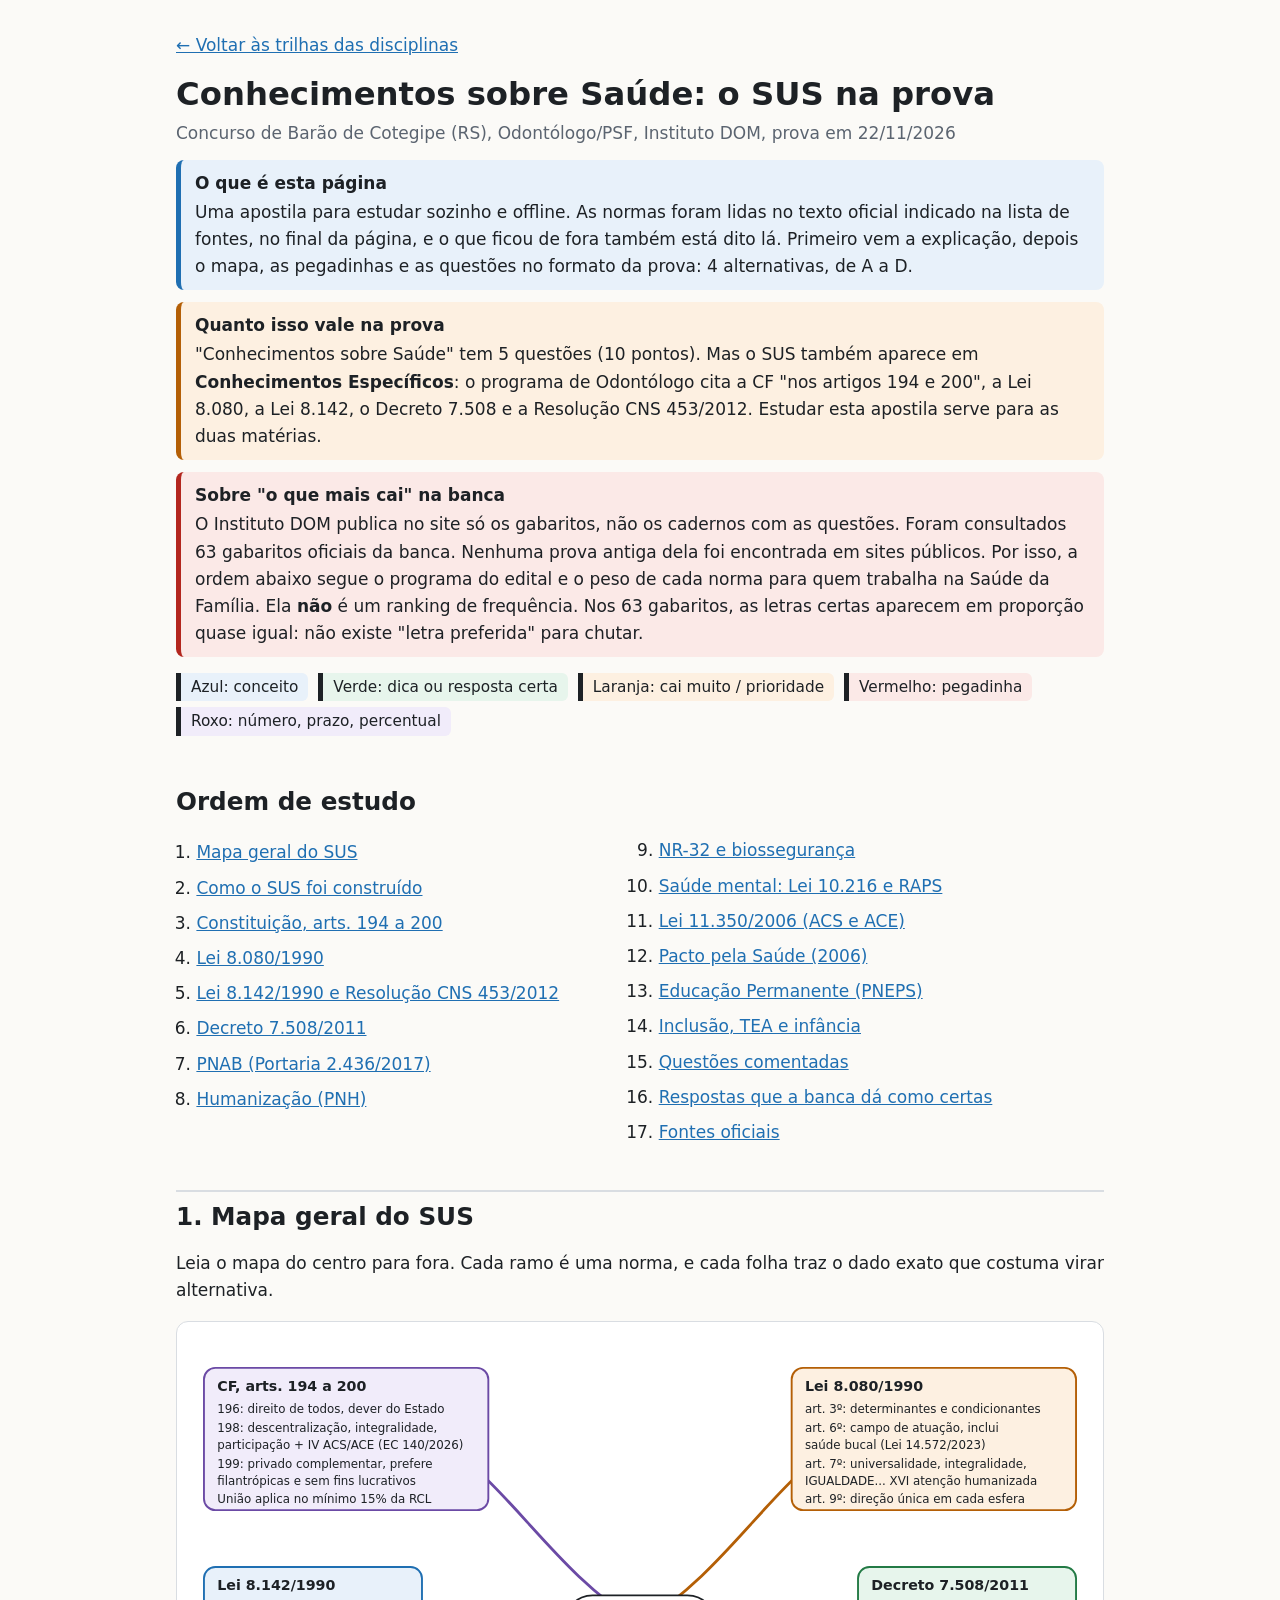
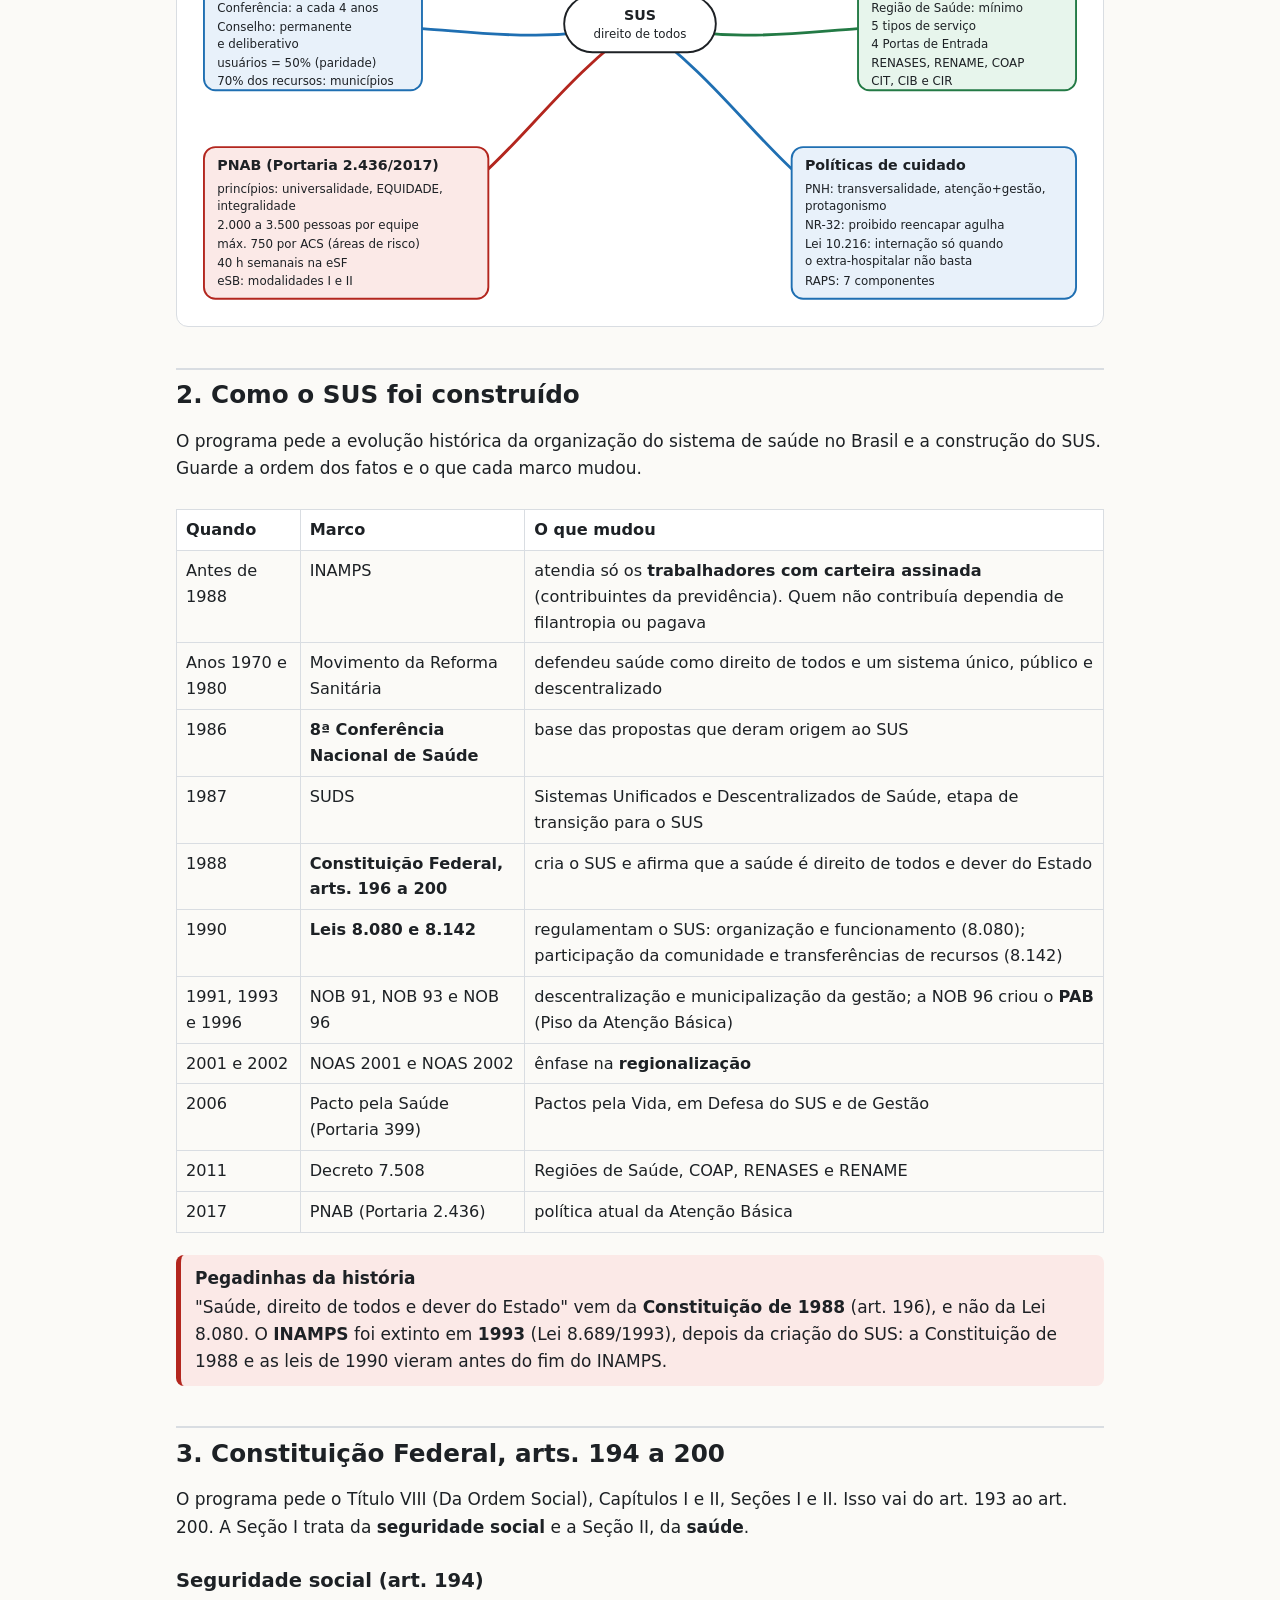
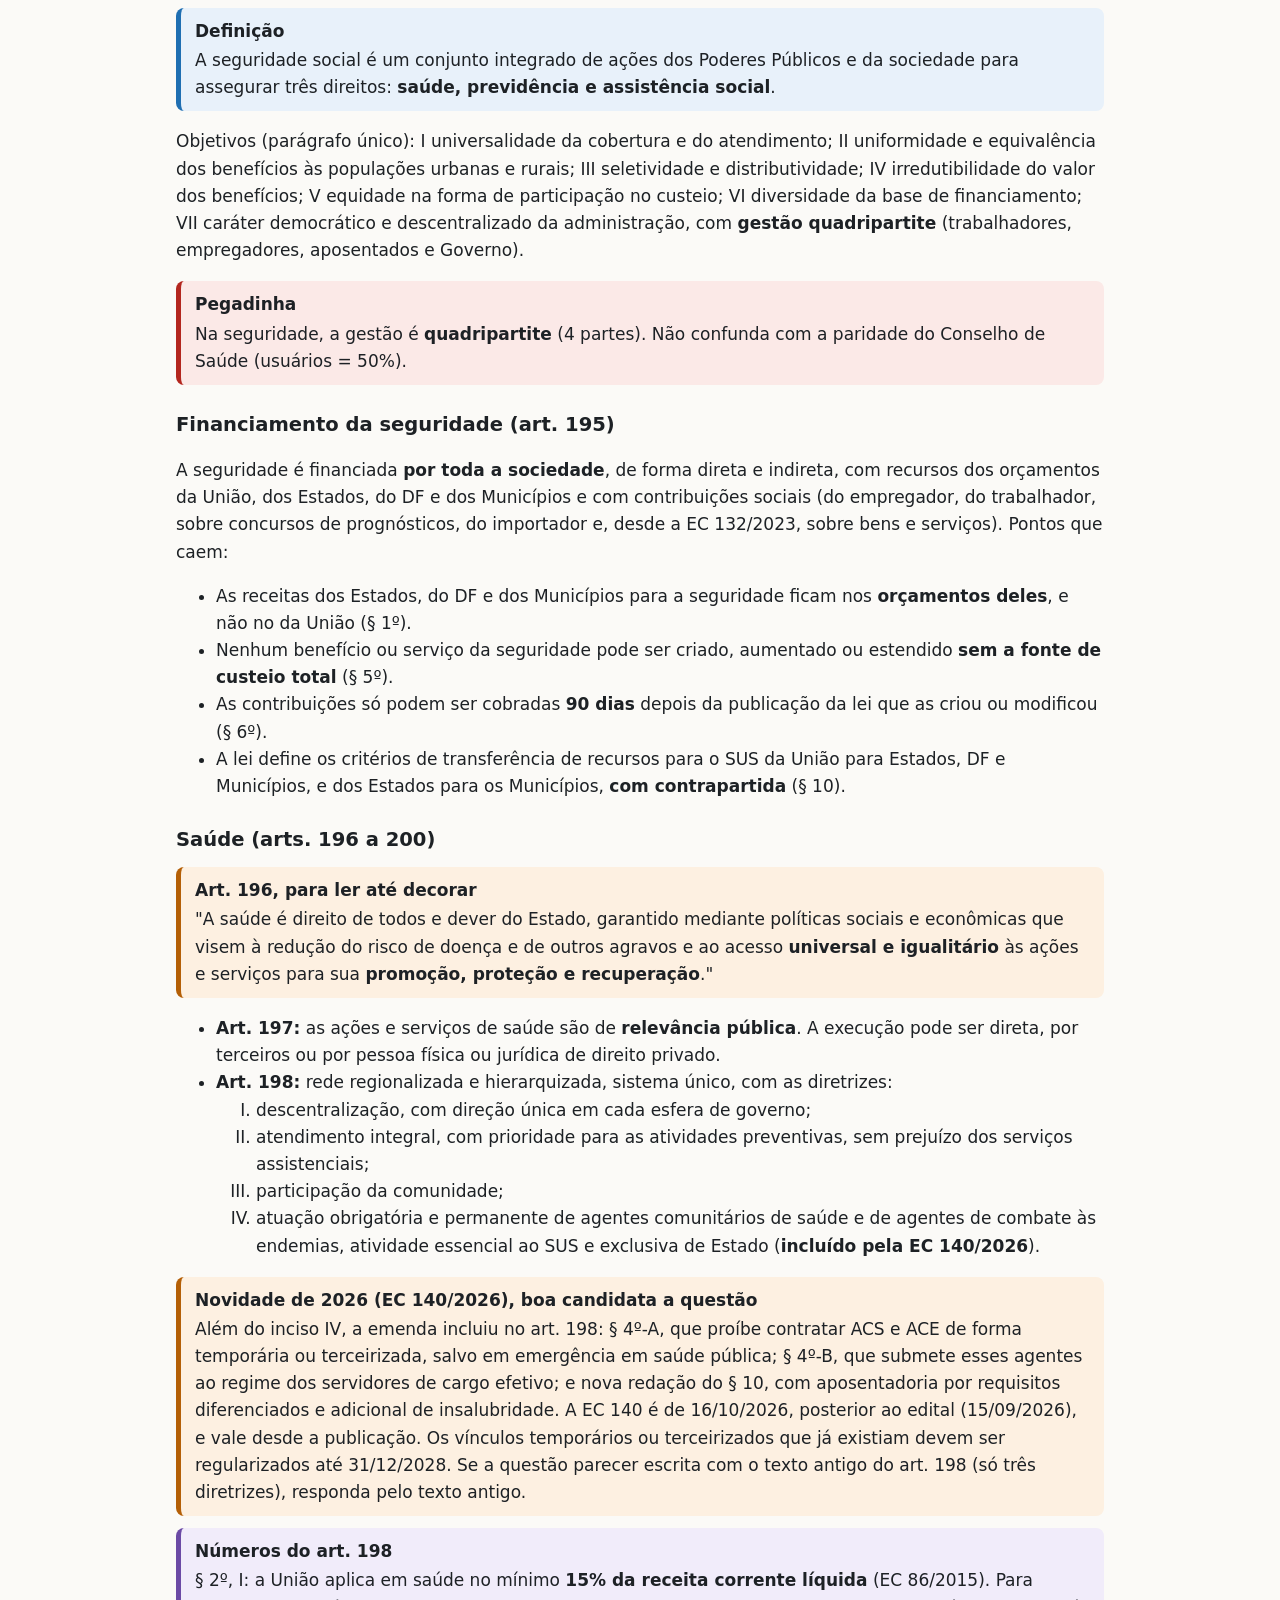
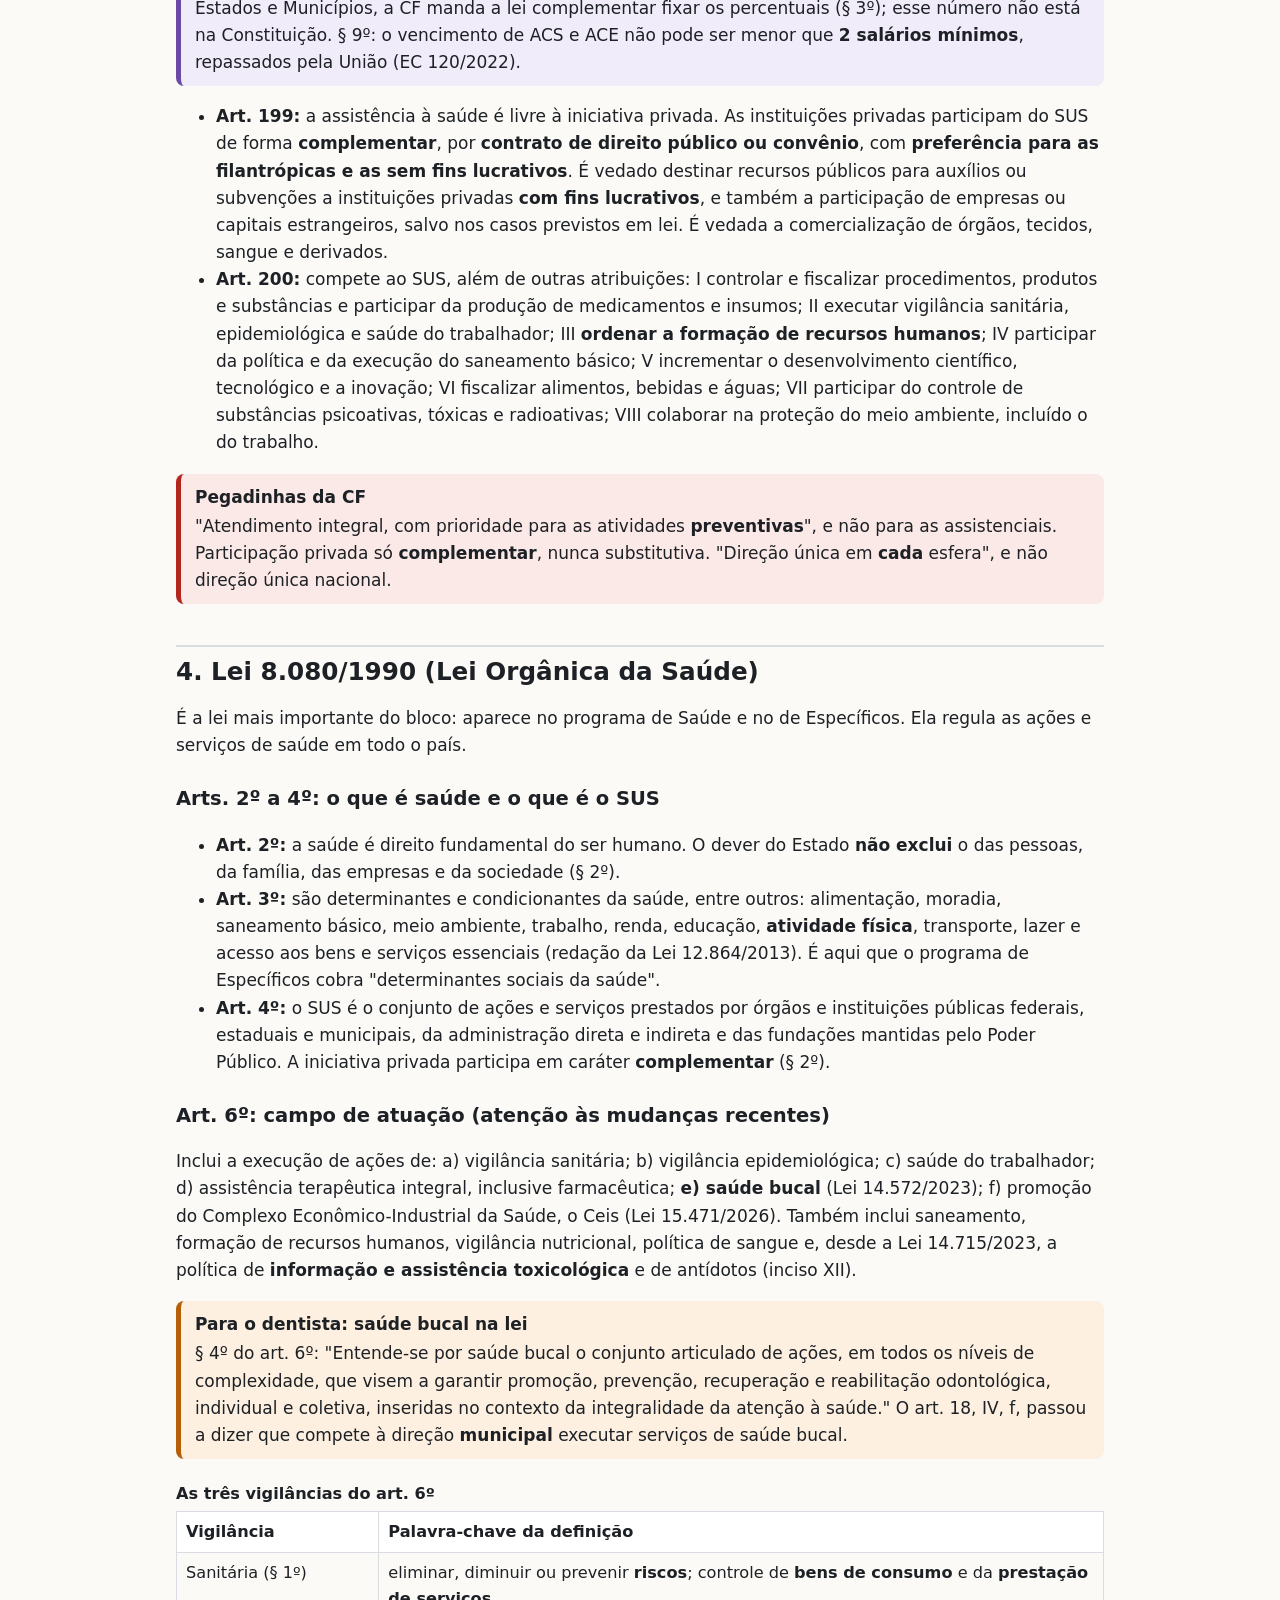
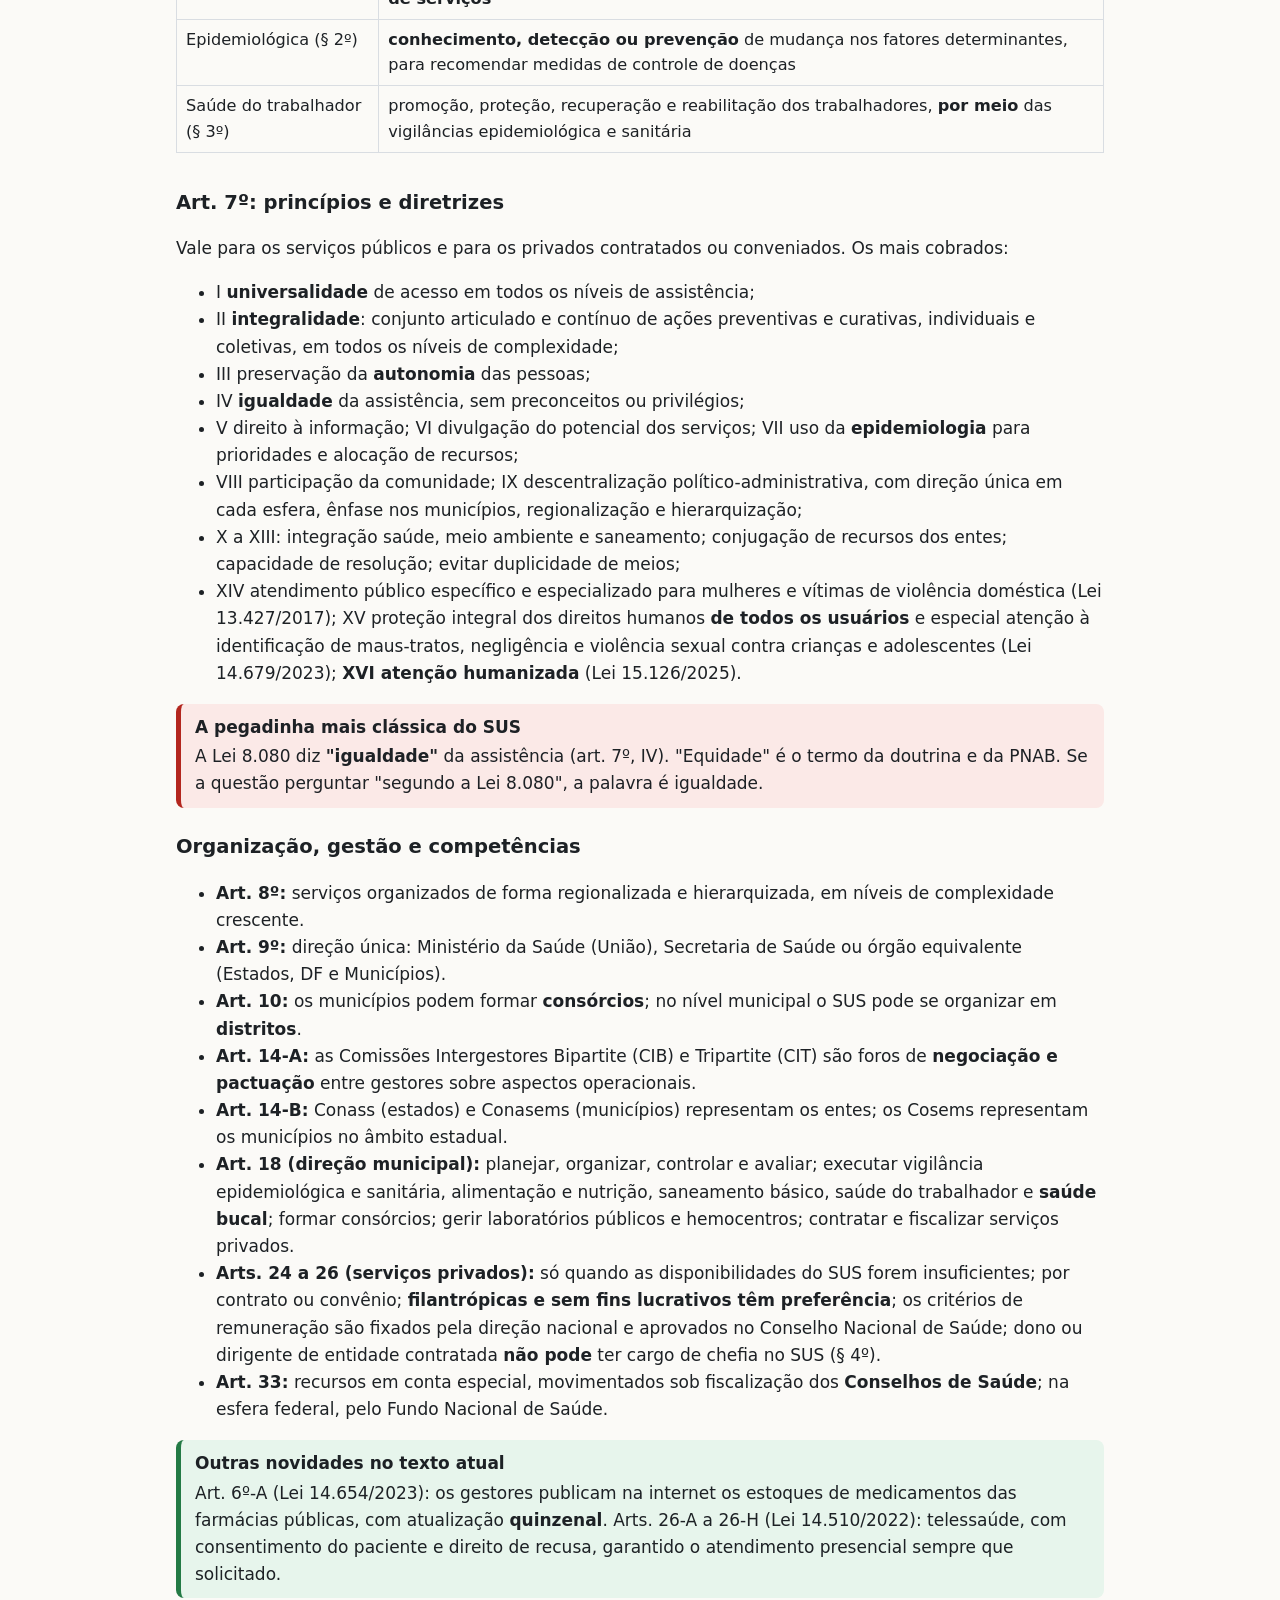
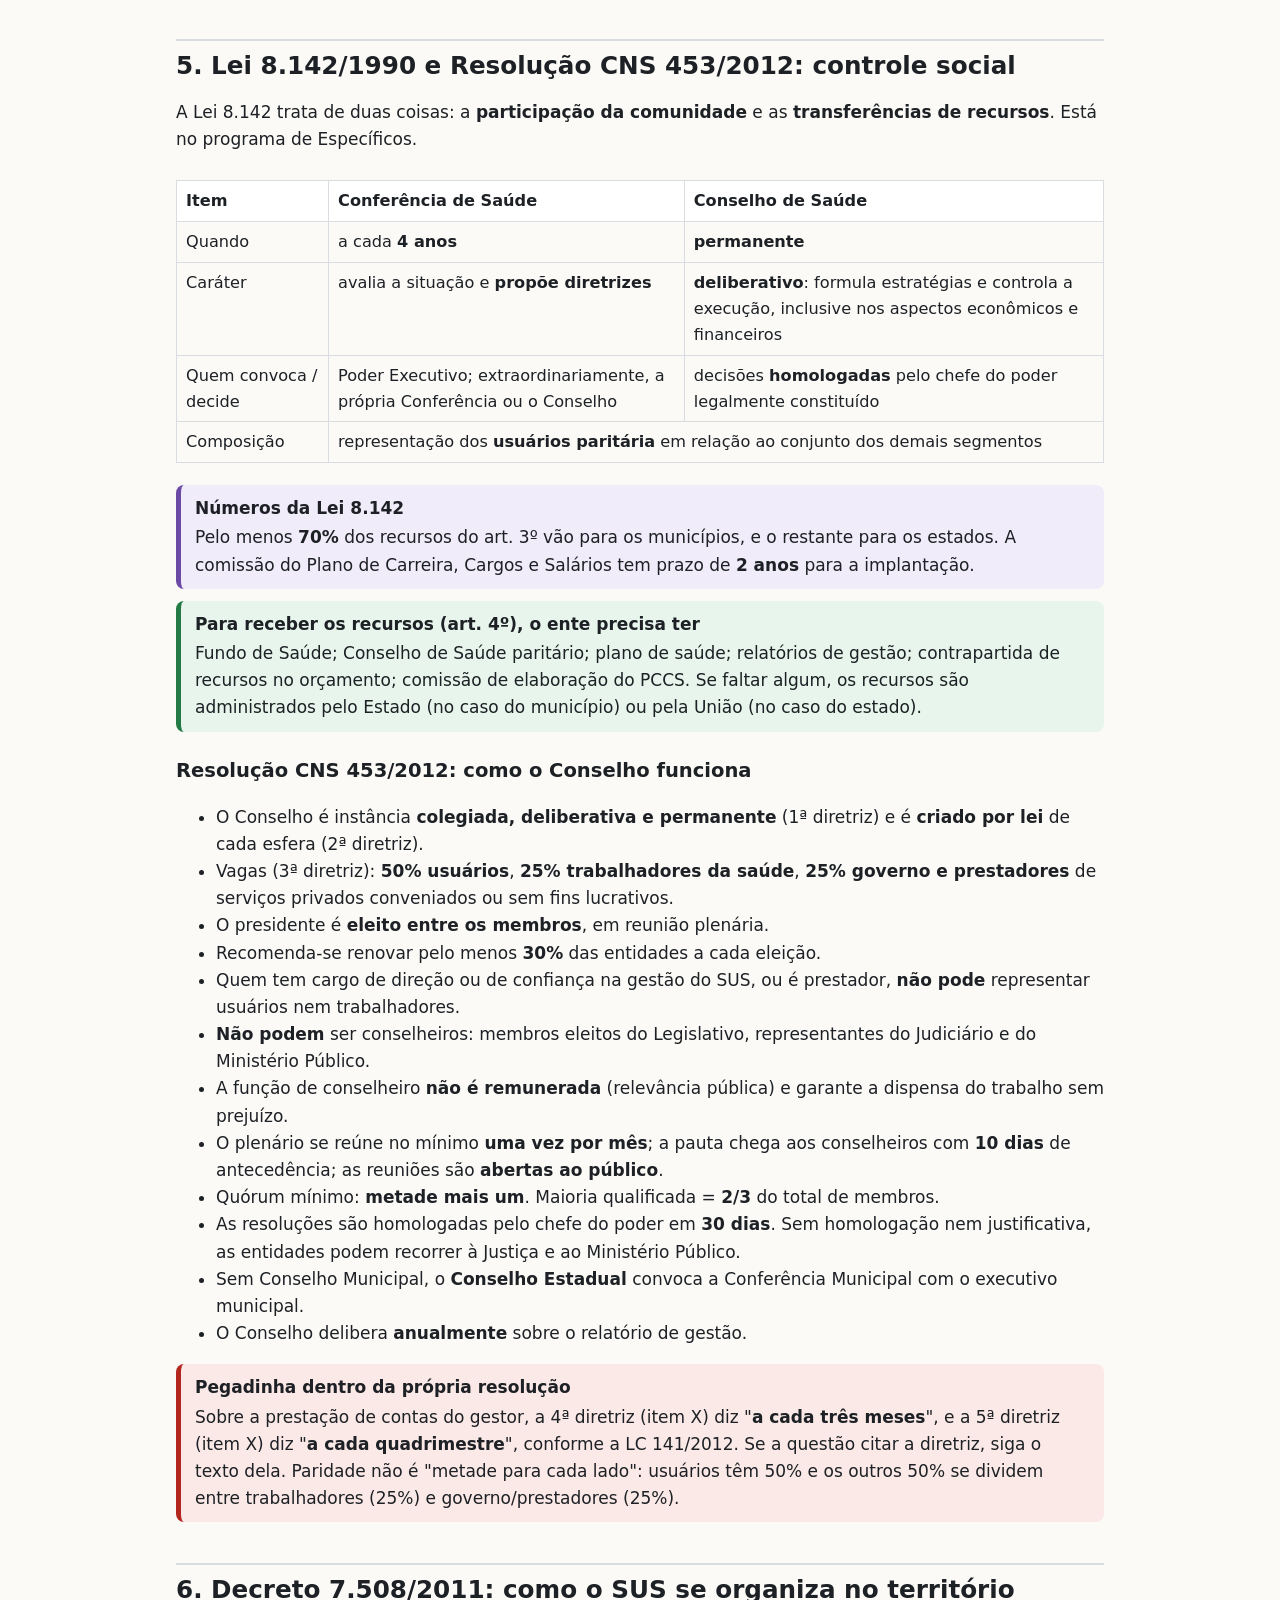
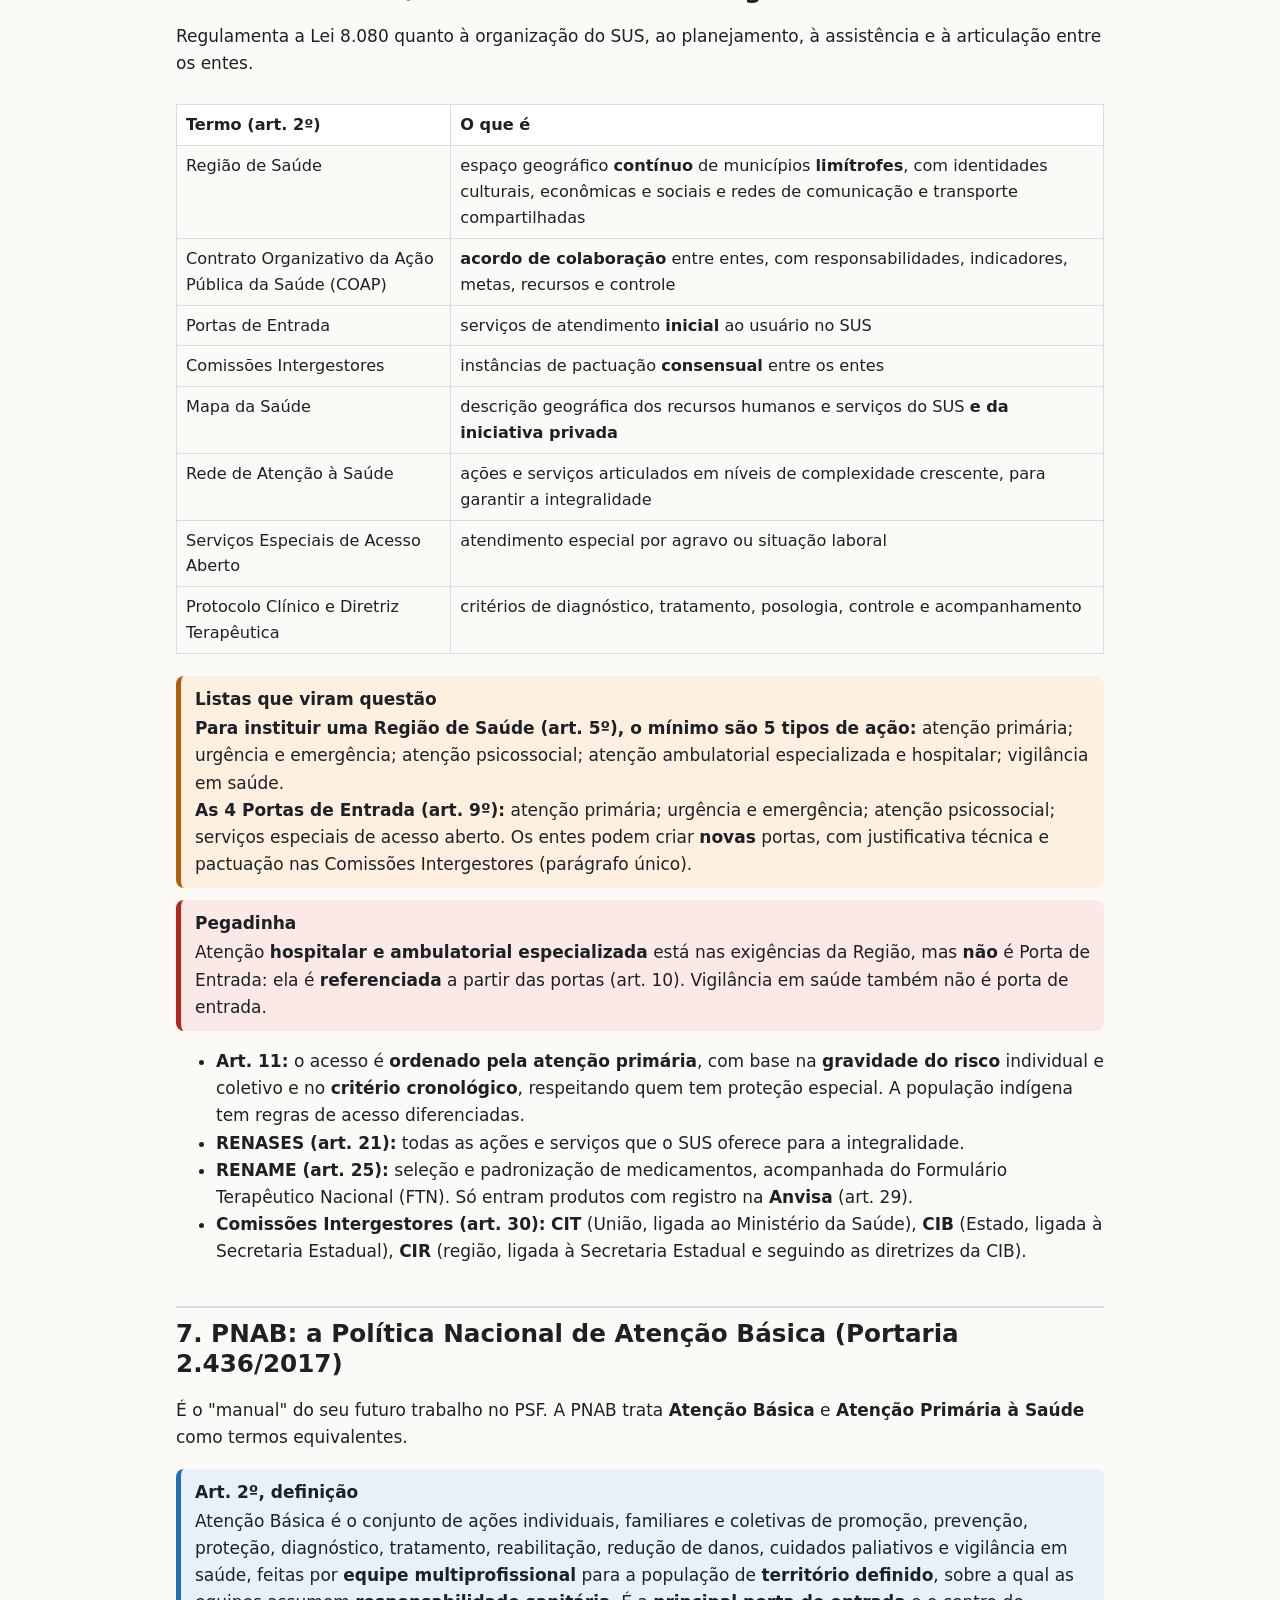
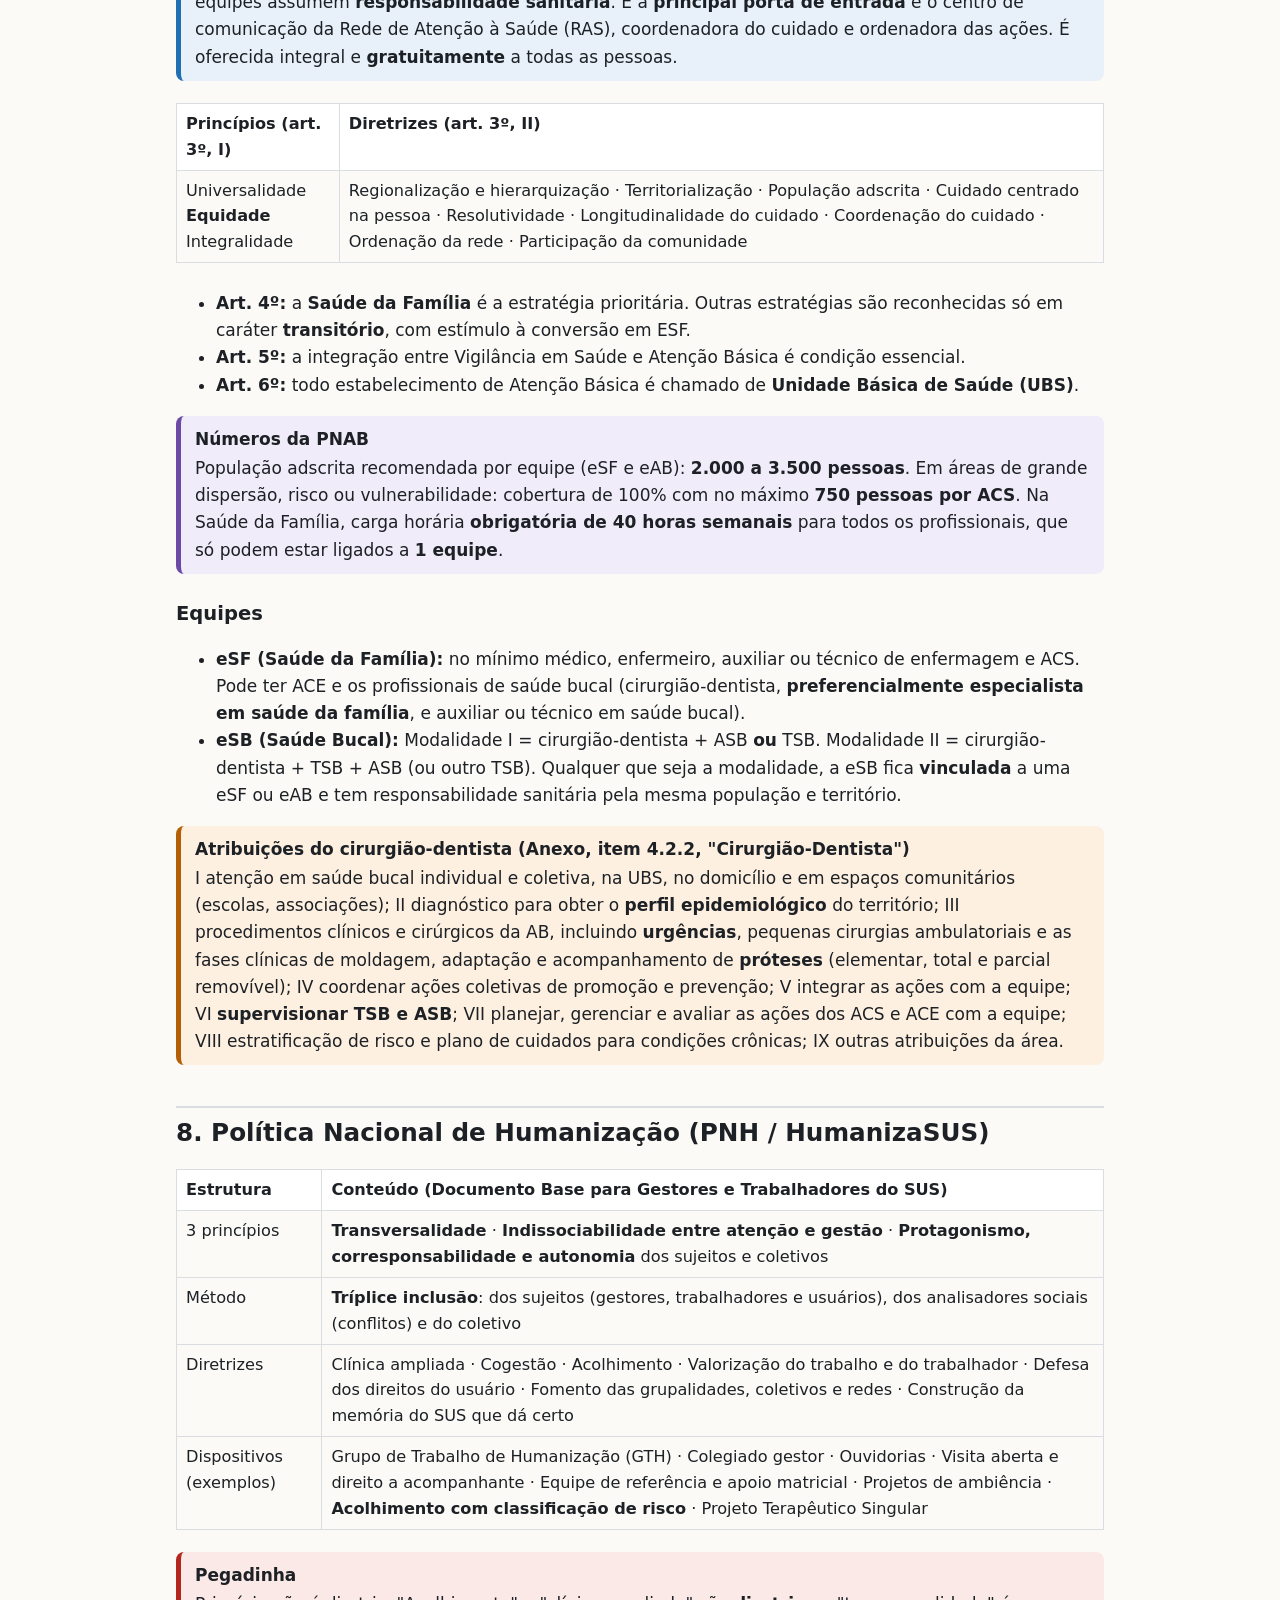
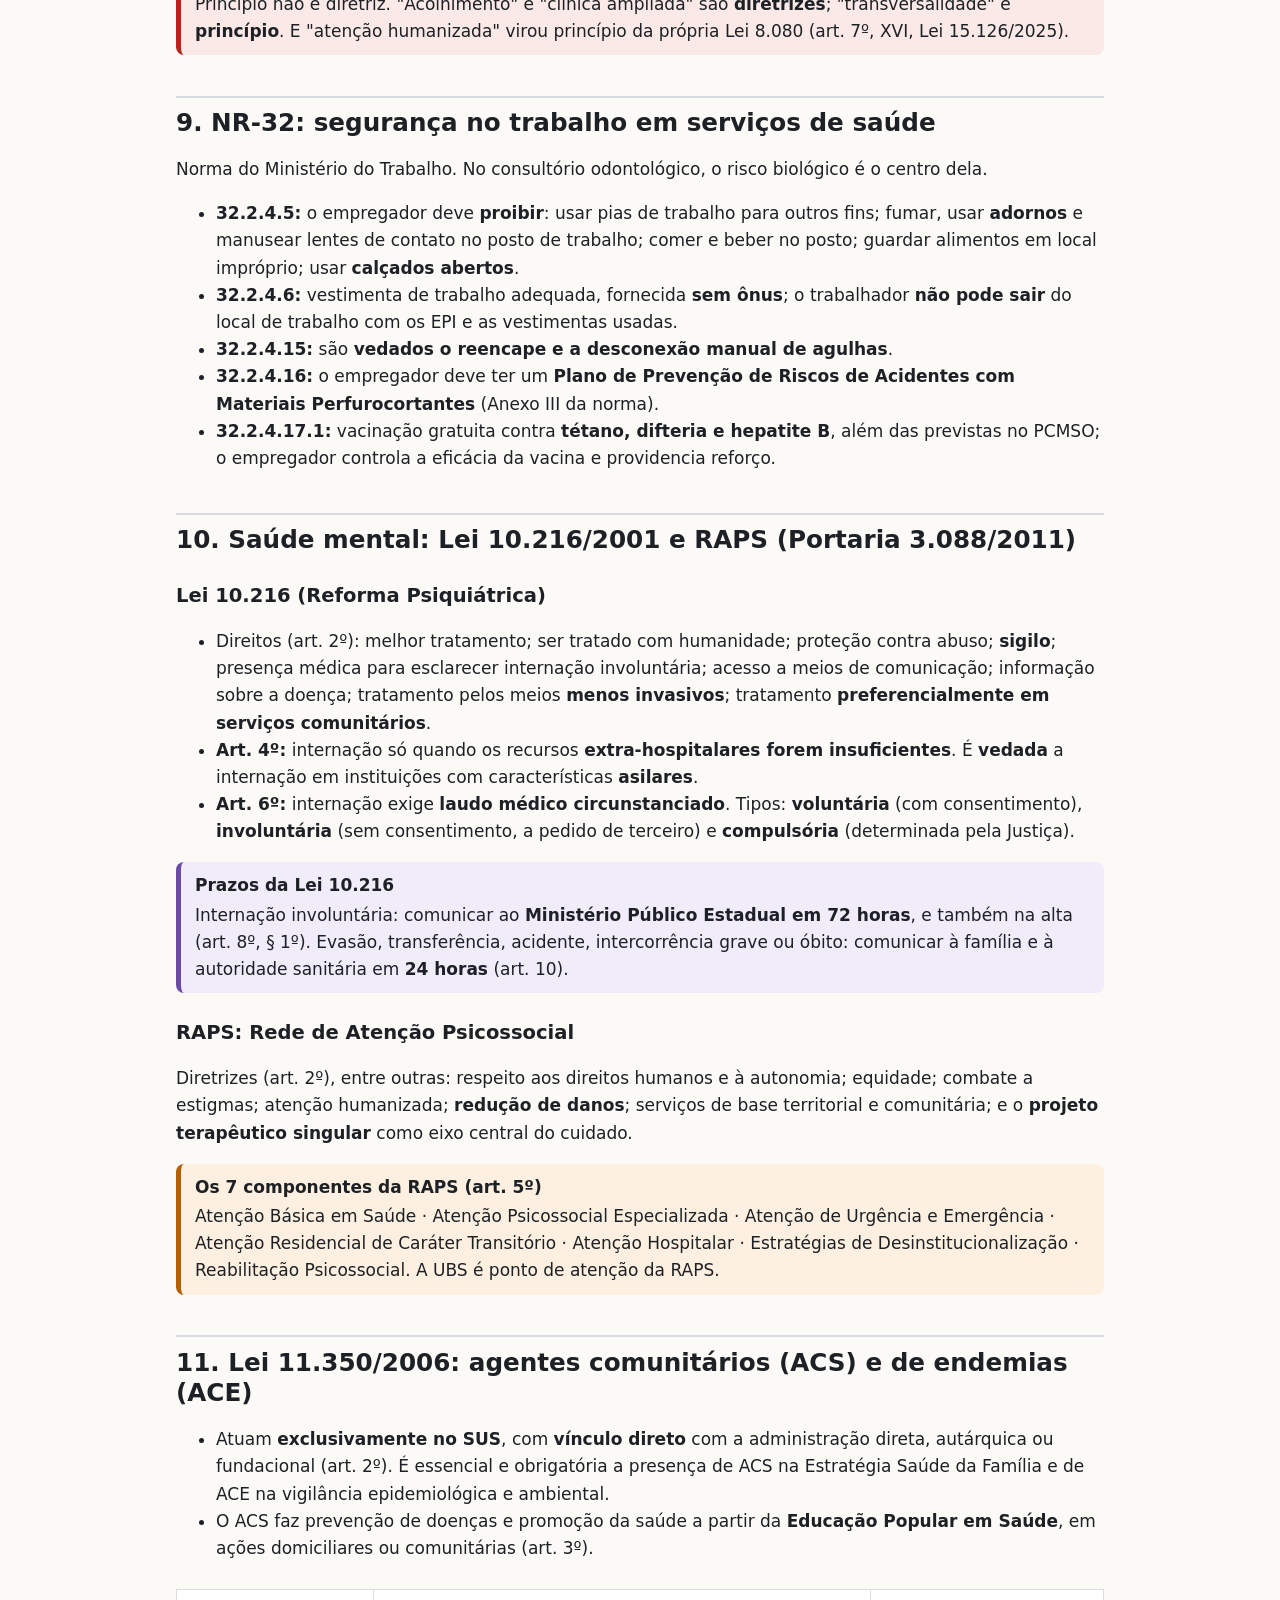
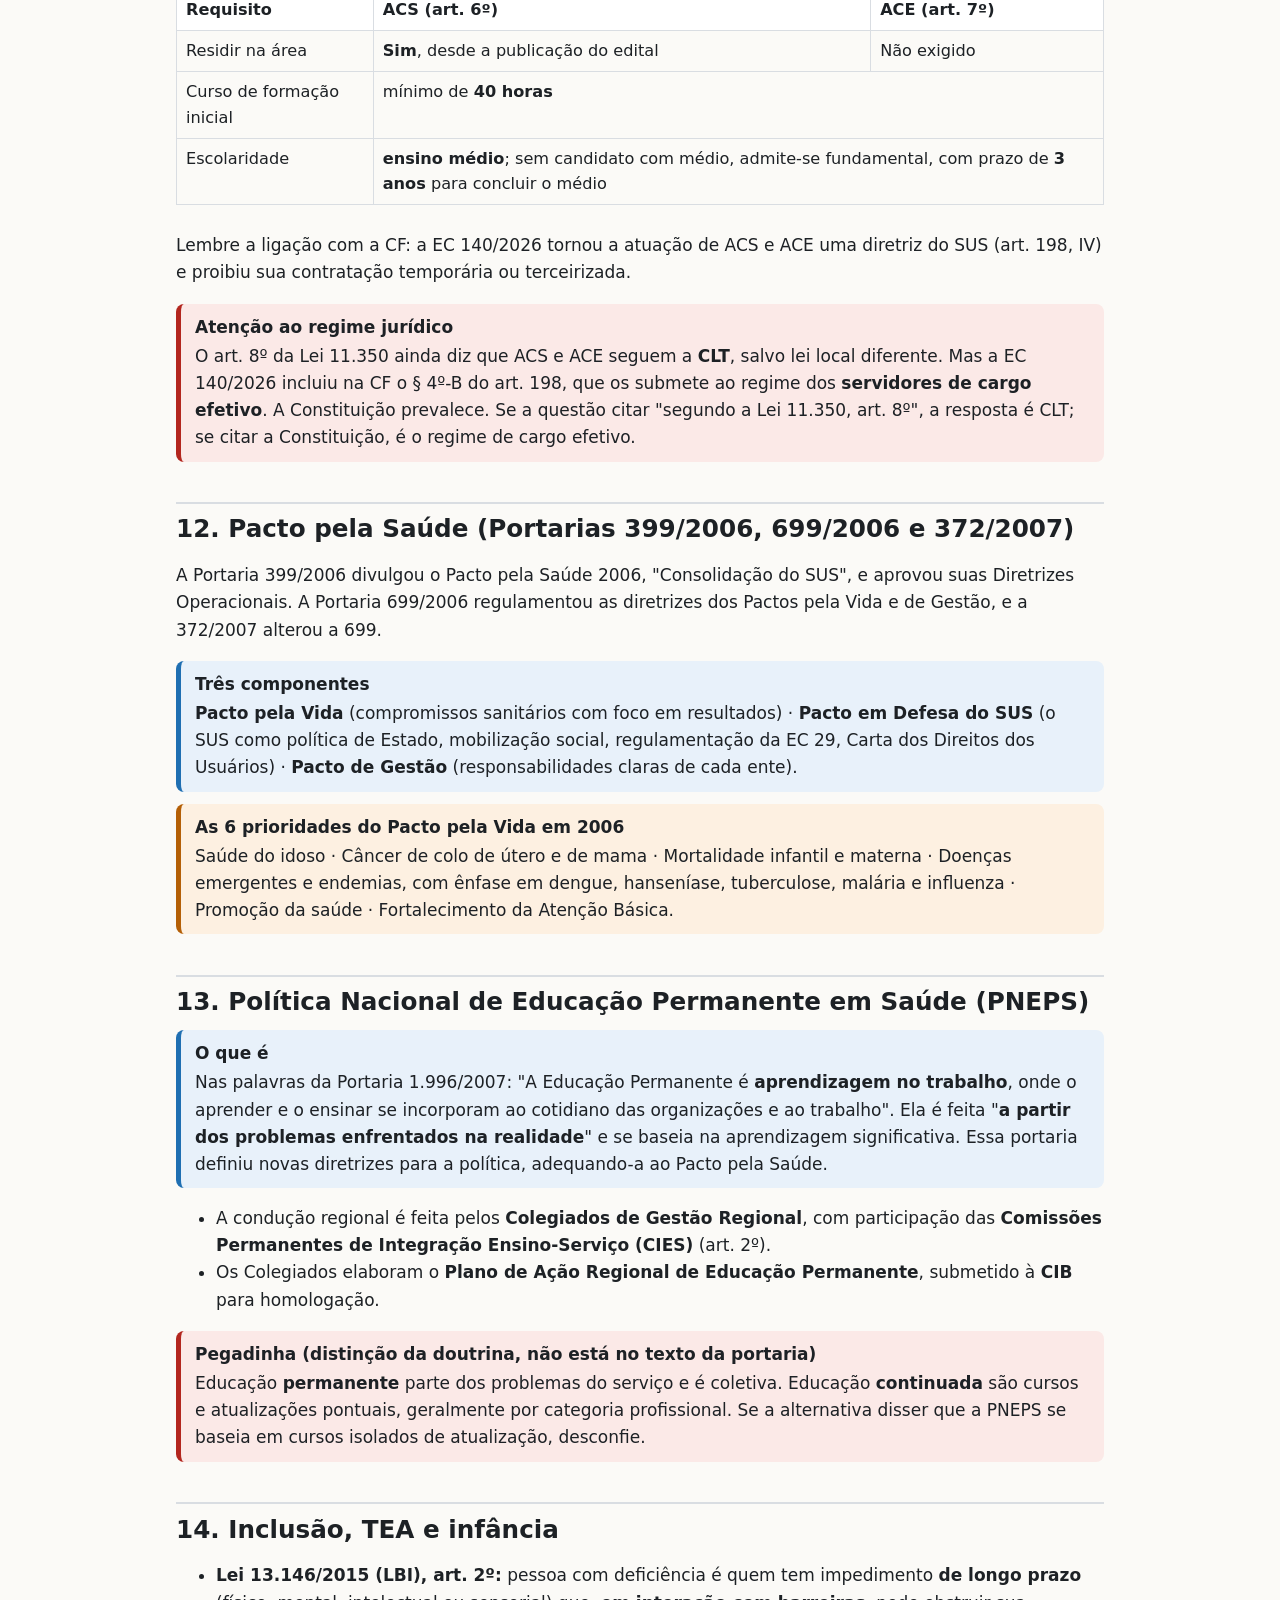
<file: edital/apostilas/saude-sus.html>
<!DOCTYPE html>
<html lang="pt-BR">
<head>
<meta charset="utf-8">
<meta name="viewport" content="width=device-width, initial-scale=1">
<meta name="description" content="Apostila de Conhecimentos sobre Saúde (SUS) para o concurso de Odontólogo/PSF de Barão de Cotegipe, conferida no texto oficial de cada norma.">
<title>Apostila de Saúde e SUS</title>
<style>
  :root {
    --fundo: #fbfaf7; --texto: #1d2125; --suave: #5b6470; --linha: #d9dde2; --cartao: #ffffff;
    --conceito: #1f6fb2; --conceito-bg: #e8f1fa;
    --dica: #237a45; --dica-bg: #e7f5ec;
    --cai: #b45f06; --cai-bg: #fdf0e1;
    --pega: #b3261e; --pega-bg: #fbe9e7;
    --numero: #6b4aa5; --numero-bg: #f1ecfa;
    --foco: #1f6fb2;
    color-scheme: light dark;
    font: 17px/1.6 system-ui, -apple-system, "Segoe UI", sans-serif;
  }
  :root[data-theme="light"] { color-scheme: light; }
  @media (prefers-color-scheme: dark) {
    :root:not([data-theme="light"]) {
      --fundo: #15181c; --texto: #e7e9ec; --suave: #a3abb5; --linha: #343a42; --cartao: #1d2126;
      --conceito: #79b8ee; --conceito-bg: #182a3b;
      --dica: #74cf95; --dica-bg: #17301f;
      --cai: #f2b264; --cai-bg: #3a2814;
      --pega: #f08a80; --pega-bg: #3b1d1a;
      --numero: #bfa5f0; --numero-bg: #2a2140;
      --foco: #79b8ee;
    }
  }
  :root[data-theme="dark"] {
    --fundo: #15181c; --texto: #e7e9ec; --suave: #a3abb5; --linha: #343a42; --cartao: #1d2126;
    --conceito: #79b8ee; --conceito-bg: #182a3b;
    --dica: #74cf95; --dica-bg: #17301f;
    --cai: #f2b264; --cai-bg: #3a2814;
    --pega: #f08a80; --pega-bg: #3b1d1a;
    --numero: #bfa5f0; --numero-bg: #2a2140;
    --foco: #79b8ee;
  }
  * { box-sizing: border-box; }
  body { margin: 0; background: var(--fundo); color: var(--texto); }
  main, header, footer { max-width: 960px; margin: 0 auto; padding: 0 16px; }
  header { padding-top: 24px; }
  h1 { font-size: 1.9rem; line-height: 1.2; margin: .4rem 0; }
  h2 { font-size: 1.45rem; line-height: 1.25; margin: 2.4rem 0 .6rem; padding-top: .6rem; border-top: 2px solid var(--linha); scroll-margin-top: 12px; }
  h3 { font-size: 1.15rem; margin: 1.4rem 0 .4rem; }
  a { color: var(--conceito); }
  a:focus-visible, summary:focus-visible, button:focus-visible, .mapa:focus-visible { outline: 3px solid var(--foco); outline-offset: 2px; border-radius: 4px; }
  .sub { color: var(--suave); margin: 0; }
  .voltar { display: inline-flex; align-items: center; min-height: 44px; }
  .caixa { border-left: 5px solid; border-radius: 8px; padding: 10px 14px; margin: 12px 0; }
  .caixa > strong:first-child { display: block; margin-bottom: 2px; }
  .conceito { border-color: var(--conceito); background: var(--conceito-bg); }
  .dica { border-color: var(--dica); background: var(--dica-bg); }
  .cai { border-color: var(--cai); background: var(--cai-bg); }
  .pega { border-color: var(--pega); background: var(--pega-bg); }
  .numero { border-color: var(--numero); background: var(--numero-bg); }
  .legenda { display: flex; flex-wrap: wrap; gap: 6px 10px; padding: 0; list-style: none; font-size: .9rem; }
  .legenda li { padding: 2px 10px; border-radius: 0 6px 6px 0; border-left: 5px solid; }
  .indice { columns: 2 260px; padding-left: 1.2rem; }
  .indice li { break-inside: avoid; margin: 2px 0; }
  .indice a { display: inline-block; min-height: 32px; padding: 3px 0; }
  table { width: 100%; border-collapse: collapse; margin: 10px 0; font-size: .95rem; }
  th, td { border: 1px solid var(--linha); padding: 7px 9px; text-align: left; vertical-align: top; }
  th { background: var(--cartao); }
  .tabela { overflow-x: auto; }
  .mapa { background: var(--cartao); border: 1px solid var(--linha); border-radius: 12px; padding: 8px; margin: 14px 0; }
  .mapa svg { width: 100%; height: auto; display: block; }
  .mapa svg text { font-family: system-ui, sans-serif; fill: var(--texto); }
  .mapa .c-ramo { stroke-width: 3; fill: none; }
  .mapa .no { stroke-width: 2; }
  .mapa .t-titulo { font-weight: 700; font-size: 15px; }
  .mapa .t-folha { font-size: 12.5px; }
  .s-conceito { stroke: var(--conceito); } .f-conceito { fill: var(--conceito-bg); }
  .s-dica { stroke: var(--dica); } .f-dica { fill: var(--dica-bg); }
  .s-cai { stroke: var(--cai); } .f-cai { fill: var(--cai-bg); }
  .s-pega { stroke: var(--pega); } .f-pega { fill: var(--pega-bg); }
  .s-numero { stroke: var(--numero); } .f-numero { fill: var(--numero-bg); }
  .s-centro { stroke: var(--texto); } .f-centro { fill: var(--cartao); }
  .questao { background: var(--cartao); border: 1px solid var(--linha); border-radius: 10px; padding: 12px 14px; margin: 14px 0; }
  .questao ol { list-style: upper-alpha; padding-left: 1.6rem; margin: 6px 0; }
  .questao li { margin: 3px 0; }
  details { margin-top: 8px; }
  summary { cursor: pointer; font-weight: 600; min-height: 44px; display: flex; align-items: center; gap: 6px; color: var(--conceito); list-style: none; }
  summary::-webkit-details-marker { display: none; }
  summary::before { content: "▸"; display: inline-block; transition: transform .15s; }
  details[open] > summary::before { transform: rotate(90deg); }
  .certa { background: var(--dica-bg); border-left: 5px solid var(--dica); padding: 6px 10px; border-radius: 6px; margin: 6px 0; }
  .errada { color: var(--suave); margin: 4px 0; }
  .errada s { color: var(--pega); }
  .grava { font-weight: 700; }
  .respostas li { margin: 4px 0; }
  .fontes li { margin: 3px 0; word-break: break-word; }
  footer { padding: 32px 16px 48px; color: var(--suave); font-size: .9rem; }
  @media (max-width: 1024px) { :root { font-size: 16.5px; } }
  .mapa-dica { display: none; color: var(--suave); font-size: .9rem; margin: 0 0 4px; }
  @media (max-width: 768px) {
    h1 { font-size: 1.6rem; }
    .mapa { overflow-x: auto; }
    .mapa svg { min-width: 900px; }
    .mapa-dica { display: block; }
    .indice a { min-height: 44px; display: inline-flex; align-items: center; }
  }
  @media (max-width: 600px) {
    h2 { font-size: 1.3rem; }
    th, td { padding: 6px; font-size: .9rem; }
  }
  @media (max-width: 480px) {
    :root { font-size: 16px; }
    .caixa, .questao { padding: 9px 10px; }
  }
  @media print {
    details { display: block; } details > * { display: block; }
    a { color: inherit; } .voltar { display: none; }
    h2 { break-after: avoid; } .questao, .caixa, .mapa { break-inside: avoid; }
  }
</style>
</head>
<body>
<header>
  <a class="voltar" href="../disciplinas/index.html#saude">← Voltar às trilhas das disciplinas</a>
  <h1>Conhecimentos sobre Saúde: o SUS na prova</h1>
  <p class="sub">Concurso de Barão de Cotegipe (RS), Odontólogo/PSF, Instituto DOM, prova em 22/11/2026</p>

  <div class="caixa conceito">
    <strong>O que é esta página</strong>
    Uma apostila para estudar sozinho e offline. As normas foram lidas no texto oficial indicado na lista de fontes, no final da página, e o que ficou de fora também está dito lá. Primeiro vem a explicação, depois o mapa, as pegadinhas e as questões no formato da prova: 4 alternativas, de A a D.
  </div>

  <div class="caixa cai">
    <strong>Quanto isso vale na prova</strong>
    "Conhecimentos sobre Saúde" tem 5 questões (10 pontos). Mas o SUS também aparece em <b>Conhecimentos Específicos</b>: o programa de Odontólogo cita a CF "nos artigos 194 e 200", a Lei 8.080, a Lei 8.142, o Decreto 7.508 e a Resolução CNS 453/2012. Estudar esta apostila serve para as duas matérias.
  </div>

  <div class="caixa pega">
    <strong>Sobre "o que mais cai" na banca</strong>
    O Instituto DOM publica no site só os gabaritos, não os cadernos com as questões. Foram consultados 63 gabaritos oficiais da banca. Nenhuma prova antiga dela foi encontrada em sites públicos. Por isso, a ordem abaixo segue o programa do edital e o peso de cada norma para quem trabalha na Saúde da Família. Ela <b>não</b> é um ranking de frequência. Nos 63 gabaritos, as letras certas aparecem em proporção quase igual: não existe "letra preferida" para chutar.
  </div>

  <ul class="legenda" aria-label="Legenda de cores">
    <li class="conceito">Azul: conceito</li>
    <li class="dica">Verde: dica ou resposta certa</li>
    <li class="cai">Laranja: cai muito / prioridade</li>
    <li class="pega">Vermelho: pegadinha</li>
    <li class="numero">Roxo: número, prazo, percentual</li>
  </ul>

  <h2 id="indice" style="border-top:0">Ordem de estudo</h2>
  <ol class="indice">
    <li><a href="#mapa">Mapa geral do SUS</a></li>
    <li><a href="#sus-historia">Como o SUS foi construído</a></li>
    <li><a href="#cf">Constituição, arts. 194 a 200</a></li>
    <li><a href="#l8080">Lei 8.080/1990</a></li>
    <li><a href="#l8142">Lei 8.142/1990 e Resolução CNS 453/2012</a></li>
    <li><a href="#d7508">Decreto 7.508/2011</a></li>
    <li><a href="#pnab">PNAB (Portaria 2.436/2017)</a></li>
    <li><a href="#pnh">Humanização (PNH)</a></li>
    <li><a href="#nr32">NR-32 e biossegurança</a></li>
    <li><a href="#mental">Saúde mental: Lei 10.216 e RAPS</a></li>
    <li><a href="#acs">Lei 11.350/2006 (ACS e ACE)</a></li>
    <li><a href="#pacto">Pacto pela Saúde (2006)</a></li>
    <li><a href="#pneps">Educação Permanente (PNEPS)</a></li>
    <li><a href="#inclusao">Inclusão, TEA e infância</a></li>
    <li><a href="#questoes">Questões comentadas</a></li>
    <li><a href="#respostas">Respostas que a banca dá como certas</a></li>
    <li><a href="#fontes">Fontes oficiais</a></li>
  </ol>
</header>

<main>

<h2 id="mapa">1. Mapa geral do SUS</h2>
<p>Leia o mapa do centro para fora. Cada ramo é uma norma, e cada folha traz o dado exato que costuma virar alternativa.</p>
<p class="mapa-dica">No celular, arraste o mapa para o lado para ver tudo.</p>
<div class="mapa" role="region" tabindex="0" aria-label="Mapa mental do SUS (no celular, role para o lado)">
<svg viewBox="0 0 960 620" role="img" aria-labelledby="mapa-tit mapa-desc">
  <title id="mapa-tit">Mapa mental do SUS</title>
  <desc id="mapa-desc">No centro, o SUS. Seis ramos: Constituição, Lei 8.080, Lei 8.142, Decreto 7.508, PNAB e políticas de cuidado, cada um com seus dados principais.</desc>
  <path class="c-ramo s-numero" d="M480 310 C 380 250, 330 140, 250 110"/>
  <path class="c-ramo s-cai" d="M480 310 C 580 250, 630 140, 710 110"/>
  <path class="c-ramo s-conceito" d="M480 310 C 380 330, 320 320, 250 315"/>
  <path class="c-ramo s-dica" d="M480 310 C 580 330, 640 320, 710 315"/>
  <path class="c-ramo s-pega" d="M480 310 C 380 380, 330 480, 250 510"/>
  <path class="c-ramo s-conceito" d="M480 310 C 580 380, 630 480, 710 510"/>
  <rect class="no s-centro f-centro" x="400" y="280" width="160" height="60" rx="30"/>
  <text x="480" y="306" text-anchor="middle" class="t-titulo">SUS</text>
  <text x="480" y="325" text-anchor="middle" class="t-folha">direito de todos</text>

  <rect class="no s-numero f-numero" x="20" y="40" width="300" height="150" rx="12"/>
  <text x="34" y="64" class="t-titulo">CF, arts. 194 a 200</text>
  <text x="34" y="88" class="t-folha">196: direito de todos, dever do Estado</text>
  <text x="34" y="108" class="t-folha">198: descentralização, integralidade,</text>
  <text x="34" y="126" class="t-folha">  participação + IV ACS/ACE (EC 140/2026)</text>
  <text x="34" y="146" class="t-folha">199: privado complementar, prefere</text>
  <text x="34" y="164" class="t-folha">  filantrópicas e sem fins lucrativos</text>
  <text x="34" y="182" class="t-folha">União aplica no mínimo 15% da RCL</text>

  <rect class="no s-cai f-cai" x="640" y="40" width="300" height="150" rx="12"/>
  <text x="654" y="64" class="t-titulo">Lei 8.080/1990</text>
  <text x="654" y="88" class="t-folha">art. 3º: determinantes e condicionantes</text>
  <text x="654" y="108" class="t-folha">art. 6º: campo de atuação, inclui</text>
  <text x="654" y="126" class="t-folha">  saúde bucal (Lei 14.572/2023)</text>
  <text x="654" y="146" class="t-folha">art. 7º: universalidade, integralidade,</text>
  <text x="654" y="164" class="t-folha">  IGUALDADE... XVI atenção humanizada</text>
  <text x="654" y="182" class="t-folha">art. 9º: direção única em cada esfera</text>

  <rect class="no s-conceito f-conceito" x="20" y="250" width="230" height="130" rx="12"/>
  <text x="34" y="274" class="t-titulo">Lei 8.142/1990</text>
  <text x="34" y="298" class="t-folha">Conferência: a cada 4 anos</text>
  <text x="34" y="318" class="t-folha">Conselho: permanente</text>
  <text x="34" y="336" class="t-folha">  e deliberativo</text>
  <text x="34" y="356" class="t-folha">usuários = 50% (paridade)</text>
  <text x="34" y="374" class="t-folha">70% dos recursos: municípios</text>

  <rect class="no s-dica f-dica" x="710" y="250" width="230" height="130" rx="12"/>
  <text x="724" y="274" class="t-titulo">Decreto 7.508/2011</text>
  <text x="724" y="298" class="t-folha">Região de Saúde: mínimo</text>
  <text x="724" y="316" class="t-folha">  5 tipos de serviço</text>
  <text x="724" y="336" class="t-folha">4 Portas de Entrada</text>
  <text x="724" y="356" class="t-folha">RENASES, RENAME, COAP</text>
  <text x="724" y="374" class="t-folha">CIT, CIB e CIR</text>

  <rect class="no s-pega f-pega" x="20" y="440" width="300" height="160" rx="12"/>
  <text x="34" y="464" class="t-titulo">PNAB (Portaria 2.436/2017)</text>
  <text x="34" y="488" class="t-folha">princípios: universalidade, EQUIDADE,</text>
  <text x="34" y="506" class="t-folha">  integralidade</text>
  <text x="34" y="526" class="t-folha">2.000 a 3.500 pessoas por equipe</text>
  <text x="34" y="546" class="t-folha">máx. 750 por ACS (áreas de risco)</text>
  <text x="34" y="566" class="t-folha">40 h semanais na eSF</text>
  <text x="34" y="586" class="t-folha">eSB: modalidades I e II</text>

  <rect class="no s-conceito f-conceito" x="640" y="440" width="300" height="160" rx="12"/>
  <text x="654" y="464" class="t-titulo">Políticas de cuidado</text>
  <text x="654" y="488" class="t-folha">PNH: transversalidade, atenção+gestão,</text>
  <text x="654" y="506" class="t-folha">  protagonismo</text>
  <text x="654" y="526" class="t-folha">NR-32: proibido reencapar agulha</text>
  <text x="654" y="546" class="t-folha">Lei 10.216: internação só quando</text>
  <text x="654" y="564" class="t-folha">  o extra-hospitalar não basta</text>
  <text x="654" y="586" class="t-folha">RAPS: 7 componentes</text>
</svg>
</div>

<h2 id="sus-historia">2. Como o SUS foi construído</h2>
<p>O programa pede a evolução histórica da organização do sistema de saúde no Brasil e a construção do SUS. Guarde a ordem dos fatos e o que cada marco mudou.</p>
<div class="tabela"><table>
  <tr><th scope="col">Quando</th><th scope="col">Marco</th><th scope="col">O que mudou</th></tr>
  <tr><td>Antes de 1988</td><td>INAMPS</td><td>atendia só os <b>trabalhadores com carteira assinada</b> (contribuintes da previdência). Quem não contribuía dependia de filantropia ou pagava</td></tr>
  <tr><td>Anos 1970 e 1980</td><td>Movimento da Reforma Sanitária</td><td>defendeu saúde como direito de todos e um sistema único, público e descentralizado</td></tr>
  <tr><td>1986</td><td><b>8ª Conferência Nacional de Saúde</b></td><td>base das propostas que deram origem ao SUS</td></tr>
  <tr><td>1987</td><td>SUDS</td><td>Sistemas Unificados e Descentralizados de Saúde, etapa de transição para o SUS</td></tr>
  <tr><td>1988</td><td><b>Constituição Federal, arts. 196 a 200</b></td><td>cria o SUS e afirma que a saúde é direito de todos e dever do Estado</td></tr>
  <tr><td>1990</td><td><b>Leis 8.080 e 8.142</b></td><td>regulamentam o SUS: organização e funcionamento (8.080); participação da comunidade e transferências de recursos (8.142)</td></tr>
  <tr><td>1991, 1993 e 1996</td><td>NOB 91, NOB 93 e NOB 96</td><td>descentralização e municipalização da gestão; a NOB 96 criou o <b>PAB</b> (Piso da Atenção Básica)</td></tr>
  <tr><td>2001 e 2002</td><td>NOAS 2001 e NOAS 2002</td><td>ênfase na <b>regionalização</b></td></tr>
  <tr><td>2006</td><td>Pacto pela Saúde (Portaria 399)</td><td>Pactos pela Vida, em Defesa do SUS e de Gestão</td></tr>
  <tr><td>2011</td><td>Decreto 7.508</td><td>Regiões de Saúde, COAP, RENASES e RENAME</td></tr>
  <tr><td>2017</td><td>PNAB (Portaria 2.436)</td><td>política atual da Atenção Básica</td></tr>
</table></div>
<div class="caixa pega"><strong>Pegadinhas da história</strong>
"Saúde, direito de todos e dever do Estado" vem da <b>Constituição de 1988</b> (art. 196), e não da Lei 8.080. O <b>INAMPS</b> foi extinto em <b>1993</b> (Lei 8.689/1993), depois da criação do SUS: a Constituição de 1988 e as leis de 1990 vieram antes do fim do INAMPS.</div>

<h2 id="cf">3. Constituição Federal, arts. 194 a 200</h2>
<p>O programa pede o Título VIII (Da Ordem Social), Capítulos I e II, Seções I e II. Isso vai do art. 193 ao art. 200. A Seção I trata da <b>seguridade social</b> e a Seção II, da <b>saúde</b>.</p>

<h3>Seguridade social (art. 194)</h3>
<div class="caixa conceito"><strong>Definição</strong>A seguridade social é um conjunto integrado de ações dos Poderes Públicos e da sociedade para assegurar três direitos: <b>saúde, previdência e assistência social</b>.</div>
<p>Objetivos (parágrafo único): I universalidade da cobertura e do atendimento; II uniformidade e equivalência dos benefícios às populações urbanas e rurais; III seletividade e distributividade; IV irredutibilidade do valor dos benefícios; V equidade na forma de participação no custeio; VI diversidade da base de financiamento; VII caráter democrático e descentralizado da administração, com <b>gestão quadripartite</b> (trabalhadores, empregadores, aposentados e Governo).</p>
<div class="caixa pega"><strong>Pegadinha</strong>Na seguridade, a gestão é <b>quadripartite</b> (4 partes). Não confunda com a paridade do Conselho de Saúde (usuários = 50%).</div>

<h3>Financiamento da seguridade (art. 195)</h3>
<p>A seguridade é financiada <b>por toda a sociedade</b>, de forma direta e indireta, com recursos dos orçamentos da União, dos Estados, do DF e dos Municípios e com contribuições sociais (do empregador, do trabalhador, sobre concursos de prognósticos, do importador e, desde a EC 132/2023, sobre bens e serviços). Pontos que caem:</p>
<ul>
  <li>As receitas dos Estados, do DF e dos Municípios para a seguridade ficam nos <b>orçamentos deles</b>, e não no da União (§ 1º).</li>
  <li>Nenhum benefício ou serviço da seguridade pode ser criado, aumentado ou estendido <b>sem a fonte de custeio total</b> (§ 5º).</li>
  <li>As contribuições só podem ser cobradas <b>90 dias</b> depois da publicação da lei que as criou ou modificou (§ 6º).</li>
  <li>A lei define os critérios de transferência de recursos para o SUS da União para Estados, DF e Municípios, e dos Estados para os Municípios, <b>com contrapartida</b> (§ 10).</li>
</ul>

<h3>Saúde (arts. 196 a 200)</h3>
<div class="caixa cai"><strong>Art. 196, para ler até decorar</strong>"A saúde é direito de todos e dever do Estado, garantido mediante políticas sociais e econômicas que visem à redução do risco de doença e de outros agravos e ao acesso <b>universal e igualitário</b> às ações e serviços para sua <b>promoção, proteção e recuperação</b>."</div>
<ul>
  <li><b>Art. 197:</b> as ações e serviços de saúde são de <b>relevância pública</b>. A execução pode ser direta, por terceiros ou por pessoa física ou jurídica de direito privado.</li>
  <li><b>Art. 198:</b> rede regionalizada e hierarquizada, sistema único, com as diretrizes:
    <ol style="list-style:upper-roman">
      <li>descentralização, com direção única em cada esfera de governo;</li>
      <li>atendimento integral, com prioridade para as atividades preventivas, sem prejuízo dos serviços assistenciais;</li>
      <li>participação da comunidade;</li>
      <li>atuação obrigatória e permanente de agentes comunitários de saúde e de agentes de combate às endemias, atividade essencial ao SUS e exclusiva de Estado (<b>incluído pela EC 140/2026</b>).</li>
    </ol>
  </li>
</ul>
<div class="caixa cai"><strong>Novidade de 2026 (EC 140/2026), boa candidata a questão</strong>
Além do inciso IV, a emenda incluiu no art. 198: § 4º-A, que proíbe contratar ACS e ACE de forma temporária ou terceirizada, salvo em emergência em saúde pública; § 4º-B, que submete esses agentes ao regime dos servidores de cargo efetivo; e nova redação do § 10, com aposentadoria por requisitos diferenciados e adicional de insalubridade. A EC 140 é de 16/10/2026, posterior ao edital (15/09/2026), e vale desde a publicação. Os vínculos temporários ou terceirizados que já existiam devem ser regularizados até 31/12/2028. Se a questão parecer escrita com o texto antigo do art. 198 (só três diretrizes), responda pelo texto antigo.</div>
<div class="caixa numero"><strong>Números do art. 198</strong>
§ 2º, I: a União aplica em saúde no mínimo <b>15% da receita corrente líquida</b> (EC 86/2015). Para Estados e Municípios, a CF manda a lei complementar fixar os percentuais (§ 3º); esse número não está na Constituição. § 9º: o vencimento de ACS e ACE não pode ser menor que <b>2 salários mínimos</b>, repassados pela União (EC 120/2022).</div>
<ul>
  <li><b>Art. 199:</b> a assistência à saúde é livre à iniciativa privada. As instituições privadas participam do SUS de forma <b>complementar</b>, por <b>contrato de direito público ou convênio</b>, com <b>preferência para as filantrópicas e as sem fins lucrativos</b>. É vedado destinar recursos públicos para auxílios ou subvenções a instituições privadas <b>com fins lucrativos</b>, e também a participação de empresas ou capitais estrangeiros, salvo nos casos previstos em lei. É vedada a comercialização de órgãos, tecidos, sangue e derivados.</li>
  <li><b>Art. 200:</b> compete ao SUS, além de outras atribuições: I controlar e fiscalizar procedimentos, produtos e substâncias e participar da produção de medicamentos e insumos; II executar vigilância sanitária, epidemiológica e saúde do trabalhador; III <b>ordenar a formação de recursos humanos</b>; IV participar da política e da execução do saneamento básico; V incrementar o desenvolvimento científico, tecnológico e a inovação; VI fiscalizar alimentos, bebidas e águas; VII participar do controle de substâncias psicoativas, tóxicas e radioativas; VIII colaborar na proteção do meio ambiente, incluído o do trabalho.</li>
</ul>
<div class="caixa pega"><strong>Pegadinhas da CF</strong>
"Atendimento integral, com prioridade para as atividades <b>preventivas</b>", e não para as assistenciais. Participação privada só <b>complementar</b>, nunca substitutiva. "Direção única em <b>cada</b> esfera", e não direção única nacional.</div>

<h2 id="l8080">4. Lei 8.080/1990 (Lei Orgânica da Saúde)</h2>
<p>É a lei mais importante do bloco: aparece no programa de Saúde e no de Específicos. Ela regula as ações e serviços de saúde em todo o país.</p>

<h3>Arts. 2º a 4º: o que é saúde e o que é o SUS</h3>
<ul>
  <li><b>Art. 2º:</b> a saúde é direito fundamental do ser humano. O dever do Estado <b>não exclui</b> o das pessoas, da família, das empresas e da sociedade (§ 2º).</li>
  <li><b>Art. 3º:</b> são determinantes e condicionantes da saúde, entre outros: alimentação, moradia, saneamento básico, meio ambiente, trabalho, renda, educação, <b>atividade física</b>, transporte, lazer e acesso aos bens e serviços essenciais (redação da Lei 12.864/2013). É aqui que o programa de Específicos cobra "determinantes sociais da saúde".</li>
  <li><b>Art. 4º:</b> o SUS é o conjunto de ações e serviços prestados por órgãos e instituições públicas federais, estaduais e municipais, da administração direta e indireta e das fundações mantidas pelo Poder Público. A iniciativa privada participa em caráter <b>complementar</b> (§ 2º).</li>
</ul>

<h3>Art. 6º: campo de atuação (atenção às mudanças recentes)</h3>
<p>Inclui a execução de ações de: a) vigilância sanitária; b) vigilância epidemiológica; c) saúde do trabalhador; d) assistência terapêutica integral, inclusive farmacêutica; <b>e) saúde bucal</b> (Lei 14.572/2023); f) promoção do Complexo Econômico-Industrial da Saúde, o Ceis (Lei 15.471/2026). Também inclui saneamento, formação de recursos humanos, vigilância nutricional, política de sangue e, desde a Lei 14.715/2023, a política de <b>informação e assistência toxicológica</b> e de antídotos (inciso XII).</p>
<div class="caixa cai"><strong>Para o dentista: saúde bucal na lei</strong>
§ 4º do art. 6º: "Entende-se por saúde bucal o conjunto articulado de ações, em todos os níveis de complexidade, que visem a garantir promoção, prevenção, recuperação e reabilitação odontológica, individual e coletiva, inseridas no contexto da integralidade da atenção à saúde." O art. 18, IV, f, passou a dizer que compete à direção <b>municipal</b> executar serviços de saúde bucal.</div>
<div class="tabela"><table>
  <caption style="text-align:left;font-weight:600;padding-bottom:4px">As três vigilâncias do art. 6º</caption>
  <tr><th>Vigilância</th><th>Palavra-chave da definição</th></tr>
  <tr><td>Sanitária (§ 1º)</td><td>eliminar, diminuir ou prevenir <b>riscos</b>; controle de <b>bens de consumo</b> e da <b>prestação de serviços</b></td></tr>
  <tr><td>Epidemiológica (§ 2º)</td><td><b>conhecimento, detecção ou prevenção</b> de mudança nos fatores determinantes, para recomendar medidas de controle de doenças</td></tr>
  <tr><td>Saúde do trabalhador (§ 3º)</td><td>promoção, proteção, recuperação e reabilitação dos trabalhadores, <b>por meio</b> das vigilâncias epidemiológica e sanitária</td></tr>
</table></div>

<h3>Art. 7º: princípios e diretrizes</h3>
<p>Vale para os serviços públicos e para os privados contratados ou conveniados. Os mais cobrados:</p>
<ul>
  <li>I <b>universalidade</b> de acesso em todos os níveis de assistência;</li>
  <li>II <b>integralidade</b>: conjunto articulado e contínuo de ações preventivas e curativas, individuais e coletivas, em todos os níveis de complexidade;</li>
  <li>III preservação da <b>autonomia</b> das pessoas;</li>
  <li>IV <b>igualdade</b> da assistência, sem preconceitos ou privilégios;</li>
  <li>V direito à informação; VI divulgação do potencial dos serviços; VII uso da <b>epidemiologia</b> para prioridades e alocação de recursos;</li>
  <li>VIII participação da comunidade; IX descentralização político-administrativa, com direção única em cada esfera, ênfase nos municípios, regionalização e hierarquização;</li>
  <li>X a XIII: integração saúde, meio ambiente e saneamento; conjugação de recursos dos entes; capacidade de resolução; evitar duplicidade de meios;</li>
  <li>XIV atendimento público específico e especializado para mulheres e vítimas de violência doméstica (Lei 13.427/2017); XV proteção integral dos direitos humanos <b>de todos os usuários</b> e especial atenção à identificação de maus-tratos, negligência e violência sexual contra crianças e adolescentes (Lei 14.679/2023); <b>XVI atenção humanizada</b> (Lei 15.126/2025).</li>
</ul>
<div class="caixa pega"><strong>A pegadinha mais clássica do SUS</strong>
A Lei 8.080 diz <b>"igualdade"</b> da assistência (art. 7º, IV). "Equidade" é o termo da doutrina e da PNAB. Se a questão perguntar "segundo a Lei 8.080", a palavra é igualdade.</div>

<h3>Organização, gestão e competências</h3>
<ul>
  <li><b>Art. 8º:</b> serviços organizados de forma regionalizada e hierarquizada, em níveis de complexidade crescente.</li>
  <li><b>Art. 9º:</b> direção única: Ministério da Saúde (União), Secretaria de Saúde ou órgão equivalente (Estados, DF e Municípios).</li>
  <li><b>Art. 10:</b> os municípios podem formar <b>consórcios</b>; no nível municipal o SUS pode se organizar em <b>distritos</b>.</li>
  <li><b>Art. 14-A:</b> as Comissões Intergestores Bipartite (CIB) e Tripartite (CIT) são foros de <b>negociação e pactuação</b> entre gestores sobre aspectos operacionais.</li>
  <li><b>Art. 14-B:</b> Conass (estados) e Conasems (municípios) representam os entes; os Cosems representam os municípios no âmbito estadual.</li>
  <li><b>Art. 18 (direção municipal):</b> planejar, organizar, controlar e avaliar; executar vigilância epidemiológica e sanitária, alimentação e nutrição, saneamento básico, saúde do trabalhador e <b>saúde bucal</b>; formar consórcios; gerir laboratórios públicos e hemocentros; contratar e fiscalizar serviços privados.</li>
  <li><b>Arts. 24 a 26 (serviços privados):</b> só quando as disponibilidades do SUS forem insuficientes; por contrato ou convênio; <b>filantrópicas e sem fins lucrativos têm preferência</b>; os critérios de remuneração são fixados pela direção nacional e aprovados no Conselho Nacional de Saúde; dono ou dirigente de entidade contratada <b>não pode</b> ter cargo de chefia no SUS (§ 4º).</li>
  <li><b>Art. 33:</b> recursos em conta especial, movimentados sob fiscalização dos <b>Conselhos de Saúde</b>; na esfera federal, pelo Fundo Nacional de Saúde.</li>
</ul>
<div class="caixa dica"><strong>Outras novidades no texto atual</strong>
Art. 6º-A (Lei 14.654/2023): os gestores publicam na internet os estoques de medicamentos das farmácias públicas, com atualização <b>quinzenal</b>. Arts. 26-A a 26-H (Lei 14.510/2022): telessaúde, com consentimento do paciente e direito de recusa, garantido o atendimento presencial sempre que solicitado.</div>

<h2 id="l8142">5. Lei 8.142/1990 e Resolução CNS 453/2012: controle social</h2>
<p>A Lei 8.142 trata de duas coisas: a <b>participação da comunidade</b> e as <b>transferências de recursos</b>. Está no programa de Específicos.</p>
<div class="tabela"><table>
  <tr><th scope="col">Item</th><th scope="col">Conferência de Saúde</th><th scope="col">Conselho de Saúde</th></tr>
  <tr><td>Quando</td><td>a cada <b>4 anos</b></td><td><b>permanente</b></td></tr>
  <tr><td>Caráter</td><td>avalia a situação e <b>propõe diretrizes</b></td><td><b>deliberativo</b>: formula estratégias e controla a execução, inclusive nos aspectos econômicos e financeiros</td></tr>
  <tr><td>Quem convoca / decide</td><td>Poder Executivo; extraordinariamente, a própria Conferência ou o Conselho</td><td>decisões <b>homologadas</b> pelo chefe do poder legalmente constituído</td></tr>
  <tr><td>Composição</td><td colspan="2">representação dos <b>usuários paritária</b> em relação ao conjunto dos demais segmentos</td></tr>
</table></div>
<div class="caixa numero"><strong>Números da Lei 8.142</strong>
Pelo menos <b>70%</b> dos recursos do art. 3º vão para os municípios, e o restante para os estados. A comissão do Plano de Carreira, Cargos e Salários tem prazo de <b>2 anos</b> para a implantação.</div>
<div class="caixa dica"><strong>Para receber os recursos (art. 4º), o ente precisa ter</strong>
Fundo de Saúde; Conselho de Saúde paritário; plano de saúde; relatórios de gestão; contrapartida de recursos no orçamento; comissão de elaboração do PCCS. Se faltar algum, os recursos são administrados pelo Estado (no caso do município) ou pela União (no caso do estado).</div>

<h3>Resolução CNS 453/2012: como o Conselho funciona</h3>
<ul>
  <li>O Conselho é instância <b>colegiada, deliberativa e permanente</b> (1ª diretriz) e é <b>criado por lei</b> de cada esfera (2ª diretriz).</li>
  <li>Vagas (3ª diretriz): <b>50% usuários</b>, <b>25% trabalhadores da saúde</b>, <b>25% governo e prestadores</b> de serviços privados conveniados ou sem fins lucrativos.</li>
  <li>O presidente é <b>eleito entre os membros</b>, em reunião plenária.</li>
  <li>Recomenda-se renovar pelo menos <b>30%</b> das entidades a cada eleição.</li>
  <li>Quem tem cargo de direção ou de confiança na gestão do SUS, ou é prestador, <b>não pode</b> representar usuários nem trabalhadores.</li>
  <li><b>Não podem</b> ser conselheiros: membros eleitos do Legislativo, representantes do Judiciário e do Ministério Público.</li>
  <li>A função de conselheiro <b>não é remunerada</b> (relevância pública) e garante a dispensa do trabalho sem prejuízo.</li>
  <li>O plenário se reúne no mínimo <b>uma vez por mês</b>; a pauta chega aos conselheiros com <b>10 dias</b> de antecedência; as reuniões são <b>abertas ao público</b>.</li>
  <li>Quórum mínimo: <b>metade mais um</b>. Maioria qualificada = <b>2/3</b> do total de membros.</li>
  <li>As resoluções são homologadas pelo chefe do poder em <b>30 dias</b>. Sem homologação nem justificativa, as entidades podem recorrer à Justiça e ao Ministério Público.</li>
  <li>Sem Conselho Municipal, o <b>Conselho Estadual</b> convoca a Conferência Municipal com o executivo municipal.</li>
  <li>O Conselho delibera <b>anualmente</b> sobre o relatório de gestão.</li>
</ul>
<div class="caixa pega"><strong>Pegadinha dentro da própria resolução</strong>
Sobre a prestação de contas do gestor, a 4ª diretriz (item X) diz "<b>a cada três meses</b>", e a 5ª diretriz (item X) diz "<b>a cada quadrimestre</b>", conforme a LC 141/2012. Se a questão citar a diretriz, siga o texto dela. Paridade não é "metade para cada lado": usuários têm 50% e os outros 50% se dividem entre trabalhadores (25%) e governo/prestadores (25%).</div>

<h2 id="d7508">6. Decreto 7.508/2011: como o SUS se organiza no território</h2>
<p>Regulamenta a Lei 8.080 quanto à organização do SUS, ao planejamento, à assistência e à articulação entre os entes.</p>
<div class="tabela"><table>
  <tr><th>Termo (art. 2º)</th><th>O que é</th></tr>
  <tr><td>Região de Saúde</td><td>espaço geográfico <b>contínuo</b> de municípios <b>limítrofes</b>, com identidades culturais, econômicas e sociais e redes de comunicação e transporte compartilhadas</td></tr>
  <tr><td>Contrato Organizativo da Ação Pública da Saúde (COAP)</td><td><b>acordo de colaboração</b> entre entes, com responsabilidades, indicadores, metas, recursos e controle</td></tr>
  <tr><td>Portas de Entrada</td><td>serviços de atendimento <b>inicial</b> ao usuário no SUS</td></tr>
  <tr><td>Comissões Intergestores</td><td>instâncias de pactuação <b>consensual</b> entre os entes</td></tr>
  <tr><td>Mapa da Saúde</td><td>descrição geográfica dos recursos humanos e serviços do SUS <b>e da iniciativa privada</b></td></tr>
  <tr><td>Rede de Atenção à Saúde</td><td>ações e serviços articulados em níveis de complexidade crescente, para garantir a integralidade</td></tr>
  <tr><td>Serviços Especiais de Acesso Aberto</td><td>atendimento especial por agravo ou situação laboral</td></tr>
  <tr><td>Protocolo Clínico e Diretriz Terapêutica</td><td>critérios de diagnóstico, tratamento, posologia, controle e acompanhamento</td></tr>
</table></div>
<div class="caixa cai"><strong>Listas que viram questão</strong>
<b>Para instituir uma Região de Saúde (art. 5º), o mínimo são 5 tipos de ação:</b> atenção primária; urgência e emergência; atenção psicossocial; atenção ambulatorial especializada e hospitalar; vigilância em saúde.<br>
<b>As 4 Portas de Entrada (art. 9º):</b> atenção primária; urgência e emergência; atenção psicossocial; serviços especiais de acesso aberto. Os entes podem criar <b>novas</b> portas, com justificativa técnica e pactuação nas Comissões Intergestores (parágrafo único).</div>
<div class="caixa pega"><strong>Pegadinha</strong>
Atenção <b>hospitalar e ambulatorial especializada</b> está nas exigências da Região, mas <b>não</b> é Porta de Entrada: ela é <b>referenciada</b> a partir das portas (art. 10). Vigilância em saúde também não é porta de entrada.</div>
<ul>
  <li><b>Art. 11:</b> o acesso é <b>ordenado pela atenção primária</b>, com base na <b>gravidade do risco</b> individual e coletivo e no <b>critério cronológico</b>, respeitando quem tem proteção especial. A população indígena tem regras de acesso diferenciadas.</li>
  <li><b>RENASES (art. 21):</b> todas as ações e serviços que o SUS oferece para a integralidade.</li>
  <li><b>RENAME (art. 25):</b> seleção e padronização de medicamentos, acompanhada do Formulário Terapêutico Nacional (FTN). Só entram produtos com registro na <b>Anvisa</b> (art. 29).</li>
  <li><b>Comissões Intergestores (art. 30):</b> <b>CIT</b> (União, ligada ao Ministério da Saúde), <b>CIB</b> (Estado, ligada à Secretaria Estadual), <b>CIR</b> (região, ligada à Secretaria Estadual e seguindo as diretrizes da CIB).</li>
</ul>

<h2 id="pnab">7. PNAB: a Política Nacional de Atenção Básica (Portaria 2.436/2017)</h2>
<p>É o "manual" do seu futuro trabalho no PSF. A PNAB trata <b>Atenção Básica</b> e <b>Atenção Primária à Saúde</b> como termos equivalentes.</p>
<div class="caixa conceito"><strong>Art. 2º, definição</strong>Atenção Básica é o conjunto de ações individuais, familiares e coletivas de promoção, prevenção, proteção, diagnóstico, tratamento, reabilitação, redução de danos, cuidados paliativos e vigilância em saúde, feitas por <b>equipe multiprofissional</b> para a população de <b>território definido</b>, sobre a qual as equipes assumem <b>responsabilidade sanitária</b>. É a <b>principal porta de entrada</b> e o centro de comunicação da Rede de Atenção à Saúde (RAS), coordenadora do cuidado e ordenadora das ações. É oferecida integral e <b>gratuitamente</b> a todas as pessoas.</div>
<div class="tabela"><table>
  <tr><th>Princípios (art. 3º, I)</th><th>Diretrizes (art. 3º, II)</th></tr>
  <tr><td>Universalidade<br><b>Equidade</b><br>Integralidade</td><td>Regionalização e hierarquização · Territorialização · População adscrita · Cuidado centrado na pessoa · Resolutividade · Longitudinalidade do cuidado · Coordenação do cuidado · Ordenação da rede · Participação da comunidade</td></tr>
</table></div>
<ul>
  <li><b>Art. 4º:</b> a <b>Saúde da Família</b> é a estratégia prioritária. Outras estratégias são reconhecidas só em caráter <b>transitório</b>, com estímulo à conversão em ESF.</li>
  <li><b>Art. 5º:</b> a integração entre Vigilância em Saúde e Atenção Básica é condição essencial.</li>
  <li><b>Art. 6º:</b> todo estabelecimento de Atenção Básica é chamado de <b>Unidade Básica de Saúde (UBS)</b>.</li>
</ul>
<div class="caixa numero"><strong>Números da PNAB</strong>
População adscrita recomendada por equipe (eSF e eAB): <b>2.000 a 3.500 pessoas</b>. Em áreas de grande dispersão, risco ou vulnerabilidade: cobertura de 100% com no máximo <b>750 pessoas por ACS</b>. Na Saúde da Família, carga horária <b>obrigatória de 40 horas semanais</b> para todos os profissionais, que só podem estar ligados a <b>1 equipe</b>.</div>
<h3>Equipes</h3>
<ul>
  <li><b>eSF (Saúde da Família):</b> no mínimo médico, enfermeiro, auxiliar ou técnico de enfermagem e ACS. Pode ter ACE e os profissionais de saúde bucal (cirurgião-dentista, <b>preferencialmente especialista em saúde da família</b>, e auxiliar ou técnico em saúde bucal).</li>
  <li><b>eSB (Saúde Bucal):</b> Modalidade I = cirurgião-dentista + ASB <b>ou</b> TSB. Modalidade II = cirurgião-dentista + TSB + ASB (ou outro TSB). Qualquer que seja a modalidade, a eSB fica <b>vinculada</b> a uma eSF ou eAB e tem responsabilidade sanitária pela mesma população e território.</li>
</ul>
<div class="caixa cai"><strong>Atribuições do cirurgião-dentista (Anexo, item 4.2.2, "Cirurgião-Dentista")</strong>
I atenção em saúde bucal individual e coletiva, na UBS, no domicílio e em espaços comunitários (escolas, associações); II diagnóstico para obter o <b>perfil epidemiológico</b> do território; III procedimentos clínicos e cirúrgicos da AB, incluindo <b>urgências</b>, pequenas cirurgias ambulatoriais e as fases clínicas de moldagem, adaptação e acompanhamento de <b>próteses</b> (elementar, total e parcial removível); IV coordenar ações coletivas de promoção e prevenção; V integrar as ações com a equipe; VI <b>supervisionar TSB e ASB</b>; VII planejar, gerenciar e avaliar as ações dos ACS e ACE com a equipe; VIII estratificação de risco e plano de cuidados para condições crônicas; IX outras atribuições da área.</div>

<h2 id="pnh">8. Política Nacional de Humanização (PNH / HumanizaSUS)</h2>
<div class="tabela"><table>
  <tr><th>Estrutura</th><th>Conteúdo (Documento Base para Gestores e Trabalhadores do SUS)</th></tr>
  <tr><td>3 princípios</td><td><b>Transversalidade</b> · <b>Indissociabilidade entre atenção e gestão</b> · <b>Protagonismo, corresponsabilidade e autonomia</b> dos sujeitos e coletivos</td></tr>
  <tr><td>Método</td><td><b>Tríplice inclusão</b>: dos sujeitos (gestores, trabalhadores e usuários), dos analisadores sociais (conflitos) e do coletivo</td></tr>
  <tr><td>Diretrizes</td><td>Clínica ampliada · Cogestão · Acolhimento · Valorização do trabalho e do trabalhador · Defesa dos direitos do usuário · Fomento das grupalidades, coletivos e redes · Construção da memória do SUS que dá certo</td></tr>
  <tr><td>Dispositivos (exemplos)</td><td>Grupo de Trabalho de Humanização (GTH) · Colegiado gestor · Ouvidorias · Visita aberta e direito a acompanhante · Equipe de referência e apoio matricial · Projetos de ambiência · <b>Acolhimento com classificação de risco</b> · Projeto Terapêutico Singular</td></tr>
</table></div>
<div class="caixa pega"><strong>Pegadinha</strong>
Princípio não é diretriz. "Acolhimento" e "clínica ampliada" são <b>diretrizes</b>; "transversalidade" é <b>princípio</b>. E "atenção humanizada" virou princípio da própria Lei 8.080 (art. 7º, XVI, Lei 15.126/2025).</div>

<h2 id="nr32">9. NR-32: segurança no trabalho em serviços de saúde</h2>
<p>Norma do Ministério do Trabalho. No consultório odontológico, o risco biológico é o centro dela.</p>
<ul>
  <li><b>32.2.4.5:</b> o empregador deve <b>proibir</b>: usar pias de trabalho para outros fins; fumar, usar <b>adornos</b> e manusear lentes de contato no posto de trabalho; comer e beber no posto; guardar alimentos em local impróprio; usar <b>calçados abertos</b>.</li>
  <li><b>32.2.4.6:</b> vestimenta de trabalho adequada, fornecida <b>sem ônus</b>; o trabalhador <b>não pode sair</b> do local de trabalho com os EPI e as vestimentas usadas.</li>
  <li><b>32.2.4.15:</b> são <b>vedados o reencape e a desconexão manual de agulhas</b>.</li>
  <li><b>32.2.4.16:</b> o empregador deve ter um <b>Plano de Prevenção de Riscos de Acidentes com Materiais Perfurocortantes</b> (Anexo III da norma).</li>
  <li><b>32.2.4.17.1:</b> vacinação gratuita contra <b>tétano, difteria e hepatite B</b>, além das previstas no PCMSO; o empregador controla a eficácia da vacina e providencia reforço.</li>
</ul>

<h2 id="mental">10. Saúde mental: Lei 10.216/2001 e RAPS (Portaria 3.088/2011)</h2>
<h3>Lei 10.216 (Reforma Psiquiátrica)</h3>
<ul>
  <li>Direitos (art. 2º): melhor tratamento; ser tratado com humanidade; proteção contra abuso; <b>sigilo</b>; presença médica para esclarecer internação involuntária; acesso a meios de comunicação; informação sobre a doença; tratamento pelos meios <b>menos invasivos</b>; tratamento <b>preferencialmente em serviços comunitários</b>.</li>
  <li><b>Art. 4º:</b> internação só quando os recursos <b>extra-hospitalares forem insuficientes</b>. É <b>vedada</b> a internação em instituições com características <b>asilares</b>.</li>
  <li><b>Art. 6º:</b> internação exige <b>laudo médico circunstanciado</b>. Tipos: <b>voluntária</b> (com consentimento), <b>involuntária</b> (sem consentimento, a pedido de terceiro) e <b>compulsória</b> (determinada pela Justiça).</li>
</ul>
<div class="caixa numero"><strong>Prazos da Lei 10.216</strong>
Internação involuntária: comunicar ao <b>Ministério Público Estadual em 72 horas</b>, e também na alta (art. 8º, § 1º). Evasão, transferência, acidente, intercorrência grave ou óbito: comunicar à família e à autoridade sanitária em <b>24 horas</b> (art. 10).</div>
<h3>RAPS: Rede de Atenção Psicossocial</h3>
<p>Diretrizes (art. 2º), entre outras: respeito aos direitos humanos e à autonomia; equidade; combate a estigmas; atenção humanizada; <b>redução de danos</b>; serviços de base territorial e comunitária; e o <b>projeto terapêutico singular</b> como eixo central do cuidado.</p>
<div class="caixa cai"><strong>Os 7 componentes da RAPS (art. 5º)</strong>
Atenção Básica em Saúde · Atenção Psicossocial Especializada · Atenção de Urgência e Emergência · Atenção Residencial de Caráter Transitório · Atenção Hospitalar · Estratégias de Desinstitucionalização · Reabilitação Psicossocial. A UBS é ponto de atenção da RAPS.</div>

<h2 id="acs">11. Lei 11.350/2006: agentes comunitários (ACS) e de endemias (ACE)</h2>
<ul>
  <li>Atuam <b>exclusivamente no SUS</b>, com <b>vínculo direto</b> com a administração direta, autárquica ou fundacional (art. 2º). É essencial e obrigatória a presença de ACS na Estratégia Saúde da Família e de ACE na vigilância epidemiológica e ambiental.</li>
  <li>O ACS faz prevenção de doenças e promoção da saúde a partir da <b>Educação Popular em Saúde</b>, em ações domiciliares ou comunitárias (art. 3º).</li>
</ul>
<div class="tabela"><table>
  <tr><th>Requisito</th><th>ACS (art. 6º)</th><th>ACE (art. 7º)</th></tr>
  <tr><td>Residir na área</td><td><b>Sim</b>, desde a publicação do edital</td><td>Não exigido</td></tr>
  <tr><td>Curso de formação inicial</td><td colspan="2">mínimo de <b>40 horas</b></td></tr>
  <tr><td>Escolaridade</td><td colspan="2"><b>ensino médio</b>; sem candidato com médio, admite-se fundamental, com prazo de <b>3 anos</b> para concluir o médio</td></tr>
</table></div>
<p>Lembre a ligação com a CF: a EC 140/2026 tornou a atuação de ACS e ACE uma diretriz do SUS (art. 198, IV) e proibiu sua contratação temporária ou terceirizada.</p>
<div class="caixa pega"><strong>Atenção ao regime jurídico</strong>
O art. 8º da Lei 11.350 ainda diz que ACS e ACE seguem a <b>CLT</b>, salvo lei local diferente. Mas a EC 140/2026 incluiu na CF o § 4º-B do art. 198, que os submete ao regime dos <b>servidores de cargo efetivo</b>. A Constituição prevalece. Se a questão citar "segundo a Lei 11.350, art. 8º", a resposta é CLT; se citar a Constituição, é o regime de cargo efetivo.</div>

<h2 id="pacto">12. Pacto pela Saúde (Portarias 399/2006, 699/2006 e 372/2007)</h2>
<p>A Portaria 399/2006 divulgou o Pacto pela Saúde 2006, "Consolidação do SUS", e aprovou suas Diretrizes Operacionais. A Portaria 699/2006 regulamentou as diretrizes dos Pactos pela Vida e de Gestão, e a 372/2007 alterou a 699.</p>
<div class="caixa conceito"><strong>Três componentes</strong>
<b>Pacto pela Vida</b> (compromissos sanitários com foco em resultados) · <b>Pacto em Defesa do SUS</b> (o SUS como política de Estado, mobilização social, regulamentação da EC 29, Carta dos Direitos dos Usuários) · <b>Pacto de Gestão</b> (responsabilidades claras de cada ente).</div>
<div class="caixa cai"><strong>As 6 prioridades do Pacto pela Vida em 2006</strong>
Saúde do idoso · Câncer de colo de útero e de mama · Mortalidade infantil e materna · Doenças emergentes e endemias, com ênfase em dengue, hanseníase, tuberculose, malária e influenza · Promoção da saúde · Fortalecimento da Atenção Básica.</div>

<h2 id="pneps">13. Política Nacional de Educação Permanente em Saúde (PNEPS)</h2>
<div class="caixa conceito"><strong>O que é</strong>
Nas palavras da Portaria 1.996/2007: "A Educação Permanente é <b>aprendizagem no trabalho</b>, onde o aprender e o ensinar se incorporam ao cotidiano das organizações e ao trabalho". Ela é feita "<b>a partir dos problemas enfrentados na realidade</b>" e se baseia na aprendizagem significativa. Essa portaria definiu novas diretrizes para a política, adequando-a ao Pacto pela Saúde.</div>
<ul>
  <li>A condução regional é feita pelos <b>Colegiados de Gestão Regional</b>, com participação das <b>Comissões Permanentes de Integração Ensino-Serviço (CIES)</b> (art. 2º).</li>
  <li>Os Colegiados elaboram o <b>Plano de Ação Regional de Educação Permanente</b>, submetido à <b>CIB</b> para homologação.</li>
</ul>
<div class="caixa pega"><strong>Pegadinha (distinção da doutrina, não está no texto da portaria)</strong>
Educação <b>permanente</b> parte dos problemas do serviço e é coletiva. Educação <b>continuada</b> são cursos e atualizações pontuais, geralmente por categoria profissional. Se a alternativa disser que a PNEPS se baseia em cursos isolados de atualização, desconfie.</div>

<h2 id="inclusao">14. Inclusão, TEA e infância</h2>
<ul>
  <li><b>Lei 13.146/2015 (LBI), art. 2º:</b> pessoa com deficiência é quem tem impedimento <b>de longo prazo</b> (físico, mental, intelectual ou sensorial) que, <b>em interação com barreiras</b>, pode obstruir sua participação plena. A avaliação, quando necessária, é <b>biopsicossocial</b>, feita por equipe multiprofissional e interdisciplinar. <b>Art. 18:</b> atenção integral à saúde em todos os níveis, pelo SUS, com acesso universal e igualitário.</li>
  <li><b>Lei 12.764/2012 (TEA):</b> a pessoa com TEA é considerada <b>pessoa com deficiência para todos os efeitos legais</b>. Tem direito ao diagnóstico precoce, <b>ainda que não definitivo</b>, e a atendimento multiprofissional. A <b>fita quebra-cabeça</b> pode identificar a prioridade (Lei 13.977/2020). Na classe comum, com necessidade comprovada, tem direito a <b>acompanhante especializado</b>.</li>
  <li><b>Lei 13.438/2017:</b> incluiu no ECA (art. 14, § 5º) a obrigação de aplicar a todas as crianças, nos <b>primeiros 18 meses</b> de vida, protocolo para detectar risco ao desenvolvimento psíquico, em consulta pediátrica.</li>
  <li><b>Lei 13.935/2019:</b> as redes públicas de educação básica terão serviços de <b>psicologia e serviço social</b>, com equipes multiprofissionais; prazo de <b>1 ano</b> para os sistemas de ensino se adequarem.</li>
  <li><b>Lei 14.254/2021:</b> acompanhamento integral de educandos com <b>dislexia, TDAH</b> ou outro transtorno de aprendizagem: identificação precoce, encaminhamento para diagnóstico, apoio educacional e apoio terapêutico na rede de saúde.</li>
  <li><b>PNAISC (Portaria 1.130/2015):</b> criança = <b>0 a 9 anos</b>; primeira infância = <b>0 a 5 anos</b>; nos serviços pediátricos do SUS, atendimento até <b>15 anos</b>. Tem <b>7 eixos estratégicos</b>: gestação, parto e recém-nascido; aleitamento materno e alimentação complementar; crescimento e desenvolvimento; agravos prevalentes e doenças crônicas; violências, acidentes e cultura de paz; crianças com deficiência ou em vulnerabilidade; vigilância do óbito infantil, fetal e materno.</li>
</ul>
<div class="caixa pega"><strong>O que esta apostila não cobre em detalhe</strong>
A Política Nacional de Educação Especial na Perspectiva da Educação Inclusiva (2008) e as Diretrizes do Ministério da Saúde para a atenção à pessoa com TEA estão no programa, mas os textos oficiais não foram lidos para esta versão. Para essas duas, use o documento oficial.</div>

<h2 id="questoes">15. Questões comentadas (formato da prova: 4 alternativas)</h2>
<p>Responda antes de abrir o comentário. A resposta certa aparece em verde, como uma frase para gravar. As erradas aparecem riscadas, com a correção ao lado.</p>

<div class="questao" id="q1">
<p><b>1.</b> Segundo o art. 7º da Lei 8.080/1990, é princípio do SUS:</p>
<ol><li>equidade da assistência à saúde, com prioridade aos mais vulneráveis.</li><li>centralização político-administrativa, com direção nacional única.</li><li>participação da iniciativa privada em caráter substitutivo.</li><li>igualdade da assistência à saúde, sem preconceitos ou privilégios de qualquer espécie.</li></ol>
<details><summary>Ver resposta comentada</summary>
<p class="certa">Letra D. <span class="grava">A Lei 8.080 garante a igualdade da assistência à saúde, sem preconceitos ou privilégios de qualquer espécie (art. 7º, IV).</span></p>
<p class="errada">A) <s>equidade</s> → a lei diz <b>igualdade</b>; "equidade" é termo da PNAB e da doutrina.</p>
<p class="errada">B) <s>centralização, direção nacional única</s> → <b>descentralização</b>, com direção única <b>em cada esfera</b> de governo (IX).</p>
<p class="errada">C) <s>substitutivo</s> → a participação privada é <b>complementar</b> (art. 4º, § 2º).</p>
</details></div>

<div class="questao" id="q2">
<p><b>2.</b> A Emenda Constitucional 140/2026 acrescentou ao art. 198 da Constituição, como diretriz do SUS:</p>
<ol><li>a gratuidade dos medicamentos de uso contínuo.</li><li>a gestão quadripartite dos serviços de saúde.</li><li>a atuação obrigatória e permanente de agentes comunitários de saúde e de agentes de combate às endemias.</li><li>a contratação terceirizada de agentes comunitários como regra.</li></ol>
<details><summary>Ver resposta comentada</summary>
<p class="certa">Letra C. <span class="grava">O art. 198, IV (EC 140/2026), prevê a atuação obrigatória e permanente de ACS e ACE, atividade essencial ao SUS e exclusiva de Estado.</span></p>
<p class="errada">A) <s>gratuidade de medicamentos contínuos</s> → não é diretriz do art. 198.</p>
<p class="errada">B) <s>gestão quadripartite da saúde</s> → a gestão quadripartite é objetivo da <b>seguridade social</b> (art. 194, VII).</p>
<p class="errada">D) <s>terceirizada como regra</s> → o § 4º-A <b>proíbe</b> a contratação temporária ou terceirizada, salvo emergência em saúde pública.</p>
</details></div>

<div class="questao" id="q3">
<p><b>3.</b> De acordo com a Lei 8.142/1990, a Conferência de Saúde:</p>
<ol><li>reúne-se a cada quatro anos para avaliar a situação de saúde e propor diretrizes para a política de saúde.</li><li>reúne-se a cada dois anos e tem caráter deliberativo e permanente.</li><li>é convocada exclusivamente pelo Poder Legislativo.</li><li>tem suas decisões homologadas pelo Ministério Público.</li></ol>
<details><summary>Ver resposta comentada</summary>
<p class="certa">Letra A. <span class="grava">A Conferência de Saúde se reúne a cada quatro anos para avaliar a situação de saúde e propor diretrizes para a formulação da política de saúde.</span></p>
<p class="errada">B) <s>dois anos, deliberativo e permanente</s> → <b>quatro</b> anos; "permanente e deliberativo" descreve o <b>Conselho</b>.</p>
<p class="errada">C) <s>exclusivamente pelo Legislativo</s> → convocada pelo <b>Poder Executivo</b> ou, extraordinariamente, por ela mesma ou pelo Conselho.</p>
<p class="errada">D) <s>homologadas pelo Ministério Público</s> → a lei não manda homologar as decisões da Conferência. A homologação pelo <b>chefe do poder</b> é para as decisões do <b>Conselho</b> (art. 1º, § 2º).</p>
</details></div>

<div class="questao" id="q4">
<p><b>4.</b> Segundo a Resolução CNS 453/2012, as vagas do Conselho de Saúde são distribuídas da seguinte forma:</p>
<ol><li>1/3 usuários, 1/3 trabalhadores e 1/3 governo.</li><li>50% governo e 50% sociedade civil.</li><li>50% usuários, 25% trabalhadores da saúde e 25% governo e prestadores de serviços.</li><li>25% usuários, 25% trabalhadores e 50% prestadores.</li></ol>
<details><summary>Ver resposta comentada</summary>
<p class="certa">Letra C. <span class="grava">No Conselho de Saúde: 50% usuários, 25% trabalhadores da saúde e 25% governo e prestadores de serviços.</span></p>
<p class="errada">A, B e D) <s>terços iguais / metade governo / 25% usuários</s> → a paridade é dos <b>usuários (50%)</b> em relação ao conjunto dos demais segmentos.</p>
</details></div>

<div class="questao" id="q5">
<p><b>5.</b> Pelo Decreto 7.508/2011, NÃO é Porta de Entrada às ações e serviços de saúde:</p>
<ol><li>a atenção primária.</li><li>a atenção de urgência e emergência.</li><li>a atenção hospitalar e ambulatorial especializada.</li><li>os serviços especiais de acesso aberto.</li></ol>
<details><summary>Ver resposta comentada</summary>
<p class="certa">Letra C. <span class="grava">A atenção hospitalar e a ambulatorial especializada são referenciadas pelas Portas de Entrada; não são portas de entrada.</span></p>
<p class="errada">A, B e D são portas de entrada. A quarta que falta é a <b>atenção psicossocial</b> (art. 9º).</p>
</details></div>

<div class="questao" id="q6">
<p><b>6.</b> Na Política Nacional de Atenção Básica (Portaria 2.436/2017), a população adscrita recomendada por equipe de Saúde da Família é de:</p>
<ol><li>até 1.000 pessoas.</li><li>2.000 a 3.500 pessoas.</li><li>4.000 a 6.000 pessoas.</li><li>no máximo 750 pessoas.</li></ol>
<details><summary>Ver resposta comentada</summary>
<p class="certa">Letra B. <span class="grava">A PNAB recomenda de 2.000 a 3.500 pessoas por equipe de Saúde da Família ou de Atenção Básica.</span></p>
<p class="errada">D) <s>máximo 750 pessoas por equipe</s> → 750 é o limite <b>por ACS</b>, em áreas de dispersão, risco ou vulnerabilidade.</p>
<p class="errada">A e C) não constam da PNAB.</p>
</details></div>

<div class="questao" id="q7">
<p><b>7.</b> Sobre a equipe de Saúde Bucal na PNAB, é correto afirmar:</p>
<ol><li>A modalidade I é composta por cirurgião-dentista, TSB e ASB.</li><li>A eSB atua de forma independente, sem vínculo com eSF ou eAB.</li><li>A modalidade I é composta por cirurgião-dentista e ASB ou TSB.</li><li>O cirurgião-dentista não realiza atendimento domiciliar.</li></ol>
<details><summary>Ver resposta comentada</summary>
<p class="certa">Letra C. <span class="grava">Modalidade I: cirurgião-dentista e ASB ou TSB. Modalidade II: cirurgião-dentista, TSB e ASB (ou outro TSB).</span></p>
<p class="errada">A) <s>modalidade I com TSB e ASB</s> → essa é a <b>modalidade II</b>.</p>
<p class="errada">B) <s>independente</s> → a eSB é sempre <b>vinculada</b> a uma eSF ou eAB, com a mesma população e território.</p>
<p class="errada">D) <s>não realiza atendimento domiciliar</s> → atende na UBS e, quando indicado, <b>no domicílio</b> e em espaços comunitários.</p>
</details></div>

<div class="questao" id="q8">
<p><b>8.</b> São princípios da Política Nacional de Atenção Básica:</p>
<ol><li>universalidade, equidade e integralidade.</li><li>territorialização, longitudinalidade e resolutividade.</li><li>universalidade, igualdade e hierarquização.</li><li>acolhimento, cogestão e ambiência.</li></ol>
<details><summary>Ver resposta comentada</summary>
<p class="certa">Letra A. <span class="grava">Os princípios da PNAB são universalidade, equidade e integralidade.</span></p>
<p class="errada">B) <s>princípios</s> → territorialização, longitudinalidade e resolutividade são <b>diretrizes</b> da PNAB.</p>
<p class="errada">C) <s>igualdade e hierarquização</s> → a PNAB diz <b>equidade</b>; hierarquização é diretriz.</p>
<p class="errada">D) <s>acolhimento, cogestão, ambiência</s> → vocabulário da <b>PNH</b>.</p>
</details></div>

<div class="questao" id="q9">
<p><b>9.</b> Segundo a NR-32, no serviço de saúde:</p>
<ol><li>o reencape de agulhas é permitido quando feito com as duas mãos.</li><li>o trabalhador pode sair do serviço com o jaleco, desde que o leve para lavar em casa.</li><li>a vacinação contra hepatite B é paga pelo trabalhador.</li><li>são vedados o reencape e a desconexão manual de agulhas.</li></ol>
<details><summary>Ver resposta comentada</summary>
<p class="certa">Letra D. <span class="grava">A NR-32 veda o reencape e a desconexão manual de agulhas (32.2.4.15).</span></p>
<p class="errada">A) <s>permitido com as duas mãos</s> → é <b>vedado</b> em qualquer caso.</p>
<p class="errada">B) <s>sair com o jaleco</s> → o trabalhador <b>não deve deixar o local de trabalho</b> com EPI e vestimentas usadas.</p>
<p class="errada">C) <s>paga pelo trabalhador</s> → vacinas contra tétano, difteria e hepatite B são <b>gratuitas</b>.</p>
</details></div>

<div class="questao" id="q10">
<p><b>10.</b> De acordo com a Lei 10.216/2001, a internação involuntária:</p>
<ol><li>é a determinada pela Justiça.</li><li>dispensa laudo médico.</li><li>deve ser comunicada ao Ministério Público Estadual em até 72 horas.</li><li>é a que ocorre com o consentimento do usuário.</li></ol>
<details><summary>Ver resposta comentada</summary>
<p class="certa">Letra C. <span class="grava">A internação involuntária deve ser comunicada ao Ministério Público Estadual em 72 horas, e também na alta.</span></p>
<p class="errada">A) <s>determinada pela Justiça</s> → essa é a <b>compulsória</b>.</p>
<p class="errada">B) <s>dispensa laudo</s> → toda internação psiquiátrica exige <b>laudo médico circunstanciado</b>.</p>
<p class="errada">D) <s>com consentimento</s> → essa é a <b>voluntária</b>; a involuntária é sem consentimento, a pedido de terceiro.</p>
</details></div>

<div class="questao" id="q11">
<p><b>11.</b> São princípios da Política Nacional de Humanização (PNH):</p>
<ol><li>acolhimento, clínica ampliada e ambiência.</li><li>transversalidade; indissociabilidade entre atenção e gestão; protagonismo, corresponsabilidade e autonomia dos sujeitos.</li><li>universalidade, equidade e integralidade.</li><li>regionalização, hierarquização e descentralização.</li></ol>
<details><summary>Ver resposta comentada</summary>
<p class="certa">Letra B. <span class="grava">Princípios da PNH: transversalidade; indissociabilidade entre atenção e gestão; protagonismo, corresponsabilidade e autonomia.</span></p>
<p class="errada">A) <s>princípios</s> → acolhimento e clínica ampliada são <b>diretrizes</b>.</p>
<p class="errada">C) <s>universalidade, equidade, integralidade</s> → princípios da <b>PNAB</b>.</p>
<p class="errada">D) <s>regionalização, hierarquização</s> → organização do SUS (CF e Lei 8.080).</p>
</details></div>

<div class="questao" id="q12">
<p><b>12.</b> Para instituir uma Região de Saúde, o Decreto 7.508/2011 exige, no mínimo, ações e serviços de:</p>
<ol><li>atenção primária, urgência e emergência, atenção psicossocial, atenção ambulatorial especializada e hospitalar e vigilância em saúde.</li><li>atenção primária e atenção hospitalar, apenas.</li><li>vigilância sanitária e assistência farmacêutica, apenas.</li><li>atenção primária, saúde bucal e reabilitação.</li></ol>
<details><summary>Ver resposta comentada</summary>
<p class="certa">Letra A. <span class="grava">A Região de Saúde precisa ter, no mínimo, atenção primária, urgência e emergência, atenção psicossocial, atenção ambulatorial especializada e hospitalar e vigilância em saúde.</span></p>
<p class="errada">B, C e D) <s>listas incompletas ou inventadas</s> → são <b>5</b> tipos (art. 5º).</p>
</details></div>

<div class="questao" id="q13">
<p><b>13.</b> Para receber os recursos de que trata a Lei 8.142/1990, o município deve contar com, EXCETO:</p>
<ol><li>Fundo de Saúde.</li><li>Conselho de Saúde com composição paritária.</li><li>plano de saúde e relatórios de gestão.</li><li>hospital municipal próprio.</li></ol>
<details><summary>Ver resposta comentada</summary>
<p class="certa">Letra D. <span class="grava">A Lei 8.142 não exige hospital próprio; exige Fundo, Conselho paritário, plano, relatórios de gestão, contrapartida e comissão do PCCS.</span></p>
</details></div>

<div class="questao" id="q14">
<p><b>14.</b> Segundo a Lei 8.080/1990, a participação da iniciativa privada no SUS:</p>
<ol><li>é vedada.</li><li>ocorre com preferência para empresas de capital estrangeiro.</li><li>permite que o dono da entidade contratada ocupe cargo de chefia no SUS.</li><li>ocorre quando as disponibilidades do SUS forem insuficientes, com preferência para entidades filantrópicas e sem fins lucrativos.</li></ol>
<details><summary>Ver resposta comentada</summary>
<p class="certa">Letra D. <span class="grava">O SUS recorre ao setor privado quando seus serviços forem insuficientes, com preferência para entidades filantrópicas e sem fins lucrativos (arts. 24 e 25).</span></p>
<p class="errada">A) <s>vedada</s> → é permitida em caráter <b>complementar</b>.</p>
<p class="errada">B) <s>capital estrangeiro</s> → a CF <b>veda</b> capital estrangeiro na assistência, salvo casos previstos em lei.</p>
<p class="errada">C) <s>pode ocupar chefia</s> → é <b>vedado</b> (art. 26, § 4º).</p>
</details></div>

<div class="questao" id="q15">
<p><b>15.</b> Sobre os requisitos do Agente Comunitário de Saúde na Lei 11.350/2006, é correto:</p>
<ol><li>basta ter o ensino fundamental completo.</li><li>deve residir na área da comunidade em que atuar desde a data de publicação do edital.</li><li>o curso de formação inicial tem carga mínima de 120 horas.</li><li>pode atuar fora da área geográfica definida, se houver necessidade.</li></ol>
<details><summary>Ver resposta comentada</summary>
<p class="certa">Letra B. <span class="grava">O ACS deve residir na área em que atua desde a publicação do edital, ter curso de formação inicial de 40 horas e ensino médio.</span></p>
<p class="errada">A) <s>fundamental basta</s> → exige-se <b>ensino médio</b>; o fundamental só é aceito sem candidato com médio, com <b>3 anos</b> para concluir.</p>
<p class="errada">C) <s>120 horas</s> → <b>40 horas</b>.</p>
<p class="errada">D) <s>pode atuar fora</s> → é <b>vedada</b> a atuação fora da área.</p>
</details></div>

<div class="questao" id="q16">
<p><b>16.</b> Integram a seguridade social, segundo o art. 194 da Constituição:</p>
<ol><li>saúde, educação e previdência.</li><li>saúde, assistência social e moradia.</li><li>previdência, trabalho e assistência social.</li><li>saúde, previdência e assistência social.</li></ol>
<details><summary>Ver resposta comentada</summary>
<p class="certa">Letra D. <span class="grava">A seguridade social assegura os direitos relativos à saúde, à previdência e à assistência social.</span></p>
<p class="errada">A, B e C) <s>educação, moradia, trabalho</s> → são direitos sociais (art. 6º), mas <b>não</b> compõem a seguridade.</p>
</details></div>

<div class="questao" id="q17">
<p><b>17.</b> Pela Lei 12.764/2012, a pessoa com transtorno do espectro autista:</p>
<ol><li>é considerada pessoa com deficiência para todos os efeitos legais.</li><li>só tem direitos após diagnóstico definitivo.</li><li>não tem direito a acompanhante especializado na escola.</li><li>é atendida exclusivamente na rede privada.</li></ol>
<details><summary>Ver resposta comentada</summary>
<p class="certa">Letra A. <span class="grava">A pessoa com TEA é considerada pessoa com deficiência para todos os efeitos legais.</span></p>
<p class="errada">B) <s>diagnóstico definitivo</s> → direito ao diagnóstico precoce, <b>ainda que não definitivo</b>.</p>
<p class="errada">C) <s>sem acompanhante</s> → com necessidade comprovada, <b>tem direito</b> a acompanhante especializado.</p>
<p class="errada">D) <s>só rede privada</s> → tem direito a ações e serviços de saúde com atenção integral.</p>
</details></div>

<div class="questao" id="q18">
<p><b>18.</b> A Lei 14.572/2023 alterou a Lei 8.080/1990 para:</p>
<ol><li>criar a telessaúde.</li><li>incluir a saúde bucal no campo de atuação do SUS.</li><li>extinguir os Conselhos de Saúde.</li><li>criar o Pacto pela Saúde.</li></ol>
<details><summary>Ver resposta comentada</summary>
<p class="certa">Letra B. <span class="grava">A Lei 14.572/2023 incluiu a saúde bucal no campo de atuação do SUS (art. 6º, I, e, e § 4º) e entre as competências do município (art. 18, IV, f).</span></p>
<p class="errada">A) <s>telessaúde</s> → veio pela <b>Lei 14.510/2022</b>.</p>
<p class="errada">C) <s>extinguir Conselhos</s> → os Conselhos estão na Lei 8.142 e continuam valendo.</p>
<p class="errada">D) <s>Pacto pela Saúde</s> → <b>Portaria 399/2006</b>.</p>
</details></div>

<div class="questao" id="q19">
<p><b>19.</b> São componentes do Pacto pela Saúde 2006:</p>
<ol><li>Pacto pela Vida, Pacto em Defesa do SUS e Pacto de Gestão.</li><li>Pacto pela Vida, Pacto Federativo e Pacto Fiscal.</li><li>Pacto de Gestão, Pacto pela Atenção Básica e Pacto pela Humanização.</li><li>Pacto em Defesa do SUS e Pacto de Financiamento, apenas.</li></ol>
<details><summary>Ver resposta comentada</summary>
<p class="certa">Letra A. <span class="grava">O Pacto pela Saúde 2006 tem três componentes: Pacto pela Vida, Pacto em Defesa do SUS e Pacto de Gestão.</span></p>
</details></div>

<div class="questao" id="q20">
<p><b>20.</b> Sobre o funcionamento dos Conselhos de Saúde (Resolução CNS 453/2012), é correto:</p>
<ol><li>vereadores podem ser conselheiros representando os usuários.</li><li>o plenário se reúne no mínimo a cada mês, e as reuniões são abertas ao público.</li><li>a função de conselheiro é remunerada.</li><li>o presidente é sempre o secretário de saúde.</li></ol>
<details><summary>Ver resposta comentada</summary>
<p class="certa">Letra B. <span class="grava">O plenário do Conselho de Saúde se reúne no mínimo a cada mês, e as reuniões são abertas ao público.</span></p>
<p class="errada">A) <s>vereadores podem</s> → membros eleitos do Legislativo, do Judiciário e do MP <b>não podem</b> ser conselheiros.</p>
<p class="errada">C) <s>remunerada</s> → <b>não é remunerada</b>; é de relevância pública.</p>
<p class="errada">D) <s>sempre o secretário</s> → o presidente é <b>eleito entre os membros</b>, em plenária.</p>
</details></div>

<h2 id="respostas">16. Respostas que a banca dá como certas</h2>
<p>Afirmações corretas, agrupadas pelos ramos do mapa. Leia em voz alta na revisão da véspera.</p>
<h3>Constituição</h3>
<ul class="respostas">
  <li>A seguridade social abrange saúde, previdência e assistência social.</li>
  <li>A saúde é direito de todos e dever do Estado, com acesso universal e igualitário.</li>
  <li>O atendimento é integral, com prioridade para as atividades preventivas.</li>
  <li>ACS e ACE têm atuação obrigatória e permanente no SUS (EC 140/2026), e é vedada sua contratação temporária ou terceirizada, salvo emergência em saúde pública.</li>
  <li>O privado participa do SUS de forma complementar, com preferência para filantrópicas e sem fins lucrativos.</li>
</ul>
<h3>Lei 8.080</h3>
<ul class="respostas">
  <li>A lei diz igualdade da assistência, sem preconceitos ou privilégios.</li>
  <li>A saúde bucal integra o campo de atuação do SUS e é executada pelo município.</li>
  <li>A direção do SUS é única em cada esfera de governo.</li>
  <li>CIB e CIT são foros de negociação e pactuação entre gestores.</li>
  <li>Atenção humanizada é princípio do SUS (art. 7º, XVI).</li>
</ul>
<h3>Lei 8.142 e Resolução 453</h3>
<ul class="respostas">
  <li>A Conferência se reúne a cada 4 anos; o Conselho é permanente e deliberativo.</li>
  <li>Usuários têm 50% das vagas; trabalhadores, 25%; governo e prestadores, 25%.</li>
  <li>Pelo menos 70% dos recursos vão para os municípios.</li>
  <li>Legisladores, juízes e membros do Ministério Público não podem ser conselheiros.</li>
</ul>
<h3>Decreto 7.508</h3>
<ul class="respostas">
  <li>As 4 Portas de Entrada: atenção primária, urgência e emergência, atenção psicossocial e serviços especiais de acesso aberto.</li>
  <li>O acesso é ordenado pela atenção primária, pela gravidade do risco e pelo critério cronológico.</li>
  <li>A RENAME só pode conter produtos registrados na Anvisa.</li>
</ul>
<h3>PNAB e equipe</h3>
<ul class="respostas">
  <li>Princípios da PNAB: universalidade, equidade e integralidade.</li>
  <li>De 2.000 a 3.500 pessoas por equipe; no máximo 750 por ACS em áreas de risco.</li>
  <li>Na Saúde da Família, 40 horas semanais para todos os profissionais.</li>
  <li>eSB modalidade I: dentista + ASB ou TSB; modalidade II: dentista + TSB + ASB.</li>
  <li>O cirurgião-dentista supervisiona o TSB e o ASB.</li>
</ul>
<h3>Políticas de cuidado</h3>
<ul class="respostas">
  <li>Princípios da PNH: transversalidade, indissociabilidade entre atenção e gestão, protagonismo.</li>
  <li>A NR-32 veda reencapar e desconectar agulhas com as mãos.</li>
  <li>Internação involuntária: comunicar ao Ministério Público Estadual em 72 horas.</li>
  <li>A RAPS tem 7 componentes, começando pela Atenção Básica.</li>
  <li>A pessoa com TEA é pessoa com deficiência para todos os efeitos legais.</li>
</ul>

<h2 id="fontes">17. Fontes oficiais usadas</h2>
<p>Conferido em 27/10/2026. Leis e Constituição na redação atualizada do Planalto. As portarias foram lidas no texto publicado na data indicada; alterações posteriores a elas não foram conferidas (a PNAB, por exemplo, foi lida na versão do DOU de 2017).</p>
<p><b>Não lidos no texto oficial:</b> Portarias 699/2006 e 372/2007 (aqui só pelo nome), Política Nacional de Educação Especial na Perspectiva da Educação Inclusiva (2008) e Diretrizes do Ministério da Saúde para a atenção à pessoa com TEA.</p>
<ul class="fontes">
  <li>Constituição Federal, texto compilado: planalto.gov.br/ccivil_03/constituicao/constituicao.htm</li>
  <li>Lei 8.080/1990: planalto.gov.br/ccivil_03/leis/l8080.htm</li>
  <li>Lei 8.142/1990: planalto.gov.br/ccivil_03/leis/l8142.htm</li>
  <li>Decreto 7.508/2011: planalto.gov.br/ccivil_03/_ato2011-2014/2011/decreto/d7508.htm</li>
  <li>Lei 11.350/2006, Lei 10.216/2001, Lei 12.764/2012, Lei 13.438/2017, Lei 13.935/2019, Lei 14.254/2021: planalto.gov.br</li>
  <li>Lei 13.146/2015 (LBI), NR-32 e HumanizaSUS – Documento Base: cópias oficiais na pasta <code>material/saude/</code></li>
  <li>Resolução CNS 453/2012: cópia do DOU de 06/06/2012, publicada pela Secretaria da Saúde de SP</li>
  <li>Portaria 2.436/2017 (PNAB): cópia do DOU de 22/09/2017 publicada pela Prefeitura de Rio Grande (RS)</li>
  <li>Portaria 399/2006: cópia publicada pela Secretaria da Saúde do Paraná</li>
  <li>Portaria 3.088/2011 (RAPS): cópia publicada pela Secretaria da Saúde de Mato Grosso</li>
  <li>Portaria 1.996/2007: cópia publicada pela Secretaria da Saúde de SP</li>
  <li>Portaria 1.130/2015 (PNAISC): texto republicado pelo Conass</li>
</ul>
<p class="sub">A Biblioteca Virtual em Saúde do Ministério bloqueou o acesso automático. Por isso as portarias foram lidas nas cópias oficiais de secretarias de saúde listadas acima.</p>
</main>

<footer>
  Material de estudo do concurso de Barão de Cotegipe. Prevalece sempre o texto oficial da norma e do edital.
  <br><a class="voltar" href="../disciplinas/index.html#saude">← Voltar às trilhas das disciplinas</a>
</footer>
<script>
  // Na impressão, abre os comentários das questões para que saiam no papel.
  window.addEventListener('beforeprint', function () {
    document.querySelectorAll('details').forEach(function (d) { d.open = true; });
  });
</script>
</body>
</html>
</file>
<file: edital/site.css>
/* Visual do site online = visual do cronograma (cronograma/style.css). Mesmas variaveis de cor. */
:root{
  color-scheme:light dark;
  --bg:#f6f7f9; --card:#fff; --texto:#1c2330; --suave:#5b6577; --borda:#dde1e8;
  --acento:#1b5eb8; --acento-t:#fff; --ok:#1d7a46; --ok-bg:#e6f4ec;
  --hoje-bg:#edf3fc; --aviso-bg:#fff4c2; --aviso-bd:#d9a800; --aviso-t:#5c4400;
  --c-conceito:#1f5fbf; --c-dica:#1d7a46; --c-foco:#b25e00; --c-numero:#6e38b3;
}
@media (prefers-color-scheme:dark){
  :root{
    --bg:#0f131a; --card:#181e29; --texto:#e6e9ef; --suave:#9aa5b8; --borda:#2b3446;
    --acento:#6ea8fe; --acento-t:#0b1220; --ok:#5fd18d; --ok-bg:#16301f;
    --hoje-bg:#14223d; --aviso-bg:#3b3310; --aviso-bd:#b89400; --aviso-t:#ffe58a;
    --c-conceito:#8db4ff; --c-dica:#5fd18d; --c-foco:#f5a742; --c-numero:#caa6fc;
  }
}
*{box-sizing:border-box}
html{scroll-behavior:smooth}
@media (prefers-reduced-motion:reduce){html{scroll-behavior:auto}}
body{margin:0;background:var(--bg);color:var(--texto);
  font:16px/1.5 system-ui,-apple-system,"Segoe UI",Roboto,"Helvetica Neue",Arial,sans-serif;overflow-x:hidden}
.wrap{max-width:920px;margin:0 auto;padding:0 16px}
a{color:var(--acento);text-decoration:none}
a:hover{text-decoration:underline}
a:focus-visible,button:focus-visible,input:focus-visible,summary:focus-visible{outline:3px solid var(--acento);outline-offset:2px;border-radius:4px}
button,input{font:inherit;color:inherit}
[hidden]{display:none!important}

/* Barra do topo, igual a do cronograma */
.topo{background:var(--card);border-bottom:1px solid var(--borda);position:sticky;top:0;z-index:10}
.topo-linha{display:flex;flex-wrap:wrap;gap:4px 16px;align-items:baseline;justify-content:space-between;padding-top:10px}
.topo h1,h1{font-size:1.15rem;margin:0;font-weight:700;line-height:1.3}
.topo-sub{font-size:.82rem;color:var(--suave)}
.abas{display:flex;gap:6px;margin-top:8px;overflow-x:auto}
.abas a{display:inline-flex;align-items:center;min-height:44px;padding:8px 14px;border-bottom:3px solid transparent;color:var(--suave);font-weight:500;white-space:nowrap}
.abas a:hover{text-decoration:none;color:var(--texto)}
.abas a[aria-current=page]{color:var(--texto);border-color:var(--acento);font-weight:700}
main{padding-bottom:40px}
h2{font-size:1.1rem;margin:28px 0 8px;padding-bottom:6px;border-bottom:2px solid var(--borda);line-height:1.3}
.disciplina h2{margin:0;padding:0;border:0}
p{margin:.6rem 0}
.sub,.peso,.nota,.aviso,small{color:var(--suave)}
.aviso{min-height:1.5em;font-size:.88rem}
.peso,.nota{font-size:.88rem}

/* Cartoes */
.destaque,.intro,.disciplina{background:var(--card);border:1px solid var(--borda);border-radius:10px;padding:12px 16px}
.destaque{margin-top:16px;border-color:var(--acento);background:var(--hoje-bg)}
.intro{margin:16px 0}
.intro p:last-child{margin-bottom:0}
.disciplina{margin:14px 0;scroll-margin-top:110px}
.voltar{display:inline-flex;align-items:center;min-height:44px}

/* Lista de documentos */
.lista{list-style:none;margin:0;padding:0}
.lista li{background:var(--card);border:1px solid var(--borda);border-radius:10px;padding:10px 14px;margin:8px 0;
  display:flex;flex-wrap:wrap;gap:4px 14px;align-items:center;justify-content:space-between}
.lista li a:first-child{font-weight:600;overflow-wrap:anywhere}
.formatos{display:flex;gap:12px;font-size:.88rem}
.formatos a{display:inline-flex;align-items:center;min-height:44px}
.busca{width:100%;max-width:34rem;min-height:44px;padding:8px 14px;border:1px solid var(--borda);border-radius:999px;background:var(--card);color:var(--texto);font-size:16px}
.resultado-busca{min-height:1.5em;font-size:.88rem;color:var(--suave)}

/* Trilhas */
.atalhos{display:grid;grid-template-columns:repeat(auto-fit,minmax(210px,1fr));gap:10px;padding:0;list-style:none}
.atalhos a{display:block;height:100%;min-height:44px;padding:12px;background:var(--card);border:1px solid var(--borda);border-radius:10px;color:var(--texto);font-weight:600}
.atalhos a:hover{text-decoration:none;border-color:var(--acento)}
.atalhos small{display:block;font-weight:400}
.disciplina-topo{display:flex;flex-wrap:wrap;align-items:baseline;justify-content:space-between;gap:6px 16px}
.mapa{display:grid;grid-template-columns:repeat(auto-fit,minmax(155px,1fr));gap:8px;margin:14px 0}
.ramo{padding:9px 12px;border-left:5px solid;border-radius:6px;background:var(--bg);font-size:.9rem}
.ramo strong{display:block}
.conceito{border-color:var(--c-conceito)}
.dica{border-color:var(--c-dica)}
.foco{border-color:var(--c-foco)}
.numero{border-color:var(--c-numero)}
.explicacao{margin:12px 0}
.progresso-linha{display:flex;align-items:center;gap:10px;margin:12px 0 16px;font-size:.88rem}
progress{width:min(100%,400px);height:12px;accent-color:var(--ok)}
.topicos{display:grid;grid-template-columns:repeat(auto-fit,minmax(min(100%,360px),1fr));gap:8px 16px;padding:0;list-style:none}
.topicos li{min-width:0}
.topicos label{display:flex;align-items:flex-start;gap:10px;height:100%;min-height:44px;padding:8px 10px;border:1px solid var(--borda);border-radius:8px;cursor:pointer}
.topicos label:hover{background:var(--hoje-bg)}
.topicos input{flex:none;width:22px;height:22px;margin:0;accent-color:var(--ok)}
.fontes{margin-top:18px;padding-top:12px;border-top:1px solid var(--borda);font-size:.9rem}
.fontes ul{display:flex;flex-wrap:wrap;gap:8px 22px;padding-left:20px}

.rodape{margin-top:40px;padding-top:20px;border-top:1px solid var(--borda);text-align:center;font-size:.85rem}

@media (max-width:767px){
  .wrap{padding:0 12px}
  .topicos{grid-template-columns:1fr}
}
</file>
